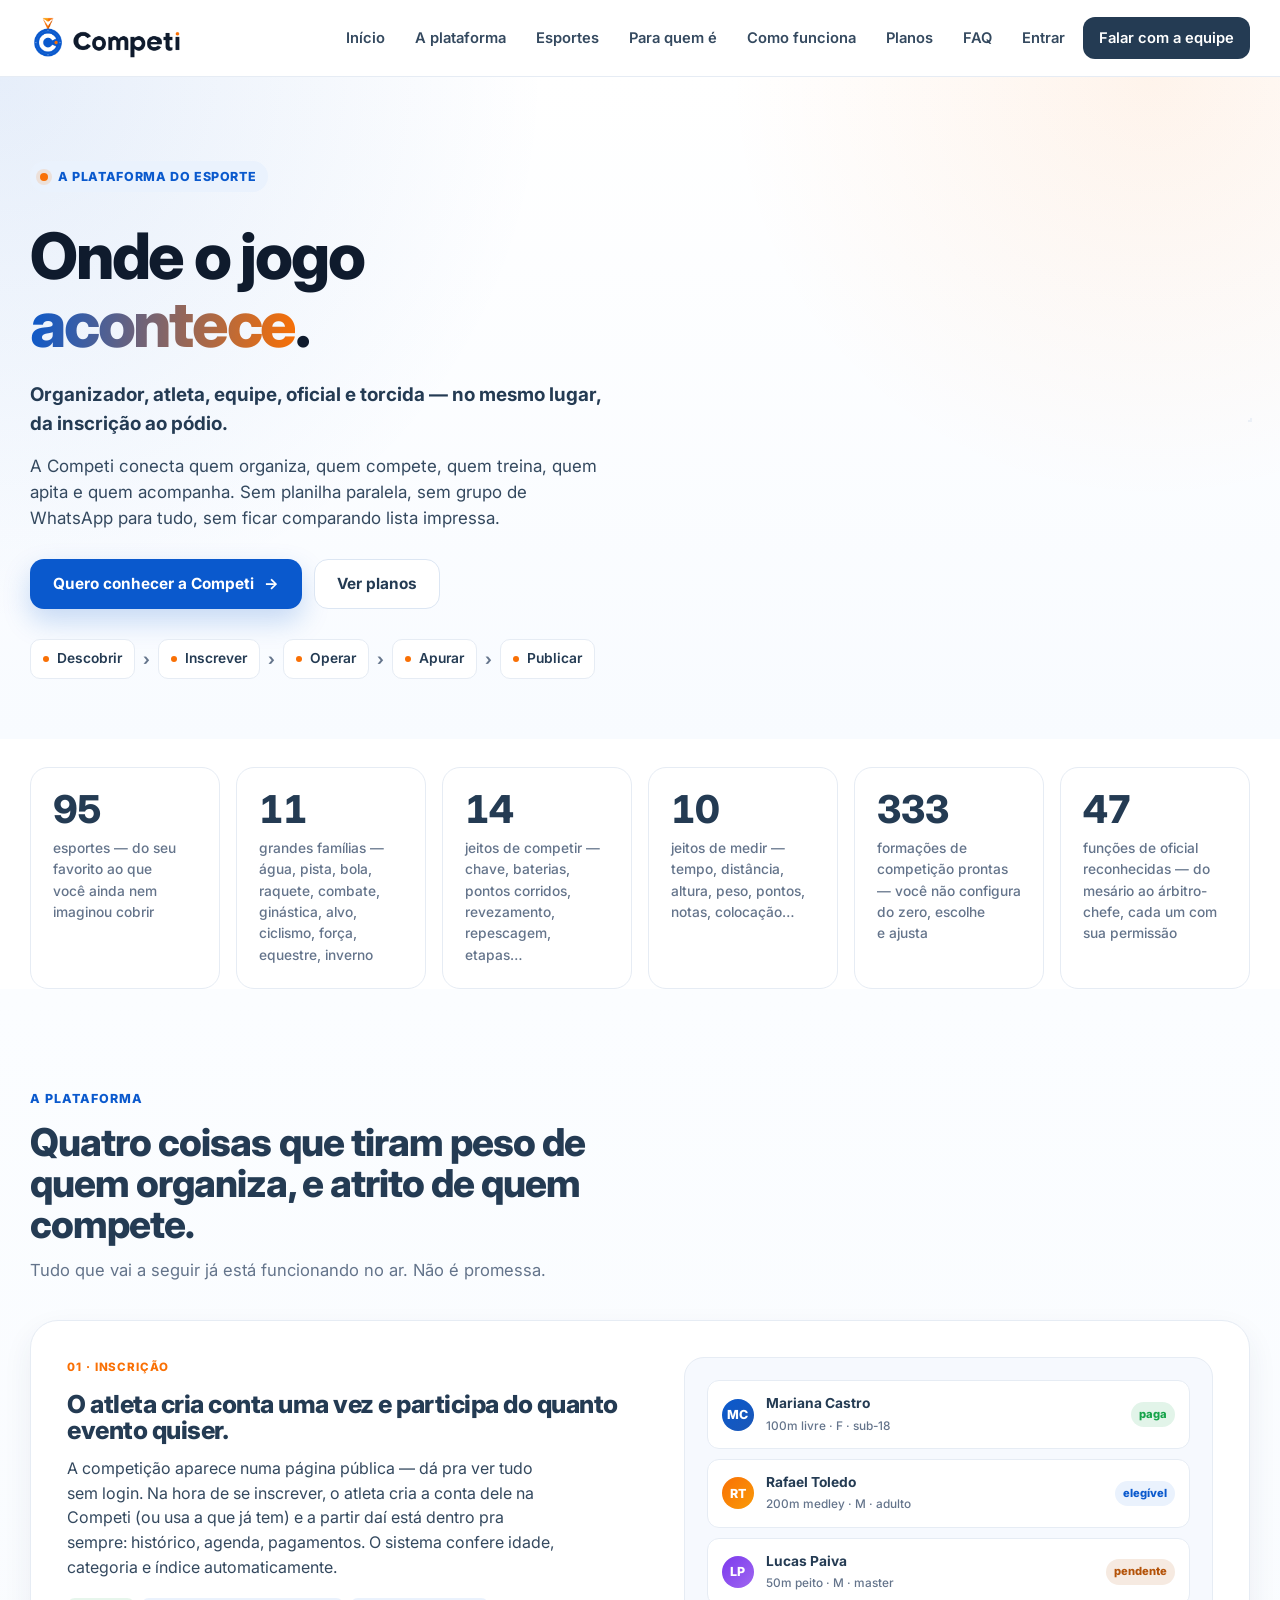
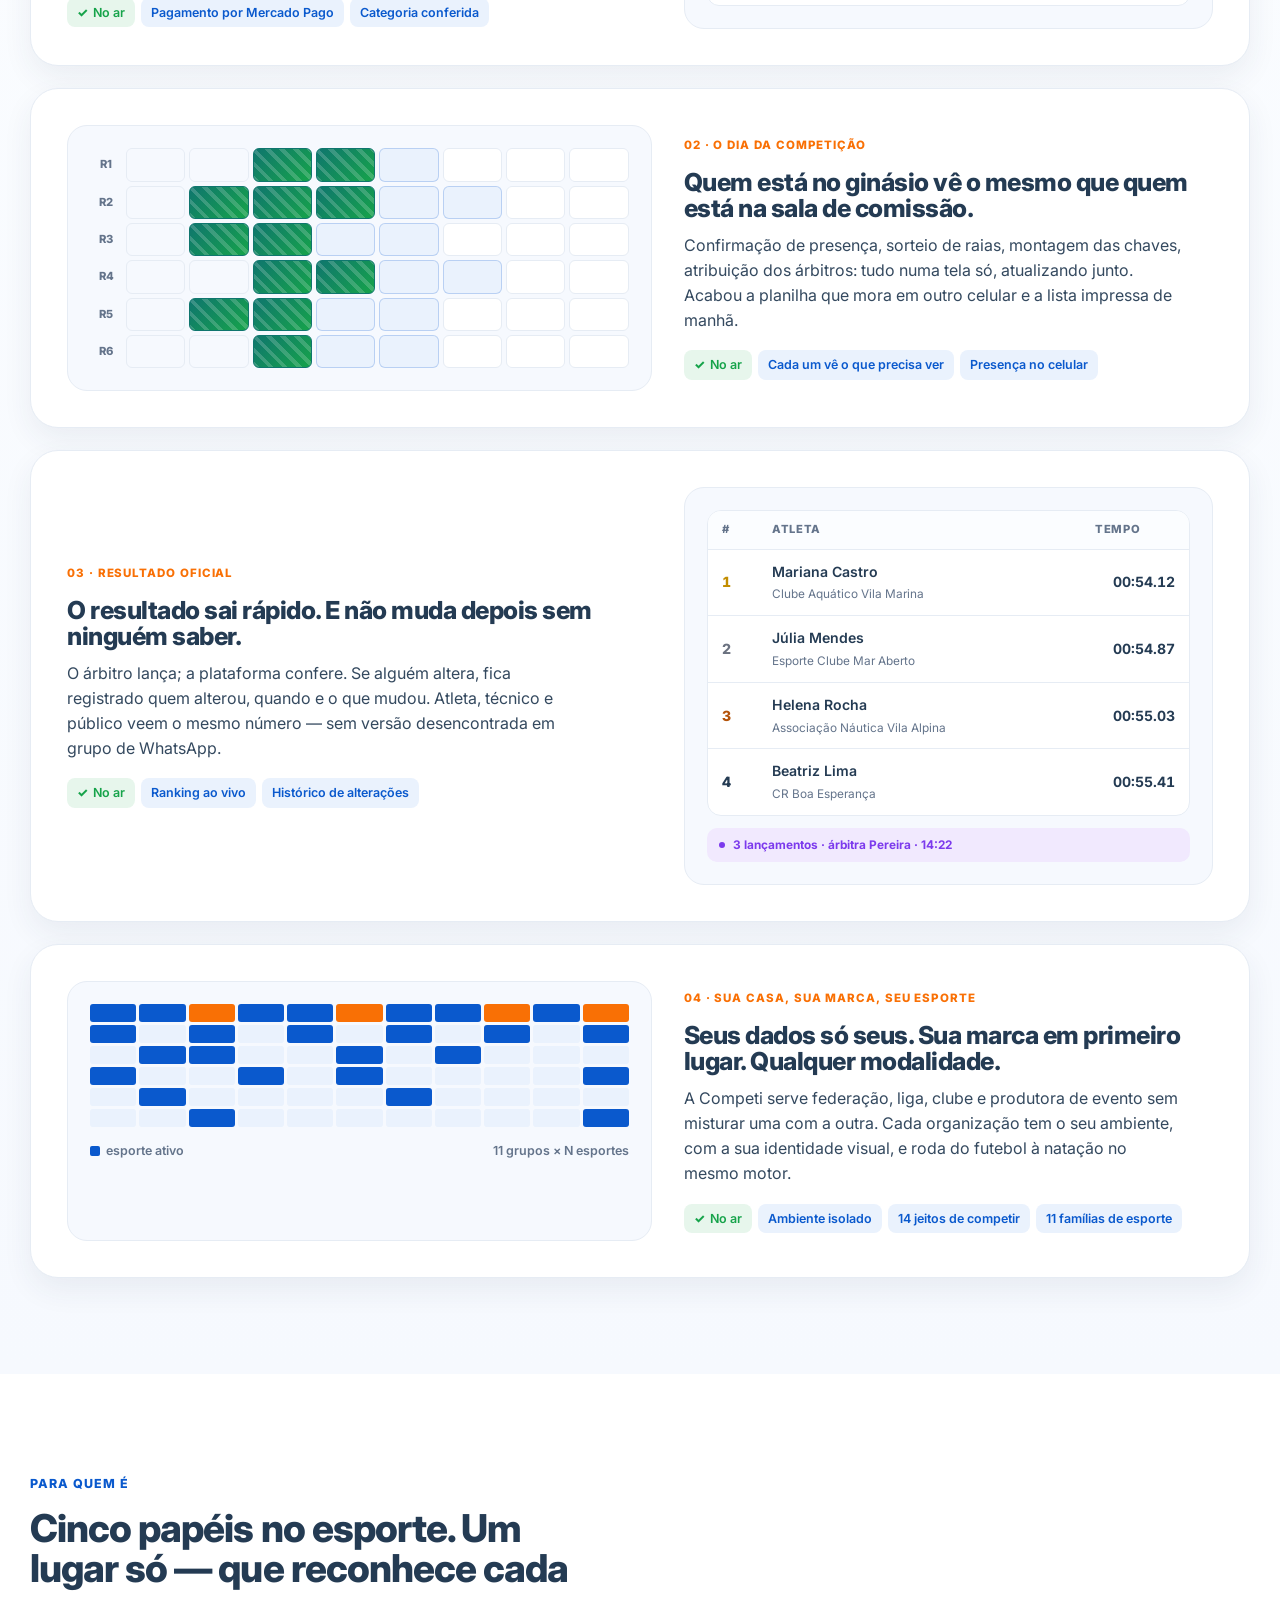
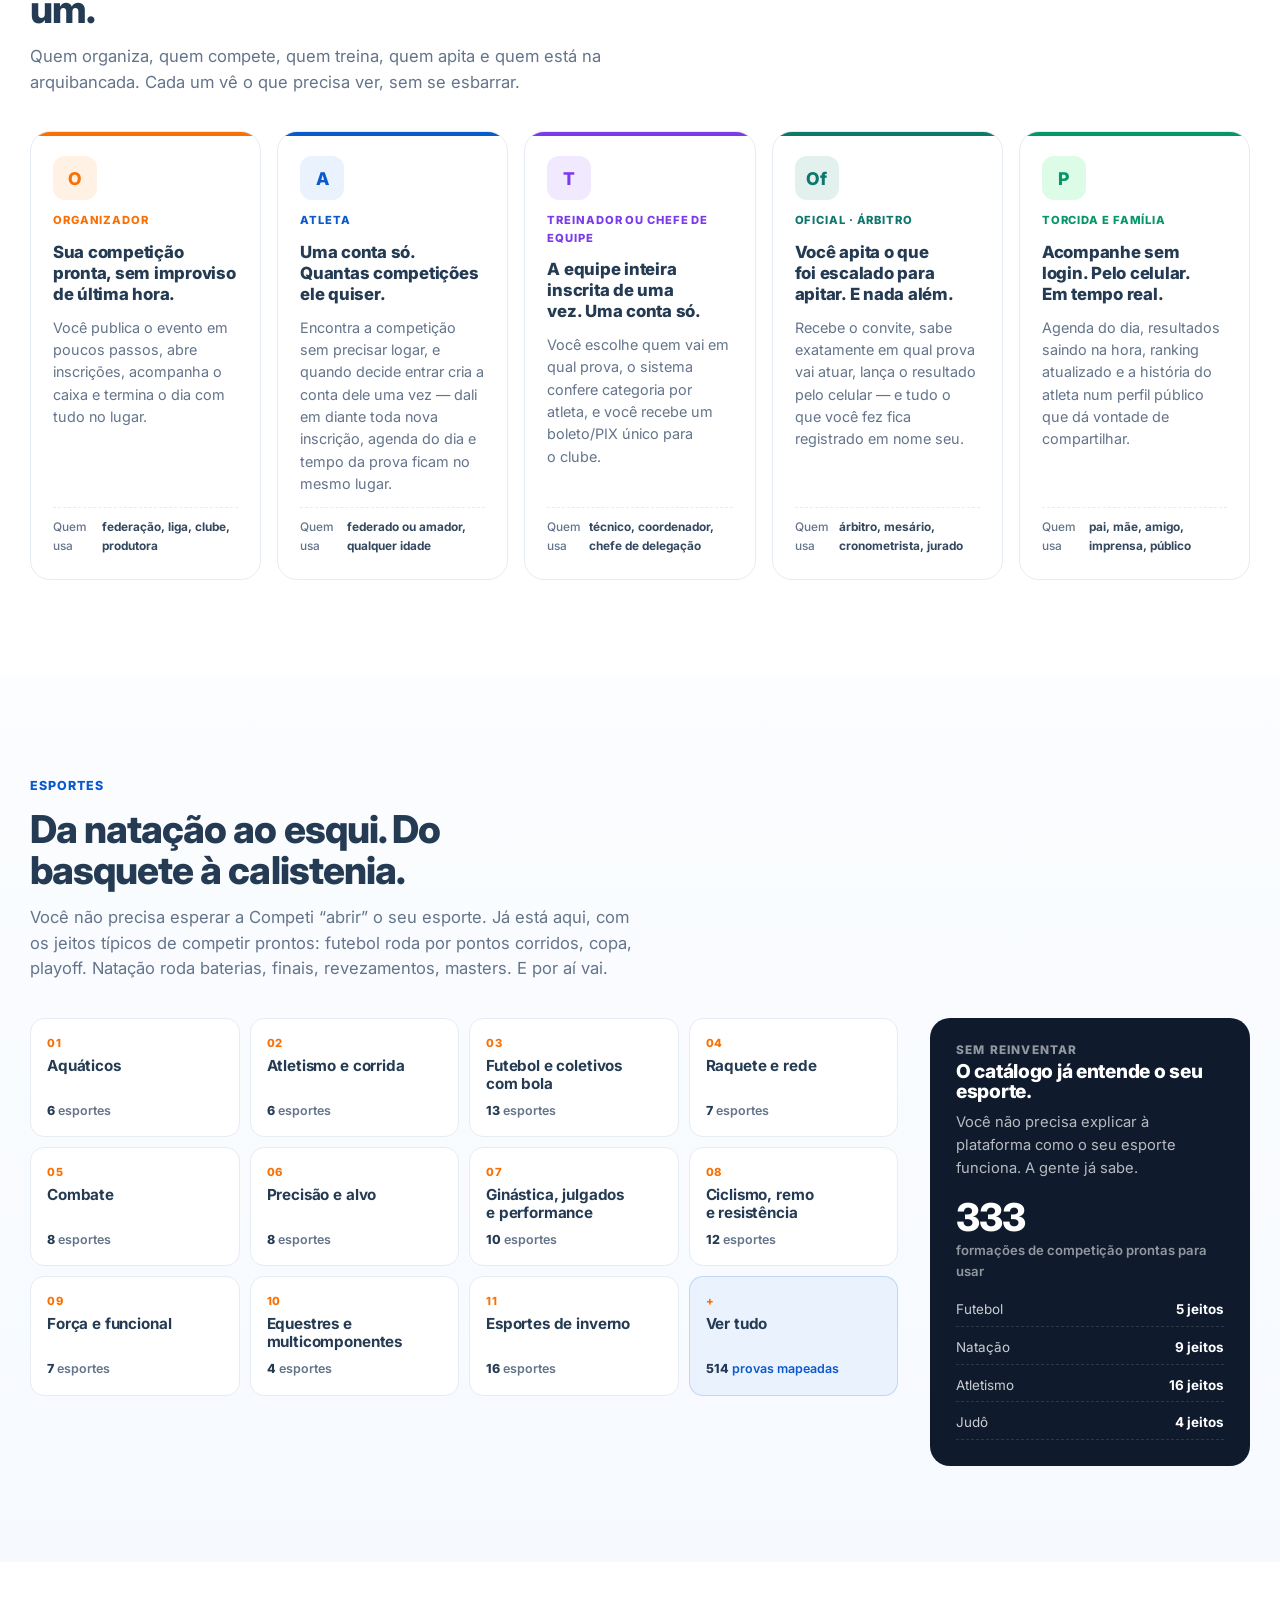
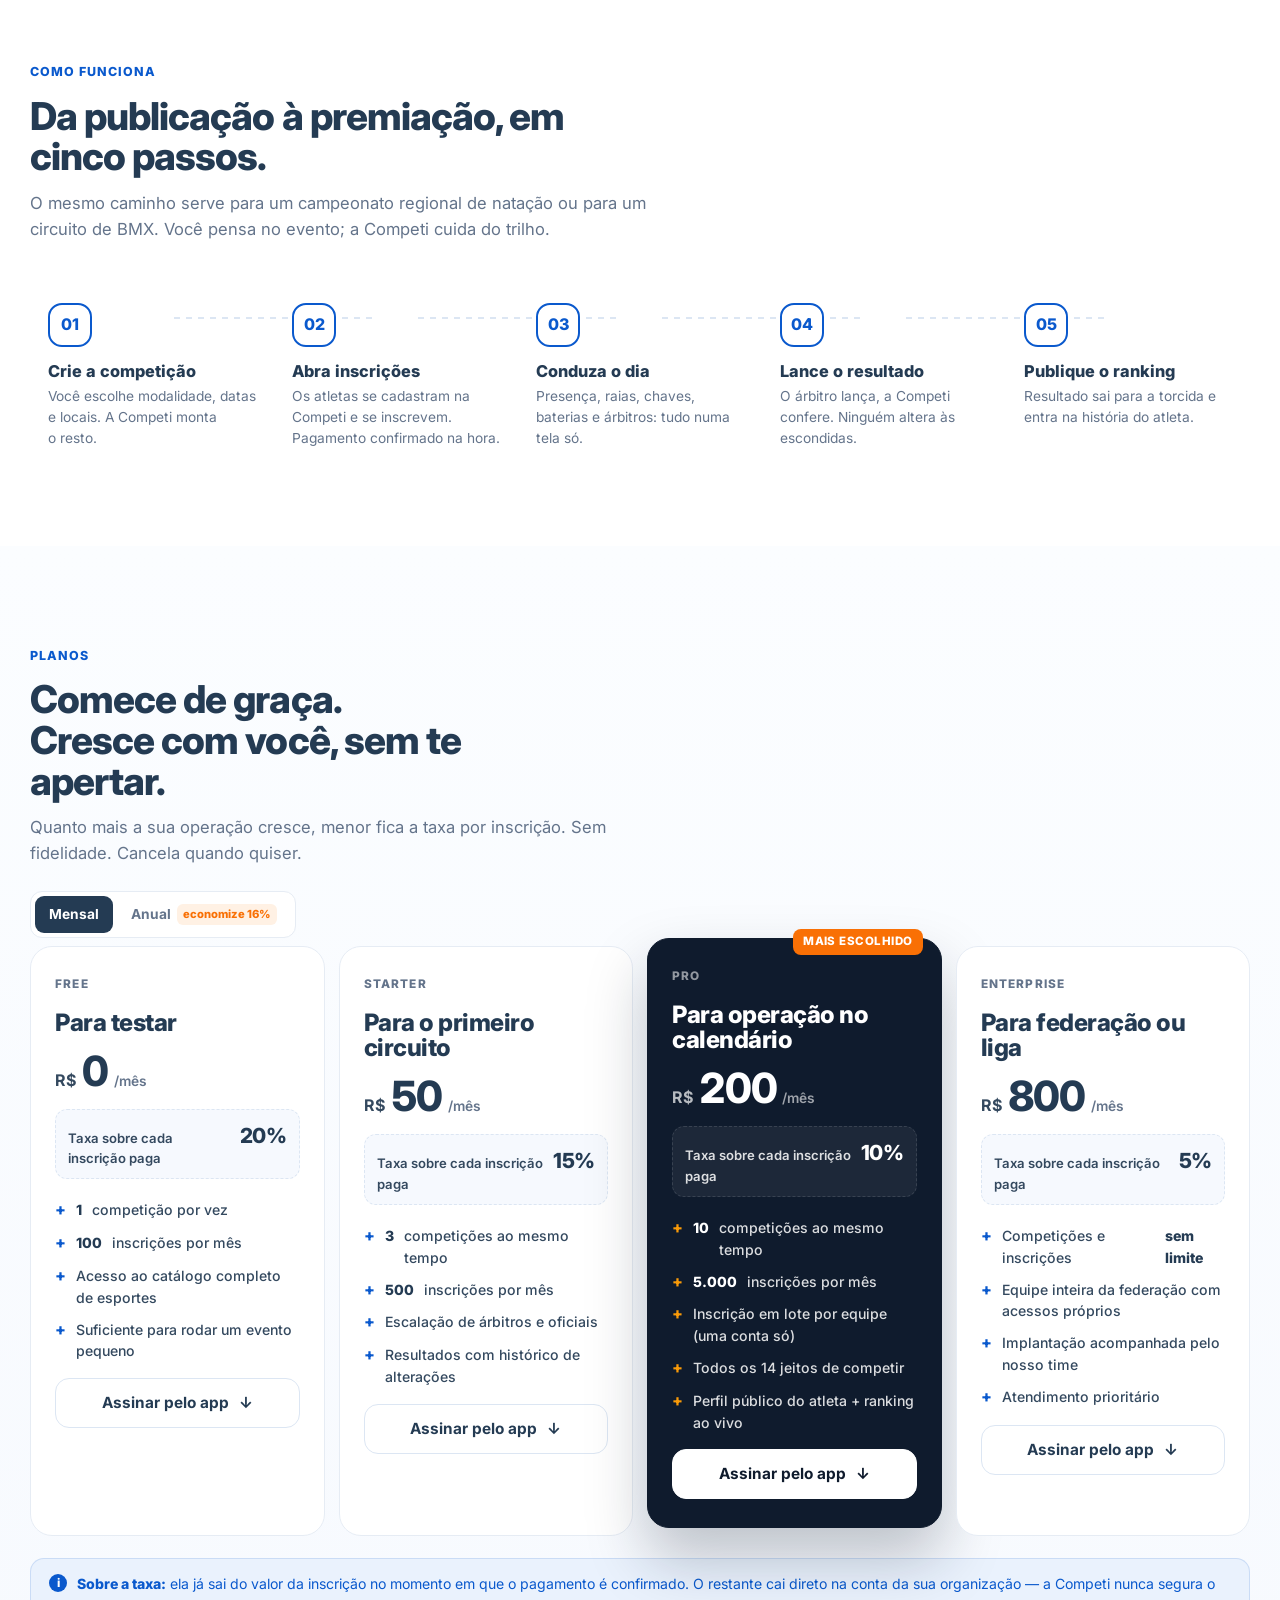
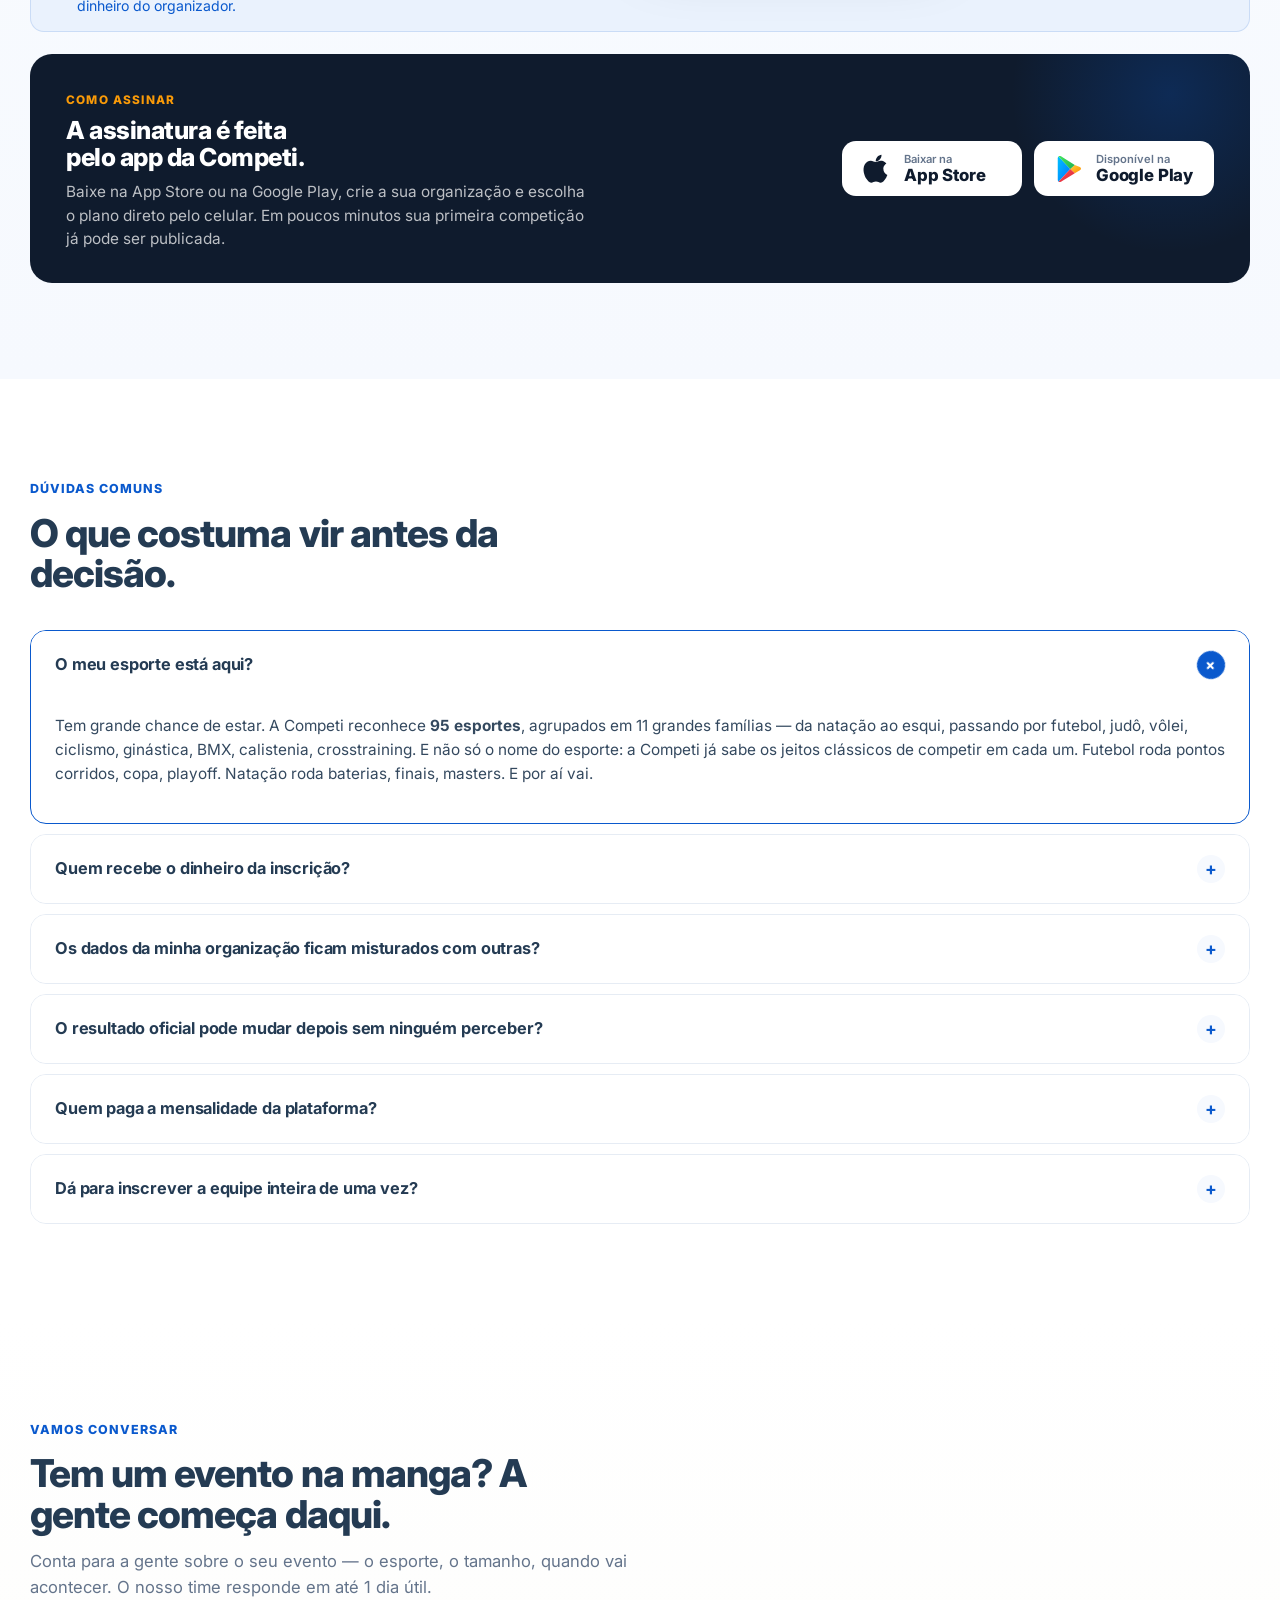
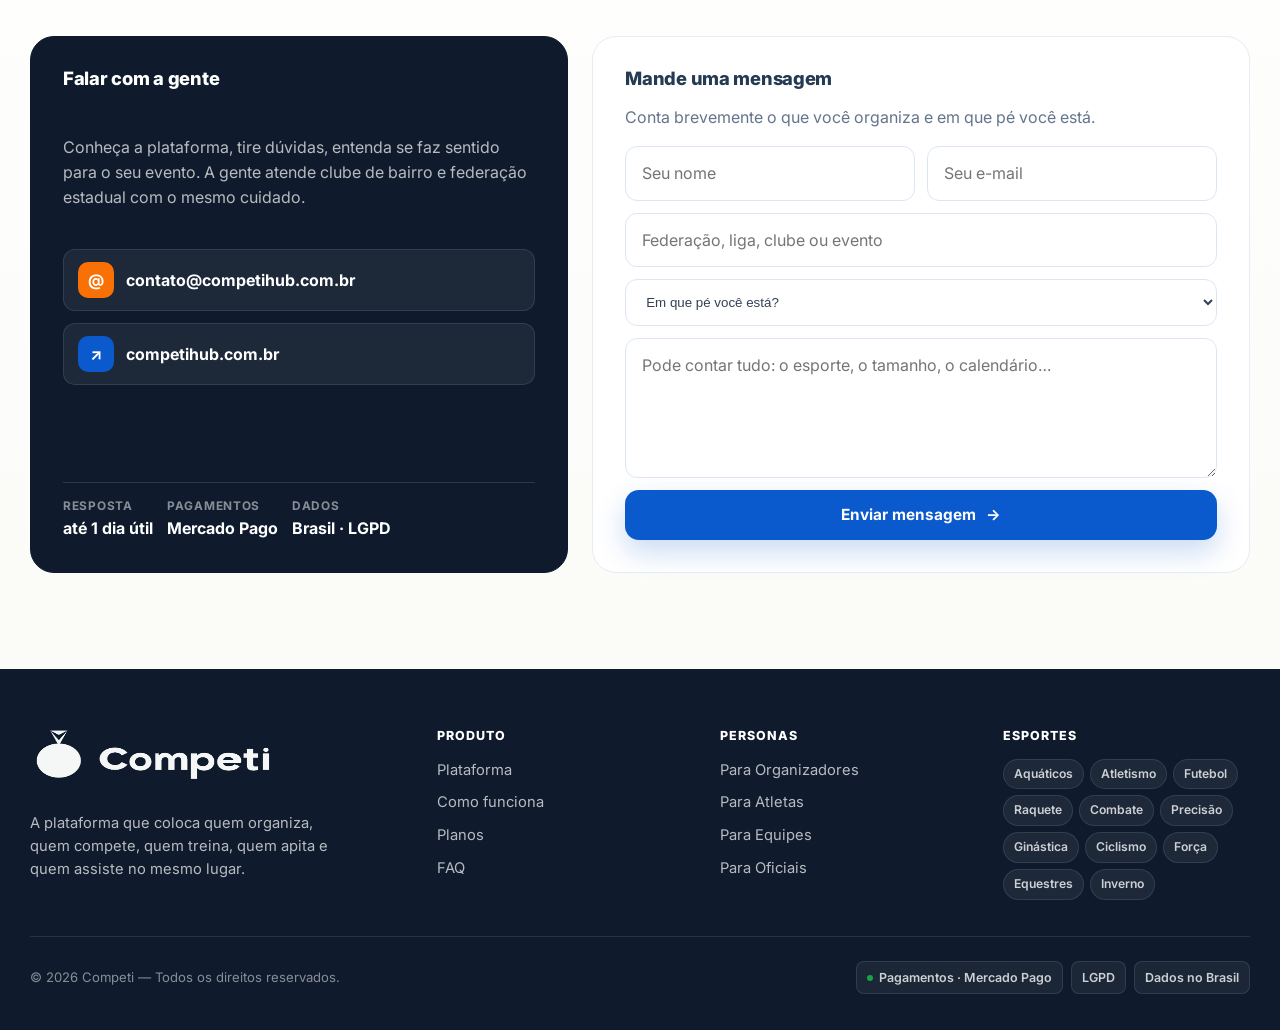
<file: index.html>
<!DOCTYPE html>
<html lang="pt-BR">
<head>
  <meta charset="UTF-8" />
  <meta name="viewport" content="width=device-width, initial-scale=1.0" />
  <title>Competi — O sistema operacional do esporte</title>
  <link rel="icon" type="image/svg+xml" href="assets/brand/favicon.svg" />
  <link rel="icon" type="image/png" sizes="32x32" href="assets/brand/favicon-32.png" />
  <link rel="icon" type="image/png" sizes="16x16" href="assets/brand/favicon-16.png" />
  <link rel="apple-touch-icon" sizes="180x180" href="assets/brand/favicon-180.png" />
  <link rel="icon" type="image/png" href="assets/img/favicon.png" />
  <meta name="description" content="A Competi reúne organizadores, atletas, equipes, oficiais e público em uma só plataforma. Da inscrição ao pódio — em 95 esportes." />
  <meta property="og:title" content="Competi — O sistema operacional do esporte" />
  <meta property="og:description" content="Organizador, atleta, equipe, oficial e torcida — no mesmo lugar. Da inscrição ao pódio em 95 esportes." />
  <meta property="og:image" content="https://www.competihub.com.br/assets/brand/logo-symbol-1024.png" />
  <meta property="og:url" content="https://www.competihub.com.br" />
  <meta property="og:type" content="website" />
  <meta name="twitter:card" content="summary_large_image" />
  <link rel="preconnect" href="https://fonts.googleapis.com" />
  <link rel="preconnect" href="https://fonts.gstatic.com" crossorigin />
  <link href="https://fonts.googleapis.com/css2?family=Inter:wght@400;500;600;700;800;900&display=swap" rel="stylesheet" />
  <link rel="stylesheet" href="assets/css/tokens.css" />
  <link rel="stylesheet" href="assets/css/site.css" />
</head>
<body>

<!-- ========================================================================
     TOPBAR
     ======================================================================== -->
<header class="topbar">
  <div class="container topbar-inner">
    <a href="Inicio.html" class="brand" aria-label="Competi" data-comment-anchor="brand">
      <img src="assets/img/logo-competi-horizontal.png" alt="Competi" class="brand-logo" />
    </a>

    <button class="menu-btn" id="menuBtn" aria-label="Abrir menu">
      <svg viewBox="0 0 24 24" fill="none" stroke="currentColor" stroke-width="2.5" stroke-linecap="round"><line x1="3" y1="6" x2="21" y2="6"/><line x1="3" y1="12" x2="21" y2="12"/><line x1="3" y1="18" x2="21" y2="18"/></svg>
    </button>

    <nav class="nav" id="mainNav">
      <a href="Inicio.html">Início</a>
      <a href="#plataforma" class="active">A plataforma</a>
      <a href="#esportes">Esportes</a>
      <a href="#para-quem">Para quem é</a>
      <a href="#ciclo">Como funciona</a>
      <a href="#planos">Planos</a>
      <a href="#faq">FAQ</a>
      <a href="Entrar.html">Entrar</a>
      <a href="#contato" class="nav-cta">Falar com a equipe</a>
    </nav>
  </div>
</header>

<main>

  <!-- ========================================================================
       1. HERO
       ======================================================================== -->
  <section class="hero" id="home" data-screen-label="01 Hero">
    <div class="container hero-grid">
      <div class="hero-copy">
        <div class="eyebrow">A plataforma do esporte</div>
        <h1>Onde o jogo <span class="accent">acontece</span>.</h1>
        <p class="lead lead-strong">
          Organizador, atleta, equipe, oficial e torcida — no mesmo lugar, da inscrição ao pódio.
        </p>
        <p class="lead">
          A Competi conecta quem organiza, quem compete, quem treina, quem apita e quem acompanha. Sem planilha paralela, sem grupo de WhatsApp para tudo, sem ficar comparando lista impressa.
        </p>

        <div class="hero-actions">
          <a class="btn btn-primary" href="#contato">Quero conhecer a Competi <span class="arr">→</span></a>
          <a class="btn btn-secondary" href="#planos">Ver planos</a>
        </div>

        <div class="cycle-chips">
          <span class="chip"><span class="dot"></span>Descobrir</span>
          <span class="sep">›</span>
          <span class="chip"><span class="dot"></span>Inscrever</span>
          <span class="sep">›</span>
          <span class="chip"><span class="dot"></span>Operar</span>
          <span class="sep">›</span>
          <span class="chip"><span class="dot"></span>Apurar</span>
          <span class="sep">›</span>
          <span class="chip"><span class="dot"></span>Publicar</span>
        </div>
      </div>

      <!-- Hero mosaic — 3 telas (organizador / atleta / operação ao vivo) -->
      <div class="hero-mosaic" aria-hidden="true">
        <!-- Mock organizer (laranja) -->
        <div class="mock mock-organizer">
          <div class="mock-bar">
            <span class="pill tag-orange"></span>
            <span class="pill tag-fill"></span>
          </div>
          <div class="mock-body">
            <div class="mock-h">Painel do organizador</div>
            <div class="mock-row">
              <span class="dot" style="background:var(--persona-organizer)"></span>
              <span class="bar short"></span>
              <span class="stat">147</span>
            </div>
            <div class="mock-row">
              <span class="dot" style="background:var(--brand-blue-600)"></span>
              <span class="bar"></span>
              <span class="stat">R$ 8.4k</span>
            </div>
            <div class="mock-row">
              <span class="dot" style="background:var(--persona-official)"></span>
              <span class="bar short"></span>
              <span class="stat">14 of</span>
            </div>
          </div>
        </div>

        <!-- Mock athlete (azul) -->
        <div class="mock mock-athlete">
          <div class="mock-bar">
            <span class="pill tag-blue"></span>
            <span class="pill tag-fill"></span>
          </div>
          <div class="mock-body">
            <div class="mock-h">Próxima prova</div>
            <div class="mock-sub">Estadual — 14/jun</div>
            <div class="mock-card-bg">100m livre · raia 4</div>
            <div class="mock-cta">Confirmar presença</div>
          </div>
        </div>

        <!-- Mock live ops (verde-petróleo) -->
        <div class="mock mock-live">
          <div class="mock-bar">
            <span class="pill tag-green"></span>
            <span class="pill tag-fill"></span>
          </div>
          <div class="mock-body">
            <div class="mock-lane-grid">
              <span class="lane-n">1</span><span class="lane"></span><span class="lane live"></span><span class="lane live"></span><span class="lane"></span><span class="lane"></span><span class="lane"></span>
              <span class="lane-n">2</span><span class="lane"></span><span class="lane live"></span><span class="lane live"></span><span class="lane live"></span><span class="lane"></span><span class="lane"></span>
              <span class="lane-n">3</span><span class="lane"></span><span class="lane live"></span><span class="lane live"></span><span class="lane"></span><span class="lane"></span><span class="lane"></span>
              <span class="lane-n">4</span><span class="lane"></span><span class="lane"></span><span class="lane live"></span><span class="lane live"></span><span class="lane live"></span><span class="lane"></span>
            </div>
          </div>
        </div>
      </div>
    </div>
  </section>


  <!-- ========================================================================
       2. PROVA SOCIAL NUMÉRICA
       Substitui Venda/Opere/Comunique/Escale com números reais do banco.
       ======================================================================== -->
  <section class="section section-tight" data-screen-label="02 Métricas">
    <div class="container">
      <div class="metrics-grid">
        <article class="metric-card">
          <div class="metric-num">95</div>
          <div class="metric-label">esportes — do seu favorito ao que você ainda nem imaginou cobrir</div>
        </article>
        <article class="metric-card">
          <div class="metric-num">11</div>
          <div class="metric-label">grandes famílias — água, pista, bola, raquete, combate, ginástica, alvo, ciclismo, força, equestre, inverno</div>
        </article>
        <article class="metric-card">
          <div class="metric-num">14</div>
          <div class="metric-label">jeitos de competir — chave, baterias, pontos corridos, revezamento, repescagem, etapas…</div>
        </article>
        <article class="metric-card">
          <div class="metric-num">10</div>
          <div class="metric-label">jeitos de medir — tempo, distância, altura, peso, pontos, notas, colocação…</div>
        </article>
        <article class="metric-card">
          <div class="metric-num">333</div>
          <div class="metric-label">formações de competição prontas — você não configura do zero, escolhe e ajusta</div>
        </article>
        <article class="metric-card">
          <div class="metric-num">47</div>
          <div class="metric-label">funções de oficial reconhecidas — do mesário ao árbitro-chefe, cada um com sua permissão</div>
        </article>
      </div>
    </div>
  </section>


  <!-- ========================================================================
       3. PLATAFORMA — 4 capacidades reais e entregues
       ======================================================================== -->
  <section class="section soft" id="plataforma" data-screen-label="03 Plataforma">
    <div class="container">
      <div class="section-head">
        <span class="section-kicker">A plataforma</span>
        <h2>Quatro coisas que tiram peso de quem organiza, e atrito de quem compete.</h2>
        <p>Tudo que vai a seguir já está funcionando no ar. Não é promessa.</p>
      </div>

      <div class="feature-stack">

        <!-- Capacidade 1 -->
        <article class="feature-row">
          <div>
            <div class="feature-step">01 · Inscrição</div>
            <h3>O atleta cria conta uma vez e participa do quanto evento quiser.</h3>
            <p>A competição aparece numa página pública — dá pra ver tudo sem login. Na hora de se inscrever, o atleta cria a conta dele na Competi (ou usa a que já tem) e a partir daí está dentro pra sempre: histórico, agenda, pagamentos. O sistema confere idade, categoria e índice automaticamente.</p>
            <div class="feature-tags">
              <span class="tag done">No ar</span>
              <span class="tag">Pagamento por Mercado Pago</span>
              <span class="tag">Categoria conferida</span>
            </div>
          </div>
          <div class="feature-vis">
            <div class="viz-inscricao">
              <div class="row">
                <div class="avatar">MC</div>
                <div class="name">Mariana Castro<br><span style="font-size:.74rem;color:var(--muted);font-weight:500">100m livre · F · sub-18</span></div>
                <span class="badge badge-paid">paga</span>
              </div>
              <div class="row">
                <div class="avatar" style="background:linear-gradient(135deg,var(--persona-organizer),var(--brand-orange-400))">RT</div>
                <div class="name">Rafael Toledo<br><span style="font-size:.74rem;color:var(--muted);font-weight:500">200m medley · M · adulto</span></div>
                <span class="badge badge-elig">elegível</span>
              </div>
              <div class="row">
                <div class="avatar" style="background:linear-gradient(135deg,var(--persona-tm),#9F67F0)">LP</div>
                <div class="name">Lucas Paiva<br><span style="font-size:.74rem;color:var(--muted);font-weight:500">50m peito · M · master</span></div>
                <span class="badge badge-pending">pendente</span>
              </div>
            </div>
          </div>
        </article>

        <!-- Capacidade 2 -->
        <article class="feature-row reverse">
          <div>
            <div class="feature-step">02 · O dia da competição</div>
            <h3>Quem está no ginásio vê o mesmo que quem está na sala de comissão.</h3>
            <p>Confirmação de presença, sorteio de raias, montagem das chaves, atribuição dos árbitros: tudo numa tela só, atualizando junto. Acabou a planilha que mora em outro celular e a lista impressa de manhã.</p>
            <div class="feature-tags">
              <span class="tag done">No ar</span>
              <span class="tag">Cada um vê o que precisa ver</span>
              <span class="tag">Presença no celular</span>
            </div>
          </div>
          <div class="feature-vis">
            <div class="viz-lanes">
              <span class="ln">R1</span>
              <span class="cell done"></span><span class="cell done"></span><span class="cell live"></span><span class="cell live"></span><span class="cell next"></span><span class="cell"></span><span class="cell"></span><span class="cell"></span>
              <span class="ln">R2</span>
              <span class="cell done"></span><span class="cell live"></span><span class="cell live"></span><span class="cell live"></span><span class="cell next"></span><span class="cell next"></span><span class="cell"></span><span class="cell"></span>
              <span class="ln">R3</span>
              <span class="cell done"></span><span class="cell live"></span><span class="cell live"></span><span class="cell next"></span><span class="cell next"></span><span class="cell"></span><span class="cell"></span><span class="cell"></span>
              <span class="ln">R4</span>
              <span class="cell done"></span><span class="cell done"></span><span class="cell live"></span><span class="cell live"></span><span class="cell next"></span><span class="cell next"></span><span class="cell"></span><span class="cell"></span>
              <span class="ln">R5</span>
              <span class="cell done"></span><span class="cell live"></span><span class="cell live"></span><span class="cell next"></span><span class="cell next"></span><span class="cell"></span><span class="cell"></span><span class="cell"></span>
              <span class="ln">R6</span>
              <span class="cell done"></span><span class="cell done"></span><span class="cell live"></span><span class="cell next"></span><span class="cell next"></span><span class="cell"></span><span class="cell"></span><span class="cell"></span>
            </div>
          </div>
        </article>

        <!-- Capacidade 3 -->
        <article class="feature-row">
          <div>
            <div class="feature-step">03 · Resultado oficial</div>
            <h3>O resultado sai rápido. E não muda depois sem ninguém saber.</h3>
            <p>O árbitro lança; a plataforma confere. Se alguém altera, fica registrado quem alterou, quando e o que mudou. Atleta, técnico e público veem o mesmo número — sem versão desencontrada em grupo de WhatsApp.</p>
            <div class="feature-tags">
              <span class="tag done">No ar</span>
              <span class="tag">Ranking ao vivo</span>
              <span class="tag">Histórico de alterações</span>
            </div>
          </div>
          <div class="feature-vis">
            <div class="viz-results">
              <div class="hd"><span>#</span><span>Atleta</span><span>Tempo</span></div>
              <div class="rr">
                <span class="pos gold">1</span>
                <span><span class="athl">Mariana Castro</span><br><span class="tm">Clube Aquático Vila Marina</span></span>
                <span class="time">00:54.12</span>
              </div>
              <div class="rr">
                <span class="pos silver">2</span>
                <span><span class="athl">Júlia Mendes</span><br><span class="tm">Esporte Clube Mar Aberto</span></span>
                <span class="time">00:54.87</span>
              </div>
              <div class="rr">
                <span class="pos bronze">3</span>
                <span><span class="athl">Helena Rocha</span><br><span class="tm">Associação Náutica Vila Alpina</span></span>
                <span class="time">00:55.03</span>
              </div>
              <div class="rr">
                <span class="pos">4</span>
                <span><span class="athl">Beatriz Lima</span><br><span class="tm">CR Boa Esperança</span></span>
                <span class="time">00:55.41</span>
              </div>
            </div>
            <div class="audit" style="margin-top:12px;padding:8px 12px;background:var(--persona-tm-050);border-radius:10px;font-size:.74rem;color:var(--persona-tm);font-weight:700;display:flex;align-items:center;gap:8px">
              <span class="dot" style="width:6px;height:6px;border-radius:999px;background:var(--persona-tm)"></span>
              3 lançamentos · árbitra Pereira · 14:22
            </div>
          </div>
        </article>

        <!-- Capacidade 4 -->
        <article class="feature-row reverse">
          <div>
            <div class="feature-step">04 · Sua casa, sua marca, seu esporte</div>
            <h3>Seus dados só seus. Sua marca em primeiro lugar. Qualquer modalidade.</h3>
            <p>A Competi serve federação, liga, clube e produtora de evento sem misturar uma com a outra. Cada organização tem o seu ambiente, com a sua identidade visual, e roda do futebol à natação no mesmo motor.</p>
            <div class="feature-tags">
              <span class="tag done">No ar</span>
              <span class="tag">Ambiente isolado</span>
              <span class="tag">14 jeitos de competir</span>
              <span class="tag">11 famílias de esporte</span>
            </div>
          </div>
          <div class="feature-vis">
            <div class="viz-multi" id="vizMulti"></div>
            <div style="margin-top:14px;font-size:.78rem;color:var(--muted);font-weight:600;display:flex;justify-content:space-between">
              <span><span style="display:inline-block;width:10px;height:10px;background:var(--brand-blue-600);border-radius:2px;vertical-align:-1px;margin-right:6px"></span>esporte ativo</span>
              <span>11 grupos × N esportes</span>
            </div>
          </div>
        </article>

      </div>
    </div>
  </section>


  <!-- ========================================================================
       4. PARA QUEM É — 5 personas
       ======================================================================== -->
  <section class="section" id="para-quem" data-screen-label="04 Personas">
    <div class="container">
      <div class="section-head">
        <span class="section-kicker">Para quem é</span>
        <h2>Cinco papéis no esporte. Um lugar só — que reconhece cada um.</h2>
        <p>Quem organiza, quem compete, quem treina, quem apita e quem está na arquibancada. Cada um vê o que precisa ver, sem se esbarrar.</p>
      </div>

      <div class="persona-grid">
        <article class="persona-card is-organizer">
          <div class="persona-mark">O</div>
          <div class="persona-name">Organizador</div>
          <h3>Sua competição pronta, sem improviso de última hora.</h3>
          <p>Você publica o evento em poucos passos, abre inscrições, acompanha o caixa e termina o dia com tudo no lugar.</p>
          <div class="persona-meta"><span class="key">Quem usa</span> federação, liga, clube, produtora</div>
        </article>

        <article class="persona-card is-athlete">
          <div class="persona-mark">A</div>
          <div class="persona-name">Atleta</div>
          <h3>Uma conta só. Quantas competições ele quiser.</h3>
          <p>Encontra a competição sem precisar logar, e quando decide entrar cria a conta dele uma vez — dali em diante toda nova inscrição, agenda do dia e tempo da prova ficam no mesmo lugar.</p>
          <div class="persona-meta"><span class="key">Quem usa</span> federado ou amador, qualquer idade</div>
        </article>

        <article class="persona-card is-tm">
          <div class="persona-mark">T</div>
          <div class="persona-name">Treinador ou Chefe de Equipe</div>
          <h3>A equipe inteira inscrita de uma vez. Uma conta só.</h3>
          <p>Você escolhe quem vai em qual prova, o sistema confere categoria por atleta, e você recebe um boleto/PIX único para o clube.</p>
          <div class="persona-meta"><span class="key">Quem usa</span> técnico, coordenador, chefe de delegação</div>
        </article>

        <article class="persona-card is-official">
          <div class="persona-mark">Of</div>
          <div class="persona-name">Oficial · Árbitro</div>
          <h3>Você apita o que foi escalado para apitar. E nada além.</h3>
          <p>Recebe o convite, sabe exatamente em qual prova vai atuar, lança o resultado pelo celular — e tudo o que você fez fica registrado em nome seu.</p>
          <div class="persona-meta"><span class="key">Quem usa</span> árbitro, mesário, cronometrista, jurado</div>
        </article>

        <article class="persona-card is-public">
          <div class="persona-mark">P</div>
          <div class="persona-name">Torcida e família</div>
          <h3>Acompanhe sem login. Pelo celular. Em tempo real.</h3>
          <p>Agenda do dia, resultados saindo na hora, ranking atualizado e a história do atleta num perfil público que dá vontade de compartilhar.</p>
          <div class="persona-meta"><span class="key">Quem usa</span> pai, mãe, amigo, imprensa, público</div>
        </article>
      </div>
    </div>
  </section>


  <!-- ========================================================================
       5. ESPORTES QUE RODAM HOJE — 11 grupos
       ======================================================================== -->
  <section class="section soft" id="esportes" data-screen-label="05 Esportes">
    <div class="container">
      <div class="section-head">
        <span class="section-kicker">Esportes</span>
        <h2>Da natação ao esqui. Do basquete à calistenia.</h2>
        <p>Você não precisa esperar a Competi “abrir” o seu esporte. Já está aqui, com os jeitos típicos de competir prontos: futebol roda por pontos corridos, copa, playoff. Natação roda baterias, finais, revezamentos, masters. E por aí vai.</p>
      </div>

      <div class="sports-wrap">
        <div class="sports-grid">
          <button class="sport-chip">
            <span class="n">01</span>
            <span class="title">Aquáticos</span>
            <span class="count"><strong>6</strong> esportes</span>
          </button>
          <button class="sport-chip">
            <span class="n">02</span>
            <span class="title">Atletismo e corrida</span>
            <span class="count"><strong>6</strong> esportes</span>
          </button>
          <button class="sport-chip">
            <span class="n">03</span>
            <span class="title">Futebol e coletivos com bola</span>
            <span class="count"><strong>13</strong> esportes</span>
          </button>
          <button class="sport-chip">
            <span class="n">04</span>
            <span class="title">Raquete e rede</span>
            <span class="count"><strong>7</strong> esportes</span>
          </button>
          <button class="sport-chip">
            <span class="n">05</span>
            <span class="title">Combate</span>
            <span class="count"><strong>8</strong> esportes</span>
          </button>
          <button class="sport-chip">
            <span class="n">06</span>
            <span class="title">Precisão e alvo</span>
            <span class="count"><strong>8</strong> esportes</span>
          </button>
          <button class="sport-chip">
            <span class="n">07</span>
            <span class="title">Ginástica, julgados e performance</span>
            <span class="count"><strong>10</strong> esportes</span>
          </button>
          <button class="sport-chip">
            <span class="n">08</span>
            <span class="title">Ciclismo, remo e resistência</span>
            <span class="count"><strong>12</strong> esportes</span>
          </button>
          <button class="sport-chip">
            <span class="n">09</span>
            <span class="title">Força e funcional</span>
            <span class="count"><strong>7</strong> esportes</span>
          </button>
          <button class="sport-chip">
            <span class="n">10</span>
            <span class="title">Equestres e multicomponentes</span>
            <span class="count"><strong>4</strong> esportes</span>
          </button>
          <button class="sport-chip">
            <span class="n">11</span>
            <span class="title">Esportes de inverno</span>
            <span class="count"><strong>16</strong> esportes</span>
          </button>
          <button class="sport-chip" style="background:var(--brand-blue-050);border-color:rgba(10,89,205,0.18)">
            <span class="n">+</span>
            <span class="title">Ver tudo</span>
            <span class="count" style="color:var(--brand-blue-600)"><strong>514</strong> provas mapeadas</span>
          </button>
        </div>

        <aside class="sports-aside">
          <h4 style="font-size:.74rem;letter-spacing:.1em;text-transform:uppercase;color:rgba(255,255,255,0.55);margin:0 0 4px;font-weight:800">Sem reinventar</h4>
          <h3>O catálogo já entende o seu esporte.</h3>
          <p>Você não precisa explicar à plataforma como o seu esporte funciona. A gente já sabe.</p>

          <div class="big">333</div>
          <div class="big-sub">formações de competição prontas para usar</div>

          <ul>
            <li>Futebol <strong>5 jeitos</strong></li>
            <li>Natação <strong>9 jeitos</strong></li>
            <li>Atletismo <strong>16 jeitos</strong></li>
            <li>Judô <strong>4 jeitos</strong></li>
          </ul>
        </aside>
      </div>
    </div>
  </section>


  <!-- ========================================================================
       6. COMO FUNCIONA O CICLO — 5 marcos
       ======================================================================== -->
  <section class="section" id="ciclo" data-screen-label="06 Ciclo">
    <div class="container">
      <div class="section-head">
        <span class="section-kicker">Como funciona</span>
        <h2>Da publicação à premiação, em cinco passos.</h2>
        <p>O mesmo caminho serve para um campeonato regional de natação ou para um circuito de BMX. Você pensa no evento; a Competi cuida do trilho.</p>
      </div>

      <div class="cycle">
        <div class="cycle-step">
          <div class="cycle-num">01</div>
          <h4>Crie a competição</h4>
          <p>Você escolhe modalidade, datas e locais. A Competi monta o resto.</p>
        </div>
        <div class="cycle-step">
          <div class="cycle-num">02</div>
          <h4>Abra inscrições</h4>
          <p>Os atletas se cadastram na Competi e se inscrevem. Pagamento confirmado na hora.</p>
        </div>
        <div class="cycle-step">
          <div class="cycle-num">03</div>
          <h4>Conduza o dia</h4>
          <p>Presença, raias, chaves, baterias e árbitros: tudo numa tela só.</p>
        </div>
        <div class="cycle-step">
          <div class="cycle-num">04</div>
          <h4>Lance o resultado</h4>
          <p>O árbitro lança, a Competi confere. Ninguém altera às escondidas.</p>
        </div>
        <div class="cycle-step">
          <div class="cycle-num">05</div>
          <h4>Publique o ranking</h4>
          <p>Resultado sai para a torcida e entra na história do atleta.</p>
        </div>
      </div>
    </div>
  </section>


  <!-- ========================================================================
       7. PLANOS — refletindo billing.SubscriptionPlans
       ======================================================================== -->
  <section class="section soft" id="planos" data-screen-label="07 Planos">
    <div class="container">
      <div class="section-head plans-head" style="margin-bottom:8px">
        <div>
          <span class="section-kicker">Planos</span>
          <h2>Comece de graça.<br>Cresce com você, sem te apertar.</h2>
          <p style="color:var(--muted)">Quanto mais a sua operação cresce, menor fica a taxa por inscrição. Sem fidelidade. Cancela quando quiser.</p>
        </div>

        <div class="billing-toggle" role="tablist">
          <button id="billMonthly" class="active" type="button" role="tab">Mensal</button>
          <button id="billYearly" type="button" role="tab">Anual <span class="save">economize 16%</span></button>
        </div>
      </div>

      <div class="pricing-grid">

        <!-- Free -->
        <article class="pricing-card" data-plan="free">
          <div class="plan-name">Free</div>
          <h3>Para testar</h3>
          <div class="price-block">
            <span class="price-currency">R$</span>
            <span class="price-value" data-monthly="0" data-yearly="0">0</span>
            <span class="price-period" data-period>/mês</span>
          </div>
          <div class="plan-fee">
            <span>Taxa sobre cada inscrição paga</span>
            <span class="fee-num">20%</span>
          </div>
          <ul class="plan-feat">
            <li><strong>1</strong> competição por vez</li>
            <li><strong>100</strong> inscrições por mês</li>
            <li>Acesso ao catálogo completo de esportes</li>
            <li>Suficiente para rodar um evento pequeno</li>
          </ul>
          <a class="btn btn-secondary" href="#baixar-app">Assinar pelo app <span class="arr">↓</span></a>
        </article>

        <!-- Starter -->
        <article class="pricing-card" data-plan="starter">
          <div class="plan-name">Starter</div>
          <h3>Para o primeiro circuito</h3>
          <div class="price-block">
            <span class="price-currency">R$</span>
            <span class="price-value" data-monthly="50" data-yearly="42">50</span>
            <span class="price-period" data-period>/mês</span>
          </div>
          <div class="plan-fee">
            <span>Taxa sobre cada inscrição paga</span>
            <span class="fee-num">15%</span>
          </div>
          <ul class="plan-feat">
            <li><strong>3</strong> competições ao mesmo tempo</li>
            <li><strong>500</strong> inscrições por mês</li>
            <li>Escalação de árbitros e oficiais</li>
            <li>Resultados com histórico de alterações</li>
          </ul>
          <a class="btn btn-secondary" href="#baixar-app">Assinar pelo app <span class="arr">↓</span></a>
        </article>

        <!-- Pro -->
        <article class="pricing-card featured" data-plan="pro">
          <span class="plan-tag">Mais escolhido</span>
          <div class="plan-name">Pro</div>
          <h3>Para operação no calendário</h3>
          <div class="price-block">
            <span class="price-currency">R$</span>
            <span class="price-value" data-monthly="200" data-yearly="167">200</span>
            <span class="price-period" data-period>/mês</span>
          </div>
          <div class="plan-fee">
            <span>Taxa sobre cada inscrição paga</span>
            <span class="fee-num">10%</span>
          </div>
          <ul class="plan-feat">
            <li><strong>10</strong> competições ao mesmo tempo</li>
            <li><strong>5.000</strong> inscrições por mês</li>
            <li>Inscrição em lote por equipe (uma conta só)</li>
            <li>Todos os 14 jeitos de competir</li>
            <li>Perfil público do atleta + ranking ao vivo</li>
          </ul>
          <a class="btn btn-secondary" href="#baixar-app">Assinar pelo app <span class="arr">↓</span></a>
        </article>

        <!-- Enterprise -->
        <article class="pricing-card" data-plan="enterprise">
          <div class="plan-name">Enterprise</div>
          <h3>Para federação ou liga</h3>
          <div class="price-block">
            <span class="price-currency">R$</span>
            <span class="price-value" data-monthly="800" data-yearly="667">800</span>
            <span class="price-period" data-period>/mês</span>
          </div>
          <div class="plan-fee">
            <span>Taxa sobre cada inscrição paga</span>
            <span class="fee-num">5%</span>
          </div>
          <ul class="plan-feat">
            <li>Competições e inscrições <strong>sem limite</strong></li>
            <li>Equipe inteira da federação com acessos próprios</li>
            <li>Implantação acompanhada pelo nosso time</li>
            <li>Atendimento prioritário</li>
          </ul>
          <a class="btn btn-secondary" href="#baixar-app">Assinar pelo app <span class="arr">↓</span></a>
        </article>

      </div>

      <div class="plans-foot-note">
        <span class="ico">i</span>
        <span>
          <strong>Sobre a taxa:</strong> ela já sai do valor da inscrição no momento em que o pagamento é confirmado. O restante cai direto na conta da sua organização — a Competi nunca segura o dinheiro do organizador.
        </span>
      </div>

      <!-- Baixar o app — a assinatura acontece no app -->
      <div class="app-download" id="baixar-app">
        <div class="app-download-copy">
          <span class="app-download-kicker">Como assinar</span>
          <h3>A assinatura é feita pelo app da Competi.</h3>
          <p>Baixe na App Store ou na Google Play, crie a sua organização e escolha o plano direto pelo celular. Em poucos minutos sua primeira competição já pode ser publicada.</p>
        </div>
        <div class="app-download-badges">
          <a href="https://apps.apple.com/br/app/competi" class="store-badge" target="_blank" rel="noopener" aria-label="Baixar na App Store">
            <svg class="store-ico" viewBox="0 0 24 24" fill="currentColor" aria-hidden="true"><path d="M17.05 12.04c-.03-2.93 2.39-4.34 2.5-4.41-1.36-2-3.48-2.27-4.24-2.3-1.81-.18-3.53 1.07-4.45 1.07-.92 0-2.34-1.04-3.84-1.01-1.98.03-3.8 1.15-4.82 2.92-2.05 3.56-.53 8.82 1.47 11.71.98 1.42 2.15 3 3.69 2.94 1.48-.06 2.04-.96 3.83-.96 1.79 0 2.29.96 3.86.93 1.59-.03 2.6-1.44 3.58-2.86 1.12-1.64 1.59-3.23 1.61-3.31-.04-.02-3.09-1.19-3.12-4.72zM14.4 4.27c.8-.97 1.34-2.32 1.19-3.66-1.15.05-2.55.77-3.38 1.74-.74.86-1.39 2.23-1.22 3.55 1.28.1 2.6-.65 3.41-1.63z"/></svg>
            <div class="store-text">
              <span class="store-pre">Baixar na</span>
              <strong class="store-name">App Store</strong>
            </div>
          </a>
          <a href="https://play.google.com/store/apps/details?id=br.com.competi.app" class="store-badge" target="_blank" rel="noopener" aria-label="Disponível na Google Play">
            <svg class="store-ico" viewBox="0 0 24 24" aria-hidden="true">
              <defs>
                <linearGradient id="gpA" x1="0" y1="0" x2="1" y2="1"><stop offset="0" stop-color="#00C2FF"/><stop offset="1" stop-color="#0073FF"/></linearGradient>
                <linearGradient id="gpB" x1="0" y1="0" x2="1" y2="1"><stop offset="0" stop-color="#FFCE3D"/><stop offset="1" stop-color="#FF9100"/></linearGradient>
                <linearGradient id="gpC" x1="0" y1="0" x2="1" y2="1"><stop offset="0" stop-color="#FF4F4F"/><stop offset="1" stop-color="#D7263D"/></linearGradient>
                <linearGradient id="gpD" x1="0" y1="0" x2="1" y2="1"><stop offset="0" stop-color="#43E660"/><stop offset="1" stop-color="#1FB04F"/></linearGradient>
              </defs>
              <path d="M3.6 1.9c-.4.3-.6.8-.6 1.5v17.2c0 .7.2 1.2.6 1.5L13 12 3.6 1.9z" fill="url(#gpA)"/>
              <path d="M16.6 8.7L13 12l3.6 3.3 4.1-2.4c1.2-.7 1.2-1.8 0-2.5l-4.1-1.7z" fill="url(#gpB)"/>
              <path d="M3.6 22.1c.5.4 1.2.4 2 .1l11-6.9L13 12 3.6 22.1z" fill="url(#gpC)"/>
              <path d="M5.6 1.8c-.8-.4-1.5-.3-2 .1L13 12l3.6-3.3-11-6.9z" fill="url(#gpD)"/>
            </svg>
            <div class="store-text">
              <span class="store-pre">Disponível na</span>
              <strong class="store-name">Google Play</strong>
            </div>
          </a>
        </div>
      </div>
    </div>
  </section>


  <!-- ========================================================================
       8. FAQ
       ======================================================================== -->
  <section class="section" id="faq" data-screen-label="08 FAQ">
    <div class="container">
      <div class="section-head">
        <span class="section-kicker">Dúvidas comuns</span>
        <h2>O que costuma vir antes da decisão.</h2>
      </div>

      <div class="faq-list">
        <article class="faq-item open">
          <button class="faq-q" type="button">
            <span>O meu esporte está aqui?</span>
            <span class="plus">+</span>
          </button>
          <div class="faq-a">
            <p>Tem grande chance de estar. A Competi reconhece <strong>95 esportes</strong>, agrupados em 11 grandes famílias — da natação ao esqui, passando por futebol, judô, vôlei, ciclismo, ginástica, BMX, calistenia, crosstraining. E não só o nome do esporte: a Competi já sabe os jeitos clássicos de competir em cada um. Futebol roda pontos corridos, copa, playoff. Natação roda baterias, finais, masters. E por aí vai.</p>
          </div>
        </article>

        <article class="faq-item">
          <button class="faq-q" type="button">
            <span>Quem recebe o dinheiro da inscrição?</span>
            <span class="plus">+</span>
          </button>
          <div class="faq-a">
            <p>Você — a organização que está rodando a competição. A cobrança passa pelo Mercado Pago e cai direto na sua conta, com a taxa da Competi já descontada. <strong>A gente não segura o seu dinheiro em momento nenhum.</strong></p>
          </div>
        </article>

        <article class="faq-item">
          <button class="faq-q" type="button">
            <span>Os dados da minha organização ficam misturados com outras?</span>
            <span class="plus">+</span>
          </button>
          <div class="faq-a">
            <p>Não. Cada organização tem o seu próprio espaço na Competi: seus atletas, seus oficiais, seus eventos, seu financeiro. Outras federações, ligas ou clubes que usam a plataforma <strong>não veem absolutamente nada do que é seu</strong> — e você não vê o que é deles.</p>
          </div>
        </article>

        <article class="faq-item">
          <button class="faq-q" type="button">
            <span>O resultado oficial pode mudar depois sem ninguém perceber?</span>
            <span class="plus">+</span>
          </button>
          <div class="faq-a">
            <p>Não. Toda alteração de resultado fica <strong>registrada em nome de quem alterou</strong>, com a hora e o que estava antes. O resultado que vai para o ranking, para o público e para o perfil do atleta é esse mesmo — não existe versão paralela em planilha de alguém.</p>
          </div>
        </article>

        <article class="faq-item">
          <button class="faq-q" type="button">
            <span>Quem paga a mensalidade da plataforma?</span>
            <span class="plus">+</span>
          </button>
          <div class="faq-a">
            <p>Só o <strong>organizador</strong> (federação, liga, clube, produtora). O atleta não paga para usar a Competi — ele paga a inscrição do evento, e é sobre essa inscrição que incide a taxa. Torcida e família acompanham tudo de graça, sem login.</p>
          </div>
        </article>

        <article class="faq-item">
          <button class="faq-q" type="button">
            <span>Dá para inscrever a equipe inteira de uma vez?</span>
            <span class="plus">+</span>
          </button>
          <div class="faq-a">
            <p>Dá. O treinador ou chefe da equipe escolhe quem vai em cada prova, a Competi confere a categoria de cada atleta automaticamente, e no final sai um <strong>boleto ou PIX único</strong> para o clube — em vez de vários pagamentos avulsos. Disponível a partir do plano Pro.</p>
          </div>
        </article>
      </div>
    </div>
  </section>


  <!-- ========================================================================
       9. CONTATO
       ======================================================================== -->
  <section class="section warm" id="contato" data-screen-label="09 Contato">
    <div class="container">
      <div class="section-head">
        <span class="section-kicker">Vamos conversar</span>
        <h2>Tem um evento na manga? A gente começa daqui.</h2>
        <p>Conta para a gente sobre o seu evento — o esporte, o tamanho, quando vai acontecer. O nosso time responde em até 1 dia útil.</p>
      </div>

      <div class="contact-grid">
        <article class="contact-card dark">
          <h3>Falar com a gente</h3>
          <p>Conheça a plataforma, tire dúvidas, entenda se faz sentido para o seu evento. A gente atende clube de bairro e federação estadual com o mesmo cuidado.</p>

          <div style="display:grid;gap:12px;margin-top:8px">
            <a href="mailto:contato@competihub.com.br" style="display:flex;align-items:center;gap:12px;padding:12px 14px;background:rgba(255,255,255,0.06);border:1px solid rgba(255,255,255,0.10);border-radius:12px;color:#fff;font-weight:700">
              <span style="width:36px;height:36px;border-radius:10px;background:var(--brand-orange-500);display:grid;place-items:center">@</span>
              contato@competihub.com.br
            </a>
            <a href="https://competihub.com.br" style="display:flex;align-items:center;gap:12px;padding:12px 14px;background:rgba(255,255,255,0.06);border:1px solid rgba(255,255,255,0.10);border-radius:12px;color:#fff;font-weight:700">
              <span style="width:36px;height:36px;border-radius:10px;background:var(--brand-blue-600);display:grid;place-items:center">↗</span>
              competihub.com.br
            </a>
          </div>

          <div class="stat">
            <div><div class="key">Resposta</div><div class="val">até 1 dia útil</div></div>
            <div><div class="key">Pagamentos</div><div class="val">Mercado Pago</div></div>
            <div><div class="key">Dados</div><div class="val">Brasil · LGPD</div></div>
          </div>
        </article>

        <article class="contact-card">
          <h3 style="margin:0">Mande uma mensagem</h3>
          <p style="color:var(--muted);margin:0">Conta brevemente o que você organiza e em que pé você está.</p>
          <form class="contact-form" id="contactForm">
            <div class="field-grid">
              <input class="input" type="text" name="nome" placeholder="Seu nome" required />
              <input class="input" type="email" name="email" placeholder="Seu e-mail" required />
            </div>
            <input class="input" type="text" name="org" placeholder="Federação, liga, clube ou evento" />
            <select class="input" name="momento">
              <option value="">Em que pé você está?</option>
              <option>Só estou avaliando, para o próximo ano</option>
              <option>Tenho um evento confirmado em menos de 90 dias</option>
              <option>Já organizo e quero migrar para a Competi</option>
              <option>Outro</option>
            </select>
            <textarea class="textarea" name="mensagem" placeholder="Pode contar tudo: o esporte, o tamanho, o calendário…" required></textarea>
            <button class="btn btn-primary" type="submit">Enviar mensagem <span class="arr">→</span></button>
          </form>
        </article>
      </div>
    </div>
  </section>

</main>


<!-- ========================================================================
     FOOTER
     ======================================================================== -->
<footer class="footer">
  <div class="container">
    <div class="footer-top">
      <div class="footer-brand-block">
        <img src="assets/img/logo-competi-footer-cropped.png" alt="Competi" class="footer-logo" />
        <p class="footer-tag">A plataforma que coloca quem organiza, quem compete, quem treina, quem apita e quem assiste no mesmo lugar.</p>
      </div>

      <div>
        <h4>Produto</h4>
        <div class="footer-links">
          <a href="#plataforma">Plataforma</a>
          <a href="#ciclo">Como funciona</a>
          <a href="#planos">Planos</a>
          <a href="#faq">FAQ</a>
        </div>
      </div>

      <div>
        <h4>Personas</h4>
        <div class="footer-links">
          <a href="#para-quem">Para Organizadores</a>
          <a href="#para-quem">Para Atletas</a>
          <a href="#para-quem">Para Equipes</a>
          <a href="#para-quem">Para Oficiais</a>
        </div>
      </div>

      <div>
        <h4>Esportes</h4>
        <div class="footer-sports">
          <a href="#esportes">Aquáticos</a>
          <a href="#esportes">Atletismo</a>
          <a href="#esportes">Futebol</a>
          <a href="#esportes">Raquete</a>
          <a href="#esportes">Combate</a>
          <a href="#esportes">Precisão</a>
          <a href="#esportes">Ginástica</a>
          <a href="#esportes">Ciclismo</a>
          <a href="#esportes">Força</a>
          <a href="#esportes">Equestres</a>
          <a href="#esportes">Inverno</a>
        </div>
      </div>
    </div>

    <div class="footer-bottom">
      <div>© 2026 Competi — Todos os direitos reservados.</div>
      <div class="footer-badges">
        <span class="footer-badge"><span class="d"></span> Pagamentos · Mercado Pago</span>
        <span class="footer-badge">LGPD</span>
        <span class="footer-badge">Dados no Brasil</span>
      </div>
    </div>
  </div>
</footer>

<button class="to-top" id="toTop" aria-label="Voltar ao topo">↑</button>


<!-- ========================================================================
     SCRIPTS — interações
     ======================================================================== -->
<script>
  // Mobile nav
  const menuBtn = document.getElementById('menuBtn');
  const mainNav = document.getElementById('mainNav');
  menuBtn?.addEventListener('click', () => mainNav.classList.toggle('open'));
  mainNav?.querySelectorAll('a').forEach(a => a.addEventListener('click', () => mainNav.classList.remove('open')));

  // Active nav on scroll
  const links = [...document.querySelectorAll('.nav a[href^="#"]')];
  const sections = links.map(l => document.querySelector(l.getAttribute('href'))).filter(Boolean);
  const io = new IntersectionObserver((entries) => {
    entries.forEach(e => {
      if (e.isIntersecting) {
        const id = '#' + e.target.id;
        links.forEach(l => l.classList.toggle('active', l.getAttribute('href') === id && !l.classList.contains('nav-cta')));
      }
    });
  }, { rootMargin: '-40% 0px -55% 0px' });
  sections.forEach(s => io.observe(s));

  // FAQ
  document.querySelectorAll('.faq-q').forEach(btn => {
    btn.addEventListener('click', () => btn.closest('.faq-item').classList.toggle('open'));
  });

  // Billing toggle
  const fmt = (n) => n === 0 ? '0' : new Intl.NumberFormat('pt-BR').format(n);
  const monthlyBtn = document.getElementById('billMonthly');
  const yearlyBtn = document.getElementById('billYearly');
  function setBilling(mode) {
    const isYearly = mode === 'yearly';
    monthlyBtn.classList.toggle('active', !isYearly);
    yearlyBtn.classList.toggle('active', isYearly);
    document.querySelectorAll('.pricing-card').forEach(card => {
      const v = card.querySelector('.price-value');
      const p = card.querySelector('[data-period]');
      const m = +v.dataset.monthly;
      const y = +v.dataset.yearly;
      v.textContent = fmt(isYearly ? y : m);
      p.textContent = isYearly ? '/mês · cobrado anual' : '/mês';
    });
  }
  monthlyBtn?.addEventListener('click', () => setBilling('monthly'));
  yearlyBtn?.addEventListener('click', () => setBilling('yearly'));

  // Multi-sport viz — generate 11 × 6 grid
  (function buildMulti() {
    const root = document.getElementById('vizMulti');
    if (!root) return;
    // 11 columns × 6 rows. Some cells lit, some lit alt (orange), some dim.
    const lit = new Set(['0,0','0,1','0,3','1,0','1,2','1,4','2,0','2,1','2,2','2,5','3,0','3,3','4,0','4,1','5,0','5,2','5,3','6,0','6,1','6,4','7,0','7,2','8,0','8,1','9,0','10,0','10,1','10,3','10,5']);
    const orange = new Set(['2,0','5,0','8,0','10,0']); // active "now" indicators
    for (let r = 0; r < 6; r++) {
      for (let c = 0; c < 11; c++) {
        const key = `${c},${r}`;
        const d = document.createElement('span');
        d.className = 'sw' + (lit.has(key) ? ' lit' : '') + (orange.has(key) ? ' alt' : '');
        root.appendChild(d);
      }
    }
  })();

  // To-top
  const toTop = document.getElementById('toTop');
  window.addEventListener('scroll', () => {
    toTop.classList.toggle('show', window.scrollY > 480);
  });
  toTop?.addEventListener('click', () => window.scrollTo({ top: 0, behavior: 'smooth' }));

  // Contact form — decorativo
  document.getElementById('contactForm')?.addEventListener('submit', (e) => {
    e.preventDefault();
    const btn = e.target.querySelector('button[type=submit]');
    const original = btn.innerHTML;
    btn.innerHTML = '✓ Mensagem enviada';
    btn.style.background = 'var(--success)';
    setTimeout(() => { btn.innerHTML = original; btn.style.background = ''; e.target.reset(); }, 2400);
  });
</script>

</body>
</html>
</file>
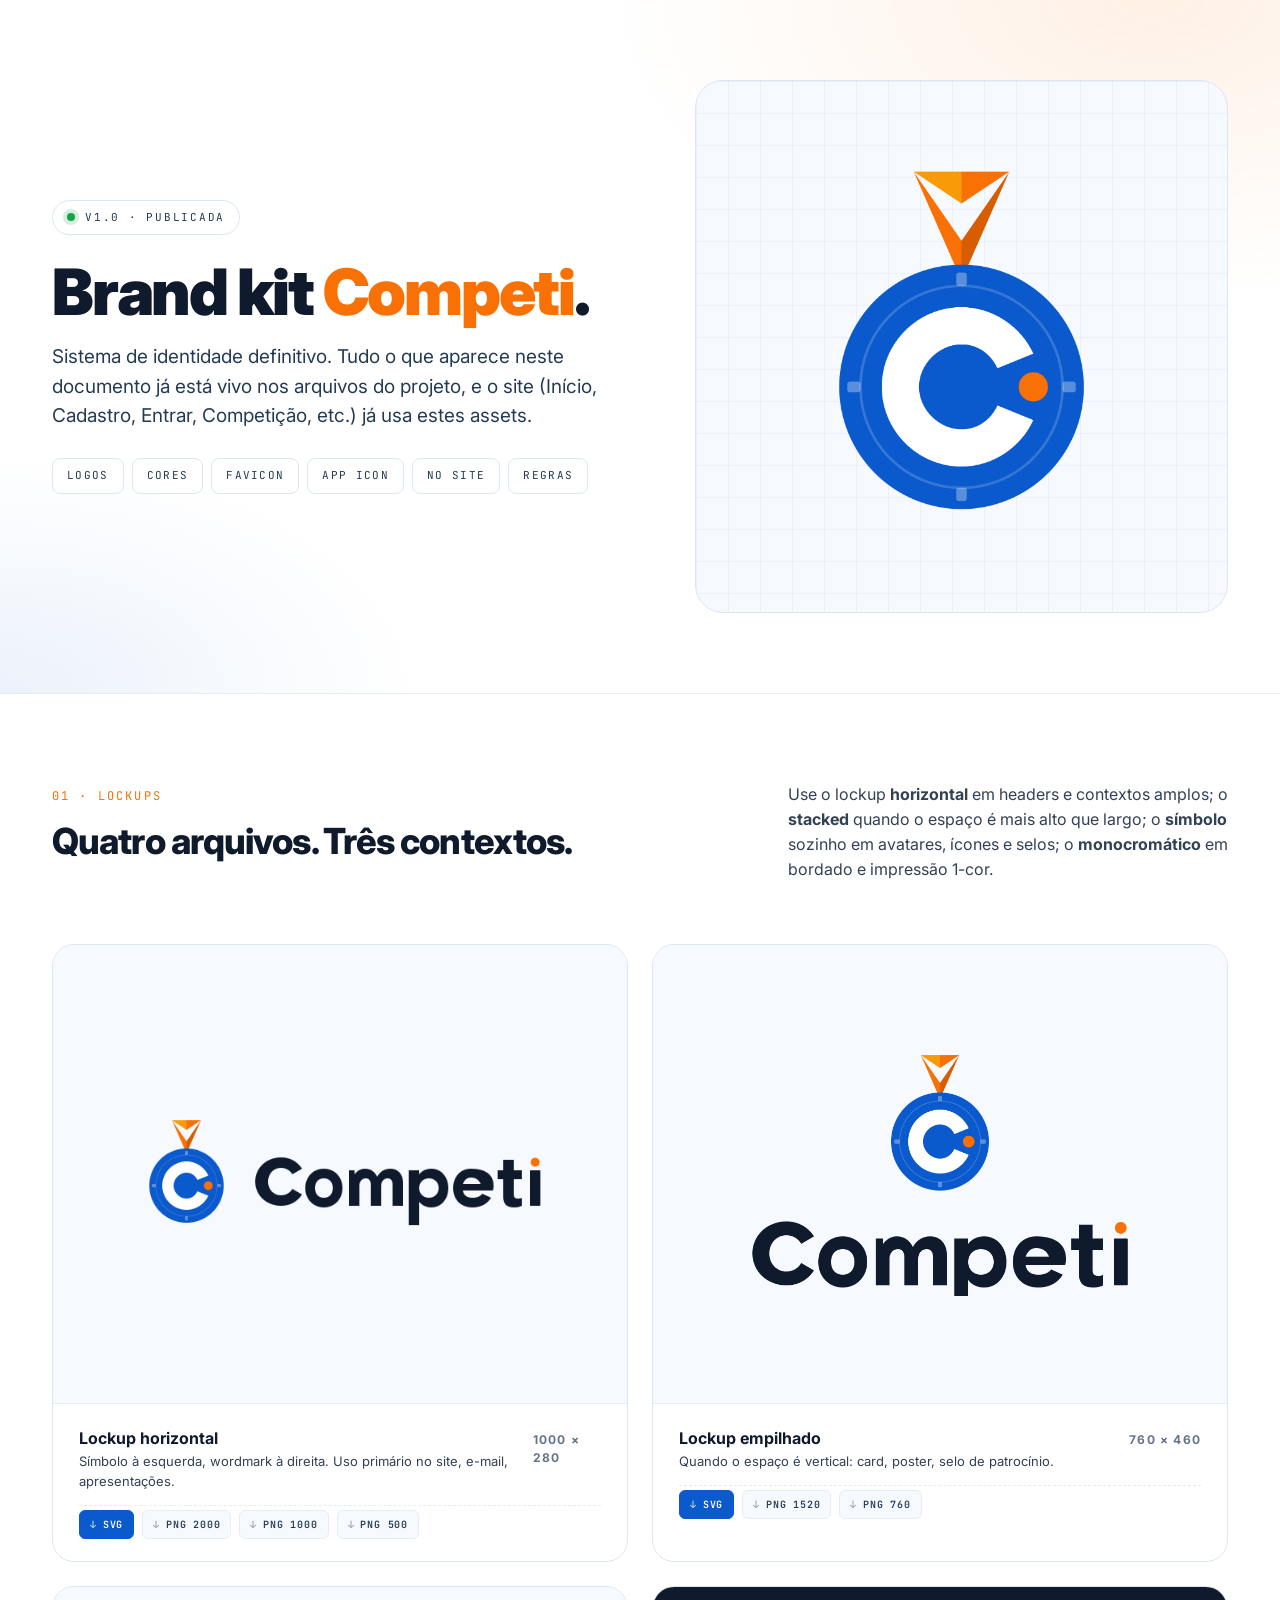
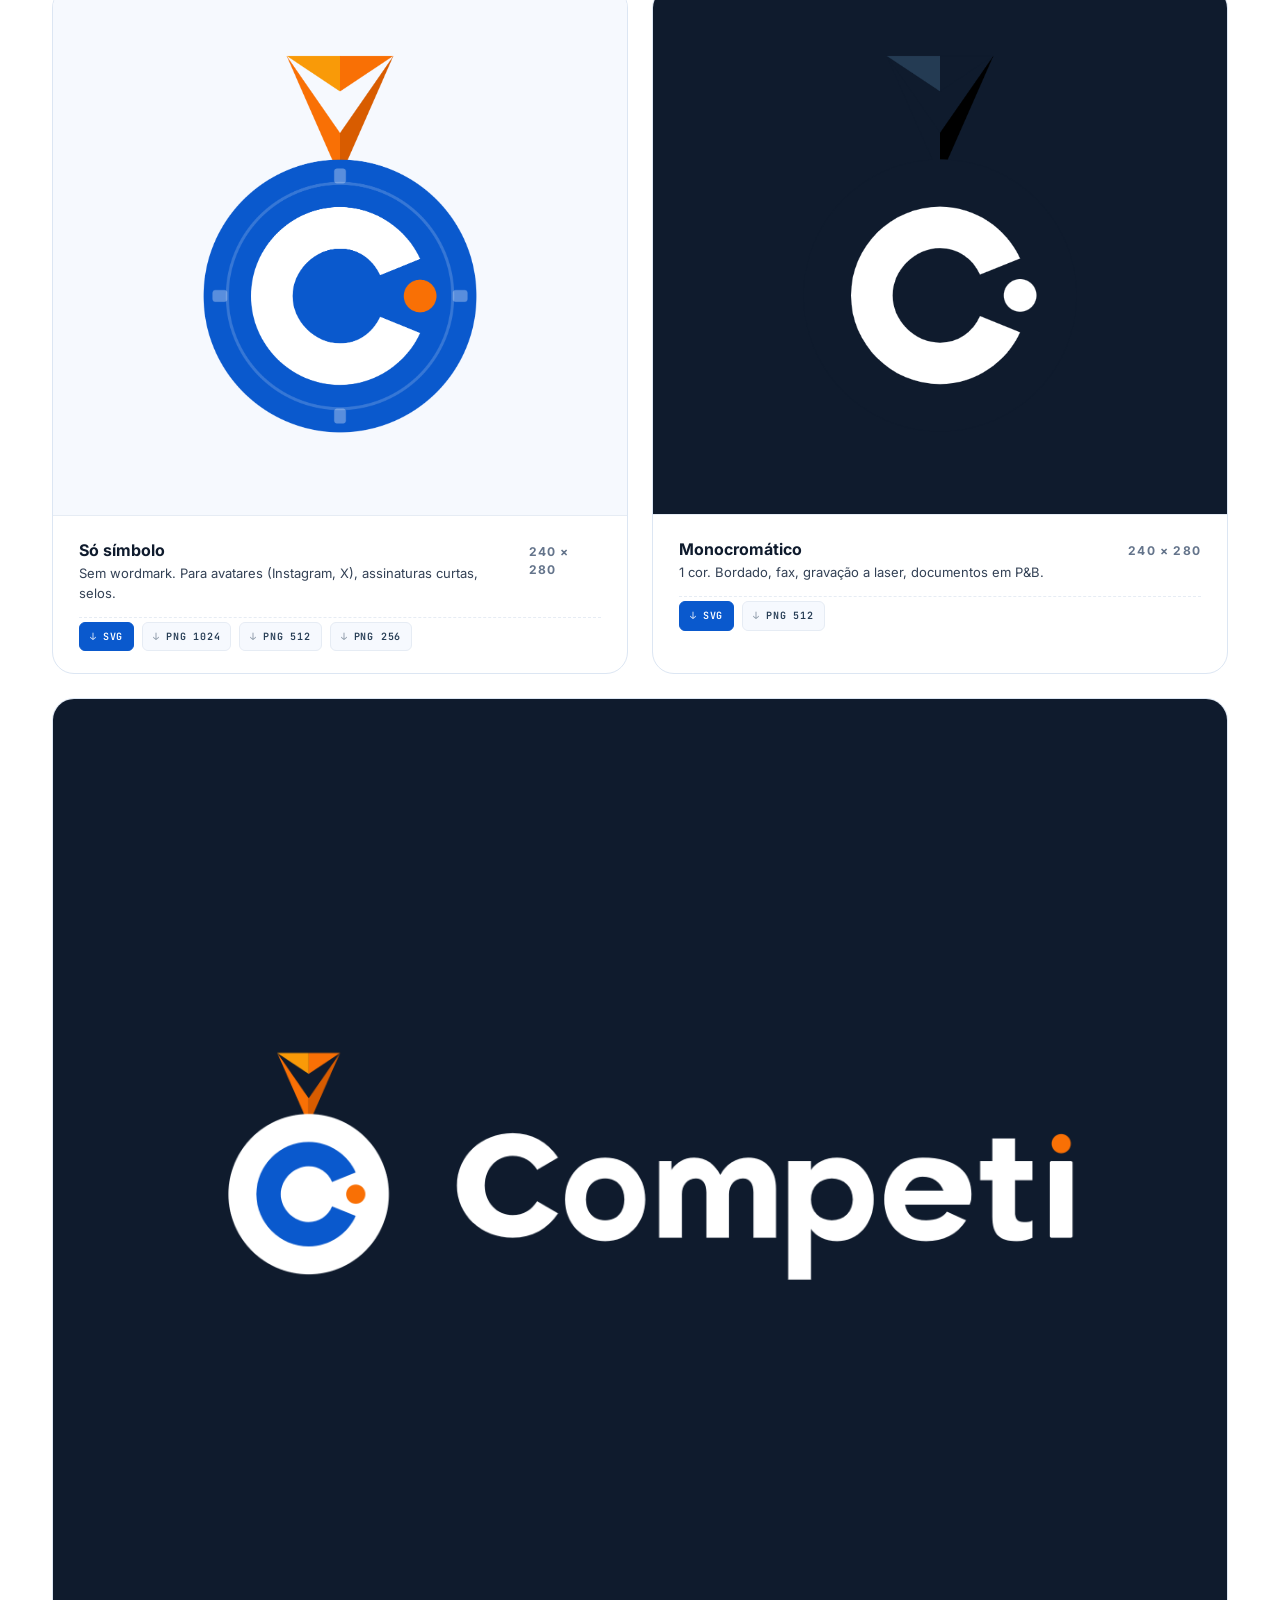
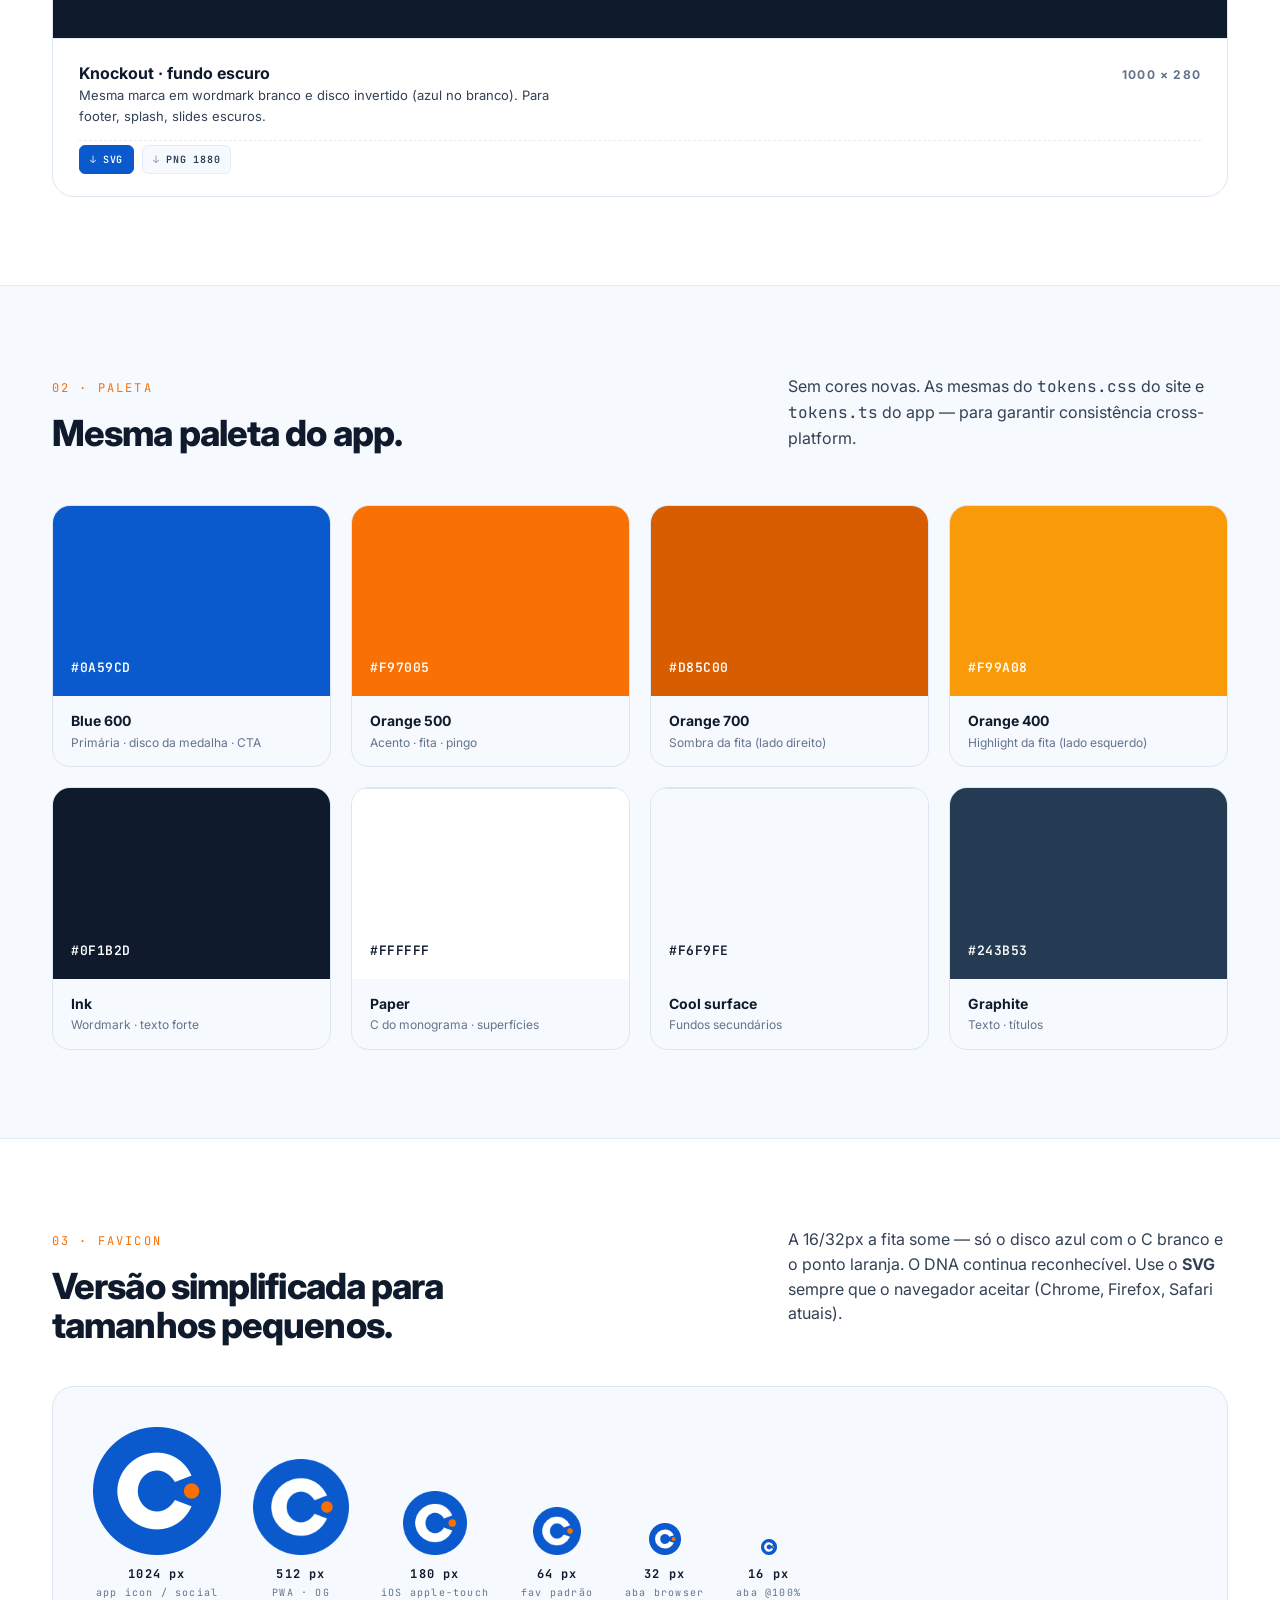
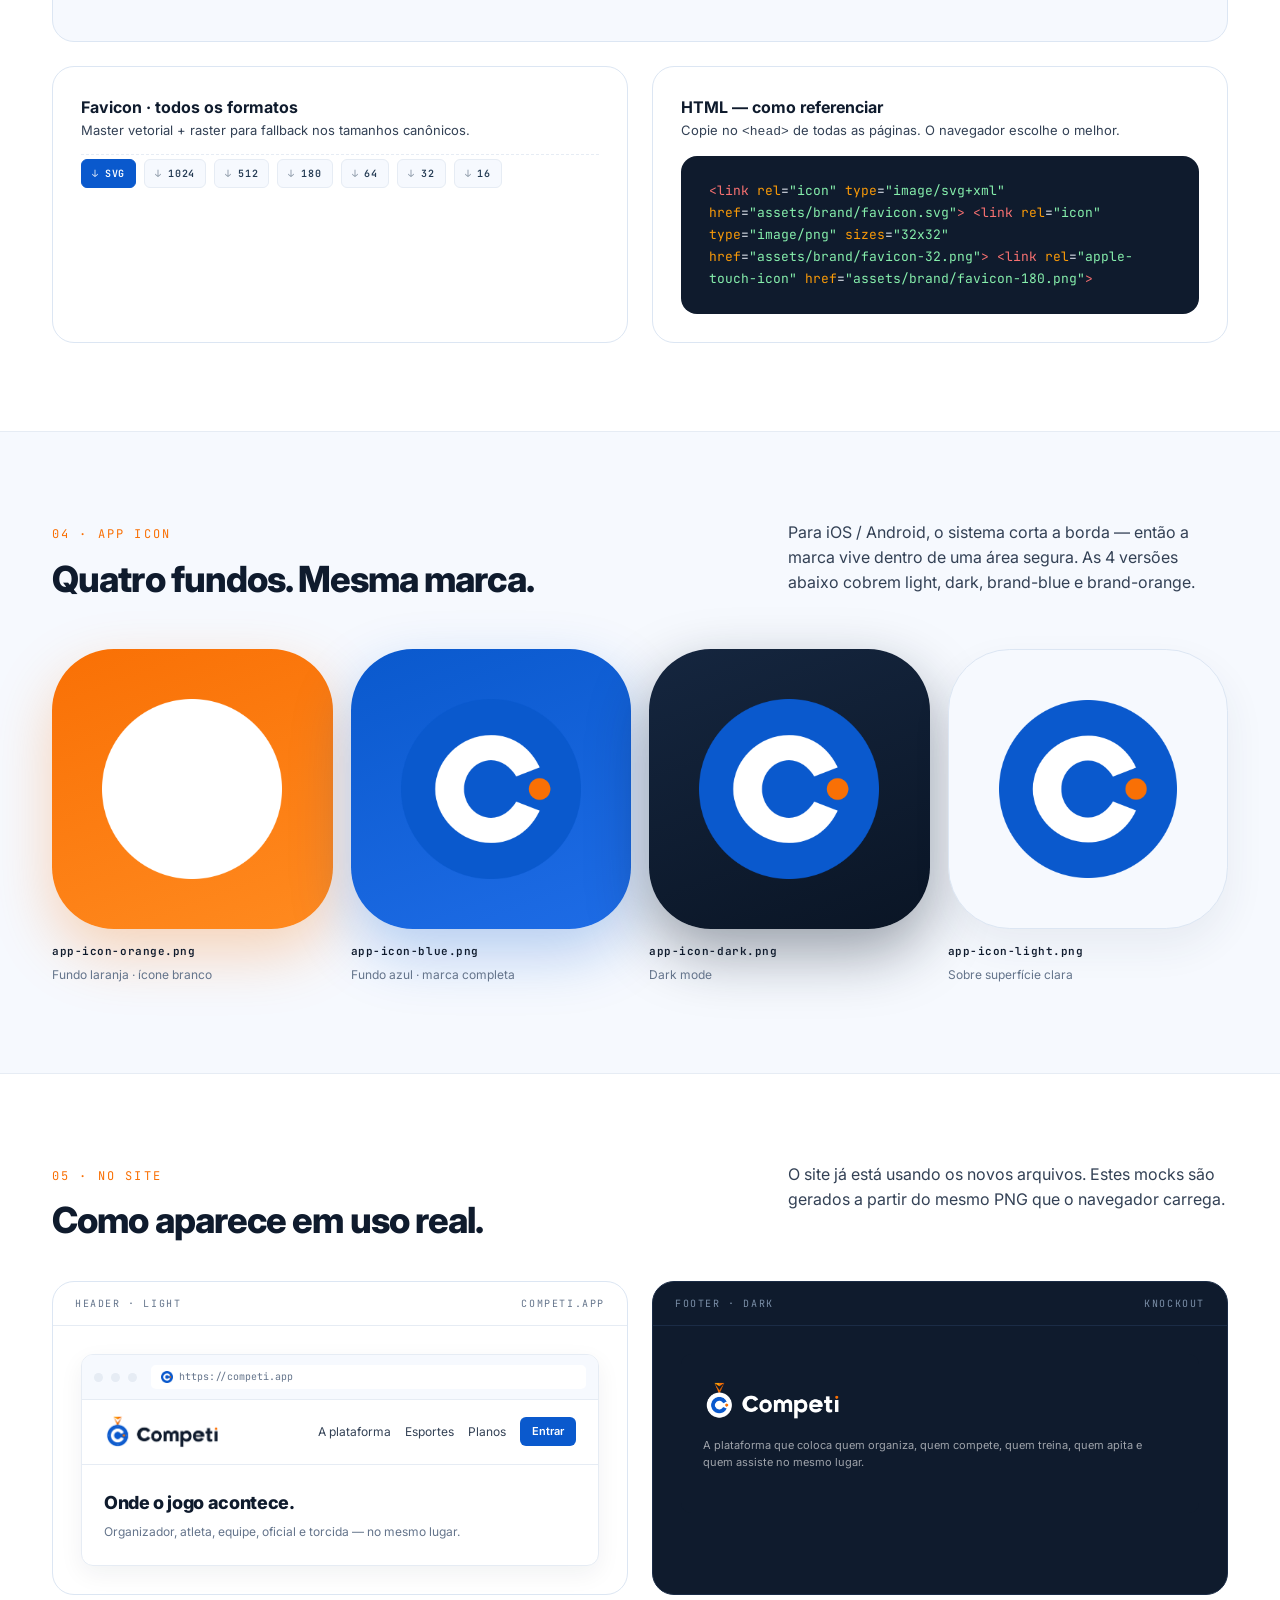
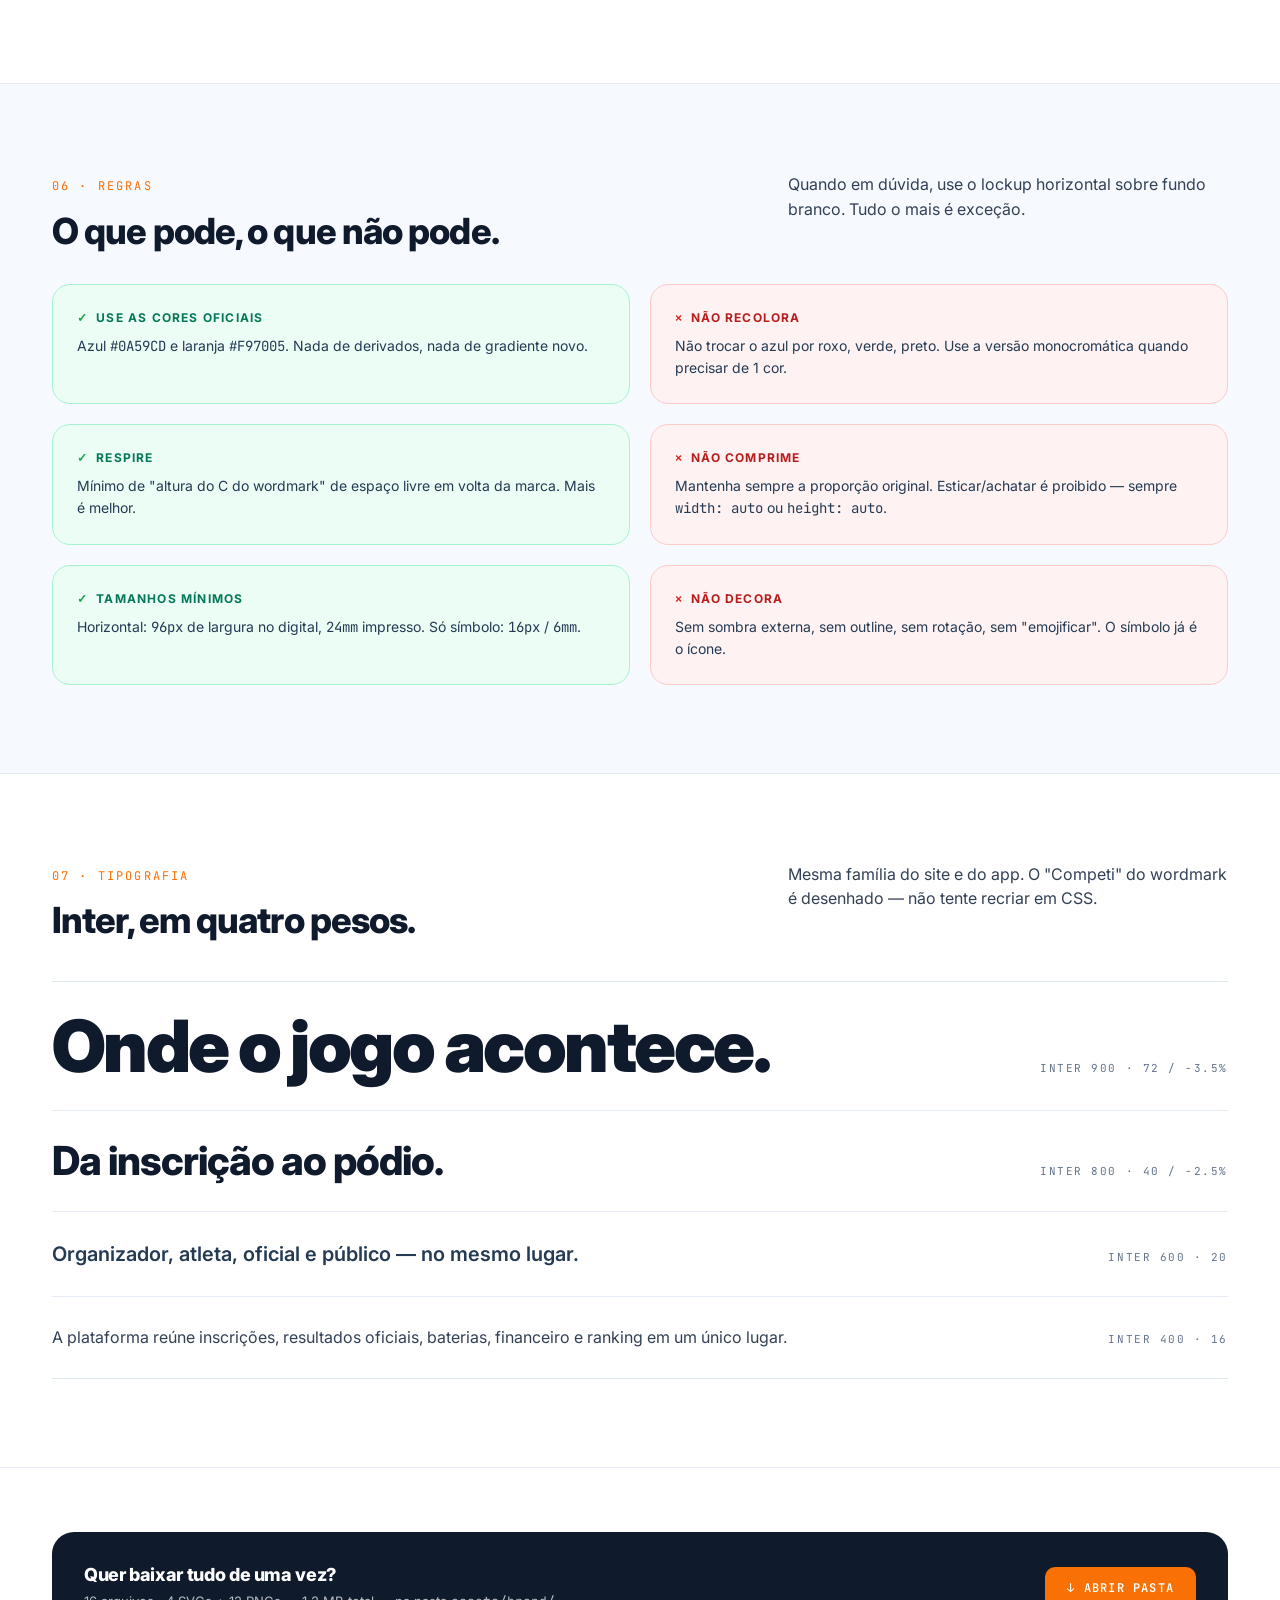
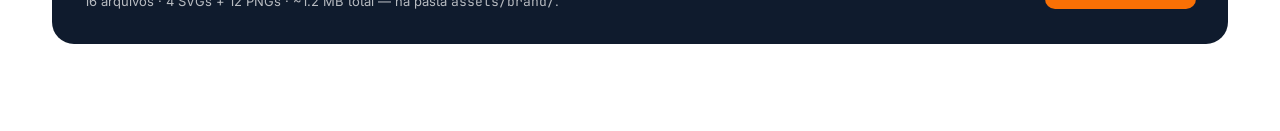
<file: Brand Kit.html>
<!DOCTYPE html>
<html lang="pt-BR">
<head>
<meta charset="UTF-8" />
<meta name="viewport" content="width=device-width, initial-scale=1.0" />
<title>Competi — Brand Kit</title>
<link rel="icon" type="image/png" href="assets/img/favicon.png" />
<link rel="preconnect" href="https://fonts.googleapis.com" />
<link rel="preconnect" href="https://fonts.gstatic.com" crossorigin />
<link href="https://fonts.googleapis.com/css2?family=Inter:wght@400;500;600;700;800;900&family=JetBrains+Mono:wght@400;500;600&display=swap" rel="stylesheet" />
<style>
  :root {
    --blue: #0A59CD; --blue-700: #1B57B7; --blue-050: #EAF2FD;
    --orange: #F97005; --orange-400: #F99A08; --orange-700: #D85C00;
    --ink: #0F1B2D; --graphite: #243B53; --text: #334155; --muted: #64748B;
    --hairline: #E6ECF4; --border: #DCE6F3; --cool: #F6F9FE; --warm: #FBFBF8; --paper: #FFFFFF;
  }
  * { box-sizing: border-box; }
  html, body { margin: 0; padding: 0; }
  body { font-family: 'Inter', -apple-system, sans-serif; color: var(--text); background: var(--paper); -webkit-font-smoothing: antialiased; line-height: 1.55; }
  .wrap { max-width: 1240px; margin: 0 auto; padding: 0 32px; }
  section { padding: 88px 0; border-top: 1px solid var(--hairline); }
  section:first-of-type { border-top: 0; }
  .eyebrow { font-family: 'JetBrains Mono', monospace; font-size: 12px; letter-spacing: 0.18em; text-transform: uppercase; color: var(--orange); margin-bottom: 16px; }
  h1, h2, h3, h4 { color: var(--ink); margin: 0; font-weight: 800; letter-spacing: -0.02em; }
  h1 { font-size: 64px; line-height: 1.02; letter-spacing: -0.035em; font-weight: 900; }
  h2 { font-size: 36px; line-height: 1.1; letter-spacing: -0.025em; }
  h3 { font-size: 18px; line-height: 1.25; }
  h4 { font-size: 12px; letter-spacing: 0.1em; text-transform: uppercase; color: var(--muted); font-weight: 700; }
  p { margin: 0 0 14px; max-width: 64ch; }
  p.lead { font-size: 18px; color: var(--graphite); max-width: 60ch; }
  .mono { font-family: 'JetBrains Mono', monospace; }
  .accent { color: var(--orange); }
  a { color: var(--blue); text-decoration: none; }
  a:hover { color: var(--blue-700); }

  /* HERO */
  .hero { padding: 80px 0; background: radial-gradient(900px 500px at 90% 0%, rgba(249,112,5,0.10), transparent 60%), radial-gradient(700px 400px at 0% 100%, rgba(10,89,205,0.08), transparent 60%); }
  .hero-grid { display: grid; grid-template-columns: 1.1fr 1fr; gap: 56px; align-items: center; }
  .hero-tag { display:inline-flex; align-items:center; gap:10px; background:var(--paper); border:1px solid var(--border); padding:8px 14px; border-radius:999px; font-family:'JetBrains Mono', monospace; font-size:11px; letter-spacing:0.16em; text-transform:uppercase; color:var(--graphite); margin-bottom:24px; }
  .hero-tag .pulse { width: 8px; height: 8px; border-radius: 50%; background: #16A34A; box-shadow: 0 0 0 4px rgba(22,163,74,0.18); }
  .hero-stage { background: var(--cool); border: 1px solid var(--border); border-radius: 28px; aspect-ratio: 1 / 1; display: grid; place-items: center; position: relative; overflow: hidden; }
  .hero-stage::before { content:""; position:absolute; inset:0; background-image: linear-gradient(to right, rgba(10,89,205,0.05) 1px, transparent 1px), linear-gradient(to bottom, rgba(10,89,205,0.05) 1px, transparent 1px); background-size: 32px 32px; }
  .hero-stage img { position: relative; width: 60%; height: auto; }

  /* Quicknav */
  .quicknav { display: flex; flex-wrap: wrap; gap: 8px; margin-top: 28px; }
  .quicknav a { font-family: 'JetBrains Mono', monospace; font-size: 11px; letter-spacing: 0.12em; text-transform: uppercase; padding: 8px 14px; border-radius: 8px; background: var(--paper); border: 1px solid var(--border); color: var(--graphite); }
  .quicknav a:hover { border-color: var(--orange); color: var(--orange); }

  /* Section header */
  .sec-head { display: flex; align-items: baseline; justify-content: space-between; gap: 32px; flex-wrap: wrap; }
  .sec-head h2 { max-width: 22ch; }
  .sec-head p { max-width: 44ch; }

  /* Asset card */
  .assets-grid { display: grid; grid-template-columns: repeat(2, 1fr); gap: 24px; margin-top: 48px; }
  .asset { border: 1px solid var(--border); border-radius: 22px; overflow: hidden; background: var(--paper); display: flex; flex-direction: column; }
  .asset-preview { aspect-ratio: 5 / 4; background: var(--warm); border-bottom: 1px solid var(--hairline); display: grid; place-items: center; padding: 28px; position: relative; }
  .asset-preview.dark { background: var(--ink); }
  .asset-preview.cool { background: var(--cool); }
  .asset-preview.checker { background-color: var(--warm); background-image: linear-gradient(45deg, rgba(0,0,0,0.025) 25%, transparent 25%, transparent 75%, rgba(0,0,0,0.025) 75%, rgba(0,0,0,0.025)), linear-gradient(45deg, rgba(0,0,0,0.025) 25%, transparent 25%, transparent 75%, rgba(0,0,0,0.025) 75%, rgba(0,0,0,0.025)); background-size: 16px 16px; background-position: 0 0, 8px 8px; }
  .asset-preview img { max-width: 78%; max-height: 78%; height: auto; }
  .asset-meta { padding: 22px 26px; display: flex; flex-direction: column; gap: 14px; }
  .asset-row1 { display: flex; align-items: baseline; justify-content: space-between; gap: 12px; }
  .asset-name { font-size: 16px; font-weight: 700; color: var(--ink); }
  .asset-meta p { font-size: 13px; color: var(--text); margin: 0; }
  .asset-files { display: flex; flex-wrap: wrap; gap: 8px; padding-top: 4px; border-top: 1px dashed var(--hairline); }
  .asset-files a { display: inline-flex; align-items: center; gap: 6px; font-family: 'JetBrains Mono', monospace; font-size: 10px; letter-spacing: 0.08em; text-transform: uppercase; padding: 6px 10px; border-radius: 6px; background: var(--cool); color: var(--graphite); border: 1px solid var(--hairline); font-weight: 600; }
  .asset-files a:hover { background: var(--orange-050) ; color: var(--orange-700); border-color: var(--orange-400); }
  .asset-files a.primary { background: var(--blue); color: white; border-color: var(--blue); }
  .asset-files a.primary:hover { background: var(--blue-700); color: white; border-color: var(--blue-700); }
  .asset-files a::before { content: "↓"; font-weight: 700; opacity: 0.5; }
  .asset-files a.primary::before { opacity: 0.85; }

  /* Colors */
  .palette { display: grid; grid-template-columns: repeat(4, 1fr); gap: 20px; margin-top: 40px; }
  .swatch-card { border: 1px solid var(--border); border-radius: 18px; overflow: hidden; }
  .swatch-hex { aspect-ratio: 16 / 11; display: flex; align-items: flex-end; padding: 18px; color: white; font-family: 'JetBrains Mono', monospace; font-size: 13px; font-weight: 600; letter-spacing: 0.04em; }
  .swatch-info { padding: 14px 18px; }
  .swatch-info .name { font-size: 14px; font-weight: 700; color: var(--ink); margin-bottom: 2px; }
  .swatch-info .note { font-size: 12px; color: var(--muted); }

  /* Sizes scale */
  .sizes-row { display: flex; gap: 32px; align-items: flex-end; margin-top: 40px; padding: 40px; background: var(--cool); border: 1px solid var(--border); border-radius: 22px; flex-wrap: wrap; }
  .size-item { display: flex; flex-direction: column; align-items: center; gap: 10px; }
  .size-item img { border-radius: 4px; }
  .size-item .lab { font-family: 'JetBrains Mono', monospace; font-size: 10px; color: var(--muted); letter-spacing: 0.12em; text-align: center; }
  .size-item .lab b { display: block; color: var(--ink); font-size: 12px; margin-bottom: 2px; }

  /* App icon tiles */
  .icons-row { display: grid; grid-template-columns: repeat(4, 1fr); gap: 18px; margin-top: 40px; }
  .ai-card { display: flex; flex-direction: column; gap: 14px; }
  .ai-tile { aspect-ratio: 1 / 1; border-radius: 22%; display: grid; place-items: center; box-shadow: 0 18px 40px rgba(15,27,45,0.18); }
  .ai-tile img { width: 64%; height: auto; }
  .ai-tile.bg-orange { background: linear-gradient(160deg, var(--orange) 0%, #FF8A1F 100%); box-shadow: 0 24px 60px rgba(249,112,5,0.28); }
  .ai-tile.bg-blue { background: linear-gradient(160deg, var(--blue) 0%, #1E6CE6 100%); box-shadow: 0 24px 60px rgba(10,89,205,0.28); }
  .ai-tile.bg-dark { background: linear-gradient(160deg, #15263F 0%, #0A1525 100%); box-shadow: 0 24px 60px rgba(15,27,45,0.4); }
  .ai-tile.bg-light { background: var(--cool); border: 1px solid var(--border); box-shadow: 0 18px 40px rgba(36,59,83,0.07); }
  .ai-name { font-family: 'JetBrains Mono', monospace; font-size: 11px; color: var(--ink); font-weight: 600; letter-spacing: 0.05em; }
  .ai-note { font-size: 12px; color: var(--muted); margin-top: -8px; }

  /* Site context */
  .site-grid { display: grid; grid-template-columns: 1fr 1fr; gap: 24px; margin-top: 40px; }
  .site-card { border: 1px solid var(--border); border-radius: 22px; overflow: hidden; background: var(--paper); }
  .site-card.dark { background: var(--ink); border-color: #1B2C46; }
  .site-card .lab { padding: 14px 22px; border-bottom: 1px solid var(--hairline); font-family: 'JetBrains Mono', monospace; font-size: 10px; letter-spacing: 0.16em; text-transform: uppercase; color: var(--muted); display: flex; justify-content: space-between; }
  .site-card.dark .lab { border-color: #1B2C46; color: #7B8FA8; }
  .site-card .body { padding: 28px; }
  .browser { background: var(--paper); border: 1px solid var(--hairline); border-radius: 12px; overflow: hidden; box-shadow: 0 8px 24px rgba(15,27,45,0.06); }
  .browser-bar { background: var(--cool); padding: 10px 12px; display: flex; align-items: center; gap: 8px; border-bottom: 1px solid var(--hairline); }
  .browser-bar .dot { width: 9px; height: 9px; border-radius: 50%; background: var(--hairline); }
  .browser-bar .url { flex: 1; background: var(--paper); border-radius: 5px; padding: 4px 10px; font-family: 'JetBrains Mono', monospace; font-size: 10px; color: var(--muted); margin-left: 6px; display: flex; align-items: center; gap: 6px; }
  .browser-bar .url img { width: 12px; height: 12px; }
  .site-header-mock { display: flex; align-items: center; justify-content: space-between; padding: 16px 22px; border-bottom: 1px solid var(--hairline); }
  .site-header-mock img { height: 32px; width: auto; }
  .site-nav { display: flex; gap: 14px; font-size: 12px; color: var(--text); align-items: center; }
  .site-nav .cta { background: var(--blue); color: white; padding: 6px 12px; border-radius: 6px; font-size: 11px; font-weight: 600; }
  .site-body { padding: 24px 22px; }
  .site-body h5 { margin: 0 0 6px; font-size: 18px; color: var(--ink); font-weight: 800; letter-spacing: -0.02em; }
  .site-body p { font-size: 12px; color: var(--muted); margin: 0; }

  /* Footer mock dark */
  .footer-mock { background: var(--ink); padding: 28px 22px; }
  .footer-mock img { height: 38px; width: auto; }
  .footer-mock p { color: rgba(255,255,255,0.6); font-size: 11px; margin-top: 10px; }

  /* Rules */
  .rules-grid { display: grid; grid-template-columns: repeat(2, 1fr); gap: 20px; margin-top: 32px; }
  .rule { padding: 24px; border: 1px solid var(--border); border-radius: 18px; background: var(--paper); }
  .rule.ok { background: #ECFDF5; border-color: #A7F3D0; }
  .rule.no { background: #FEF2F2; border-color: #FECACA; }
  .rule h4 { color: var(--ink); }
  .rule.ok h4 { color: #047857; }
  .rule.no h4 { color: #B91C1C; }
  .rule h4::before { font-family: 'JetBrains Mono', monospace; font-size: 12px; margin-right: 8px; }
  .rule.ok h4::before { content: "✓"; color: #16A34A; }
  .rule.no h4::before { content: "✕"; color: #DC2626; }
  .rule p { font-size: 14px; margin: 8px 0 0; color: var(--graphite); }

  /* CSS snippet */
  .snippet { background: var(--ink); color: #E6ECF4; border-radius: 16px; padding: 24px 28px; font-family: 'JetBrains Mono', monospace; font-size: 13px; line-height: 1.7; overflow-x: auto; margin-top: 32px; }
  .snippet .com { color: #7B8FA8; }
  .snippet .key { color: #F99A08; }
  .snippet .val { color: #9FB1CC; }
  .snippet .str { color: #86EFAC; }
  .snippet .tag { color: #F87171; }

  /* Download all */
  .dl-all { background: var(--ink); color: white; padding: 32px; border-radius: 22px; display: flex; align-items: center; justify-content: space-between; gap: 24px; margin-top: 32px; flex-wrap: wrap; }
  .dl-all h3 { color: white; font-size: 18px; }
  .dl-all p { color: rgba(255,255,255,0.7); font-size: 13px; margin: 4px 0 0; }
  .dl-all a { background: var(--orange); color: white; padding: 12px 22px; border-radius: 10px; font-family: 'JetBrains Mono', monospace; font-size: 12px; letter-spacing: 0.1em; text-transform: uppercase; font-weight: 600; display: inline-flex; align-items: center; gap: 8px; }
  .dl-all a:hover { background: var(--orange-400); }
</style>
</head>
<body>

<!-- HERO -->
<section class="hero">
  <div class="wrap hero-grid">
    <div>
      <div class="hero-tag"><span class="pulse"></span>v1.0 · publicada</div>
      <h1>Brand kit <span class="accent">Competi</span>.</h1>
      <p class="lead" style="margin-top:18px;font-size:19px">Sistema de identidade definitivo. Tudo o que aparece neste documento já está vivo nos arquivos do projeto, e o site (Início, Cadastro, Entrar, Competição, etc.) já usa estes assets.</p>
      <div class="quicknav">
        <a href="#logos">Logos</a>
        <a href="#colors">Cores</a>
        <a href="#favicon">Favicon</a>
        <a href="#app">App icon</a>
        <a href="#site">No site</a>
        <a href="#regras">Regras</a>
      </div>
    </div>
    <div class="hero-stage">
      <img src="assets/brand/logo-symbol-1024.png" alt="Símbolo Competi" />
    </div>
  </div>
</section>

<!-- LOGOS -->
<section id="logos">
  <div class="wrap">
    <div class="sec-head">
      <div>
        <div class="eyebrow">01 · Lockups</div>
        <h2>Quatro arquivos. Três contextos.</h2>
      </div>
      <p>Use o lockup <b>horizontal</b> em headers e contextos amplos; o <b>stacked</b> quando o espaço é mais alto que largo; o <b>símbolo</b> sozinho em avatares, ícones e selos; o <b>monocromático</b> em bordado e impressão 1-cor.</p>
    </div>

    <div class="assets-grid">

      <!-- Horizontal -->
      <div class="asset">
        <div class="asset-preview cool">
          <img src="assets/brand/logo-horizontal-2000.png" alt="Competi horizontal" />
        </div>
        <div class="asset-meta">
          <div class="asset-row1">
            <div>
              <div class="asset-name">Lockup horizontal</div>
              <p>Símbolo à esquerda, wordmark à direita. Uso primário no site, e-mail, apresentações.</p>
            </div>
            <h4>1000 × 280</h4>
          </div>
          <div class="asset-files">
            <a class="primary" href="assets/brand/logo-horizontal.svg" download>SVG</a>
            <a href="assets/brand/logo-horizontal-2000.png" download>PNG 2000</a>
            <a href="assets/brand/logo-horizontal-1000.png" download>PNG 1000</a>
            <a href="assets/brand/logo-horizontal-500.png" download>PNG 500</a>
          </div>
        </div>
      </div>

      <!-- Stacked -->
      <div class="asset">
        <div class="asset-preview cool">
          <img src="assets/brand/logo-stacked-1520.png" alt="Competi stacked" style="max-height: 80%;" />
        </div>
        <div class="asset-meta">
          <div class="asset-row1">
            <div>
              <div class="asset-name">Lockup empilhado</div>
              <p>Quando o espaço é vertical: card, poster, selo de patrocínio.</p>
            </div>
            <h4>760 × 460</h4>
          </div>
          <div class="asset-files">
            <a class="primary" href="assets/brand/logo-stacked.svg" download>SVG</a>
            <a href="assets/brand/logo-stacked-1520.png" download>PNG 1520</a>
            <a href="assets/brand/logo-stacked-760.png" download>PNG 760</a>
          </div>
        </div>
      </div>

      <!-- Símbolo -->
      <div class="asset">
        <div class="asset-preview cool">
          <img src="assets/brand/logo-symbol-1024.png" alt="Competi símbolo" style="max-height: 88%;" />
        </div>
        <div class="asset-meta">
          <div class="asset-row1">
            <div>
              <div class="asset-name">Só símbolo</div>
              <p>Sem wordmark. Para avatares (Instagram, X), assinaturas curtas, selos.</p>
            </div>
            <h4>240 × 280</h4>
          </div>
          <div class="asset-files">
            <a class="primary" href="assets/brand/logo-symbol.svg" download>SVG</a>
            <a href="assets/brand/logo-symbol-1024.png" download>PNG 1024</a>
            <a href="assets/brand/logo-symbol-512.png" download>PNG 512</a>
            <a href="assets/brand/logo-symbol-256.png" download>PNG 256</a>
          </div>
        </div>
      </div>

      <!-- Mono -->
      <div class="asset">
        <div class="asset-preview dark">
          <img src="assets/brand/logo-symbol-mono-512.png" alt="Competi monocromático" style="max-height: 88%;" />
        </div>
        <div class="asset-meta">
          <div class="asset-row1">
            <div>
              <div class="asset-name">Monocromático</div>
              <p>1 cor. Bordado, fax, gravação a laser, documentos em P&amp;B.</p>
            </div>
            <h4>240 × 280</h4>
          </div>
          <div class="asset-files">
            <a class="primary" href="assets/brand/logo-symbol-mono.svg" download>SVG</a>
            <a href="assets/brand/logo-symbol-mono-512.png" download>PNG 512</a>
          </div>
        </div>
      </div>

      <!-- Knockout (white wordmark on dark) -->
      <div class="asset" style="grid-column: 1 / 3">
        <div class="asset-preview dark">
          <img src="assets/brand/logo-horizontal-knockout-1880.png" alt="Competi knockout horizontal" style="max-height: 70%;" />
        </div>
        <div class="asset-meta">
          <div class="asset-row1">
            <div>
              <div class="asset-name">Knockout · fundo escuro</div>
              <p>Mesma marca em wordmark branco e disco invertido (azul no branco). Para footer, splash, slides escuros.</p>
            </div>
            <h4>1000 × 280</h4>
          </div>
          <div class="asset-files">
            <a class="primary" href="assets/brand/logo-horizontal-knockout.svg" download>SVG</a>
            <a href="assets/brand/logo-horizontal-knockout-1880.png" download>PNG 1880</a>
          </div>
        </div>
      </div>
    </div>
  </div>
</section>

<!-- COLORS -->
<section id="colors" style="background:var(--cool)">
  <div class="wrap">
    <div class="sec-head">
      <div>
        <div class="eyebrow">02 · Paleta</div>
        <h2>Mesma paleta do app.</h2>
      </div>
      <p>Sem cores novas. As mesmas do <span class="mono">tokens.css</span> do site e <span class="mono">tokens.ts</span> do app — para garantir consistência cross-platform.</p>
    </div>

    <div class="palette">
      <div class="swatch-card">
        <div class="swatch-hex" style="background:#0A59CD">#0A59CD</div>
        <div class="swatch-info"><div class="name">Blue 600</div><div class="note">Primária · disco da medalha · CTA</div></div>
      </div>
      <div class="swatch-card">
        <div class="swatch-hex" style="background:#F97005">#F97005</div>
        <div class="swatch-info"><div class="name">Orange 500</div><div class="note">Acento · fita · pingo</div></div>
      </div>
      <div class="swatch-card">
        <div class="swatch-hex" style="background:#D85C00">#D85C00</div>
        <div class="swatch-info"><div class="name">Orange 700</div><div class="note">Sombra da fita (lado direito)</div></div>
      </div>
      <div class="swatch-card">
        <div class="swatch-hex" style="background:#F99A08">#F99A08</div>
        <div class="swatch-info"><div class="name">Orange 400</div><div class="note">Highlight da fita (lado esquerdo)</div></div>
      </div>
      <div class="swatch-card">
        <div class="swatch-hex" style="background:#0F1B2D">#0F1B2D</div>
        <div class="swatch-info"><div class="name">Ink</div><div class="note">Wordmark · texto forte</div></div>
      </div>
      <div class="swatch-card">
        <div class="swatch-hex" style="background:#FFFFFF;color:var(--ink);border-top:1px solid var(--border)">#FFFFFF</div>
        <div class="swatch-info"><div class="name">Paper</div><div class="note">C do monograma · superfícies</div></div>
      </div>
      <div class="swatch-card">
        <div class="swatch-hex" style="background:#F6F9FE;color:var(--ink);border-top:1px solid var(--border)">#F6F9FE</div>
        <div class="swatch-info"><div class="name">Cool surface</div><div class="note">Fundos secundários</div></div>
      </div>
      <div class="swatch-card">
        <div class="swatch-hex" style="background:#243B53">#243B53</div>
        <div class="swatch-info"><div class="name">Graphite</div><div class="note">Texto · títulos</div></div>
      </div>
    </div>
  </div>
</section>

<!-- FAVICON -->
<section id="favicon">
  <div class="wrap">
    <div class="sec-head">
      <div>
        <div class="eyebrow">03 · Favicon</div>
        <h2>Versão simplificada para tamanhos pequenos.</h2>
      </div>
      <p>A 16/32px a fita some — só o disco azul com o C branco e o ponto laranja. O DNA continua reconhecível. Use o <b>SVG</b> sempre que o navegador aceitar (Chrome, Firefox, Safari atuais).</p>
    </div>

    <div class="sizes-row">
      <div class="size-item">
        <img src="assets/brand/favicon-1024.png" alt="1024" style="width:128px;height:128px;border-radius:20px" />
        <div class="lab"><b>1024 px</b>app icon / social</div>
      </div>
      <div class="size-item">
        <img src="assets/brand/favicon-512.png" alt="512" style="width:96px;height:96px;border-radius:16px" />
        <div class="lab"><b>512 px</b>PWA · OG</div>
      </div>
      <div class="size-item">
        <img src="assets/brand/favicon-180.png" alt="180" style="width:64px;height:64px;border-radius:14px" />
        <div class="lab"><b>180 px</b>iOS apple-touch</div>
      </div>
      <div class="size-item">
        <img src="assets/brand/favicon-64.png" alt="64" style="width:48px;height:48px;border-radius:8px" />
        <div class="lab"><b>64 px</b>fav padrão</div>
      </div>
      <div class="size-item">
        <img src="assets/brand/favicon-32.png" alt="32" style="width:32px;height:32px;border-radius:6px" />
        <div class="lab"><b>32 px</b>aba browser</div>
      </div>
      <div class="size-item">
        <img src="assets/brand/favicon-16.png" alt="16" style="width:16px;height:16px;border-radius:3px" />
        <div class="lab"><b>16 px</b>aba @100%</div>
      </div>
    </div>

    <div class="assets-grid" style="margin-top:24px">
      <div class="asset">
        <div class="asset-meta" style="padding: 28px">
          <div class="asset-row1">
            <div>
              <div class="asset-name">Favicon · todos os formatos</div>
              <p>Master vetorial + raster para fallback nos tamanhos canônicos.</p>
            </div>
          </div>
          <div class="asset-files">
            <a class="primary" href="assets/brand/favicon.svg" download>SVG</a>
            <a href="assets/brand/favicon-1024.png" download>1024</a>
            <a href="assets/brand/favicon-512.png" download>512</a>
            <a href="assets/brand/favicon-180.png" download>180</a>
            <a href="assets/brand/favicon-64.png" download>64</a>
            <a href="assets/brand/favicon-32.png" download>32</a>
            <a href="assets/brand/favicon-16.png" download>16</a>
          </div>
        </div>
      </div>

      <div class="asset">
        <div class="asset-meta" style="padding: 28px">
          <div class="asset-row1">
            <div>
              <div class="asset-name">HTML — como referenciar</div>
              <p>Copie no <code>&lt;head&gt;</code> de todas as páginas. O navegador escolhe o melhor.</p>
            </div>
          </div>
          <div class="snippet" style="margin-top:0">
<span class="tag">&lt;link</span> <span class="key">rel</span>=<span class="str">"icon"</span> <span class="key">type</span>=<span class="str">"image/svg+xml"</span> <span class="key">href</span>=<span class="str">"assets/brand/favicon.svg"</span><span class="tag">&gt;</span>
<span class="tag">&lt;link</span> <span class="key">rel</span>=<span class="str">"icon"</span> <span class="key">type</span>=<span class="str">"image/png"</span> <span class="key">sizes</span>=<span class="str">"32x32"</span> <span class="key">href</span>=<span class="str">"assets/brand/favicon-32.png"</span><span class="tag">&gt;</span>
<span class="tag">&lt;link</span> <span class="key">rel</span>=<span class="str">"apple-touch-icon"</span> <span class="key">href</span>=<span class="str">"assets/brand/favicon-180.png"</span><span class="tag">&gt;</span>
          </div>
        </div>
      </div>
    </div>
  </div>
</section>

<!-- APP ICON -->
<section id="app" style="background:var(--cool)">
  <div class="wrap">
    <div class="sec-head">
      <div>
        <div class="eyebrow">04 · App icon</div>
        <h2>Quatro fundos. Mesma marca.</h2>
      </div>
      <p>Para iOS / Android, o sistema corta a borda — então a marca vive dentro de uma área segura. As 4 versões abaixo cobrem light, dark, brand-blue e brand-orange.</p>
    </div>

    <div class="icons-row">
      <div class="ai-card">
        <div class="ai-tile bg-orange"><img src="assets/brand/favicon-512.png" alt="ícone laranja" style="filter: brightness(0) invert(1); width: 64%;" /></div>
        <div class="ai-name">app-icon-orange.png</div>
        <div class="ai-note">Fundo laranja · ícone branco</div>
      </div>
      <div class="ai-card">
        <div class="ai-tile bg-blue"><img src="assets/brand/favicon-512.png" alt="ícone azul" /></div>
        <div class="ai-name">app-icon-blue.png</div>
        <div class="ai-note">Fundo azul · marca completa</div>
      </div>
      <div class="ai-card">
        <div class="ai-tile bg-dark"><img src="assets/brand/favicon-512.png" alt="ícone escuro" /></div>
        <div class="ai-name">app-icon-dark.png</div>
        <div class="ai-note">Dark mode</div>
      </div>
      <div class="ai-card">
        <div class="ai-tile bg-light"><img src="assets/brand/favicon-512.png" alt="ícone light" /></div>
        <div class="ai-name">app-icon-light.png</div>
        <div class="ai-note">Sobre superfície clara</div>
      </div>
    </div>
  </div>
</section>

<!-- SITE -->
<section id="site">
  <div class="wrap">
    <div class="sec-head">
      <div>
        <div class="eyebrow">05 · No site</div>
        <h2>Como aparece em uso real.</h2>
      </div>
      <p>O site já está usando os novos arquivos. Estes mocks são gerados a partir do mesmo PNG que o navegador carrega.</p>
    </div>

    <div class="site-grid">
      <div class="site-card">
        <div class="lab"><span>Header · light</span><span>competi.app</span></div>
        <div class="body">
          <div class="browser">
            <div class="browser-bar">
              <span class="dot"></span><span class="dot"></span><span class="dot"></span>
              <span class="url"><img src="assets/brand/favicon-32.png" alt="" />https://competi.app</span>
            </div>
            <div class="site-header-mock">
              <img src="assets/img/logo-competi-horizontal.png" alt="Competi" />
              <div class="site-nav">
                <span>A plataforma</span><span>Esportes</span><span>Planos</span>
                <span class="cta">Entrar</span>
              </div>
            </div>
            <div class="site-body">
              <h5>Onde o jogo acontece.</h5>
              <p>Organizador, atleta, equipe, oficial e torcida — no mesmo lugar.</p>
            </div>
          </div>
        </div>
      </div>

      <div class="site-card dark">
        <div class="lab"><span>Footer · dark</span><span>knockout</span></div>
        <div class="body">
          <div class="footer-mock" style="border-radius:10px">
            <img src="assets/img/logo-competi-footer-cropped.png" alt="Competi" />
            <p>A plataforma que coloca quem organiza, quem compete, quem treina, quem apita e quem assiste no mesmo lugar.</p>
          </div>
        </div>
      </div>
    </div>
  </div>
</section>

<!-- RULES -->
<section id="regras" style="background:var(--cool)">
  <div class="wrap">
    <div class="sec-head">
      <div>
        <div class="eyebrow">06 · Regras</div>
        <h2>O que pode, o que não pode.</h2>
      </div>
      <p>Quando em dúvida, use o lockup horizontal sobre fundo branco. Tudo o mais é exceção.</p>
    </div>

    <div class="rules-grid">
      <div class="rule ok">
        <h4>Use as cores oficiais</h4>
        <p>Azul <span class="mono">#0A59CD</span> e laranja <span class="mono">#F97005</span>. Nada de derivados, nada de gradiente novo.</p>
      </div>
      <div class="rule no">
        <h4>Não recolora</h4>
        <p>Não trocar o azul por roxo, verde, preto. Use a versão monocromática quando precisar de 1 cor.</p>
      </div>
      <div class="rule ok">
        <h4>Respire</h4>
        <p>Mínimo de "altura do C do wordmark" de espaço livre em volta da marca. Mais é melhor.</p>
      </div>
      <div class="rule no">
        <h4>Não comprime</h4>
        <p>Mantenha sempre a proporção original. Esticar/achatar é proibido — sempre <span class="mono">width: auto</span> ou <span class="mono">height: auto</span>.</p>
      </div>
      <div class="rule ok">
        <h4>Tamanhos mínimos</h4>
        <p>Horizontal: <span class="mono">96px</span> de largura no digital, <span class="mono">24mm</span> impresso. Só símbolo: <span class="mono">16px</span> / <span class="mono">6mm</span>.</p>
      </div>
      <div class="rule no">
        <h4>Não decora</h4>
        <p>Sem sombra externa, sem outline, sem rotação, sem "emojificar". O símbolo já é o ícone.</p>
      </div>
    </div>
  </div>
</section>

<!-- TYPOGRAPHY -->
<section>
  <div class="wrap">
    <div class="sec-head">
      <div>
        <div class="eyebrow">07 · Tipografia</div>
        <h2>Inter, em quatro pesos.</h2>
      </div>
      <p>Mesma família do site e do app. O "Competi" do wordmark é desenhado — não tente recriar em CSS.</p>
    </div>

    <div style="margin-top:40px; display:grid; grid-template-columns: 1fr; gap: 0; border-top: 1px solid var(--border); border-bottom: 1px solid var(--border);">
      <div style="padding: 28px 0; border-bottom: 1px solid var(--hairline); display:flex; align-items:baseline; justify-content:space-between; gap:24px">
        <div style="font-family:'Inter';font-weight:900;font-size:72px;line-height:1;letter-spacing:-0.035em;color:var(--ink)">Onde o jogo acontece.</div>
        <div class="mono" style="font-size:11px;color:var(--muted);letter-spacing:0.14em;text-transform:uppercase">Inter 900 · 72 / -3.5%</div>
      </div>
      <div style="padding: 28px 0; border-bottom: 1px solid var(--hairline); display:flex; align-items:baseline; justify-content:space-between; gap:24px">
        <div style="font-family:'Inter';font-weight:800;font-size:40px;line-height:1.1;letter-spacing:-0.025em;color:var(--ink)">Da inscrição ao pódio.</div>
        <div class="mono" style="font-size:11px;color:var(--muted);letter-spacing:0.14em;text-transform:uppercase">Inter 800 · 40 / -2.5%</div>
      </div>
      <div style="padding: 28px 0; border-bottom: 1px solid var(--hairline); display:flex; align-items:baseline; justify-content:space-between; gap:24px">
        <div style="font-family:'Inter';font-weight:600;font-size:20px;line-height:1.4;color:var(--graphite)">Organizador, atleta, oficial e público — no mesmo lugar.</div>
        <div class="mono" style="font-size:11px;color:var(--muted);letter-spacing:0.14em;text-transform:uppercase">Inter 600 · 20</div>
      </div>
      <div style="padding: 28px 0; display:flex; align-items:baseline; justify-content:space-between; gap:24px">
        <div style="font-family:'Inter';font-weight:400;font-size:16px;line-height:1.6;color:var(--text)">A plataforma reúne inscrições, resultados oficiais, baterias, financeiro e ranking em um único lugar.</div>
        <div class="mono" style="font-size:11px;color:var(--muted);letter-spacing:0.14em;text-transform:uppercase">Inter 400 · 16</div>
      </div>
    </div>
  </div>
</section>

<!-- DOWNLOAD ALL -->
<section style="padding-top: 32px;">
  <div class="wrap">
    <div class="dl-all">
      <div>
        <h3>Quer baixar tudo de uma vez?</h3>
        <p>16 arquivos · 4 SVGs + 12 PNGs · ~1.2 MB total — na pasta <span class="mono">assets/brand/</span>.</p>
      </div>
      <a href="assets/brand/" download>↓ ABRIR PASTA</a>
    </div>
  </div>
</section>

</body>
</html>
</file>
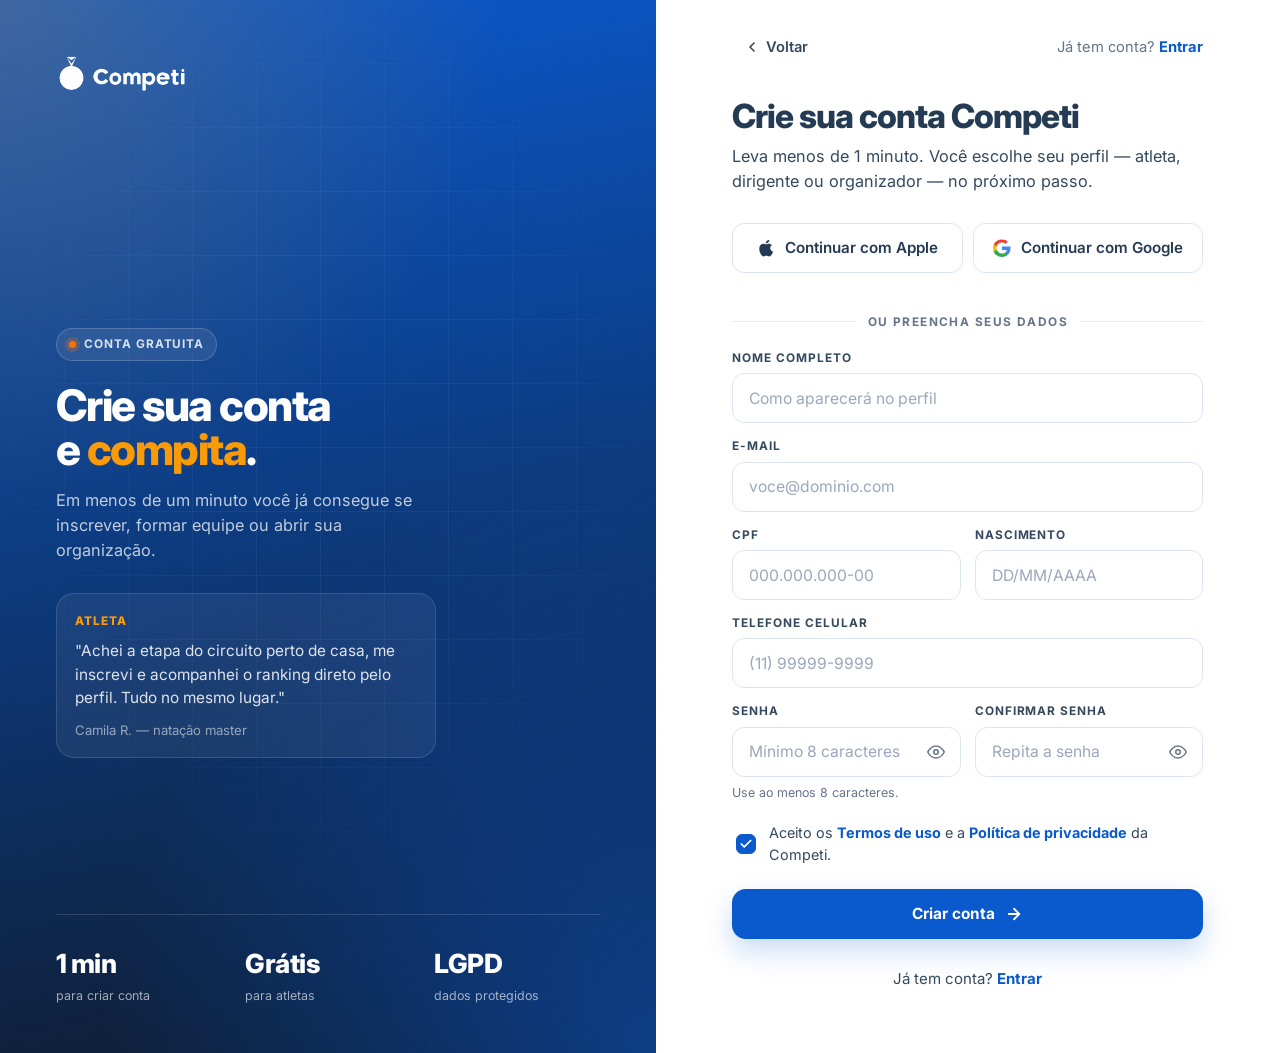
<file: Cadastro.html>
<!DOCTYPE html>
<html lang="pt-BR">
<head>
  <meta charset="UTF-8" />
  <meta name="viewport" content="width=device-width, initial-scale=1.0" />
  <title>Criar conta — Competi</title>
  <link rel="icon" type="image/png" href="assets/img/favicon.png" />
  <meta name="description" content="Crie sua conta Competi e participe de competições esportivas em todo o Brasil." />
  <link rel="preconnect" href="https://fonts.googleapis.com" />
  <link rel="preconnect" href="https://fonts.gstatic.com" crossorigin />
  <link href="https://fonts.googleapis.com/css2?family=Inter:wght@400;500;600;700;800;900&display=swap" rel="stylesheet" />
  <link rel="stylesheet" href="assets/css/tokens.css" />
  <link rel="stylesheet" href="assets/css/site.css" />
  <link rel="stylesheet" href="assets/css/auth.css" />
</head>
<body>

<main class="auth-shell" data-screen-label="02 Cadastro">

  <aside class="auth-aside">
    <a href="Inicio.html" class="brand" aria-label="Competi">
      <img src="assets/img/logo-competi-horizontal.png" alt="Competi" class="brand-logo" />
    </a>

    <div class="auth-aside-headline">
      <span class="badge">Conta gratuita</span>
      <h1>Crie sua conta e <em>compita</em>.</h1>
      <p class="lede">Em menos de um minuto você já consegue se inscrever, formar equipe ou abrir sua organização.</p>

      <div class="aside-tip">
        <div class="role">Atleta</div>
        <blockquote>"Achei a etapa do circuito perto de casa, me inscrevi e acompanhei o ranking direto pelo perfil. Tudo no mesmo lugar."</blockquote>
        <cite>Camila R. — natação master</cite>
      </div>
    </div>

    <div class="auth-aside-foot">
      <div class="stat"><span class="n">1 min</span><span class="l">para criar conta</span></div>
      <div class="stat"><span class="n">Grátis</span><span class="l">para atletas</span></div>
      <div class="stat"><span class="n">LGPD</span><span class="l">dados protegidos</span></div>
    </div>
  </aside>

  <section class="auth-main">
    <div class="auth-topbar">
      <a href="Entrar.html" class="auth-back" aria-label="Voltar">
        <svg width="16" height="16" viewBox="0 0 24 24" fill="none" stroke="currentColor" stroke-width="2.4" stroke-linecap="round" stroke-linejoin="round"><polyline points="15 18 9 12 15 6"/></svg>
        Voltar
      </a>
      <div class="auth-topbar-aux">Já tem conta? <a href="Entrar.html">Entrar</a></div>
    </div>

    <div class="auth-card wide">
      <div class="auth-aside-mobile">
        <a href="Inicio.html" class="brand" aria-label="Competi">
          <img src="assets/img/logo-competi-horizontal.png" alt="Competi" class="brand-logo" style="height: 32px;" />
        </a>
      </div>

      <header class="auth-head">
        <h2>Crie sua conta Competi</h2>
        <p>Leva menos de 1 minuto. Você escolhe seu perfil — atleta, dirigente ou organizador — no próximo passo.</p>
      </header>

      <div class="social-row">
        <button class="social-btn" type="button" data-social="apple">
          <svg viewBox="0 0 24 24" fill="currentColor"><path d="M16.365 1.43c0 1.14-.485 2.27-1.273 3.06-.872.876-2.32 1.55-3.503 1.46-.143-1.105.41-2.27 1.16-3.03.86-.88 2.31-1.53 3.616-1.49zM21.5 17.04c-.512 1.21-.76 1.75-1.42 2.83-.92 1.5-2.22 3.36-3.83 3.38-1.43.01-1.8-.94-3.74-.93-1.94.01-2.35.94-3.78.93-1.61-.02-2.84-1.71-3.76-3.2C2.81 16.05 2.5 11.4 3.97 9c1.04-1.7 2.69-2.7 4.24-2.7 1.58 0 2.57.86 3.87.86 1.27 0 2.04-.86 3.86-.86 1.4 0 2.86.76 3.91 2.07-3.44 1.89-2.88 6.81 1.65 8.67z"/></svg>
          Continuar com Apple
        </button>
        <button class="social-btn" type="button" data-social="google">
          <svg viewBox="0 0 24 24" fill="none"><path fill="#4285F4" d="M23.49 12.27c0-.79-.07-1.54-.19-2.27H12v4.51h6.47c-.28 1.4-1.07 2.62-2.28 3.42v2.85h3.69c2.15-1.98 3.4-4.91 3.4-8.51z"/><path fill="#34A853" d="M12 24c3.27 0 6.01-1.07 8.01-2.93l-3.69-2.85c-1.07.72-2.45 1.16-4.32 1.16-3.31 0-6.13-2.23-7.13-5.25H1.05v3.04C3.04 21.3 7.21 24 12 24z"/><path fill="#FBBC05" d="M4.87 14.13c-.25-.72-.4-1.5-.4-2.13s.15-1.41.4-2.13V6.83H1.05C.38 8.13 0 9.74 0 12s.38 3.87 1.05 5.17l3.82-3.04z"/><path fill="#EA4335" d="M12 4.75c1.78 0 3.36.61 4.62 1.81l3.27-3.27C18.01 1.65 15.27.5 12 .5 7.21.5 3.04 3.2 1.05 6.83l3.82 3.04c1-3.02 3.82-5.12 7.13-5.12z"/></svg>
          Continuar com Google
        </button>
      </div>

      <div class="divider">OU PREENCHA SEUS DADOS</div>

      <div class="error-banner" id="errorBanner" role="alert">
        <svg width="18" height="18" viewBox="0 0 24 24" fill="none" stroke="currentColor" stroke-width="2.4" stroke-linecap="round" stroke-linejoin="round"><circle cx="12" cy="12" r="10"/><line x1="12" y1="8" x2="12" y2="12"/><line x1="12" y1="16" x2="12.01" y2="16"/></svg>
        <span id="errorText">Verifique os dados preenchidos.</span>
      </div>

      <form id="registerForm" novalidate>
        <div class="form-grid">
          <div class="field" id="nameF">
            <label for="fullName">Nome completo</label>
            <div class="ctrl"><input id="fullName" type="text" placeholder="Como aparecerá no perfil" autocomplete="name" required /></div>
            <span class="err">Informe seu nome completo.</span>
          </div>

          <div class="field" id="emailF">
            <label for="email">E-mail</label>
            <div class="ctrl"><input id="email" type="email" placeholder="voce@dominio.com" autocomplete="email" required /></div>
            <span class="err">Informe um e-mail válido.</span>
          </div>

          <div class="form-grid two">
            <div class="field" id="cpfF">
              <label for="cpf">CPF</label>
              <div class="ctrl"><input id="cpf" type="text" placeholder="000.000.000-00" inputmode="numeric" /></div>
              <span class="err">CPF inválido.</span>
            </div>
            <div class="field" id="birthF">
              <label for="birth">Nascimento</label>
              <div class="ctrl"><input id="birth" type="text" placeholder="DD/MM/AAAA" inputmode="numeric" /></div>
              <span class="err">Data inválida.</span>
            </div>
          </div>

          <div class="field" id="phoneF">
            <label for="phone">Telefone celular</label>
            <div class="ctrl"><input id="phone" type="tel" placeholder="(11) 99999-9999" autocomplete="tel" /></div>
            <span class="err">Telefone inválido.</span>
          </div>

          <div class="form-grid two">
            <div class="field" id="passF">
              <label for="password">Senha</label>
              <div class="ctrl">
                <input id="password" type="password" placeholder="Mínimo 8 caracteres" autocomplete="new-password" required />
                <button class="reveal" type="button" data-toggle="password" aria-label="Mostrar senha">
                  <svg width="18" height="18" viewBox="0 0 24 24" fill="none" stroke="currentColor" stroke-width="2" stroke-linecap="round" stroke-linejoin="round"><path d="M1 12s4-8 11-8 11 8 11 8-4 8-11 8-11-8-11-8z"/><circle cx="12" cy="12" r="3"/></svg>
                </button>
              </div>
              <span class="hint">Use ao menos 8 caracteres.</span>
              <span class="err">Use pelo menos 8 caracteres.</span>
            </div>
            <div class="field" id="confirmF">
              <label for="confirm">Confirmar senha</label>
              <div class="ctrl">
                <input id="confirm" type="password" placeholder="Repita a senha" autocomplete="new-password" required />
                <button class="reveal" type="button" data-toggle="confirm" aria-label="Mostrar senha">
                  <svg width="18" height="18" viewBox="0 0 24 24" fill="none" stroke="currentColor" stroke-width="2" stroke-linecap="round" stroke-linejoin="round"><path d="M1 12s4-8 11-8 11 8 11 8-4 8-11 8-11-8-11-8z"/><circle cx="12" cy="12" r="3"/></svg>
                </button>
              </div>
              <span class="err">As senhas precisam ser iguais.</span>
            </div>
          </div>

          <label class="check" style="margin-top: 6px;">
            <input type="checkbox" id="terms" checked />
            <span>Aceito os <a href="#" style="color: var(--brand-blue-600); font-weight: 700;">Termos de uso</a> e a <a href="#" style="color: var(--brand-blue-600); font-weight: 700;">Política de privacidade</a> da Competi.</span>
          </label>
        </div>

        <button type="submit" class="btn btn-primary btn-block">
          Criar conta
          <svg class="arr" width="18" height="18" viewBox="0 0 24 24" fill="none" stroke="currentColor" stroke-width="2.4" stroke-linecap="round" stroke-linejoin="round"><line x1="5" y1="12" x2="19" y2="12"/><polyline points="12 5 19 12 12 19"/></svg>
        </button>
      </form>

      <p class="foot-switch">Já tem conta? <a href="Entrar.html">Entrar</a></p>
    </div>
  </section>
</main>

<script>
  const $ = (s) => document.querySelector(s);

  // máscaras
  function maskCpf(v) {
    const d = v.replace(/\D/g, '').slice(0, 11);
    if (d.length <= 3) return d;
    if (d.length <= 6) return `${d.slice(0,3)}.${d.slice(3)}`;
    if (d.length <= 9) return `${d.slice(0,3)}.${d.slice(3,6)}.${d.slice(6)}`;
    return `${d.slice(0,3)}.${d.slice(3,6)}.${d.slice(6,9)}-${d.slice(9)}`;
  }
  function maskPhone(v) {
    const d = v.replace(/\D/g, '').slice(0, 11);
    if (d.length <= 2) return d.length ? `(${d}` : '';
    if (d.length <= 7) return `(${d.slice(0,2)}) ${d.slice(2)}`;
    return `(${d.slice(0,2)}) ${d.slice(2,7)}-${d.slice(7)}`;
  }
  function maskDate(v) {
    const d = v.replace(/\D/g, '').slice(0, 8);
    if (d.length <= 2) return d;
    if (d.length <= 4) return `${d.slice(0,2)}/${d.slice(2)}`;
    return `${d.slice(0,2)}/${d.slice(2,4)}/${d.slice(4)}`;
  }
  $('#cpf').addEventListener('input', e => e.target.value = maskCpf(e.target.value));
  $('#phone').addEventListener('input', e => e.target.value = maskPhone(e.target.value));
  $('#birth').addEventListener('input', e => e.target.value = maskDate(e.target.value));

  // reveal toggles
  document.querySelectorAll('[data-toggle]').forEach(b => {
    b.addEventListener('click', () => {
      const p = document.getElementById(b.dataset.toggle);
      p.type = p.type === 'password' ? 'text' : 'password';
    });
  });

  function isValidCpf(cpf) {
    const d = cpf.replace(/\D/g, '');
    if (d.length !== 11 || /^(\d)\1+$/.test(d)) return false;
    let s = 0;
    for (let i = 0; i < 9; i++) s += parseInt(d[i]) * (10 - i);
    let c = 11 - (s % 11); if (c >= 10) c = 0;
    if (c !== parseInt(d[9])) return false;
    s = 0;
    for (let i = 0; i < 10; i++) s += parseInt(d[i]) * (11 - i);
    c = 11 - (s % 11); if (c >= 10) c = 0;
    return c === parseInt(d[10]);
  }

  $('#registerForm').addEventListener('submit', (e) => {
    e.preventDefault();
    const banner = $('#errorBanner');
    banner.classList.remove('shown');

    const v = {
      name: $('#fullName').value.trim(),
      email: $('#email').value.trim(),
      cpf: $('#cpf').value.trim(),
      birth: $('#birth').value.trim(),
      pw: $('#password').value,
      cf: $('#confirm').value,
      terms: $('#terms').checked,
    };

    const tests = [
      ['nameF', v.name.length >= 2],
      ['emailF', /\S+@\S+\.\S+/.test(v.email)],
      ['cpfF', !v.cpf || isValidCpf(v.cpf)],
      ['birthF', !v.birth || /^\d{2}\/\d{2}\/\d{4}$/.test(v.birth)],
      ['passF', v.pw.length >= 8],
      ['confirmF', v.cf === v.pw && v.cf.length > 0],
    ];
    let ok = true;
    tests.forEach(([id, t]) => {
      document.getElementById(id).classList.toggle('invalid', !t);
      if (!t) ok = false;
    });

    if (!v.terms) {
      $('#errorText').textContent = 'Você precisa aceitar os termos para criar a conta.';
      banner.classList.add('shown'); ok = false;
    }
    if (!ok) return;

    // sucesso simulado -> tela de seleção de perfil
    window.location.href = 'EscolherPerfil.html';
  });

  document.querySelectorAll('[data-social]').forEach(b => {
    b.addEventListener('click', () => {
      $('#errorText').textContent = 'Cadastro social ainda não disponível neste ambiente. Preencha o formulário.';
      $('#errorBanner').classList.add('shown');
    });
  });
</script>
</body>
</html>
</file>
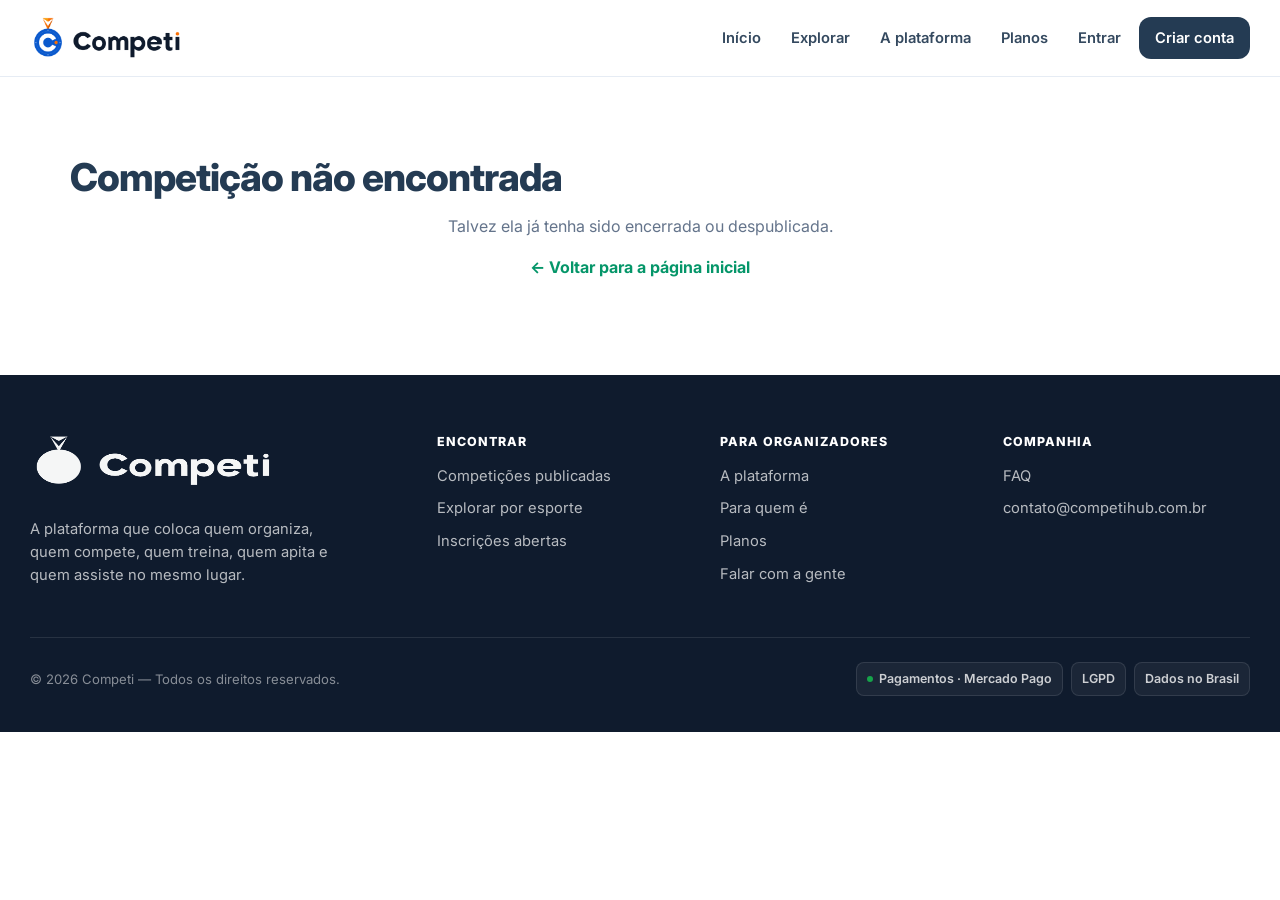
<file: Competicao.html>
<!DOCTYPE html>
<html lang="pt-BR">
<head>
  <meta charset="UTF-8" />
  <meta name="viewport" content="width=device-width, initial-scale=1.0" />
  <title>Competi — Competição</title>
  <link rel="icon" type="image/png" href="assets/img/favicon.png" />
  <link rel="preconnect" href="https://fonts.googleapis.com" />
  <link rel="preconnect" href="https://fonts.gstatic.com" crossorigin />
  <link href="https://fonts.googleapis.com/css2?family=Inter:wght@400;500;600;700;800;900&display=swap" rel="stylesheet" />
  <link rel="stylesheet" href="assets/css/tokens.css" />
  <link rel="stylesheet" href="assets/css/site.css" />
  <link rel="stylesheet" href="assets/css/discover.css" />
  <link rel="stylesheet" href="assets/css/detail.css" />
  <script src="assets/js/mock-data.js" defer></script>
</head>
<body>

<!-- ========================================================================
     TOPBAR (mesmo padrão do site)
     ======================================================================== -->
<header class="topbar">
  <div class="container topbar-inner">
    <a href="Inicio.html" class="brand" aria-label="Competi">
      <img src="assets/img/logo-competi-horizontal.png" alt="Competi" class="brand-logo" />
    </a>
    <button class="menu-btn" id="menuBtn" aria-label="Abrir menu">
      <svg viewBox="0 0 24 24" fill="none" stroke="currentColor" stroke-width="2.5" stroke-linecap="round"><line x1="3" y1="6" x2="21" y2="6"/><line x1="3" y1="12" x2="21" y2="12"/><line x1="3" y1="18" x2="21" y2="18"/></svg>
    </button>
    <nav class="nav" id="mainNav">
      <a href="Inicio.html">Início</a>
      <a href="Inicio.html#explorar">Explorar</a>
      <a href="CompetiSite Redesign.html#plataforma">A plataforma</a>
      <a href="CompetiSite Redesign.html#planos">Planos</a>
      <a href="Entrar.html">Entrar</a>
      <a href="Cadastro.html" class="nav-cta">Criar conta</a>
    </nav>
  </div>
</header>

<main id="detailRoot">
  <div class="detail-loading">Carregando competição…</div>
</main>


<!-- ========================================================================
     FOOTER (compartilhado)
     ======================================================================== -->
<footer class="footer">
  <div class="container">
    <div class="footer-top">
      <div class="footer-brand-block">
        <img src="assets/img/logo-competi-footer-cropped.png" alt="Competi" class="footer-logo" />
        <p class="footer-tag">A plataforma que coloca quem organiza, quem compete, quem treina, quem apita e quem assiste no mesmo lugar.</p>
      </div>
      <div>
        <h4>Encontrar</h4>
        <div class="footer-links">
          <a href="Inicio.html">Competições publicadas</a>
          <a href="Inicio.html#explorar">Explorar por esporte</a>
          <a href="Inicio.html#explorar">Inscrições abertas</a>
        </div>
      </div>
      <div>
        <h4>Para organizadores</h4>
        <div class="footer-links">
          <a href="CompetiSite Redesign.html#plataforma">A plataforma</a>
          <a href="CompetiSite Redesign.html#para-quem">Para quem é</a>
          <a href="CompetiSite Redesign.html#planos">Planos</a>
          <a href="CompetiSite Redesign.html#contato">Falar com a gente</a>
        </div>
      </div>
      <div>
        <h4>Companhia</h4>
        <div class="footer-links">
          <a href="CompetiSite Redesign.html#faq">FAQ</a>
          <a href="mailto:contato@competihub.com.br">contato@competihub.com.br</a>
        </div>
      </div>
    </div>
    <div class="footer-bottom">
      <div>© 2026 Competi — Todos os direitos reservados.</div>
      <div class="footer-badges">
        <span class="footer-badge"><span class="d"></span> Pagamentos · Mercado Pago</span>
        <span class="footer-badge">LGPD</span>
        <span class="footer-badge">Dados no Brasil</span>
      </div>
    </div>
  </div>
</footer>


<!-- ========================================================================
     SCRIPT
     ======================================================================== -->
<script>
  const root = document.getElementById('detailRoot');
  const now = Date.now();

  // -------------------------- helpers --------------------------
  const fmt = new Intl.NumberFormat('pt-BR');
  const currency = (n, c = 'BRL') => n === 0
    ? 'Grátis'
    : new Intl.NumberFormat('pt-BR', { style: 'currency', currency: c }).format(n);

  function fmtDate(iso) {
    if (!iso) return '—';
    return new Date(iso).toLocaleDateString('pt-BR');
  }
  function fmtTime(iso) {
    if (!iso) return '—';
    return new Date(iso).toLocaleTimeString('pt-BR', { hour: '2-digit', minute: '2-digit' });
  }
  function fmtDateRange(a, b) {
    if (!a) return '—';
    const sa = fmtDate(a), sb = fmtDate(b);
    return sa === sb ? sa : `${sa} — ${sb}`;
  }
  function sportSlug(name) {
    return (name || '').toLowerCase()
      .normalize('NFD').replace(/[\u0300-\u036f]/g, '')
      .replace(/[^a-z0-9]+/g, '-').replace(/^-|-$/g, '');
  }
  function isLive(c) {
    const s = new Date(c.startsAt).getTime();
    const e = new Date(c.endsAt).getTime();
    return s <= now && e >= now;
  }
  function dayChip(c) {
    const s = new Date(c.startsAt).getTime();
    const e = new Date(c.endsAt).getTime();
    if (now < s || now > e) return null;
    const totalDays = Math.max(1, Math.round((e - s) / 86400000) + 1);
    const dayIdx = Math.min(totalDays, Math.max(1, Math.round((now - s) / 86400000) + 1));
    return `${dayIdx}º dia de ${totalDays}`;
  }
  function regInfo(c) {
    if (!c.registrationEndAt) return { label: '—', cls: 'reg-closed' };
    const end = new Date(c.registrationEndAt).getTime();
    const d = Math.round((end - now) / 86400000);
    if (d < 0) return { label: 'Inscrições encerradas', cls: 'reg-closed' };
    if (d <= 3) return { label: `Fecha em ${d === 0 ? 'horas' : d + 'd'}`, cls: 'reg-closing' };
    return { label: `Inscrições abertas · ${d}d`, cls: 'reg-open' };
  }
  function genderLabel(g) {
    if (!g) return null;
    if (g === 'M' || g === 'Male') return 'Só masculino';
    if (g === 'F' || g === 'Female') return 'Só feminino';
    if (g === 'Open' || g === 'Mixed') return 'Aberto a todos';
    return g;
  }
  function ageLabel(min, max) {
    if (min == null && max == null) return null;
    if (min != null && max != null) return `${min}–${max} anos`;
    if (min != null) return `${min}+ anos`;
    return `Até ${max} anos`;
  }
  function vagasLabel(n) {
    if (!n) return null;
    return `${n} vagas`;
  }
  function rosterLabel(ev) {
    if (!ev.isTeam) return null;
    if (ev.minRoster && ev.maxRoster && ev.minRoster !== ev.maxRoster) return `Equipe de ${ev.minRoster}–${ev.maxRoster} atletas`;
    if (ev.minRoster) return `Equipe de ${ev.minRoster} atletas`;
    return 'Prova coletiva';
  }
  function escapeHtml(s) {
    return String(s == null ? '' : s).replace(/[&<>"']/g, m => ({ '&': '&amp;', '<': '&lt;', '>': '&gt;', '"': '&quot;', "'": '&#39;' }[m]));
  }

  // -------------------------- data loader --------------------------
  function loadCompetition(id) {
    const list = window.COMPETI_MOCK || [];
    return list.find(c => c.id === id) || null;
  }

  // -------------------------- render --------------------------
  function render(c) {
    if (!c) {
      root.innerHTML = `
        <div class="container detail-error">
          <h2>Competição não encontrada</h2>
          <p style="color:var(--muted)">Talvez ela já tenha sido encerrada ou despublicada.</p>
          <p><a href="Inicio.html">← Voltar para a página inicial</a></p>
        </div>`;
      return;
    }
    document.title = `${c.name} · Competi`;

    const live = isLive(c);
    const day = dayChip(c);
    const reg = regInfo(c);
    const slug = sportSlug(c.sportName);

    root.innerHTML = `
      <section class="detail-hero sport-${slug}">
        <div class="container">
          <a href="Inicio.html" class="detail-back">
            <svg width="14" height="14" viewBox="0 0 24 24" fill="none" stroke="currentColor" stroke-width="2.5" stroke-linecap="round" stroke-linejoin="round"><polyline points="15 18 9 12 15 6"/></svg>
            Voltar para competições
          </a>
          <div class="detail-hero-chips">
            ${live ? `<span class="hero-chip live">Ao vivo</span>` : ''}
            ${day ? `<span class="hero-chip day">${day}</span>` : ''}
            ${reg.label !== '—' && !live ? `<span class="hero-chip ${reg.cls}">${reg.label}</span>` : ''}
            <span class="hero-chip">${escapeHtml(c.sportName)}</span>
          </div>
          <h1>${escapeHtml(c.name)}</h1>
          <div class="where">
            <svg viewBox="0 0 24 24" fill="none" stroke="currentColor" stroke-width="2" stroke-linecap="round" stroke-linejoin="round"><path d="M21 10c0 7-9 13-9 13s-9-6-9-13a9 9 0 0 1 18 0z"/><circle cx="12" cy="10" r="3"/></svg>
            <span>${escapeHtml(c.venue || '')}${c.venue ? ' · ' : ''}${escapeHtml(c.city || '')}${c.state ? ' · ' + escapeHtml(c.state) : ''}</span>
          </div>
        </div>
      </section>

      <section class="detail-wrap">
        <div class="container">
          ${statsTiles(c)}

          <div class="detail-grid">
            <div class="detail-main">
              ${infoCard(c)}
              ${descriptionCard(c)}
              ${live ? '' : ''}
              ${scheduleCard(c)}
              ${eventsCard(c)}
              ${teamsCard(c)}
              ${medalTableCard(c)}
              ${highlightsCard(c)}
              ${medalistsCard(c)}
            </div>

            <aside class="detail-side">
              ${live ? liveMini(c) : ''}
              ${pricingCard(c, live)}
              ${organizerCard(c)}
            </aside>
          </div>
        </div>
      </section>
    `;
  }

  // -------------------------- partials --------------------------
  function statsTiles(c) {
    const tiles = [
      { val: c.athletes ? fmt.format(c.athletes) : '—', lbl: 'atletas inscritos' },
      { val: c.eventsCount || (c.events ? c.events.length : '—'), lbl: c.eventsCount === 1 ? 'prova' : 'provas' },
      { val: c.clubsCount || '—', lbl: 'clubes/equipes' },
      c.completedCount != null
        ? { val: c.completedCount, lbl: 'já decididas' }
        : { val: c.formatLabel ? c.formatCode?.split(/[+\s]/)[0] || '14' : '—', lbl: 'formato' },
    ];
    // Replace 4th tile heuristic with cleaner version
    const fourth = c.completedCount != null
      ? `<div class="stat-tile"><span class="val">${c.completedCount}</span><span class="lbl">provas decididas</span></div>`
      : c.tags && c.tags[0]
        ? `<div class="stat-tile"><span class="val" style="font-size:1.05rem;text-transform:uppercase;letter-spacing:.04em">${escapeHtml(c.tags[0])}</span><span class="lbl">característica</span></div>`
        : '';
    return `
      <div class="stats-tiles">
        <div class="stat-tile"><span class="val">${c.athletes ? fmt.format(c.athletes) : '—'}</span><span class="lbl">atletas inscritos</span></div>
        <div class="stat-tile"><span class="val">${c.eventsCount || (c.events ? c.events.length : '—')}</span><span class="lbl">${c.eventsCount === 1 ? 'prova' : 'provas'}</span></div>
        <div class="stat-tile"><span class="val">${c.clubsCount || '—'}</span><span class="lbl">${c.clubsCount === 1 ? 'clube' : 'clubes / equipes'}</span></div>
        ${fourth}
      </div>
    `;
  }

  function infoCard(c) {
    return `
      <div class="info-card">
        <div class="info-block">
          <div class="icon">
            <svg viewBox="0 0 24 24" fill="none" stroke="currentColor" stroke-width="2" stroke-linecap="round" stroke-linejoin="round"><rect x="3" y="4" width="18" height="18" rx="2"/><line x1="16" y1="2" x2="16" y2="6"/><line x1="8" y1="2" x2="8" y2="6"/><line x1="3" y1="10" x2="21" y2="10"/></svg>
          </div>
          <div>
            <div class="label">Quando acontece</div>
            <div class="val">${fmtDateRange(c.startsAt, c.endsAt)}</div>
            ${c.startsAt ? `<div class="sub">${fmtTime(c.startsAt)}h</div>` : ''}
          </div>
        </div>
        <div class="info-block">
          <div class="icon">
            <svg viewBox="0 0 24 24" fill="none" stroke="currentColor" stroke-width="2" stroke-linecap="round" stroke-linejoin="round"><path d="M12 2L2 7l10 5 10-5-10-5zM2 17l10 5 10-5M2 12l10 5 10-5"/></svg>
          </div>
          <div>
            <div class="label">Inscrições</div>
            <div class="val">${c.registrationEndAt ? fmtDateRange(c.registrationStartAt, c.registrationEndAt) : '—'}</div>
            ${c.registrationEndAt ? `<div class="sub">até ${fmtDate(c.registrationEndAt)}</div>` : ''}
          </div>
        </div>
      </div>
    `;
  }

  function descriptionCard(c) {
    if (!c.description && !c.formatLabel) return '';
    return `
      <article class="dcard desc-card">
        <div class="dcard-header">
          <h2>Sobre a competição</h2>
        </div>
        <div class="dcard-body">
          ${c.description ? `<p>${escapeHtml(c.description)}</p>` : ''}
          ${c.formatLabel ? `
            <div class="format-pill">
              <span class="ico"><svg viewBox="0 0 24 24" fill="none" stroke="currentColor" stroke-width="2.5" stroke-linecap="round" stroke-linejoin="round"><circle cx="6" cy="12" r="3"/><circle cx="18" cy="6" r="3"/><circle cx="18" cy="18" r="3"/><line x1="9" y1="12" x2="15" y2="6"/><line x1="9" y1="12" x2="15" y2="18"/></svg></span>
              <div>
                <div class="ft-name">${escapeHtml(c.formatLabel)}</div>
                ${c.formatDescription ? `<div class="ft-sub">${escapeHtml(c.formatDescription)}</div>` : ''}
              </div>
            </div>
          ` : ''}
          ${c.tags && c.tags.length ? `<div class="tag-row">${c.tags.map(t => `<span class="dtag">${escapeHtml(t)}</span>`).join('')}</div>` : ''}
        </div>
      </article>
    `;
  }

  function scheduleCard(c) {
    if (!c.schedule || c.schedule.length === 0) return '';
    return `
      <article class="dcard">
        <div class="dcard-header">
          <h2>Programação de hoje</h2>
          <span class="label">${c.schedule.length} atividades</span>
        </div>
        <div class="dcard-body flush">
          ${c.schedule.map(s => `
            <div class="sched-row ${s.status}">
              <span class="time">${fmtTime(s.time)}</span>
              <span class="dot"></span>
              <div>
                <div class="title">${escapeHtml(s.name)}</div>
                ${s.sport ? `<div class="meta">${escapeHtml(s.sport)}</div>` : ''}
              </div>
              <span class="status">${s.status === 'done' ? '✓ concluída' : s.status === 'live' ? 'Ao vivo' : 'A seguir'}</span>
            </div>
          `).join('')}
        </div>
      </article>
    `;
  }

  function eventsCard(c) {
    if (!c.events || c.events.length === 0) return '';
    return `
      <article class="dcard">
        <div class="dcard-header">
          <h2>Provas dessa competição</h2>
          <span class="label">${c.events.length} ${c.events.length === 1 ? 'prova' : 'provas'}${c.eventsCount && c.eventsCount > c.events.length ? ' · de ' + c.eventsCount : ''}</span>
        </div>
        <div class="dcard-body flush">
          ${c.events.map(ev => {
            const metaParts = [genderLabel(ev.gender), ageLabel(ev.minAge, ev.maxAge), vagasLabel(ev.maxParticipants)].filter(Boolean);
            const roster = rosterLabel(ev);
            return `
              <div class="event-row ${ev.isTeam ? 'team' : ''}">
                <div class="ev-name">${escapeHtml(ev.name)}</div>
                ${metaParts.length ? `<div class="ev-meta">${escapeHtml(metaParts.join(' · '))}</div>` : ''}
                ${roster ? `<span class="ev-roster">${escapeHtml(roster)}</span>` : ''}
              </div>
            `;
          }).join('')}
        </div>
      </article>
    `;
  }

  function teamsCard(c) {
    if (!c.teamsList || c.teamsList.length === 0) return '';
    return `
      <article class="dcard">
        <div class="dcard-header">
          <h2>Equipes participantes</h2>
          <span class="label">${c.teamsList.length} times</span>
        </div>
        <div class="teams-wrap">
          ${c.teamsList.map(t => `<span class="team-chip">${escapeHtml(t)}</span>`).join('')}
        </div>
      </article>
    `;
  }

  function medalTableCard(c) {
    if (!c.medalTable || c.medalTable.length === 0) return '';
    return `
      <article class="dcard">
        <div class="dcard-header">
          <h2>Quadro de medalhas</h2>
          <span class="label">parcial</span>
        </div>
        <div class="dcard-body flush">
          ${c.medalTable.map((r, i) => `
            <div class="medal-row r${i + 1}">
              <span class="rank">${i + 1}º</span>
              <span class="club">${escapeHtml(r.club)}</span>
              <span class="medal-dot gold">${r.gold}</span>
              <span class="medal-dot silver">${r.silver}</span>
              <span class="medal-dot bronze">${r.bronze}</span>
            </div>
          `).join('')}
        </div>
      </article>
    `;
  }

  function highlightsCard(c) {
    if (!c.topAthletes || c.topAthletes.length === 0) return '';
    return `
      <article class="dcard">
        <div class="dcard-header">
          <h2>Top atletas</h2>
          <span class="label">classificação parcial</span>
        </div>
        <div class="dcard-body flush">
          ${c.topAthletes.map((a, i) => `
            <div class="h-row r${i + 1}">
              <span class="pos">${a.rank}º</span>
              <div class="nm">${escapeHtml(a.name)}<small>${escapeHtml(a.team || '')}</small></div>
              <span class="pts">${a.points}<small>pts</small></span>
            </div>
          `).join('')}
        </div>
      </article>
    `;
  }

  function medalistsCard(c) {
    if (!c.medalists || c.medalists.length === 0) return '';
    const medalLabel = (rank) => rank === 1 ? '🥇' : rank === 2 ? '🥈' : rank === 3 ? '🥉' : rank;
    return `
      <article class="dcard">
        <div class="dcard-header">
          <h2>Medalhistas recentes</h2>
        </div>
        <div class="dcard-body flush">
          ${c.medalists.map(m => `
            <div class="medalist-row r${m.rank}">
              <span class="badge-medal">${m.rank}</span>
              <div class="nm-block">
                <div class="name">${escapeHtml(m.name)}</div>
                <div class="event">${escapeHtml(m.event)}</div>
              </div>
              ${m.value ? `<span class="value">${escapeHtml(m.value)}</span>` : ''}
            </div>
          `).join('')}
        </div>
      </article>
    `;
  }

  function pricingCard(c, live) {
    const pricing = c.pricing || {};
    const amount = pricing.amount;
    const isAvailable = pricing.available !== false && c.registrationEndAt && new Date(c.registrationEndAt).getTime() > now;
    const priceStr = amount === 0 ? 'Grátis' : amount != null ? currency(amount, pricing.currency) : '—';
    const cta = isAvailable ? 'Inscrever pelo app' : 'Inscrições encerradas';
    const ctaCls = isAvailable ? 'cta' : 'cta disabled';

    return `
      <article class="side-pricing">
        ${pricing.tierName ? `<div class="tier-label">${escapeHtml(pricing.tierName)}</div>` : '<div class="tier-label">Inscrição</div>'}
        <div class="price ${amount === 0 ? 'free' : ''}">${escapeHtml(priceStr)}${amount > 0 ? '<small>por atleta</small>' : ''}</div>
        ${pricing.endsAt ? `<div class="price-meta">Lote até <strong>${fmtDate(pricing.endsAt)}</strong></div>` : ''}
        ${pricing.message ? `<div class="price-warn">${escapeHtml(pricing.message)}</div>` : ''}
        <a class="${ctaCls}" href="${isAvailable ? 'CompetiSite Redesign.html#baixar-app' : '#'}">${cta} ${isAvailable ? '↓' : ''}</a>
        ${isAvailable ? `
          <div class="cta-note">A inscrição é feita pelo <strong>app da Competi</strong>. Baixe abaixo e crie sua conta uma vez.</div>
          <div class="stores">
            <a href="https://apps.apple.com/br/app/competi" target="_blank" rel="noopener" class="store-mini">
              <svg viewBox="0 0 24 24" fill="currentColor"><path d="M17.05 12.04c-.03-2.93 2.39-4.34 2.5-4.41-1.36-2-3.48-2.27-4.24-2.3-1.81-.18-3.53 1.07-4.45 1.07-.92 0-2.34-1.04-3.84-1.01-1.98.03-3.8 1.15-4.82 2.92-2.05 3.56-.53 8.82 1.47 11.71.98 1.42 2.15 3 3.69 2.94 1.48-.06 2.04-.96 3.83-.96 1.79 0 2.29.96 3.86.93 1.59-.03 2.6-1.44 3.58-2.86 1.12-1.64 1.59-3.23 1.61-3.31-.04-.02-3.09-1.19-3.12-4.72zM14.4 4.27c.8-.97 1.34-2.32 1.19-3.66-1.15.05-2.55.77-3.38 1.74-.74.86-1.39 2.23-1.22 3.55 1.28.1 2.6-.65 3.41-1.63z"/></svg>
              App Store
            </a>
            <a href="https://play.google.com/store/apps/details?id=br.com.competi.app" target="_blank" rel="noopener" class="store-mini">
              <svg viewBox="0 0 24 24" aria-hidden="true"><defs><linearGradient id="gpAA" x1="0" y1="0" x2="1" y2="1"><stop offset="0" stop-color="#00C2FF"/><stop offset="1" stop-color="#0073FF"/></linearGradient><linearGradient id="gpBB" x1="0" y1="0" x2="1" y2="1"><stop offset="0" stop-color="#FFCE3D"/><stop offset="1" stop-color="#FF9100"/></linearGradient><linearGradient id="gpCC" x1="0" y1="0" x2="1" y2="1"><stop offset="0" stop-color="#FF4F4F"/><stop offset="1" stop-color="#D7263D"/></linearGradient><linearGradient id="gpDD" x1="0" y1="0" x2="1" y2="1"><stop offset="0" stop-color="#43E660"/><stop offset="1" stop-color="#1FB04F"/></linearGradient></defs><path d="M3.6 1.9c-.4.3-.6.8-.6 1.5v17.2c0 .7.2 1.2.6 1.5L13 12 3.6 1.9z" fill="url(#gpAA)"/><path d="M16.6 8.7L13 12l3.6 3.3 4.1-2.4c1.2-.7 1.2-1.8 0-2.5l-4.1-1.7z" fill="url(#gpBB)"/><path d="M3.6 22.1c.5.4 1.2.4 2 .1l11-6.9L13 12 3.6 22.1z" fill="url(#gpCC)"/><path d="M5.6 1.8c-.8-.4-1.5-.3-2 .1L13 12l3.6-3.3-11-6.9z" fill="url(#gpDD)"/></svg>
              Google Play
            </a>
          </div>
        ` : '<div class="cta-note">Acompanhe os resultados nas próximas seções, ou volte na próxima edição.</div>'}
      </article>
    `;
  }

  function liveMini(c) {
    const liveEvent = c.schedule?.find(s => s.status === 'live');
    return `
      <article class="live-mini">
        <span class="topline">Ao vivo agora</span>
        ${liveEvent
          ? `<div class="now-event">
              <span class="ev">${escapeHtml(liveEvent.name)}</span>
              <span class="ev-meta">${escapeHtml(liveEvent.sport || '')} · ${fmtTime(liveEvent.time)}h</span>
            </div>`
          : `<p>A competição está rolando agora. Acompanhe resultados em tempo real.</p>`
        }
        <a href="#" class="follow" onclick="alert('Em breve: acompanhamento ao vivo no site. Por enquanto, abra o app Competi.'); return false;">
          Acompanhar ao vivo →
        </a>
      </article>
    `;
  }

  function organizerCard(c) {
    if (!c.organizer) return '';
    const initials = c.organizer.split(/\s+/).slice(0, 2).map(w => w[0]).join('').toUpperCase();
    return `
      <article class="org-card">
        <div class="avatar">${escapeHtml(initials)}</div>
        <div class="info">
          <div class="lbl">Organizado por</div>
          <div class="nm">${escapeHtml(c.organizer)}</div>
        </div>
      </article>
    `;
  }

  // -------------------------- bootstrap --------------------------
  function bootstrap() {
    const params = new URLSearchParams(window.location.search);
    const id = params.get('id');
    if (!id) {
      render(null);
      return;
    }

    // Try API first; fall back to mock
    const base = window.COMPETI_API_BASE;
    if (base) {
      fetch(`${base}/public/competitions/${encodeURIComponent(id)}`)
        .then(r => r.ok ? r.json() : Promise.reject())
        .then(body => {
          const data = body?.data || body;
          render(data);
        })
        .catch(() => render(loadCompetition(id)));
    } else {
      render(loadCompetition(id));
    }
  }

  // wait for mock-data to load (defer guarantees parse order)
  if (window.COMPETI_MOCK) {
    bootstrap();
  } else {
    window.addEventListener('DOMContentLoaded', bootstrap);
  }

  // mobile nav
  document.getElementById('menuBtn').addEventListener('click', () =>
    document.getElementById('mainNav').classList.toggle('open'));
</script>

</body>
</html>
</file>
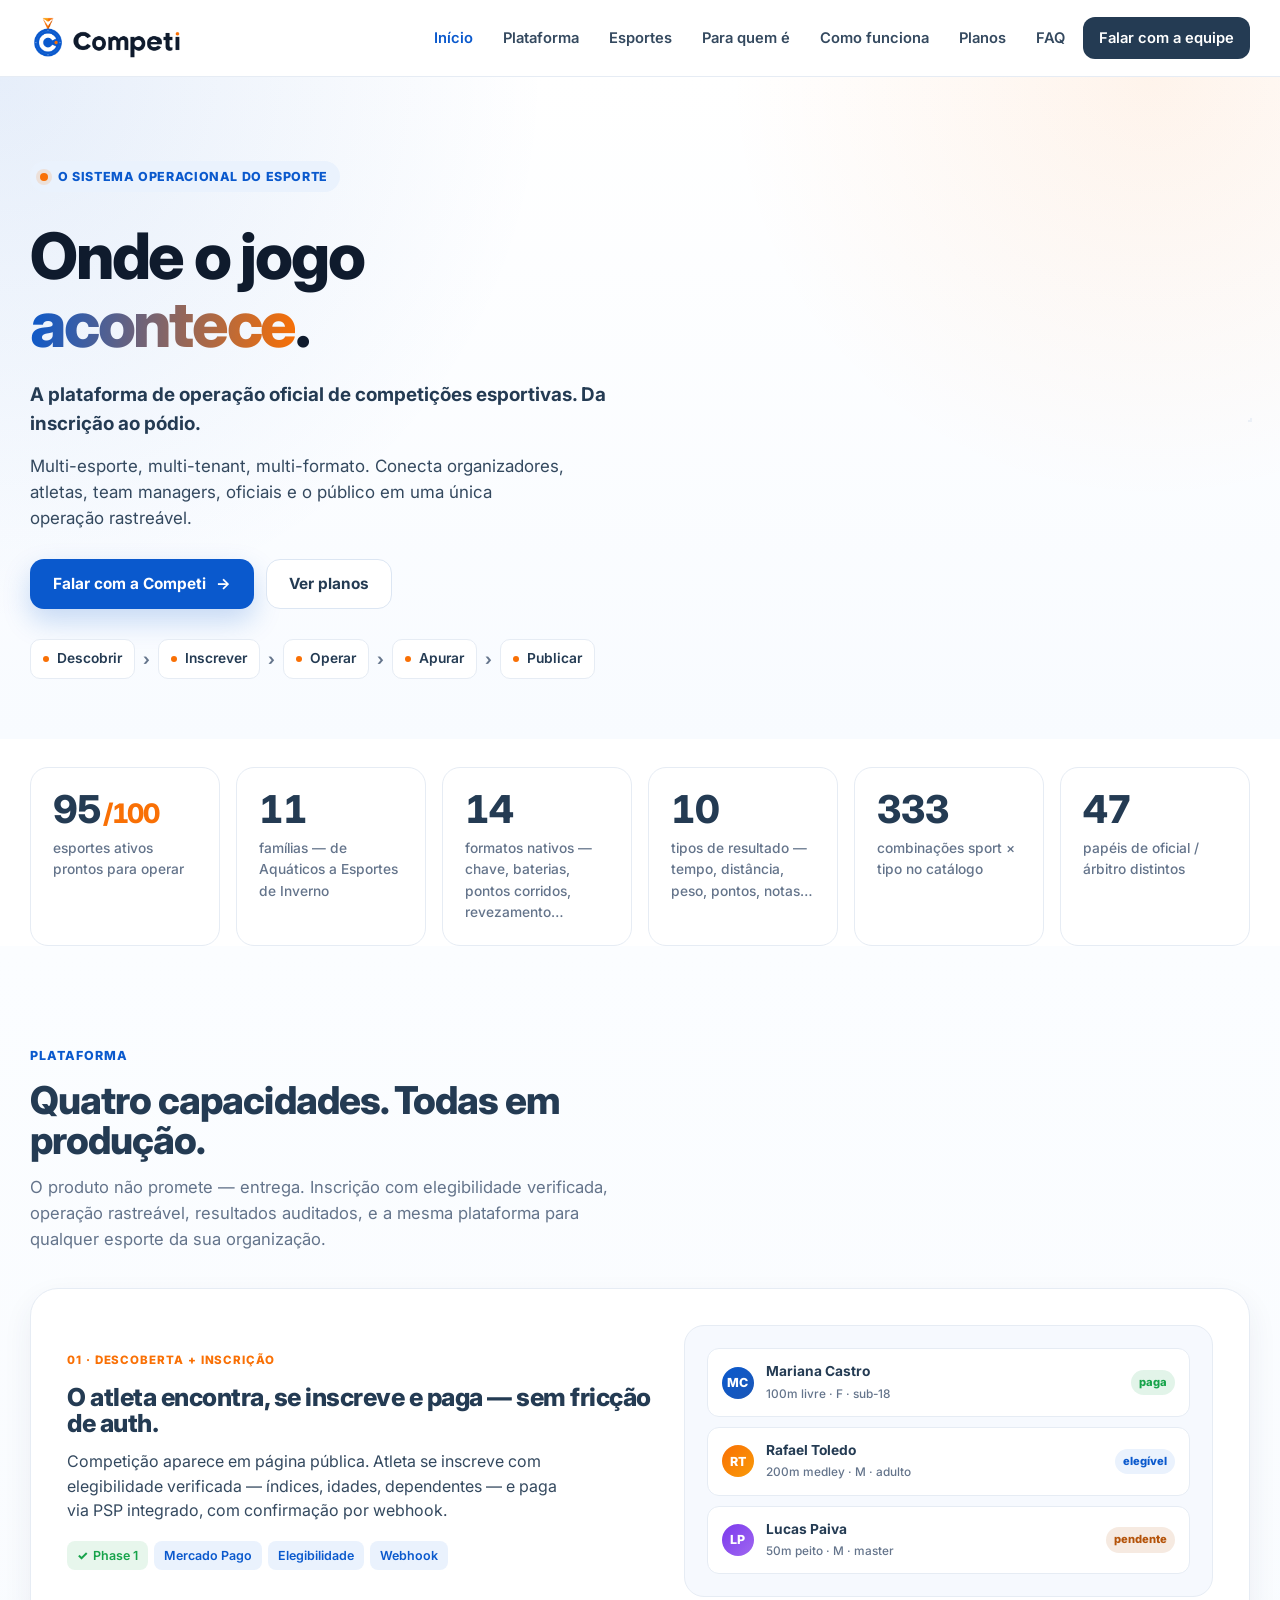
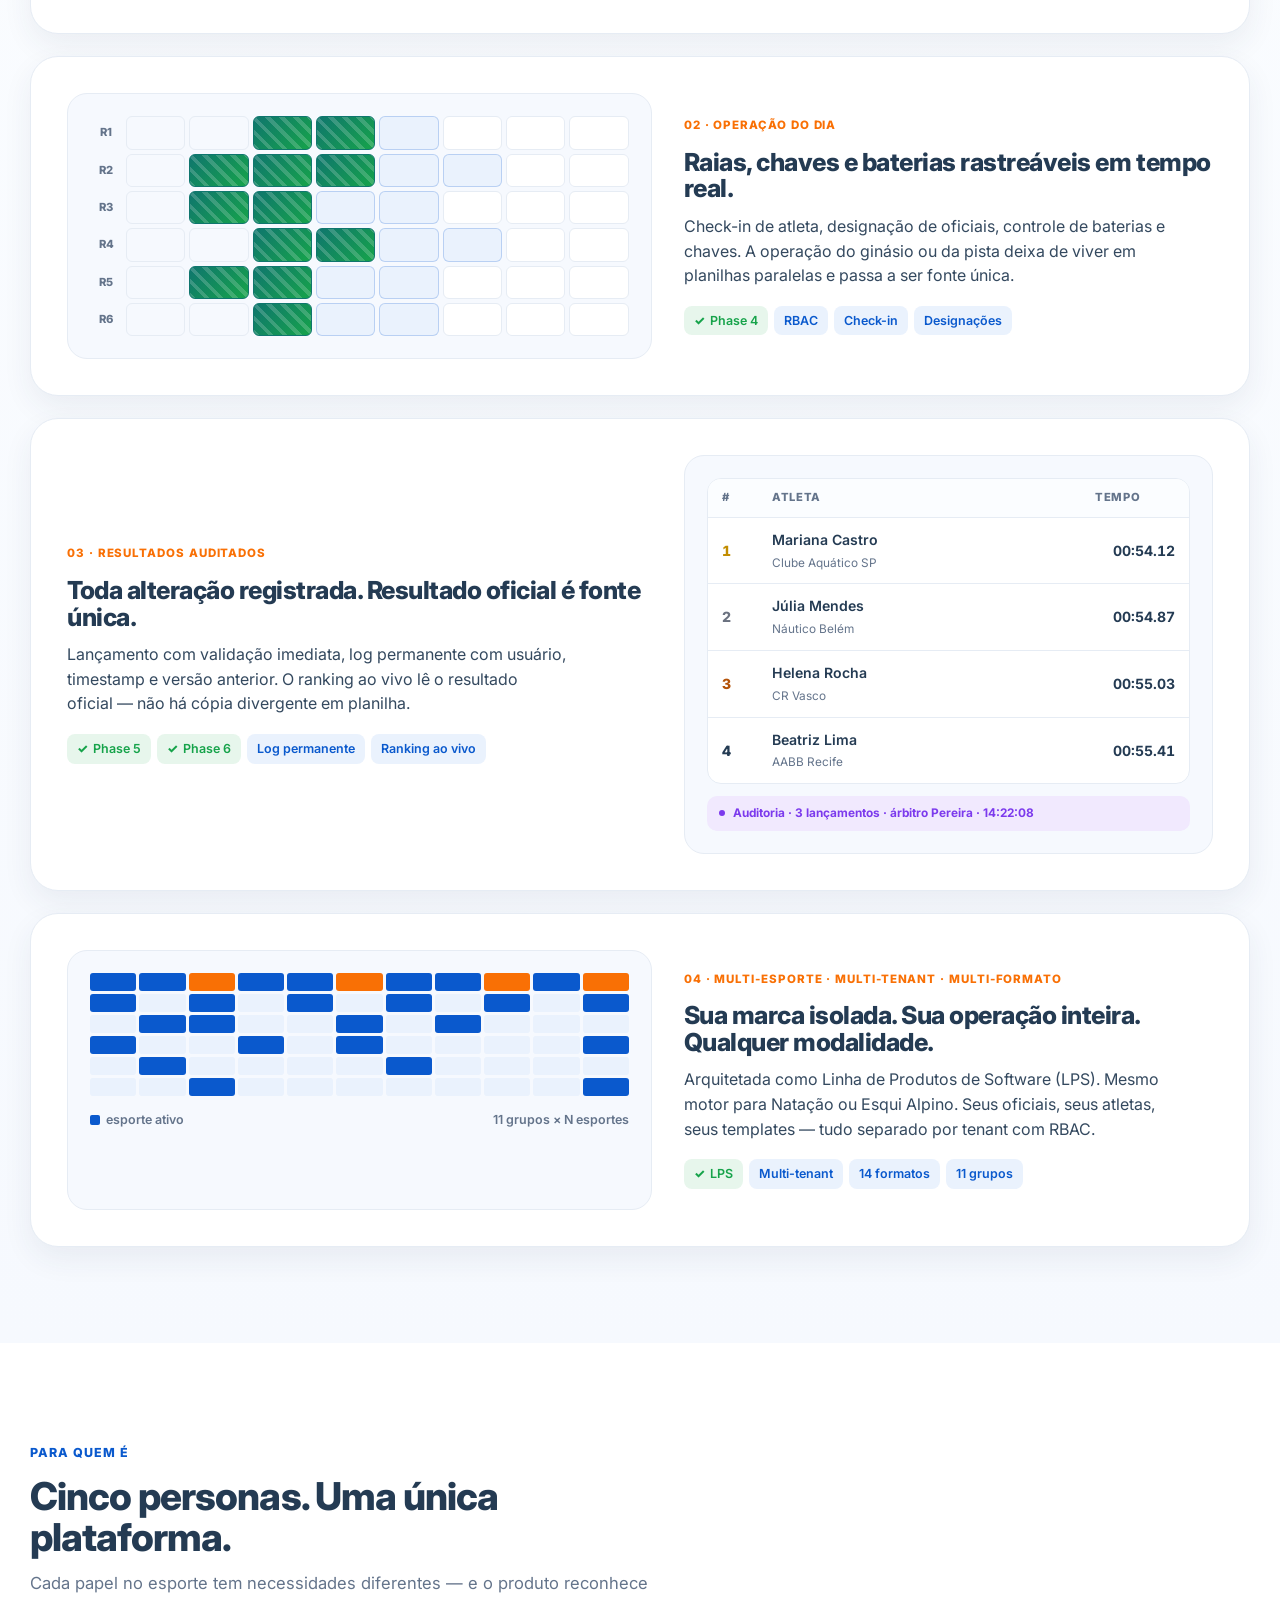
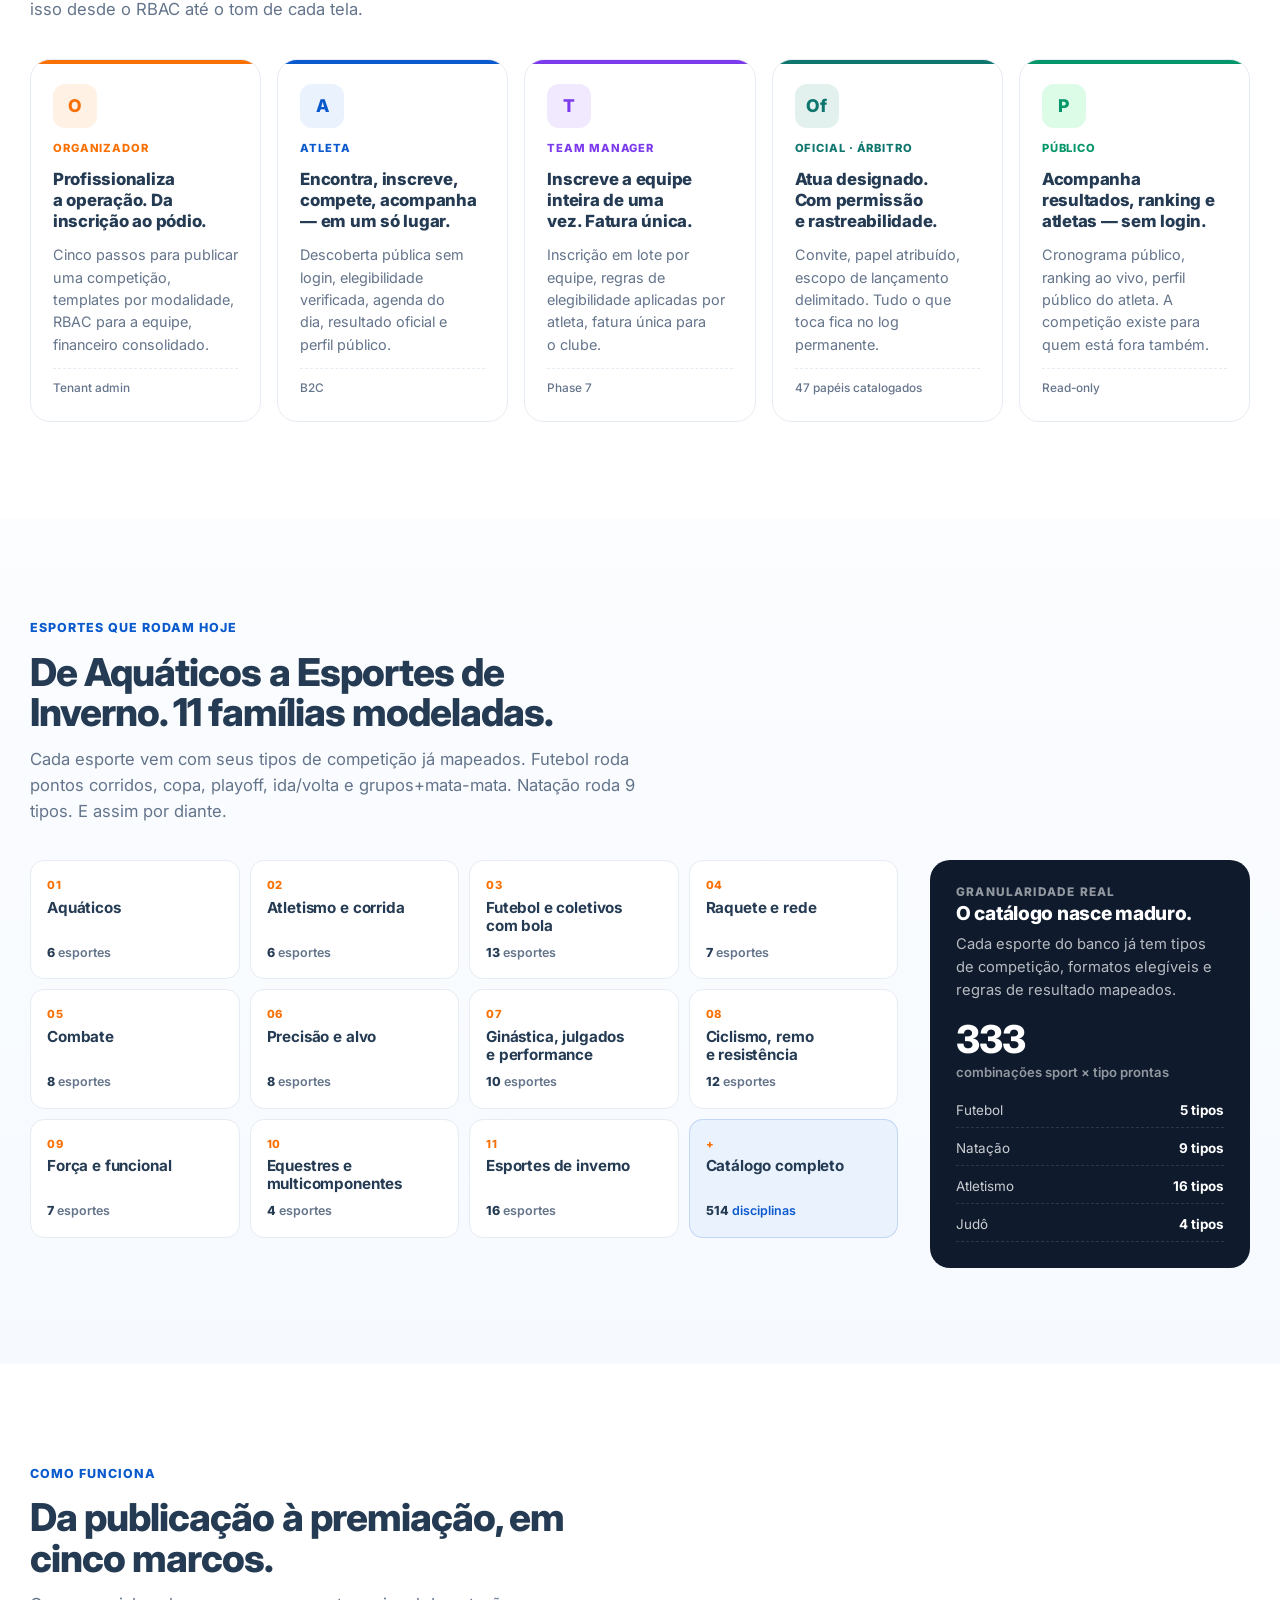
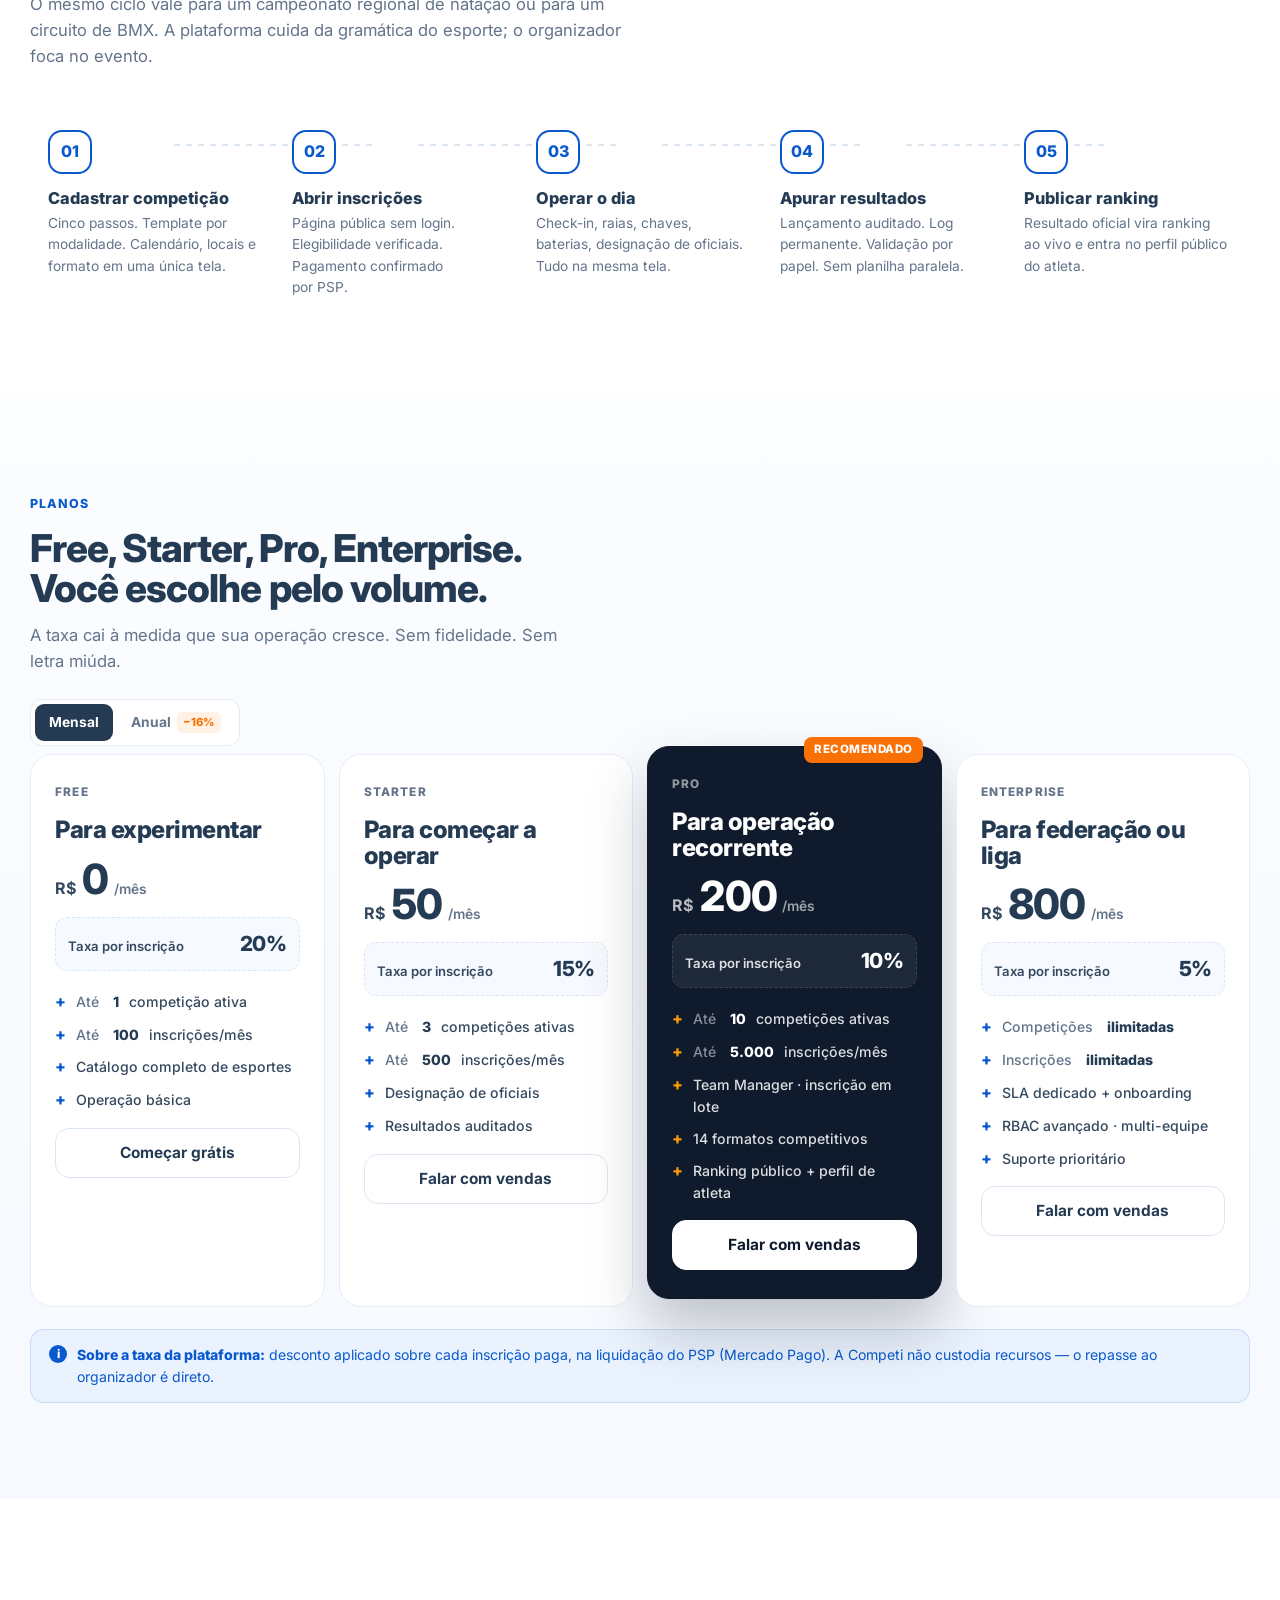
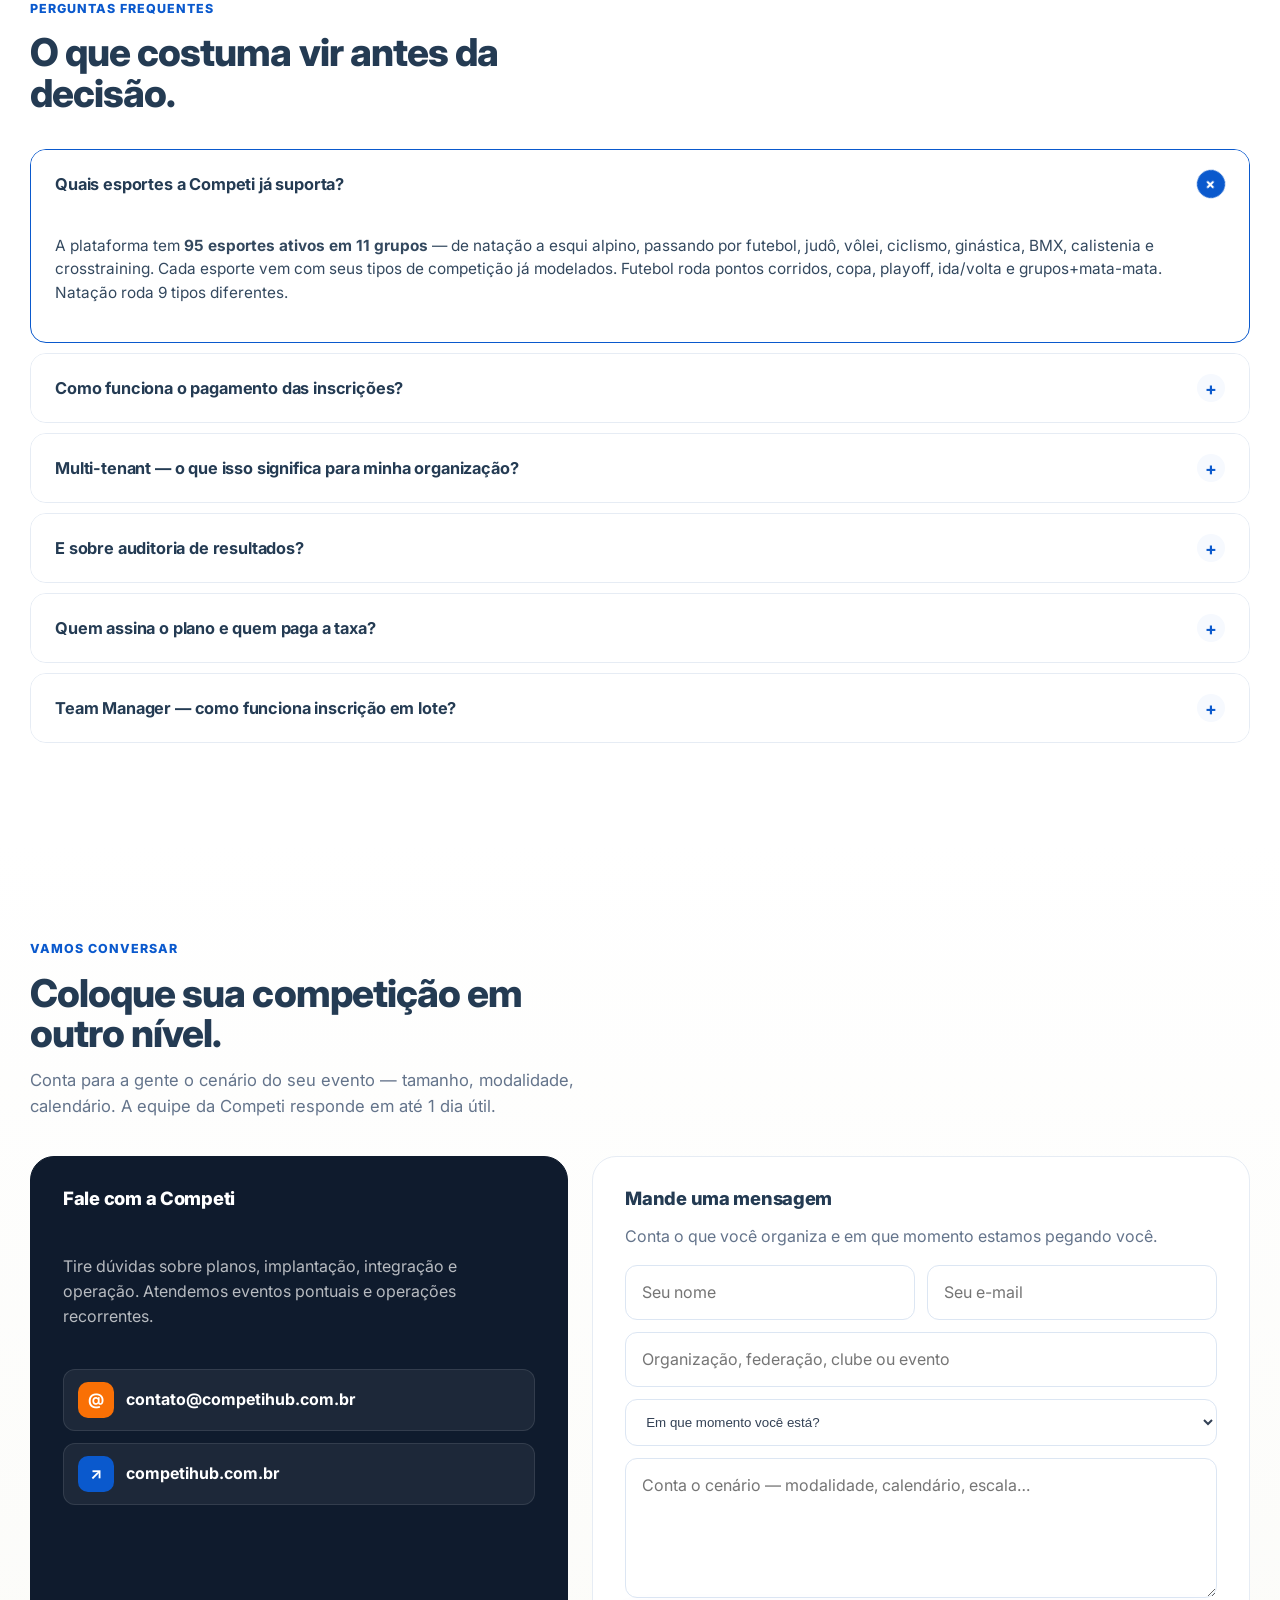
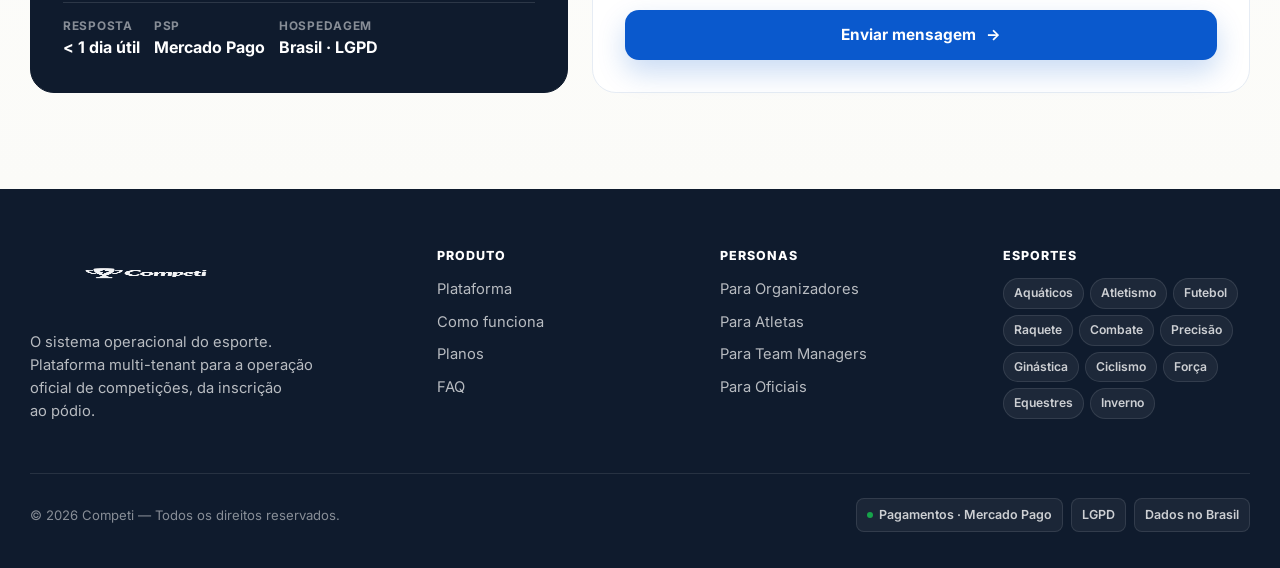
<file: CompetiSite Redesign v1.html>
<!DOCTYPE html>
<html lang="pt-BR">
<head>
  <meta charset="UTF-8" />
  <meta name="viewport" content="width=device-width, initial-scale=1.0" />
  <title>Competi — O sistema operacional do esporte</title>
  <link rel="icon" type="image/png" href="assets/img/favicon.png" />
  <meta name="description" content="Competi é o sistema operacional do esporte. Plataforma multi-tenant para gestão e operação oficial de competições — da inscrição ao pódio. 95 esportes, 14 formatos, 10 tipos de resultado." />
  <link rel="preconnect" href="https://fonts.googleapis.com" />
  <link rel="preconnect" href="https://fonts.gstatic.com" crossorigin />
  <link href="https://fonts.googleapis.com/css2?family=Inter:wght@400;500;600;700;800;900&display=swap" rel="stylesheet" />
  <link rel="stylesheet" href="assets/css/tokens.css" />
  <link rel="stylesheet" href="assets/css/site.css" />
</head>
<body>

<!-- ========================================================================
     TOPBAR
     ======================================================================== -->
<header class="topbar">
  <div class="container topbar-inner">
    <a href="#home" class="brand" aria-label="Competi" data-comment-anchor="brand">
      <img src="assets/img/logo-competi-horizontal.png" alt="Competi" class="brand-logo" />
    </a>

    <button class="menu-btn" id="menuBtn" aria-label="Abrir menu">
      <svg viewBox="0 0 24 24" fill="none" stroke="currentColor" stroke-width="2.5" stroke-linecap="round"><line x1="3" y1="6" x2="21" y2="6"/><line x1="3" y1="12" x2="21" y2="12"/><line x1="3" y1="18" x2="21" y2="18"/></svg>
    </button>

    <nav class="nav" id="mainNav">
      <a href="#home" class="active">Início</a>
      <a href="#plataforma">Plataforma</a>
      <a href="#esportes">Esportes</a>
      <a href="#para-quem">Para quem é</a>
      <a href="#ciclo">Como funciona</a>
      <a href="#planos">Planos</a>
      <a href="#faq">FAQ</a>
      <a href="#contato" class="nav-cta">Falar com a equipe</a>
    </nav>
  </div>
</header>

<main>

  <!-- ========================================================================
       1. HERO
       ======================================================================== -->
  <section class="hero" id="home" data-screen-label="01 Hero">
    <div class="container hero-grid">
      <div class="hero-copy">
        <div class="eyebrow">O sistema operacional do esporte</div>
        <h1>Onde o jogo <span class="accent">acontece</span>.</h1>
        <p class="lead lead-strong">
          A plataforma de operação oficial de competições esportivas. Da inscrição ao pódio.
        </p>
        <p class="lead">
          Multi-esporte, multi-tenant, multi-formato. Conecta organizadores, atletas, team managers, oficiais e o público em uma única operação rastreável.
        </p>

        <div class="hero-actions">
          <a class="btn btn-primary" href="#contato">Falar com a Competi <span class="arr">→</span></a>
          <a class="btn btn-secondary" href="#planos">Ver planos</a>
        </div>

        <div class="cycle-chips">
          <span class="chip"><span class="dot"></span>Descobrir</span>
          <span class="sep">›</span>
          <span class="chip"><span class="dot"></span>Inscrever</span>
          <span class="sep">›</span>
          <span class="chip"><span class="dot"></span>Operar</span>
          <span class="sep">›</span>
          <span class="chip"><span class="dot"></span>Apurar</span>
          <span class="sep">›</span>
          <span class="chip"><span class="dot"></span>Publicar</span>
        </div>
      </div>

      <!-- Hero mosaic — 3 telas (organizador / atleta / operação ao vivo) -->
      <div class="hero-mosaic" aria-hidden="true">
        <!-- Mock organizer (laranja) -->
        <div class="mock mock-organizer">
          <div class="mock-bar">
            <span class="pill tag-orange"></span>
            <span class="pill tag-fill"></span>
          </div>
          <div class="mock-body">
            <div class="mock-h">Painel do organizador</div>
            <div class="mock-row">
              <span class="dot" style="background:var(--persona-organizer)"></span>
              <span class="bar short"></span>
              <span class="stat">147</span>
            </div>
            <div class="mock-row">
              <span class="dot" style="background:var(--brand-blue-600)"></span>
              <span class="bar"></span>
              <span class="stat">R$ 8.4k</span>
            </div>
            <div class="mock-row">
              <span class="dot" style="background:var(--persona-official)"></span>
              <span class="bar short"></span>
              <span class="stat">14 of</span>
            </div>
          </div>
        </div>

        <!-- Mock athlete (azul) -->
        <div class="mock mock-athlete">
          <div class="mock-bar">
            <span class="pill tag-blue"></span>
            <span class="pill tag-fill"></span>
          </div>
          <div class="mock-body">
            <div class="mock-h">Próxima prova</div>
            <div class="mock-sub">Estadual — 14/jun</div>
            <div class="mock-card-bg">100m livre · raia 4</div>
            <div class="mock-cta">Confirmar presença</div>
          </div>
        </div>

        <!-- Mock live ops (verde-petróleo) -->
        <div class="mock mock-live">
          <div class="mock-bar">
            <span class="pill tag-green"></span>
            <span class="pill tag-fill"></span>
          </div>
          <div class="mock-body">
            <div class="mock-lane-grid">
              <span class="lane-n">1</span><span class="lane"></span><span class="lane live"></span><span class="lane live"></span><span class="lane"></span><span class="lane"></span><span class="lane"></span>
              <span class="lane-n">2</span><span class="lane"></span><span class="lane live"></span><span class="lane live"></span><span class="lane live"></span><span class="lane"></span><span class="lane"></span>
              <span class="lane-n">3</span><span class="lane"></span><span class="lane live"></span><span class="lane live"></span><span class="lane"></span><span class="lane"></span><span class="lane"></span>
              <span class="lane-n">4</span><span class="lane"></span><span class="lane"></span><span class="lane live"></span><span class="lane live"></span><span class="lane live"></span><span class="lane"></span>
            </div>
          </div>
        </div>
      </div>
    </div>
  </section>


  <!-- ========================================================================
       2. PROVA SOCIAL NUMÉRICA
       Substitui Venda/Opere/Comunique/Escale com números reais do banco.
       ======================================================================== -->
  <section class="section section-tight" data-screen-label="02 Métricas">
    <div class="container">
      <div class="metrics-grid">
        <article class="metric-card">
          <div class="metric-num">95<span class="unit">/100</span></div>
          <div class="metric-label">esportes ativos prontos para operar</div>
        </article>
        <article class="metric-card">
          <div class="metric-num">11</div>
          <div class="metric-label">famílias — de Aquáticos a Esportes de Inverno</div>
        </article>
        <article class="metric-card">
          <div class="metric-num">14</div>
          <div class="metric-label">formatos nativos — chave, baterias, pontos corridos, revezamento…</div>
        </article>
        <article class="metric-card">
          <div class="metric-num">10</div>
          <div class="metric-label">tipos de resultado — tempo, distância, peso, pontos, notas…</div>
        </article>
        <article class="metric-card">
          <div class="metric-num">333</div>
          <div class="metric-label">combinações sport × tipo no catálogo</div>
        </article>
        <article class="metric-card">
          <div class="metric-num">47</div>
          <div class="metric-label">papéis de oficial / árbitro distintos</div>
        </article>
      </div>
    </div>
  </section>


  <!-- ========================================================================
       3. PLATAFORMA — 4 capacidades reais e entregues
       ======================================================================== -->
  <section class="section soft" id="plataforma" data-screen-label="03 Plataforma">
    <div class="container">
      <div class="section-head">
        <span class="section-kicker">Plataforma</span>
        <h2>Quatro capacidades. Todas em produção.</h2>
        <p>O produto não promete — entrega. Inscrição com elegibilidade verificada, operação rastreável, resultados auditados, e a mesma plataforma para qualquer esporte da sua organização.</p>
      </div>

      <div class="feature-stack">

        <!-- Capacidade 1 -->
        <article class="feature-row">
          <div>
            <div class="feature-step">01 · Descoberta + inscrição</div>
            <h3>O atleta encontra, se inscreve e paga — sem fricção de auth.</h3>
            <p>Competição aparece em página pública. Atleta se inscreve com elegibilidade verificada — índices, idades, dependentes — e paga via PSP integrado, com confirmação por webhook.</p>
            <div class="feature-tags">
              <span class="tag done">Phase 1</span>
              <span class="tag">Mercado Pago</span>
              <span class="tag">Elegibilidade</span>
              <span class="tag">Webhook</span>
            </div>
          </div>
          <div class="feature-vis">
            <div class="viz-inscricao">
              <div class="row">
                <div class="avatar">MC</div>
                <div class="name">Mariana Castro<br><span style="font-size:.74rem;color:var(--muted);font-weight:500">100m livre · F · sub-18</span></div>
                <span class="badge badge-paid">paga</span>
              </div>
              <div class="row">
                <div class="avatar" style="background:linear-gradient(135deg,var(--persona-organizer),var(--brand-orange-400))">RT</div>
                <div class="name">Rafael Toledo<br><span style="font-size:.74rem;color:var(--muted);font-weight:500">200m medley · M · adulto</span></div>
                <span class="badge badge-elig">elegível</span>
              </div>
              <div class="row">
                <div class="avatar" style="background:linear-gradient(135deg,var(--persona-tm),#9F67F0)">LP</div>
                <div class="name">Lucas Paiva<br><span style="font-size:.74rem;color:var(--muted);font-weight:500">50m peito · M · master</span></div>
                <span class="badge badge-pending">pendente</span>
              </div>
            </div>
          </div>
        </article>

        <!-- Capacidade 2 -->
        <article class="feature-row reverse">
          <div>
            <div class="feature-step">02 · Operação do dia</div>
            <h3>Raias, chaves e baterias rastreáveis em tempo real.</h3>
            <p>Check-in de atleta, designação de oficiais, controle de baterias e chaves. A operação do ginásio ou da pista deixa de viver em planilhas paralelas e passa a ser fonte única.</p>
            <div class="feature-tags">
              <span class="tag done">Phase 4</span>
              <span class="tag">RBAC</span>
              <span class="tag">Check-in</span>
              <span class="tag">Designações</span>
            </div>
          </div>
          <div class="feature-vis">
            <div class="viz-lanes">
              <span class="ln">R1</span>
              <span class="cell done"></span><span class="cell done"></span><span class="cell live"></span><span class="cell live"></span><span class="cell next"></span><span class="cell"></span><span class="cell"></span><span class="cell"></span>
              <span class="ln">R2</span>
              <span class="cell done"></span><span class="cell live"></span><span class="cell live"></span><span class="cell live"></span><span class="cell next"></span><span class="cell next"></span><span class="cell"></span><span class="cell"></span>
              <span class="ln">R3</span>
              <span class="cell done"></span><span class="cell live"></span><span class="cell live"></span><span class="cell next"></span><span class="cell next"></span><span class="cell"></span><span class="cell"></span><span class="cell"></span>
              <span class="ln">R4</span>
              <span class="cell done"></span><span class="cell done"></span><span class="cell live"></span><span class="cell live"></span><span class="cell next"></span><span class="cell next"></span><span class="cell"></span><span class="cell"></span>
              <span class="ln">R5</span>
              <span class="cell done"></span><span class="cell live"></span><span class="cell live"></span><span class="cell next"></span><span class="cell next"></span><span class="cell"></span><span class="cell"></span><span class="cell"></span>
              <span class="ln">R6</span>
              <span class="cell done"></span><span class="cell done"></span><span class="cell live"></span><span class="cell next"></span><span class="cell next"></span><span class="cell"></span><span class="cell"></span><span class="cell"></span>
            </div>
          </div>
        </article>

        <!-- Capacidade 3 -->
        <article class="feature-row">
          <div>
            <div class="feature-step">03 · Resultados auditados</div>
            <h3>Toda alteração registrada. Resultado oficial é fonte única.</h3>
            <p>Lançamento com validação imediata, log permanente com usuário, timestamp e versão anterior. O ranking ao vivo lê o resultado oficial — não há cópia divergente em planilha.</p>
            <div class="feature-tags">
              <span class="tag done">Phase 5</span>
              <span class="tag done">Phase 6</span>
              <span class="tag">Log permanente</span>
              <span class="tag">Ranking ao vivo</span>
            </div>
          </div>
          <div class="feature-vis">
            <div class="viz-results">
              <div class="hd"><span>#</span><span>Atleta</span><span>Tempo</span></div>
              <div class="rr">
                <span class="pos gold">1</span>
                <span><span class="athl">Mariana Castro</span><br><span class="tm">Clube Aquático SP</span></span>
                <span class="time">00:54.12</span>
              </div>
              <div class="rr">
                <span class="pos silver">2</span>
                <span><span class="athl">Júlia Mendes</span><br><span class="tm">Náutico Belém</span></span>
                <span class="time">00:54.87</span>
              </div>
              <div class="rr">
                <span class="pos bronze">3</span>
                <span><span class="athl">Helena Rocha</span><br><span class="tm">CR Vasco</span></span>
                <span class="time">00:55.03</span>
              </div>
              <div class="rr">
                <span class="pos">4</span>
                <span><span class="athl">Beatriz Lima</span><br><span class="tm">AABB Recife</span></span>
                <span class="time">00:55.41</span>
              </div>
            </div>
            <div class="audit" style="margin-top:12px;padding:8px 12px;background:var(--persona-tm-050);border-radius:10px;font-size:.74rem;color:var(--persona-tm);font-weight:700;display:flex;align-items:center;gap:8px">
              <span class="dot" style="width:6px;height:6px;border-radius:999px;background:var(--persona-tm)"></span>
              Auditoria · 3 lançamentos · árbitro Pereira · 14:22:08
            </div>
          </div>
        </article>

        <!-- Capacidade 4 -->
        <article class="feature-row reverse">
          <div>
            <div class="feature-step">04 · Multi-esporte · multi-tenant · multi-formato</div>
            <h3>Sua marca isolada. Sua operação inteira. Qualquer modalidade.</h3>
            <p>Arquitetada como Linha de Produtos de Software (LPS). Mesmo motor para Natação ou Esqui Alpino. Seus oficiais, seus atletas, seus templates — tudo separado por tenant com RBAC.</p>
            <div class="feature-tags">
              <span class="tag done">LPS</span>
              <span class="tag">Multi-tenant</span>
              <span class="tag">14 formatos</span>
              <span class="tag">11 grupos</span>
            </div>
          </div>
          <div class="feature-vis">
            <div class="viz-multi" id="vizMulti"></div>
            <div style="margin-top:14px;font-size:.78rem;color:var(--muted);font-weight:600;display:flex;justify-content:space-between">
              <span><span style="display:inline-block;width:10px;height:10px;background:var(--brand-blue-600);border-radius:2px;vertical-align:-1px;margin-right:6px"></span>esporte ativo</span>
              <span>11 grupos × N esportes</span>
            </div>
          </div>
        </article>

      </div>
    </div>
  </section>


  <!-- ========================================================================
       4. PARA QUEM É — 5 personas
       ======================================================================== -->
  <section class="section" id="para-quem" data-screen-label="04 Personas">
    <div class="container">
      <div class="section-head">
        <span class="section-kicker">Para quem é</span>
        <h2>Cinco personas. Uma única plataforma.</h2>
        <p>Cada papel no esporte tem necessidades diferentes — e o produto reconhece isso desde o RBAC até o tom de cada tela.</p>
      </div>

      <div class="persona-grid">
        <article class="persona-card is-organizer">
          <div class="persona-mark">O</div>
          <div class="persona-name">Organizador</div>
          <h3>Profissionaliza a operação. Da inscrição ao pódio.</h3>
          <p>Cinco passos para publicar uma competição, templates por modalidade, RBAC para a equipe, financeiro consolidado.</p>
          <div class="persona-meta"><span class="key">Tenant admin</span></div>
        </article>

        <article class="persona-card is-athlete">
          <div class="persona-mark">A</div>
          <div class="persona-name">Atleta</div>
          <h3>Encontra, inscreve, compete, acompanha — em um só lugar.</h3>
          <p>Descoberta pública sem login, elegibilidade verificada, agenda do dia, resultado oficial e perfil público.</p>
          <div class="persona-meta"><span class="key">B2C</span></div>
        </article>

        <article class="persona-card is-tm">
          <div class="persona-mark">T</div>
          <div class="persona-name">Team Manager</div>
          <h3>Inscreve a equipe inteira de uma vez. Fatura única.</h3>
          <p>Inscrição em lote por equipe, regras de elegibilidade aplicadas por atleta, fatura única para o clube.</p>
          <div class="persona-meta"><span class="key">Phase 7</span></div>
        </article>

        <article class="persona-card is-official">
          <div class="persona-mark">Of</div>
          <div class="persona-name">Oficial · Árbitro</div>
          <h3>Atua designado. Com permissão e rastreabilidade.</h3>
          <p>Convite, papel atribuído, escopo de lançamento delimitado. Tudo o que toca fica no log permanente.</p>
          <div class="persona-meta"><span class="key">47 papéis catalogados</span></div>
        </article>

        <article class="persona-card is-public">
          <div class="persona-mark">P</div>
          <div class="persona-name">Público</div>
          <h3>Acompanha resultados, ranking e atletas — sem login.</h3>
          <p>Cronograma público, ranking ao vivo, perfil público do atleta. A competição existe para quem está fora também.</p>
          <div class="persona-meta"><span class="key">Read-only</span></div>
        </article>
      </div>
    </div>
  </section>


  <!-- ========================================================================
       5. ESPORTES QUE RODAM HOJE — 11 grupos
       ======================================================================== -->
  <section class="section soft" id="esportes" data-screen-label="05 Esportes">
    <div class="container">
      <div class="section-head">
        <span class="section-kicker">Esportes que rodam hoje</span>
        <h2>De Aquáticos a Esportes de Inverno. 11 famílias modeladas.</h2>
        <p>Cada esporte vem com seus tipos de competição já mapeados. Futebol roda pontos corridos, copa, playoff, ida/volta e grupos+mata-mata. Natação roda 9 tipos. E assim por diante.</p>
      </div>

      <div class="sports-wrap">
        <div class="sports-grid">
          <button class="sport-chip">
            <span class="n">01</span>
            <span class="title">Aquáticos</span>
            <span class="count"><strong>6</strong> esportes</span>
          </button>
          <button class="sport-chip">
            <span class="n">02</span>
            <span class="title">Atletismo e corrida</span>
            <span class="count"><strong>6</strong> esportes</span>
          </button>
          <button class="sport-chip">
            <span class="n">03</span>
            <span class="title">Futebol e coletivos com bola</span>
            <span class="count"><strong>13</strong> esportes</span>
          </button>
          <button class="sport-chip">
            <span class="n">04</span>
            <span class="title">Raquete e rede</span>
            <span class="count"><strong>7</strong> esportes</span>
          </button>
          <button class="sport-chip">
            <span class="n">05</span>
            <span class="title">Combate</span>
            <span class="count"><strong>8</strong> esportes</span>
          </button>
          <button class="sport-chip">
            <span class="n">06</span>
            <span class="title">Precisão e alvo</span>
            <span class="count"><strong>8</strong> esportes</span>
          </button>
          <button class="sport-chip">
            <span class="n">07</span>
            <span class="title">Ginástica, julgados e performance</span>
            <span class="count"><strong>10</strong> esportes</span>
          </button>
          <button class="sport-chip">
            <span class="n">08</span>
            <span class="title">Ciclismo, remo e resistência</span>
            <span class="count"><strong>12</strong> esportes</span>
          </button>
          <button class="sport-chip">
            <span class="n">09</span>
            <span class="title">Força e funcional</span>
            <span class="count"><strong>7</strong> esportes</span>
          </button>
          <button class="sport-chip">
            <span class="n">10</span>
            <span class="title">Equestres e multicomponentes</span>
            <span class="count"><strong>4</strong> esportes</span>
          </button>
          <button class="sport-chip">
            <span class="n">11</span>
            <span class="title">Esportes de inverno</span>
            <span class="count"><strong>16</strong> esportes</span>
          </button>
          <button class="sport-chip" style="background:var(--brand-blue-050);border-color:rgba(10,89,205,0.18)">
            <span class="n">+</span>
            <span class="title">Catálogo completo</span>
            <span class="count" style="color:var(--brand-blue-600)"><strong>514</strong> disciplinas</span>
          </button>
        </div>

        <aside class="sports-aside">
          <h4 style="font-size:.74rem;letter-spacing:.1em;text-transform:uppercase;color:rgba(255,255,255,0.55);margin:0 0 4px;font-weight:800">Granularidade real</h4>
          <h3>O catálogo nasce maduro.</h3>
          <p>Cada esporte do banco já tem tipos de competição, formatos elegíveis e regras de resultado mapeados.</p>

          <div class="big">333</div>
          <div class="big-sub">combinações sport × tipo prontas</div>

          <ul>
            <li>Futebol <strong>5 tipos</strong></li>
            <li>Natação <strong>9 tipos</strong></li>
            <li>Atletismo <strong>16 tipos</strong></li>
            <li>Judô <strong>4 tipos</strong></li>
          </ul>
        </aside>
      </div>
    </div>
  </section>


  <!-- ========================================================================
       6. COMO FUNCIONA O CICLO — 5 marcos
       ======================================================================== -->
  <section class="section" id="ciclo" data-screen-label="06 Ciclo">
    <div class="container">
      <div class="section-head">
        <span class="section-kicker">Como funciona</span>
        <h2>Da publicação à premiação, em cinco marcos.</h2>
        <p>O mesmo ciclo vale para um campeonato regional de natação ou para um circuito de BMX. A plataforma cuida da gramática do esporte; o organizador foca no evento.</p>
      </div>

      <div class="cycle">
        <div class="cycle-step">
          <div class="cycle-num">01</div>
          <h4>Cadastrar competição</h4>
          <p>Cinco passos. Template por modalidade. Calendário, locais e formato em uma única tela.</p>
        </div>
        <div class="cycle-step">
          <div class="cycle-num">02</div>
          <h4>Abrir inscrições</h4>
          <p>Página pública sem login. Elegibilidade verificada. Pagamento confirmado por PSP.</p>
        </div>
        <div class="cycle-step">
          <div class="cycle-num">03</div>
          <h4>Operar o dia</h4>
          <p>Check-in, raias, chaves, baterias, designação de oficiais. Tudo na mesma tela.</p>
        </div>
        <div class="cycle-step">
          <div class="cycle-num">04</div>
          <h4>Apurar resultados</h4>
          <p>Lançamento auditado. Log permanente. Validação por papel. Sem planilha paralela.</p>
        </div>
        <div class="cycle-step">
          <div class="cycle-num">05</div>
          <h4>Publicar ranking</h4>
          <p>Resultado oficial vira ranking ao vivo e entra no perfil público do atleta.</p>
        </div>
      </div>
    </div>
  </section>


  <!-- ========================================================================
       7. PLANOS — refletindo billing.SubscriptionPlans
       ======================================================================== -->
  <section class="section soft" id="planos" data-screen-label="07 Planos">
    <div class="container">
      <div class="section-head plans-head" style="margin-bottom:8px">
        <div>
          <span class="section-kicker">Planos</span>
          <h2>Free, Starter, Pro, Enterprise.<br>Você escolhe pelo volume.</h2>
          <p style="color:var(--muted)">A taxa cai à medida que sua operação cresce. Sem fidelidade. Sem letra miúda.</p>
        </div>

        <div class="billing-toggle" role="tablist">
          <button id="billMonthly" class="active" type="button" role="tab">Mensal</button>
          <button id="billYearly" type="button" role="tab">Anual <span class="save">−16%</span></button>
        </div>
      </div>

      <div class="pricing-grid">

        <!-- Free -->
        <article class="pricing-card" data-plan="free">
          <div class="plan-name">Free</div>
          <h3>Para experimentar</h3>
          <div class="price-block">
            <span class="price-currency">R$</span>
            <span class="price-value" data-monthly="0" data-yearly="0">0</span>
            <span class="price-period" data-period>/mês</span>
          </div>
          <div class="plan-fee">
            <span>Taxa por inscrição</span>
            <span class="fee-num">20%</span>
          </div>
          <ul class="plan-feat">
            <li><span class="key">Até</span> <strong>1</strong> competição ativa</li>
            <li><span class="key">Até</span> <strong>100</strong> inscrições/mês</li>
            <li>Catálogo completo de esportes</li>
            <li>Operação básica</li>
          </ul>
          <a class="btn btn-secondary" href="#contato">Começar grátis</a>
        </article>

        <!-- Starter -->
        <article class="pricing-card" data-plan="starter">
          <div class="plan-name">Starter</div>
          <h3>Para começar a operar</h3>
          <div class="price-block">
            <span class="price-currency">R$</span>
            <span class="price-value" data-monthly="50" data-yearly="42">50</span>
            <span class="price-period" data-period>/mês</span>
          </div>
          <div class="plan-fee">
            <span>Taxa por inscrição</span>
            <span class="fee-num">15%</span>
          </div>
          <ul class="plan-feat">
            <li><span class="key">Até</span> <strong>3</strong> competições ativas</li>
            <li><span class="key">Até</span> <strong>500</strong> inscrições/mês</li>
            <li>Designação de oficiais</li>
            <li>Resultados auditados</li>
          </ul>
          <a class="btn btn-secondary" href="#contato">Falar com vendas</a>
        </article>

        <!-- Pro -->
        <article class="pricing-card featured" data-plan="pro">
          <span class="plan-tag">Recomendado</span>
          <div class="plan-name">Pro</div>
          <h3>Para operação recorrente</h3>
          <div class="price-block">
            <span class="price-currency">R$</span>
            <span class="price-value" data-monthly="200" data-yearly="167">200</span>
            <span class="price-period" data-period>/mês</span>
          </div>
          <div class="plan-fee">
            <span>Taxa por inscrição</span>
            <span class="fee-num">10%</span>
          </div>
          <ul class="plan-feat">
            <li><span class="key">Até</span> <strong>10</strong> competições ativas</li>
            <li><span class="key">Até</span> <strong>5.000</strong> inscrições/mês</li>
            <li>Team Manager · inscrição em lote</li>
            <li>14 formatos competitivos</li>
            <li>Ranking público + perfil de atleta</li>
          </ul>
          <a class="btn btn-secondary" href="#contato">Falar com vendas</a>
        </article>

        <!-- Enterprise -->
        <article class="pricing-card" data-plan="enterprise">
          <div class="plan-name">Enterprise</div>
          <h3>Para federação ou liga</h3>
          <div class="price-block">
            <span class="price-currency">R$</span>
            <span class="price-value" data-monthly="800" data-yearly="667">800</span>
            <span class="price-period" data-period>/mês</span>
          </div>
          <div class="plan-fee">
            <span>Taxa por inscrição</span>
            <span class="fee-num">5%</span>
          </div>
          <ul class="plan-feat">
            <li><span class="key">Competições</span> <strong>ilimitadas</strong></li>
            <li><span class="key">Inscrições</span> <strong>ilimitadas</strong></li>
            <li>SLA dedicado + onboarding</li>
            <li>RBAC avançado · multi-equipe</li>
            <li>Suporte prioritário</li>
          </ul>
          <a class="btn btn-secondary" href="#contato">Falar com vendas</a>
        </article>

      </div>

      <div class="plans-foot-note">
        <span class="ico">i</span>
        <span>
          <strong>Sobre a taxa da plataforma:</strong> desconto aplicado sobre cada inscrição paga, na liquidação do PSP (Mercado Pago). A Competi não custodia recursos — o repasse ao organizador é direto.
        </span>
      </div>
    </div>
  </section>


  <!-- ========================================================================
       8. FAQ
       ======================================================================== -->
  <section class="section" id="faq" data-screen-label="08 FAQ">
    <div class="container">
      <div class="section-head">
        <span class="section-kicker">Perguntas frequentes</span>
        <h2>O que costuma vir antes da decisão.</h2>
      </div>

      <div class="faq-list">
        <article class="faq-item open">
          <button class="faq-q" type="button">
            <span>Quais esportes a Competi já suporta?</span>
            <span class="plus">+</span>
          </button>
          <div class="faq-a">
            <p>A plataforma tem <strong>95 esportes ativos em 11 grupos</strong> — de natação a esqui alpino, passando por futebol, judô, vôlei, ciclismo, ginástica, BMX, calistenia e crosstraining. Cada esporte vem com seus tipos de competição já modelados. Futebol roda pontos corridos, copa, playoff, ida/volta e grupos+mata-mata. Natação roda 9 tipos diferentes.</p>
          </div>
        </article>

        <article class="faq-item">
          <button class="faq-q" type="button">
            <span>Como funciona o pagamento das inscrições?</span>
            <span class="plus">+</span>
          </button>
          <div class="faq-a">
            <p>A Competi não custodia recursos. A cobrança é feita pelo <strong>PSP integrado (Mercado Pago)</strong>, com confirmação por webhook e repasse direto ao organizador. A taxa da plataforma é descontada na liquidação.</p>
          </div>
        </article>

        <article class="faq-item">
          <button class="faq-q" type="button">
            <span>Multi-tenant — o que isso significa para minha organização?</span>
            <span class="plus">+</span>
          </button>
          <div class="faq-a">
            <p>Cada organização opera <strong>isolada logicamente</strong> no sistema. Seus oficiais, seus atletas, seus dados financeiros, seus templates de competição — tudo separado, com permissão controlada por papel (RBAC). Sua marca não compete por espaço com outras na mesma tela.</p>
          </div>
        </article>

        <article class="faq-item">
          <button class="faq-q" type="button">
            <span>E sobre auditoria de resultados?</span>
            <span class="plus">+</span>
          </button>
          <div class="faq-a">
            <p>Todo lançamento e toda alteração de resultado fica registrada em <strong>log permanente</strong> com usuário, timestamp e versão anterior. Resultado oficial é fonte única para ranking. Não existe cópia divergente em planilha externa.</p>
          </div>
        </article>

        <article class="faq-item">
          <button class="faq-q" type="button">
            <span>Quem assina o plano e quem paga a taxa?</span>
            <span class="plus">+</span>
          </button>
          <div class="faq-a">
            <p>O <strong>organizador</strong> (tenant) assina o plano mensal ou anual da plataforma. A <strong>taxa por inscrição</strong> incide sobre cada inscrição paga e é descontada na liquidação do PSP, antes do repasse ao organizador. Atleta e público não pagam para usar a Competi.</p>
          </div>
        </article>

        <article class="faq-item">
          <button class="faq-q" type="button">
            <span>Team Manager — como funciona inscrição em lote?</span>
            <span class="plus">+</span>
          </button>
          <div class="faq-a">
            <p>O Team Manager inscreve toda a equipe em uma única operação. Cada atleta passa pela validação de elegibilidade (índice, idade, dependentes). No final, sai <strong>uma fatura única</strong> para o clube — não N pagamentos individuais. Disponível no plano Pro em diante.</p>
          </div>
        </article>
      </div>
    </div>
  </section>


  <!-- ========================================================================
       9. CONTATO
       ======================================================================== -->
  <section class="section warm" id="contato" data-screen-label="09 Contato">
    <div class="container">
      <div class="section-head">
        <span class="section-kicker">Vamos conversar</span>
        <h2>Coloque sua competição em outro nível.</h2>
        <p>Conta para a gente o cenário do seu evento — tamanho, modalidade, calendário. A equipe da Competi responde em até 1 dia útil.</p>
      </div>

      <div class="contact-grid">
        <article class="contact-card dark">
          <h3>Fale com a Competi</h3>
          <p>Tire dúvidas sobre planos, implantação, integração e operação. Atendemos eventos pontuais e operações recorrentes.</p>

          <div style="display:grid;gap:12px;margin-top:8px">
            <a href="mailto:contato@competihub.com.br" style="display:flex;align-items:center;gap:12px;padding:12px 14px;background:rgba(255,255,255,0.06);border:1px solid rgba(255,255,255,0.10);border-radius:12px;color:#fff;font-weight:700">
              <span style="width:36px;height:36px;border-radius:10px;background:var(--brand-orange-500);display:grid;place-items:center">@</span>
              contato@competihub.com.br
            </a>
            <a href="https://competihub.com.br" style="display:flex;align-items:center;gap:12px;padding:12px 14px;background:rgba(255,255,255,0.06);border:1px solid rgba(255,255,255,0.10);border-radius:12px;color:#fff;font-weight:700">
              <span style="width:36px;height:36px;border-radius:10px;background:var(--brand-blue-600);display:grid;place-items:center">↗</span>
              competihub.com.br
            </a>
          </div>

          <div class="stat">
            <div><div class="key">Resposta</div><div class="val">&lt; 1 dia útil</div></div>
            <div><div class="key">PSP</div><div class="val">Mercado Pago</div></div>
            <div><div class="key">Hospedagem</div><div class="val">Brasil · LGPD</div></div>
          </div>
        </article>

        <article class="contact-card">
          <h3 style="margin:0">Mande uma mensagem</h3>
          <p style="color:var(--muted);margin:0">Conta o que você organiza e em que momento estamos pegando você.</p>
          <form class="contact-form" id="contactForm">
            <div class="field-grid">
              <input class="input" type="text" name="nome" placeholder="Seu nome" required />
              <input class="input" type="email" name="email" placeholder="Seu e-mail" required />
            </div>
            <input class="input" type="text" name="org" placeholder="Organização, federação, clube ou evento" />
            <select class="input" name="momento">
              <option value="">Em que momento você está?</option>
              <option>Avaliando opções para o próximo ano</option>
              <option>Tenho evento confirmado em &lt; 90 dias</option>
              <option>Já organizo e quero migrar</option>
              <option>Outro</option>
            </select>
            <textarea class="textarea" name="mensagem" placeholder="Conta o cenário — modalidade, calendário, escala…" required></textarea>
            <button class="btn btn-primary" type="submit">Enviar mensagem <span class="arr">→</span></button>
          </form>
        </article>
      </div>
    </div>
  </section>

</main>


<!-- ========================================================================
     FOOTER
     ======================================================================== -->
<footer class="footer">
  <div class="container">
    <div class="footer-top">
      <div class="footer-brand-block">
        <img src="assets/img/logo-competi-horizontal-Footer.png" alt="Competi" class="footer-logo" />
        <p class="footer-tag">O sistema operacional do esporte. Plataforma multi-tenant para a operação oficial de competições, da inscrição ao pódio.</p>
      </div>

      <div>
        <h4>Produto</h4>
        <div class="footer-links">
          <a href="#plataforma">Plataforma</a>
          <a href="#ciclo">Como funciona</a>
          <a href="#planos">Planos</a>
          <a href="#faq">FAQ</a>
        </div>
      </div>

      <div>
        <h4>Personas</h4>
        <div class="footer-links">
          <a href="#para-quem">Para Organizadores</a>
          <a href="#para-quem">Para Atletas</a>
          <a href="#para-quem">Para Team Managers</a>
          <a href="#para-quem">Para Oficiais</a>
        </div>
      </div>

      <div>
        <h4>Esportes</h4>
        <div class="footer-sports">
          <a href="#esportes">Aquáticos</a>
          <a href="#esportes">Atletismo</a>
          <a href="#esportes">Futebol</a>
          <a href="#esportes">Raquete</a>
          <a href="#esportes">Combate</a>
          <a href="#esportes">Precisão</a>
          <a href="#esportes">Ginástica</a>
          <a href="#esportes">Ciclismo</a>
          <a href="#esportes">Força</a>
          <a href="#esportes">Equestres</a>
          <a href="#esportes">Inverno</a>
        </div>
      </div>
    </div>

    <div class="footer-bottom">
      <div>© 2026 Competi — Todos os direitos reservados.</div>
      <div class="footer-badges">
        <span class="footer-badge"><span class="d"></span> Pagamentos · Mercado Pago</span>
        <span class="footer-badge">LGPD</span>
        <span class="footer-badge">Dados no Brasil</span>
      </div>
    </div>
  </div>
</footer>

<button class="to-top" id="toTop" aria-label="Voltar ao topo">↑</button>


<!-- ========================================================================
     SCRIPTS — interações
     ======================================================================== -->
<script>
  // Mobile nav
  const menuBtn = document.getElementById('menuBtn');
  const mainNav = document.getElementById('mainNav');
  menuBtn?.addEventListener('click', () => mainNav.classList.toggle('open'));
  mainNav?.querySelectorAll('a').forEach(a => a.addEventListener('click', () => mainNav.classList.remove('open')));

  // Active nav on scroll
  const links = [...document.querySelectorAll('.nav a[href^="#"]')];
  const sections = links.map(l => document.querySelector(l.getAttribute('href'))).filter(Boolean);
  const io = new IntersectionObserver((entries) => {
    entries.forEach(e => {
      if (e.isIntersecting) {
        const id = '#' + e.target.id;
        links.forEach(l => l.classList.toggle('active', l.getAttribute('href') === id && !l.classList.contains('nav-cta')));
      }
    });
  }, { rootMargin: '-40% 0px -55% 0px' });
  sections.forEach(s => io.observe(s));

  // FAQ
  document.querySelectorAll('.faq-q').forEach(btn => {
    btn.addEventListener('click', () => btn.closest('.faq-item').classList.toggle('open'));
  });

  // Billing toggle
  const fmt = (n) => n === 0 ? '0' : new Intl.NumberFormat('pt-BR').format(n);
  const monthlyBtn = document.getElementById('billMonthly');
  const yearlyBtn = document.getElementById('billYearly');
  function setBilling(mode) {
    const isYearly = mode === 'yearly';
    monthlyBtn.classList.toggle('active', !isYearly);
    yearlyBtn.classList.toggle('active', isYearly);
    document.querySelectorAll('.pricing-card').forEach(card => {
      const v = card.querySelector('.price-value');
      const p = card.querySelector('[data-period]');
      const m = +v.dataset.monthly;
      const y = +v.dataset.yearly;
      v.textContent = fmt(isYearly ? y : m);
      p.textContent = isYearly ? '/mês · cobrado anual' : '/mês';
    });
  }
  monthlyBtn?.addEventListener('click', () => setBilling('monthly'));
  yearlyBtn?.addEventListener('click', () => setBilling('yearly'));

  // Multi-sport viz — generate 11 × 6 grid
  (function buildMulti() {
    const root = document.getElementById('vizMulti');
    if (!root) return;
    // 11 columns × 6 rows. Some cells lit, some lit alt (orange), some dim.
    const lit = new Set(['0,0','0,1','0,3','1,0','1,2','1,4','2,0','2,1','2,2','2,5','3,0','3,3','4,0','4,1','5,0','5,2','5,3','6,0','6,1','6,4','7,0','7,2','8,0','8,1','9,0','10,0','10,1','10,3','10,5']);
    const orange = new Set(['2,0','5,0','8,0','10,0']); // active "now" indicators
    for (let r = 0; r < 6; r++) {
      for (let c = 0; c < 11; c++) {
        const key = `${c},${r}`;
        const d = document.createElement('span');
        d.className = 'sw' + (lit.has(key) ? ' lit' : '') + (orange.has(key) ? ' alt' : '');
        root.appendChild(d);
      }
    }
  })();

  // To-top
  const toTop = document.getElementById('toTop');
  window.addEventListener('scroll', () => {
    toTop.classList.toggle('show', window.scrollY > 480);
  });
  toTop?.addEventListener('click', () => window.scrollTo({ top: 0, behavior: 'smooth' }));

  // Contact form — decorativo
  document.getElementById('contactForm')?.addEventListener('submit', (e) => {
    e.preventDefault();
    const btn = e.target.querySelector('button[type=submit]');
    const original = btn.innerHTML;
    btn.innerHTML = '✓ Mensagem enviada';
    btn.style.background = 'var(--success)';
    setTimeout(() => { btn.innerHTML = original; btn.style.background = ''; e.target.reset(); }, 2400);
  });
</script>

</body>
</html>
</file>
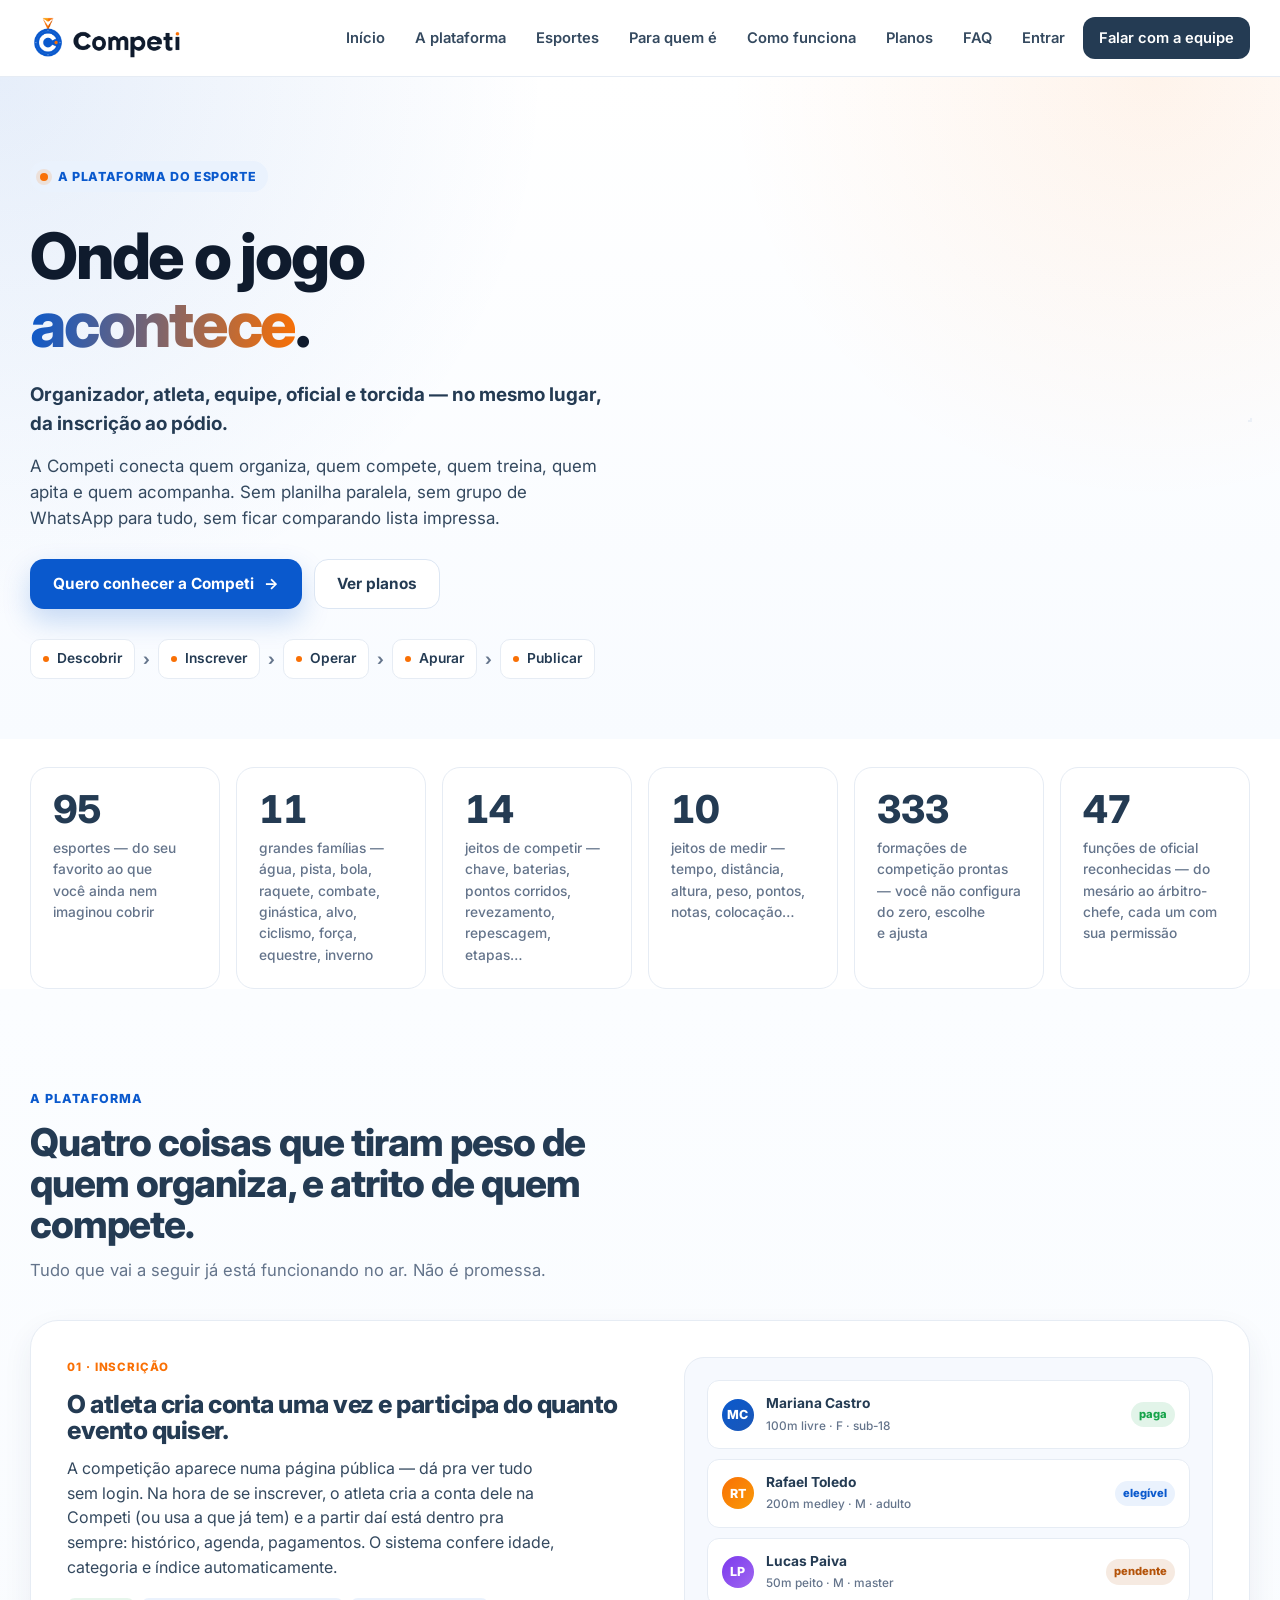
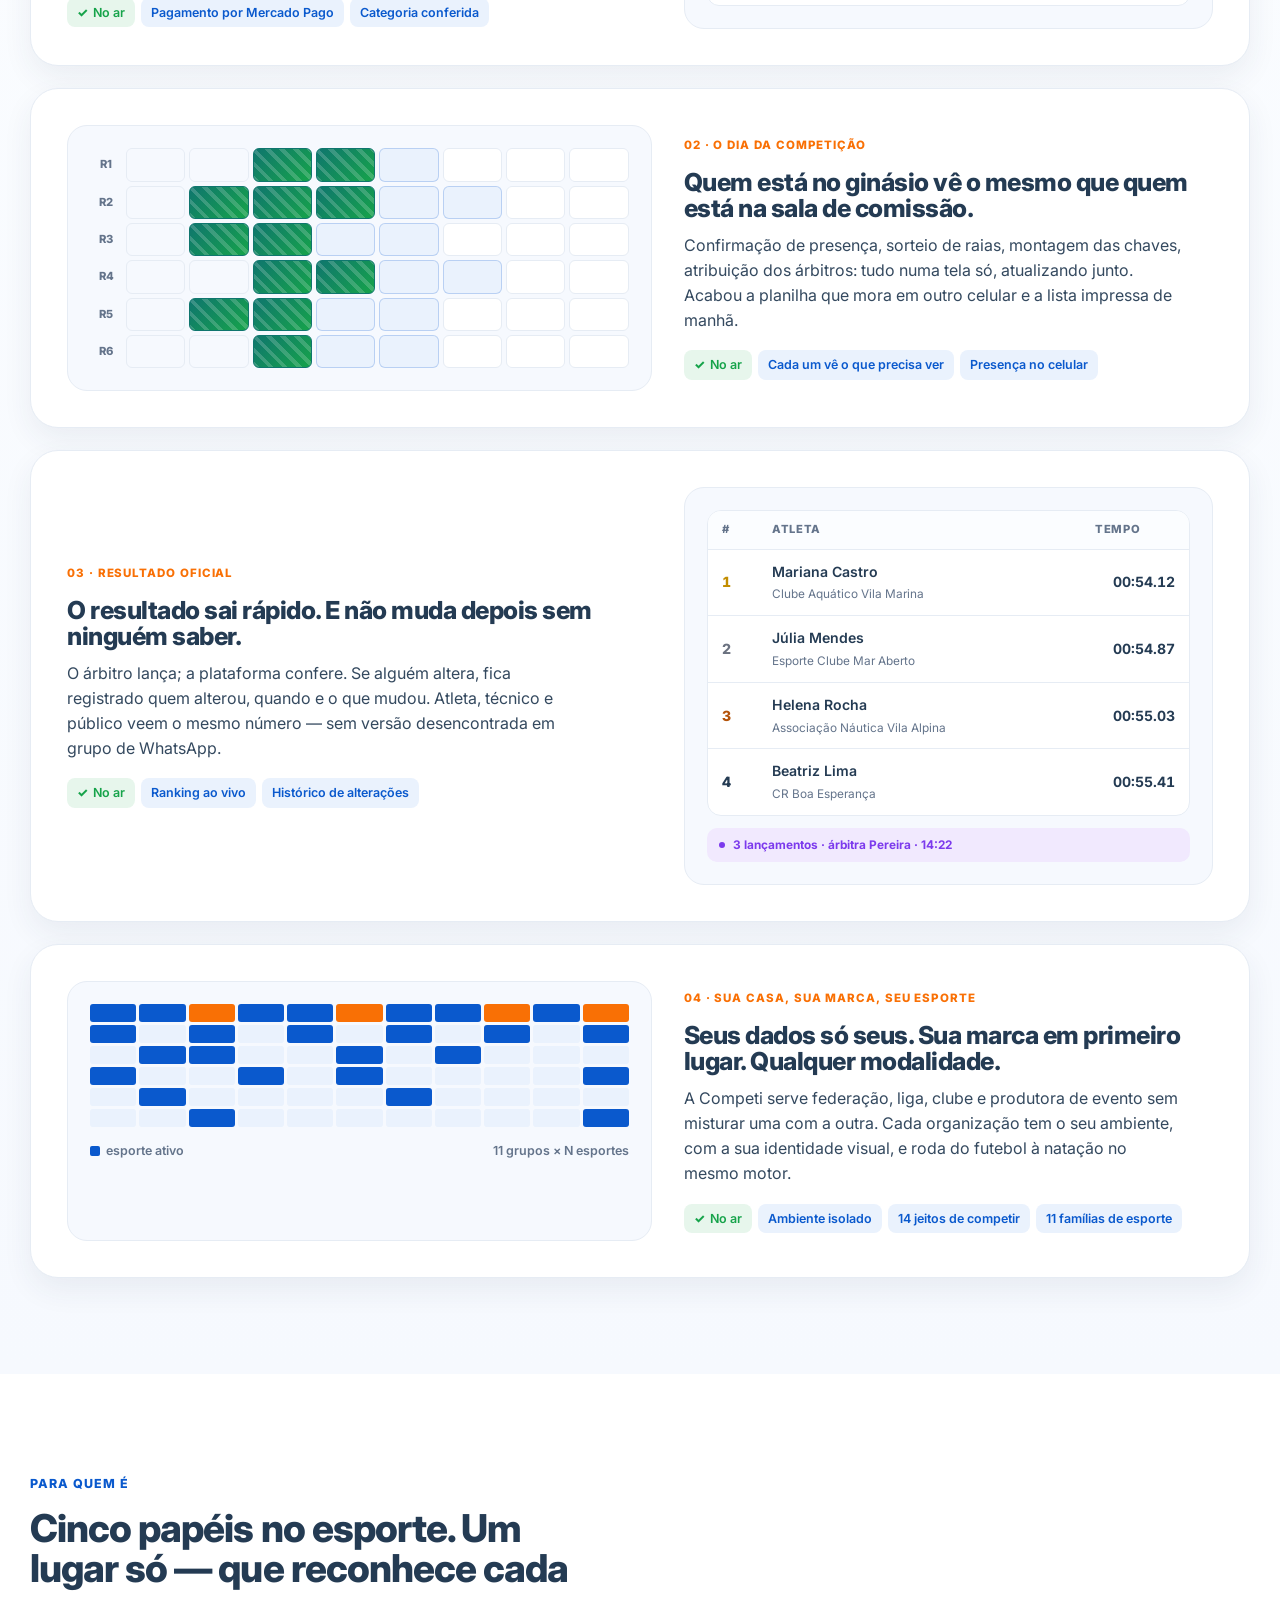
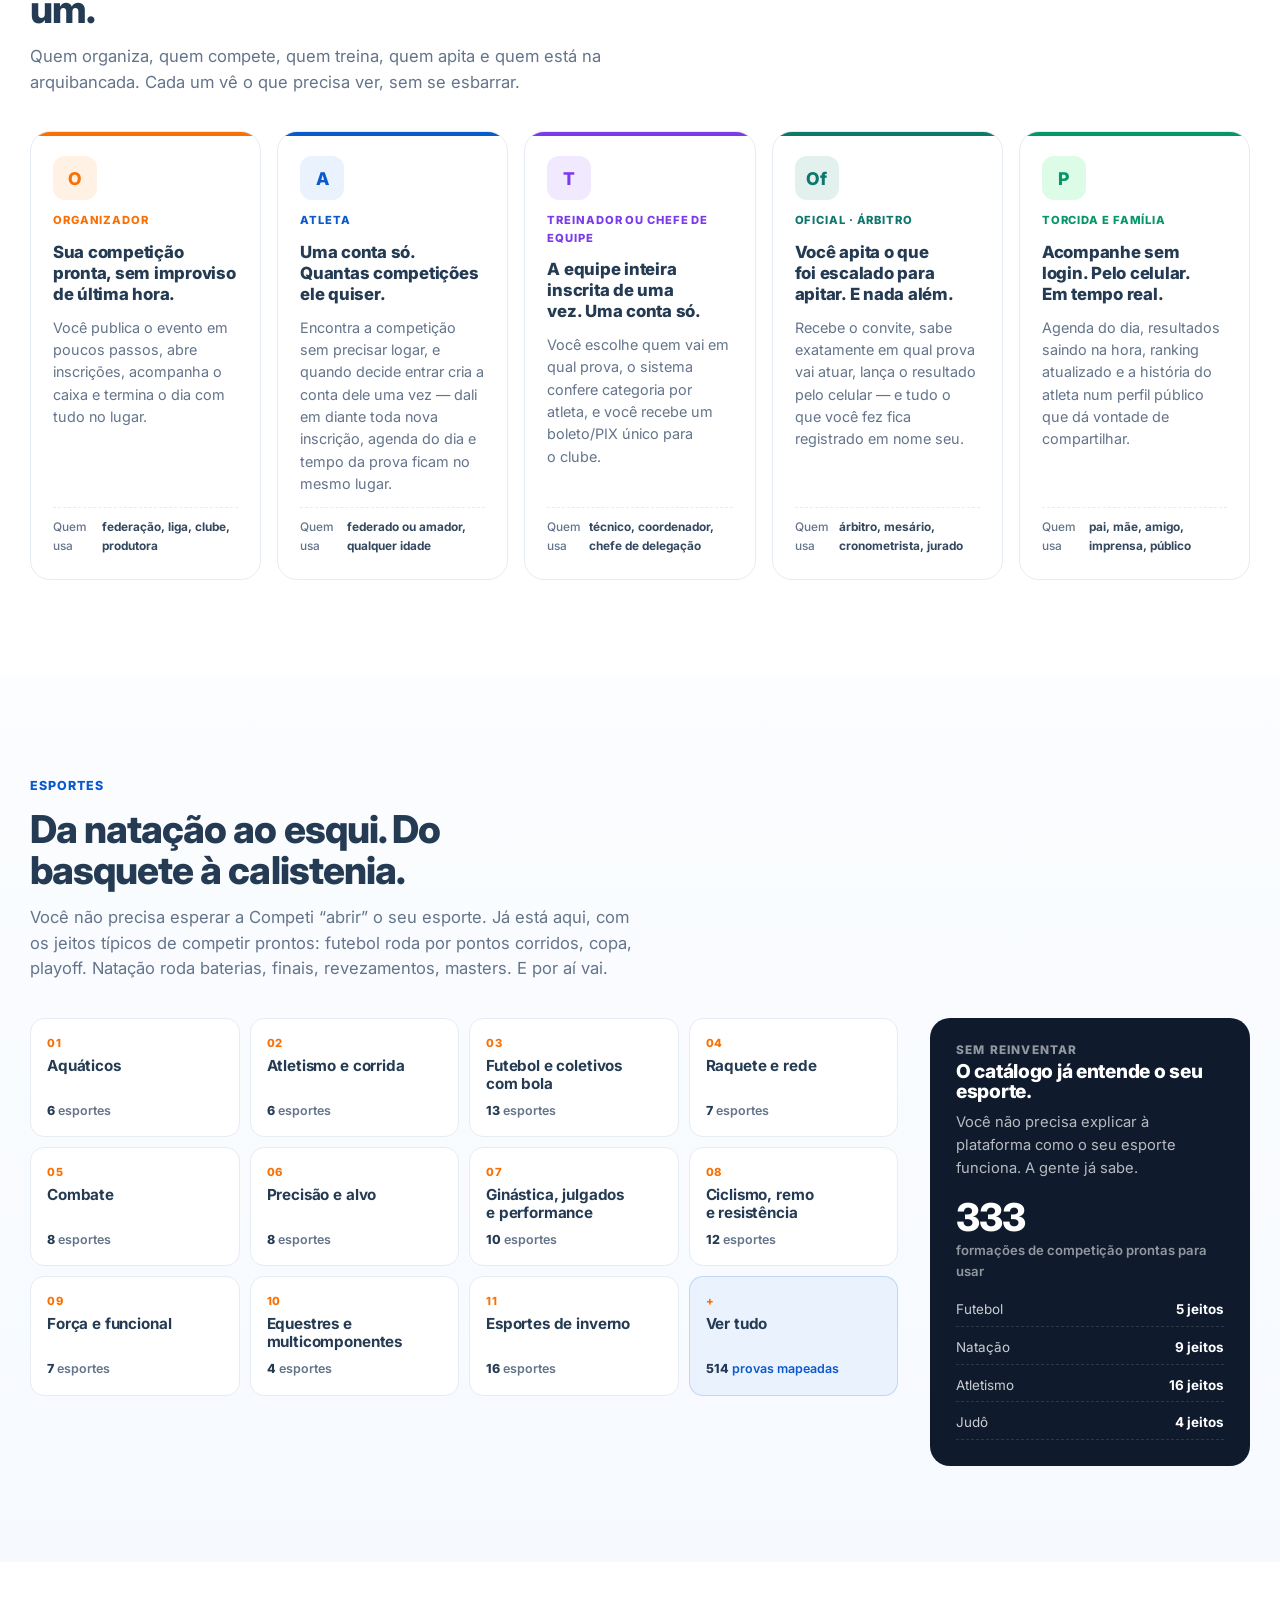
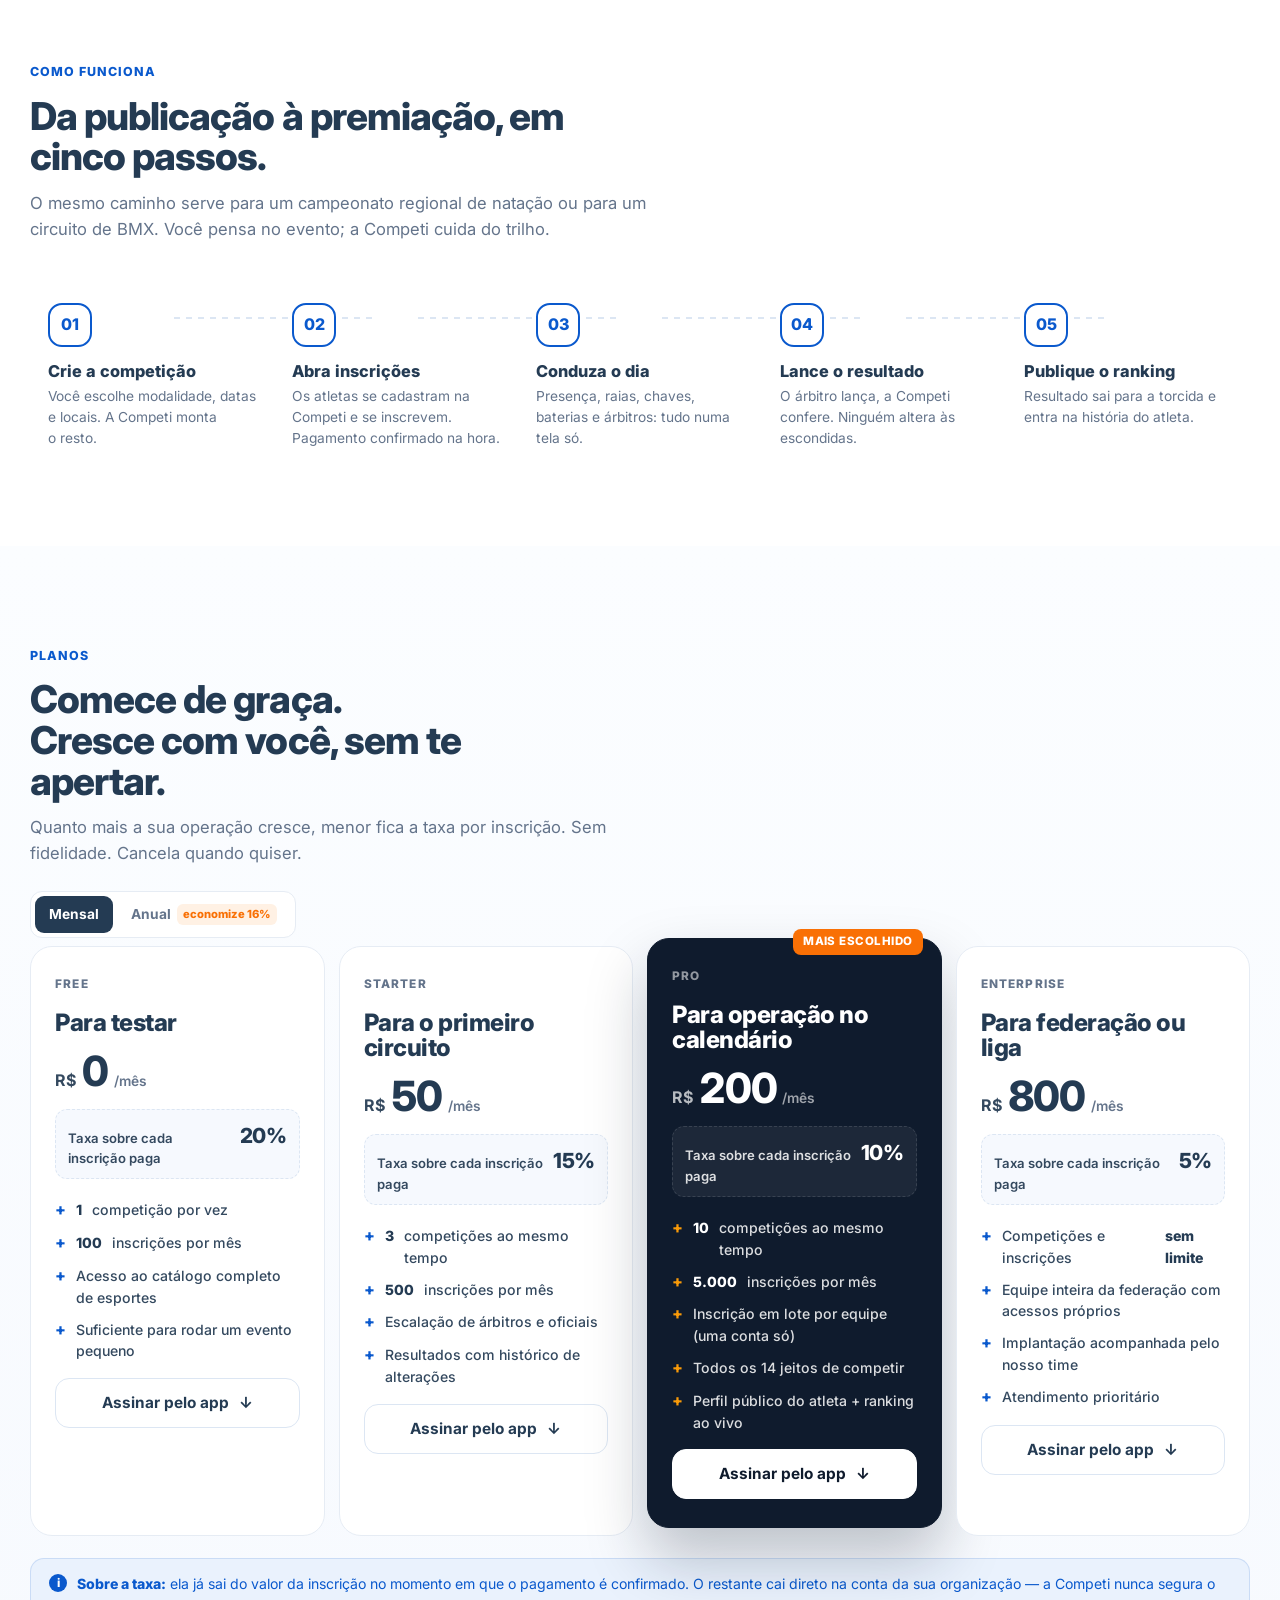
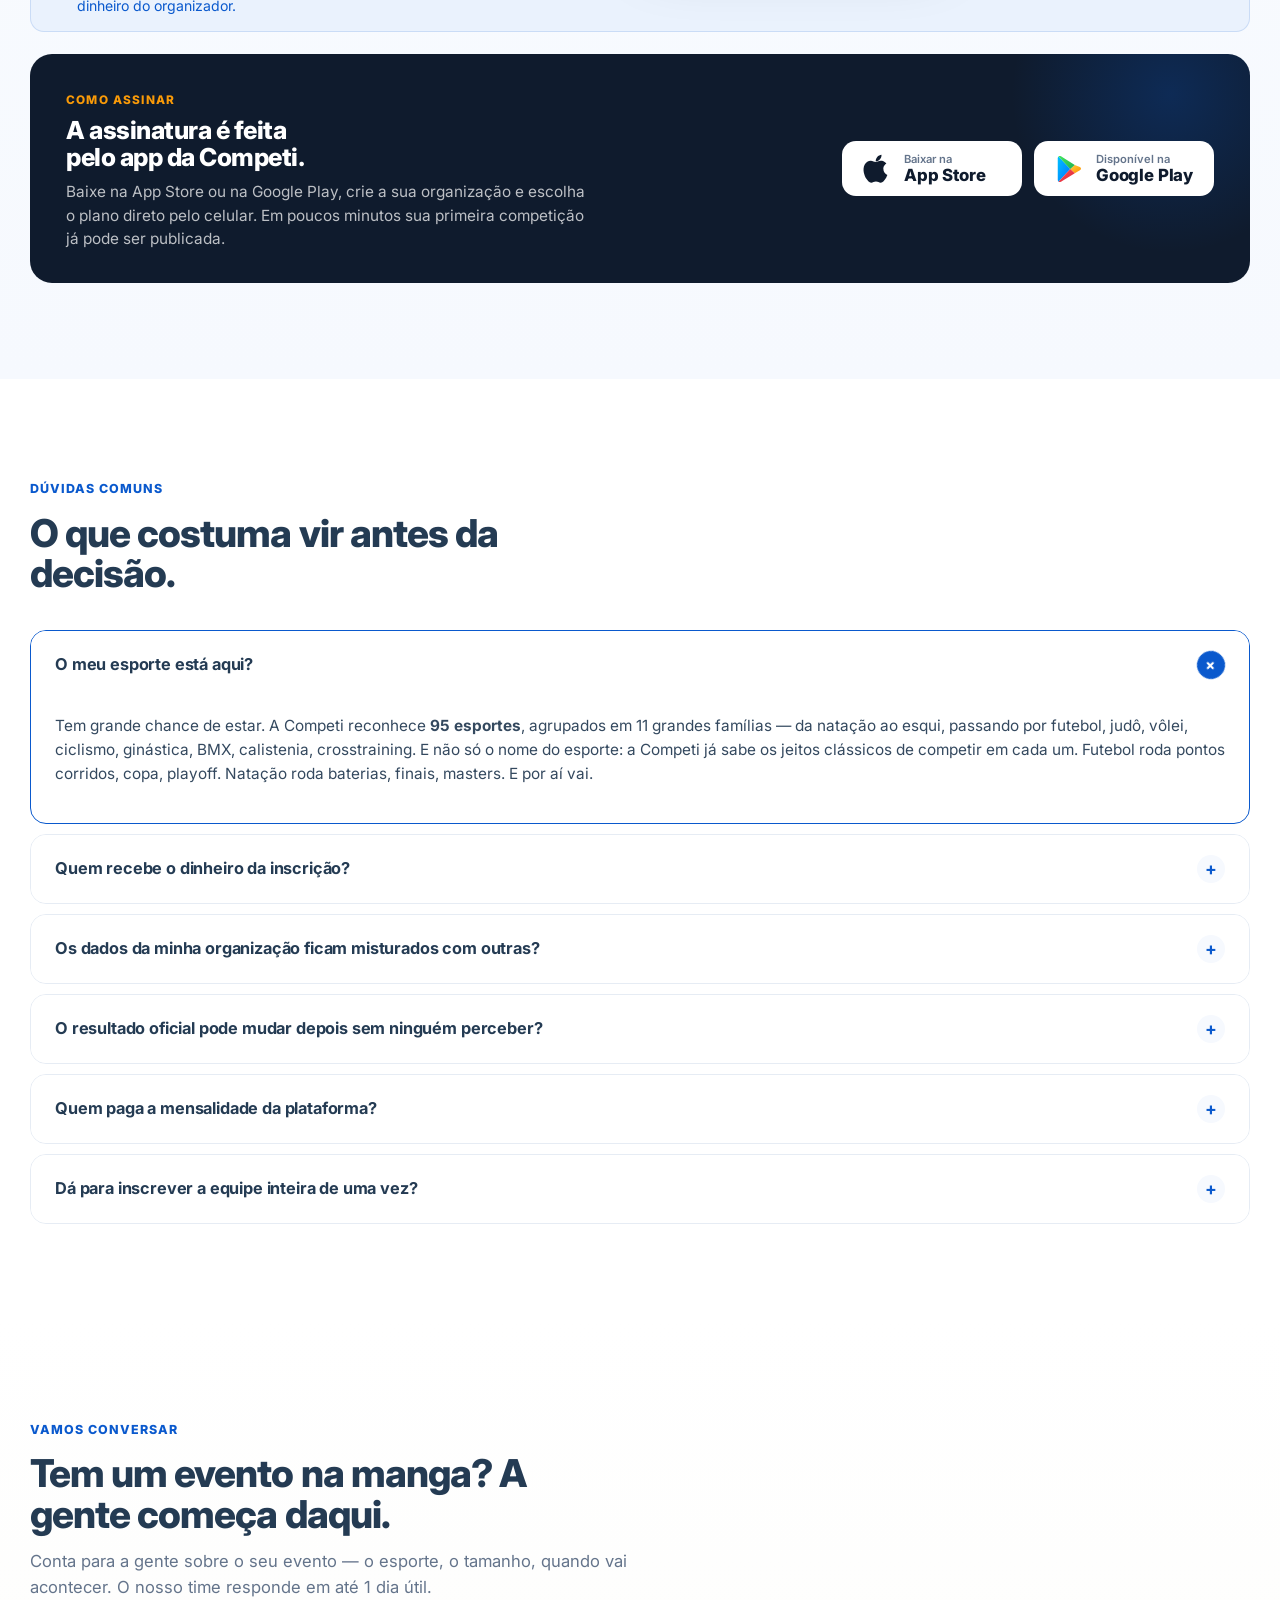
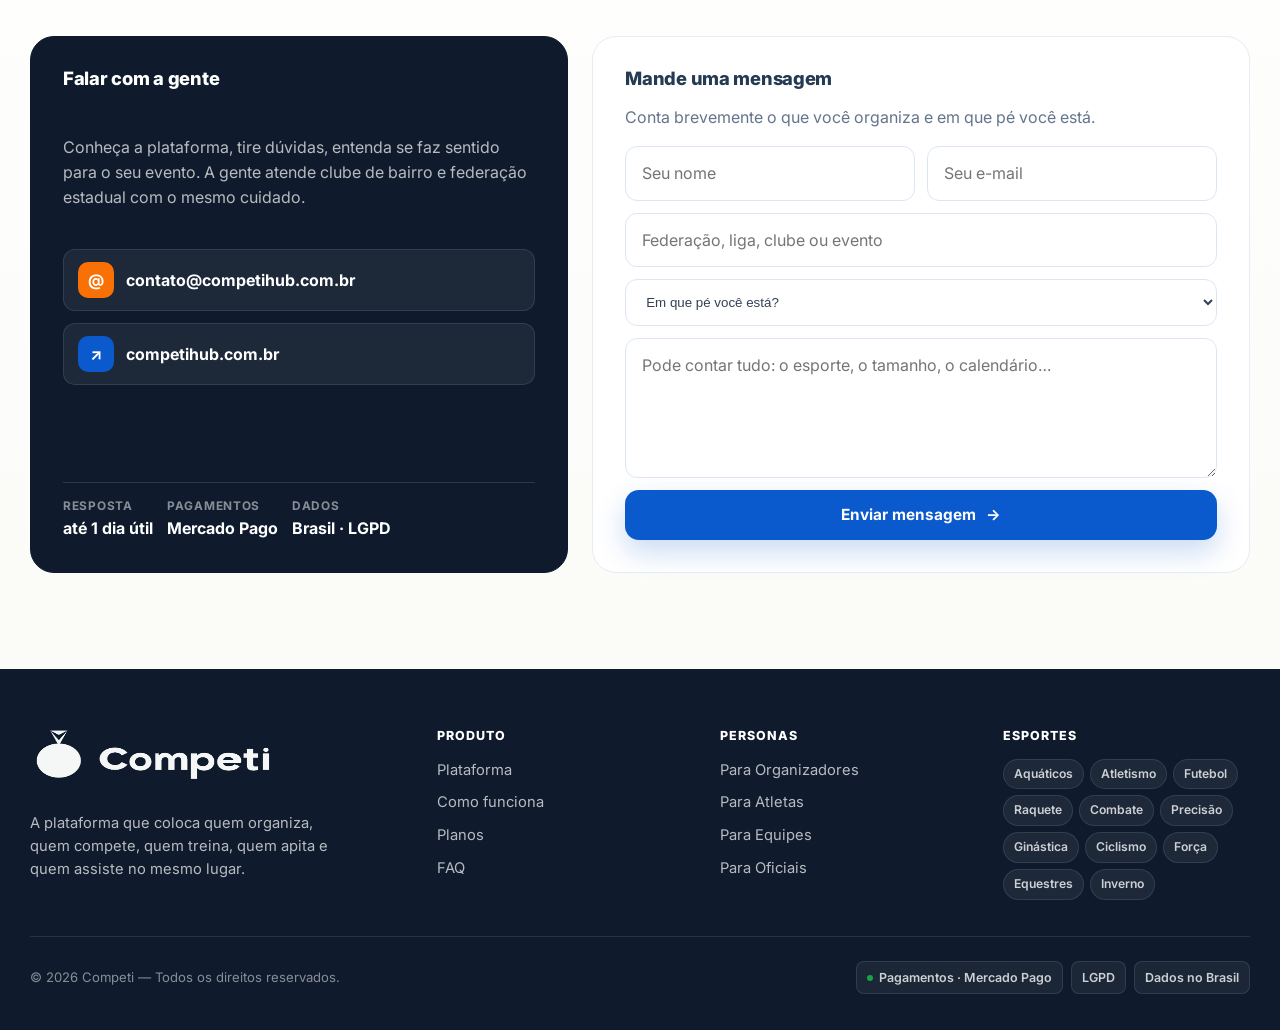
<file: CompetiSite Redesign.html>
<!DOCTYPE html>
<html lang="pt-BR">
<head>
  <meta charset="UTF-8" />
  <meta name="viewport" content="width=device-width, initial-scale=1.0" />
  <title>Competi — O sistema operacional do esporte</title>
  <link rel="icon" type="image/png" href="assets/img/favicon.png" />
  <meta name="description" content="A Competi reúne organizadores, atletas, equipes, oficiais e público em uma só plataforma. Da inscrição ao pódio — em 95 esportes." />
  <link rel="preconnect" href="https://fonts.googleapis.com" />
  <link rel="preconnect" href="https://fonts.gstatic.com" crossorigin />
  <link href="https://fonts.googleapis.com/css2?family=Inter:wght@400;500;600;700;800;900&display=swap" rel="stylesheet" />
  <link rel="stylesheet" href="assets/css/tokens.css" />
  <link rel="stylesheet" href="assets/css/site.css" />
</head>
<body>

<!-- ========================================================================
     TOPBAR
     ======================================================================== -->
<header class="topbar">
  <div class="container topbar-inner">
    <a href="Inicio.html" class="brand" aria-label="Competi" data-comment-anchor="brand">
      <img src="assets/img/logo-competi-horizontal.png" alt="Competi" class="brand-logo" />
    </a>

    <button class="menu-btn" id="menuBtn" aria-label="Abrir menu">
      <svg viewBox="0 0 24 24" fill="none" stroke="currentColor" stroke-width="2.5" stroke-linecap="round"><line x1="3" y1="6" x2="21" y2="6"/><line x1="3" y1="12" x2="21" y2="12"/><line x1="3" y1="18" x2="21" y2="18"/></svg>
    </button>

    <nav class="nav" id="mainNav">
      <a href="Inicio.html">Início</a>
      <a href="#plataforma" class="active">A plataforma</a>
      <a href="#esportes">Esportes</a>
      <a href="#para-quem">Para quem é</a>
      <a href="#ciclo">Como funciona</a>
      <a href="#planos">Planos</a>
      <a href="#faq">FAQ</a>
      <a href="Entrar.html">Entrar</a>
      <a href="#contato" class="nav-cta">Falar com a equipe</a>
    </nav>
  </div>
</header>

<main>

  <!-- ========================================================================
       1. HERO
       ======================================================================== -->
  <section class="hero" id="home" data-screen-label="01 Hero">
    <div class="container hero-grid">
      <div class="hero-copy">
        <div class="eyebrow">A plataforma do esporte</div>
        <h1>Onde o jogo <span class="accent">acontece</span>.</h1>
        <p class="lead lead-strong">
          Organizador, atleta, equipe, oficial e torcida — no mesmo lugar, da inscrição ao pódio.
        </p>
        <p class="lead">
          A Competi conecta quem organiza, quem compete, quem treina, quem apita e quem acompanha. Sem planilha paralela, sem grupo de WhatsApp para tudo, sem ficar comparando lista impressa.
        </p>

        <div class="hero-actions">
          <a class="btn btn-primary" href="#contato">Quero conhecer a Competi <span class="arr">→</span></a>
          <a class="btn btn-secondary" href="#planos">Ver planos</a>
        </div>

        <div class="cycle-chips">
          <span class="chip"><span class="dot"></span>Descobrir</span>
          <span class="sep">›</span>
          <span class="chip"><span class="dot"></span>Inscrever</span>
          <span class="sep">›</span>
          <span class="chip"><span class="dot"></span>Operar</span>
          <span class="sep">›</span>
          <span class="chip"><span class="dot"></span>Apurar</span>
          <span class="sep">›</span>
          <span class="chip"><span class="dot"></span>Publicar</span>
        </div>
      </div>

      <!-- Hero mosaic — 3 telas (organizador / atleta / operação ao vivo) -->
      <div class="hero-mosaic" aria-hidden="true">
        <!-- Mock organizer (laranja) -->
        <div class="mock mock-organizer">
          <div class="mock-bar">
            <span class="pill tag-orange"></span>
            <span class="pill tag-fill"></span>
          </div>
          <div class="mock-body">
            <div class="mock-h">Painel do organizador</div>
            <div class="mock-row">
              <span class="dot" style="background:var(--persona-organizer)"></span>
              <span class="bar short"></span>
              <span class="stat">147</span>
            </div>
            <div class="mock-row">
              <span class="dot" style="background:var(--brand-blue-600)"></span>
              <span class="bar"></span>
              <span class="stat">R$ 8.4k</span>
            </div>
            <div class="mock-row">
              <span class="dot" style="background:var(--persona-official)"></span>
              <span class="bar short"></span>
              <span class="stat">14 of</span>
            </div>
          </div>
        </div>

        <!-- Mock athlete (azul) -->
        <div class="mock mock-athlete">
          <div class="mock-bar">
            <span class="pill tag-blue"></span>
            <span class="pill tag-fill"></span>
          </div>
          <div class="mock-body">
            <div class="mock-h">Próxima prova</div>
            <div class="mock-sub">Estadual — 14/jun</div>
            <div class="mock-card-bg">100m livre · raia 4</div>
            <div class="mock-cta">Confirmar presença</div>
          </div>
        </div>

        <!-- Mock live ops (verde-petróleo) -->
        <div class="mock mock-live">
          <div class="mock-bar">
            <span class="pill tag-green"></span>
            <span class="pill tag-fill"></span>
          </div>
          <div class="mock-body">
            <div class="mock-lane-grid">
              <span class="lane-n">1</span><span class="lane"></span><span class="lane live"></span><span class="lane live"></span><span class="lane"></span><span class="lane"></span><span class="lane"></span>
              <span class="lane-n">2</span><span class="lane"></span><span class="lane live"></span><span class="lane live"></span><span class="lane live"></span><span class="lane"></span><span class="lane"></span>
              <span class="lane-n">3</span><span class="lane"></span><span class="lane live"></span><span class="lane live"></span><span class="lane"></span><span class="lane"></span><span class="lane"></span>
              <span class="lane-n">4</span><span class="lane"></span><span class="lane"></span><span class="lane live"></span><span class="lane live"></span><span class="lane live"></span><span class="lane"></span>
            </div>
          </div>
        </div>
      </div>
    </div>
  </section>


  <!-- ========================================================================
       2. PROVA SOCIAL NUMÉRICA
       Substitui Venda/Opere/Comunique/Escale com números reais do banco.
       ======================================================================== -->
  <section class="section section-tight" data-screen-label="02 Métricas">
    <div class="container">
      <div class="metrics-grid">
        <article class="metric-card">
          <div class="metric-num">95</div>
          <div class="metric-label">esportes — do seu favorito ao que você ainda nem imaginou cobrir</div>
        </article>
        <article class="metric-card">
          <div class="metric-num">11</div>
          <div class="metric-label">grandes famílias — água, pista, bola, raquete, combate, ginástica, alvo, ciclismo, força, equestre, inverno</div>
        </article>
        <article class="metric-card">
          <div class="metric-num">14</div>
          <div class="metric-label">jeitos de competir — chave, baterias, pontos corridos, revezamento, repescagem, etapas…</div>
        </article>
        <article class="metric-card">
          <div class="metric-num">10</div>
          <div class="metric-label">jeitos de medir — tempo, distância, altura, peso, pontos, notas, colocação…</div>
        </article>
        <article class="metric-card">
          <div class="metric-num">333</div>
          <div class="metric-label">formações de competição prontas — você não configura do zero, escolhe e ajusta</div>
        </article>
        <article class="metric-card">
          <div class="metric-num">47</div>
          <div class="metric-label">funções de oficial reconhecidas — do mesário ao árbitro-chefe, cada um com sua permissão</div>
        </article>
      </div>
    </div>
  </section>


  <!-- ========================================================================
       3. PLATAFORMA — 4 capacidades reais e entregues
       ======================================================================== -->
  <section class="section soft" id="plataforma" data-screen-label="03 Plataforma">
    <div class="container">
      <div class="section-head">
        <span class="section-kicker">A plataforma</span>
        <h2>Quatro coisas que tiram peso de quem organiza, e atrito de quem compete.</h2>
        <p>Tudo que vai a seguir já está funcionando no ar. Não é promessa.</p>
      </div>

      <div class="feature-stack">

        <!-- Capacidade 1 -->
        <article class="feature-row">
          <div>
            <div class="feature-step">01 · Inscrição</div>
            <h3>O atleta cria conta uma vez e participa do quanto evento quiser.</h3>
            <p>A competição aparece numa página pública — dá pra ver tudo sem login. Na hora de se inscrever, o atleta cria a conta dele na Competi (ou usa a que já tem) e a partir daí está dentro pra sempre: histórico, agenda, pagamentos. O sistema confere idade, categoria e índice automaticamente.</p>
            <div class="feature-tags">
              <span class="tag done">No ar</span>
              <span class="tag">Pagamento por Mercado Pago</span>
              <span class="tag">Categoria conferida</span>
            </div>
          </div>
          <div class="feature-vis">
            <div class="viz-inscricao">
              <div class="row">
                <div class="avatar">MC</div>
                <div class="name">Mariana Castro<br><span style="font-size:.74rem;color:var(--muted);font-weight:500">100m livre · F · sub-18</span></div>
                <span class="badge badge-paid">paga</span>
              </div>
              <div class="row">
                <div class="avatar" style="background:linear-gradient(135deg,var(--persona-organizer),var(--brand-orange-400))">RT</div>
                <div class="name">Rafael Toledo<br><span style="font-size:.74rem;color:var(--muted);font-weight:500">200m medley · M · adulto</span></div>
                <span class="badge badge-elig">elegível</span>
              </div>
              <div class="row">
                <div class="avatar" style="background:linear-gradient(135deg,var(--persona-tm),#9F67F0)">LP</div>
                <div class="name">Lucas Paiva<br><span style="font-size:.74rem;color:var(--muted);font-weight:500">50m peito · M · master</span></div>
                <span class="badge badge-pending">pendente</span>
              </div>
            </div>
          </div>
        </article>

        <!-- Capacidade 2 -->
        <article class="feature-row reverse">
          <div>
            <div class="feature-step">02 · O dia da competição</div>
            <h3>Quem está no ginásio vê o mesmo que quem está na sala de comissão.</h3>
            <p>Confirmação de presença, sorteio de raias, montagem das chaves, atribuição dos árbitros: tudo numa tela só, atualizando junto. Acabou a planilha que mora em outro celular e a lista impressa de manhã.</p>
            <div class="feature-tags">
              <span class="tag done">No ar</span>
              <span class="tag">Cada um vê o que precisa ver</span>
              <span class="tag">Presença no celular</span>
            </div>
          </div>
          <div class="feature-vis">
            <div class="viz-lanes">
              <span class="ln">R1</span>
              <span class="cell done"></span><span class="cell done"></span><span class="cell live"></span><span class="cell live"></span><span class="cell next"></span><span class="cell"></span><span class="cell"></span><span class="cell"></span>
              <span class="ln">R2</span>
              <span class="cell done"></span><span class="cell live"></span><span class="cell live"></span><span class="cell live"></span><span class="cell next"></span><span class="cell next"></span><span class="cell"></span><span class="cell"></span>
              <span class="ln">R3</span>
              <span class="cell done"></span><span class="cell live"></span><span class="cell live"></span><span class="cell next"></span><span class="cell next"></span><span class="cell"></span><span class="cell"></span><span class="cell"></span>
              <span class="ln">R4</span>
              <span class="cell done"></span><span class="cell done"></span><span class="cell live"></span><span class="cell live"></span><span class="cell next"></span><span class="cell next"></span><span class="cell"></span><span class="cell"></span>
              <span class="ln">R5</span>
              <span class="cell done"></span><span class="cell live"></span><span class="cell live"></span><span class="cell next"></span><span class="cell next"></span><span class="cell"></span><span class="cell"></span><span class="cell"></span>
              <span class="ln">R6</span>
              <span class="cell done"></span><span class="cell done"></span><span class="cell live"></span><span class="cell next"></span><span class="cell next"></span><span class="cell"></span><span class="cell"></span><span class="cell"></span>
            </div>
          </div>
        </article>

        <!-- Capacidade 3 -->
        <article class="feature-row">
          <div>
            <div class="feature-step">03 · Resultado oficial</div>
            <h3>O resultado sai rápido. E não muda depois sem ninguém saber.</h3>
            <p>O árbitro lança; a plataforma confere. Se alguém altera, fica registrado quem alterou, quando e o que mudou. Atleta, técnico e público veem o mesmo número — sem versão desencontrada em grupo de WhatsApp.</p>
            <div class="feature-tags">
              <span class="tag done">No ar</span>
              <span class="tag">Ranking ao vivo</span>
              <span class="tag">Histórico de alterações</span>
            </div>
          </div>
          <div class="feature-vis">
            <div class="viz-results">
              <div class="hd"><span>#</span><span>Atleta</span><span>Tempo</span></div>
              <div class="rr">
                <span class="pos gold">1</span>
                <span><span class="athl">Mariana Castro</span><br><span class="tm">Clube Aquático Vila Marina</span></span>
                <span class="time">00:54.12</span>
              </div>
              <div class="rr">
                <span class="pos silver">2</span>
                <span><span class="athl">Júlia Mendes</span><br><span class="tm">Esporte Clube Mar Aberto</span></span>
                <span class="time">00:54.87</span>
              </div>
              <div class="rr">
                <span class="pos bronze">3</span>
                <span><span class="athl">Helena Rocha</span><br><span class="tm">Associação Náutica Vila Alpina</span></span>
                <span class="time">00:55.03</span>
              </div>
              <div class="rr">
                <span class="pos">4</span>
                <span><span class="athl">Beatriz Lima</span><br><span class="tm">CR Boa Esperança</span></span>
                <span class="time">00:55.41</span>
              </div>
            </div>
            <div class="audit" style="margin-top:12px;padding:8px 12px;background:var(--persona-tm-050);border-radius:10px;font-size:.74rem;color:var(--persona-tm);font-weight:700;display:flex;align-items:center;gap:8px">
              <span class="dot" style="width:6px;height:6px;border-radius:999px;background:var(--persona-tm)"></span>
              3 lançamentos · árbitra Pereira · 14:22
            </div>
          </div>
        </article>

        <!-- Capacidade 4 -->
        <article class="feature-row reverse">
          <div>
            <div class="feature-step">04 · Sua casa, sua marca, seu esporte</div>
            <h3>Seus dados só seus. Sua marca em primeiro lugar. Qualquer modalidade.</h3>
            <p>A Competi serve federação, liga, clube e produtora de evento sem misturar uma com a outra. Cada organização tem o seu ambiente, com a sua identidade visual, e roda do futebol à natação no mesmo motor.</p>
            <div class="feature-tags">
              <span class="tag done">No ar</span>
              <span class="tag">Ambiente isolado</span>
              <span class="tag">14 jeitos de competir</span>
              <span class="tag">11 famílias de esporte</span>
            </div>
          </div>
          <div class="feature-vis">
            <div class="viz-multi" id="vizMulti"></div>
            <div style="margin-top:14px;font-size:.78rem;color:var(--muted);font-weight:600;display:flex;justify-content:space-between">
              <span><span style="display:inline-block;width:10px;height:10px;background:var(--brand-blue-600);border-radius:2px;vertical-align:-1px;margin-right:6px"></span>esporte ativo</span>
              <span>11 grupos × N esportes</span>
            </div>
          </div>
        </article>

      </div>
    </div>
  </section>


  <!-- ========================================================================
       4. PARA QUEM É — 5 personas
       ======================================================================== -->
  <section class="section" id="para-quem" data-screen-label="04 Personas">
    <div class="container">
      <div class="section-head">
        <span class="section-kicker">Para quem é</span>
        <h2>Cinco papéis no esporte. Um lugar só — que reconhece cada um.</h2>
        <p>Quem organiza, quem compete, quem treina, quem apita e quem está na arquibancada. Cada um vê o que precisa ver, sem se esbarrar.</p>
      </div>

      <div class="persona-grid">
        <article class="persona-card is-organizer">
          <div class="persona-mark">O</div>
          <div class="persona-name">Organizador</div>
          <h3>Sua competição pronta, sem improviso de última hora.</h3>
          <p>Você publica o evento em poucos passos, abre inscrições, acompanha o caixa e termina o dia com tudo no lugar.</p>
          <div class="persona-meta"><span class="key">Quem usa</span> federação, liga, clube, produtora</div>
        </article>

        <article class="persona-card is-athlete">
          <div class="persona-mark">A</div>
          <div class="persona-name">Atleta</div>
          <h3>Uma conta só. Quantas competições ele quiser.</h3>
          <p>Encontra a competição sem precisar logar, e quando decide entrar cria a conta dele uma vez — dali em diante toda nova inscrição, agenda do dia e tempo da prova ficam no mesmo lugar.</p>
          <div class="persona-meta"><span class="key">Quem usa</span> federado ou amador, qualquer idade</div>
        </article>

        <article class="persona-card is-tm">
          <div class="persona-mark">T</div>
          <div class="persona-name">Treinador ou Chefe de Equipe</div>
          <h3>A equipe inteira inscrita de uma vez. Uma conta só.</h3>
          <p>Você escolhe quem vai em qual prova, o sistema confere categoria por atleta, e você recebe um boleto/PIX único para o clube.</p>
          <div class="persona-meta"><span class="key">Quem usa</span> técnico, coordenador, chefe de delegação</div>
        </article>

        <article class="persona-card is-official">
          <div class="persona-mark">Of</div>
          <div class="persona-name">Oficial · Árbitro</div>
          <h3>Você apita o que foi escalado para apitar. E nada além.</h3>
          <p>Recebe o convite, sabe exatamente em qual prova vai atuar, lança o resultado pelo celular — e tudo o que você fez fica registrado em nome seu.</p>
          <div class="persona-meta"><span class="key">Quem usa</span> árbitro, mesário, cronometrista, jurado</div>
        </article>

        <article class="persona-card is-public">
          <div class="persona-mark">P</div>
          <div class="persona-name">Torcida e família</div>
          <h3>Acompanhe sem login. Pelo celular. Em tempo real.</h3>
          <p>Agenda do dia, resultados saindo na hora, ranking atualizado e a história do atleta num perfil público que dá vontade de compartilhar.</p>
          <div class="persona-meta"><span class="key">Quem usa</span> pai, mãe, amigo, imprensa, público</div>
        </article>
      </div>
    </div>
  </section>


  <!-- ========================================================================
       5. ESPORTES QUE RODAM HOJE — 11 grupos
       ======================================================================== -->
  <section class="section soft" id="esportes" data-screen-label="05 Esportes">
    <div class="container">
      <div class="section-head">
        <span class="section-kicker">Esportes</span>
        <h2>Da natação ao esqui. Do basquete à calistenia.</h2>
        <p>Você não precisa esperar a Competi “abrir” o seu esporte. Já está aqui, com os jeitos típicos de competir prontos: futebol roda por pontos corridos, copa, playoff. Natação roda baterias, finais, revezamentos, masters. E por aí vai.</p>
      </div>

      <div class="sports-wrap">
        <div class="sports-grid">
          <button class="sport-chip">
            <span class="n">01</span>
            <span class="title">Aquáticos</span>
            <span class="count"><strong>6</strong> esportes</span>
          </button>
          <button class="sport-chip">
            <span class="n">02</span>
            <span class="title">Atletismo e corrida</span>
            <span class="count"><strong>6</strong> esportes</span>
          </button>
          <button class="sport-chip">
            <span class="n">03</span>
            <span class="title">Futebol e coletivos com bola</span>
            <span class="count"><strong>13</strong> esportes</span>
          </button>
          <button class="sport-chip">
            <span class="n">04</span>
            <span class="title">Raquete e rede</span>
            <span class="count"><strong>7</strong> esportes</span>
          </button>
          <button class="sport-chip">
            <span class="n">05</span>
            <span class="title">Combate</span>
            <span class="count"><strong>8</strong> esportes</span>
          </button>
          <button class="sport-chip">
            <span class="n">06</span>
            <span class="title">Precisão e alvo</span>
            <span class="count"><strong>8</strong> esportes</span>
          </button>
          <button class="sport-chip">
            <span class="n">07</span>
            <span class="title">Ginástica, julgados e performance</span>
            <span class="count"><strong>10</strong> esportes</span>
          </button>
          <button class="sport-chip">
            <span class="n">08</span>
            <span class="title">Ciclismo, remo e resistência</span>
            <span class="count"><strong>12</strong> esportes</span>
          </button>
          <button class="sport-chip">
            <span class="n">09</span>
            <span class="title">Força e funcional</span>
            <span class="count"><strong>7</strong> esportes</span>
          </button>
          <button class="sport-chip">
            <span class="n">10</span>
            <span class="title">Equestres e multicomponentes</span>
            <span class="count"><strong>4</strong> esportes</span>
          </button>
          <button class="sport-chip">
            <span class="n">11</span>
            <span class="title">Esportes de inverno</span>
            <span class="count"><strong>16</strong> esportes</span>
          </button>
          <button class="sport-chip" style="background:var(--brand-blue-050);border-color:rgba(10,89,205,0.18)">
            <span class="n">+</span>
            <span class="title">Ver tudo</span>
            <span class="count" style="color:var(--brand-blue-600)"><strong>514</strong> provas mapeadas</span>
          </button>
        </div>

        <aside class="sports-aside">
          <h4 style="font-size:.74rem;letter-spacing:.1em;text-transform:uppercase;color:rgba(255,255,255,0.55);margin:0 0 4px;font-weight:800">Sem reinventar</h4>
          <h3>O catálogo já entende o seu esporte.</h3>
          <p>Você não precisa explicar à plataforma como o seu esporte funciona. A gente já sabe.</p>

          <div class="big">333</div>
          <div class="big-sub">formações de competição prontas para usar</div>

          <ul>
            <li>Futebol <strong>5 jeitos</strong></li>
            <li>Natação <strong>9 jeitos</strong></li>
            <li>Atletismo <strong>16 jeitos</strong></li>
            <li>Judô <strong>4 jeitos</strong></li>
          </ul>
        </aside>
      </div>
    </div>
  </section>


  <!-- ========================================================================
       6. COMO FUNCIONA O CICLO — 5 marcos
       ======================================================================== -->
  <section class="section" id="ciclo" data-screen-label="06 Ciclo">
    <div class="container">
      <div class="section-head">
        <span class="section-kicker">Como funciona</span>
        <h2>Da publicação à premiação, em cinco passos.</h2>
        <p>O mesmo caminho serve para um campeonato regional de natação ou para um circuito de BMX. Você pensa no evento; a Competi cuida do trilho.</p>
      </div>

      <div class="cycle">
        <div class="cycle-step">
          <div class="cycle-num">01</div>
          <h4>Crie a competição</h4>
          <p>Você escolhe modalidade, datas e locais. A Competi monta o resto.</p>
        </div>
        <div class="cycle-step">
          <div class="cycle-num">02</div>
          <h4>Abra inscrições</h4>
          <p>Os atletas se cadastram na Competi e se inscrevem. Pagamento confirmado na hora.</p>
        </div>
        <div class="cycle-step">
          <div class="cycle-num">03</div>
          <h4>Conduza o dia</h4>
          <p>Presença, raias, chaves, baterias e árbitros: tudo numa tela só.</p>
        </div>
        <div class="cycle-step">
          <div class="cycle-num">04</div>
          <h4>Lance o resultado</h4>
          <p>O árbitro lança, a Competi confere. Ninguém altera às escondidas.</p>
        </div>
        <div class="cycle-step">
          <div class="cycle-num">05</div>
          <h4>Publique o ranking</h4>
          <p>Resultado sai para a torcida e entra na história do atleta.</p>
        </div>
      </div>
    </div>
  </section>


  <!-- ========================================================================
       7. PLANOS — refletindo billing.SubscriptionPlans
       ======================================================================== -->
  <section class="section soft" id="planos" data-screen-label="07 Planos">
    <div class="container">
      <div class="section-head plans-head" style="margin-bottom:8px">
        <div>
          <span class="section-kicker">Planos</span>
          <h2>Comece de graça.<br>Cresce com você, sem te apertar.</h2>
          <p style="color:var(--muted)">Quanto mais a sua operação cresce, menor fica a taxa por inscrição. Sem fidelidade. Cancela quando quiser.</p>
        </div>

        <div class="billing-toggle" role="tablist">
          <button id="billMonthly" class="active" type="button" role="tab">Mensal</button>
          <button id="billYearly" type="button" role="tab">Anual <span class="save">economize 16%</span></button>
        </div>
      </div>

      <div class="pricing-grid">

        <!-- Free -->
        <article class="pricing-card" data-plan="free">
          <div class="plan-name">Free</div>
          <h3>Para testar</h3>
          <div class="price-block">
            <span class="price-currency">R$</span>
            <span class="price-value" data-monthly="0" data-yearly="0">0</span>
            <span class="price-period" data-period>/mês</span>
          </div>
          <div class="plan-fee">
            <span>Taxa sobre cada inscrição paga</span>
            <span class="fee-num">20%</span>
          </div>
          <ul class="plan-feat">
            <li><strong>1</strong> competição por vez</li>
            <li><strong>100</strong> inscrições por mês</li>
            <li>Acesso ao catálogo completo de esportes</li>
            <li>Suficiente para rodar um evento pequeno</li>
          </ul>
          <a class="btn btn-secondary" href="#baixar-app">Assinar pelo app <span class="arr">↓</span></a>
        </article>

        <!-- Starter -->
        <article class="pricing-card" data-plan="starter">
          <div class="plan-name">Starter</div>
          <h3>Para o primeiro circuito</h3>
          <div class="price-block">
            <span class="price-currency">R$</span>
            <span class="price-value" data-monthly="50" data-yearly="42">50</span>
            <span class="price-period" data-period>/mês</span>
          </div>
          <div class="plan-fee">
            <span>Taxa sobre cada inscrição paga</span>
            <span class="fee-num">15%</span>
          </div>
          <ul class="plan-feat">
            <li><strong>3</strong> competições ao mesmo tempo</li>
            <li><strong>500</strong> inscrições por mês</li>
            <li>Escalação de árbitros e oficiais</li>
            <li>Resultados com histórico de alterações</li>
          </ul>
          <a class="btn btn-secondary" href="#baixar-app">Assinar pelo app <span class="arr">↓</span></a>
        </article>

        <!-- Pro -->
        <article class="pricing-card featured" data-plan="pro">
          <span class="plan-tag">Mais escolhido</span>
          <div class="plan-name">Pro</div>
          <h3>Para operação no calendário</h3>
          <div class="price-block">
            <span class="price-currency">R$</span>
            <span class="price-value" data-monthly="200" data-yearly="167">200</span>
            <span class="price-period" data-period>/mês</span>
          </div>
          <div class="plan-fee">
            <span>Taxa sobre cada inscrição paga</span>
            <span class="fee-num">10%</span>
          </div>
          <ul class="plan-feat">
            <li><strong>10</strong> competições ao mesmo tempo</li>
            <li><strong>5.000</strong> inscrições por mês</li>
            <li>Inscrição em lote por equipe (uma conta só)</li>
            <li>Todos os 14 jeitos de competir</li>
            <li>Perfil público do atleta + ranking ao vivo</li>
          </ul>
          <a class="btn btn-secondary" href="#baixar-app">Assinar pelo app <span class="arr">↓</span></a>
        </article>

        <!-- Enterprise -->
        <article class="pricing-card" data-plan="enterprise">
          <div class="plan-name">Enterprise</div>
          <h3>Para federação ou liga</h3>
          <div class="price-block">
            <span class="price-currency">R$</span>
            <span class="price-value" data-monthly="800" data-yearly="667">800</span>
            <span class="price-period" data-period>/mês</span>
          </div>
          <div class="plan-fee">
            <span>Taxa sobre cada inscrição paga</span>
            <span class="fee-num">5%</span>
          </div>
          <ul class="plan-feat">
            <li>Competições e inscrições <strong>sem limite</strong></li>
            <li>Equipe inteira da federação com acessos próprios</li>
            <li>Implantação acompanhada pelo nosso time</li>
            <li>Atendimento prioritário</li>
          </ul>
          <a class="btn btn-secondary" href="#baixar-app">Assinar pelo app <span class="arr">↓</span></a>
        </article>

      </div>

      <div class="plans-foot-note">
        <span class="ico">i</span>
        <span>
          <strong>Sobre a taxa:</strong> ela já sai do valor da inscrição no momento em que o pagamento é confirmado. O restante cai direto na conta da sua organização — a Competi nunca segura o dinheiro do organizador.
        </span>
      </div>

      <!-- Baixar o app — a assinatura acontece no app -->
      <div class="app-download" id="baixar-app">
        <div class="app-download-copy">
          <span class="app-download-kicker">Como assinar</span>
          <h3>A assinatura é feita pelo app da Competi.</h3>
          <p>Baixe na App Store ou na Google Play, crie a sua organização e escolha o plano direto pelo celular. Em poucos minutos sua primeira competição já pode ser publicada.</p>
        </div>
        <div class="app-download-badges">
          <a href="https://apps.apple.com/br/app/competi" class="store-badge" target="_blank" rel="noopener" aria-label="Baixar na App Store">
            <svg class="store-ico" viewBox="0 0 24 24" fill="currentColor" aria-hidden="true"><path d="M17.05 12.04c-.03-2.93 2.39-4.34 2.5-4.41-1.36-2-3.48-2.27-4.24-2.3-1.81-.18-3.53 1.07-4.45 1.07-.92 0-2.34-1.04-3.84-1.01-1.98.03-3.8 1.15-4.82 2.92-2.05 3.56-.53 8.82 1.47 11.71.98 1.42 2.15 3 3.69 2.94 1.48-.06 2.04-.96 3.83-.96 1.79 0 2.29.96 3.86.93 1.59-.03 2.6-1.44 3.58-2.86 1.12-1.64 1.59-3.23 1.61-3.31-.04-.02-3.09-1.19-3.12-4.72zM14.4 4.27c.8-.97 1.34-2.32 1.19-3.66-1.15.05-2.55.77-3.38 1.74-.74.86-1.39 2.23-1.22 3.55 1.28.1 2.6-.65 3.41-1.63z"/></svg>
            <div class="store-text">
              <span class="store-pre">Baixar na</span>
              <strong class="store-name">App Store</strong>
            </div>
          </a>
          <a href="https://play.google.com/store/apps/details?id=br.com.competi.app" class="store-badge" target="_blank" rel="noopener" aria-label="Disponível na Google Play">
            <svg class="store-ico" viewBox="0 0 24 24" aria-hidden="true">
              <defs>
                <linearGradient id="gpA" x1="0" y1="0" x2="1" y2="1"><stop offset="0" stop-color="#00C2FF"/><stop offset="1" stop-color="#0073FF"/></linearGradient>
                <linearGradient id="gpB" x1="0" y1="0" x2="1" y2="1"><stop offset="0" stop-color="#FFCE3D"/><stop offset="1" stop-color="#FF9100"/></linearGradient>
                <linearGradient id="gpC" x1="0" y1="0" x2="1" y2="1"><stop offset="0" stop-color="#FF4F4F"/><stop offset="1" stop-color="#D7263D"/></linearGradient>
                <linearGradient id="gpD" x1="0" y1="0" x2="1" y2="1"><stop offset="0" stop-color="#43E660"/><stop offset="1" stop-color="#1FB04F"/></linearGradient>
              </defs>
              <path d="M3.6 1.9c-.4.3-.6.8-.6 1.5v17.2c0 .7.2 1.2.6 1.5L13 12 3.6 1.9z" fill="url(#gpA)"/>
              <path d="M16.6 8.7L13 12l3.6 3.3 4.1-2.4c1.2-.7 1.2-1.8 0-2.5l-4.1-1.7z" fill="url(#gpB)"/>
              <path d="M3.6 22.1c.5.4 1.2.4 2 .1l11-6.9L13 12 3.6 22.1z" fill="url(#gpC)"/>
              <path d="M5.6 1.8c-.8-.4-1.5-.3-2 .1L13 12l3.6-3.3-11-6.9z" fill="url(#gpD)"/>
            </svg>
            <div class="store-text">
              <span class="store-pre">Disponível na</span>
              <strong class="store-name">Google Play</strong>
            </div>
          </a>
        </div>
      </div>
    </div>
  </section>


  <!-- ========================================================================
       8. FAQ
       ======================================================================== -->
  <section class="section" id="faq" data-screen-label="08 FAQ">
    <div class="container">
      <div class="section-head">
        <span class="section-kicker">Dúvidas comuns</span>
        <h2>O que costuma vir antes da decisão.</h2>
      </div>

      <div class="faq-list">
        <article class="faq-item open">
          <button class="faq-q" type="button">
            <span>O meu esporte está aqui?</span>
            <span class="plus">+</span>
          </button>
          <div class="faq-a">
            <p>Tem grande chance de estar. A Competi reconhece <strong>95 esportes</strong>, agrupados em 11 grandes famílias — da natação ao esqui, passando por futebol, judô, vôlei, ciclismo, ginástica, BMX, calistenia, crosstraining. E não só o nome do esporte: a Competi já sabe os jeitos clássicos de competir em cada um. Futebol roda pontos corridos, copa, playoff. Natação roda baterias, finais, masters. E por aí vai.</p>
          </div>
        </article>

        <article class="faq-item">
          <button class="faq-q" type="button">
            <span>Quem recebe o dinheiro da inscrição?</span>
            <span class="plus">+</span>
          </button>
          <div class="faq-a">
            <p>Você — a organização que está rodando a competição. A cobrança passa pelo Mercado Pago e cai direto na sua conta, com a taxa da Competi já descontada. <strong>A gente não segura o seu dinheiro em momento nenhum.</strong></p>
          </div>
        </article>

        <article class="faq-item">
          <button class="faq-q" type="button">
            <span>Os dados da minha organização ficam misturados com outras?</span>
            <span class="plus">+</span>
          </button>
          <div class="faq-a">
            <p>Não. Cada organização tem o seu próprio espaço na Competi: seus atletas, seus oficiais, seus eventos, seu financeiro. Outras federações, ligas ou clubes que usam a plataforma <strong>não veem absolutamente nada do que é seu</strong> — e você não vê o que é deles.</p>
          </div>
        </article>

        <article class="faq-item">
          <button class="faq-q" type="button">
            <span>O resultado oficial pode mudar depois sem ninguém perceber?</span>
            <span class="plus">+</span>
          </button>
          <div class="faq-a">
            <p>Não. Toda alteração de resultado fica <strong>registrada em nome de quem alterou</strong>, com a hora e o que estava antes. O resultado que vai para o ranking, para o público e para o perfil do atleta é esse mesmo — não existe versão paralela em planilha de alguém.</p>
          </div>
        </article>

        <article class="faq-item">
          <button class="faq-q" type="button">
            <span>Quem paga a mensalidade da plataforma?</span>
            <span class="plus">+</span>
          </button>
          <div class="faq-a">
            <p>Só o <strong>organizador</strong> (federação, liga, clube, produtora). O atleta não paga para usar a Competi — ele paga a inscrição do evento, e é sobre essa inscrição que incide a taxa. Torcida e família acompanham tudo de graça, sem login.</p>
          </div>
        </article>

        <article class="faq-item">
          <button class="faq-q" type="button">
            <span>Dá para inscrever a equipe inteira de uma vez?</span>
            <span class="plus">+</span>
          </button>
          <div class="faq-a">
            <p>Dá. O treinador ou chefe da equipe escolhe quem vai em cada prova, a Competi confere a categoria de cada atleta automaticamente, e no final sai um <strong>boleto ou PIX único</strong> para o clube — em vez de vários pagamentos avulsos. Disponível a partir do plano Pro.</p>
          </div>
        </article>
      </div>
    </div>
  </section>


  <!-- ========================================================================
       9. CONTATO
       ======================================================================== -->
  <section class="section warm" id="contato" data-screen-label="09 Contato">
    <div class="container">
      <div class="section-head">
        <span class="section-kicker">Vamos conversar</span>
        <h2>Tem um evento na manga? A gente começa daqui.</h2>
        <p>Conta para a gente sobre o seu evento — o esporte, o tamanho, quando vai acontecer. O nosso time responde em até 1 dia útil.</p>
      </div>

      <div class="contact-grid">
        <article class="contact-card dark">
          <h3>Falar com a gente</h3>
          <p>Conheça a plataforma, tire dúvidas, entenda se faz sentido para o seu evento. A gente atende clube de bairro e federação estadual com o mesmo cuidado.</p>

          <div style="display:grid;gap:12px;margin-top:8px">
            <a href="mailto:contato@competihub.com.br" style="display:flex;align-items:center;gap:12px;padding:12px 14px;background:rgba(255,255,255,0.06);border:1px solid rgba(255,255,255,0.10);border-radius:12px;color:#fff;font-weight:700">
              <span style="width:36px;height:36px;border-radius:10px;background:var(--brand-orange-500);display:grid;place-items:center">@</span>
              contato@competihub.com.br
            </a>
            <a href="https://competihub.com.br" style="display:flex;align-items:center;gap:12px;padding:12px 14px;background:rgba(255,255,255,0.06);border:1px solid rgba(255,255,255,0.10);border-radius:12px;color:#fff;font-weight:700">
              <span style="width:36px;height:36px;border-radius:10px;background:var(--brand-blue-600);display:grid;place-items:center">↗</span>
              competihub.com.br
            </a>
          </div>

          <div class="stat">
            <div><div class="key">Resposta</div><div class="val">até 1 dia útil</div></div>
            <div><div class="key">Pagamentos</div><div class="val">Mercado Pago</div></div>
            <div><div class="key">Dados</div><div class="val">Brasil · LGPD</div></div>
          </div>
        </article>

        <article class="contact-card">
          <h3 style="margin:0">Mande uma mensagem</h3>
          <p style="color:var(--muted);margin:0">Conta brevemente o que você organiza e em que pé você está.</p>
          <form class="contact-form" id="contactForm">
            <div class="field-grid">
              <input class="input" type="text" name="nome" placeholder="Seu nome" required />
              <input class="input" type="email" name="email" placeholder="Seu e-mail" required />
            </div>
            <input class="input" type="text" name="org" placeholder="Federação, liga, clube ou evento" />
            <select class="input" name="momento">
              <option value="">Em que pé você está?</option>
              <option>Só estou avaliando, para o próximo ano</option>
              <option>Tenho um evento confirmado em menos de 90 dias</option>
              <option>Já organizo e quero migrar para a Competi</option>
              <option>Outro</option>
            </select>
            <textarea class="textarea" name="mensagem" placeholder="Pode contar tudo: o esporte, o tamanho, o calendário…" required></textarea>
            <button class="btn btn-primary" type="submit">Enviar mensagem <span class="arr">→</span></button>
          </form>
        </article>
      </div>
    </div>
  </section>

</main>


<!-- ========================================================================
     FOOTER
     ======================================================================== -->
<footer class="footer">
  <div class="container">
    <div class="footer-top">
      <div class="footer-brand-block">
        <img src="assets/img/logo-competi-footer-cropped.png" alt="Competi" class="footer-logo" />
        <p class="footer-tag">A plataforma que coloca quem organiza, quem compete, quem treina, quem apita e quem assiste no mesmo lugar.</p>
      </div>

      <div>
        <h4>Produto</h4>
        <div class="footer-links">
          <a href="#plataforma">Plataforma</a>
          <a href="#ciclo">Como funciona</a>
          <a href="#planos">Planos</a>
          <a href="#faq">FAQ</a>
        </div>
      </div>

      <div>
        <h4>Personas</h4>
        <div class="footer-links">
          <a href="#para-quem">Para Organizadores</a>
          <a href="#para-quem">Para Atletas</a>
          <a href="#para-quem">Para Equipes</a>
          <a href="#para-quem">Para Oficiais</a>
        </div>
      </div>

      <div>
        <h4>Esportes</h4>
        <div class="footer-sports">
          <a href="#esportes">Aquáticos</a>
          <a href="#esportes">Atletismo</a>
          <a href="#esportes">Futebol</a>
          <a href="#esportes">Raquete</a>
          <a href="#esportes">Combate</a>
          <a href="#esportes">Precisão</a>
          <a href="#esportes">Ginástica</a>
          <a href="#esportes">Ciclismo</a>
          <a href="#esportes">Força</a>
          <a href="#esportes">Equestres</a>
          <a href="#esportes">Inverno</a>
        </div>
      </div>
    </div>

    <div class="footer-bottom">
      <div>© 2026 Competi — Todos os direitos reservados.</div>
      <div class="footer-badges">
        <span class="footer-badge"><span class="d"></span> Pagamentos · Mercado Pago</span>
        <span class="footer-badge">LGPD</span>
        <span class="footer-badge">Dados no Brasil</span>
      </div>
    </div>
  </div>
</footer>

<button class="to-top" id="toTop" aria-label="Voltar ao topo">↑</button>


<!-- ========================================================================
     SCRIPTS — interações
     ======================================================================== -->
<script>
  // Mobile nav
  const menuBtn = document.getElementById('menuBtn');
  const mainNav = document.getElementById('mainNav');
  menuBtn?.addEventListener('click', () => mainNav.classList.toggle('open'));
  mainNav?.querySelectorAll('a').forEach(a => a.addEventListener('click', () => mainNav.classList.remove('open')));

  // Active nav on scroll
  const links = [...document.querySelectorAll('.nav a[href^="#"]')];
  const sections = links.map(l => document.querySelector(l.getAttribute('href'))).filter(Boolean);
  const io = new IntersectionObserver((entries) => {
    entries.forEach(e => {
      if (e.isIntersecting) {
        const id = '#' + e.target.id;
        links.forEach(l => l.classList.toggle('active', l.getAttribute('href') === id && !l.classList.contains('nav-cta')));
      }
    });
  }, { rootMargin: '-40% 0px -55% 0px' });
  sections.forEach(s => io.observe(s));

  // FAQ
  document.querySelectorAll('.faq-q').forEach(btn => {
    btn.addEventListener('click', () => btn.closest('.faq-item').classList.toggle('open'));
  });

  // Billing toggle
  const fmt = (n) => n === 0 ? '0' : new Intl.NumberFormat('pt-BR').format(n);
  const monthlyBtn = document.getElementById('billMonthly');
  const yearlyBtn = document.getElementById('billYearly');
  function setBilling(mode) {
    const isYearly = mode === 'yearly';
    monthlyBtn.classList.toggle('active', !isYearly);
    yearlyBtn.classList.toggle('active', isYearly);
    document.querySelectorAll('.pricing-card').forEach(card => {
      const v = card.querySelector('.price-value');
      const p = card.querySelector('[data-period]');
      const m = +v.dataset.monthly;
      const y = +v.dataset.yearly;
      v.textContent = fmt(isYearly ? y : m);
      p.textContent = isYearly ? '/mês · cobrado anual' : '/mês';
    });
  }
  monthlyBtn?.addEventListener('click', () => setBilling('monthly'));
  yearlyBtn?.addEventListener('click', () => setBilling('yearly'));

  // Multi-sport viz — generate 11 × 6 grid
  (function buildMulti() {
    const root = document.getElementById('vizMulti');
    if (!root) return;
    // 11 columns × 6 rows. Some cells lit, some lit alt (orange), some dim.
    const lit = new Set(['0,0','0,1','0,3','1,0','1,2','1,4','2,0','2,1','2,2','2,5','3,0','3,3','4,0','4,1','5,0','5,2','5,3','6,0','6,1','6,4','7,0','7,2','8,0','8,1','9,0','10,0','10,1','10,3','10,5']);
    const orange = new Set(['2,0','5,0','8,0','10,0']); // active "now" indicators
    for (let r = 0; r < 6; r++) {
      for (let c = 0; c < 11; c++) {
        const key = `${c},${r}`;
        const d = document.createElement('span');
        d.className = 'sw' + (lit.has(key) ? ' lit' : '') + (orange.has(key) ? ' alt' : '');
        root.appendChild(d);
      }
    }
  })();

  // To-top
  const toTop = document.getElementById('toTop');
  window.addEventListener('scroll', () => {
    toTop.classList.toggle('show', window.scrollY > 480);
  });
  toTop?.addEventListener('click', () => window.scrollTo({ top: 0, behavior: 'smooth' }));

  // Contact form — decorativo
  document.getElementById('contactForm')?.addEventListener('submit', (e) => {
    e.preventDefault();
    const btn = e.target.querySelector('button[type=submit]');
    const original = btn.innerHTML;
    btn.innerHTML = '✓ Mensagem enviada';
    btn.style.background = 'var(--success)';
    setTimeout(() => { btn.innerHTML = original; btn.style.background = ''; e.target.reset(); }, 2400);
  });
</script>

</body>
</html>
</file>
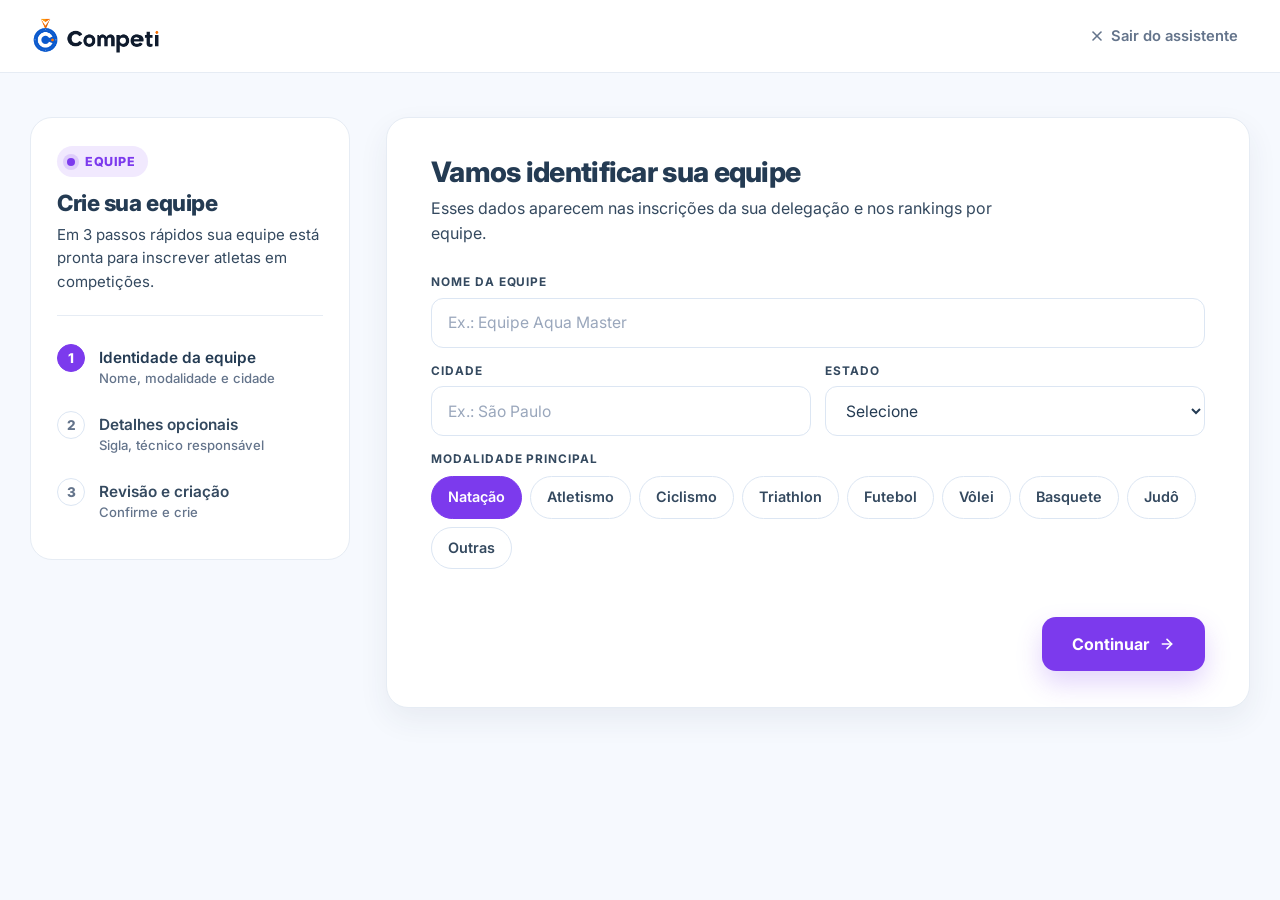
<file: CriarEquipe.html>
<!DOCTYPE html>
<html lang="pt-BR">
<head>
  <meta charset="UTF-8" />
  <meta name="viewport" content="width=device-width, initial-scale=1.0" />
  <title>Criar equipe — Competi</title>
  <link rel="icon" type="image/png" href="assets/img/favicon.png" />
  <meta name="description" content="Crie sua equipe na Competi para inscrever seus atletas em lote e gerenciar a delegação." />
  <link rel="preconnect" href="https://fonts.googleapis.com" />
  <link rel="preconnect" href="https://fonts.gstatic.com" crossorigin />
  <link href="https://fonts.googleapis.com/css2?family=Inter:wght@400;500;600;700;800;900&display=swap" rel="stylesheet" />
  <link rel="stylesheet" href="assets/css/tokens.css" />
  <link rel="stylesheet" href="assets/css/site.css" />
  <link rel="stylesheet" href="assets/css/auth.css" />
</head>
<body class="wiz-shell" data-screen-label="05 Criar Equipe">

<header class="wiz-top">
  <div class="container wiz-top-inner">
    <a href="EscolherPerfil.html" class="brand" aria-label="Competi">
      <img src="assets/img/logo-competi-horizontal.png" alt="Competi" class="brand-logo" />
    </a>
    <a href="EscolherPerfil.html" class="exit">
      <svg width="16" height="16" viewBox="0 0 24 24" fill="none" stroke="currentColor" stroke-width="2.4" stroke-linecap="round" stroke-linejoin="round"><line x1="18" y1="6" x2="6" y2="18"/><line x1="6" y1="6" x2="18" y2="18"/></svg>
      Sair do assistente
    </a>
  </div>
</header>

<main class="container wiz-body">

  <aside class="wiz-aside">
    <span class="eyebrow">Equipe</span>
    <h3>Crie sua equipe</h3>
    <p>Em 3 passos rápidos sua equipe está pronta para inscrever atletas em competições.</p>

    <ol class="wiz-steps" id="steps">
      <li class="active" data-step="1">
        <span class="dot">1</span>
        <span class="l">Identidade da equipe<small>Nome, modalidade e cidade</small></span>
      </li>
      <li data-step="2">
        <span class="dot">2</span>
        <span class="l">Detalhes opcionais<small>Sigla, técnico responsável</small></span>
      </li>
      <li data-step="3">
        <span class="dot">3</span>
        <span class="l">Revisão e criação<small>Confirme e crie</small></span>
      </li>
    </ol>
  </aside>

  <section class="wiz-main">

    <!-- PASSO 1 ----------------------------------------------------- -->
    <div class="wiz-step shown" data-step-content="1">
      <h2>Vamos identificar sua equipe</h2>
      <p class="sub">Esses dados aparecem nas inscrições da sua delegação e nos rankings por equipe.</p>

      <div class="form-grid">
        <div class="field" id="teamNameF">
          <label for="teamName">Nome da equipe</label>
          <div class="ctrl"><input id="teamName" type="text" placeholder="Ex.: Equipe Aqua Master" required /></div>
          <span class="err">Informe o nome da equipe.</span>
        </div>

        <div class="form-grid two">
          <div class="field">
            <label for="city">Cidade</label>
            <div class="ctrl"><input id="city" type="text" placeholder="Ex.: São Paulo" /></div>
          </div>
          <div class="field">
            <label for="state">Estado</label>
            <div class="ctrl">
              <select id="state">
                <option value="">Selecione</option>
                <option>SP</option><option>RJ</option><option>MG</option><option>RS</option>
                <option>PR</option><option>SC</option><option>BA</option><option>GO</option>
                <option>DF</option><option>PE</option><option>CE</option><option>ES</option>
              </select>
            </div>
          </div>
        </div>

        <div>
          <label style="font-size: 0.74rem; font-weight: 700; color: var(--graphite-700); letter-spacing: 0.08em; text-transform: uppercase; display: block; margin-bottom: 8px;">Modalidade principal</label>
          <div class="sport-pills" id="sportPills">
            <label><input type="radio" name="sport" value="natacao" checked /><span>Natação</span></label>
            <label><input type="radio" name="sport" value="atletismo" /><span>Atletismo</span></label>
            <label><input type="radio" name="sport" value="ciclismo" /><span>Ciclismo</span></label>
            <label><input type="radio" name="sport" value="triathlon" /><span>Triathlon</span></label>
            <label><input type="radio" name="sport" value="futebol" /><span>Futebol</span></label>
            <label><input type="radio" name="sport" value="volei" /><span>Vôlei</span></label>
            <label><input type="radio" name="sport" value="basquete" /><span>Basquete</span></label>
            <label><input type="radio" name="sport" value="judo" /><span>Judô</span></label>
            <label><input type="radio" name="sport" value="outras" /><span>Outras</span></label>
          </div>
        </div>
      </div>

      <div class="wiz-foot">
        <button class="btn-back" type="button" disabled style="visibility: hidden;">Voltar</button>
        <button class="btn-next" type="button" data-next="2">
          Continuar
          <svg class="arr" width="16" height="16" viewBox="0 0 24 24" fill="none" stroke="currentColor" stroke-width="2.4" stroke-linecap="round" stroke-linejoin="round"><line x1="5" y1="12" x2="19" y2="12"/><polyline points="12 5 19 12 12 19"/></svg>
        </button>
      </div>
    </div>

    <!-- PASSO 2 ----------------------------------------------------- -->
    <div class="wiz-step" data-step-content="2">
      <h2>Detalhes opcionais</h2>
      <p class="sub">Você pode preencher isto depois — só ajuda outros atletas e organizadores a reconhecerem sua equipe.</p>

      <div class="form-grid">
        <div class="form-grid two">
          <div class="field">
            <label for="shortName">Sigla / abreviação</label>
            <div class="ctrl"><input id="shortName" type="text" placeholder="Ex.: AQUA" maxlength="6" /></div>
            <span class="hint">Até 6 caracteres, aparece nas tabelas e listas.</span>
          </div>
          <div class="field">
            <label for="founded">Fundada em</label>
            <div class="ctrl"><input id="founded" type="text" placeholder="AAAA" inputmode="numeric" maxlength="4" /></div>
          </div>
        </div>

        <div class="field">
          <label for="coach">Técnico responsável</label>
          <div class="ctrl"><input id="coach" type="text" placeholder="Nome do(a) técnico(a)" /></div>
        </div>

        <div class="field">
          <label for="bio">Descrição da equipe</label>
          <div class="ctrl"><textarea id="bio" placeholder="Conte resumidamente sobre a equipe (opcional)."></textarea></div>
        </div>

        <div style="margin-top: 4px;">
          <label class="check" style="background: var(--cool-surface); padding: 14px 16px; border-radius: 12px; border: 1px solid var(--hairline); width: 100%; align-items: flex-start;">
            <input type="checkbox" id="competeOwn" />
            <span style="flex: 1;">
              <strong style="color: var(--graphite); display: block; margin-bottom: 2px;">Também sou atleta da equipe</strong>
              <span style="font-size: 0.88rem; color: var(--graphite-700);">Você aparecerá como atleta ativo desta equipe em provas individuais.</span>
            </span>
          </label>
        </div>
      </div>

      <div class="wiz-foot">
        <button class="btn-back" type="button" data-prev="1">
          <svg width="16" height="16" viewBox="0 0 24 24" fill="none" stroke="currentColor" stroke-width="2.4" stroke-linecap="round" stroke-linejoin="round"><polyline points="15 18 9 12 15 6"/></svg>
          Voltar
        </button>
        <button class="btn-next" type="button" data-next="3">
          Continuar
          <svg class="arr" width="16" height="16" viewBox="0 0 24 24" fill="none" stroke="currentColor" stroke-width="2.4" stroke-linecap="round" stroke-linejoin="round"><line x1="5" y1="12" x2="19" y2="12"/><polyline points="12 5 19 12 12 19"/></svg>
        </button>
      </div>
    </div>

    <!-- PASSO 3 ----------------------------------------------------- -->
    <div class="wiz-step" data-step-content="3">
      <h2>Revise e confirme</h2>
      <p class="sub">Confira os dados da equipe. Você poderá editar tudo depois nas configurações.</p>

      <div class="summary">
        <dl>
          <div><dt>Nome da equipe</dt><dd id="sumName">—</dd></div>
          <div><dt>Sigla</dt><dd id="sumShort">—</dd></div>
          <div><dt>Modalidade</dt><dd id="sumSport">—</dd></div>
          <div><dt>Cidade / Estado</dt><dd id="sumLoc">—</dd></div>
          <div><dt>Técnico</dt><dd id="sumCoach">—</dd></div>
          <div><dt>Fundada em</dt><dd id="sumFounded">—</dd></div>
        </dl>
      </div>

      <div style="background: var(--persona-tm-050); border: 1px solid rgba(124,58,237,0.22); border-radius: 14px; padding: 16px 18px; display: flex; gap: 12px; margin-bottom: 22px;">
        <svg width="22" height="22" viewBox="0 0 24 24" fill="none" stroke="#7C3AED" stroke-width="2.2" stroke-linecap="round" stroke-linejoin="round" style="flex: 0 0 22px; margin-top: 1px;"><path d="M17 21v-2a4 4 0 0 0-4-4H5a4 4 0 0 0-4 4v2"/><circle cx="9" cy="7" r="4"/><path d="M23 21v-2a4 4 0 0 0-3-3.87"/><path d="M16 3.13a4 4 0 0 1 0 7.75"/></svg>
        <div style="color: var(--graphite-700); font-size: 0.94rem;">
          Depois de criar, você entra na <strong style="color: var(--graphite);">visão Team Manager</strong>, onde pode adicionar atletas, ver inscrições da delegação e acompanhar provas.
        </div>
      </div>

      <div class="wiz-foot">
        <button class="btn-back" type="button" data-prev="2">
          <svg width="16" height="16" viewBox="0 0 24 24" fill="none" stroke="currentColor" stroke-width="2.4" stroke-linecap="round" stroke-linejoin="round"><polyline points="15 18 9 12 15 6"/></svg>
          Voltar
        </button>
        <button class="btn-next" type="button" id="finishBtn">
          Criar equipe
          <svg class="arr" width="16" height="16" viewBox="0 0 24 24" fill="none" stroke="currentColor" stroke-width="2.4" stroke-linecap="round" stroke-linejoin="round"><polyline points="20 6 9 17 4 12"/></svg>
        </button>
      </div>
    </div>

  </section>
</main>

<script>
  const $ = (s, c = document) => c.querySelector(s);
  const $$ = (s, c = document) => Array.from(c.querySelectorAll(s));

  let step = 1;
  function setStep(n) {
    step = n;
    $$('.wiz-step').forEach(el => el.classList.toggle('shown', Number(el.dataset.stepContent) === n));
    $$('#steps li').forEach(li => {
      const s = Number(li.dataset.step);
      li.classList.toggle('active', s === n);
      li.classList.toggle('done', s < n);
    });
    if (n === 3) renderSummary();
    window.scrollTo({ top: 0, behavior: 'smooth' });
  }

  function validateStep1() {
    const ok = $('#teamName').value.trim().length >= 2;
    $('#teamNameF').classList.toggle('invalid', !ok);
    return ok;
  }

  $$('[data-next]').forEach(b => b.addEventListener('click', () => {
    const t = Number(b.dataset.next);
    if (t === 2 && !validateStep1()) return;
    setStep(t);
  }));
  $$('[data-prev]').forEach(b => b.addEventListener('click', () => setStep(Number(b.dataset.prev))));

  function renderSummary() {
    $('#sumName').textContent = $('#teamName').value.trim() || '—';
    $('#sumShort').textContent = $('#shortName').value.trim() || '—';
    const s = $('input[name=sport]:checked');
    $('#sumSport').textContent = s ? s.closest('label').querySelector('span').textContent : '—';
    const city = $('#city').value.trim(), st = $('#state').value;
    $('#sumLoc').textContent = [city, st].filter(Boolean).join(' / ') || '—';
    $('#sumCoach').textContent = $('#coach').value.trim() || '—';
    $('#sumFounded').textContent = $('#founded').value.trim() || '—';
  }

  $('#finishBtn').addEventListener('click', () => {
    alert('Equipe criada! Bem-vindo(a) à visão Team Manager.');
    window.location.href = 'EscolherPerfil.html';
  });
</script>
</body>
</html>
</file>
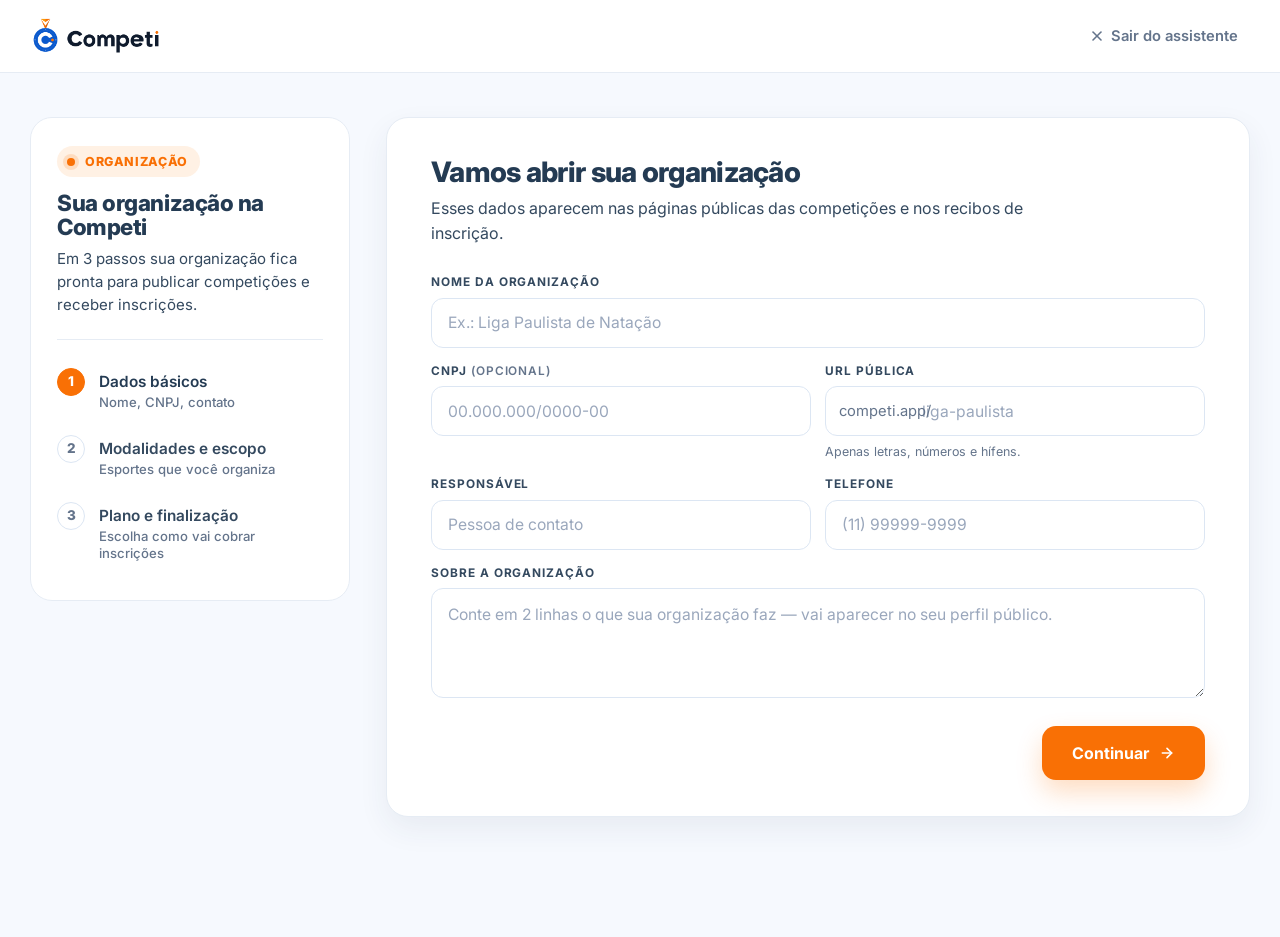
<file: CriarOrganizacao.html>
<!DOCTYPE html>
<html lang="pt-BR">
<head>
  <meta charset="UTF-8" />
  <meta name="viewport" content="width=device-width, initial-scale=1.0" />
  <title>Criar organização — Competi</title>
  <link rel="icon" type="image/png" href="assets/img/favicon.png" />
  <meta name="description" content="Crie sua organização na Competi para publicar competições, gerenciar inscrições e ranking." />
  <link rel="preconnect" href="https://fonts.googleapis.com" />
  <link rel="preconnect" href="https://fonts.gstatic.com" crossorigin />
  <link href="https://fonts.googleapis.com/css2?family=Inter:wght@400;500;600;700;800;900&display=swap" rel="stylesheet" />
  <link rel="stylesheet" href="assets/css/tokens.css" />
  <link rel="stylesheet" href="assets/css/site.css" />
  <link rel="stylesheet" href="assets/css/auth.css" />
</head>
<body class="wiz-shell" data-screen-label="04 Criar Organização">

<header class="wiz-top">
  <div class="container wiz-top-inner">
    <a href="EscolherPerfil.html" class="brand" aria-label="Competi">
      <img src="assets/img/logo-competi-horizontal.png" alt="Competi" class="brand-logo" />
    </a>
    <a href="EscolherPerfil.html" class="exit">
      <svg width="16" height="16" viewBox="0 0 24 24" fill="none" stroke="currentColor" stroke-width="2.4" stroke-linecap="round" stroke-linejoin="round"><line x1="18" y1="6" x2="6" y2="18"/><line x1="6" y1="6" x2="18" y2="18"/></svg>
      Sair do assistente
    </a>
  </div>
</header>

<main class="container wiz-body">

  <!-- SIDEBAR -->
  <aside class="wiz-aside org">
    <span class="eyebrow">Organização</span>
    <h3>Sua organização na Competi</h3>
    <p>Em 3 passos sua organização fica pronta para publicar competições e receber inscrições.</p>

    <ol class="wiz-steps org" id="steps">
      <li class="active" data-step="1">
        <span class="dot">1</span>
        <span class="l">Dados básicos<small>Nome, CNPJ, contato</small></span>
      </li>
      <li data-step="2">
        <span class="dot">2</span>
        <span class="l">Modalidades e escopo<small>Esportes que você organiza</small></span>
      </li>
      <li data-step="3">
        <span class="dot">3</span>
        <span class="l">Plano e finalização<small>Escolha como vai cobrar inscrições</small></span>
      </li>
    </ol>
  </aside>

  <!-- MAIN -->
  <section class="wiz-main">

    <!-- PASSO 1 ----------------------------------------------------- -->
    <div class="wiz-step shown" data-step-content="1">
      <h2>Vamos abrir sua organização</h2>
      <p class="sub">Esses dados aparecem nas páginas públicas das competições e nos recibos de inscrição.</p>

      <div class="form-grid">
        <div class="field" id="orgNameF">
          <label for="orgName">Nome da organização</label>
          <div class="ctrl"><input id="orgName" type="text" placeholder="Ex.: Liga Paulista de Natação" required /></div>
          <span class="err">Informe o nome da organização.</span>
        </div>

        <div class="form-grid two">
          <div class="field" id="cnpjF">
            <label for="cnpj">CNPJ <span style="color: var(--muted); font-weight: 600;">(opcional)</span></label>
            <div class="ctrl"><input id="cnpj" type="text" placeholder="00.000.000/0000-00" inputmode="numeric" /></div>
            <span class="err">CNPJ inválido.</span>
          </div>
          <div class="field" id="slugF">
            <label for="slug">URL pública</label>
            <div class="ctrl">
              <input id="slug" type="text" placeholder="liga-paulista" required style="padding-left: 96px;" />
              <span style="position: absolute; left: 14px; color: var(--muted); font-size: 0.92rem; pointer-events: none;">competi.app/</span>
            </div>
            <span class="hint">Apenas letras, números e hífens.</span>
            <span class="err">Use somente letras, números e hífens.</span>
          </div>
        </div>

        <div class="form-grid two">
          <div class="field" id="contactNameF">
            <label for="contactName">Responsável</label>
            <div class="ctrl"><input id="contactName" type="text" placeholder="Pessoa de contato" required /></div>
            <span class="err">Informe o responsável.</span>
          </div>
          <div class="field" id="contactPhoneF">
            <label for="contactPhone">Telefone</label>
            <div class="ctrl"><input id="contactPhone" type="tel" placeholder="(11) 99999-9999" inputmode="tel" /></div>
            <span class="err">Telefone inválido.</span>
          </div>
        </div>

        <div class="field" id="aboutF">
          <label for="about">Sobre a organização</label>
          <div class="ctrl"><textarea id="about" placeholder="Conte em 2 linhas o que sua organização faz — vai aparecer no seu perfil público."></textarea></div>
        </div>
      </div>

      <div class="wiz-foot org">
        <button class="btn-back" type="button" disabled style="visibility: hidden;">Voltar</button>
        <button class="btn-next" type="button" data-next="2">
          Continuar
          <svg class="arr" width="16" height="16" viewBox="0 0 24 24" fill="none" stroke="currentColor" stroke-width="2.4" stroke-linecap="round" stroke-linejoin="round"><line x1="5" y1="12" x2="19" y2="12"/><polyline points="12 5 19 12 12 19"/></svg>
        </button>
      </div>
    </div>

    <!-- PASSO 2 ----------------------------------------------------- -->
    <div class="wiz-step" data-step-content="2">
      <h2>Que tipo de competição você organiza?</h2>
      <p class="sub">Selecione as modalidades que você costuma operar. Você pode ajustar isso depois.</p>

      <div class="sport-pills" id="sportPills">
        <label><input type="checkbox" value="Natação" /><span>Natação</span></label>
        <label><input type="checkbox" value="Atletismo" /><span>Atletismo</span></label>
        <label><input type="checkbox" value="Ciclismo" /><span>Ciclismo</span></label>
        <label><input type="checkbox" value="Triathlon" /><span>Triathlon</span></label>
        <label><input type="checkbox" value="Vôlei" /><span>Vôlei</span></label>
        <label><input type="checkbox" value="Futebol" /><span>Futebol</span></label>
        <label><input type="checkbox" value="Futsal" /><span>Futsal</span></label>
        <label><input type="checkbox" value="Judô" /><span>Judô</span></label>
        <label><input type="checkbox" value="Ginástica" /><span>Ginástica</span></label>
        <label><input type="checkbox" value="BMX" /><span>BMX</span></label>
        <label><input type="checkbox" value="Calistenia" /><span>Calistenia</span></label>
        <label><input type="checkbox" value="Outros" /><span>Outras</span></label>
      </div>

      <h3 style="font-size: 1.05rem; margin: 12px 0 12px;">Escopo de operação</h3>
      <div class="opt-list">
        <label class="opt org">
          <span class="ico" style="background: var(--persona-organizer-050); color: var(--persona-organizer);">
            <svg viewBox="0 0 24 24" fill="none" stroke="currentColor" stroke-width="2" stroke-linecap="round" stroke-linejoin="round"><path d="M21 10c0 7-9 13-9 13s-9-6-9-13a9 9 0 0 1 18 0z"/><circle cx="12" cy="10" r="3"/></svg>
          </span>
          <div>
            <p class="title">Local / municipal</p>
            <p class="sub-l">Eventos em uma única cidade ou região.</p>
          </div>
          <input type="radio" name="scope" value="local" hidden />
          <span class="check-mark"></span>
        </label>
        <label class="opt org">
          <span class="ico" style="background: var(--persona-organizer-050); color: var(--persona-organizer);">
            <svg viewBox="0 0 24 24" fill="none" stroke="currentColor" stroke-width="2" stroke-linecap="round" stroke-linejoin="round"><path d="M2 12h20"/><circle cx="12" cy="12" r="10"/></svg>
          </span>
          <div>
            <p class="title">Estadual / regional</p>
            <p class="sub-l">Circuitos e ligas em todo um estado.</p>
          </div>
          <input type="radio" name="scope" value="estadual" hidden />
          <span class="check-mark"></span>
        </label>
        <label class="opt org">
          <span class="ico" style="background: var(--persona-organizer-050); color: var(--persona-organizer);">
            <svg viewBox="0 0 24 24" fill="none" stroke="currentColor" stroke-width="2" stroke-linecap="round" stroke-linejoin="round"><circle cx="12" cy="12" r="10"/><path d="M12 2a15.3 15.3 0 0 1 0 20M2 12h20M12 2a15.3 15.3 0 0 0 0 20"/></svg>
          </span>
          <div>
            <p class="title">Nacional / federativo</p>
            <p class="sub-l">Federações, confederações e séries nacionais.</p>
          </div>
          <input type="radio" name="scope" value="nacional" hidden />
          <span class="check-mark"></span>
        </label>
      </div>

      <div class="wiz-foot org">
        <button class="btn-back" type="button" data-prev="1">
          <svg width="16" height="16" viewBox="0 0 24 24" fill="none" stroke="currentColor" stroke-width="2.4" stroke-linecap="round" stroke-linejoin="round"><polyline points="15 18 9 12 15 6"/></svg>
          Voltar
        </button>
        <button class="btn-next" type="button" data-next="3">
          Continuar
          <svg class="arr" width="16" height="16" viewBox="0 0 24 24" fill="none" stroke="currentColor" stroke-width="2.4" stroke-linecap="round" stroke-linejoin="round"><line x1="5" y1="12" x2="19" y2="12"/><polyline points="12 5 19 12 12 19"/></svg>
        </button>
      </div>
    </div>

    <!-- PASSO 3 ----------------------------------------------------- -->
    <div class="wiz-step" data-step-content="3">
      <h2>Escolha seu plano</h2>
      <p class="sub">Você pode começar grátis e migrar para um plano pago quando precisar de mais competições. Sem fidelidade, cancela quando quiser.</p>

      <div class="plan-grid">
        <label class="plan">
          <input type="radio" name="plan" value="BASIC" hidden />
          <p class="name">Basic</p>
          <p class="price">Grátis</p>
          <p class="fee">Taxa por inscrição: 4,9%</p>
          <ul>
            <li>5 competições / ano</li>
            <li>Até 1.000 atletas</li>
            <li>Ranking e página pública</li>
          </ul>
        </label>
        <label class="plan selected">
          <input type="radio" name="plan" value="PRO" hidden checked />
          <span class="badge">Mais popular</span>
          <p class="name">Pro</p>
          <p class="price">R$ 149 <span class="per">/ mês</span></p>
          <p class="fee">Taxa por inscrição: 3,9%</p>
          <ul>
            <li>20 competições / ano</li>
            <li>Até 5.000 atletas</li>
            <li>Ranking auditável + suporte prioritário</li>
          </ul>
        </label>
        <label class="plan">
          <input type="radio" name="plan" value="BUSINESS" hidden />
          <p class="name">Business</p>
          <p class="price">R$ 349 <span class="per">/ mês</span></p>
          <p class="fee">Taxa por inscrição: 2,9%</p>
          <ul>
            <li>50 competições / ano</li>
            <li>Até 20.000 atletas</li>
            <li>API dedicada e relatórios</li>
          </ul>
        </label>
        <label class="plan">
          <input type="radio" name="plan" value="WHITE_LABEL" hidden />
          <p class="name">White Label</p>
          <p class="price" style="font-size: 1.2rem;">Sob consulta</p>
          <p class="fee">Marca personalizada, SLA contratual</p>
          <ul>
            <li>App e domínio com sua marca</li>
            <li>Gerente de conta dedicado</li>
            <li>Integrações customizadas</li>
          </ul>
        </label>
      </div>

      <div class="summary" id="summary">
        <dl>
          <div><dt>Organização</dt><dd id="sumName">—</dd></div>
          <div><dt>URL pública</dt><dd id="sumSlug">—</dd></div>
          <div><dt>Modalidades</dt><dd id="sumSports">—</dd></div>
          <div><dt>Escopo</dt><dd id="sumScope">—</dd></div>
        </dl>
      </div>

      <label class="check">
        <input type="checkbox" id="orgTerms" checked />
        <span>Confirmo que sou autorizado(a) a criar esta organização e aceito os <a href="#" style="color: var(--brand-blue-600); font-weight: 700;">termos de organizador</a>.</span>
      </label>

      <div class="wiz-foot org">
        <button class="btn-back" type="button" data-prev="2">
          <svg width="16" height="16" viewBox="0 0 24 24" fill="none" stroke="currentColor" stroke-width="2.4" stroke-linecap="round" stroke-linejoin="round"><polyline points="15 18 9 12 15 6"/></svg>
          Voltar
        </button>
        <button class="btn-next" type="button" id="finishBtn">
          Criar organização
          <svg class="arr" width="16" height="16" viewBox="0 0 24 24" fill="none" stroke="currentColor" stroke-width="2.4" stroke-linecap="round" stroke-linejoin="round"><polyline points="20 6 9 17 4 12"/></svg>
        </button>
      </div>
    </div>

  </section>
</main>

<script>
  const $ = (s, c = document) => c.querySelector(s);
  const $$ = (s, c = document) => Array.from(c.querySelectorAll(s));

  // máscaras simples
  function maskCnpj(v) {
    const d = v.replace(/\D/g, '').slice(0, 14);
    if (d.length <= 2) return d;
    if (d.length <= 5) return `${d.slice(0,2)}.${d.slice(2)}`;
    if (d.length <= 8) return `${d.slice(0,2)}.${d.slice(2,5)}.${d.slice(5)}`;
    if (d.length <= 12) return `${d.slice(0,2)}.${d.slice(2,5)}.${d.slice(5,8)}/${d.slice(8)}`;
    return `${d.slice(0,2)}.${d.slice(2,5)}.${d.slice(5,8)}/${d.slice(8,12)}-${d.slice(12)}`;
  }
  function maskPhone(v) {
    const d = v.replace(/\D/g, '').slice(0, 11);
    if (d.length <= 2) return d.length ? `(${d}` : '';
    if (d.length <= 7) return `(${d.slice(0,2)}) ${d.slice(2)}`;
    return `(${d.slice(0,2)}) ${d.slice(2,7)}-${d.slice(7)}`;
  }
  function slugify(v) {
    return v.toLowerCase()
      .normalize('NFD').replace(/[\u0300-\u036f]/g, '')
      .replace(/[^a-z0-9-]+/g, '-')
      .replace(/-+/g, '-')
      .replace(/^-|-$/g, '');
  }
  $('#cnpj').addEventListener('input', e => e.target.value = maskCnpj(e.target.value));
  $('#contactPhone').addEventListener('input', e => e.target.value = maskPhone(e.target.value));
  $('#orgName').addEventListener('input', e => {
    if (!$('#slug').dataset.touched) $('#slug').value = slugify(e.target.value);
  });
  $('#slug').addEventListener('input', e => {
    e.target.dataset.touched = '1';
    e.target.value = slugify(e.target.value);
  });

  // step navigation
  let step = 1;
  function setStep(n) {
    step = n;
    $$('.wiz-step').forEach(el => el.classList.toggle('shown', Number(el.dataset.stepContent) === n));
    $$('#steps li').forEach(li => {
      const s = Number(li.dataset.step);
      li.classList.toggle('active', s === n);
      li.classList.toggle('done', s < n);
    });
    if (n === 3) renderSummary();
    window.scrollTo({ top: 0, behavior: 'smooth' });
  }

  function validateStep1() {
    const checks = [
      ['orgNameF', $('#orgName').value.trim().length >= 2],
      ['slugF', /^[a-z0-9-]+$/.test($('#slug').value.trim()) && $('#slug').value.trim().length >= 2],
      ['contactNameF', $('#contactName').value.trim().length >= 2],
    ];
    let ok = true;
    checks.forEach(([id, t]) => { document.getElementById(id).classList.toggle('invalid', !t); if (!t) ok = false; });
    return ok;
  }

  $$('[data-next]').forEach(b => b.addEventListener('click', () => {
    const target = Number(b.dataset.next);
    if (target === 2 && !validateStep1()) return;
    setStep(target);
  }));
  $$('[data-prev]').forEach(b => b.addEventListener('click', () => setStep(Number(b.dataset.prev))));

  // option cards (escopo)
  $$('.opt input[type=radio]').forEach(input => {
    input.addEventListener('change', () => {
      const name = input.name;
      $$(`.opt input[type=radio][name=${name}]`).forEach(i => {
        i.closest('.opt').classList.toggle('selected', i.checked);
      });
    });
  });

  // plans
  $$('.plan input').forEach(input => {
    input.addEventListener('change', () => {
      $$('.plan').forEach(p => p.classList.toggle('selected', p.querySelector('input').checked));
    });
  });

  function renderSummary() {
    $('#sumName').textContent = $('#orgName').value.trim() || '—';
    $('#sumSlug').textContent = $('#slug').value.trim() ? `competi.app/${$('#slug').value.trim()}` : '—';
    const sports = $$('#sportPills input:checked').map(i => i.value);
    $('#sumSports').textContent = sports.length ? sports.join(', ') : 'Nenhuma selecionada';
    const scope = $('input[name=scope]:checked');
    $('#sumScope').textContent = scope ? scope.closest('.opt').querySelector('.title').textContent : '—';
  }

  $('#finishBtn').addEventListener('click', () => {
    // sucesso simulado — volta ao seletor de papel, agora ativo como organizador
    alert('Sua organização foi criada! Você já pode publicar competições.');
    window.location.href = 'EscolherPerfil.html';
  });
</script>
</body>
</html>
</file>
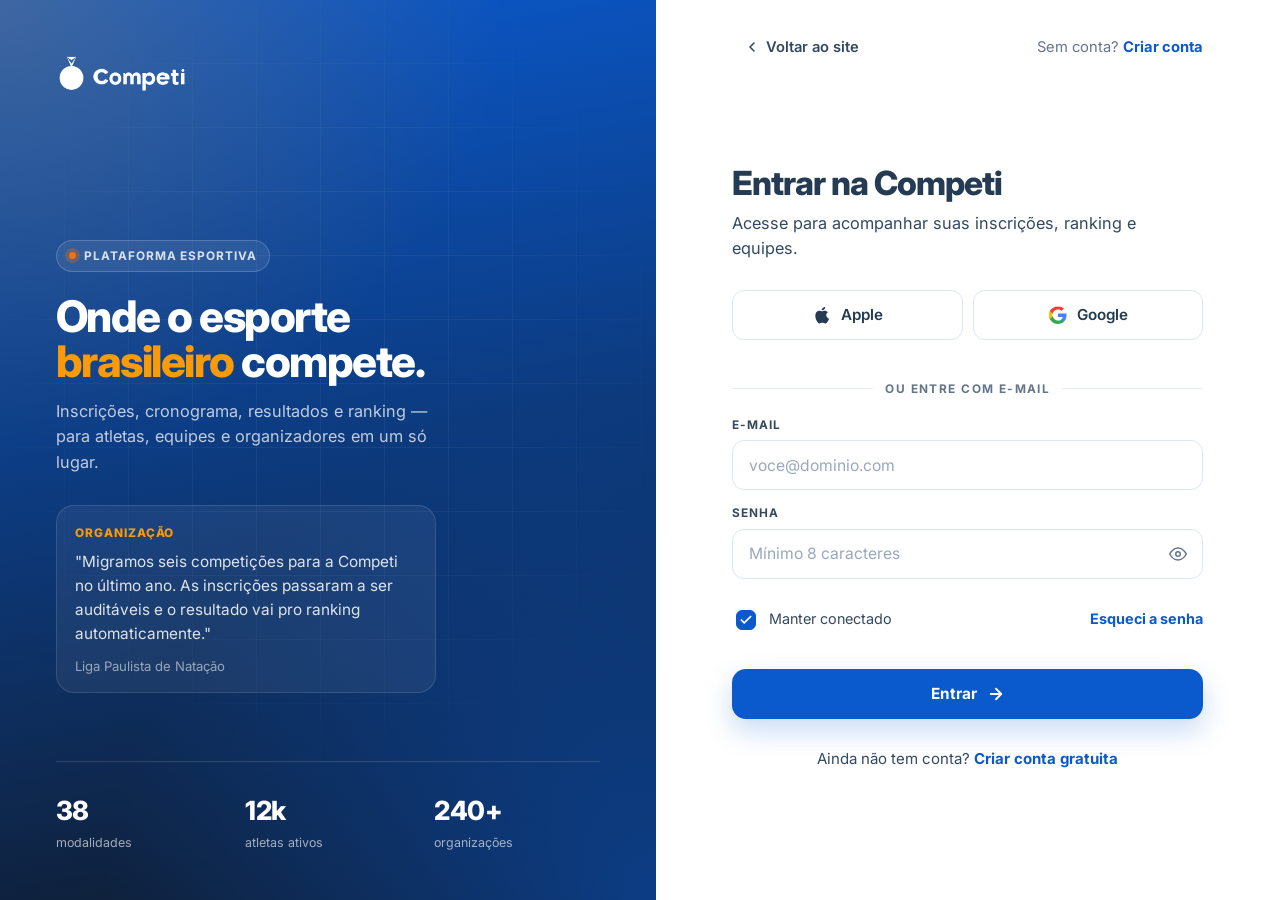
<file: Entrar.html>
<!DOCTYPE html>
<html lang="pt-BR">
<head>
  <meta charset="UTF-8" />
  <meta name="viewport" content="width=device-width, initial-scale=1.0" />
  <title>Entrar — Competi</title>
  <link rel="icon" type="image/png" href="assets/img/favicon.png" />
  <meta name="description" content="Entre na sua conta Competi para acessar competições, inscrições e resultados." />
  <link rel="preconnect" href="https://fonts.googleapis.com" />
  <link rel="preconnect" href="https://fonts.gstatic.com" crossorigin />
  <link href="https://fonts.googleapis.com/css2?family=Inter:wght@400;500;600;700;800;900&display=swap" rel="stylesheet" />
  <link rel="stylesheet" href="assets/css/tokens.css" />
  <link rel="stylesheet" href="assets/css/site.css" />
  <link rel="stylesheet" href="assets/css/auth.css" />
</head>
<body>

<main class="auth-shell" data-screen-label="01 Entrar">

  <!-- ============================================================
       PAINEL ESQUERDO — MARCA (oculto no mobile)
       ============================================================ -->
  <aside class="auth-aside">
    <a href="Inicio.html" class="brand" aria-label="Competi">
      <img src="assets/img/logo-competi-horizontal.png" alt="Competi" class="brand-logo" />
    </a>

    <div class="auth-aside-headline">
      <span class="badge">Plataforma esportiva</span>
      <h1>Onde o esporte <em>brasileiro</em> compete.</h1>
      <p class="lede">Inscrições, cronograma, resultados e ranking — para atletas, equipes e organizadores em um só lugar.</p>

      <div class="aside-tip">
        <div class="role">Organização</div>
        <blockquote>"Migramos seis competições para a Competi no último ano. As inscrições passaram a ser auditáveis e o resultado vai pro ranking automaticamente."</blockquote>
        <cite>Liga Paulista de Natação</cite>
      </div>
    </div>

    <div class="auth-aside-foot">
      <div class="stat"><span class="n">38</span><span class="l">modalidades</span></div>
      <div class="stat"><span class="n">12k</span><span class="l">atletas ativos</span></div>
      <div class="stat"><span class="n">240+</span><span class="l">organizações</span></div>
    </div>
  </aside>

  <!-- ============================================================
       LADO DIREITO — FORM
       ============================================================ -->
  <section class="auth-main">
    <div class="auth-topbar">
      <a href="Inicio.html" class="auth-back" aria-label="Voltar para o início">
        <svg width="16" height="16" viewBox="0 0 24 24" fill="none" stroke="currentColor" stroke-width="2.4" stroke-linecap="round" stroke-linejoin="round"><polyline points="15 18 9 12 15 6"/></svg>
        Voltar ao site
      </a>
      <div class="auth-topbar-aux">Sem conta? <a href="Cadastro.html">Criar conta</a></div>
    </div>

    <div class="auth-card">
      <div class="auth-aside-mobile">
        <a href="Inicio.html" class="brand" aria-label="Competi">
          <img src="assets/img/logo-competi-horizontal.png" alt="Competi" class="brand-logo" style="height: 32px;" />
        </a>
      </div>

      <header class="auth-head">
        <h2>Entrar na Competi</h2>
        <p>Acesse para acompanhar suas inscrições, ranking e equipes.</p>
      </header>

      <div class="social-row">
        <button class="social-btn" type="button" data-social="apple">
          <svg viewBox="0 0 24 24" fill="currentColor"><path d="M16.365 1.43c0 1.14-.485 2.27-1.273 3.06-.872.876-2.32 1.55-3.503 1.46-.143-1.105.41-2.27 1.16-3.03.86-.88 2.31-1.53 3.616-1.49zM21.5 17.04c-.512 1.21-.76 1.75-1.42 2.83-.92 1.5-2.22 3.36-3.83 3.38-1.43.01-1.8-.94-3.74-.93-1.94.01-2.35.94-3.78.93-1.61-.02-2.84-1.71-3.76-3.2C2.81 16.05 2.5 11.4 3.97 9c1.04-1.7 2.69-2.7 4.24-2.7 1.58 0 2.57.86 3.87.86 1.27 0 2.04-.86 3.86-.86 1.4 0 2.86.76 3.91 2.07-3.44 1.89-2.88 6.81 1.65 8.67z"/></svg>
          Apple
        </button>
        <button class="social-btn" type="button" data-social="google">
          <svg viewBox="0 0 24 24" fill="none"><path fill="#4285F4" d="M23.49 12.27c0-.79-.07-1.54-.19-2.27H12v4.51h6.47c-.28 1.4-1.07 2.62-2.28 3.42v2.85h3.69c2.15-1.98 3.4-4.91 3.4-8.51z"/><path fill="#34A853" d="M12 24c3.27 0 6.01-1.07 8.01-2.93l-3.69-2.85c-1.07.72-2.45 1.16-4.32 1.16-3.31 0-6.13-2.23-7.13-5.25H1.05v3.04C3.04 21.3 7.21 24 12 24z"/><path fill="#FBBC05" d="M4.87 14.13c-.25-.72-.4-1.5-.4-2.13s.15-1.41.4-2.13V6.83H1.05C.38 8.13 0 9.74 0 12s.38 3.87 1.05 5.17l3.82-3.04z"/><path fill="#EA4335" d="M12 4.75c1.78 0 3.36.61 4.62 1.81l3.27-3.27C18.01 1.65 15.27.5 12 .5 7.21.5 3.04 3.2 1.05 6.83l3.82 3.04c1-3.02 3.82-5.12 7.13-5.12z"/></svg>
          Google
        </button>
      </div>

      <div class="divider">OU ENTRE COM E-MAIL</div>

      <div class="error-banner" id="errorBanner" role="alert">
        <svg width="18" height="18" viewBox="0 0 24 24" fill="none" stroke="currentColor" stroke-width="2.4" stroke-linecap="round" stroke-linejoin="round"><circle cx="12" cy="12" r="10"/><line x1="12" y1="8" x2="12" y2="12"/><line x1="12" y1="16" x2="12.01" y2="16"/></svg>
        <span id="errorText">E-mail ou senha incorretos.</span>
      </div>

      <form class="form-grid" id="loginForm" novalidate>
        <div class="field" id="emailField">
          <label for="email">E-mail</label>
          <div class="ctrl"><input id="email" type="email" placeholder="voce@dominio.com" autocomplete="email" required /></div>
          <span class="err">Informe um e-mail válido.</span>
        </div>

        <div class="field" id="passField">
          <label for="password">Senha</label>
          <div class="ctrl">
            <input id="password" type="password" placeholder="Mínimo 8 caracteres" autocomplete="current-password" required />
            <button class="reveal" type="button" id="revealBtn" aria-label="Mostrar senha">
              <svg width="18" height="18" viewBox="0 0 24 24" fill="none" stroke="currentColor" stroke-width="2" stroke-linecap="round" stroke-linejoin="round"><path d="M1 12s4-8 11-8 11 8 11 8-4 8-11 8-11-8-11-8z"/><circle cx="12" cy="12" r="3"/></svg>
            </button>
          </div>
          <span class="err">Informe sua senha.</span>
        </div>

        <div class="row-flex">
          <label class="check">
            <input type="checkbox" id="remember" checked />
            Manter conectado
          </label>
          <a href="#" class="forgot-link">Esqueci a senha</a>
        </div>

        <button type="submit" class="btn btn-primary btn-block">
          Entrar
          <svg class="arr" width="18" height="18" viewBox="0 0 24 24" fill="none" stroke="currentColor" stroke-width="2.4" stroke-linecap="round" stroke-linejoin="round"><line x1="5" y1="12" x2="19" y2="12"/><polyline points="12 5 19 12 12 19"/></svg>
        </button>
      </form>

      <p class="foot-switch">Ainda não tem conta? <a href="Cadastro.html">Criar conta gratuita</a></p>
    </div>
  </section>
</main>

<script>
  const $ = (s) => document.querySelector(s);

  // toggle senha
  $('#revealBtn').addEventListener('click', () => {
    const p = $('#password');
    p.type = p.type === 'password' ? 'text' : 'password';
  });

  // simulação do submit — em produção chama a API real
  $('#loginForm').addEventListener('submit', (e) => {
    e.preventDefault();
    const email = $('#email').value.trim();
    const pass = $('#password').value;
    const eF = $('#emailField'), pF = $('#passField');
    const ok1 = /\S+@\S+\.\S+/.test(email);
    const ok2 = pass.length > 0;
    eF.classList.toggle('invalid', !ok1);
    pF.classList.toggle('invalid', !ok2);
    if (!ok1 || !ok2) return;

    // sucesso simulado — encaminha para tela de seleção de papéis
    window.location.href = 'EscolherPerfil.html';
  });

  // social handlers (simulados)
  document.querySelectorAll('[data-social]').forEach(b => {
    b.addEventListener('click', () => {
      const banner = $('#errorBanner');
      $('#errorText').textContent = 'Login social ainda não disponível neste ambiente. Use seu e-mail e senha.';
      banner.classList.add('shown');
    });
  });
</script>
</body>
</html>
</file>
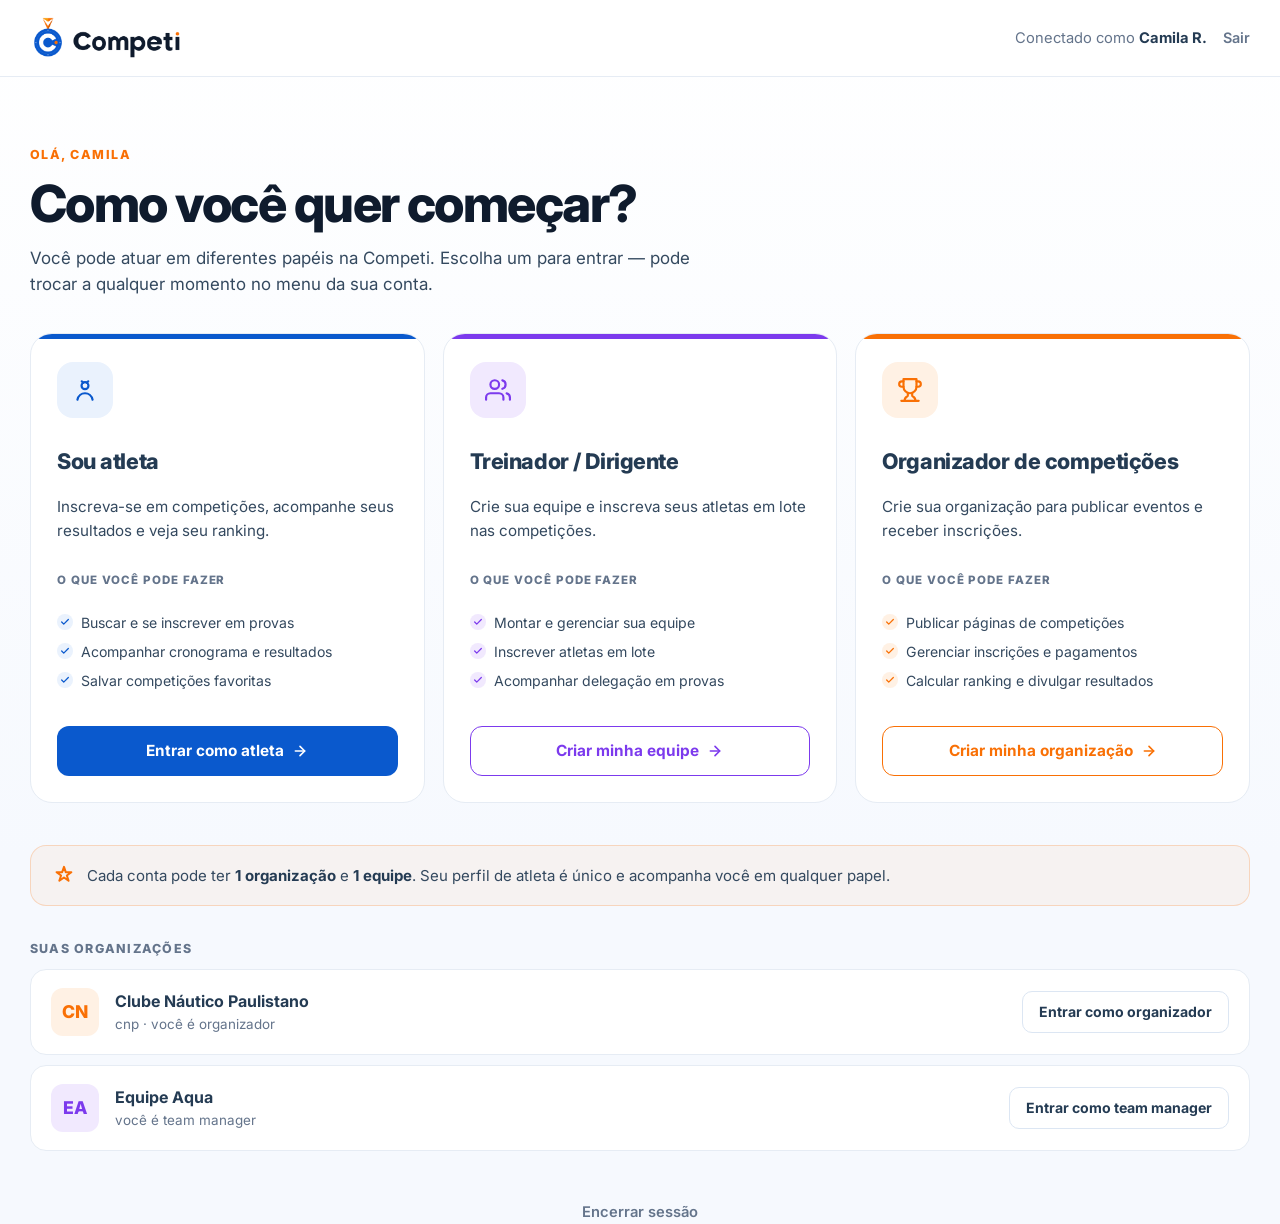
<file: EscolherPerfil.html>
<!DOCTYPE html>
<html lang="pt-BR">
<head>
  <meta charset="UTF-8" />
  <meta name="viewport" content="width=device-width, initial-scale=1.0" />
  <title>Como você quer começar? — Competi</title>
  <link rel="icon" type="image/png" href="assets/img/favicon.png" />
  <meta name="description" content="Escolha como começar na Competi: como atleta, treinador / dirigente de equipe ou organizador de competições." />
  <link rel="preconnect" href="https://fonts.googleapis.com" />
  <link rel="preconnect" href="https://fonts.gstatic.com" crossorigin />
  <link href="https://fonts.googleapis.com/css2?family=Inter:wght@400;500;600;700;800;900&display=swap" rel="stylesheet" />
  <link rel="stylesheet" href="assets/css/tokens.css" />
  <link rel="stylesheet" href="assets/css/site.css" />
  <link rel="stylesheet" href="assets/css/auth.css" />
</head>
<body class="persona-shell" data-screen-label="03 Escolher Perfil">

<!-- topbar leve, sem nav de marketing -->
<header class="topbar">
  <div class="container topbar-inner">
    <a href="Inicio.html" class="brand" aria-label="Competi">
      <img src="assets/img/logo-competi-horizontal.png" alt="Competi" class="brand-logo" />
    </a>
    <div style="display: flex; align-items: center; gap: 16px;">
      <span style="font-size: 0.92rem; color: var(--muted);">Conectado como <strong style="color: var(--graphite);">Camila R.</strong></span>
      <a href="Entrar.html" style="font-size: 0.9rem; color: var(--muted); font-weight: 600;">Sair</a>
    </div>
  </div>
</header>

<section class="persona-hero">
  <div class="container">
    <span class="greet">Olá, Camila</span>
    <h1>Como você quer começar?</h1>
    <p>Você pode atuar em diferentes papéis na Competi. Escolha um para entrar — pode trocar a qualquer momento no menu da sua conta.</p>
  </div>
</section>

<div class="container">

  <!-- ============================================================
       GRADE DE PAPÉIS — atleta, team manager, organizador
       ============================================================ -->
  <div class="persona-grid">

    <!-- ATLETA -->
    <article class="persona-card atleta" data-screen-label="03a Persona Atleta">
      <div class="persona-icon" aria-hidden="true">
        <svg viewBox="0 0 24 24" fill="none" stroke-width="2" stroke-linecap="round" stroke-linejoin="round">
          <circle cx="12" cy="8" r="3.2"/><path d="M5 21c.7-3.6 3.6-6 7-6s6.3 2.4 7 6"/><path d="M9 4l1.4 1.4M15 4l-1.4 1.4"/>
        </svg>
      </div>
      <h3>Sou atleta</h3>
      <p>Inscreva-se em competições, acompanhe seus resultados e veja seu ranking.</p>
      <p class="ttl">O que você pode fazer</p>
      <ul>
        <li>Buscar e se inscrever em provas</li>
        <li>Acompanhar cronograma e resultados</li>
        <li>Salvar competições favoritas</li>
      </ul>
      <button class="persona-cta" data-go="atleta">
        Entrar como atleta
        <svg class="arr" width="16" height="16" viewBox="0 0 24 24" fill="none" stroke="currentColor" stroke-width="2.4" stroke-linecap="round" stroke-linejoin="round"><line x1="5" y1="12" x2="19" y2="12"/><polyline points="12 5 19 12 12 19"/></svg>
      </button>
    </article>

    <!-- TEAM MANAGER -->
    <article class="persona-card tm" data-screen-label="03b Persona Team Manager">
      <div class="persona-icon" aria-hidden="true">
        <svg viewBox="0 0 24 24" fill="none" stroke-width="2" stroke-linecap="round" stroke-linejoin="round">
          <path d="M17 21v-2a4 4 0 0 0-4-4H5a4 4 0 0 0-4 4v2"/><circle cx="9" cy="7" r="4"/><path d="M23 21v-2a4 4 0 0 0-3-3.87"/><path d="M16 3.13a4 4 0 0 1 0 7.75"/>
        </svg>
      </div>
      <h3>Treinador / Dirigente</h3>
      <p>Crie sua equipe e inscreva seus atletas em lote nas competições.</p>
      <p class="ttl">O que você pode fazer</p>
      <ul>
        <li>Montar e gerenciar sua equipe</li>
        <li>Inscrever atletas em lote</li>
        <li>Acompanhar delegação em provas</li>
      </ul>
      <button class="persona-cta outline" data-go="tm">
        Criar minha equipe
        <svg class="arr" width="16" height="16" viewBox="0 0 24 24" fill="none" stroke="currentColor" stroke-width="2.4" stroke-linecap="round" stroke-linejoin="round"><line x1="5" y1="12" x2="19" y2="12"/><polyline points="12 5 19 12 12 19"/></svg>
      </button>
    </article>

    <!-- ORGANIZADOR -->
    <article class="persona-card org" data-screen-label="03c Persona Organizador">
      <div class="persona-icon" aria-hidden="true">
        <svg viewBox="0 0 24 24" fill="none" stroke-width="2" stroke-linecap="round" stroke-linejoin="round">
          <path d="M6 9H4.5a2.5 2.5 0 0 1 0-5H6"/><path d="M18 9h1.5a2.5 2.5 0 0 0 0-5H18"/><path d="M4 22h16"/><path d="M10 14.66V17c0 .55-.47.98-.97 1.21C7.85 18.75 7 20.24 7 22"/><path d="M14 14.66V17c0 .55.47.98.97 1.21C16.15 18.75 17 20.24 17 22"/><path d="M18 2H6v7a6 6 0 0 0 12 0V2Z"/>
        </svg>
      </div>
      <h3>Organizador de competições</h3>
      <p>Crie sua organização para publicar eventos e receber inscrições.</p>
      <p class="ttl">O que você pode fazer</p>
      <ul>
        <li>Publicar páginas de competições</li>
        <li>Gerenciar inscrições e pagamentos</li>
        <li>Calcular ranking e divulgar resultados</li>
      </ul>
      <button class="persona-cta outline" data-go="org">
        Criar minha organização
        <svg class="arr" width="16" height="16" viewBox="0 0 24 24" fill="none" stroke="currentColor" stroke-width="2.4" stroke-linecap="round" stroke-linejoin="round"><line x1="5" y1="12" x2="19" y2="12"/><polyline points="12 5 19 12 12 19"/></svg>
      </button>
    </article>
  </div>

  <!-- info banner -->
  <div class="persona-info">
    <svg width="22" height="22" viewBox="0 0 24 24" fill="none" stroke="currentColor" stroke-width="2.2" stroke-linecap="round" stroke-linejoin="round"><path d="M12 2l1.9 5.8h6.1l-4.9 3.6 1.9 5.8L12 13.6 6.9 17.2l1.9-5.8L3.9 7.8H10z"/></svg>
    <div>Cada conta pode ter <strong>1 organização</strong> e <strong>1 equipe</strong>. Seu perfil de atleta é único e acompanha você em qualquer papel.</div>
  </div>

  <!-- ============================================================
       SUAS ORGANIZAÇÕES (placeholder — mostra como aparece quando
       o usuário já é membro de alguma)
       ============================================================ -->
  <div class="persona-tenant">
    <h4>Suas organizações</h4>
    <div class="tenant-card" style="margin-bottom: 10px;">
      <div class="ava">CN</div>
      <div class="meta">
        <div class="name">Clube Náutico Paulistano</div>
        <div class="slug">cnp · você é organizador</div>
      </div>
      <button class="btn-tenant" data-go="tenant-org">Entrar como organizador</button>
    </div>
    <div class="tenant-card">
      <div class="ava" style="background: var(--persona-tm-050); color: var(--persona-tm);">EA</div>
      <div class="meta">
        <div class="name">Equipe Aqua</div>
        <div class="slug">você é team manager</div>
      </div>
      <button class="btn-tenant" data-go="tenant-tm">Entrar como team manager</button>
    </div>
  </div>

  <div class="persona-logout">
    <a href="Entrar.html">Encerrar sessão</a>
  </div>
</div>

<script>
  document.querySelectorAll('[data-go]').forEach(b => {
    b.addEventListener('click', () => {
      const k = b.dataset.go;
      if (k === 'atleta')      window.location.href = 'Inicio.html';
      else if (k === 'tm')     window.location.href = 'CriarEquipe.html';
      else if (k === 'org')    window.location.href = 'CriarOrganizacao.html';
      else if (k === 'tenant-org') window.location.href = 'Inicio.html';
      else if (k === 'tenant-tm')  window.location.href = 'Inicio.html';
    });
  });
</script>
</body>
</html>
</file>
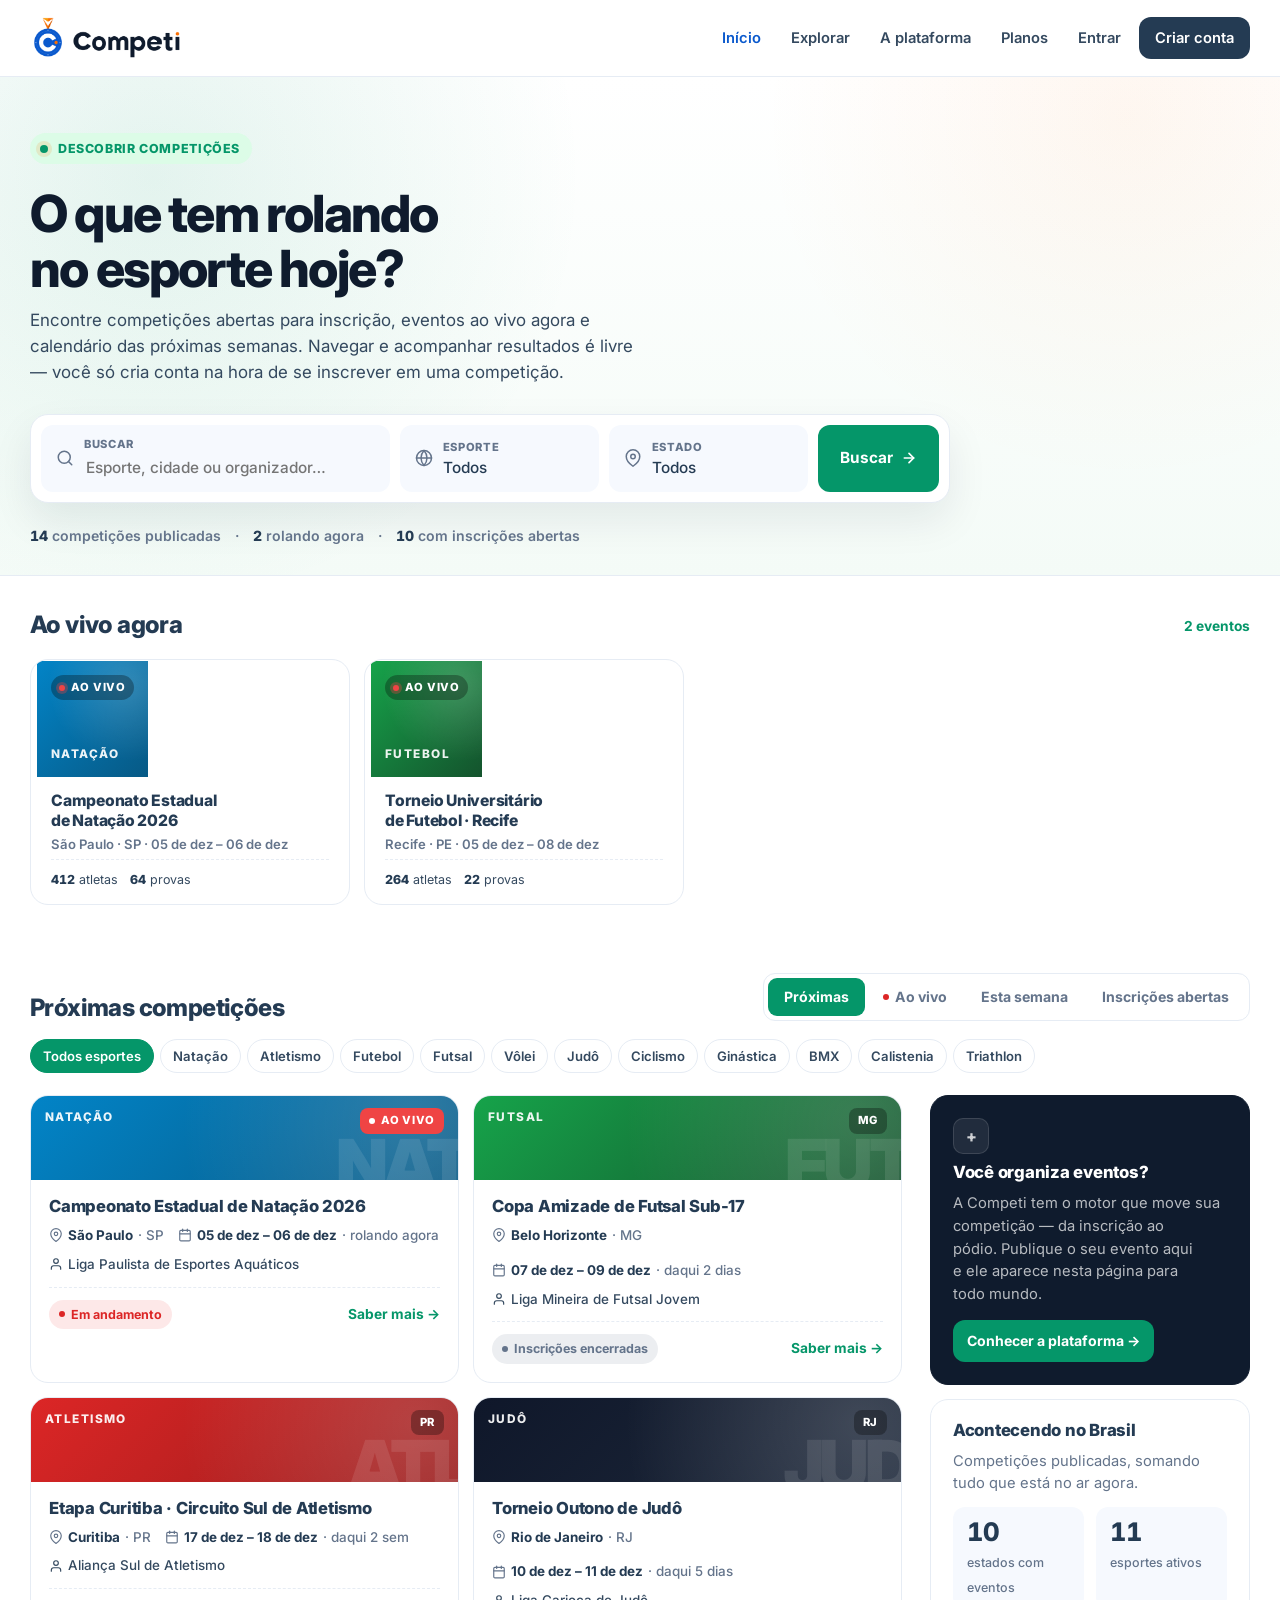
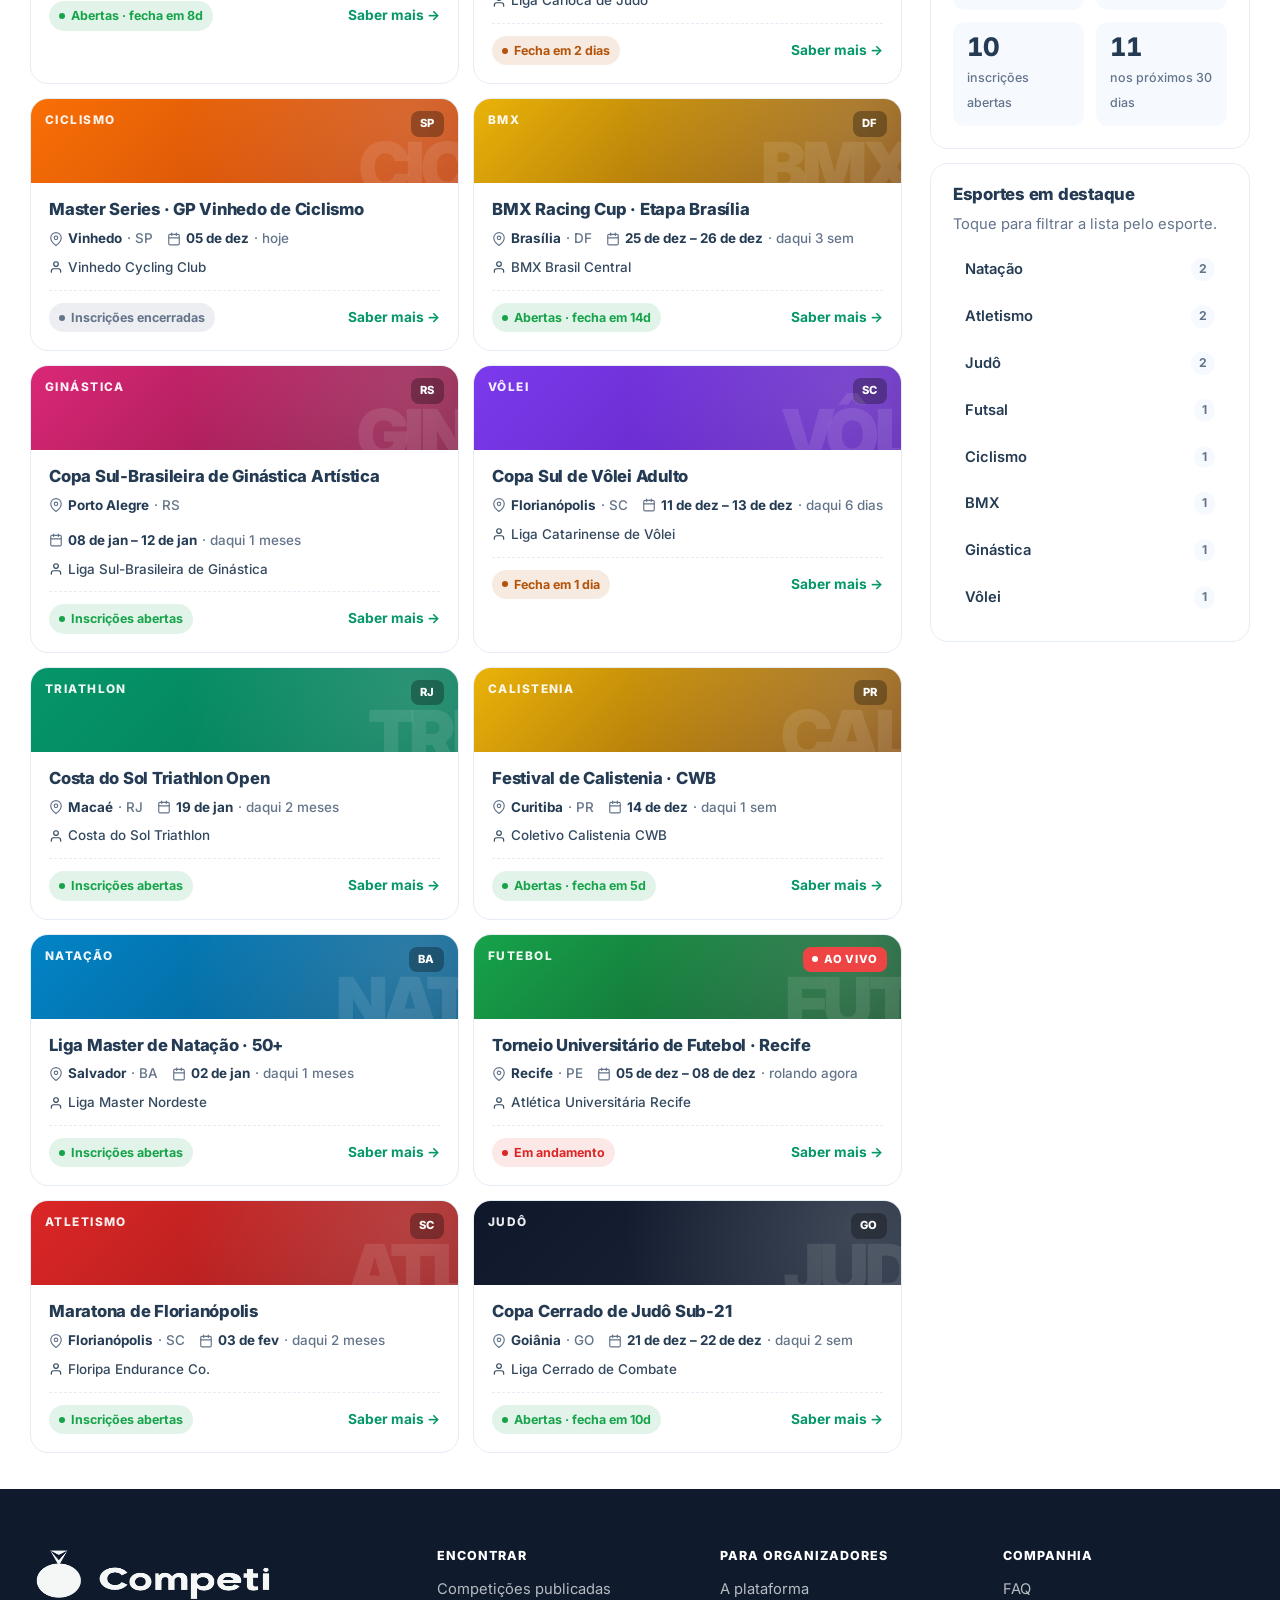
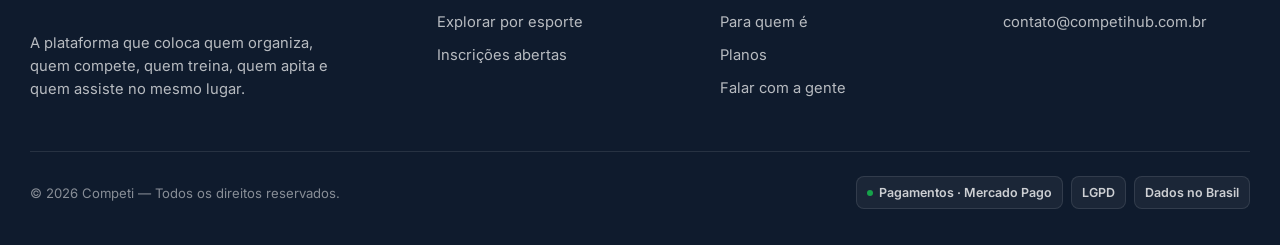
<file: Inicio.html>
<!DOCTYPE html>
<html lang="pt-BR">
<head>
  <meta charset="UTF-8" />
  <meta name="viewport" content="width=device-width, initial-scale=1.0" />
  <title>Competi — Encontre uma competição</title>
  <link rel="icon" type="image/png" href="assets/img/favicon.png" />
  <meta name="description" content="Encontre competições esportivas abertas, em andamento e próximas. Inscrições, cronograma e resultados — em um só lugar." />
  <link rel="preconnect" href="https://fonts.googleapis.com" />
  <link rel="preconnect" href="https://fonts.gstatic.com" crossorigin />
  <link href="https://fonts.googleapis.com/css2?family=Inter:wght@400;500;600;700;800;900&display=swap" rel="stylesheet" />
  <link rel="stylesheet" href="assets/css/tokens.css" />
  <link rel="stylesheet" href="assets/css/site.css" />
  <link rel="stylesheet" href="assets/css/discover.css" />
  <script src="assets/js/mock-data.js" defer></script>
</head>
<body>


<!-- ========================================================================
     TOPBAR
     ======================================================================== -->
<header class="topbar">
  <div class="container topbar-inner">
    <a href="Inicio.html" class="brand" aria-label="Competi">
      <img src="assets/img/logo-competi-horizontal.png" alt="Competi" class="brand-logo" />
    </a>

    <button class="menu-btn" id="menuBtn" aria-label="Abrir menu">
      <svg viewBox="0 0 24 24" fill="none" stroke="currentColor" stroke-width="2.5" stroke-linecap="round"><line x1="3" y1="6" x2="21" y2="6"/><line x1="3" y1="12" x2="21" y2="12"/><line x1="3" y1="18" x2="21" y2="18"/></svg>
    </button>

    <nav class="nav" id="mainNav">
      <a href="Inicio.html" class="active">Início</a>
      <a href="Inicio.html#explorar">Explorar</a>
      <a href="CompetiSite Redesign.html#plataforma">A plataforma</a>
      <a href="CompetiSite Redesign.html#planos">Planos</a>
      <a href="Entrar.html">Entrar</a>
      <a href="Cadastro.html" class="nav-cta">Criar conta</a>
    </nav>
  </div>
</header>


<!-- ========================================================================
     HERO COMPACTO + BUSCA
     ======================================================================== -->
<section class="discover-hero" data-screen-label="01 Hero descoberta">
  <div class="container">
    <div class="eyebrow">Descobrir competições</div>
    <h1>O que tem rolando no esporte hoje?</h1>
    <p class="sub">Encontre competições abertas para inscrição, eventos ao vivo agora e calendário das próximas semanas. Navegar e acompanhar resultados é livre — você só cria conta na hora de se inscrever em uma competição.</p>

    <form class="search-row" id="searchForm" onsubmit="event.preventDefault(); applyFilters();">
      <label class="search-field" aria-label="Buscar">
        <svg class="ico" viewBox="0 0 24 24" fill="none" stroke="currentColor" stroke-width="2" stroke-linecap="round" stroke-linejoin="round"><circle cx="11" cy="11" r="8"/><line x1="21" y1="21" x2="16.65" y2="16.65"/></svg>
        <div class="stack">
          <span class="lbl">Buscar</span>
          <input id="searchInput" type="search" placeholder="Esporte, cidade ou organizador…" autocomplete="off" />
        </div>
      </label>

      <label class="search-field" aria-label="Esporte">
        <svg class="ico" viewBox="0 0 24 24" fill="none" stroke="currentColor" stroke-width="2" stroke-linecap="round" stroke-linejoin="round"><circle cx="12" cy="12" r="10"/><path d="M2 12h20M12 2a15.3 15.3 0 0 1 4 10 15.3 15.3 0 0 1-4 10 15.3 15.3 0 0 1-4-10 15.3 15.3 0 0 1 4-10z"/></svg>
        <div class="stack">
          <span class="lbl">Esporte</span>
          <select id="sportSelect">
            <option value="">Todos</option>
            <option>Natação</option>
            <option>Atletismo</option>
            <option>Futebol</option>
            <option>Futsal</option>
            <option>Vôlei</option>
            <option>Judô</option>
            <option>Ciclismo</option>
            <option>Ginástica</option>
            <option>BMX</option>
            <option>Calistenia</option>
            <option>Triathlon</option>
          </select>
        </div>
      </label>

      <label class="search-field" aria-label="Estado">
        <svg class="ico" viewBox="0 0 24 24" fill="none" stroke="currentColor" stroke-width="2" stroke-linecap="round" stroke-linejoin="round"><path d="M21 10c0 7-9 13-9 13s-9-6-9-13a9 9 0 0 1 18 0z"/><circle cx="12" cy="10" r="3"/></svg>
        <div class="stack">
          <span class="lbl">Estado</span>
          <select id="stateSelect">
            <option value="">Todos</option>
            <option>SP</option><option>RJ</option><option>MG</option><option>RS</option>
            <option>PR</option><option>SC</option><option>BA</option><option>GO</option>
            <option>DF</option><option>PE</option><option>CE</option><option>ES</option>
          </select>
        </div>
      </label>

      <button class="search-btn" type="submit">
        Buscar
        <svg width="16" height="16" viewBox="0 0 24 24" fill="none" stroke="currentColor" stroke-width="2.5" stroke-linecap="round" stroke-linejoin="round"><line x1="5" y1="12" x2="19" y2="12"/><polyline points="12 5 19 12 12 19"/></svg>
      </button>
    </form>

    <div class="hero-stats" id="heroStats">
      <span><span class="dot"></span> <strong id="statTotal">—</strong> competições publicadas</span>
      <span>·</span>
      <span><strong id="statLive">—</strong> rolando agora</span>
      <span>·</span>
      <span><strong id="statOpen">—</strong> com inscrições abertas</span>
    </div>
  </div>
</section>


<!-- ========================================================================
     LIVE RAIL
     ======================================================================== -->
<section class="container disc-section" id="liveSection" style="display:none">
  <div class="disc-head">
    <div>
      <h2>Ao vivo agora</h2>
    </div>
    <div class="right">
      <span class="count" id="liveCount">0 eventos</span>
    </div>
  </div>
  <div class="live-rail" id="liveRail"></div>
</section>


<!-- ========================================================================
     PRÓXIMAS COMPETIÇÕES (com tabs + grid + sidebar)
     ======================================================================== -->
<section class="container disc-section" id="explorar" data-screen-label="02 Explorar">
  <div class="disc-head">
    <div>
      <h2>Próximas competições</h2>
    </div>
    <div class="right">
      <div class="tabs-row" role="tablist">
        <button class="active" data-tab="proximas" type="button">Próximas</button>
        <button data-tab="live" type="button"><span class="live-dot"></span>Ao vivo</button>
        <button data-tab="semana" type="button">Esta semana</button>
        <button data-tab="aberto" type="button">Inscrições abertas</button>
      </div>
    </div>
  </div>

  <div class="pill-row" id="sportPills">
    <button class="pill active" data-sport="">Todos esportes</button>
    <button class="pill" data-sport="Natação">Natação</button>
    <button class="pill" data-sport="Atletismo">Atletismo</button>
    <button class="pill" data-sport="Futebol">Futebol</button>
    <button class="pill" data-sport="Futsal">Futsal</button>
    <button class="pill" data-sport="Vôlei">Vôlei</button>
    <button class="pill" data-sport="Judô">Judô</button>
    <button class="pill" data-sport="Ciclismo">Ciclismo</button>
    <button class="pill" data-sport="Ginástica">Ginástica</button>
    <button class="pill" data-sport="BMX">BMX</button>
    <button class="pill" data-sport="Calistenia">Calistenia</button>
    <button class="pill" data-sport="Triathlon">Triathlon</button>
  </div>

  <div class="disc-layout" style="margin-top:22px">
    <div>
      <div id="compResults"></div>
    </div>

    <aside class="disc-sidebar">

      <article class="side-card dark">
        <div class="promo-mark">+</div>
        <h3>Você organiza eventos?</h3>
        <p>A Competi tem o motor que move sua competição — da inscrição ao pódio. Publique o seu evento aqui e ele aparece nesta página para todo mundo.</p>
        <a href="CompetiSite Redesign.html" class="side-cta">Conhecer a plataforma →</a>
      </article>

      <article class="side-card">
        <h3>Acontecendo no Brasil</h3>
        <p style="margin-bottom:6px">Competições publicadas, somando tudo que está no ar agora.</p>
        <div class="side-stats">
          <div class="stat"><strong id="sStatesActive">—</strong><span>estados com eventos</span></div>
          <div class="stat"><strong id="sSportsActive">—</strong><span>esportes ativos</span></div>
          <div class="stat"><strong id="sOpenReg">—</strong><span>inscrições abertas</span></div>
          <div class="stat"><strong id="sNext30">—</strong><span>nos próximos 30 dias</span></div>
        </div>
      </article>

      <article class="side-card">
        <h3>Esportes em destaque</h3>
        <p>Toque para filtrar a lista pelo esporte.</p>
        <ul class="side-list" id="sportList" style="margin-top:12px"></ul>
      </article>

    </aside>
  </div>
</section>


<!-- ========================================================================
     FOOTER (compacto, reaproveitando estilos)
     ======================================================================== -->
<footer class="footer">
  <div class="container">
    <div class="footer-top">
      <div class="footer-brand-block">
        <img src="assets/img/logo-competi-footer-cropped.png" alt="Competi" class="footer-logo" />
        <p class="footer-tag">A plataforma que coloca quem organiza, quem compete, quem treina, quem apita e quem assiste no mesmo lugar.</p>
      </div>
      <div>
        <h4>Encontrar</h4>
        <div class="footer-links">
          <a href="Inicio.html">Competições publicadas</a>
          <a href="Inicio.html#explorar">Explorar por esporte</a>
          <a href="Inicio.html#explorar">Inscrições abertas</a>
        </div>
      </div>
      <div>
        <h4>Para organizadores</h4>
        <div class="footer-links">
          <a href="CompetiSite Redesign.html#plataforma">A plataforma</a>
          <a href="CompetiSite Redesign.html#para-quem">Para quem é</a>
          <a href="CompetiSite Redesign.html#planos">Planos</a>
          <a href="CompetiSite Redesign.html#contato">Falar com a gente</a>
        </div>
      </div>
      <div>
        <h4>Companhia</h4>
        <div class="footer-links">
          <a href="CompetiSite Redesign.html#faq">FAQ</a>
          <a href="mailto:contato@competihub.com.br">contato@competihub.com.br</a>
        </div>
      </div>
    </div>
    <div class="footer-bottom">
      <div>© 2026 Competi — Todos os direitos reservados.</div>
      <div class="footer-badges">
        <span class="footer-badge"><span class="d"></span> Pagamentos · Mercado Pago</span>
        <span class="footer-badge">LGPD</span>
        <span class="footer-badge">Dados no Brasil</span>
      </div>
    </div>
  </div>
</footer>


<!-- ========================================================================
     SCRIPTS
     ======================================================================== -->
<script>
  // -------------------------------------------------------------------------
  // Config: aponte para sua API.
  // Quando window.COMPETI_API_BASE estiver definida, a página tenta
  //   GET ${API_BASE}/public/competitions?searchTerm=...&sportName=...&state=...
  // Caso falhe ou nada esteja configurado, usa o mock embutido.
  // O contrato esperado segue o que o app móvel já consome
  //   (ver AppCompeti/src/features/public/api/publicApi.ts).
  // -------------------------------------------------------------------------
  // window.COMPETI_API_BASE = "https://api.competihub.com.br";

  // -------------------------------------------------------------------------
  // Dados de competição — carregados de assets/js/mock-data.js (window.COMPETI_MOCK)
  // Lemos no momento da chamada (loadCompetitions), não no parse, porque o
  // mock é carregado com defer e este script inline não.
  // -------------------------------------------------------------------------
  const now = Date.now();

  // -------------------------------------------------------------------------
  // Helpers
  // -------------------------------------------------------------------------
  const $ = (sel, root = document) => root.querySelector(sel);
  const $$ = (sel, root = document) => [...root.querySelectorAll(sel)];

  const fmt = new Intl.NumberFormat('pt-BR');
  const monthShort = (d) => d.toLocaleDateString('pt-BR', { day: '2-digit', month: 'short' }).replace('.', '');

  function formatDateRange(start, end) {
    const s = new Date(start), e = new Date(end);
    return s.toDateString() === e.toDateString()
      ? monthShort(s)
      : `${monthShort(s)} – ${monthShort(e)}`;
  }

  function daysUntil(iso) {
    return Math.round((new Date(iso).getTime() - now) / 86400000);
  }
  function hoursUntil(iso) {
    return Math.round((new Date(iso).getTime() - now) / 3600000);
  }
  function isLive(c) {
    const s = new Date(c.startsAt).getTime(), e = new Date(c.endsAt).getTime();
    return s <= now && e >= now;
  }
  function relativeStart(c) {
    if (isLive(c)) return 'rolando agora';
    const d = daysUntil(c.startsAt);
    if (d < 0) return 'encerrado';
    if (d === 0) return 'hoje';
    if (d === 1) return 'amanhã';
    if (d <= 7) return `daqui ${d} dias`;
    if (d <= 21) return `daqui ${Math.round(d / 7)} sem`;
    return `daqui ${Math.round(d / 30)} meses`;
  }
  function registrationInfo(c) {
    if (!c.registrationEndAt) return { label: 'Sem inscrição', cls: 'closed' };
    if (isLive(c)) return { label: 'Em andamento', cls: 'live' };
    const d = daysUntil(c.registrationEndAt);
    if (d < 0) return { label: 'Inscrições encerradas', cls: 'closed' };
    if (d <= 3) return { label: `Fecha em ${d === 0 ? 'horas' : d + ' ' + (d === 1 ? 'dia' : 'dias')}`, cls: 'closing' };
    if (d <= 14) return { label: `Abertas · fecha em ${d}d`, cls: 'open' };
    return { label: 'Inscrições abertas', cls: 'open' };
  }
  function sportSlug(name) {
    return (name || '').toLowerCase()
      .normalize('NFD').replace(/[\u0300-\u036f]/g, '')
      .replace(/[^a-z0-9]+/g, '-')
      .replace(/^-|-$/g, '');
  }

  // -------------------------------------------------------------------------
  // State
  // -------------------------------------------------------------------------
  const state = {
    competitions: [],
    filters: { search: '', sport: '', stateUF: '', tab: 'proximas' },
    loading: true,
    error: null,
    usingMock: false,
  };

  // -------------------------------------------------------------------------
  // Data loader (real API w/ mock fallback)
  // -------------------------------------------------------------------------
  async function loadCompetitions() {
    state.loading = true;
    render();

    const base = (typeof window !== 'undefined' && window.COMPETI_API_BASE) || null;
    if (base) {
      try {
        const params = new URLSearchParams({
          page: '1',
          pageSize: '50',
          ...(state.filters.search ? { searchTerm: state.filters.search } : {}),
          ...(state.filters.stateUF ? { state: state.filters.stateUF } : {}),
        });
        const res = await fetch(`${base}/public/competitions?${params}`, {
          headers: { 'Accept': 'application/json' },
        });
        if (!res.ok) throw new Error('HTTP ' + res.status);
        const body = await res.json();
        const items = Array.isArray(body) ? body : (body?.data?.items || body?.items || body?.data || []);
        state.competitions = items.map(normalize);
        state.usingMock = false;
      } catch (err) {
        console.warn('[Competi] API indisponível — usando mock. Detalhe:', err);
        state.competitions = (window.COMPETI_MOCK || []).map(normalize);
        state.usingMock = true;
      }
    } else {
      state.competitions = (window.COMPETI_MOCK || []).map(normalize);
      state.usingMock = true;
    }

    state.loading = false;
    render();
  }

  function normalize(c) {
    return {
      id: String(c.id || c.competitionId || ''),
      name: String(c.name || 'Competição'),
      sportName: String(c.sportName || c.sport || 'Esporte'),
      city: c.city || c.locationCity || null,
      state: c.state || null,
      venue: c.venue || c.locationName || null,
      startsAt: c.startsAt || c.startDate,
      endsAt: c.endsAt || c.endDate,
      registrationEndAt: c.registrationEndAt || c.registrationEndsAt || null,
      organizer: c.organizer || c.organizerName || null,
      athletes: c.athletes || c.athleteCount || null,
      events: typeof c.events === 'number'
        ? c.events
        : (c.eventsCount || (Array.isArray(c.events) ? c.events.length : null)),
      tier: c.tier || c.priceLabel || (c.pricing && c.pricing.amount != null
        ? (c.pricing.amount === 0 ? 'Grátis' : new Intl.NumberFormat('pt-BR', { style: 'currency', currency: c.pricing.currency || 'BRL' }).format(c.pricing.amount))
        : null),
    };
  }

  // -------------------------------------------------------------------------
  // Filters
  // -------------------------------------------------------------------------
  function applyFilters() {
    state.filters.search = ($('#searchInput').value || '').toLowerCase();
    state.filters.sport = $('#sportSelect').value || '';
    state.filters.stateUF = $('#stateSelect').value || '';
    // sync pill selection
    $$('#sportPills .pill').forEach(b => b.classList.toggle('active', (b.dataset.sport || '') === state.filters.sport));
    render();
  }

  function getFiltered() {
    const f = state.filters;
    return state.competitions.filter(c => {
      if (f.sport && (c.sportName || '').toLowerCase() !== f.sport.toLowerCase()) return false;
      if (f.stateUF && (c.state || '').toUpperCase() !== f.stateUF.toUpperCase()) return false;
      if (f.search) {
        const hay = `${c.name} ${c.sportName} ${c.city} ${c.state} ${c.organizer || ''}`.toLowerCase();
        if (!hay.includes(f.search)) return false;
      }
      switch (f.tab) {
        case 'live': return isLive(c);
        case 'semana': {
          const d = daysUntil(c.startsAt);
          return isLive(c) || (d >= 0 && d <= 7);
        }
        case 'aberto': {
          if (!c.registrationEndAt) return false;
          return daysUntil(c.registrationEndAt) >= 0;
        }
        default: return daysUntil(c.endsAt) >= -1; // próximas ou em curso
      }
    });
  }

  // -------------------------------------------------------------------------
  // Render
  // -------------------------------------------------------------------------
  function render() {
    renderLiveRail();
    renderResults();
    renderHeroStats();
    renderSidebar();
  }

  function renderLiveRail() {
    const liveList = state.competitions.filter(isLive);
    const section = $('#liveSection');
    const rail = $('#liveRail');
    if (liveList.length === 0) {
      section.style.display = 'none';
      return;
    }
    section.style.display = '';
    $('#liveCount').textContent = liveList.length + (liveList.length === 1 ? ' evento' : ' eventos');
    rail.innerHTML = liveList.map(liveCard).join('');
    $$('.live-card', rail).forEach((el, i) => el.addEventListener('click', () => openCompetition(liveList[i])));
  }

  function liveCard(c) {
    const slug = sportSlug(c.sportName);
    return `
      <button class="live-card" type="button" aria-label="Acompanhar ${c.name}">
        <div class="live-cover sport-${slug}">
          <span class="live-tag"><span class="ld"></span>AO VIVO</span>
          <span class="live-sport">${escapeHtml(c.sportName || '')}</span>
        </div>
        <div class="live-body">
          <div class="title">${escapeHtml(c.name)}</div>
          <div class="meta">${escapeHtml(c.city || '')} · ${escapeHtml(c.state || '')} · ${formatDateRange(c.startsAt, c.endsAt)}</div>
          <div class="live-stats">
            ${c.athletes ? `<span><strong>${fmt.format(c.athletes)}</strong> atletas</span>` : ''}
            ${c.events ? `<span><strong>${c.events}</strong> provas</span>` : ''}
          </div>
        </div>
      </button>
    `;
  }

  function renderResults() {
    const container = $('#compResults');
    if (state.loading) {
      container.innerHTML = `<div class="comp-grid">${Array.from({ length: 6 }).map(() => '<div class="skeleton-card"></div>').join('')}</div>`;
      return;
    }
    const filtered = getFiltered();
    if (filtered.length === 0) {
      container.innerHTML = `
        <div class="state-block">
          <div class="state-ico">
            <svg width="22" height="22" viewBox="0 0 24 24" fill="none" stroke="currentColor" stroke-width="2" stroke-linecap="round" stroke-linejoin="round"><circle cx="11" cy="11" r="8"/><line x1="21" y1="21" x2="16.65" y2="16.65"/></svg>
          </div>
          <h3>Nada encontrado por aqui</h3>
          <p>Tente outro filtro, ou limpe a busca para ver tudo que está rolando.</p>
          <button class="retry" onclick="resetFilters()">Limpar filtros</button>
        </div>`;
      return;
    }
    container.innerHTML = `<div class="comp-grid">${filtered.map(compCard).join('')}</div>`;
    $$('.comp-card', container).forEach((el, i) => el.addEventListener('click', () => openCompetition(filtered[i])));
  }

  function compCard(c) {
    const slug = sportSlug(c.sportName);
    const reg = registrationInfo(c);
    const live = isLive(c);
    const startD = daysUntil(c.startsAt);
    return `
      <article class="comp-card" tabindex="0" aria-label="Ver detalhes de ${c.name}">
        <div class="comp-cover sport-${slug}">
          <span class="sport-label">${escapeHtml(c.sportName || '')}</span>
          ${live ? `<span class="badge live">AO VIVO</span>` : `<span class="badge">${escapeHtml((c.state || '').toUpperCase())}</span>`}
          <span class="sport-watermark">${(c.sportName || '').slice(0, 3).toUpperCase()}</span>
        </div>
        <div class="comp-body">
          <div class="title">${escapeHtml(c.name)}</div>
          <div class="meta-row">
            <span class="item">
              <svg class="ico" viewBox="0 0 24 24" fill="none" stroke="currentColor" stroke-width="2" stroke-linecap="round" stroke-linejoin="round"><path d="M21 10c0 7-9 13-9 13s-9-6-9-13a9 9 0 0 1 18 0z"/><circle cx="12" cy="10" r="3"/></svg>
              <strong>${escapeHtml(c.city || '—')}</strong>${c.state ? ' · ' + escapeHtml(c.state) : ''}
            </span>
            <span class="item">
              <svg class="ico" viewBox="0 0 24 24" fill="none" stroke="currentColor" stroke-width="2" stroke-linecap="round" stroke-linejoin="round"><rect x="3" y="4" width="18" height="18" rx="2" ry="2"/><line x1="16" y1="2" x2="16" y2="6"/><line x1="8" y1="2" x2="8" y2="6"/><line x1="3" y1="10" x2="21" y2="10"/></svg>
              <strong>${formatDateRange(c.startsAt, c.endsAt)}</strong> · ${relativeStart(c)}
            </span>
          </div>
          ${c.organizer ? `<div class="meta-row"><span class="item" style="color:var(--graphite-700)"><svg class="ico" viewBox="0 0 24 24" fill="none" stroke="currentColor" stroke-width="2" stroke-linecap="round" stroke-linejoin="round"><path d="M20 21v-2a4 4 0 0 0-4-4H8a4 4 0 0 0-4 4v2"/><circle cx="12" cy="7" r="4"/></svg>${escapeHtml(c.organizer)}</span></div>` : ''}
          <div class="comp-foot">
            <span class="status-chip ${reg.cls}">${reg.label}</span>
            <span class="more">Saber mais →</span>
          </div>
        </div>
      </article>
    `;
  }

  function renderHeroStats() {
    const total = state.competitions.length;
    const live = state.competitions.filter(isLive).length;
    const open = state.competitions.filter(c => c.registrationEndAt && daysUntil(c.registrationEndAt) >= 0).length;
    $('#statTotal').textContent = total;
    $('#statLive').textContent = live;
    $('#statOpen').textContent = open;
  }

  function renderSidebar() {
    // side stats
    const states = new Set(state.competitions.map(c => c.state).filter(Boolean));
    const sports = state.competitions.reduce((acc, c) => {
      const k = c.sportName || 'Outros';
      acc[k] = (acc[k] || 0) + 1;
      return acc;
    }, {});
    const openReg = state.competitions.filter(c => c.registrationEndAt && daysUntil(c.registrationEndAt) >= 0).length;
    const next30 = state.competitions.filter(c => {
      const d = daysUntil(c.startsAt);
      return d >= 0 && d <= 30;
    }).length;

    $('#sStatesActive').textContent = states.size;
    $('#sSportsActive').textContent = Object.keys(sports).length;
    $('#sOpenReg').textContent = openReg;
    $('#sNext30').textContent = next30;

    // sport list
    const sorted = Object.entries(sports).sort((a, b) => b[1] - a[1]).slice(0, 8);
    const list = $('#sportList');
    list.innerHTML = sorted.map(([sport, count]) => `
      <li>
        <button data-sport="${escapeHtml(sport)}" class="${state.filters.sport === sport ? 'active' : ''}">
          <span>${escapeHtml(sport)}</span>
          <span class="badge">${count}</span>
        </button>
      </li>
    `).join('');
    $$('#sportList button').forEach(btn => {
      btn.addEventListener('click', () => {
        const s = btn.dataset.sport;
        state.filters.sport = state.filters.sport === s ? '' : s;
        $('#sportSelect').value = state.filters.sport;
        $$('#sportPills .pill').forEach(b => b.classList.toggle('active', (b.dataset.sport || '') === state.filters.sport));
        render();
        document.getElementById('explorar').scrollIntoView({ behavior: 'smooth', block: 'start' });
      });
    });
  }

  // -------------------------------------------------------------------------
  // Interactions
  // -------------------------------------------------------------------------
  function resetFilters() {
    state.filters = { search: '', sport: '', stateUF: '', tab: state.filters.tab };
    $('#searchInput').value = '';
    $('#sportSelect').value = '';
    $('#stateSelect').value = '';
    $$('#sportPills .pill').forEach(b => b.classList.toggle('active', !b.dataset.sport));
    render();
  }
  window.resetFilters = resetFilters;

  function openCompetition(c) {
    window.location.href = `Competicao.html?id=${encodeURIComponent(c.id)}`;
  }
  window.applyFilters = applyFilters;

  // Tabs
  $$('.tabs-row button').forEach(btn => {
    btn.addEventListener('click', () => {
      $$('.tabs-row button').forEach(b => b.classList.remove('active'));
      btn.classList.add('active');
      state.filters.tab = btn.dataset.tab;
      render();
    });
  });

  // Sport pills
  $$('#sportPills .pill').forEach(btn => {
    btn.addEventListener('click', () => {
      $$('#sportPills .pill').forEach(b => b.classList.remove('active'));
      btn.classList.add('active');
      state.filters.sport = btn.dataset.sport || '';
      $('#sportSelect').value = state.filters.sport;
      render();
    });
  });

  // Search debounce
  let searchTimer;
  $('#searchInput').addEventListener('input', () => {
    clearTimeout(searchTimer);
    searchTimer = setTimeout(() => applyFilters(), 350);
  });
  $('#sportSelect').addEventListener('change', applyFilters);
  $('#stateSelect').addEventListener('change', applyFilters);

  // Mobile nav
  $('#menuBtn').addEventListener('click', () => $('#mainNav').classList.toggle('open'));

  // Utility
  function escapeHtml(s) {
    return String(s).replace(/[&<>"']/g, m => ({ '&': '&amp;', '<': '&lt;', '>': '&gt;', '"': '&quot;', "'": '&#39;' }[m]));
  }

  // Bootstrap — mock-data.js é deferred; este inline não.
  if (window.COMPETI_MOCK) {
    loadCompetitions();
  } else {
    window.addEventListener('DOMContentLoaded', loadCompetitions);
  }
</script>

</body>
</html>
</file>
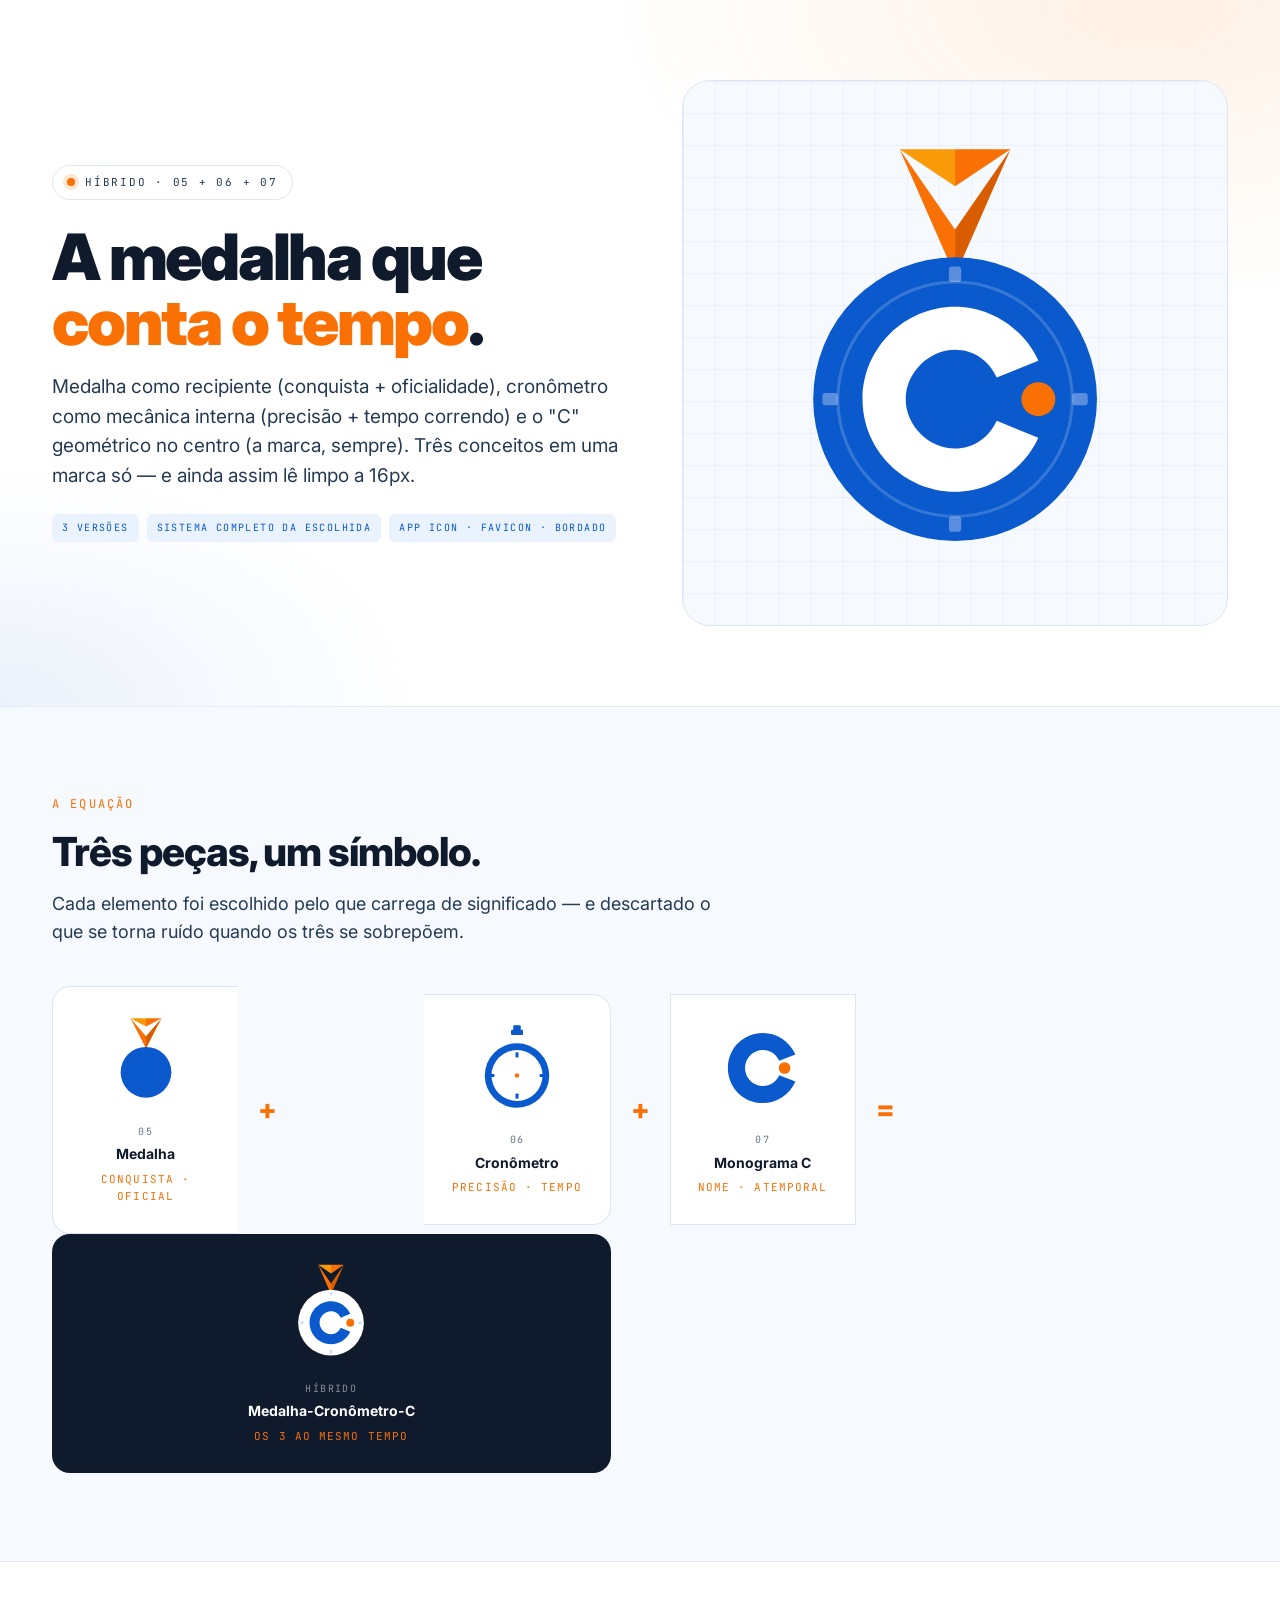
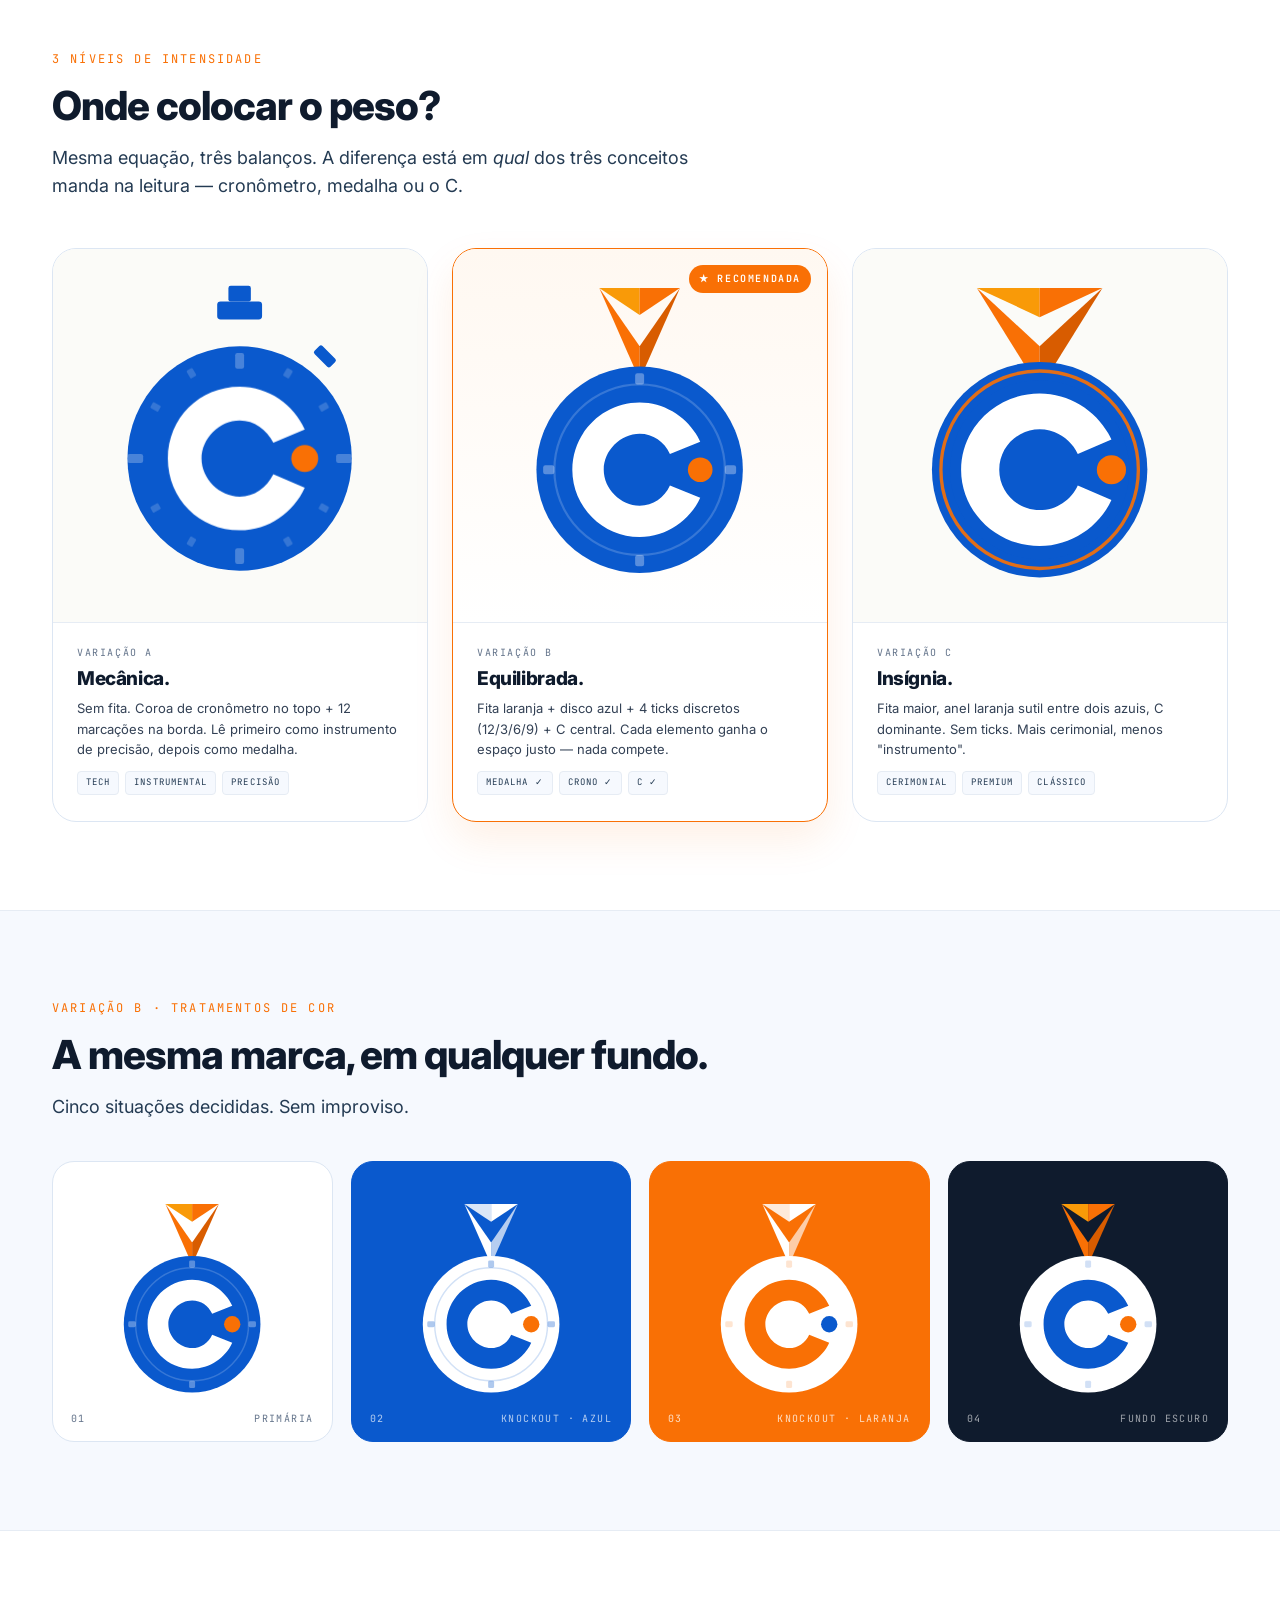
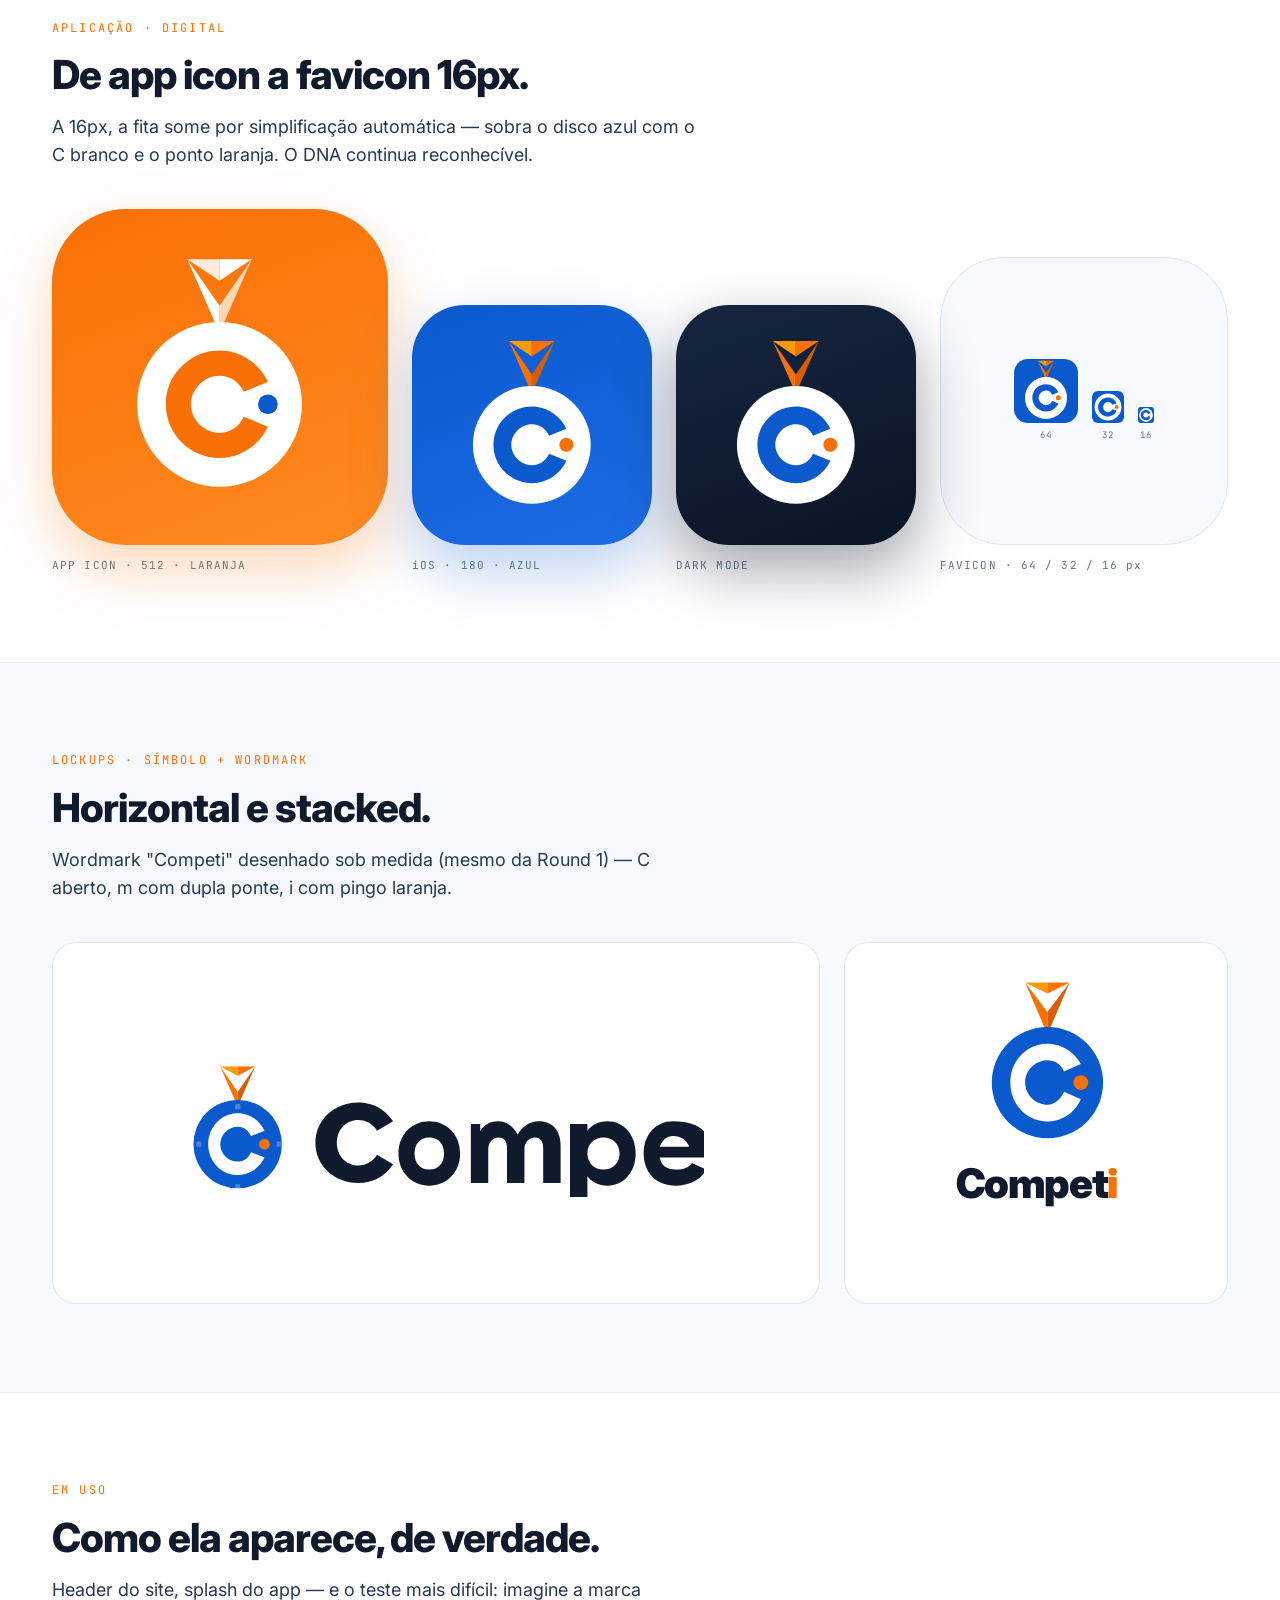
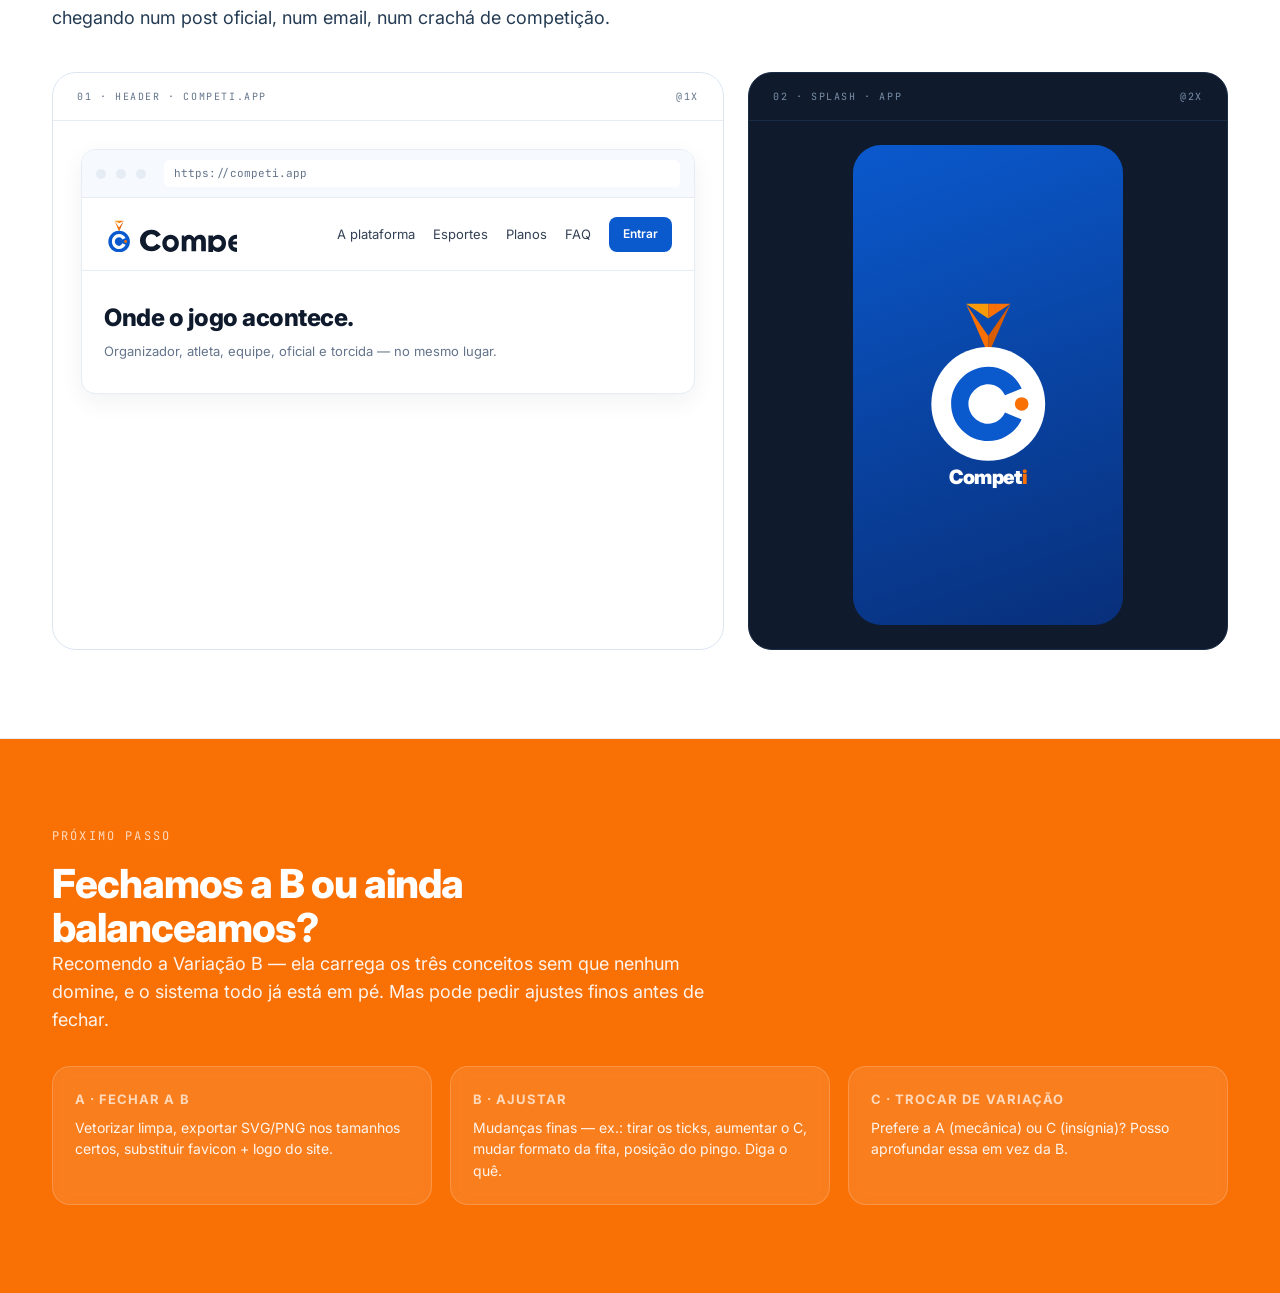
<file: Logo Competi Hibrido.html>
<!DOCTYPE html>
<html lang="pt-BR">
<head>
<meta charset="UTF-8" />
<meta name="viewport" content="width=device-width, initial-scale=1.0" />
<title>Competi — Híbrido Medalha + Cronômetro + C</title>
<link rel="preconnect" href="https://fonts.googleapis.com" />
<link rel="preconnect" href="https://fonts.gstatic.com" crossorigin />
<link href="https://fonts.googleapis.com/css2?family=Inter:wght@400;500;600;700;800;900&family=JetBrains+Mono:wght@400;500&display=swap" rel="stylesheet" />
<style>
  :root {
    --blue: #0A59CD; --blue-700: #1B57B7; --blue-050: #EAF2FD;
    --orange: #F97005; --orange-400: #F99A08; --orange-700: #D85C00;
    --ink: #0F1B2D; --graphite: #243B53; --text: #334155; --muted: #64748B;
    --hairline: #E6ECF4; --border: #DCE6F3; --cool: #F6F9FE; --warm: #FBFBF8; --paper: #FFFFFF;
  }
  * { box-sizing: border-box; }
  html, body { margin: 0; padding: 0; }
  body { font-family: 'Inter', -apple-system, sans-serif; color: var(--text); background: var(--paper); -webkit-font-smoothing: antialiased; line-height: 1.55; }
  .wrap { max-width: 1240px; margin: 0 auto; padding: 0 32px; }
  section { padding: 88px 0; border-top: 1px solid var(--hairline); }
  section:first-of-type { border-top: 0; }
  .eyebrow { font-family: 'JetBrains Mono', monospace; font-size: 12px; letter-spacing: 0.18em; text-transform: uppercase; color: var(--orange); margin-bottom: 16px; }
  h1, h2, h3, h4 { color: var(--ink); margin: 0; font-weight: 800; letter-spacing: -0.02em; }
  h1 { font-size: 64px; line-height: 1.02; letter-spacing: -0.035em; font-weight: 900; }
  h2 { font-size: 40px; line-height: 1.1; letter-spacing: -0.025em; }
  h3 { font-size: 22px; line-height: 1.25; }
  h4 { font-size: 13px; letter-spacing: 0.08em; text-transform: uppercase; color: var(--muted); font-weight: 700; }
  p { margin: 0 0 14px; max-width: 64ch; }
  p.lead { font-size: 18px; color: var(--graphite); max-width: 60ch; }
  .mono { font-family: 'JetBrains Mono', monospace; }
  .accent { color: var(--orange); }

  /* ---------- HERO ---------- */
  .hero { padding: 80px 0; background: radial-gradient(900px 500px at 90% 0%, rgba(249,112,5,0.10), transparent 60%), radial-gradient(700px 400px at 0% 100%, rgba(10,89,205,0.08), transparent 60%); }
  .hero-grid { display: grid; grid-template-columns: 1.05fr 1fr; gap: 56px; align-items: center; }
  .hero-tag { display:inline-flex; align-items:center; gap:10px; background:var(--paper); border:1px solid var(--border); padding:8px 14px; border-radius:999px; font-family:'JetBrains Mono', monospace; font-size:11px; letter-spacing:0.16em; text-transform:uppercase; color:var(--graphite); margin-bottom:24px; }
  .hero-tag .pulse { width: 8px; height: 8px; border-radius: 50%; background: var(--orange); box-shadow: 0 0 0 4px rgba(249,112,5,0.18); }
  .hero-stage { background: var(--cool); border: 1px solid var(--border); border-radius: 28px; aspect-ratio: 1 / 1; display: grid; place-items: center; position: relative; overflow: hidden; }
  .hero-stage::before { content:""; position:absolute; inset:0; background-image: linear-gradient(to right, rgba(10,89,205,0.05) 1px, transparent 1px), linear-gradient(to bottom, rgba(10,89,205,0.05) 1px, transparent 1px); background-size: 32px 32px; }
  .hero-stage svg { position: relative; width: 68%; height: auto; }
  .pillrow { display: flex; flex-wrap: wrap; gap: 8px; margin-top: 24px; }
  .pill { font-family: 'JetBrains Mono', monospace; font-size: 10px; letter-spacing: 0.14em; text-transform: uppercase; background: var(--blue-050); color: var(--blue); padding: 6px 10px; border-radius: 6px; }

  /* ---------- SOURCE ELEMENTS ---------- */
  .sources { background: var(--cool); }
  .src-grid { display: grid; grid-template-columns: repeat(3, 1fr) auto repeat(3, 1fr); gap: 0; margin-top: 40px; align-items: center; }
  .src-card { background: var(--paper); border: 1px solid var(--border); padding: 28px 18px; text-align: center; }
  .src-card:nth-child(1) { border-radius: 18px 0 0 18px; border-right: none; }
  .src-card:nth-child(3) { border-radius: 0 18px 18px 0; border-left: none; }
  .src-card svg { width: 90px; height: 90px; }
  .src-card .num { font-family: 'JetBrains Mono', monospace; font-size: 10px; color: var(--muted); letter-spacing: 0.14em; margin-top: 12px; }
  .src-card .name { font-size: 14px; font-weight: 700; color: var(--ink); margin-top: 4px; }
  .src-card .what { font-size: 11px; color: var(--orange); margin-top: 6px; font-family: 'JetBrains Mono', monospace; letter-spacing: 0.1em; text-transform: uppercase; }
  .src-op { font-size: 28px; font-weight: 800; color: var(--orange); padding: 0 20px; }
  .src-eq { font-size: 28px; font-weight: 800; color: var(--orange); padding: 0 20px; }
  .src-result { background: var(--ink); color: white; padding: 28px 18px; text-align: center; border-radius: 18px; }
  .src-result svg { width: 100px; height: 100px; }
  .src-result .num { font-family: 'JetBrains Mono', monospace; font-size: 10px; color: rgba(255,255,255,0.5); letter-spacing: 0.14em; margin-top: 12px; }
  .src-result .name { font-size: 14px; font-weight: 700; color: white; margin-top: 4px; }
  .src-result .what { font-size: 11px; color: var(--orange); margin-top: 6px; font-family: 'JetBrains Mono', monospace; letter-spacing: 0.1em; text-transform: uppercase; }

  /* ---------- VARIATIONS ---------- */
  .vars-grid { display: grid; grid-template-columns: repeat(3, 1fr); gap: 24px; margin-top: 48px; }
  .var-card { border: 1px solid var(--border); border-radius: 24px; overflow: hidden; background: var(--paper); position: relative; }
  .var-card.is-pick { border-color: var(--orange); box-shadow: 0 18px 40px rgba(249,112,5,0.10); }
  .recommended { position: absolute; top: 16px; right: 16px; background: var(--orange); color: white; font-family: 'JetBrains Mono', monospace; font-size: 10px; letter-spacing: 0.16em; text-transform: uppercase; padding: 6px 10px; border-radius: 999px; font-weight: 600; z-index: 2; }
  .var-stage { aspect-ratio: 1 / 1; background: var(--warm); border-bottom: 1px solid var(--hairline); display: grid; place-items: center; }
  .var-card.is-pick .var-stage { background: linear-gradient(180deg, #FFF8F1 0%, #FFFFFF 100%); }
  .var-stage svg { width: 72%; height: auto; }
  .var-meta { padding: 22px 24px 26px; }
  .var-num { font-family: 'JetBrains Mono', monospace; font-size: 10px; color: var(--muted); letter-spacing: 0.16em; margin-bottom: 6px; }
  .var-card h3 { margin-bottom: 8px; font-size: 19px; }
  .var-meta p { font-size: 13px; color: var(--text); margin-bottom: 12px; }
  .var-tags { display: flex; flex-wrap: wrap; gap: 6px; }
  .var-tag { font-family: 'JetBrains Mono', monospace; font-size: 9px; letter-spacing: 0.12em; text-transform: uppercase; background: var(--cool); color: var(--graphite); padding: 4px 8px; border-radius: 4px; border: 1px solid var(--hairline); }

  /* ---------- SYSTEM (recommended) ---------- */
  .system { background: var(--ink); color: #C6D2E3; }
  .system h2, .system h3, .system h4 { color: white; }
  .system .lead, .system p { color: #9FB1CC; }
  .system-grid { display: grid; grid-template-columns: 1.4fr 1fr; gap: 24px; margin-top: 48px; }
  .lockup-primary { background: #0B1A2E; border: 1px solid #1B2C46; border-radius: 24px; padding: 56px; display: grid; place-items: center; min-height: 380px; }
  .lockup-primary svg { width: 86%; height: auto; }
  .system-side { display: grid; grid-template-rows: 1fr 1fr; gap: 24px; }
  .system-cell { background: #0B1A2E; border: 1px solid #1B2C46; border-radius: 24px; padding: 32px; display: grid; place-items: center; position: relative; }
  .system-cell .label { position: absolute; top: 16px; left: 20px; font-family: 'JetBrains Mono', monospace; font-size: 10px; letter-spacing: 0.16em; text-transform: uppercase; color: #7B8FA8; }
  .system-cell svg { max-width: 68%; max-height: 68%; }

  /* ---------- COLOR TREATMENTS ---------- */
  .colors-grid { display: grid; grid-template-columns: repeat(4, 1fr); gap: 18px; margin-top: 40px; }
  .swatch { aspect-ratio: 1 / 1; border-radius: 22px; display: grid; place-items: center; position: relative; border: 1px solid var(--border); overflow: hidden; }
  .swatch svg { width: 64%; height: auto; }
  .swatch .tag { position: absolute; bottom: 14px; left: 18px; right: 18px; font-family: 'JetBrains Mono', monospace; font-size: 10px; letter-spacing: 0.14em; text-transform: uppercase; display: flex; justify-content: space-between; color: var(--muted); }
  .swatch.s-primary { background: var(--paper); }
  .swatch.s-blue { background: var(--blue); border-color: var(--blue); }
  .swatch.s-blue .tag { color: rgba(255,255,255,0.7); }
  .swatch.s-orange { background: var(--orange); border-color: var(--orange); }
  .swatch.s-orange .tag { color: rgba(255,255,255,0.78); }
  .swatch.s-dark { background: var(--ink); border-color: var(--ink); }
  .swatch.s-dark .tag { color: rgba(255,255,255,0.6); }

  /* ---------- APP ICON + FAVICON ---------- */
  .icon-row { display: grid; grid-template-columns: 1.4fr 1fr 1fr 1.2fr; gap: 24px; align-items: end; margin-top: 40px; }
  .ai-tile { background: linear-gradient(160deg, var(--orange) 0%, #FF8A1F 100%); border-radius: 22%; aspect-ratio: 1 / 1; display: grid; place-items: center; box-shadow: 0 24px 60px rgba(249,112,5,0.28); position: relative; overflow: hidden; }
  .ai-tile.t-blue { background: linear-gradient(160deg, var(--blue) 0%, #1E6CE6 100%); box-shadow: 0 24px 60px rgba(10,89,205,0.28); }
  .ai-tile.t-dark { background: linear-gradient(160deg, #15263F 0%, #0A1525 100%); box-shadow: 0 24px 60px rgba(15,27,45,0.4); }
  .ai-tile svg { width: 64%; }
  .ai-caption { font-family: 'JetBrains Mono', monospace; font-size: 11px; color: var(--muted); margin-top: 12px; letter-spacing: 0.1em; }
  .favicon-row { display: flex; gap: 24px; align-items: flex-end; padding: 28px; background: var(--cool); border-radius: 22%; aspect-ratio: 1 / 1; border-radius: 22%; }
  .favicon-wrap { background: var(--cool); padding: 24px; border-radius: 22%; aspect-ratio: 1/1; display: flex; flex-direction: column; gap: 14px; align-items: center; justify-content: center; border: 1px solid var(--border); }
  .favicon-grid { display: flex; gap: 14px; align-items: flex-end; }
  .fav { display: flex; flex-direction: column; align-items: center; gap: 6px; }
  .fav svg { border-radius: 4px; }
  .fav .lab { font-family: 'JetBrains Mono', monospace; font-size: 9px; color: var(--muted); letter-spacing: 0.12em; }

  /* ---------- LOCKUPS ---------- */
  .lockups { display: grid; grid-template-columns: 2fr 1fr; gap: 24px; margin-top: 40px; }
  .lockup-row-big { background: var(--paper); border: 1px solid var(--border); border-radius: 24px; padding: 48px; display: grid; place-items: center; min-height: 220px; }
  .lockup-row-big svg { width: 80%; height: auto; }
  .lockup-stack { background: var(--paper); border: 1px solid var(--border); border-radius: 24px; padding: 32px; display: grid; place-items: center; }
  .lockup-stack svg { width: 70%; height: auto; }

  /* ---------- CONTEXTS ---------- */
  .ctx-grid { display: grid; grid-template-columns: 1.4fr 1fr; gap: 24px; margin-top: 40px; }
  .ctx-card { background: var(--paper); border: 1px solid var(--border); border-radius: 24px; overflow: hidden; }
  .ctx-card.dark { background: var(--ink); border-color: #1B2C46; }
  .ctx-header { padding: 16px 24px; border-bottom: 1px solid var(--hairline); display: flex; justify-content: space-between; align-items: center; }
  .ctx-card.dark .ctx-header { border-color: #1B2C46; }
  .ctx-label { font-family: 'JetBrains Mono', monospace; font-size: 10px; letter-spacing: 0.16em; text-transform: uppercase; color: var(--muted); }
  .ctx-body { padding: 28px; }
  .browser { background: var(--paper); border: 1px solid var(--hairline); border-radius: 14px; overflow: hidden; box-shadow: 0 8px 24px rgba(15,27,45,0.06); }
  .browser-bar { background: var(--cool); padding: 10px 14px; display: flex; align-items: center; gap: 10px; border-bottom: 1px solid var(--hairline); }
  .browser-bar .dot { width: 10px; height: 10px; border-radius: 50%; background: var(--hairline); }
  .browser-bar .url { flex: 1; background: var(--paper); border-radius: 6px; padding: 5px 10px; font-family: 'JetBrains Mono', monospace; font-size: 11px; color: var(--muted); margin-left: 8px; }
  .site-header { display: flex; align-items: center; justify-content: space-between; padding: 18px 22px; border-bottom: 1px solid var(--hairline); }
  .site-header svg { height: 36px; width: auto; }
  .site-nav { display: flex; gap: 18px; font-size: 13px; color: var(--text); align-items: center; }
  .site-cta { background: var(--blue); color: white; padding: 8px 14px; border-radius: 8px; font-size: 12px; font-weight: 600; }
  .splash { background: linear-gradient(160deg, var(--blue) 0%, #082F7A 100%); aspect-ratio: 9 / 16; border-radius: 28px; display: grid; place-items: center; position: relative; overflow: hidden; max-height: 480px; margin: 0 auto; }
  .splash svg { width: 55%; height: auto; }

  /* ---------- DECIDE ---------- */
  .decide { background: var(--orange); color: white; }
  .decide h2 { color: white; max-width: 22ch; }
  .decide p { color: rgba(255,255,255,0.92); }
  .decide-grid { display: grid; grid-template-columns: repeat(3, 1fr); gap: 18px; margin-top: 32px; }
  .decide-card { background: rgba(255,255,255,0.10); border: 1px solid rgba(255,255,255,0.18); border-radius: 18px; padding: 22px; backdrop-filter: blur(8px); }
  .decide-card h4 { color: rgba(255,255,255,0.7); margin-bottom: 8px; }
  .decide-card p { font-size: 14px; margin: 0; }
</style>
</head>
<body>

<!-- ============ HERO ============ -->
<section class="hero">
  <div class="wrap hero-grid">
    <div>
      <div class="hero-tag"><span class="pulse"></span>Híbrido · 05 + 06 + 07</div>
      <h1>A medalha que <span class="accent">conta o tempo</span>.</h1>
      <p class="lead" style="margin-top:18px;font-size:19px">Medalha como recipiente (conquista + oficialidade), cronômetro como mecânica interna (precisão + tempo correndo) e o "C" geométrico no centro (a marca, sempre). Três conceitos em uma marca só — e ainda assim lê limpo a 16px.</p>
      <div class="pillrow">
        <span class="pill">3 versões</span>
        <span class="pill">Sistema completo da escolhida</span>
        <span class="pill">App icon · Favicon · Bordado</span>
      </div>
    </div>
    <div class="hero-stage">
      <!-- BIG RECOMMENDED HYBRID — Variation B (balanced) -->
      <svg viewBox="0 0 240 280" xmlns="http://www.w3.org/2000/svg">
        <!-- Ribbon -->
        <polygon points="84,8 120,90 120,60" fill="#F97005"/>
        <polygon points="156,8 120,90 120,60" fill="#D85C00"/>
        <polygon points="84,8 120,8 120,32" fill="#F99A08"/>
        <polygon points="156,8 120,8 120,32" fill="#F97005"/>
        <!-- Disc -->
        <circle cx="120" cy="170" r="92" fill="#0A59CD"/>
        <!-- Inner ring (subtle stopwatch dial) -->
        <circle cx="120" cy="170" r="76" fill="none" stroke="#FFFFFF" stroke-width="2" opacity="0.18"/>
        <!-- Tick marks at 12 / 3 / 6 / 9 -->
        <g fill="#FFFFFF" opacity="0.32">
          <rect x="116" y="84"  width="8" height="10" rx="2"/>
          <rect x="196" y="166" width="10" height="8" rx="2"/>
          <rect x="116" y="246" width="8" height="10" rx="2"/>
          <rect x="34" y="166" width="10" height="8" rx="2"/>
        </g>
        <!-- Geometric C, opening to right, like a 270° clock arc -->
        <path d="M 120 110 C 87 110 60 137 60 170 C 60 203 87 230 120 230 C 144 230 165 215 174 195 L 147 184 C 142 195 132 202 120 202 C 103 202 88 187 88 170 C 88 153 103 138 120 138 C 132 138 142 145 147 156 L 174 145 C 165 125 144 110 120 110 Z" fill="#FFFFFF"/>
        <!-- Orange dot inside C opening (also reads as "3 o'clock" / current moment) -->
        <circle cx="174" cy="170" r="11" fill="#F97005"/>
      </svg>
    </div>
  </div>
</section>

<!-- ============ SOURCE EQUATION ============ -->
<section class="sources">
  <div class="wrap">
    <div class="eyebrow">A equação</div>
    <h2>Três peças, um símbolo.</h2>
    <p class="lead" style="margin-top:16px">Cada elemento foi escolhido pelo que carrega de significado — e descartado o que se torna ruído quando os três se sobrepõem.</p>

    <div class="src-grid">
      <!-- 05 Medalha -->
      <div class="src-card">
        <svg viewBox="0 0 200 220">
          <polygon points="62,8 100,82 100,52" fill="#F97005"/>
          <polygon points="138,8 100,82 100,52" fill="#D85C00"/>
          <polygon points="62,8 100,8 100,28" fill="#F99A08"/>
          <polygon points="138,8 100,8 100,28" fill="#F97005"/>
          <circle cx="100" cy="140" r="62" fill="#0A59CD"/>
        </svg>
        <div class="num">05</div>
        <div class="name">Medalha</div>
        <div class="what">CONQUISTA · OFICIAL</div>
      </div>

      <div class="src-op">+</div>

      <!-- 06 Cronômetro -->
      <div class="src-card">
        <svg viewBox="0 0 220 240">
          <rect x="100" y="6" width="20" height="14" rx="2" fill="#0A59CD"/>
          <rect x="94" y="18" width="32" height="14" rx="3" fill="#0A59CD"/>
          <circle cx="110" cy="140" r="86" fill="#0A59CD"/>
          <circle cx="110" cy="140" r="68" fill="#FFFFFF"/>
          <g fill="#0A59CD">
            <rect x="106" y="78" width="8" height="14" rx="2"/>
            <rect x="170" y="136" width="14" height="8" rx="2"/>
            <rect x="106" y="188" width="8" height="14" rx="2"/>
            <rect x="36" y="136" width="14" height="8" rx="2"/>
          </g>
          <circle cx="110" cy="140" r="6" fill="#F97005"/>
        </svg>
        <div class="num">06</div>
        <div class="name">Cronômetro</div>
        <div class="what">PRECISÃO · TEMPO</div>
      </div>

      <div class="src-op">+</div>

      <!-- 07 Monograma -->
      <div class="src-card">
        <svg viewBox="0 0 200 200">
          <path d="M 100 22 C 56 22 22 56 22 100 C 22 144 56 178 100 178 C 132 178 160 158 172 130 L 136 116 C 130 130 116 140 100 140 C 78 140 60 122 60 100 C 60 78 78 60 100 60 C 116 60 130 70 136 84 L 172 70 C 160 42 132 22 100 22 Z" fill="#0A59CD"/>
          <circle cx="148" cy="100" r="13" fill="#F97005"/>
        </svg>
        <div class="num">07</div>
        <div class="name">Monograma C</div>
        <div class="what">NOME · ATEMPORAL</div>
      </div>

      <div class="src-eq">=</div>

      <!-- Result -->
      <div class="src-result" style="grid-column: span 3">
        <svg viewBox="0 0 240 280">
          <polygon points="84,8 120,90 120,60" fill="#F97005"/>
          <polygon points="156,8 120,90 120,60" fill="#D85C00"/>
          <polygon points="84,8 120,8 120,32" fill="#F99A08"/>
          <polygon points="156,8 120,8 120,32" fill="#F97005"/>
          <circle cx="120" cy="170" r="92" fill="#FFFFFF"/>
          <g fill="#0A59CD" opacity="0.18">
            <rect x="116" y="84"  width="8" height="10" rx="2"/>
            <rect x="196" y="166" width="10" height="8" rx="2"/>
            <rect x="116" y="246" width="8" height="10" rx="2"/>
            <rect x="34" y="166" width="10" height="8" rx="2"/>
          </g>
          <path d="M 120 110 C 87 110 60 137 60 170 C 60 203 87 230 120 230 C 144 230 165 215 174 195 L 147 184 C 142 195 132 202 120 202 C 103 202 88 187 88 170 C 88 153 103 138 120 138 C 132 138 142 145 147 156 L 174 145 C 165 125 144 110 120 110 Z" fill="#0A59CD"/>
          <circle cx="174" cy="170" r="11" fill="#F97005"/>
        </svg>
        <div class="num">HÍBRIDO</div>
        <div class="name">Medalha-Cronômetro-C</div>
        <div class="what">Os 3 ao mesmo tempo</div>
      </div>
    </div>
  </div>
</section>

<!-- ============ THREE VARIATIONS ============ -->
<section>
  <div class="wrap">
    <div class="eyebrow">3 níveis de intensidade</div>
    <h2>Onde colocar o peso?</h2>
    <p class="lead" style="margin-top:16px">Mesma equação, três balanços. A diferença está em <i>qual</i> dos três conceitos manda na leitura — cronômetro, medalha ou o C.</p>

    <div class="vars-grid">

      <!-- VARIATION A — Stopwatch-leaning -->
      <div class="var-card">
        <div class="var-stage">
          <svg viewBox="0 0 240 280" xmlns="http://www.w3.org/2000/svg">
            <!-- Crown (sem ribbon): só botão de cronômetro no topo -->
            <rect x="110" y="6" width="20" height="14" rx="2" fill="#0A59CD"/>
            <rect x="100" y="20" width="40" height="16" rx="3" fill="#0A59CD"/>
            <!-- Side button -->
            <rect x="186" y="64" width="20" height="10" rx="2" fill="#0A59CD" transform="rotate(45 196 69)"/>
            <!-- Disc -->
            <circle cx="120" cy="160" r="100" fill="#0A59CD"/>
            <!-- Ticks (12 marks) -->
            <g fill="#FFFFFF" opacity="0.25">
              <rect x="116" y="66" width="8" height="14" rx="2"/>
              <rect x="206" y="156" width="14" height="8" rx="2"/>
              <rect x="116" y="240" width="8" height="14" rx="2"/>
              <rect x="20" y="156" width="14" height="8" rx="2"/>
            </g>
            <g fill="#FFFFFF" opacity="0.18">
              <rect x="160" y="80" width="6" height="8" rx="1" transform="rotate(30 163 84)"/>
              <rect x="192" y="110" width="6" height="8" rx="1" transform="rotate(60 195 114)"/>
              <rect x="192" y="200" width="6" height="8" rx="1" transform="rotate(120 195 204)"/>
              <rect x="160" y="230" width="6" height="8" rx="1" transform="rotate(150 163 234)"/>
              <rect x="74" y="230" width="6" height="8" rx="1" transform="rotate(210 77 234)"/>
              <rect x="42" y="200" width="6" height="8" rx="1" transform="rotate(240 45 204)"/>
              <rect x="42" y="110" width="6" height="8" rx="1" transform="rotate(300 45 114)"/>
              <rect x="74" y="80" width="6" height="8" rx="1" transform="rotate(330 77 84)"/>
            </g>
            <!-- C -->
            <path d="M 120 96 C 84 96 56 124 56 160 C 56 196 84 224 120 224 C 146 224 168 208 178 186 L 150 174 C 144 186 133 194 120 194 C 102 194 86 178 86 160 C 86 142 102 126 120 126 C 133 126 144 134 150 146 L 178 134 C 168 112 146 96 120 96 Z" fill="#FFFFFF"/>
            <!-- Orange dot -->
            <circle cx="178" cy="160" r="12" fill="#F97005"/>
          </svg>
        </div>
        <div class="var-meta">
          <div class="var-num">VARIAÇÃO A</div>
          <h3>Mecânica.</h3>
          <p>Sem fita. Coroa de cronômetro no topo + 12 marcações na borda. Lê primeiro como instrumento de precisão, depois como medalha.</p>
          <div class="var-tags">
            <span class="var-tag">TECH</span>
            <span class="var-tag">INSTRUMENTAL</span>
            <span class="var-tag">PRECISÃO</span>
          </div>
        </div>
      </div>

      <!-- VARIATION B — Balanced (RECOMMENDED) -->
      <div class="var-card is-pick">
        <div class="recommended">★ Recomendada</div>
        <div class="var-stage">
          <svg viewBox="0 0 240 280" xmlns="http://www.w3.org/2000/svg">
            <!-- Ribbon -->
            <polygon points="84,8 120,90 120,60" fill="#F97005"/>
            <polygon points="156,8 120,90 120,60" fill="#D85C00"/>
            <polygon points="84,8 120,8 120,32" fill="#F99A08"/>
            <polygon points="156,8 120,8 120,32" fill="#F97005"/>
            <!-- Disc -->
            <circle cx="120" cy="170" r="92" fill="#0A59CD"/>
            <!-- Inner subtle dial ring -->
            <circle cx="120" cy="170" r="76" fill="none" stroke="#FFFFFF" stroke-width="2" opacity="0.18"/>
            <!-- Tick marks at 12/3/6/9 -->
            <g fill="#FFFFFF" opacity="0.32">
              <rect x="116" y="84"  width="8" height="10" rx="2"/>
              <rect x="196" y="166" width="10" height="8" rx="2"/>
              <rect x="116" y="246" width="8" height="10" rx="2"/>
              <rect x="34" y="166" width="10" height="8" rx="2"/>
            </g>
            <!-- C -->
            <path d="M 120 110 C 87 110 60 137 60 170 C 60 203 87 230 120 230 C 144 230 165 215 174 195 L 147 184 C 142 195 132 202 120 202 C 103 202 88 187 88 170 C 88 153 103 138 120 138 C 132 138 142 145 147 156 L 174 145 C 165 125 144 110 120 110 Z" fill="#FFFFFF"/>
            <circle cx="174" cy="170" r="11" fill="#F97005"/>
          </svg>
        </div>
        <div class="var-meta">
          <div class="var-num">VARIAÇÃO B</div>
          <h3>Equilibrada.</h3>
          <p>Fita laranja + disco azul + 4 ticks discretos (12/3/6/9) + C central. Cada elemento ganha o espaço justo — nada compete.</p>
          <div class="var-tags">
            <span class="var-tag">MEDALHA ✓</span>
            <span class="var-tag">CRONO ✓</span>
            <span class="var-tag">C ✓</span>
          </div>
        </div>
      </div>

      <!-- VARIATION C — Insígnia / medalha-leaning -->
      <div class="var-card">
        <div class="var-stage">
          <svg viewBox="0 0 240 280" xmlns="http://www.w3.org/2000/svg">
            <!-- Ribbon mais larga -->
            <polygon points="64,8 120,98 120,60" fill="#F97005"/>
            <polygon points="176,8 120,98 120,60" fill="#D85C00"/>
            <polygon points="64,8 120,8 120,34" fill="#F99A08"/>
            <polygon points="176,8 120,8 120,34" fill="#F97005"/>
            <!-- Outer ring -->
            <circle cx="120" cy="170" r="96" fill="#0A59CD"/>
            <circle cx="120" cy="170" r="88" fill="none" stroke="#F97005" stroke-width="3" opacity="0.9"/>
            <circle cx="120" cy="170" r="80" fill="#0A59CD"/>
            <!-- C grande e dominante (sem ticks) -->
            <path d="M 120 102 C 81 102 50 133 50 170 C 50 207 81 238 120 238 C 148 238 173 221 184 197 L 154 184 C 148 197 135 206 120 206 C 100 206 84 190 84 170 C 84 150 100 134 120 134 C 135 134 148 143 154 156 L 184 143 C 173 119 148 102 120 102 Z" fill="#FFFFFF"/>
            <circle cx="184" cy="170" r="13" fill="#F97005"/>
          </svg>
        </div>
        <div class="var-meta">
          <div class="var-num">VARIAÇÃO C</div>
          <h3>Insígnia.</h3>
          <p>Fita maior, anel laranja sutil entre dois azuis, C dominante. Sem ticks. Mais cerimonial, menos "instrumento".</p>
          <div class="var-tags">
            <span class="var-tag">CERIMONIAL</span>
            <span class="var-tag">PREMIUM</span>
            <span class="var-tag">CLÁSSICO</span>
          </div>
        </div>
      </div>

    </div>
  </div>
</section>

<!-- ============ COLOR TREATMENTS (recommended B) ============ -->
<section style="background:var(--cool)">
  <div class="wrap">
    <div class="eyebrow">Variação B · tratamentos de cor</div>
    <h2>A mesma marca, em qualquer fundo.</h2>
    <p class="lead" style="margin-top:16px">Cinco situações decididas. Sem improviso.</p>

    <div class="colors-grid">
      <!-- Primária -->
      <div class="swatch s-primary">
        <svg viewBox="0 0 240 280" xmlns="http://www.w3.org/2000/svg">
          <polygon points="84,8 120,90 120,60" fill="#F97005"/>
          <polygon points="156,8 120,90 120,60" fill="#D85C00"/>
          <polygon points="84,8 120,8 120,32" fill="#F99A08"/>
          <polygon points="156,8 120,8 120,32" fill="#F97005"/>
          <circle cx="120" cy="170" r="92" fill="#0A59CD"/>
          <circle cx="120" cy="170" r="76" fill="none" stroke="#FFFFFF" stroke-width="2" opacity="0.18"/>
          <g fill="#FFFFFF" opacity="0.32">
            <rect x="116" y="84"  width="8" height="10" rx="2"/>
            <rect x="196" y="166" width="10" height="8" rx="2"/>
            <rect x="116" y="246" width="8" height="10" rx="2"/>
            <rect x="34" y="166" width="10" height="8" rx="2"/>
          </g>
          <path d="M 120 110 C 87 110 60 137 60 170 C 60 203 87 230 120 230 C 144 230 165 215 174 195 L 147 184 C 142 195 132 202 120 202 C 103 202 88 187 88 170 C 88 153 103 138 120 138 C 132 138 142 145 147 156 L 174 145 C 165 125 144 110 120 110 Z" fill="#FFFFFF"/>
          <circle cx="174" cy="170" r="11" fill="#F97005"/>
        </svg>
        <div class="tag"><span>01</span><span>PRIMÁRIA</span></div>
      </div>

      <!-- Knockout azul -->
      <div class="swatch s-blue">
        <svg viewBox="0 0 240 280" xmlns="http://www.w3.org/2000/svg">
          <polygon points="84,8 120,90 120,60" fill="#FFFFFF"/>
          <polygon points="156,8 120,90 120,60" fill="#FFFFFF" opacity="0.7"/>
          <polygon points="84,8 120,8 120,32" fill="#FFFFFF" opacity="0.85"/>
          <polygon points="156,8 120,8 120,32" fill="#FFFFFF"/>
          <circle cx="120" cy="170" r="92" fill="#FFFFFF"/>
          <circle cx="120" cy="170" r="76" fill="none" stroke="#0A59CD" stroke-width="2" opacity="0.18"/>
          <g fill="#0A59CD" opacity="0.32">
            <rect x="116" y="84"  width="8" height="10" rx="2"/>
            <rect x="196" y="166" width="10" height="8" rx="2"/>
            <rect x="116" y="246" width="8" height="10" rx="2"/>
            <rect x="34" y="166" width="10" height="8" rx="2"/>
          </g>
          <path d="M 120 110 C 87 110 60 137 60 170 C 60 203 87 230 120 230 C 144 230 165 215 174 195 L 147 184 C 142 195 132 202 120 202 C 103 202 88 187 88 170 C 88 153 103 138 120 138 C 132 138 142 145 147 156 L 174 145 C 165 125 144 110 120 110 Z" fill="#0A59CD"/>
          <circle cx="174" cy="170" r="11" fill="#F97005"/>
        </svg>
        <div class="tag"><span>02</span><span>KNOCKOUT · AZUL</span></div>
      </div>

      <!-- Knockout laranja -->
      <div class="swatch s-orange">
        <svg viewBox="0 0 240 280" xmlns="http://www.w3.org/2000/svg">
          <polygon points="84,8 120,90 120,60" fill="#FFFFFF"/>
          <polygon points="156,8 120,90 120,60" fill="#FFFFFF" opacity="0.65"/>
          <polygon points="84,8 120,8 120,32" fill="#FFFFFF" opacity="0.85"/>
          <polygon points="156,8 120,8 120,32" fill="#FFFFFF"/>
          <circle cx="120" cy="170" r="92" fill="#FFFFFF"/>
          <g fill="#F97005" opacity="0.18">
            <rect x="116" y="84"  width="8" height="10" rx="2"/>
            <rect x="196" y="166" width="10" height="8" rx="2"/>
            <rect x="116" y="246" width="8" height="10" rx="2"/>
            <rect x="34" y="166" width="10" height="8" rx="2"/>
          </g>
          <path d="M 120 110 C 87 110 60 137 60 170 C 60 203 87 230 120 230 C 144 230 165 215 174 195 L 147 184 C 142 195 132 202 120 202 C 103 202 88 187 88 170 C 88 153 103 138 120 138 C 132 138 142 145 147 156 L 174 145 C 165 125 144 110 120 110 Z" fill="#F97005"/>
          <circle cx="174" cy="170" r="11" fill="#0A59CD"/>
        </svg>
        <div class="tag"><span>03</span><span>KNOCKOUT · LARANJA</span></div>
      </div>

      <!-- Fundo escuro -->
      <div class="swatch s-dark">
        <svg viewBox="0 0 240 280" xmlns="http://www.w3.org/2000/svg">
          <polygon points="84,8 120,90 120,60" fill="#F97005"/>
          <polygon points="156,8 120,90 120,60" fill="#D85C00"/>
          <polygon points="84,8 120,8 120,32" fill="#F99A08"/>
          <polygon points="156,8 120,8 120,32" fill="#F97005"/>
          <circle cx="120" cy="170" r="92" fill="#FFFFFF"/>
          <g fill="#0A59CD" opacity="0.18">
            <rect x="116" y="84"  width="8" height="10" rx="2"/>
            <rect x="196" y="166" width="10" height="8" rx="2"/>
            <rect x="116" y="246" width="8" height="10" rx="2"/>
            <rect x="34" y="166" width="10" height="8" rx="2"/>
          </g>
          <path d="M 120 110 C 87 110 60 137 60 170 C 60 203 87 230 120 230 C 144 230 165 215 174 195 L 147 184 C 142 195 132 202 120 202 C 103 202 88 187 88 170 C 88 153 103 138 120 138 C 132 138 142 145 147 156 L 174 145 C 165 125 144 110 120 110 Z" fill="#0A59CD"/>
          <circle cx="174" cy="170" r="11" fill="#F97005"/>
        </svg>
        <div class="tag"><span>04</span><span>FUNDO ESCURO</span></div>
      </div>
    </div>
  </div>
</section>

<!-- ============ APP ICON + FAVICON ============ -->
<section>
  <div class="wrap">
    <div class="eyebrow">Aplicação · digital</div>
    <h2>De app icon a favicon 16px.</h2>
    <p class="lead" style="margin-top:16px">A 16px, a fita some por simplificação automática — sobra o disco azul com o C branco e o ponto laranja. O DNA continua reconhecível.</p>

    <div class="icon-row">

      <div>
        <div class="ai-tile">
          <svg viewBox="0 0 240 280" xmlns="http://www.w3.org/2000/svg">
            <polygon points="84,8 120,90 120,60" fill="#FFFFFF"/>
            <polygon points="156,8 120,90 120,60" fill="#FFFFFF" opacity="0.7"/>
            <polygon points="84,8 120,8 120,32" fill="#FFFFFF" opacity="0.85"/>
            <polygon points="156,8 120,8 120,32" fill="#FFFFFF"/>
            <circle cx="120" cy="170" r="92" fill="#FFFFFF"/>
            <path d="M 120 110 C 87 110 60 137 60 170 C 60 203 87 230 120 230 C 144 230 165 215 174 195 L 147 184 C 142 195 132 202 120 202 C 103 202 88 187 88 170 C 88 153 103 138 120 138 C 132 138 142 145 147 156 L 174 145 C 165 125 144 110 120 110 Z" fill="#F97005"/>
            <circle cx="174" cy="170" r="11" fill="#0A59CD"/>
          </svg>
        </div>
        <div class="ai-caption">APP ICON · 512 · LARANJA</div>
      </div>

      <div>
        <div class="ai-tile t-blue">
          <svg viewBox="0 0 240 280" xmlns="http://www.w3.org/2000/svg">
            <polygon points="84,8 120,90 120,60" fill="#F97005"/>
            <polygon points="156,8 120,90 120,60" fill="#D85C00"/>
            <polygon points="84,8 120,8 120,32" fill="#F99A08"/>
            <polygon points="156,8 120,8 120,32" fill="#F97005"/>
            <circle cx="120" cy="170" r="92" fill="#FFFFFF"/>
            <path d="M 120 110 C 87 110 60 137 60 170 C 60 203 87 230 120 230 C 144 230 165 215 174 195 L 147 184 C 142 195 132 202 120 202 C 103 202 88 187 88 170 C 88 153 103 138 120 138 C 132 138 142 145 147 156 L 174 145 C 165 125 144 110 120 110 Z" fill="#0A59CD"/>
            <circle cx="174" cy="170" r="11" fill="#F97005"/>
          </svg>
        </div>
        <div class="ai-caption">iOS · 180 · AZUL</div>
      </div>

      <div>
        <div class="ai-tile t-dark">
          <svg viewBox="0 0 240 280" xmlns="http://www.w3.org/2000/svg">
            <polygon points="84,8 120,90 120,60" fill="#F97005"/>
            <polygon points="156,8 120,90 120,60" fill="#D85C00"/>
            <polygon points="84,8 120,8 120,32" fill="#F99A08"/>
            <polygon points="156,8 120,8 120,32" fill="#F97005"/>
            <circle cx="120" cy="170" r="92" fill="#FFFFFF"/>
            <path d="M 120 110 C 87 110 60 137 60 170 C 60 203 87 230 120 230 C 144 230 165 215 174 195 L 147 184 C 142 195 132 202 120 202 C 103 202 88 187 88 170 C 88 153 103 138 120 138 C 132 138 142 145 147 156 L 174 145 C 165 125 144 110 120 110 Z" fill="#0A59CD"/>
            <circle cx="174" cy="170" r="11" fill="#F97005"/>
          </svg>
        </div>
        <div class="ai-caption">DARK MODE</div>
      </div>

      <div>
        <div class="favicon-wrap">
          <div class="favicon-grid">
            <div class="fav">
              <svg width="64" height="64" viewBox="0 0 240 280" style="background:#0A59CD;border-radius:14px">
                <polygon points="84,8 120,90 120,60" fill="#F97005"/>
                <polygon points="156,8 120,90 120,60" fill="#D85C00"/>
                <polygon points="84,8 120,8 120,32" fill="#F99A08"/>
                <polygon points="156,8 120,8 120,32" fill="#F97005"/>
                <circle cx="120" cy="170" r="92" fill="#FFFFFF"/>
                <path d="M 120 110 C 87 110 60 137 60 170 C 60 203 87 230 120 230 C 144 230 165 215 174 195 L 147 184 C 142 195 132 202 120 202 C 103 202 88 187 88 170 C 88 153 103 138 120 138 C 132 138 142 145 147 156 L 174 145 C 165 125 144 110 120 110 Z" fill="#0A59CD"/>
                <circle cx="174" cy="170" r="11" fill="#F97005"/>
              </svg>
              <span class="lab">64</span>
            </div>
            <div class="fav">
              <svg width="32" height="32" viewBox="0 0 200 200" style="background:#0A59CD;border-radius:6px">
                <!-- Simplified: just disc with C, no ribbon -->
                <circle cx="100" cy="100" r="84" fill="#FFFFFF"/>
                <path d="M 100 40 C 66 40 38 68 38 100 C 38 132 66 160 100 160 C 124 160 144 146 154 124 L 128 114 C 122 124 112 132 100 132 C 84 132 70 118 70 100 C 70 82 84 68 100 68 C 112 68 122 76 128 86 L 154 76 C 144 54 124 40 100 40 Z" fill="#0A59CD"/>
                <circle cx="154" cy="100" r="12" fill="#F97005"/>
              </svg>
              <span class="lab">32</span>
            </div>
            <div class="fav">
              <svg width="16" height="16" viewBox="0 0 200 200" style="background:#0A59CD;border-radius:3px">
                <circle cx="100" cy="100" r="86" fill="#FFFFFF"/>
                <path d="M 100 36 C 64 36 34 66 34 100 C 34 134 64 164 100 164 C 124 164 146 150 156 124 L 128 112 C 122 124 112 132 100 132 C 82 132 66 116 66 100 C 66 84 82 68 100 68 C 112 68 122 76 128 88 L 156 76 C 146 50 124 36 100 36 Z" fill="#0A59CD"/>
              </svg>
              <span class="lab">16</span>
            </div>
          </div>
        </div>
        <div class="ai-caption">FAVICON · 64 / 32 / 16 px</div>
      </div>
    </div>
  </div>
</section>

<!-- ============ LOCKUPS ============ -->
<section style="background:var(--cool)">
  <div class="wrap">
    <div class="eyebrow">Lockups · símbolo + wordmark</div>
    <h2>Horizontal e stacked.</h2>
    <p class="lead" style="margin-top:16px">Wordmark "Competi" desenhado sob medida (mesmo da Round 1) — C aberto, m com dupla ponte, i com pingo laranja.</p>

    <div class="lockups">
      <!-- Horizontal -->
      <div class="lockup-row-big">
        <svg viewBox="0 0 800 220" xmlns="http://www.w3.org/2000/svg">
          <!-- Símbolo -->
          <g transform="translate(20,18)">
            <polygon points="58,8 84,68 84,46" fill="#F97005"/>
            <polygon points="110,8 84,68 84,46" fill="#D85C00"/>
            <polygon points="58,8 84,8 84,22" fill="#F99A08"/>
            <polygon points="110,8 84,8 84,22" fill="#F97005"/>
            <circle cx="84" cy="124" r="66" fill="#0A59CD"/>
            <g fill="#FFFFFF" opacity="0.25">
              <rect x="80" y="64" width="8" height="8" rx="2"/>
              <rect x="142" y="120" width="8" height="8" rx="2"/>
              <rect x="80" y="184" width="8" height="8" rx="2"/>
              <rect x="22" y="120" width="8" height="8" rx="2"/>
            </g>
            <path d="M 84 78 C 60 78 40 98 40 124 C 40 150 60 170 84 170 C 102 170 117 159 124 144 L 104 136 C 100 144 94 150 84 150 C 70 150 58 138 58 124 C 58 110 70 98 84 98 C 94 98 100 104 104 112 L 124 104 C 117 89 102 78 84 78 Z" fill="#FFFFFF"/>
            <circle cx="124" cy="124" r="8" fill="#F97005"/>
          </g>
          <!-- Wordmark custom -->
          <g transform="translate(220,80)" fill="#0F1B2D">
            <path d="M 64 0 C 28 0 0 26 0 60 C 0 94 28 120 64 120 C 86 120 104 110 116 92 L 92 78 C 86 88 76 94 64 94 C 46 94 32 80 32 60 C 32 40 46 26 64 26 C 76 26 86 32 92 42 L 116 28 C 104 10 86 0 64 0 Z"/>
            <path d="M 170 28 C 144 28 124 48 124 76 C 124 104 144 124 170 124 C 196 124 216 104 216 76 C 216 48 196 28 170 28 Z M 170 52 C 184 52 192 62 192 76 C 192 90 184 100 170 100 C 156 100 148 90 148 76 C 148 62 156 52 170 52 Z"/>
            <path d="M 232 32 L 232 120 L 258 120 L 258 70 C 258 60 264 52 274 52 C 282 52 286 58 286 68 L 286 120 L 312 120 L 312 70 C 312 60 318 52 328 52 C 336 52 340 58 340 68 L 340 120 L 366 120 L 366 64 C 366 42 354 28 334 28 C 320 28 308 36 302 48 C 296 36 286 28 272 28 C 260 28 252 34 246 42 L 246 32 Z"/>
            <path d="M 380 32 L 380 168 L 406 168 L 406 110 C 412 118 422 124 436 124 C 460 124 478 104 478 76 C 478 48 460 28 436 28 C 422 28 412 34 406 42 L 406 32 Z M 430 52 C 444 52 454 62 454 76 C 454 90 444 100 430 100 C 416 100 406 90 406 76 C 406 62 416 52 430 52 Z"/>
            <path d="M 534 28 C 508 28 490 48 490 76 C 490 104 508 124 538 124 C 558 124 574 116 584 100 L 562 90 C 558 96 550 100 538 100 C 524 100 516 94 514 82 L 588 82 C 590 78 590 74 590 70 C 590 46 574 28 534 28 Z M 534 50 C 546 50 554 56 558 66 L 514 66 C 518 56 524 50 534 50 Z"/>
            <path d="M 614 6 L 614 32 L 600 32 L 600 54 L 614 54 L 614 96 C 614 116 622 124 642 124 C 650 124 656 122 660 120 L 660 100 C 658 102 654 102 650 102 C 642 102 640 98 640 90 L 640 54 L 660 54 L 660 32 L 640 32 L 640 6 Z"/>
            <rect x="680" y="32" width="26" height="88" rx="2"/>
            <circle cx="693" cy="12" r="11" fill="#F97005"/>
          </g>
        </svg>
      </div>

      <!-- Stacked -->
      <div class="lockup-stack">
        <svg viewBox="0 0 240 320" xmlns="http://www.w3.org/2000/svg">
          <!-- Símbolo on top -->
          <g transform="translate(60,0)">
            <polygon points="48,8 72,64 72,40" fill="#F97005"/>
            <polygon points="96,8 72,64 72,40" fill="#D85C00"/>
            <polygon points="48,8 72,8 72,20" fill="#F99A08"/>
            <polygon points="96,8 72,8 72,20" fill="#F97005"/>
            <circle cx="72" cy="116" r="60" fill="#0A59CD"/>
            <path d="M 72 74 C 50 74 32 92 32 116 C 32 140 50 158 72 158 C 88 158 102 148 108 134 L 90 126 C 86 134 80 140 72 140 C 60 140 48 130 48 116 C 48 102 60 92 72 92 C 80 92 86 96 90 104 L 108 96 C 102 84 88 74 72 74 Z" fill="#FFFFFF"/>
            <circle cx="108" cy="116" r="8" fill="#F97005"/>
          </g>
          <!-- Wordmark below -->
          <text x="120" y="240" text-anchor="middle" font-family="Inter" font-weight="900" font-size="44" fill="#0F1B2D" letter-spacing="-1.5">Compet<tspan fill="#F97005">i</tspan></text>
        </svg>
      </div>
    </div>
  </div>
</section>

<!-- ============ CONTEXT — site header + splash ============ -->
<section>
  <div class="wrap">
    <div class="eyebrow">Em uso</div>
    <h2>Como ela aparece, de verdade.</h2>
    <p class="lead" style="margin-top:16px">Header do site, splash do app — e o teste mais difícil: imagine a marca chegando num post oficial, num email, num crachá de competição.</p>

    <div class="ctx-grid">
      <div class="ctx-card">
        <div class="ctx-header">
          <span class="ctx-label">01 · Header · competi.app</span>
          <span class="ctx-label">@1x</span>
        </div>
        <div class="ctx-body">
          <div class="browser">
            <div class="browser-bar">
              <span class="dot"></span><span class="dot"></span><span class="dot"></span>
              <span class="url">https://competi.app</span>
            </div>
            <div class="site-header">
              <svg viewBox="0 0 740 200" xmlns="http://www.w3.org/2000/svg">
                <g transform="translate(0,18)">
                  <polygon points="58,8 84,68 84,46" fill="#F97005"/>
                  <polygon points="110,8 84,68 84,46" fill="#D85C00"/>
                  <polygon points="58,8 84,8 84,22" fill="#F99A08"/>
                  <polygon points="110,8 84,8 84,22" fill="#F97005"/>
                  <circle cx="84" cy="124" r="60" fill="#0A59CD"/>
                  <path d="M 84 82 C 62 82 44 100 44 124 C 44 148 62 166 84 166 C 100 166 114 156 120 142 L 102 134 C 98 142 92 148 84 148 C 72 148 60 138 60 124 C 60 110 72 100 84 100 C 92 100 98 104 102 112 L 120 104 C 114 92 100 82 84 82 Z" fill="#FFFFFF"/>
                  <circle cx="120" cy="124" r="8" fill="#F97005"/>
                </g>
                <g transform="translate(200,76)" fill="#0F1B2D">
                  <path d="M 64 0 C 28 0 0 26 0 60 C 0 94 28 120 64 120 C 86 120 104 110 116 92 L 92 78 C 86 88 76 94 64 94 C 46 94 32 80 32 60 C 32 40 46 26 64 26 C 76 26 86 32 92 42 L 116 28 C 104 10 86 0 64 0 Z"/>
                  <path d="M 170 28 C 144 28 124 48 124 76 C 124 104 144 124 170 124 C 196 124 216 104 216 76 C 216 48 196 28 170 28 Z M 170 52 C 184 52 192 62 192 76 C 192 90 184 100 170 100 C 156 100 148 90 148 76 C 148 62 156 52 170 52 Z"/>
                  <path d="M 232 32 L 232 120 L 258 120 L 258 70 C 258 60 264 52 274 52 C 282 52 286 58 286 68 L 286 120 L 312 120 L 312 70 C 312 60 318 52 328 52 C 336 52 340 58 340 68 L 340 120 L 366 120 L 366 64 C 366 42 354 28 334 28 C 320 28 308 36 302 48 C 296 36 286 28 272 28 C 260 28 252 34 246 42 L 246 32 Z"/>
                  <path d="M 380 32 L 380 168 L 406 168 L 406 110 C 412 118 422 124 436 124 C 460 124 478 104 478 76 C 478 48 460 28 436 28 C 422 28 412 34 406 42 L 406 32 Z M 430 52 C 444 52 454 62 454 76 C 454 90 444 100 430 100 C 416 100 406 90 406 76 C 406 62 416 52 430 52 Z"/>
                  <path d="M 534 28 C 508 28 490 48 490 76 C 490 104 508 124 538 124 C 558 124 574 116 584 100 L 562 90 C 558 96 550 100 538 100 C 524 100 516 94 514 82 L 588 82 C 590 78 590 74 590 70 C 590 46 574 28 534 28 Z M 534 50 C 546 50 554 56 558 66 L 514 66 C 518 56 524 50 534 50 Z"/>
                  <path d="M 614 6 L 614 32 L 600 32 L 600 54 L 614 54 L 614 96 C 614 116 622 124 642 124 C 650 124 656 122 660 120 L 660 100 C 658 102 654 102 650 102 C 642 102 640 98 640 90 L 640 54 L 660 54 L 660 32 L 640 32 L 640 6 Z"/>
                  <rect x="680" y="32" width="26" height="88" rx="2"/>
                  <circle cx="693" cy="12" r="11" fill="#F97005"/>
                </g>
              </svg>
              <div class="site-nav">
                <span>A plataforma</span><span>Esportes</span><span>Planos</span><span>FAQ</span>
                <span class="site-cta">Entrar</span>
              </div>
            </div>
            <div style="padding: 32px 22px;">
              <h3 style="font-size:24px;margin-bottom:8px">Onde o jogo acontece.</h3>
              <p style="font-size:13px;color:var(--muted);margin:0">Organizador, atleta, equipe, oficial e torcida — no mesmo lugar.</p>
            </div>
          </div>
        </div>
      </div>

      <div class="ctx-card dark">
        <div class="ctx-header">
          <span class="ctx-label" style="color:#7B8FA8">02 · Splash · App</span>
          <span class="ctx-label" style="color:#7B8FA8">@2x</span>
        </div>
        <div class="ctx-body" style="padding:24px">
          <div class="splash">
            <svg viewBox="0 0 240 360" xmlns="http://www.w3.org/2000/svg">
              <g transform="translate(0,40)">
                <polygon points="84,8 120,90 120,60" fill="#F97005"/>
                <polygon points="156,8 120,90 120,60" fill="#D85C00"/>
                <polygon points="84,8 120,8 120,32" fill="#F99A08"/>
                <polygon points="156,8 120,8 120,32" fill="#F97005"/>
                <circle cx="120" cy="170" r="92" fill="#FFFFFF"/>
                <path d="M 120 110 C 87 110 60 137 60 170 C 60 203 87 230 120 230 C 144 230 165 215 174 195 L 147 184 C 142 195 132 202 120 202 C 103 202 88 187 88 170 C 88 153 103 138 120 138 C 132 138 142 145 147 156 L 174 145 C 165 125 144 110 120 110 Z" fill="#0A59CD"/>
                <circle cx="174" cy="170" r="11" fill="#F97005"/>
              </g>
              <text x="120" y="340" text-anchor="middle" fill="#FFFFFF" font-family="Inter" font-weight="900" font-size="32" letter-spacing="-1">Compet<tspan fill="#F97005">i</tspan></text>
            </svg>
          </div>
        </div>
      </div>
    </div>
  </div>
</section>

<!-- ============ DECIDE CTA ============ -->
<section class="decide">
  <div class="wrap">
    <div class="eyebrow" style="color:rgba(255,255,255,0.75)">Próximo passo</div>
    <h2>Fechamos a B ou ainda balanceamos?</h2>
    <p class="lead" style="max-width:60ch">Recomendo a Variação B — ela carrega os três conceitos sem que nenhum domine, e o sistema todo já está em pé. Mas pode pedir ajustes finos antes de fechar.</p>

    <div class="decide-grid">
      <div class="decide-card">
        <h4>A · FECHAR A B</h4>
        <p>Vetorizar limpa, exportar SVG/PNG nos tamanhos certos, substituir favicon + logo do site.</p>
      </div>
      <div class="decide-card">
        <h4>B · AJUSTAR</h4>
        <p>Mudanças finas — ex.: tirar os ticks, aumentar o C, mudar formato da fita, posição do pingo. Diga o quê.</p>
      </div>
      <div class="decide-card">
        <h4>C · TROCAR DE VARIAÇÃO</h4>
        <p>Prefere a A (mecânica) ou C (insígnia)? Posso aprofundar essa em vez da B.</p>
      </div>
    </div>
  </div>
</section>

</body>
</html>
</file>
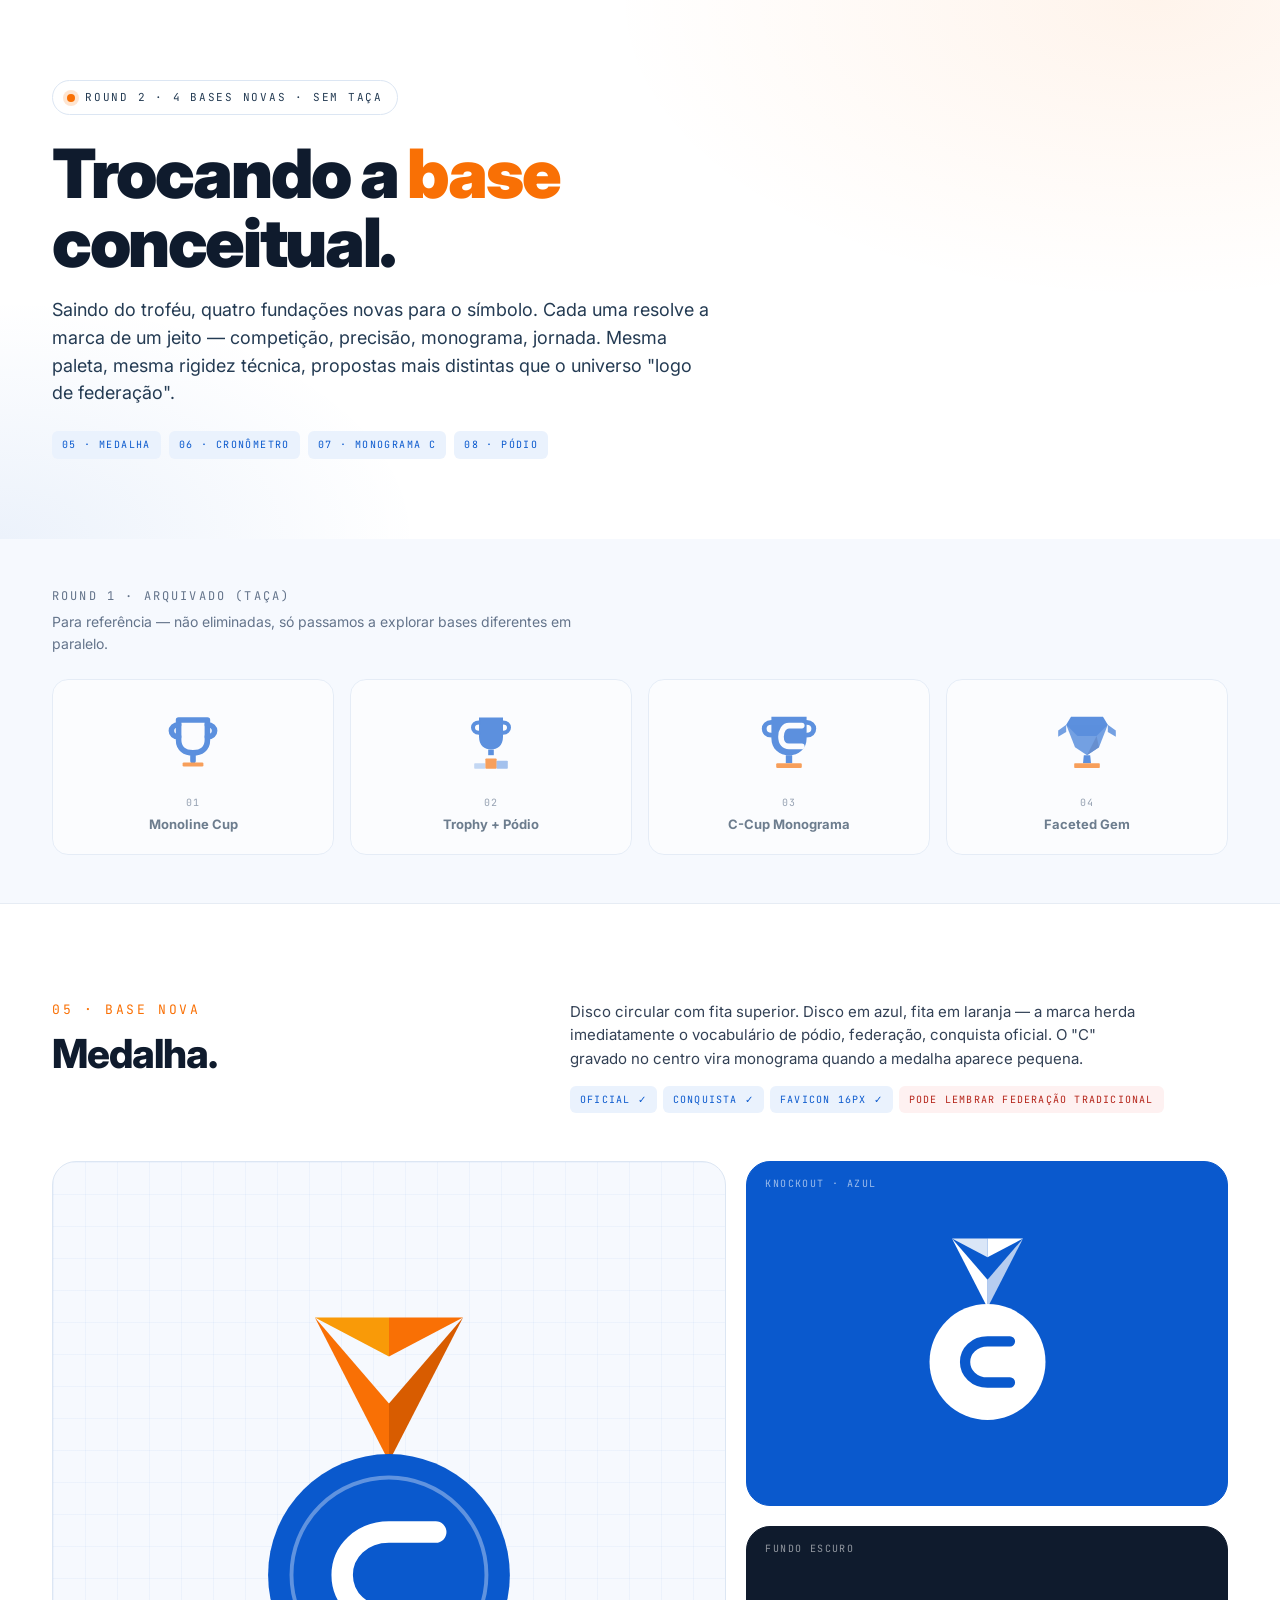
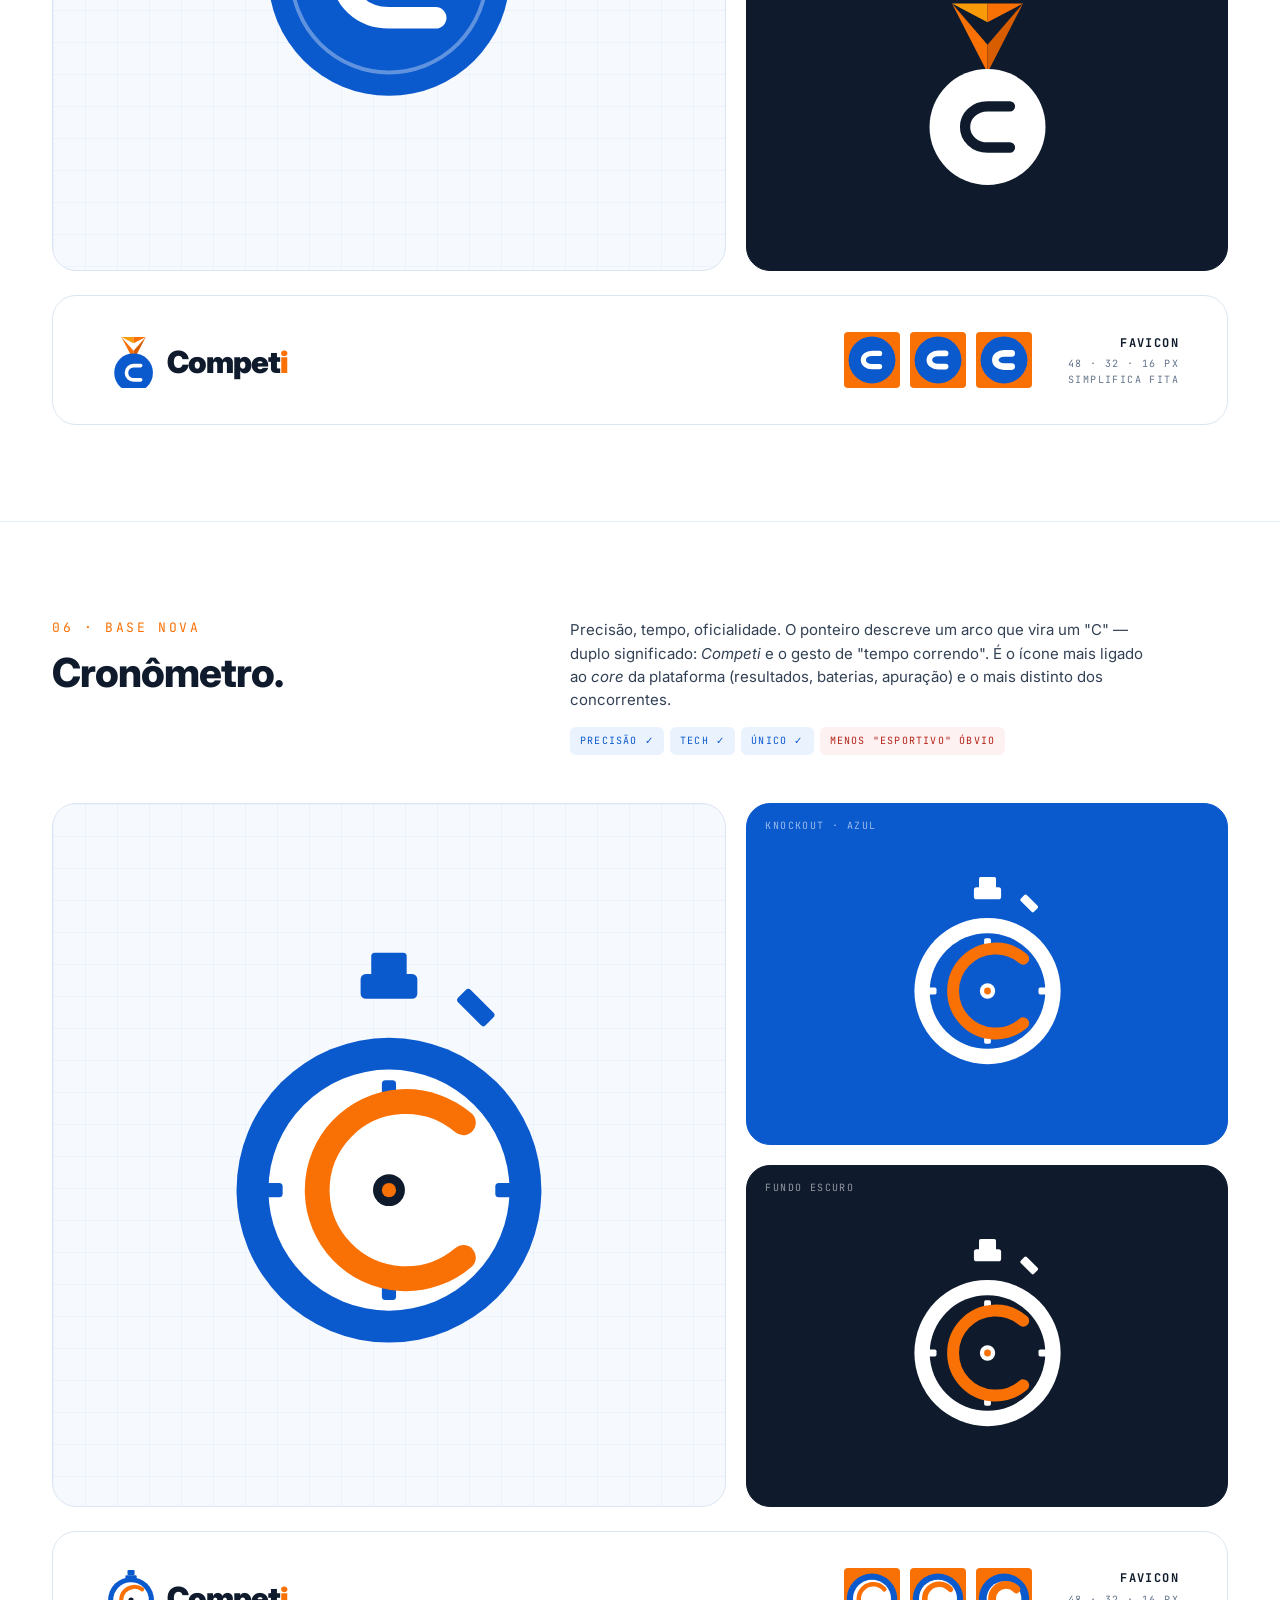
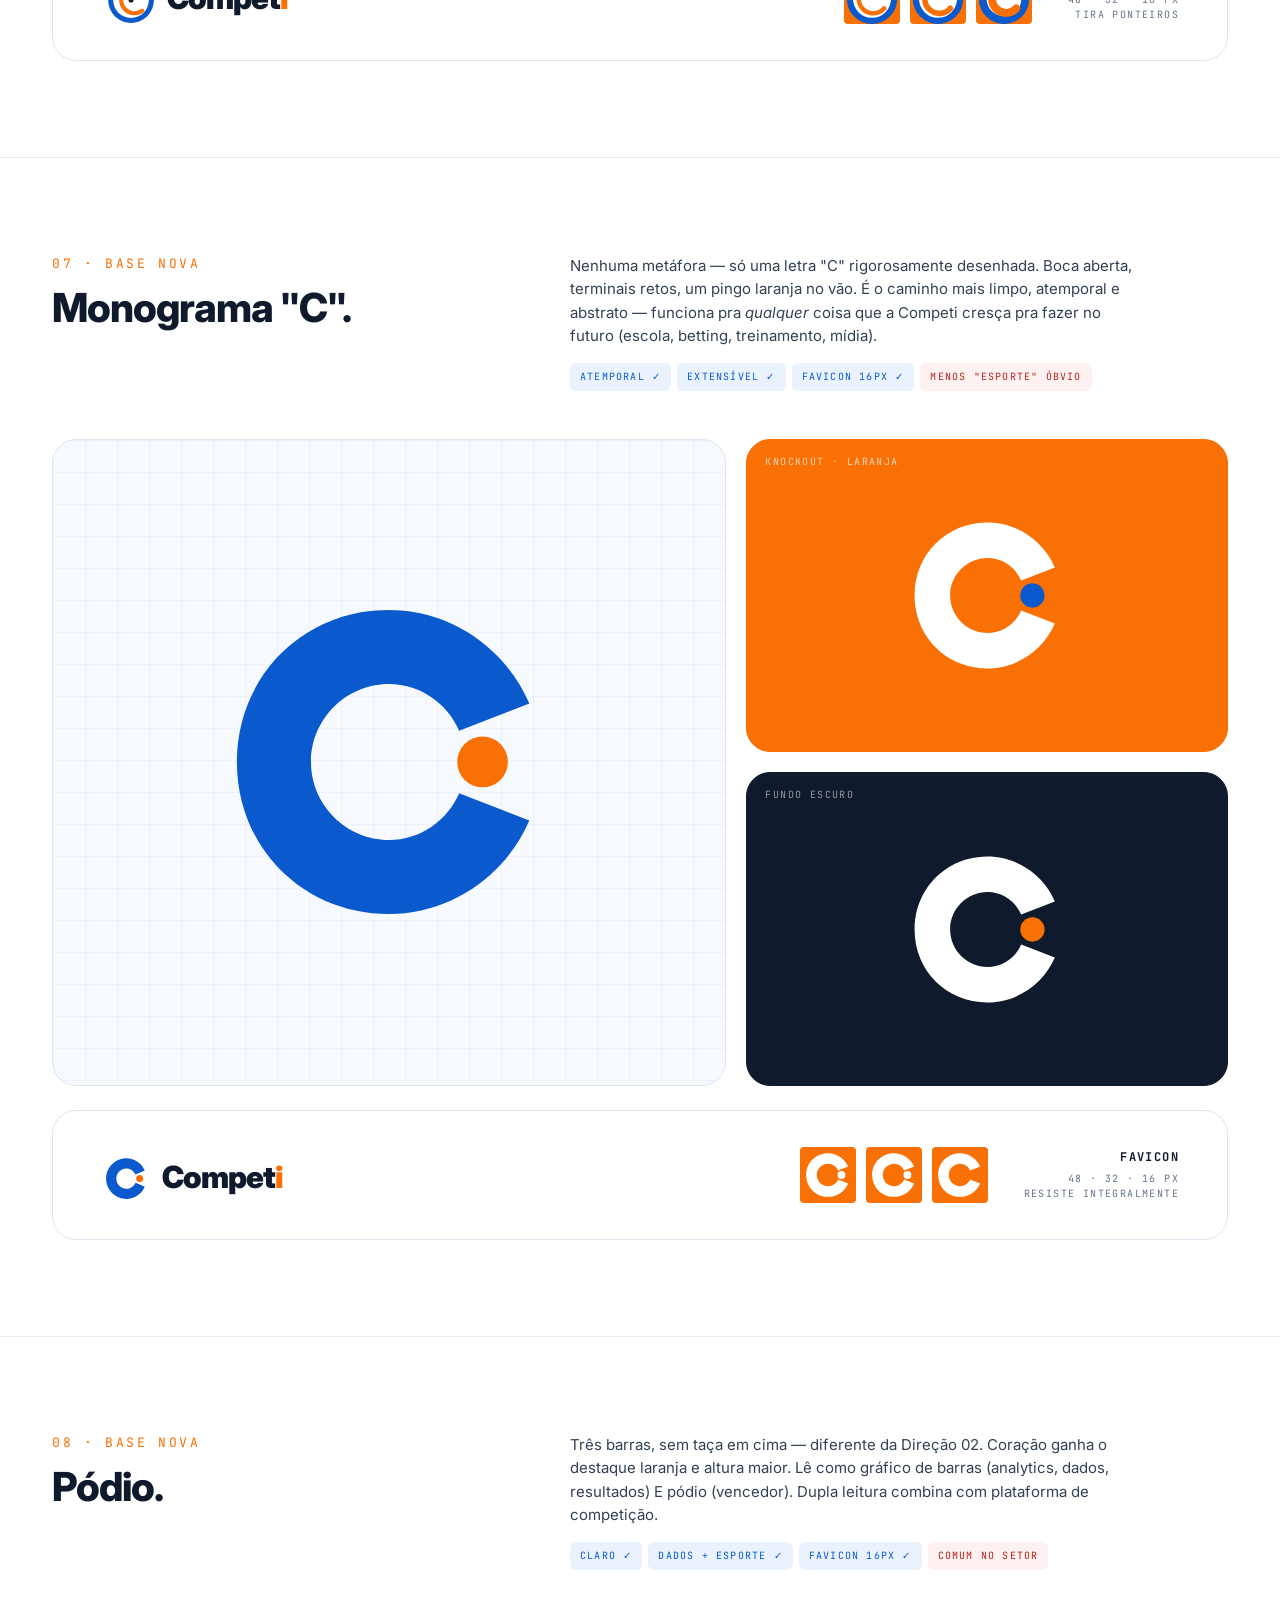
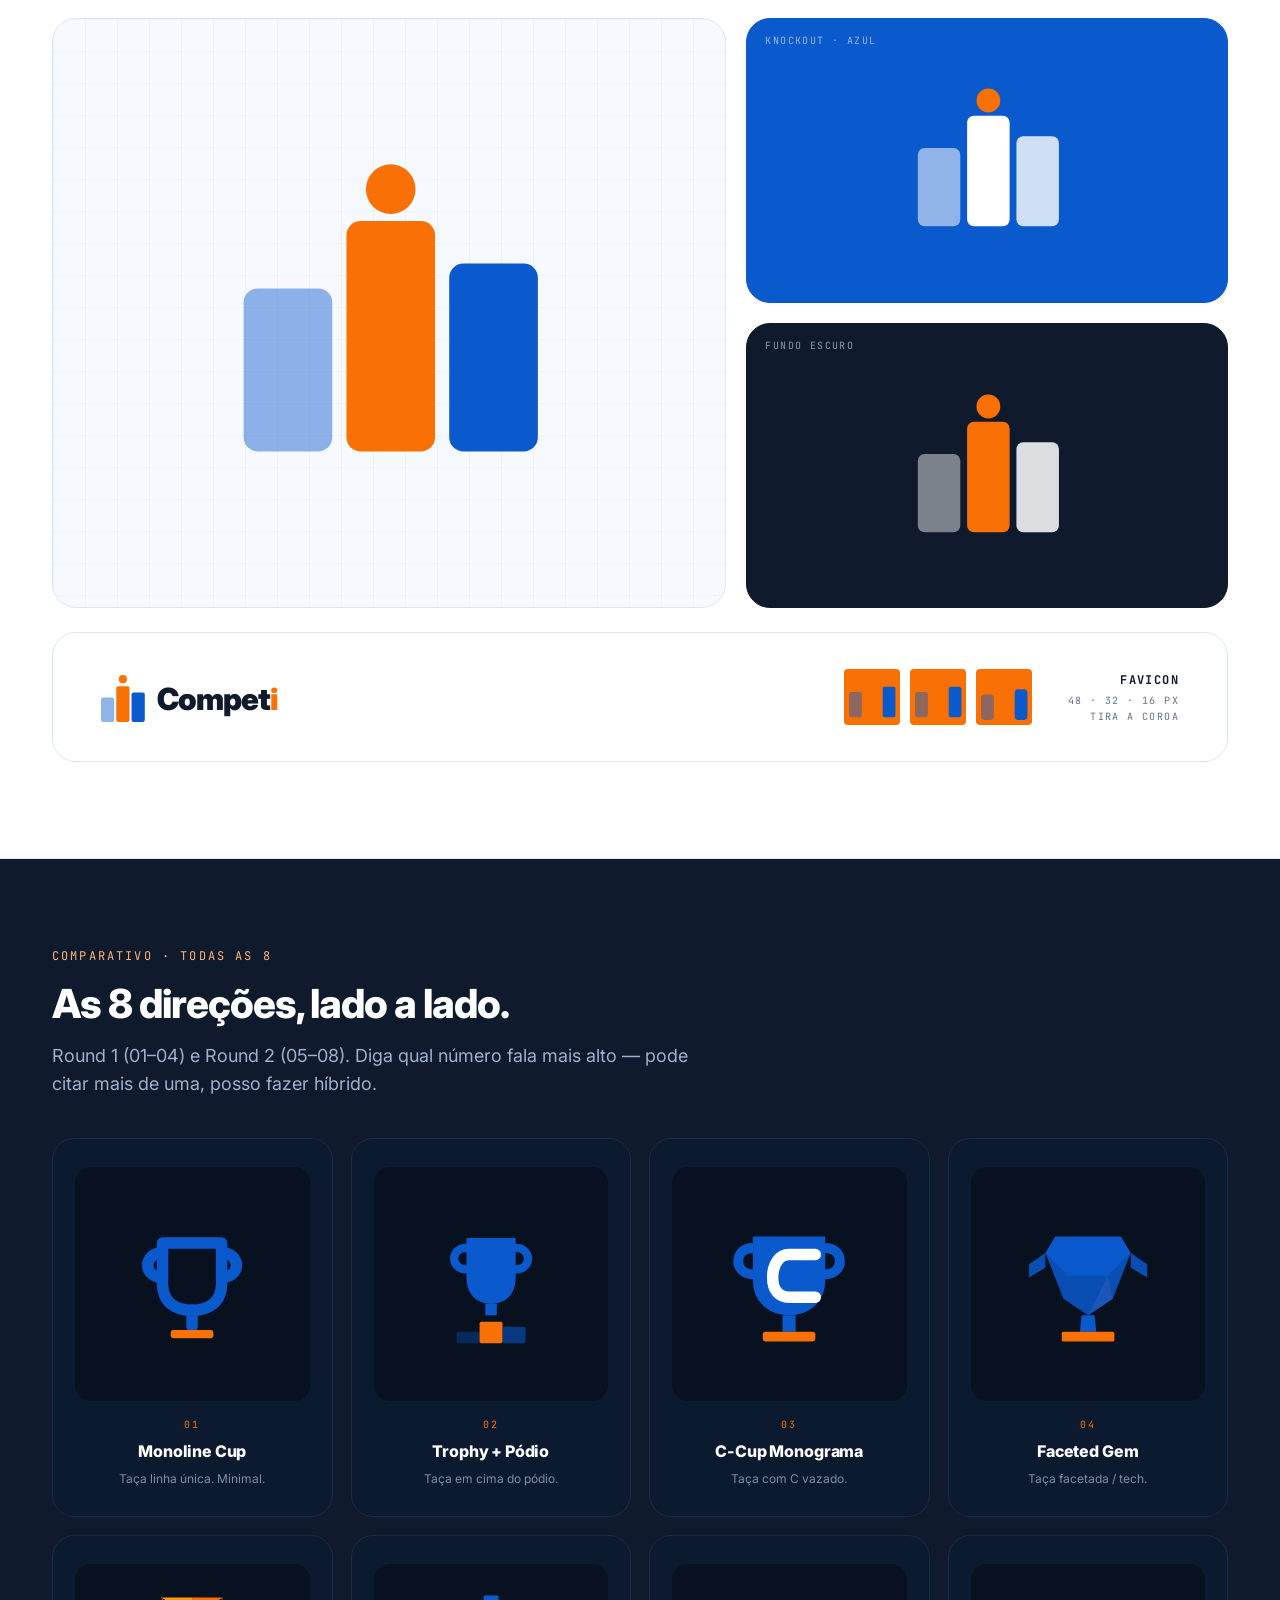
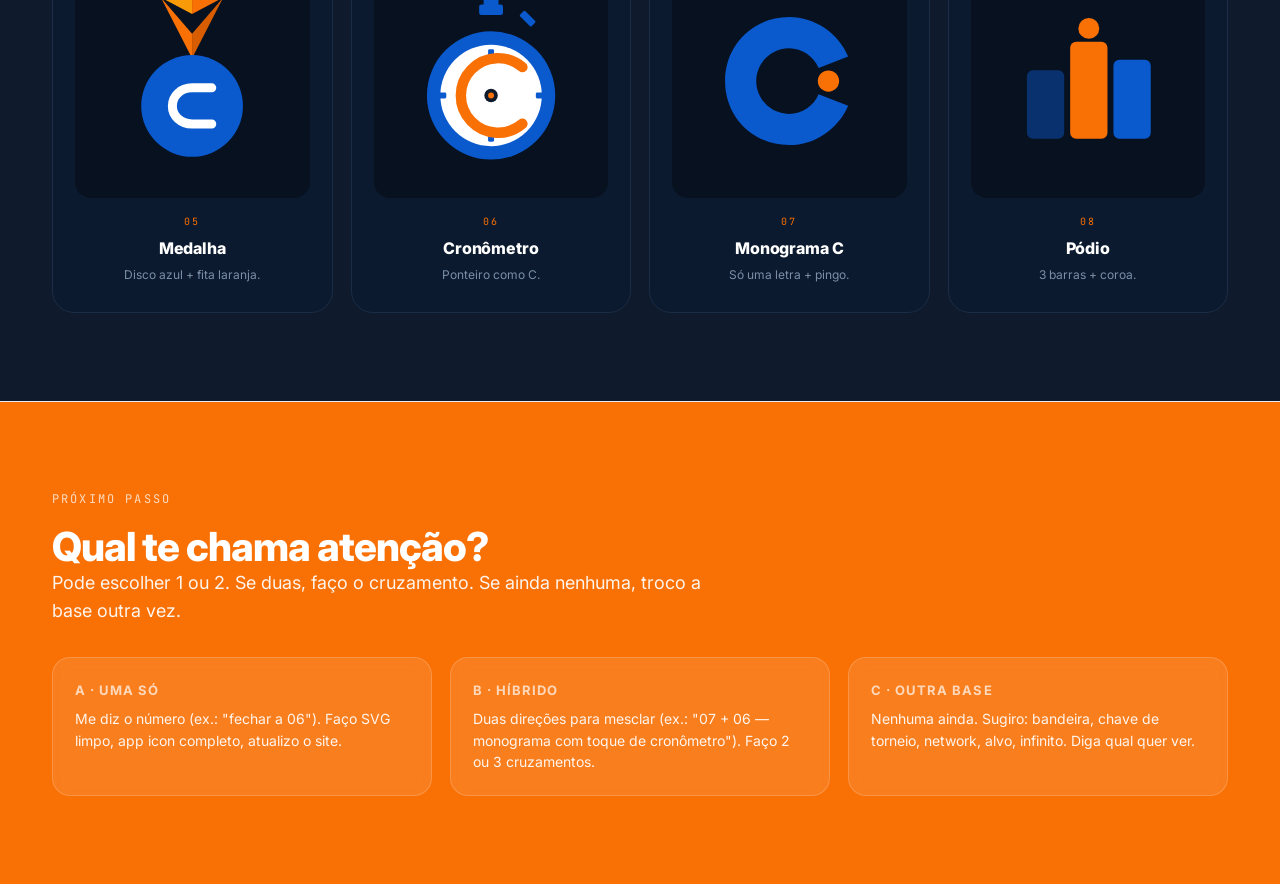
<file: Logo Competi Round 2.html>
<!DOCTYPE html>
<html lang="pt-BR">
<head>
<meta charset="UTF-8" />
<meta name="viewport" content="width=device-width, initial-scale=1.0" />
<title>Competi — Logo Round 2</title>
<link rel="preconnect" href="https://fonts.googleapis.com" />
<link rel="preconnect" href="https://fonts.gstatic.com" crossorigin />
<link href="https://fonts.googleapis.com/css2?family=Inter:wght@400;500;600;700;800;900&family=JetBrains+Mono:wght@400;500&display=swap" rel="stylesheet" />
<style>
  :root {
    --blue: #0A59CD; --blue-700: #1B57B7; --blue-050: #EAF2FD;
    --orange: #F97005; --orange-400: #F99A08; --orange-050: #FFF1E4;
    --ink: #0F1B2D; --graphite: #243B53; --text: #334155; --muted: #64748B;
    --hairline: #E6ECF4; --border: #DCE6F3; --cool: #F6F9FE; --warm: #FBFBF8; --paper: #FFFFFF;
  }
  * { box-sizing: border-box; }
  html, body { margin: 0; padding: 0; }
  body { font-family: 'Inter', -apple-system, sans-serif; color: var(--text); background: var(--paper); -webkit-font-smoothing: antialiased; line-height: 1.55; }
  .wrap { max-width: 1240px; margin: 0 auto; padding: 0 32px; }
  section { padding: 88px 0; border-top: 1px solid var(--hairline); }
  section:first-of-type { border-top: 0; }
  .eyebrow { font-family: 'JetBrains Mono', monospace; font-size: 12px; letter-spacing: 0.18em; text-transform: uppercase; color: var(--orange); margin-bottom: 16px; }
  h1, h2, h3, h4 { color: var(--ink); margin: 0; font-weight: 800; letter-spacing: -0.02em; }
  h1 { font-size: 68px; line-height: 1.02; letter-spacing: -0.035em; font-weight: 900; }
  h2 { font-size: 40px; line-height: 1.1; letter-spacing: -0.025em; }
  h3 { font-size: 22px; line-height: 1.25; }
  h4 { font-size: 13px; letter-spacing: 0.08em; text-transform: uppercase; color: var(--muted); font-weight: 700; }
  p { margin: 0 0 14px; max-width: 64ch; }
  p.lead { font-size: 18px; color: var(--graphite); max-width: 60ch; }
  .mono { font-family: 'JetBrains Mono', monospace; }

  /* Hero */
  .hero { padding: 80px 0; background: radial-gradient(900px 500px at 90% 0%, rgba(249,112,5,0.08), transparent 60%), radial-gradient(700px 400px at 0% 100%, rgba(10,89,205,0.08), transparent 60%); }
  .hero-tag { display:inline-flex; align-items:center; gap:10px; background:var(--paper); border:1px solid var(--border); padding:8px 14px; border-radius:999px; font-family:'JetBrains Mono', monospace; font-size:11px; letter-spacing:0.16em; text-transform:uppercase; color:var(--graphite); margin-bottom:24px; }
  .hero-tag .pulse { width: 8px; height: 8px; border-radius: 50%; background: var(--orange); box-shadow: 0 0 0 4px rgba(249,112,5,0.18); }
  .hero h1 .accent { color: var(--orange); }
  .pillrow { display: flex; flex-wrap: wrap; gap: 8px; margin-top: 24px; }
  .pill { font-family: 'JetBrains Mono', monospace; font-size: 10px; letter-spacing: 0.14em; text-transform: uppercase; background: var(--blue-050); color: var(--blue); padding: 6px 10px; border-radius: 6px; }

  /* Past directions strip */
  .past { background: var(--cool); padding: 48px 0; }
  .past-grid { display: grid; grid-template-columns: repeat(4, 1fr); gap: 16px; margin-top: 24px; }
  .past-card { background: var(--paper); border: 1px solid var(--border); border-radius: 16px; padding: 20px; text-align: center; opacity: 0.65; }
  .past-card svg { width: 80px; height: 80px; }
  .past-card .num { font-family: 'JetBrains Mono', monospace; font-size: 10px; color: var(--muted); letter-spacing: 0.14em; margin-top: 8px; }
  .past-card .name { font-size: 13px; font-weight: 700; color: var(--graphite); margin-top: 4px; }

  /* Direction big card */
  .dir { padding: 96px 0; border-top: 1px solid var(--hairline); }
  .dir-head { display: grid; grid-template-columns: 1fr 1.4fr; gap: 48px; align-items: start; margin-bottom: 48px; }
  .dir-num-big { font-family: 'JetBrains Mono', monospace; font-size: 13px; color: var(--orange); letter-spacing: 0.2em; margin-bottom: 12px; }
  .dir h2 { margin-bottom: 16px; }
  .dir-desc p { font-size: 15px; color: var(--text); }
  .dir-tags { display: flex; flex-wrap: wrap; gap: 6px; margin-top: 16px; }
  .dir-tag { font-family: 'JetBrains Mono', monospace; font-size: 10px; letter-spacing: 0.12em; text-transform: uppercase; background: var(--cool); color: var(--graphite); padding: 5px 9px; border-radius: 6px; border: 1px solid var(--hairline); }
  .dir-tag.pos { background: var(--blue-050); color: var(--blue); border-color: transparent; }
  .dir-tag.neg { background: #FEF1F1; color: #B42318; border-color: transparent; }

  /* Showcase grid: hero + variants */
  .showcase { display: grid; grid-template-columns: 1.4fr 1fr; gap: 20px; }
  .showcase-main {
    background: var(--cool);
    border: 1px solid var(--border);
    border-radius: 24px;
    min-height: 420px;
    display: grid; place-items: center;
    position: relative;
    overflow: hidden;
  }
  .showcase-main::before {
    content: ""; position: absolute; inset: 0;
    background-image: linear-gradient(to right, rgba(10,89,205,0.04) 1px, transparent 1px), linear-gradient(to bottom, rgba(10,89,205,0.04) 1px, transparent 1px);
    background-size: 32px 32px;
  }
  .showcase-main svg { position: relative; width: 58%; height: auto; max-height: 70%; }
  .showcase-side { display: grid; grid-template-rows: 1fr 1fr; gap: 20px; }
  .showcase-cell {
    border: 1px solid var(--border);
    border-radius: 24px;
    display: grid; place-items: center;
    position: relative;
    overflow: hidden;
  }
  .showcase-cell .label {
    position: absolute; top: 14px; left: 18px;
    font-family: 'JetBrains Mono', monospace;
    font-size: 10px; letter-spacing: 0.14em; text-transform: uppercase;
    color: var(--muted);
  }
  .showcase-cell svg { max-width: 65%; max-height: 60%; }
  .cell-blue { background: var(--blue); border-color: var(--blue); }
  .cell-blue .label { color: rgba(255,255,255,0.6); }
  .cell-orange { background: var(--orange); border-color: var(--orange); }
  .cell-orange .label { color: rgba(255,255,255,0.7); }
  .cell-dark { background: var(--ink); border-color: var(--ink); }
  .cell-dark .label { color: rgba(255,255,255,0.55); }
  .cell-paper { background: var(--paper); }

  /* Lockup row below */
  .lockup-row {
    margin-top: 24px;
    background: var(--paper);
    border: 1px solid var(--border);
    border-radius: 24px;
    padding: 36px 48px;
    display: grid; grid-template-columns: 1fr auto auto; gap: 36px;
    align-items: center;
  }
  .lockup-row svg { height: 56px; width: auto; }
  .lockup-row .lab {
    font-family: 'JetBrains Mono', monospace; font-size: 10px;
    letter-spacing: 0.14em; text-transform: uppercase; color: var(--muted);
    text-align: right;
  }
  .lockup-row .lab b { color: var(--ink); display: block; font-size: 12px; margin-bottom: 4px; }
  .favs { display: flex; gap: 10px; align-items: flex-end; }
  .favs svg { background: var(--orange); border-radius: 4px; }

  /* Voting section */
  .vote { background: var(--ink); color: #C6D2E3; }
  .vote h2, .vote h3 { color: white; }
  .vote .lead { color: #9FB1CC; }
  .vote-grid { display: grid; grid-template-columns: repeat(4, 1fr); gap: 18px; margin-top: 40px; }
  .vote-card {
    background: #0B1A2E;
    border: 1px solid #1B2C46;
    border-radius: 22px;
    padding: 28px 22px;
    text-align: center;
  }
  .vote-card .stage {
    aspect-ratio: 1 / 1;
    background: #07111F;
    border-radius: 16px;
    display: grid; place-items: center;
    margin-bottom: 16px;
  }
  .vote-card .stage svg { width: 70%; }
  .vote-card .num { font-family: 'JetBrains Mono', monospace; font-size: 10px; color: var(--orange); letter-spacing: 0.2em; }
  .vote-card .name { font-size: 16px; font-weight: 800; color: white; margin: 6px 0; letter-spacing: -0.01em; }
  .vote-card .note { font-size: 12px; color: #7B8FA8; line-height: 1.5; }

  /* Decide CTA */
  .decide { background: var(--orange); color: white; }
  .decide h2 { color: white; max-width: 18ch; }
  .decide p { color: rgba(255,255,255,0.92); }
  .decide-grid { display: grid; grid-template-columns: repeat(3, 1fr); gap: 18px; margin-top: 32px; }
  .decide-card { background: rgba(255,255,255,0.10); border: 1px solid rgba(255,255,255,0.18); border-radius: 18px; padding: 22px; backdrop-filter: blur(8px); }
  .decide-card h4 { color: rgba(255,255,255,0.7); margin-bottom: 8px; }
  .decide-card p { font-size: 14px; margin: 0; }
</style>
</head>
<body>

<!-- HERO -->
<section class="hero">
  <div class="wrap">
    <div class="hero-tag"><span class="pulse"></span>Round 2 · 4 bases novas · sem taça</div>
    <h1 style="max-width:18ch">Trocando a <span class="accent">base</span> conceitual.</h1>
    <p class="lead" style="margin-top:18px">Saindo do troféu, quatro fundações novas para o símbolo. Cada uma resolve a marca de um jeito — competição, precisão, monograma, jornada. Mesma paleta, mesma rigidez técnica, propostas mais distintas que o universo "logo de federação".</p>
    <div class="pillrow">
      <span class="pill">05 · Medalha</span>
      <span class="pill">06 · Cronômetro</span>
      <span class="pill">07 · Monograma C</span>
      <span class="pill">08 · Pódio</span>
    </div>
  </div>
</section>

<!-- PAST DIRECTIONS RECAP -->
<section class="past" style="padding:48px 0;border-top:0">
  <div class="wrap">
    <div class="eyebrow" style="color:var(--muted);margin-bottom:6px">Round 1 · arquivado (taça)</div>
    <p style="font-size:14px;color:var(--muted);margin:0">Para referência — não eliminadas, só passamos a explorar bases diferentes em paralelo.</p>
    <div class="past-grid">
      <div class="past-card">
        <svg viewBox="0 0 200 200">
          <g fill="none" stroke="#0A59CD" stroke-width="14" stroke-linecap="round" stroke-linejoin="round">
            <path d="M 64 50 L 64 100 C 64 122 80 132 100 132 C 120 132 136 122 136 100 L 136 50 Z"/>
            <path d="M 64 62 C 40 62 40 92 64 92"/>
            <path d="M 136 62 C 160 62 160 92 136 92"/>
            <line x1="100" y1="132" x2="100" y2="152"/>
          </g>
          <rect x="74" y="156" width="52" height="10" rx="3" fill="#F97005"/>
        </svg>
        <div class="num">01</div>
        <div class="name">Monoline Cup</div>
      </div>
      <div class="past-card">
        <svg viewBox="0 0 200 200">
          <path d="M 70 44 L 130 44 L 130 92 C 130 114 116 124 100 124 C 84 124 70 114 70 92 Z" fill="#0A59CD"/>
          <path d="M 70 56 C 50 56 50 82 70 82" fill="none" stroke="#0A59CD" stroke-width="10" stroke-linecap="round"/>
          <path d="M 130 56 C 150 56 150 82 130 82" fill="none" stroke="#0A59CD" stroke-width="10" stroke-linecap="round"/>
          <rect x="93" y="124" width="14" height="14" fill="#0A59CD"/>
          <rect x="58"  y="158" width="28" height="14" rx="2" fill="#0A59CD" opacity="0.35"/>
          <rect x="86"  y="146" width="28" height="26" rx="2" fill="#F97005"/>
          <rect x="114" y="152" width="28" height="20" rx="2" fill="#0A59CD" opacity="0.55"/>
        </svg>
        <div class="num">02</div>
        <div class="name">Trophy + Pódio</div>
      </div>
      <div class="past-card">
        <svg viewBox="0 0 200 200">
          <path d="M 56 42 L 144 42 L 144 96 C 144 122 124 138 100 138 C 76 138 56 122 56 96 Z" fill="#0A59CD"/>
          <path d="M 132 64 L 100 64 C 88 64 80 76 80 92 C 80 108 88 116 100 116 L 132 116" fill="none" stroke="#FFFFFF" stroke-width="14" stroke-linecap="round" stroke-linejoin="round"/>
          <path d="M 56 56 C 32 56 32 88 56 88" fill="none" stroke="#0A59CD" stroke-width="12" stroke-linecap="round"/>
          <path d="M 144 56 C 168 56 168 88 144 88" fill="none" stroke="#0A59CD" stroke-width="12" stroke-linecap="round"/>
          <rect x="92" y="138" width="16" height="20" fill="#0A59CD"/>
          <rect x="68" y="158" width="64" height="12" rx="3" fill="#F97005"/>
        </svg>
        <div class="num">03</div>
        <div class="name">C-Cup Monograma</div>
      </div>
      <div class="past-card">
        <svg viewBox="0 0 200 200">
          <polygon points="60,42 140,42 152,62 124,90 76,90 48,62" fill="#0A59CD"/>
          <polygon points="48,62 152,62 130,118 100,138 70,118" fill="#0A59CD" opacity="0.85"/>
          <polygon points="124,90 130,118 100,138" fill="#1B57B7"/>
          <path d="M 48 62 L 28 76 L 28 92 L 48 80" fill="#0A59CD" opacity="0.85"/>
          <path d="M 152 62 L 172 76 L 172 92 L 152 80" fill="#0A59CD" opacity="0.85"/>
          <polygon points="92,138 108,138 110,158 90,158" fill="#0A59CD"/>
          <rect x="68" y="158" width="64" height="12" rx="2" fill="#F97005"/>
        </svg>
        <div class="num">04</div>
        <div class="name">Faceted Gem</div>
      </div>
    </div>
  </div>
</section>

<!-- ============================================
     05 · MEDALHA
     ============================================ -->
<section class="dir">
  <div class="wrap">
    <div class="dir-head">
      <div>
        <div class="dir-num-big">05 · BASE NOVA</div>
        <h2>Medalha.</h2>
      </div>
      <div class="dir-desc">
        <p>Disco circular com fita superior. Disco em azul, fita em laranja — a marca herda imediatamente o vocabulário de pódio, federação, conquista oficial. O "C" gravado no centro vira monograma quando a medalha aparece pequena.</p>
        <div class="dir-tags">
          <span class="dir-tag pos">OFICIAL ✓</span>
          <span class="dir-tag pos">CONQUISTA ✓</span>
          <span class="dir-tag pos">FAVICON 16px ✓</span>
          <span class="dir-tag neg">Pode lembrar federação tradicional</span>
        </div>
      </div>
    </div>

    <div class="showcase">
      <!-- Main -->
      <div class="showcase-main">
        <svg viewBox="0 0 200 220" xmlns="http://www.w3.org/2000/svg">
          <!-- Ribbon left -->
          <polygon points="62,8 100,82 100,52" fill="#F97005"/>
          <!-- Ribbon right -->
          <polygon points="138,8 100,82 100,52" fill="#D85C00"/>
          <!-- Ribbon outer triangles -->
          <polygon points="62,8 100,8 100,28" fill="#F99A08"/>
          <polygon points="138,8 100,8 100,28" fill="#F97005"/>
          <!-- Medal disc -->
          <circle cx="100" cy="140" r="62" fill="#0A59CD"/>
          <circle cx="100" cy="140" r="50" fill="none" stroke="#FFFFFF" stroke-width="2" opacity="0.35"/>
          <!-- C engraved -->
          <path d="M 124 118 L 100 118 C 86 118 76 128 76 140 C 76 152 86 162 100 162 L 124 162" fill="none" stroke="#FFFFFF" stroke-width="11" stroke-linecap="round" stroke-linejoin="round"/>
        </svg>
      </div>
      <!-- Side variants -->
      <div class="showcase-side">
        <div class="showcase-cell cell-blue">
          <span class="label">Knockout · azul</span>
          <svg viewBox="0 0 200 220" xmlns="http://www.w3.org/2000/svg">
            <polygon points="62,8 100,82 100,52" fill="#FFFFFF"/>
            <polygon points="138,8 100,82 100,52" fill="#FFFFFF" opacity="0.7"/>
            <polygon points="62,8 100,8 100,28" fill="#FFFFFF" opacity="0.85"/>
            <polygon points="138,8 100,8 100,28" fill="#FFFFFF"/>
            <circle cx="100" cy="140" r="62" fill="#FFFFFF"/>
            <path d="M 124 118 L 100 118 C 86 118 76 128 76 140 C 76 152 86 162 100 162 L 124 162" fill="none" stroke="#0A59CD" stroke-width="11" stroke-linecap="round" stroke-linejoin="round"/>
          </svg>
        </div>
        <div class="showcase-cell cell-dark">
          <span class="label">Fundo escuro</span>
          <svg viewBox="0 0 200 220" xmlns="http://www.w3.org/2000/svg">
            <polygon points="62,8 100,82 100,52" fill="#F97005"/>
            <polygon points="138,8 100,82 100,52" fill="#D85C00"/>
            <polygon points="62,8 100,8 100,28" fill="#F99A08"/>
            <polygon points="138,8 100,8 100,28" fill="#F97005"/>
            <circle cx="100" cy="140" r="62" fill="#FFFFFF"/>
            <path d="M 124 118 L 100 118 C 86 118 76 128 76 140 C 76 152 86 162 100 162 L 124 162" fill="none" stroke="#0F1B2D" stroke-width="11" stroke-linecap="round" stroke-linejoin="round"/>
          </svg>
        </div>
      </div>
    </div>

    <!-- Lockup row -->
    <div class="lockup-row">
      <svg viewBox="0 0 580 110" xmlns="http://www.w3.org/2000/svg">
        <g transform="translate(0,4)">
          <polygon points="40,6 64,52 64,33" fill="#F97005"/>
          <polygon points="88,6 64,52 64,33" fill="#D85C00"/>
          <polygon points="40,6 64,6 64,18" fill="#F99A08"/>
          <polygon points="88,6 64,6 64,18" fill="#F97005"/>
          <circle cx="64" cy="76" r="38" fill="#0A59CD"/>
          <path d="M 78 62 L 64 62 C 56 62 50 68 50 76 C 50 84 56 90 64 90 L 78 90" fill="none" stroke="#FFFFFF" stroke-width="7" stroke-linecap="round" stroke-linejoin="round"/>
        </g>
        <text x="130" y="80" font-family="Inter" font-weight="900" font-size="60" fill="#0F1B2D" letter-spacing="-2">Compet<tspan fill="#F97005">i</tspan></text>
      </svg>
      <div class="favs">
        <svg width="48" height="48" viewBox="0 0 200 220">
          <circle cx="100" cy="110" r="92" fill="#0A59CD"/>
          <path d="M 130 84 L 100 84 C 80 84 66 96 66 110 C 66 124 80 136 100 136 L 130 136" fill="none" stroke="#FFFFFF" stroke-width="20" stroke-linecap="round"/>
        </svg>
        <svg width="32" height="32" viewBox="0 0 200 220">
          <circle cx="100" cy="110" r="92" fill="#0A59CD"/>
          <path d="M 130 84 L 100 84 C 80 84 66 96 66 110 C 66 124 80 136 100 136 L 130 136" fill="none" stroke="#FFFFFF" stroke-width="22" stroke-linecap="round"/>
        </svg>
        <svg width="16" height="16" viewBox="0 0 200 220">
          <circle cx="100" cy="110" r="92" fill="#0A59CD"/>
          <path d="M 130 84 L 100 84 C 80 84 66 96 66 110 C 66 124 80 136 100 136 L 130 136" fill="none" stroke="#FFFFFF" stroke-width="26" stroke-linecap="round"/>
        </svg>
      </div>
      <div class="lab"><b>FAVICON</b>48 · 32 · 16 px<br>simplifica fita</div>
    </div>
  </div>
</section>

<!-- ============================================
     06 · CRONÔMETRO
     ============================================ -->
<section class="dir">
  <div class="wrap">
    <div class="dir-head">
      <div>
        <div class="dir-num-big">06 · BASE NOVA</div>
        <h2>Cronômetro.</h2>
      </div>
      <div class="dir-desc">
        <p>Precisão, tempo, oficialidade. O ponteiro descreve um arco que vira um "C" — duplo significado: <i>Competi</i> e o gesto de "tempo correndo". É o ícone mais ligado ao <i>core</i> da plataforma (resultados, baterias, apuração) e o mais distinto dos concorrentes.</p>
        <div class="dir-tags">
          <span class="dir-tag pos">PRECISÃO ✓</span>
          <span class="dir-tag pos">TECH ✓</span>
          <span class="dir-tag pos">ÚNICO ✓</span>
          <span class="dir-tag neg">Menos "esportivo" óbvio</span>
        </div>
      </div>
    </div>

    <div class="showcase">
      <div class="showcase-main">
        <svg viewBox="0 0 220 240" xmlns="http://www.w3.org/2000/svg">
          <!-- Crown stem -->
          <rect x="100" y="6" width="20" height="14" rx="2" fill="#0A59CD"/>
          <!-- Top button (side) -->
          <rect x="148" y="32" width="22" height="10" rx="2" fill="#0A59CD" transform="rotate(45 159 37)"/>
          <!-- Top tab -->
          <rect x="94" y="18" width="32" height="14" rx="3" fill="#0A59CD"/>
          <!-- Watch body -->
          <circle cx="110" cy="140" r="86" fill="#0A59CD"/>
          <circle cx="110" cy="140" r="68" fill="#FFFFFF"/>
          <!-- Tick marks 12/3/6/9 -->
          <g fill="#0A59CD">
            <rect x="106" y="78" width="8" height="14" rx="2"/>
            <rect x="170" y="136" width="14" height="8" rx="2"/>
            <rect x="106" y="188" width="8" height="14" rx="2"/>
            <rect x="36" y="136" width="14" height="8" rx="2"/>
          </g>
          <!-- C arc hand sweep -->
          <path d="M 152 102 A 50 50 0 1 0 152 178" fill="none" stroke="#F97005" stroke-width="14" stroke-linecap="round"/>
          <!-- Center pin -->
          <circle cx="110" cy="140" r="9" fill="#0F1B2D"/>
          <circle cx="110" cy="140" r="4" fill="#F97005"/>
        </svg>
      </div>
      <div class="showcase-side">
        <div class="showcase-cell cell-blue">
          <span class="label">Knockout · azul</span>
          <svg viewBox="0 0 220 240" xmlns="http://www.w3.org/2000/svg">
            <rect x="100" y="6" width="20" height="14" rx="2" fill="#FFFFFF"/>
            <rect x="148" y="32" width="22" height="10" rx="2" fill="#FFFFFF" transform="rotate(45 159 37)"/>
            <rect x="94" y="18" width="32" height="14" rx="3" fill="#FFFFFF"/>
            <circle cx="110" cy="140" r="86" fill="#FFFFFF"/>
            <circle cx="110" cy="140" r="68" fill="#0A59CD"/>
            <g fill="#FFFFFF">
              <rect x="106" y="78" width="8" height="14" rx="2"/>
              <rect x="170" y="136" width="14" height="8" rx="2"/>
              <rect x="106" y="188" width="8" height="14" rx="2"/>
              <rect x="36" y="136" width="14" height="8" rx="2"/>
            </g>
            <path d="M 152 102 A 50 50 0 1 0 152 178" fill="none" stroke="#F97005" stroke-width="14" stroke-linecap="round"/>
            <circle cx="110" cy="140" r="9" fill="#FFFFFF"/>
            <circle cx="110" cy="140" r="4" fill="#F97005"/>
          </svg>
        </div>
        <div class="showcase-cell cell-dark">
          <span class="label">Fundo escuro</span>
          <svg viewBox="0 0 220 240" xmlns="http://www.w3.org/2000/svg">
            <rect x="100" y="6" width="20" height="14" rx="2" fill="#FFFFFF"/>
            <rect x="148" y="32" width="22" height="10" rx="2" fill="#FFFFFF" transform="rotate(45 159 37)"/>
            <rect x="94" y="18" width="32" height="14" rx="3" fill="#FFFFFF"/>
            <circle cx="110" cy="140" r="86" fill="#FFFFFF"/>
            <circle cx="110" cy="140" r="68" fill="#0F1B2D"/>
            <g fill="#FFFFFF">
              <rect x="106" y="78" width="8" height="14" rx="2"/>
              <rect x="170" y="136" width="14" height="8" rx="2"/>
              <rect x="106" y="188" width="8" height="14" rx="2"/>
              <rect x="36" y="136" width="14" height="8" rx="2"/>
            </g>
            <path d="M 152 102 A 50 50 0 1 0 152 178" fill="none" stroke="#F97005" stroke-width="14" stroke-linecap="round"/>
            <circle cx="110" cy="140" r="9" fill="#FFFFFF"/>
            <circle cx="110" cy="140" r="4" fill="#F97005"/>
          </svg>
        </div>
      </div>
    </div>

    <div class="lockup-row">
      <svg viewBox="0 0 580 110" xmlns="http://www.w3.org/2000/svg">
        <g transform="translate(0,0)">
          <rect x="52" y="4" width="14" height="10" rx="2" fill="#0A59CD"/>
          <rect x="48" y="14" width="22" height="9" rx="2" fill="#0A59CD"/>
          <circle cx="59" cy="63" r="45" fill="#0A59CD"/>
          <circle cx="59" cy="63" r="35" fill="#FFFFFF"/>
          <path d="M 81 42 A 26 26 0 1 0 81 84" fill="none" stroke="#F97005" stroke-width="8" stroke-linecap="round"/>
          <circle cx="59" cy="63" r="5" fill="#0F1B2D"/>
        </g>
        <text x="130" y="80" font-family="Inter" font-weight="900" font-size="60" fill="#0F1B2D" letter-spacing="-2">Compet<tspan fill="#F97005">i</tspan></text>
      </svg>
      <div class="favs">
        <svg width="48" height="48" viewBox="0 0 200 200">
          <circle cx="100" cy="110" r="90" fill="#0A59CD"/>
          <circle cx="100" cy="110" r="68" fill="#FFFFFF"/>
          <path d="M 144 76 A 52 52 0 1 0 144 144" fill="none" stroke="#F97005" stroke-width="16" stroke-linecap="round"/>
        </svg>
        <svg width="32" height="32" viewBox="0 0 200 200">
          <circle cx="100" cy="110" r="90" fill="#0A59CD"/>
          <circle cx="100" cy="110" r="68" fill="#FFFFFF"/>
          <path d="M 144 76 A 52 52 0 1 0 144 144" fill="none" stroke="#F97005" stroke-width="20" stroke-linecap="round"/>
        </svg>
        <svg width="16" height="16" viewBox="0 0 200 200">
          <circle cx="100" cy="110" r="90" fill="#0A59CD"/>
          <circle cx="100" cy="110" r="62" fill="#FFFFFF"/>
          <path d="M 144 76 A 50 50 0 1 0 144 144" fill="none" stroke="#F97005" stroke-width="28" stroke-linecap="round"/>
        </svg>
      </div>
      <div class="lab"><b>FAVICON</b>48 · 32 · 16 px<br>tira ponteiros</div>
    </div>
  </div>
</section>

<!-- ============================================
     07 · MONOGRAMA C PURO
     ============================================ -->
<section class="dir">
  <div class="wrap">
    <div class="dir-head">
      <div>
        <div class="dir-num-big">07 · BASE NOVA</div>
        <h2>Monograma "C".</h2>
      </div>
      <div class="dir-desc">
        <p>Nenhuma metáfora — só uma letra "C" rigorosamente desenhada. Boca aberta, terminais retos, um pingo laranja no vão. É o caminho mais limpo, atemporal e abstrato — funciona pra <i>qualquer</i> coisa que a Competi cresça pra fazer no futuro (escola, betting, treinamento, mídia).</p>
        <div class="dir-tags">
          <span class="dir-tag pos">ATEMPORAL ✓</span>
          <span class="dir-tag pos">EXTENSÍVEL ✓</span>
          <span class="dir-tag pos">FAVICON 16px ✓</span>
          <span class="dir-tag neg">Menos "esporte" óbvio</span>
        </div>
      </div>
    </div>

    <div class="showcase">
      <div class="showcase-main">
        <svg viewBox="0 0 200 200" xmlns="http://www.w3.org/2000/svg">
          <!-- Heavy geometric C -->
          <path d="M 100 22 C 56 22 22 56 22 100 C 22 144 56 178 100 178 C 132 178 160 158 172 130 L 136 116 C 130 130 116 140 100 140 C 78 140 60 122 60 100 C 60 78 78 60 100 60 C 116 60 130 70 136 84 L 172 70 C 160 42 132 22 100 22 Z" fill="#0A59CD"/>
          <!-- Orange dot inside opening -->
          <circle cx="148" cy="100" r="13" fill="#F97005"/>
        </svg>
      </div>
      <div class="showcase-side">
        <div class="showcase-cell cell-orange">
          <span class="label">Knockout · laranja</span>
          <svg viewBox="0 0 200 200" xmlns="http://www.w3.org/2000/svg">
            <path d="M 100 22 C 56 22 22 56 22 100 C 22 144 56 178 100 178 C 132 178 160 158 172 130 L 136 116 C 130 130 116 140 100 140 C 78 140 60 122 60 100 C 60 78 78 60 100 60 C 116 60 130 70 136 84 L 172 70 C 160 42 132 22 100 22 Z" fill="#FFFFFF"/>
            <circle cx="148" cy="100" r="13" fill="#0A59CD"/>
          </svg>
        </div>
        <div class="showcase-cell cell-dark">
          <span class="label">Fundo escuro</span>
          <svg viewBox="0 0 200 200" xmlns="http://www.w3.org/2000/svg">
            <path d="M 100 22 C 56 22 22 56 22 100 C 22 144 56 178 100 178 C 132 178 160 158 172 130 L 136 116 C 130 130 116 140 100 140 C 78 140 60 122 60 100 C 60 78 78 60 100 60 C 116 60 130 70 136 84 L 172 70 C 160 42 132 22 100 22 Z" fill="#FFFFFF"/>
            <circle cx="148" cy="100" r="13" fill="#F97005"/>
          </svg>
        </div>
      </div>
    </div>

    <div class="lockup-row">
      <svg viewBox="0 0 580 110" xmlns="http://www.w3.org/2000/svg">
        <g transform="translate(0,10)">
          <path d="M 50 12 C 28 12 10 30 10 52 C 10 74 28 92 50 92 C 66 92 80 82 86 68 L 68 60 C 64 67 58 72 50 72 C 39 72 30 63 30 52 C 30 41 39 32 50 32 C 58 32 64 37 68 44 L 86 36 C 80 22 66 12 50 12 Z" fill="#0A59CD"/>
          <circle cx="76" cy="52" r="7" fill="#F97005"/>
        </g>
        <text x="120" y="80" font-family="Inter" font-weight="900" font-size="60" fill="#0F1B2D" letter-spacing="-2">Compet<tspan fill="#F97005">i</tspan></text>
      </svg>
      <div class="favs">
        <svg width="48" height="48" viewBox="0 0 200 200">
          <path d="M 100 22 C 56 22 22 56 22 100 C 22 144 56 178 100 178 C 132 178 160 158 172 130 L 136 116 C 130 130 116 140 100 140 C 78 140 60 122 60 100 C 60 78 78 60 100 60 C 116 60 130 70 136 84 L 172 70 C 160 42 132 22 100 22 Z" fill="#FFFFFF"/>
          <circle cx="148" cy="100" r="14" fill="#FFFFFF"/>
        </svg>
        <svg width="32" height="32" viewBox="0 0 200 200">
          <path d="M 100 22 C 56 22 22 56 22 100 C 22 144 56 178 100 178 C 132 178 160 158 172 130 L 136 116 C 130 130 116 140 100 140 C 78 140 60 122 60 100 C 60 78 78 60 100 60 C 116 60 130 70 136 84 L 172 70 C 160 42 132 22 100 22 Z" fill="#FFFFFF"/>
          <circle cx="148" cy="100" r="14" fill="#FFFFFF"/>
        </svg>
        <svg width="16" height="16" viewBox="0 0 200 200">
          <path d="M 100 22 C 56 22 22 56 22 100 C 22 144 56 178 100 178 C 132 178 160 158 172 130 L 136 116 C 130 130 116 140 100 140 C 78 140 60 122 60 100 C 60 78 78 60 100 60 C 116 60 130 70 136 84 L 172 70 C 160 42 132 22 100 22 Z" fill="#FFFFFF"/>
        </svg>
      </div>
      <div class="lab"><b>FAVICON</b>48 · 32 · 16 px<br>resiste integralmente</div>
    </div>
  </div>
</section>

<!-- ============================================
     08 · PÓDIO PURO
     ============================================ -->
<section class="dir">
  <div class="wrap">
    <div class="dir-head">
      <div>
        <div class="dir-num-big">08 · BASE NOVA</div>
        <h2>Pódio.</h2>
      </div>
      <div class="dir-desc">
        <p>Três barras, sem taça em cima — diferente da Direção 02. Coração ganha o destaque laranja e altura maior. Lê como gráfico de barras (analytics, dados, resultados) E pódio (vencedor). Dupla leitura combina com plataforma de competição.</p>
        <div class="dir-tags">
          <span class="dir-tag pos">CLARO ✓</span>
          <span class="dir-tag pos">DADOS + ESPORTE ✓</span>
          <span class="dir-tag pos">FAVICON 16px ✓</span>
          <span class="dir-tag neg">Comum no setor</span>
        </div>
      </div>
    </div>

    <div class="showcase">
      <div class="showcase-main">
        <svg viewBox="0 0 220 200" xmlns="http://www.w3.org/2000/svg">
          <!-- 3 podium bars, ordered 2-1-3 -->
          <rect x="28"  y="86"  width="50" height="92"  rx="8" fill="#0A59CD" opacity="0.45"/>
          <rect x="86"  y="48"  width="50" height="130" rx="8" fill="#F97005"/>
          <rect x="144" y="72"  width="50" height="106" rx="8" fill="#0A59CD"/>
          <!-- Winner ornament: circle on top of orange bar -->
          <circle cx="111" cy="30" r="14" fill="#F97005"/>
        </svg>
      </div>
      <div class="showcase-side">
        <div class="showcase-cell cell-blue">
          <span class="label">Knockout · azul</span>
          <svg viewBox="0 0 220 200" xmlns="http://www.w3.org/2000/svg">
            <rect x="28"  y="86"  width="50" height="92"  rx="8" fill="#FFFFFF" opacity="0.55"/>
            <rect x="86"  y="48"  width="50" height="130" rx="8" fill="#FFFFFF"/>
            <rect x="144" y="72"  width="50" height="106" rx="8" fill="#FFFFFF" opacity="0.8"/>
            <circle cx="111" cy="30" r="14" fill="#F97005"/>
          </svg>
        </div>
        <div class="showcase-cell cell-dark">
          <span class="label">Fundo escuro</span>
          <svg viewBox="0 0 220 200" xmlns="http://www.w3.org/2000/svg">
            <rect x="28"  y="86"  width="50" height="92"  rx="8" fill="#FFFFFF" opacity="0.45"/>
            <rect x="86"  y="48"  width="50" height="130" rx="8" fill="#F97005"/>
            <rect x="144" y="72"  width="50" height="106" rx="8" fill="#FFFFFF" opacity="0.85"/>
            <circle cx="111" cy="30" r="14" fill="#F97005"/>
          </svg>
        </div>
      </div>
    </div>

    <div class="lockup-row">
      <svg viewBox="0 0 580 110" xmlns="http://www.w3.org/2000/svg">
        <g transform="translate(0,6)">
          <rect x="0"  y="50" width="26" height="48" rx="4" fill="#0A59CD" opacity="0.45"/>
          <rect x="30" y="28" width="26" height="70" rx="4" fill="#F97005"/>
          <rect x="60" y="40" width="26" height="58" rx="4" fill="#0A59CD"/>
          <circle cx="43" cy="14" r="8" fill="#F97005"/>
        </g>
        <text x="110" y="80" font-family="Inter" font-weight="900" font-size="60" fill="#0F1B2D" letter-spacing="-2">Compet<tspan fill="#F97005">i</tspan></text>
      </svg>
      <div class="favs">
        <svg width="48" height="48" viewBox="0 0 220 220">
          <rect x="20"  y="90"  width="50" height="100" rx="8" fill="#0A59CD" opacity="0.45"/>
          <rect x="86"  y="50"  width="50" height="140" rx="8" fill="#F97005"/>
          <rect x="152" y="70"  width="50" height="120" rx="8" fill="#0A59CD"/>
          <circle cx="111" cy="28" r="16" fill="#F97005"/>
        </svg>
        <svg width="32" height="32" viewBox="0 0 220 220">
          <rect x="20"  y="90"  width="50" height="100" rx="10" fill="#0A59CD" opacity="0.45"/>
          <rect x="86"  y="50"  width="50" height="140" rx="10" fill="#F97005"/>
          <rect x="152" y="70"  width="50" height="120" rx="10" fill="#0A59CD"/>
          <circle cx="111" cy="28" r="18" fill="#F97005"/>
        </svg>
        <svg width="16" height="16" viewBox="0 0 220 220">
          <rect x="20"  y="100" width="50" height="100" rx="14" fill="#0A59CD" opacity="0.45"/>
          <rect x="86"  y="60"  width="50" height="140" rx="14" fill="#F97005"/>
          <rect x="152" y="80"  width="50" height="120" rx="14" fill="#0A59CD"/>
        </svg>
      </div>
      <div class="lab"><b>FAVICON</b>48 · 32 · 16 px<br>tira a coroa</div>
    </div>
  </div>
</section>

<!-- ============================================
     VOTING / COMPARISON
     ============================================ -->
<section class="vote">
  <div class="wrap">
    <div class="eyebrow" style="color:#FFB57A">Comparativo · todas as 8</div>
    <h2 style="max-width:18ch">As 8 direções, lado a lado.</h2>
    <p class="lead" style="margin-top:16px;max-width:60ch">Round 1 (01–04) e Round 2 (05–08). Diga qual número fala mais alto — pode citar mais de uma, posso fazer híbrido.</p>

    <div class="vote-grid">

      <div class="vote-card">
        <div class="stage">
          <svg viewBox="0 0 200 200">
            <g fill="none" stroke="#0A59CD" stroke-width="14" stroke-linecap="round" stroke-linejoin="round">
              <path d="M 64 50 L 64 100 C 64 122 80 132 100 132 C 120 132 136 122 136 100 L 136 50 Z"/>
              <path d="M 64 62 C 40 62 40 92 64 92"/>
              <path d="M 136 62 C 160 62 160 92 136 92"/>
              <line x1="100" y1="132" x2="100" y2="152"/>
            </g>
            <rect x="74" y="156" width="52" height="10" rx="3" fill="#F97005"/>
          </svg>
        </div>
        <div class="num">01</div>
        <div class="name">Monoline Cup</div>
        <div class="note">Taça linha única. Minimal.</div>
      </div>

      <div class="vote-card">
        <div class="stage">
          <svg viewBox="0 0 200 200">
            <path d="M 70 44 L 130 44 L 130 92 C 130 114 116 124 100 124 C 84 124 70 114 70 92 Z" fill="#0A59CD"/>
            <path d="M 70 56 C 50 56 50 82 70 82" fill="none" stroke="#0A59CD" stroke-width="10" stroke-linecap="round"/>
            <path d="M 130 56 C 150 56 150 82 130 82" fill="none" stroke="#0A59CD" stroke-width="10" stroke-linecap="round"/>
            <rect x="93" y="124" width="14" height="14" fill="#0A59CD"/>
            <rect x="58"  y="158" width="28" height="14" rx="2" fill="#0A59CD" opacity="0.35"/>
            <rect x="86"  y="146" width="28" height="26" rx="2" fill="#F97005"/>
            <rect x="114" y="152" width="28" height="20" rx="2" fill="#0A59CD" opacity="0.55"/>
          </svg>
        </div>
        <div class="num">02</div>
        <div class="name">Trophy + Pódio</div>
        <div class="note">Taça em cima do pódio.</div>
      </div>

      <div class="vote-card">
        <div class="stage">
          <svg viewBox="0 0 200 200">
            <path d="M 56 42 L 144 42 L 144 96 C 144 122 124 138 100 138 C 76 138 56 122 56 96 Z" fill="#0A59CD"/>
            <path d="M 132 64 L 100 64 C 88 64 80 76 80 92 C 80 108 88 116 100 116 L 132 116" fill="none" stroke="#FFFFFF" stroke-width="14" stroke-linecap="round" stroke-linejoin="round"/>
            <path d="M 56 56 C 32 56 32 88 56 88" fill="none" stroke="#0A59CD" stroke-width="12" stroke-linecap="round"/>
            <path d="M 144 56 C 168 56 168 88 144 88" fill="none" stroke="#0A59CD" stroke-width="12" stroke-linecap="round"/>
            <rect x="92" y="138" width="16" height="20" fill="#0A59CD"/>
            <rect x="68" y="158" width="64" height="12" rx="3" fill="#F97005"/>
          </svg>
        </div>
        <div class="num">03</div>
        <div class="name">C-Cup Monograma</div>
        <div class="note">Taça com C vazado.</div>
      </div>

      <div class="vote-card">
        <div class="stage">
          <svg viewBox="0 0 200 200">
            <polygon points="60,42 140,42 152,62 124,90 76,90 48,62" fill="#0A59CD"/>
            <polygon points="48,62 152,62 130,118 100,138 70,118" fill="#0A59CD" opacity="0.85"/>
            <polygon points="124,90 130,118 100,138" fill="#1B57B7"/>
            <path d="M 48 62 L 28 76 L 28 92 L 48 80" fill="#0A59CD" opacity="0.85"/>
            <path d="M 152 62 L 172 76 L 172 92 L 152 80" fill="#0A59CD" opacity="0.85"/>
            <polygon points="92,138 108,138 110,158 90,158" fill="#0A59CD"/>
            <rect x="68" y="158" width="64" height="12" rx="2" fill="#F97005"/>
          </svg>
        </div>
        <div class="num">04</div>
        <div class="name">Faceted Gem</div>
        <div class="note">Taça facetada / tech.</div>
      </div>

      <div class="vote-card">
        <div class="stage">
          <svg viewBox="0 0 200 220">
            <polygon points="62,8 100,82 100,52" fill="#F97005"/>
            <polygon points="138,8 100,82 100,52" fill="#D85C00"/>
            <polygon points="62,8 100,8 100,28" fill="#F99A08"/>
            <polygon points="138,8 100,8 100,28" fill="#F97005"/>
            <circle cx="100" cy="140" r="62" fill="#0A59CD"/>
            <path d="M 124 118 L 100 118 C 86 118 76 128 76 140 C 76 152 86 162 100 162 L 124 162" fill="none" stroke="#FFFFFF" stroke-width="11" stroke-linecap="round" stroke-linejoin="round"/>
          </svg>
        </div>
        <div class="num">05</div>
        <div class="name">Medalha</div>
        <div class="note">Disco azul + fita laranja.</div>
      </div>

      <div class="vote-card">
        <div class="stage">
          <svg viewBox="0 0 220 240">
            <rect x="100" y="6" width="20" height="14" rx="2" fill="#0A59CD"/>
            <rect x="148" y="32" width="22" height="10" rx="2" fill="#0A59CD" transform="rotate(45 159 37)"/>
            <rect x="94" y="18" width="32" height="14" rx="3" fill="#0A59CD"/>
            <circle cx="110" cy="140" r="86" fill="#0A59CD"/>
            <circle cx="110" cy="140" r="68" fill="#FFFFFF"/>
            <g fill="#0A59CD">
              <rect x="106" y="78" width="8" height="14" rx="2"/>
              <rect x="170" y="136" width="14" height="8" rx="2"/>
              <rect x="106" y="188" width="8" height="14" rx="2"/>
              <rect x="36" y="136" width="14" height="8" rx="2"/>
            </g>
            <path d="M 152 102 A 50 50 0 1 0 152 178" fill="none" stroke="#F97005" stroke-width="14" stroke-linecap="round"/>
            <circle cx="110" cy="140" r="9" fill="#0F1B2D"/>
            <circle cx="110" cy="140" r="4" fill="#F97005"/>
          </svg>
        </div>
        <div class="num">06</div>
        <div class="name">Cronômetro</div>
        <div class="note">Ponteiro como C.</div>
      </div>

      <div class="vote-card">
        <div class="stage">
          <svg viewBox="0 0 200 200">
            <path d="M 100 22 C 56 22 22 56 22 100 C 22 144 56 178 100 178 C 132 178 160 158 172 130 L 136 116 C 130 130 116 140 100 140 C 78 140 60 122 60 100 C 60 78 78 60 100 60 C 116 60 130 70 136 84 L 172 70 C 160 42 132 22 100 22 Z" fill="#0A59CD"/>
            <circle cx="148" cy="100" r="13" fill="#F97005"/>
          </svg>
        </div>
        <div class="num">07</div>
        <div class="name">Monograma C</div>
        <div class="note">Só uma letra + pingo.</div>
      </div>

      <div class="vote-card">
        <div class="stage">
          <svg viewBox="0 0 220 200">
            <rect x="28"  y="86"  width="50" height="92"  rx="8" fill="#0A59CD" opacity="0.45"/>
            <rect x="86"  y="48"  width="50" height="130" rx="8" fill="#F97005"/>
            <rect x="144" y="72"  width="50" height="106" rx="8" fill="#0A59CD"/>
            <circle cx="111" cy="30" r="14" fill="#F97005"/>
          </svg>
        </div>
        <div class="num">08</div>
        <div class="name">Pódio</div>
        <div class="note">3 barras + coroa.</div>
      </div>
    </div>
  </div>
</section>

<!-- ============================================
     DECIDE CTA
     ============================================ -->
<section class="decide">
  <div class="wrap">
    <div class="eyebrow" style="color:rgba(255,255,255,0.75)">Próximo passo</div>
    <h2>Qual te chama atenção?</h2>
    <p class="lead" style="max-width:60ch">Pode escolher 1 ou 2. Se duas, faço o cruzamento. Se ainda nenhuma, troco a base outra vez.</p>

    <div class="decide-grid">
      <div class="decide-card">
        <h4>A · UMA SÓ</h4>
        <p>Me diz o número (ex.: "fechar a 06"). Faço SVG limpo, app icon completo, atualizo o site.</p>
      </div>
      <div class="decide-card">
        <h4>B · HÍBRIDO</h4>
        <p>Duas direções para mesclar (ex.: "07 + 06 — monograma com toque de cronômetro"). Faço 2 ou 3 cruzamentos.</p>
      </div>
      <div class="decide-card">
        <h4>C · OUTRA BASE</h4>
        <p>Nenhuma ainda. Sugiro: bandeira, chave de torneio, network, alvo, infinito. Diga qual quer ver.</p>
      </div>
    </div>
  </div>
</section>

</body>
</html>
</file>
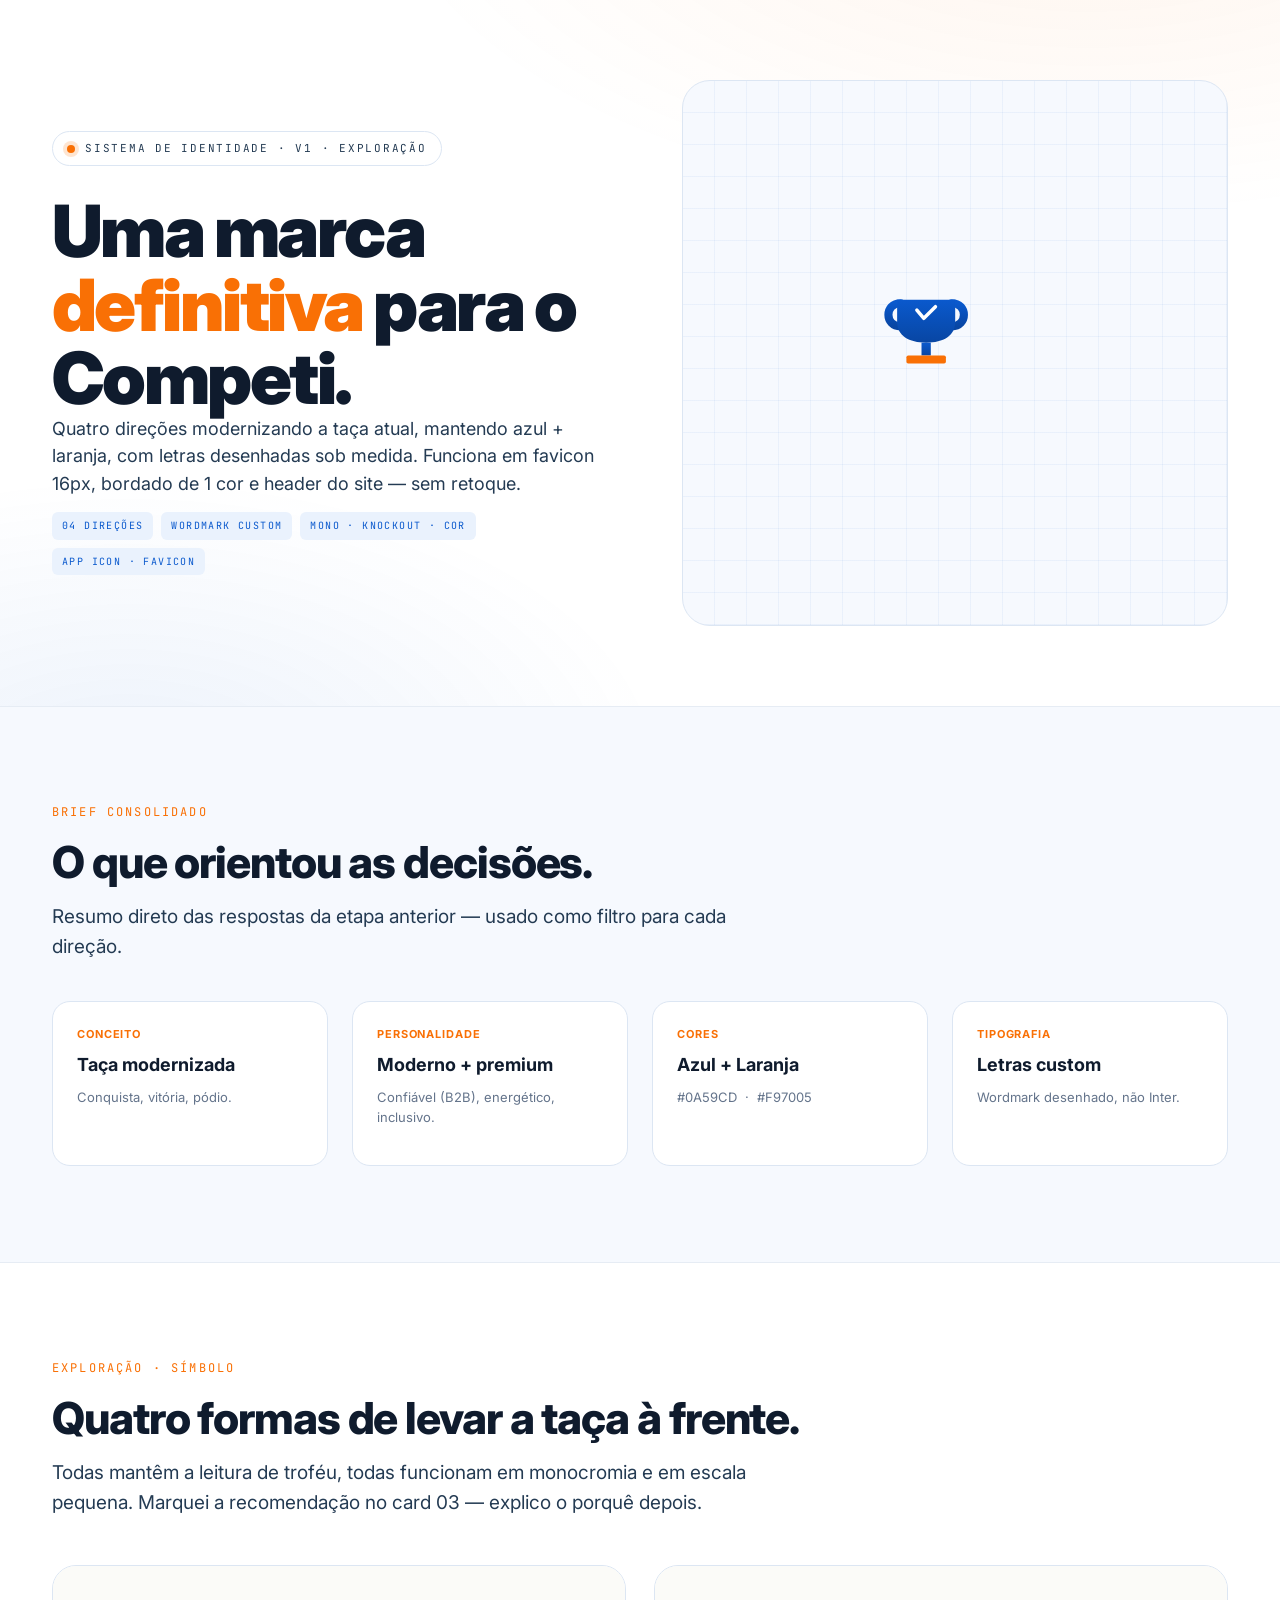
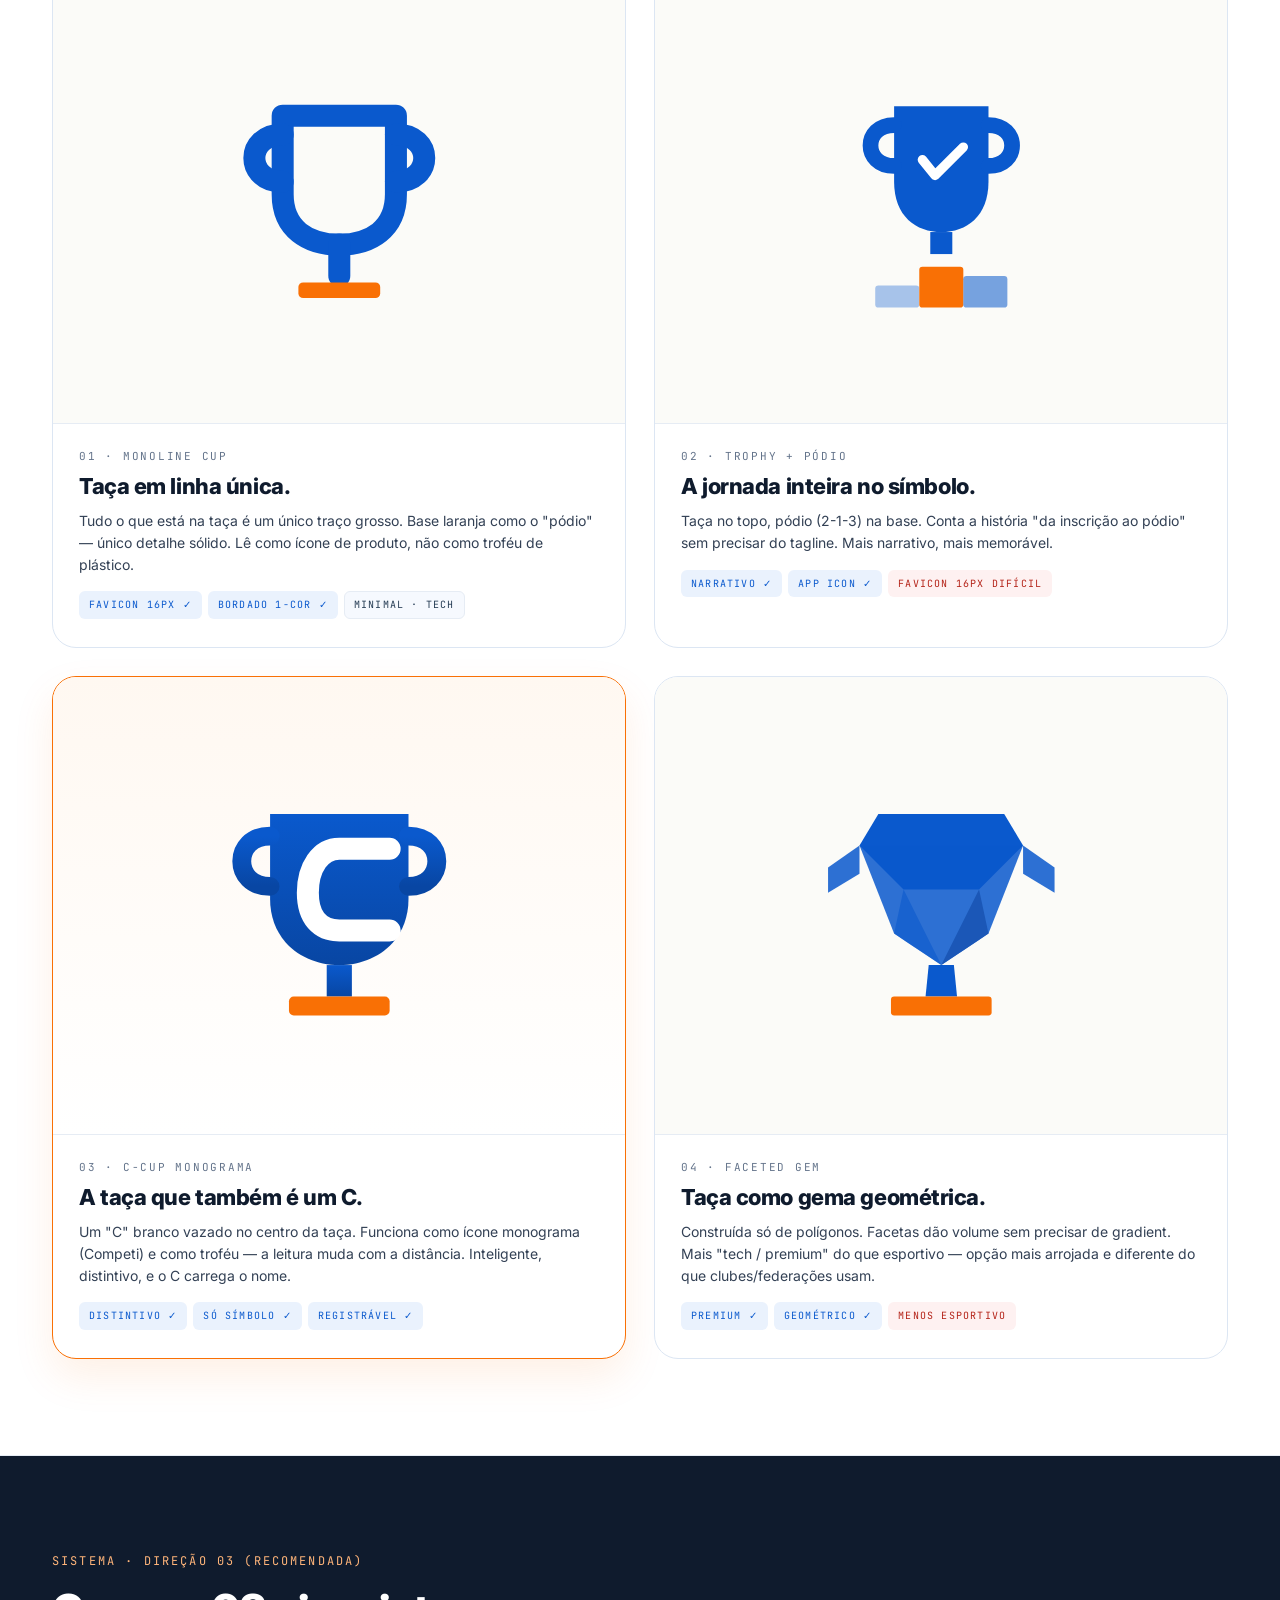
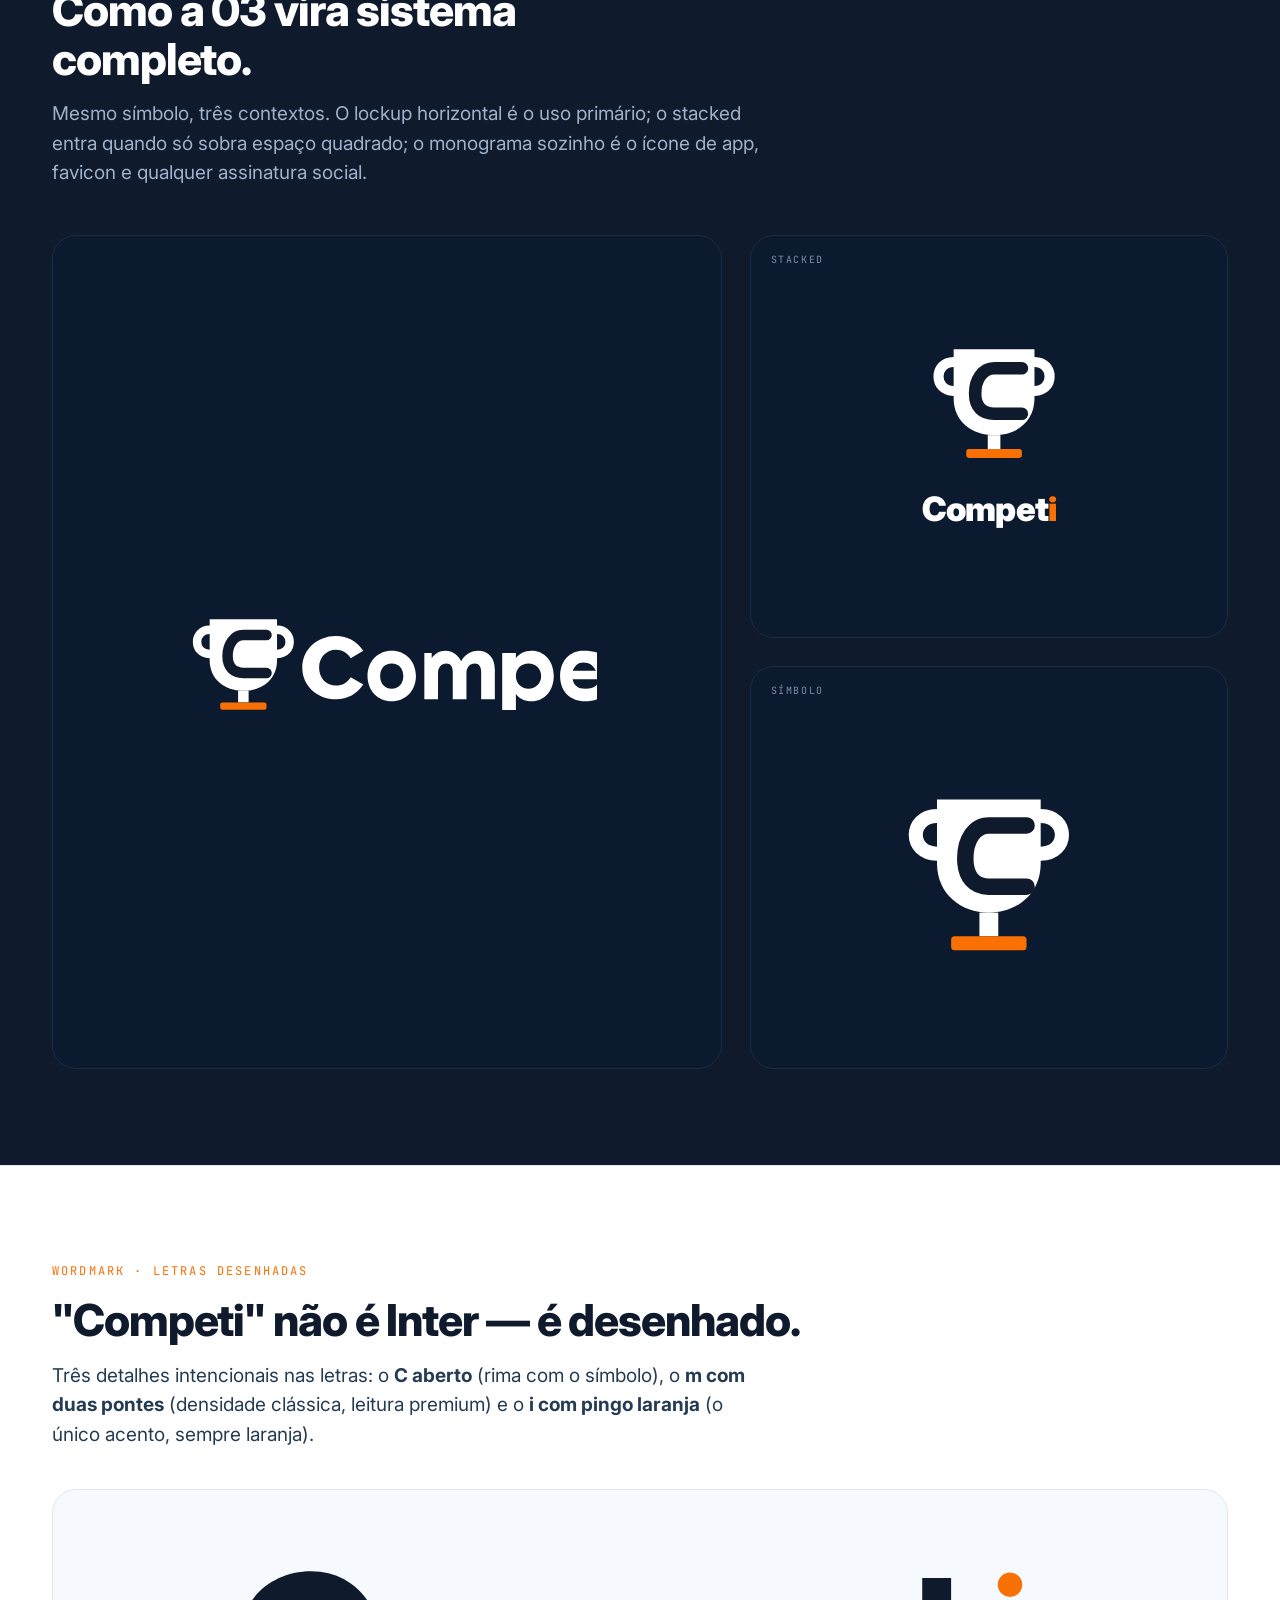
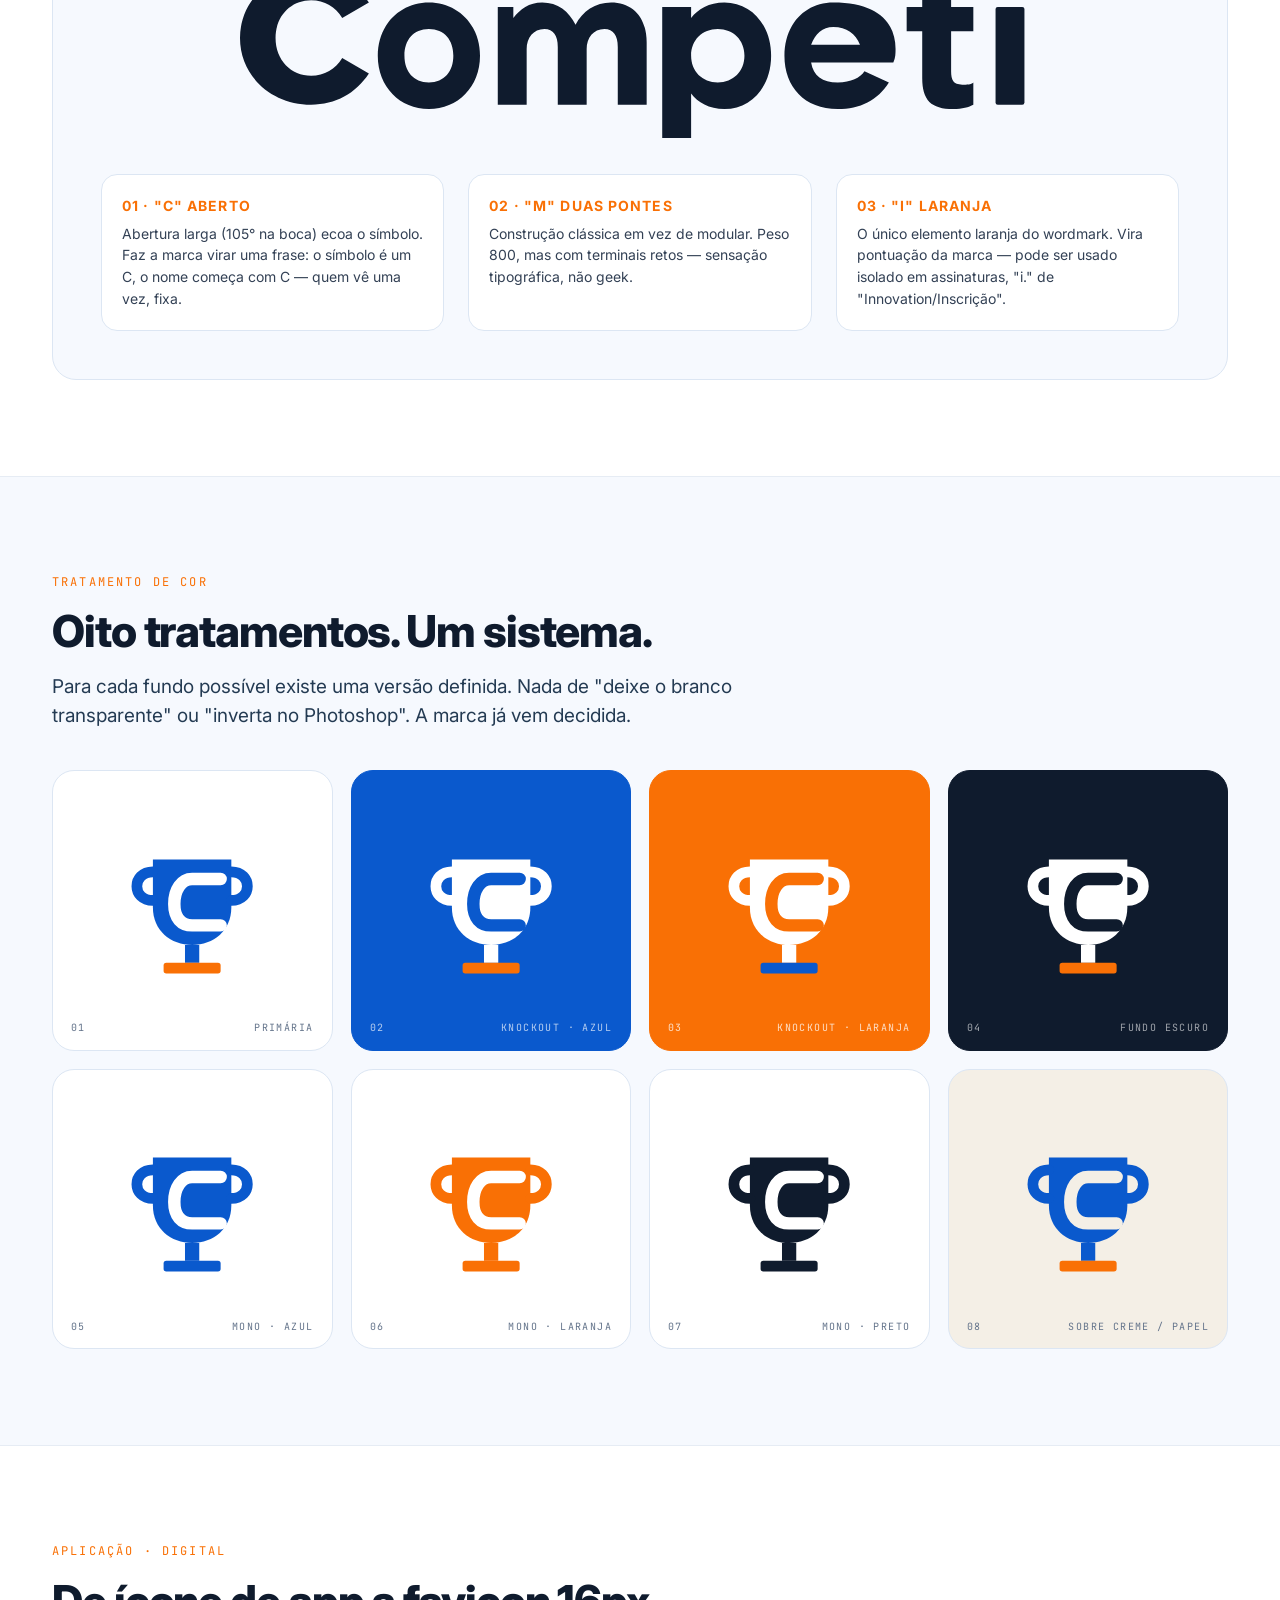
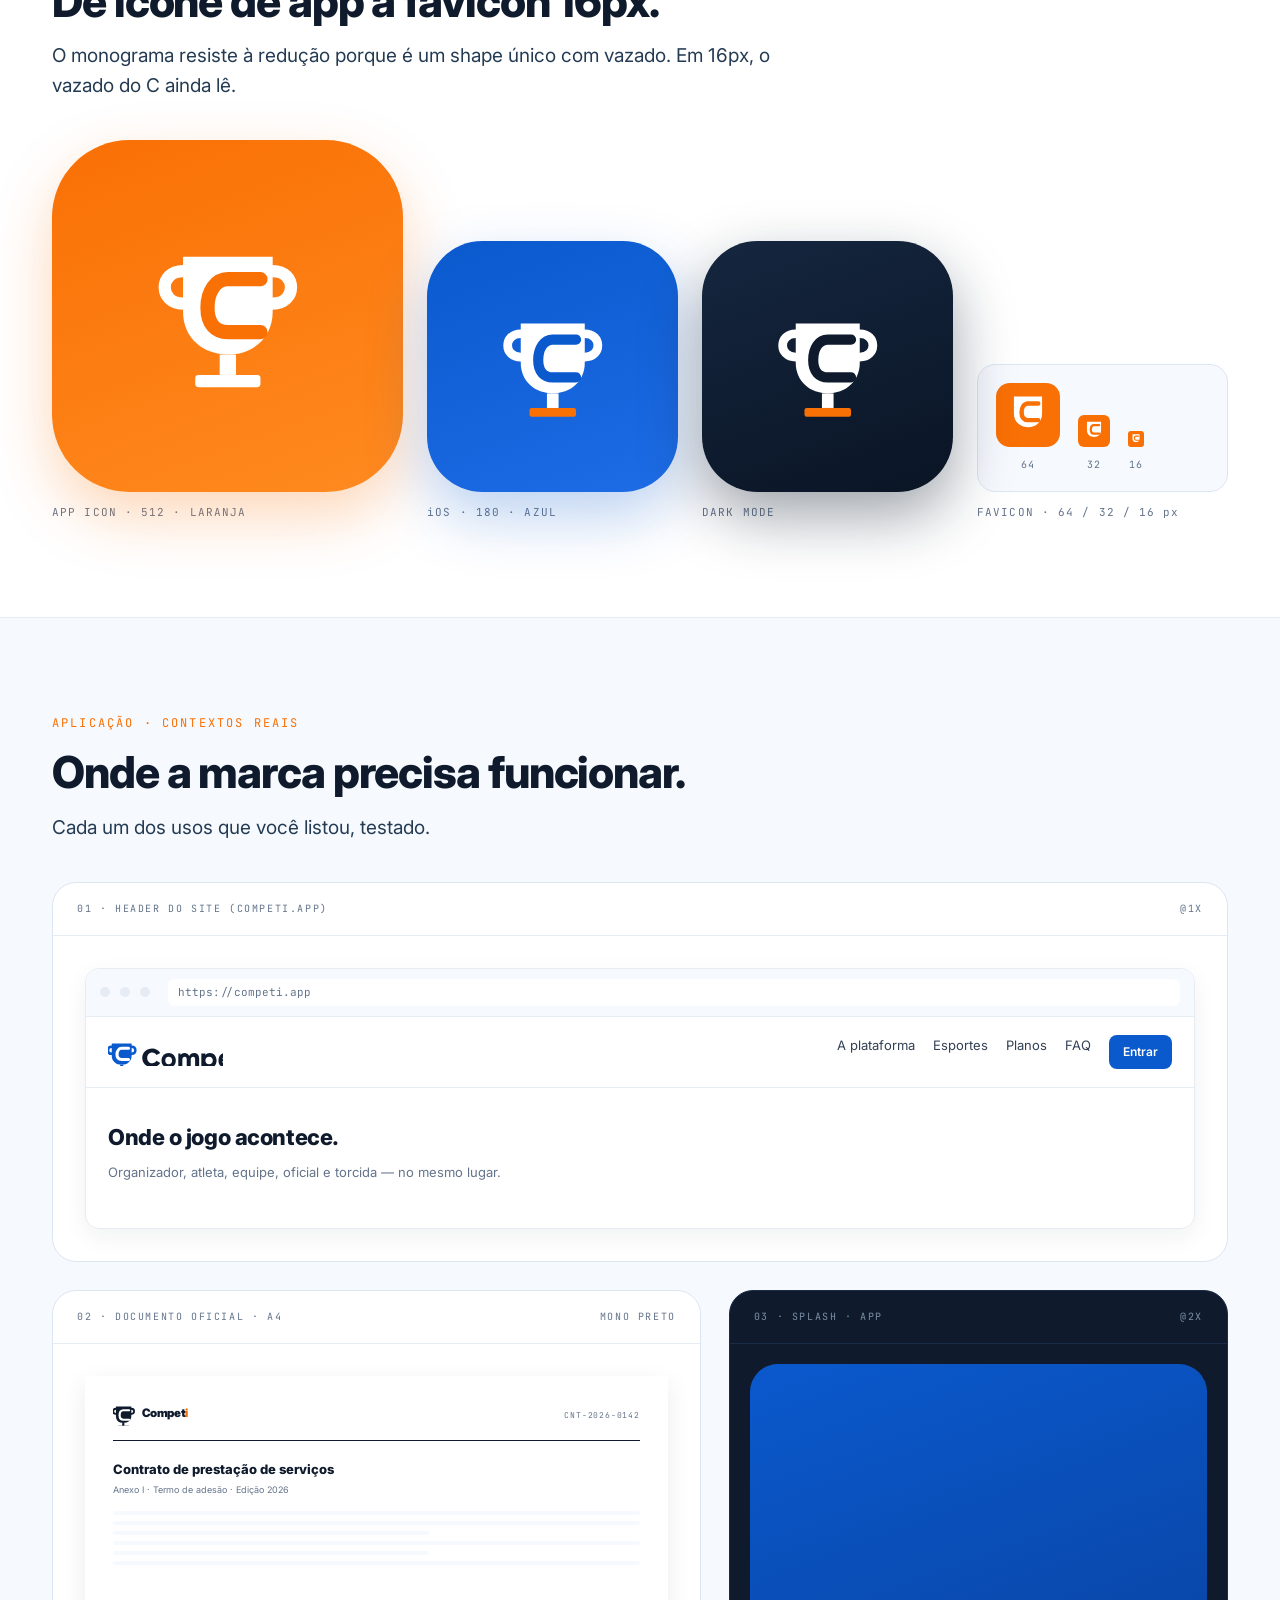
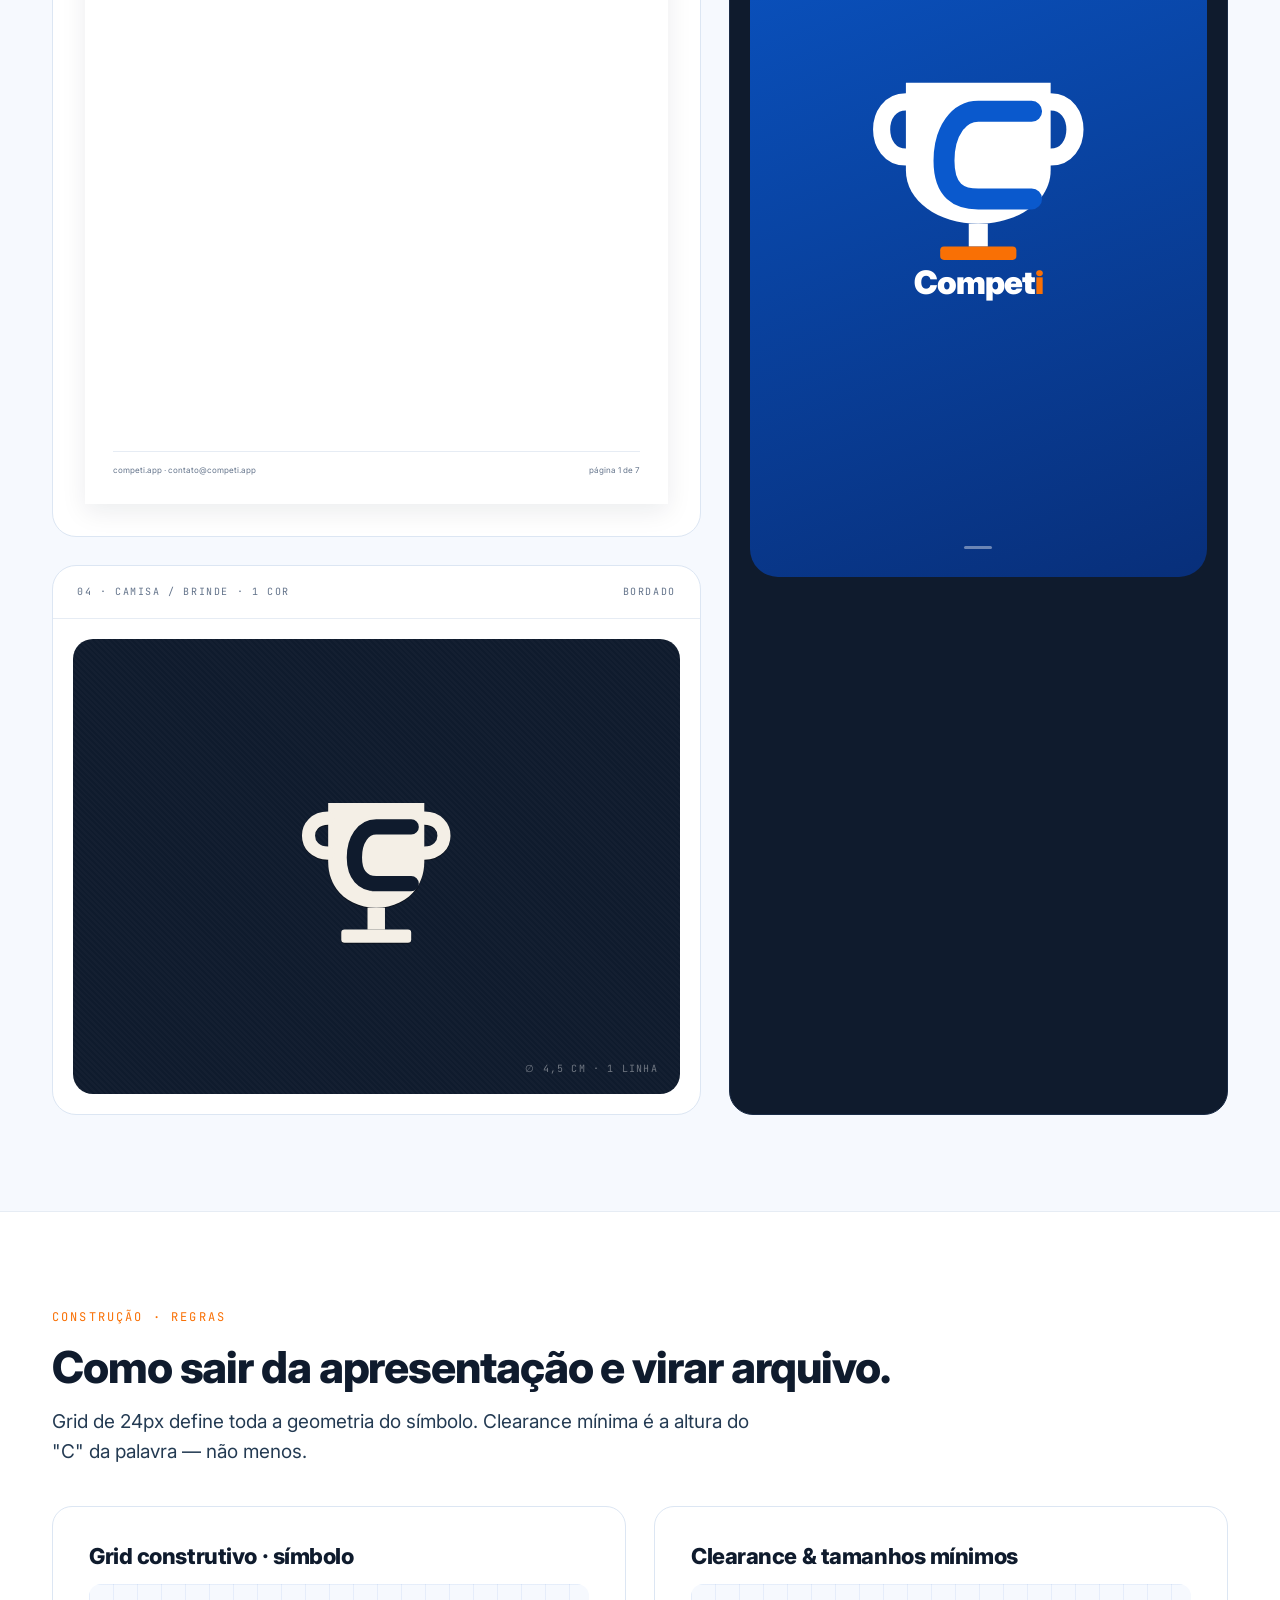
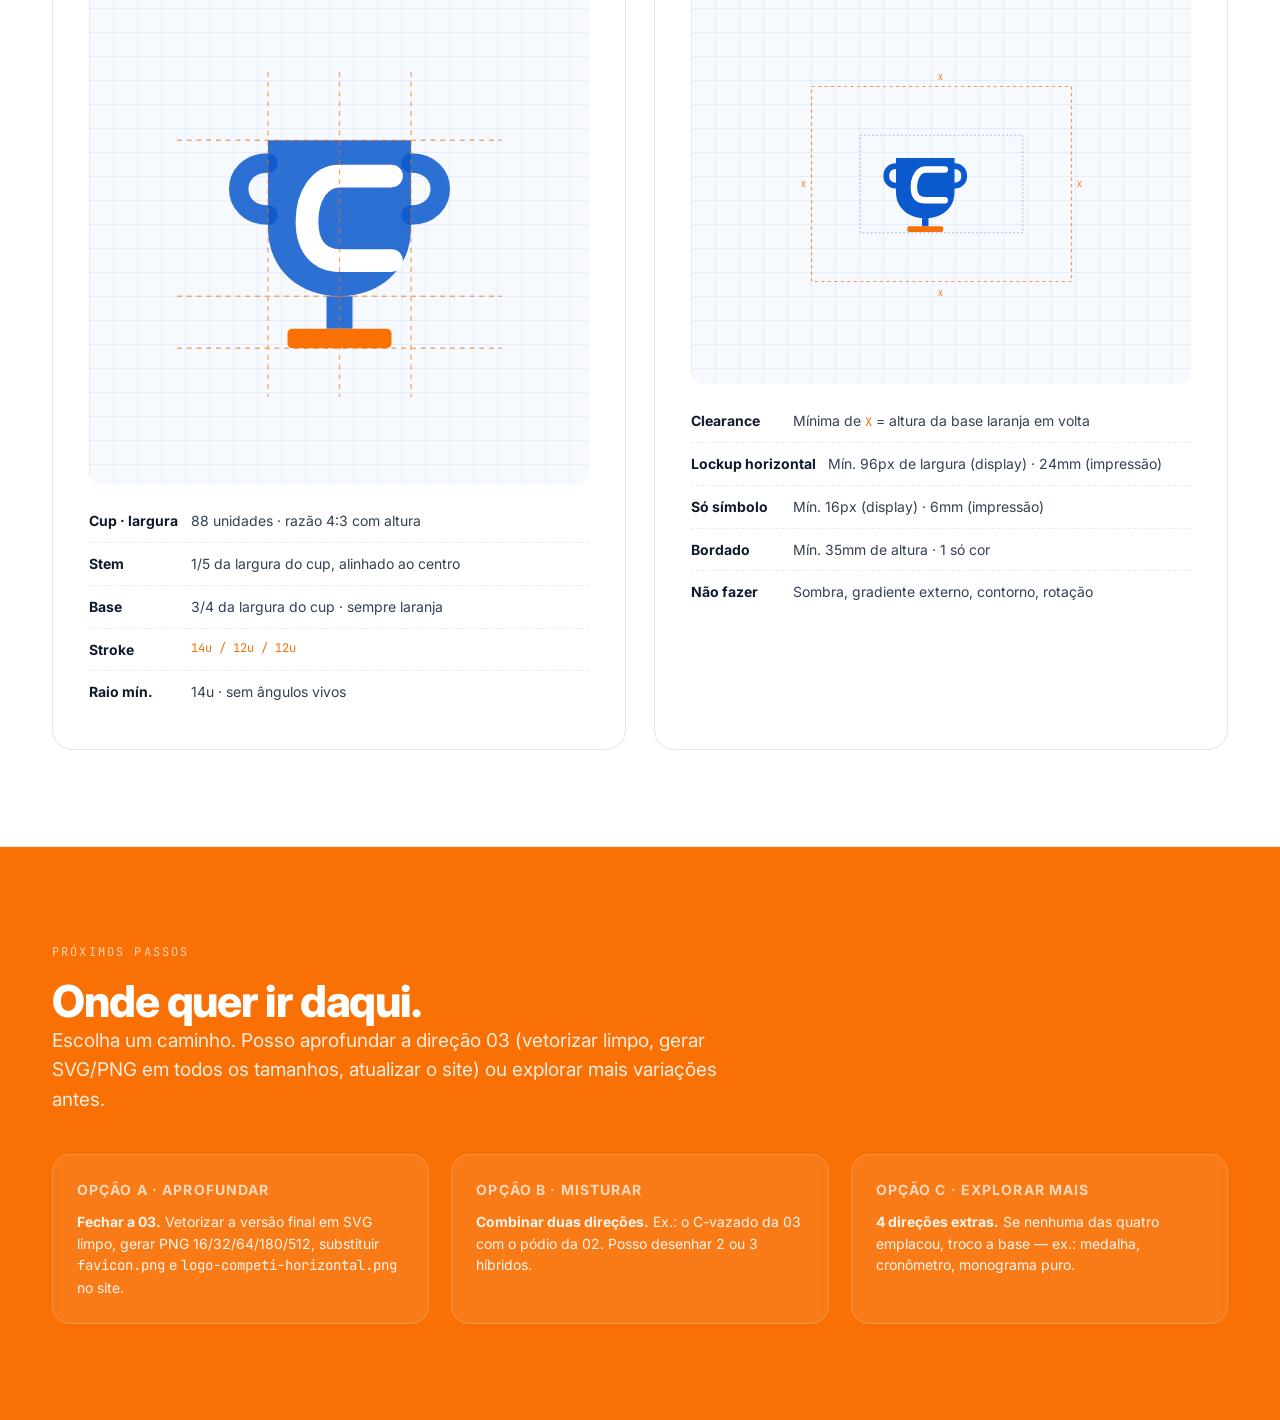
<file: Logo Competi.html>
<!DOCTYPE html>
<html lang="pt-BR">
<head>
<meta charset="UTF-8" />
<meta name="viewport" content="width=device-width, initial-scale=1.0" />
<title>Competi — Sistema de identidade</title>
<link rel="preconnect" href="https://fonts.googleapis.com" />
<link rel="preconnect" href="https://fonts.gstatic.com" crossorigin />
<link href="https://fonts.googleapis.com/css2?family=Inter:wght@400;500;600;700;800;900&family=JetBrains+Mono:wght@400;500&display=swap" rel="stylesheet" />
<style>
  :root {
    --blue: #0A59CD;
    --blue-700: #1B57B7;
    --blue-050: #EAF2FD;
    --orange: #F97005;
    --orange-400: #F99A08;
    --orange-050: #FFF1E4;
    --ink: #0F1B2D;
    --graphite: #243B53;
    --text: #334155;
    --muted: #64748B;
    --hairline: #E6ECF4;
    --border: #DCE6F3;
    --cool: #F6F9FE;
    --warm: #FBFBF8;
    --paper: #FFFFFF;
  }
  * { box-sizing: border-box; }
  html, body { margin: 0; padding: 0; }
  body {
    font-family: 'Inter', -apple-system, BlinkMacSystemFont, sans-serif;
    color: var(--text);
    background: var(--paper);
    -webkit-font-smoothing: antialiased;
    line-height: 1.55;
  }
  .wrap { max-width: 1240px; margin: 0 auto; padding: 0 32px; }
  .mono { font-family: 'JetBrains Mono', monospace; }

  /* ---------- Section frame ---------- */
  section { padding: 96px 0; border-top: 1px solid var(--hairline); }
  section:first-of-type { border-top: 0; }
  .eyebrow {
    font-family: 'JetBrains Mono', monospace;
    font-size: 12px;
    letter-spacing: 0.18em;
    text-transform: uppercase;
    color: var(--orange);
    margin-bottom: 16px;
  }
  h1, h2, h3, h4 { color: var(--ink); margin: 0; font-weight: 800; letter-spacing: -0.02em; }
  h1 { font-size: 72px; line-height: 1.02; letter-spacing: -0.035em; font-weight: 900; }
  h2 { font-size: 44px; line-height: 1.1; letter-spacing: -0.025em; }
  h3 { font-size: 22px; line-height: 1.25; }
  h4 { font-size: 14px; letter-spacing: 0.08em; text-transform: uppercase; color: var(--muted); font-weight: 700; }
  p { margin: 0 0 14px; max-width: 64ch; }
  p.lead { font-size: 19px; color: var(--graphite); max-width: 60ch; }
  .muted { color: var(--muted); }

  /* ---------- HERO ---------- */
  .hero {
    padding: 80px 0 80px;
    background:
      radial-gradient(1200px 600px at 85% -20%, rgba(249, 112, 5, 0.08), transparent 60%),
      radial-gradient(900px 500px at 10% 110%, rgba(10, 89, 205, 0.08), transparent 60%),
      var(--paper);
  }
  .hero-grid {
    display: grid;
    grid-template-columns: 1.05fr 1fr;
    gap: 56px;
    align-items: center;
  }
  .hero-tag {
    display: inline-flex; align-items: center; gap: 10px;
    background: var(--paper);
    border: 1px solid var(--border);
    padding: 8px 14px; border-radius: 999px;
    font-family: 'JetBrains Mono', monospace;
    font-size: 11px;
    letter-spacing: 0.16em;
    text-transform: uppercase;
    color: var(--graphite);
    margin-bottom: 28px;
  }
  .hero-tag .pulse { width: 8px; height: 8px; border-radius: 50%; background: var(--orange); box-shadow: 0 0 0 4px rgba(249,112,5,0.18); }
  .hero h1 .accent { color: var(--orange); }
  .hero p { font-size: 18px; }

  .hero-stage {
    background: var(--cool);
    border: 1px solid var(--border);
    border-radius: 28px;
    aspect-ratio: 1 / 1;
    display: grid; place-items: center;
    position: relative;
    overflow: hidden;
  }
  .hero-stage::before {
    content: ""; position: absolute; inset: 0;
    background-image:
      linear-gradient(to right, rgba(10,89,205,0.05) 1px, transparent 1px),
      linear-gradient(to bottom, rgba(10,89,205,0.05) 1px, transparent 1px);
    background-size: 32px 32px;
    background-position: -1px -1px;
  }
  .hero-stage svg { position: relative; width: 64%; height: auto; }

  /* ---------- Brief recap ---------- */
  .brief { background: var(--cool); }
  .brief-grid {
    display: grid; grid-template-columns: repeat(4, 1fr); gap: 24px;
    margin-top: 40px;
  }
  .brief-card {
    background: var(--paper);
    border: 1px solid var(--border);
    border-radius: 18px;
    padding: 24px;
  }
  .brief-card h4 { color: var(--orange); font-size: 11px; margin-bottom: 8px; }
  .brief-card .val { font-size: 18px; font-weight: 700; color: var(--ink); }

  /* ---------- Directions grid ---------- */
  .dir-grid {
    display: grid; grid-template-columns: repeat(2, 1fr); gap: 28px;
    margin-top: 48px;
  }
  .dir-card {
    border: 1px solid var(--border);
    border-radius: 24px;
    overflow: hidden;
    background: var(--paper);
    display: flex; flex-direction: column;
    position: relative;
  }
  .dir-card.is-pick { border-color: var(--orange); box-shadow: 0 18px 40px rgba(249,112,5,0.10); }
  .dir-stage {
    aspect-ratio: 5 / 4;
    background: var(--warm);
    border-bottom: 1px solid var(--hairline);
    display: grid; place-items: center;
    position: relative;
  }
  .dir-stage svg { width: 55%; height: auto; }
  .dir-card.is-pick .dir-stage { background: linear-gradient(180deg, #FFF8F1 0%, #FFFFFF 100%); }
  .recommended {
    position: absolute; top: 16px; left: 16px;
    background: var(--orange); color: white;
    font-family: 'JetBrains Mono', monospace;
    font-size: 10px; letter-spacing: 0.16em; text-transform: uppercase;
    padding: 6px 10px; border-radius: 999px;
    font-weight: 600;
  }
  .dir-meta { padding: 24px 26px 28px; }
  .dir-num {
    font-family: 'JetBrains Mono', monospace;
    font-size: 11px; color: var(--muted); letter-spacing: 0.16em;
    margin-bottom: 8px;
  }
  .dir-card h3 { margin-bottom: 10px; }
  .dir-meta p { font-size: 14px; color: var(--text); margin-bottom: 16px; }
  .dir-tags { display: flex; flex-wrap: wrap; gap: 6px; }
  .dir-tag {
    font-family: 'JetBrains Mono', monospace;
    font-size: 10px; letter-spacing: 0.12em; text-transform: uppercase;
    background: var(--cool); color: var(--graphite);
    padding: 5px 9px; border-radius: 6px;
    border: 1px solid var(--hairline);
  }
  .dir-tag.pos { background: var(--blue-050); color: var(--blue); border-color: transparent; }
  .dir-tag.neg { background: #FEF1F1; color: #B42318; border-color: transparent; }

  /* ---------- System (recommended) ---------- */
  .system { background: var(--ink); color: #C6D2E3; }
  .system h2, .system h3, .system h4 { color: white; }
  .system .muted { color: #7B8FA8; }
  .system-grid {
    display: grid; grid-template-columns: 1.4fr 1fr; gap: 28px; margin-top: 48px;
  }
  .lockup-primary {
    background: #0B1A2E;
    border: 1px solid #1B2C46;
    border-radius: 24px;
    padding: 64px;
    display: grid; place-items: center;
    min-height: 360px;
  }
  .lockup-primary svg { width: 78%; height: auto; }
  .system-side { display: grid; grid-template-rows: 1fr 1fr; gap: 28px; }
  .system-cell {
    background: #0B1A2E;
    border: 1px solid #1B2C46;
    border-radius: 24px;
    padding: 32px;
    display: grid; place-items: center;
    position: relative;
  }
  .system-cell .label {
    position: absolute; top: 16px; left: 20px;
    font-family: 'JetBrains Mono', monospace;
    font-size: 10px; letter-spacing: 0.16em; text-transform: uppercase;
    color: #7B8FA8;
  }
  .system-cell svg { max-width: 70%; max-height: 70%; }

  /* ---------- Color grid ---------- */
  .color-grid {
    display: grid; grid-template-columns: repeat(4, 1fr); gap: 18px;
    margin-top: 40px;
  }
  .swatch {
    aspect-ratio: 1 / 1;
    border-radius: 22px;
    display: grid; place-items: center;
    position: relative;
    border: 1px solid var(--border);
    overflow: hidden;
  }
  .swatch svg { width: 64%; height: auto; }
  .swatch .tag {
    position: absolute; bottom: 14px; left: 18px; right: 18px;
    font-family: 'JetBrains Mono', monospace;
    font-size: 10px; letter-spacing: 0.14em; text-transform: uppercase;
    display: flex; justify-content: space-between;
    color: var(--muted);
  }
  .swatch.s-primary { background: var(--paper); }
  .swatch.s-blue { background: var(--blue); border-color: var(--blue); }
  .swatch.s-blue .tag { color: rgba(255,255,255,0.7); }
  .swatch.s-orange { background: var(--orange); border-color: var(--orange); }
  .swatch.s-orange .tag { color: rgba(255,255,255,0.78); }
  .swatch.s-black { background: var(--ink); border-color: var(--ink); }
  .swatch.s-black .tag { color: rgba(255,255,255,0.6); }
  .swatch.s-cream { background: #F4EFE6; }
  .swatch.s-mono { background: var(--paper); }
  .swatch.s-blueknockout { background: var(--blue); border-color: var(--blue); }
  .swatch.s-blueknockout .tag { color: rgba(255,255,255,0.7); }

  /* ---------- App icon ---------- */
  .icon-row {
    display: grid; grid-template-columns: 1.4fr 1fr 1fr 1fr; gap: 24px; align-items: end;
    margin-top: 40px;
  }
  .ai-tile {
    background: linear-gradient(160deg, var(--orange) 0%, #FF8A1F 100%);
    border-radius: 22%;
    aspect-ratio: 1 / 1;
    display: grid; place-items: center;
    box-shadow: 0 24px 60px rgba(249,112,5,0.28);
    position: relative;
    overflow: hidden;
  }
  .ai-tile svg { width: 58%; }
  .ai-caption { font-family: 'JetBrains Mono', monospace; font-size: 11px; color: var(--muted); margin-top: 12px; letter-spacing: 0.1em; }
  .ai-tile.t-512 { border-radius: 22%; }
  .ai-tile.t-180 { border-radius: 22%; }
  .ai-tile.t-blue { background: linear-gradient(160deg, var(--blue) 0%, #1E6CE6 100%); box-shadow: 0 24px 60px rgba(10,89,205,0.28); }
  .ai-tile.t-dark { background: linear-gradient(160deg, #15263F 0%, #0A1525 100%); box-shadow: 0 24px 60px rgba(15,27,45,0.4); }

  .favicon-row {
    display: flex; gap: 36px; align-items: flex-end;
    margin-top: 28px;
    padding: 28px;
    background: var(--cool);
    border-radius: 18px;
    border: 1px solid var(--border);
  }
  .fav { display: flex; flex-direction: column; align-items: center; gap: 10px; }
  .fav svg { background: var(--paper); border: 1px solid var(--border); border-radius: 4px; }
  .fav .lab { font-family: 'JetBrains Mono', monospace; font-size: 10px; color: var(--muted); letter-spacing: 0.12em; }

  /* ---------- Wordmark study ---------- */
  .word-study {
    background: var(--cool);
    border: 1px solid var(--border);
    border-radius: 24px;
    padding: 48px;
    margin-top: 40px;
  }
  .word-large { width: 100%; height: auto; max-height: 200px; display: block; margin: 0 auto; }
  .word-notes { display: grid; grid-template-columns: repeat(3, 1fr); gap: 24px; margin-top: 36px; }
  .word-note { padding: 20px; background: var(--paper); border: 1px solid var(--border); border-radius: 16px; }
  .word-note h4 { color: var(--orange); margin-bottom: 6px; }
  .word-note p { font-size: 14px; margin: 0; }

  /* ---------- Usage / contexts ---------- */
  .ctx-grid {
    display: grid; grid-template-columns: 1.3fr 1fr; gap: 28px;
    margin-top: 40px;
  }
  .ctx-card {
    background: var(--paper);
    border: 1px solid var(--border);
    border-radius: 24px;
    overflow: hidden;
  }
  .ctx-card.dark { background: var(--ink); border-color: #1B2C46; }
  .ctx-header { padding: 18px 24px; border-bottom: 1px solid var(--hairline); display: flex; justify-content: space-between; align-items: center; }
  .ctx-card.dark .ctx-header { border-color: #1B2C46; }
  .ctx-label { font-family: 'JetBrains Mono', monospace; font-size: 10px; letter-spacing: 0.16em; text-transform: uppercase; color: var(--muted); }
  .ctx-body { padding: 32px; }

  /* Browser mock */
  .browser {
    background: var(--paper);
    border: 1px solid var(--hairline);
    border-radius: 14px;
    overflow: hidden;
    box-shadow: 0 8px 24px rgba(15,27,45,0.06);
  }
  .browser-bar { background: var(--cool); padding: 10px 14px; display: flex; align-items: center; gap: 10px; border-bottom: 1px solid var(--hairline); }
  .browser-bar .dot { width: 10px; height: 10px; border-radius: 50%; background: var(--hairline); }
  .browser-bar .url { flex: 1; background: var(--paper); border-radius: 6px; padding: 5px 10px; font-family: 'JetBrains Mono', monospace; font-size: 11px; color: var(--muted); margin-left: 8px; }
  .site-header { display: flex; align-items: center; justify-content: space-between; padding: 18px 22px; border-bottom: 1px solid var(--hairline); }
  .site-header svg { height: 28px; width: auto; }
  .site-nav { display: flex; gap: 18px; font-size: 13px; color: var(--text); }
  .site-cta { background: var(--blue); color: white; padding: 8px 14px; border-radius: 8px; font-size: 12px; font-weight: 600; }
  .site-body { padding: 32px 22px; }
  .site-body h5 { margin: 0 0 8px; font-size: 22px; color: var(--ink); font-weight: 800; letter-spacing: -0.02em; }
  .site-body p { font-size: 13px; color: var(--muted); }

  /* Document mock */
  .doc {
    background: white;
    aspect-ratio: 1 / 1.25;
    padding: 28px;
    box-shadow: 0 8px 24px rgba(15,27,45,0.08);
    display: flex; flex-direction: column;
    font-size: 10px;
  }
  .doc-head { display: flex; justify-content: space-between; align-items: center; padding-bottom: 14px; border-bottom: 1px solid var(--ink); }
  .doc-head svg { height: 22px; }
  .doc-head .ref { font-family: 'JetBrains Mono', monospace; font-size: 8px; color: var(--muted); letter-spacing: 0.1em; }
  .doc-title { font-size: 13px; font-weight: 800; color: var(--ink); margin: 18px 0 4px; }
  .doc-sub { color: var(--muted); margin-bottom: 14px; font-size: 9px; }
  .doc-line { height: 4px; background: var(--cool); border-radius: 2px; margin-bottom: 6px; }
  .doc-line.short { width: 60%; }
  .doc-foot { margin-top: auto; display: flex; justify-content: space-between; align-items: center; padding-top: 12px; border-top: 1px solid var(--hairline); color: var(--muted); font-size: 8px; }

  /* Splash mock */
  .splash {
    background: linear-gradient(160deg, var(--blue) 0%, #082F7A 100%);
    aspect-ratio: 9 / 16;
    border-radius: 28px;
    display: grid; place-items: center;
    position: relative;
    overflow: hidden;
  }
  .splash svg { width: 50%; height: auto; }
  .splash::after {
    content: ""; position: absolute; bottom: 28px; left: 50%;
    transform: translateX(-50%);
    width: 28px; height: 3px;
    background: rgba(255,255,255,0.4);
    border-radius: 2px;
  }

  /* Embroidery mock */
  .embroidery {
    background: var(--ink);
    aspect-ratio: 4 / 3;
    border-radius: 20px;
    display: grid; place-items: center;
    position: relative;
    background-image:
      repeating-linear-gradient(45deg, rgba(255,255,255,0.02) 0 2px, transparent 2px 4px);
  }
  .embroidery svg { width: 36%; filter: drop-shadow(0 1px 0 rgba(0,0,0,0.4)); }
  .embroidery .pin {
    position: absolute; bottom: 18px; right: 22px;
    font-family: 'JetBrains Mono', monospace; font-size: 10px;
    color: rgba(255,255,255,0.4); letter-spacing: 0.12em;
  }

  /* ---------- Construction ---------- */
  .construct {
    display: grid; grid-template-columns: 1fr 1fr; gap: 28px;
    margin-top: 40px;
  }
  .construct-card { background: var(--paper); border: 1px solid var(--border); border-radius: 20px; padding: 36px; }
  .construct-stage {
    background: var(--cool);
    border-radius: 12px;
    aspect-ratio: 1 / 1;
    position: relative;
    display: grid; place-items: center;
    overflow: hidden;
  }
  .construct-stage svg { width: 65%; height: auto; position: relative; z-index: 2; }
  .construct-stage::before {
    content: ""; position: absolute; inset: 0;
    background-image:
      linear-gradient(to right, rgba(10,89,205,0.07) 1px, transparent 1px),
      linear-gradient(to bottom, rgba(10,89,205,0.07) 1px, transparent 1px);
    background-size: 24px 24px;
  }
  .construct-notes ul { padding: 0; margin: 16px 0 0; list-style: none; }
  .construct-notes li {
    display: flex; gap: 12px; padding: 10px 0; border-bottom: 1px dashed var(--hairline);
    font-size: 14px;
  }
  .construct-notes li:last-child { border-bottom: 0; }
  .construct-notes li b { color: var(--ink); font-weight: 700; min-width: 90px; }
  .construct-notes .mono { color: var(--orange); font-size: 12px; }

  /* ---------- Footer / next steps ---------- */
  .nextsteps {
    background: var(--orange);
    color: white;
  }
  .nextsteps h2 { color: white; }
  .nextsteps p { color: rgba(255,255,255,0.88); }
  .ns-grid { display: grid; grid-template-columns: repeat(3, 1fr); gap: 22px; margin-top: 40px; }
  .ns-card { background: rgba(255,255,255,0.08); border: 1px solid rgba(255,255,255,0.18); border-radius: 18px; padding: 24px; backdrop-filter: blur(8px); }
  .ns-card h4 { color: rgba(255,255,255,0.7); margin-bottom: 10px; }
  .ns-card p { font-size: 14px; margin: 0; color: rgba(255,255,255,0.92); }

  /* utility */
  .row { display: flex; gap: 12px; align-items: center; }
  .pillrow { display: flex; flex-wrap: wrap; gap: 8px; margin-top: 12px; }
  .pill {
    font-family: 'JetBrains Mono', monospace;
    font-size: 10px;
    letter-spacing: 0.14em;
    text-transform: uppercase;
    background: var(--blue-050);
    color: var(--blue);
    padding: 6px 10px;
    border-radius: 6px;
  }

</style>
</head>
<body>

<!-- ====== HERO ====== -->
<section class="hero">
  <div class="wrap hero-grid">
    <div>
      <div class="hero-tag"><span class="pulse"></span>Sistema de identidade · v1 · exploração</div>
      <h1>Uma marca <span class="accent">definitiva</span> para o Competi.</h1>
      <p class="lead">Quatro direções modernizando a taça atual, mantendo azul + laranja, com letras desenhadas sob medida. Funciona em favicon 16px, bordado de 1 cor e header do site — sem retoque.</p>
      <div class="pillrow">
        <span class="pill">04 direções</span>
        <span class="pill">Wordmark custom</span>
        <span class="pill">Mono · Knockout · Cor</span>
        <span class="pill">App icon · Favicon</span>
      </div>
    </div>
    <div class="hero-stage" aria-label="Direção recomendada">
      <!-- Big preview of recommended lockup -->
      <svg viewBox="0 0 600 400" xmlns="http://www.w3.org/2000/svg">
        <defs>
          <linearGradient id="cupG" x1="0" y1="0" x2="0" y2="1">
            <stop offset="0" stop-color="#0A59CD"/>
            <stop offset="1" stop-color="#0846A3"/>
          </linearGradient>
        </defs>
        <!-- Symbol: Arc Cup -->
        <g transform="translate(170,90)">
          <!-- Left handle -->
          <path d="M 36 24 C 8 24 8 64 36 64" fill="none" stroke="url(#cupG)" stroke-width="14" stroke-linecap="round"/>
          <!-- Right handle -->
          <path d="M 124 24 C 152 24 152 64 124 64" fill="none" stroke="url(#cupG)" stroke-width="14" stroke-linecap="round"/>
          <!-- Cup body (closed bowl) -->
          <path d="M 30 18 L 130 18 L 130 56 C 130 80 110 92 80 92 C 50 92 30 80 30 56 Z" fill="url(#cupG)"/>
          <!-- Stem -->
          <rect x="72" y="92" width="16" height="22" fill="url(#cupG)"/>
          <!-- Base -->
          <rect x="46" y="114" width="68" height="14" rx="3" fill="#F97005"/>
          <!-- Inner accent -->
          <path d="M 64 36 L 76 50 L 96 30" fill="none" stroke="#FFFFFF" stroke-width="6" stroke-linecap="round" stroke-linejoin="round"/>
        </g>
      </svg>
    </div>
  </div>
</section>

<!-- ====== BRIEF RECAP ====== -->
<section class="brief">
  <div class="wrap">
    <div class="eyebrow">Brief consolidado</div>
    <h2>O que orientou as decisões.</h2>
    <p class="lead" style="margin-top:16px">Resumo direto das respostas da etapa anterior — usado como filtro para cada direção.</p>

    <div class="brief-grid">
      <div class="brief-card">
        <h4>Conceito</h4>
        <div class="val">Taça modernizada</div>
        <p class="muted" style="font-size:13px;margin-top:8px">Conquista, vitória, pódio.</p>
      </div>
      <div class="brief-card">
        <h4>Personalidade</h4>
        <div class="val">Moderno + premium</div>
        <p class="muted" style="font-size:13px;margin-top:8px">Confiável (B2B), energético, inclusivo.</p>
      </div>
      <div class="brief-card">
        <h4>Cores</h4>
        <div class="val">Azul + Laranja</div>
        <p class="muted" style="font-size:13px;margin-top:8px">#0A59CD &nbsp;·&nbsp; #F97005</p>
      </div>
      <div class="brief-card">
        <h4>Tipografia</h4>
        <div class="val">Letras custom</div>
        <p class="muted" style="font-size:13px;margin-top:8px">Wordmark desenhado, não Inter.</p>
      </div>
    </div>
  </div>
</section>

<!-- ====== 04 DIREÇÕES ====== -->
<section>
  <div class="wrap">
    <div class="eyebrow">Exploração · símbolo</div>
    <h2>Quatro formas de levar a taça à frente.</h2>
    <p class="lead" style="margin-top:16px">Todas mantêm a leitura de troféu, todas funcionam em monocromia e em escala pequena. Marquei a recomendação no card 03 — explico o porquê depois.</p>

    <div class="dir-grid">

      <!-- DIRECTION 01 — Monoline Cup -->
      <div class="dir-card">
        <div class="dir-stage">
          <svg viewBox="0 0 200 200" xmlns="http://www.w3.org/2000/svg">
            <!-- Monoline trophy: pure strokes -->
            <g fill="none" stroke="#0A59CD" stroke-width="14" stroke-linecap="round" stroke-linejoin="round">
              <!-- Cup outline -->
              <path d="M 64 50 L 64 100 C 64 122 80 132 100 132 C 120 132 136 122 136 100 L 136 50 Z"/>
              <!-- Left handle -->
              <path d="M 64 62 C 40 62 40 92 64 92"/>
              <!-- Right handle -->
              <path d="M 136 62 C 160 62 160 92 136 92"/>
              <!-- Stem -->
              <line x1="100" y1="132" x2="100" y2="152"/>
            </g>
            <!-- Base in orange -->
            <rect x="74" y="156" width="52" height="10" rx="3" fill="#F97005"/>
          </svg>
        </div>
        <div class="dir-meta">
          <div class="dir-num">01 · MONOLINE CUP</div>
          <h3>Taça em linha única.</h3>
          <p>Tudo o que está na taça é um único traço grosso. Base laranja como o "pódio" — único detalhe sólido. Lê como ícone de produto, não como troféu de plástico.</p>
          <div class="dir-tags">
            <span class="dir-tag pos">FAVICON 16px ✓</span>
            <span class="dir-tag pos">BORDADO 1-COR ✓</span>
            <span class="dir-tag">Minimal · Tech</span>
          </div>
        </div>
      </div>

      <!-- DIRECTION 02 — Trophy + Podium -->
      <div class="dir-card">
        <div class="dir-stage">
          <svg viewBox="0 0 200 200" xmlns="http://www.w3.org/2000/svg">
            <!-- Cup solid -->
            <path d="M 70 44 L 130 44 L 130 92 C 130 114 116 124 100 124 C 84 124 70 114 70 92 Z" fill="#0A59CD"/>
            <!-- Handles -->
            <path d="M 70 56 C 50 56 50 82 70 82" fill="none" stroke="#0A59CD" stroke-width="10" stroke-linecap="round"/>
            <path d="M 130 56 C 150 56 150 82 130 82" fill="none" stroke="#0A59CD" stroke-width="10" stroke-linecap="round"/>
            <!-- Star/check inside -->
            <path d="M 88 78 L 96 88 L 114 70" fill="none" stroke="white" stroke-width="6" stroke-linecap="round" stroke-linejoin="round"/>
            <!-- Stem -->
            <rect x="93" y="124" width="14" height="14" fill="#0A59CD"/>
            <!-- Podium (3 steps) -->
            <rect x="58"  y="158" width="28" height="14" rx="2" fill="#0A59CD" opacity="0.35"/>
            <rect x="86"  y="146" width="28" height="26" rx="2" fill="#F97005"/>
            <rect x="114" y="152" width="28" height="20" rx="2" fill="#0A59CD" opacity="0.55"/>
          </svg>
        </div>
        <div class="dir-meta">
          <div class="dir-num">02 · TROPHY + PÓDIO</div>
          <h3>A jornada inteira no símbolo.</h3>
          <p>Taça no topo, pódio (2-1-3) na base. Conta a história "da inscrição ao pódio" sem precisar do tagline. Mais narrativo, mais memorável.</p>
          <div class="dir-tags">
            <span class="dir-tag pos">NARRATIVO ✓</span>
            <span class="dir-tag pos">APP ICON ✓</span>
            <span class="dir-tag neg">FAVICON 16px difícil</span>
          </div>
        </div>
      </div>

      <!-- DIRECTION 03 — C-Cup (recommended) -->
      <div class="dir-card is-pick">
        <div class="recommended">★ Recomendada</div>
        <div class="dir-stage">
          <svg viewBox="0 0 200 200" xmlns="http://www.w3.org/2000/svg">
            <defs>
              <linearGradient id="d3g" x1="0" y1="0" x2="0" y2="1">
                <stop offset="0" stop-color="#0A59CD"/>
                <stop offset="1" stop-color="#0846A3"/>
              </linearGradient>
            </defs>
            <!-- C-cup: a cup whose mouth also reads as letter C -->
            <!-- Outer cup body -->
            <path d="M 56 42 L 144 42 L 144 96 C 144 122 124 138 100 138 C 76 138 56 122 56 96 Z" fill="url(#d3g)"/>
            <!-- Inner "C" cutout — opens to right -->
            <path d="M 132 64 L 100 64 C 88 64 80 76 80 92 C 80 108 88 116 100 116 L 132 116" fill="none" stroke="#FFFFFF" stroke-width="14" stroke-linecap="round" stroke-linejoin="round"/>
            <!-- Handles -->
            <path d="M 56 56 C 32 56 32 88 56 88" fill="none" stroke="url(#d3g)" stroke-width="12" stroke-linecap="round"/>
            <path d="M 144 56 C 168 56 168 88 144 88" fill="none" stroke="url(#d3g)" stroke-width="12" stroke-linecap="round"/>
            <!-- Stem -->
            <rect x="92" y="138" width="16" height="20" fill="url(#d3g)"/>
            <!-- Base orange -->
            <rect x="68" y="158" width="64" height="12" rx="3" fill="#F97005"/>
          </svg>
        </div>
        <div class="dir-meta">
          <div class="dir-num">03 · C-CUP MONOGRAMA</div>
          <h3>A taça que também é um C.</h3>
          <p>Um "C" branco vazado no centro da taça. Funciona como ícone monograma (Competi) e como troféu — a leitura muda com a distância. Inteligente, distintivo, e o C carrega o nome.</p>
          <div class="dir-tags">
            <span class="dir-tag pos">DISTINTIVO ✓</span>
            <span class="dir-tag pos">SÓ SÍMBOLO ✓</span>
            <span class="dir-tag pos">REGISTRÁVEL ✓</span>
          </div>
        </div>
      </div>

      <!-- DIRECTION 04 — Faceted gem -->
      <div class="dir-card">
        <div class="dir-stage">
          <svg viewBox="0 0 200 200" xmlns="http://www.w3.org/2000/svg">
            <!-- Faceted cup: hexagonal/polygonal -->
            <!-- Top edge -->
            <polygon points="60,42 140,42 152,62 124,90 76,90 48,62" fill="#0A59CD"/>
            <!-- Bottom bowl -->
            <polygon points="48,62 152,62 130,118 100,138 70,118" fill="#0A59CD" opacity="0.85"/>
            <!-- Highlight facet -->
            <polygon points="76,90 100,138 70,118" fill="#0A59CD" opacity="0.6"/>
            <polygon points="124,90 130,118 100,138" fill="#1B57B7"/>
            <!-- Handles as straight bars -->
            <path d="M 48 62 L 28 76 L 28 92 L 48 80" fill="#0A59CD" opacity="0.85"/>
            <path d="M 152 62 L 172 76 L 172 92 L 152 80" fill="#0A59CD" opacity="0.85"/>
            <!-- Stem -->
            <polygon points="92,138 108,138 110,158 90,158" fill="#0A59CD"/>
            <!-- Base -->
            <rect x="68" y="158" width="64" height="12" rx="2" fill="#F97005"/>
          </svg>
        </div>
        <div class="dir-meta">
          <div class="dir-num">04 · FACETED GEM</div>
          <h3>Taça como gema geométrica.</h3>
          <p>Construída só de polígonos. Facetas dão volume sem precisar de gradient. Mais "tech / premium" do que esportivo — opção mais arrojada e diferente do que clubes/federações usam.</p>
          <div class="dir-tags">
            <span class="dir-tag pos">PREMIUM ✓</span>
            <span class="dir-tag pos">GEOMÉTRICO ✓</span>
            <span class="dir-tag neg">Menos esportivo</span>
          </div>
        </div>
      </div>

    </div>
  </div>
</section>

<!-- ====== SISTEMA COMPLETO (recomendada) ====== -->
<section class="system">
  <div class="wrap">
    <div class="eyebrow" style="color:#FFB57A">Sistema · direção 03 (recomendada)</div>
    <h2 style="max-width:18ch">Como a 03 vira sistema completo.</h2>
    <p class="lead" style="color:#9FB1CC;margin-top:16px;max-width:60ch">Mesmo símbolo, três contextos. O lockup horizontal é o uso primário; o stacked entra quando só sobra espaço quadrado; o monograma sozinho é o ícone de app, favicon e qualquer assinatura social.</p>

    <div class="system-grid">

      <!-- Primary lockup -->
      <div class="lockup-primary">
        <svg viewBox="0 0 800 220" xmlns="http://www.w3.org/2000/svg" aria-label="Lockup primário">
          <!-- Symbol -->
          <g transform="translate(40,40)">
            <path d="M 24 8 L 152 8 L 152 86 C 152 122 124 144 88 144 C 52 144 24 122 24 86 Z" fill="#FFFFFF"/>
            <path d="M 132 38 L 88 38 C 70 38 58 56 58 78 C 58 100 70 110 88 110 L 132 110" fill="none" stroke="#0F1B2D" stroke-width="20" stroke-linecap="round" stroke-linejoin="round"/>
            <path d="M 24 28 C -8 28 -8 74 24 74" fill="none" stroke="#FFFFFF" stroke-width="16" stroke-linecap="round"/>
            <path d="M 152 28 C 184 28 184 74 152 74" fill="none" stroke="#FFFFFF" stroke-width="16" stroke-linecap="round"/>
            <rect x="78" y="144" width="20" height="22" fill="#FFFFFF"/>
            <rect x="44" y="166" width="88" height="14" rx="4" fill="#F97005"/>
          </g>
          <!-- Wordmark custom (drawn as paths) -->
          <g transform="translate(240,80)" fill="#FFFFFF">
            <!-- C -->
            <path d="M 64 0 C 28 0 0 26 0 60 C 0 94 28 120 64 120 C 86 120 104 110 116 92 L 92 78 C 86 88 76 94 64 94 C 46 94 32 80 32 60 C 32 40 46 26 64 26 C 76 26 86 32 92 42 L 116 28 C 104 10 86 0 64 0 Z"/>
            <!-- o -->
            <path d="M 170 28 C 144 28 124 48 124 76 C 124 104 144 124 170 124 C 196 124 216 104 216 76 C 216 48 196 28 170 28 Z M 170 52 C 184 52 192 62 192 76 C 192 90 184 100 170 100 C 156 100 148 90 148 76 C 148 62 156 52 170 52 Z"/>
            <!-- m -->
            <path d="M 232 32 L 232 120 L 258 120 L 258 70 C 258 60 264 52 274 52 C 282 52 286 58 286 68 L 286 120 L 312 120 L 312 70 C 312 60 318 52 328 52 C 336 52 340 58 340 68 L 340 120 L 366 120 L 366 64 C 366 42 354 28 334 28 C 320 28 308 36 302 48 C 296 36 286 28 272 28 C 260 28 252 34 246 42 L 246 32 Z"/>
            <!-- p -->
            <path d="M 380 32 L 380 168 L 406 168 L 406 110 C 412 118 422 124 436 124 C 460 124 478 104 478 76 C 478 48 460 28 436 28 C 422 28 412 34 406 42 L 406 32 Z M 430 52 C 444 52 454 62 454 76 C 454 90 444 100 430 100 C 416 100 406 90 406 76 C 406 62 416 52 430 52 Z"/>
            <!-- e -->
            <path d="M 534 28 C 508 28 490 48 490 76 C 490 104 508 124 538 124 C 558 124 574 116 584 100 L 562 90 C 558 96 550 100 538 100 C 524 100 516 94 514 82 L 588 82 C 590 78 590 74 590 70 C 590 46 574 28 534 28 Z M 534 50 C 546 50 554 56 558 66 L 514 66 C 518 56 524 50 534 50 Z"/>
            <!-- t (with orange flag accent) -->
            <path d="M 614 6 L 614 32 L 600 32 L 600 54 L 614 54 L 614 96 C 614 116 622 124 642 124 C 650 124 656 122 660 120 L 660 100 C 658 102 654 102 650 102 C 642 102 640 98 640 90 L 640 54 L 660 54 L 660 32 L 640 32 L 640 6 Z"/>
            <!-- i with orange dot -->
            <rect x="680" y="32" width="26" height="88" rx="2"/>
            <circle cx="693" cy="12" r="11" fill="#F97005"/>
          </g>
        </svg>
      </div>

      <!-- Side variants -->
      <div class="system-side">
        <!-- Stacked -->
        <div class="system-cell">
          <span class="label">Stacked</span>
          <svg viewBox="0 0 240 280" xmlns="http://www.w3.org/2000/svg" aria-label="Lockup empilhado">
            <g transform="translate(60,30)">
              <path d="M 24 8 L 152 8 L 152 86 C 152 122 124 144 88 144 C 52 144 24 122 24 86 Z" fill="#FFFFFF" transform="scale(0.75)"/>
              <path d="M 132 38 L 88 38 C 70 38 58 56 58 78 C 58 100 70 110 88 110 L 132 110" fill="none" stroke="#0F1B2D" stroke-width="20" stroke-linecap="round" stroke-linejoin="round" transform="scale(0.75)"/>
              <path d="M 24 28 C -8 28 -8 74 24 74" fill="none" stroke="#FFFFFF" stroke-width="16" stroke-linecap="round" transform="scale(0.75)"/>
              <path d="M 152 28 C 184 28 184 74 152 74" fill="none" stroke="#FFFFFF" stroke-width="16" stroke-linecap="round" transform="scale(0.75)"/>
              <rect x="78" y="144" width="20" height="22" fill="#FFFFFF" transform="scale(0.75)"/>
              <rect x="44" y="166" width="88" height="14" rx="4" fill="#F97005" transform="scale(0.75)"/>
            </g>
            <!-- "Competi" wordmark below, simplified for small render -->
            <text x="120" y="240" text-anchor="middle" fill="#FFFFFF" font-family="Inter" font-weight="900" font-size="40" letter-spacing="-1">Compet<tspan fill="#F97005">i</tspan></text>
          </svg>
        </div>
        <!-- Symbol only -->
        <div class="system-cell">
          <span class="label">Símbolo</span>
          <svg viewBox="0 0 200 200" xmlns="http://www.w3.org/2000/svg" aria-label="Só símbolo">
            <path d="M 56 42 L 144 42 L 144 96 C 144 122 124 138 100 138 C 76 138 56 122 56 96 Z" fill="#FFFFFF"/>
            <path d="M 132 64 L 100 64 C 88 64 80 76 80 92 C 80 108 88 116 100 116 L 132 116" fill="none" stroke="#0F1B2D" stroke-width="14" stroke-linecap="round" stroke-linejoin="round"/>
            <path d="M 56 56 C 32 56 32 88 56 88" fill="none" stroke="#FFFFFF" stroke-width="12" stroke-linecap="round"/>
            <path d="M 144 56 C 168 56 168 88 144 88" fill="none" stroke="#FFFFFF" stroke-width="12" stroke-linecap="round"/>
            <rect x="92" y="138" width="16" height="20" fill="#FFFFFF"/>
            <rect x="68" y="158" width="64" height="12" rx="3" fill="#F97005"/>
          </svg>
        </div>
      </div>
    </div>
  </div>
</section>

<!-- ====== WORDMARK STUDY ====== -->
<section>
  <div class="wrap">
    <div class="eyebrow">Wordmark · letras desenhadas</div>
    <h2>"Competi" não é Inter — é desenhado.</h2>
    <p class="lead" style="margin-top:16px">Três detalhes intencionais nas letras: o <b>C aberto</b> (rima com o símbolo), o <b>m com duas pontes</b> (densidade clássica, leitura premium) e o <b>i com pingo laranja</b> (o único acento, sempre laranja).</p>

    <div class="word-study">
      <svg viewBox="0 0 800 180" xmlns="http://www.w3.org/2000/svg" class="word-large" preserveAspectRatio="xMidYMid meet">
        <g transform="translate(40,30)" fill="#0F1B2D">
          <!-- C (open) -->
          <path d="M 64 0 C 28 0 0 26 0 60 C 0 94 28 120 64 120 C 86 120 104 110 116 92 L 92 78 C 86 88 76 94 64 94 C 46 94 32 80 32 60 C 32 40 46 26 64 26 C 76 26 86 32 92 42 L 116 28 C 104 10 86 0 64 0 Z"/>
          <!-- o -->
          <path d="M 170 28 C 144 28 124 48 124 76 C 124 104 144 124 170 124 C 196 124 216 104 216 76 C 216 48 196 28 170 28 Z M 170 52 C 184 52 192 62 192 76 C 192 90 184 100 170 100 C 156 100 148 90 148 76 C 148 62 156 52 170 52 Z"/>
          <!-- m (double bridge) -->
          <path d="M 232 32 L 232 120 L 258 120 L 258 70 C 258 60 264 52 274 52 C 282 52 286 58 286 68 L 286 120 L 312 120 L 312 70 C 312 60 318 52 328 52 C 336 52 340 58 340 68 L 340 120 L 366 120 L 366 64 C 366 42 354 28 334 28 C 320 28 308 36 302 48 C 296 36 286 28 272 28 C 260 28 252 34 246 42 L 246 32 Z"/>
          <!-- p (descender) -->
          <path d="M 380 32 L 380 168 L 406 168 L 406 110 C 412 118 422 124 436 124 C 460 124 478 104 478 76 C 478 48 460 28 436 28 C 422 28 412 34 406 42 L 406 32 Z M 430 52 C 444 52 454 62 454 76 C 454 90 444 100 430 100 C 416 100 406 90 406 76 C 406 62 416 52 430 52 Z"/>
          <!-- e -->
          <path d="M 534 28 C 508 28 490 48 490 76 C 490 104 508 124 538 124 C 558 124 574 116 584 100 L 562 90 C 558 96 550 100 538 100 C 524 100 516 94 514 82 L 588 82 C 590 78 590 74 590 70 C 590 46 574 28 534 28 Z M 534 50 C 546 50 554 56 558 66 L 514 66 C 518 56 524 50 534 50 Z"/>
          <!-- t -->
          <path d="M 614 6 L 614 32 L 600 32 L 600 54 L 614 54 L 614 96 C 614 116 622 124 642 124 C 650 124 656 122 660 120 L 660 100 C 658 102 654 102 650 102 C 642 102 640 98 640 90 L 640 54 L 660 54 L 660 32 L 640 32 L 640 6 Z"/>
          <!-- i -->
          <rect x="680" y="32" width="26" height="88" rx="2"/>
          <circle cx="693" cy="12" r="11" fill="#F97005"/>
        </g>

        <!-- Construction overlay annotations (subtle) -->
        <g stroke="#F97005" stroke-width="1" stroke-dasharray="2 3" fill="none" opacity="0.0"></g>
      </svg>

      <div class="word-notes">
        <div class="word-note">
          <h4>01 · "C" aberto</h4>
          <p>Abertura larga (105° na boca) ecoa o símbolo. Faz a marca virar uma frase: o símbolo é um C, o nome começa com C — quem vê uma vez, fixa.</p>
        </div>
        <div class="word-note">
          <h4>02 · "m" duas pontes</h4>
          <p>Construção clássica em vez de modular. Peso 800, mas com terminais retos — sensação tipográfica, não geek.</p>
        </div>
        <div class="word-note">
          <h4>03 · "i" laranja</h4>
          <p>O único elemento laranja do wordmark. Vira pontuação da marca — pode ser usado isolado em assinaturas, "i." de "Innovation/Inscrição".</p>
        </div>
      </div>
    </div>
  </div>
</section>

<!-- ====== COR ====== -->
<section style="background:var(--cool)">
  <div class="wrap">
    <div class="eyebrow">Tratamento de cor</div>
    <h2>Oito tratamentos. Um sistema.</h2>
    <p class="lead" style="margin-top:16px">Para cada fundo possível existe uma versão definida. Nada de "deixe o branco transparente" ou "inverta no Photoshop". A marca já vem decidida.</p>

    <div class="color-grid">
      <!-- 01 primária -->
      <div class="swatch s-primary">
        <svg viewBox="0 0 200 200" xmlns="http://www.w3.org/2000/svg">
          <path d="M 56 42 L 144 42 L 144 96 C 144 122 124 138 100 138 C 76 138 56 122 56 96 Z" fill="#0A59CD"/>
          <path d="M 132 64 L 100 64 C 88 64 80 76 80 92 C 80 108 88 116 100 116 L 132 116" fill="none" stroke="#FFFFFF" stroke-width="14" stroke-linecap="round" stroke-linejoin="round"/>
          <path d="M 56 56 C 32 56 32 88 56 88" fill="none" stroke="#0A59CD" stroke-width="12" stroke-linecap="round"/>
          <path d="M 144 56 C 168 56 168 88 144 88" fill="none" stroke="#0A59CD" stroke-width="12" stroke-linecap="round"/>
          <rect x="92" y="138" width="16" height="20" fill="#0A59CD"/>
          <rect x="68" y="158" width="64" height="12" rx="3" fill="#F97005"/>
        </svg>
        <div class="tag"><span>01</span><span>PRIMÁRIA</span></div>
      </div>

      <!-- 02 knockout branco (em azul) -->
      <div class="swatch s-blue">
        <svg viewBox="0 0 200 200" xmlns="http://www.w3.org/2000/svg">
          <path d="M 56 42 L 144 42 L 144 96 C 144 122 124 138 100 138 C 76 138 56 122 56 96 Z" fill="#FFFFFF"/>
          <path d="M 132 64 L 100 64 C 88 64 80 76 80 92 C 80 108 88 116 100 116 L 132 116" fill="none" stroke="#0A59CD" stroke-width="14" stroke-linecap="round" stroke-linejoin="round"/>
          <path d="M 56 56 C 32 56 32 88 56 88" fill="none" stroke="#FFFFFF" stroke-width="12" stroke-linecap="round"/>
          <path d="M 144 56 C 168 56 168 88 144 88" fill="none" stroke="#FFFFFF" stroke-width="12" stroke-linecap="round"/>
          <rect x="92" y="138" width="16" height="20" fill="#FFFFFF"/>
          <rect x="68" y="158" width="64" height="12" rx="3" fill="#F97005"/>
        </svg>
        <div class="tag"><span>02</span><span>KNOCKOUT · AZUL</span></div>
      </div>

      <!-- 03 knockout branco (em laranja) -->
      <div class="swatch s-orange">
        <svg viewBox="0 0 200 200" xmlns="http://www.w3.org/2000/svg">
          <path d="M 56 42 L 144 42 L 144 96 C 144 122 124 138 100 138 C 76 138 56 122 56 96 Z" fill="#FFFFFF"/>
          <path d="M 132 64 L 100 64 C 88 64 80 76 80 92 C 80 108 88 116 100 116 L 132 116" fill="none" stroke="#F97005" stroke-width="14" stroke-linecap="round" stroke-linejoin="round"/>
          <path d="M 56 56 C 32 56 32 88 56 88" fill="none" stroke="#FFFFFF" stroke-width="12" stroke-linecap="round"/>
          <path d="M 144 56 C 168 56 168 88 144 88" fill="none" stroke="#FFFFFF" stroke-width="12" stroke-linecap="round"/>
          <rect x="92" y="138" width="16" height="20" fill="#FFFFFF"/>
          <rect x="68" y="158" width="64" height="12" rx="3" fill="#0A59CD"/>
        </svg>
        <div class="tag"><span>03</span><span>KNOCKOUT · LARANJA</span></div>
      </div>

      <!-- 04 dark -->
      <div class="swatch s-black">
        <svg viewBox="0 0 200 200" xmlns="http://www.w3.org/2000/svg">
          <path d="M 56 42 L 144 42 L 144 96 C 144 122 124 138 100 138 C 76 138 56 122 56 96 Z" fill="#FFFFFF"/>
          <path d="M 132 64 L 100 64 C 88 64 80 76 80 92 C 80 108 88 116 100 116 L 132 116" fill="none" stroke="#0F1B2D" stroke-width="14" stroke-linecap="round" stroke-linejoin="round"/>
          <path d="M 56 56 C 32 56 32 88 56 88" fill="none" stroke="#FFFFFF" stroke-width="12" stroke-linecap="round"/>
          <path d="M 144 56 C 168 56 168 88 144 88" fill="none" stroke="#FFFFFF" stroke-width="12" stroke-linecap="round"/>
          <rect x="92" y="138" width="16" height="20" fill="#FFFFFF"/>
          <rect x="68" y="158" width="64" height="12" rx="3" fill="#F97005"/>
        </svg>
        <div class="tag"><span>04</span><span>FUNDO ESCURO</span></div>
      </div>

      <!-- 05 mono azul -->
      <div class="swatch s-mono">
        <svg viewBox="0 0 200 200" xmlns="http://www.w3.org/2000/svg">
          <path d="M 56 42 L 144 42 L 144 96 C 144 122 124 138 100 138 C 76 138 56 122 56 96 Z" fill="#0A59CD"/>
          <path d="M 132 64 L 100 64 C 88 64 80 76 80 92 C 80 108 88 116 100 116 L 132 116" fill="none" stroke="#FFFFFF" stroke-width="14" stroke-linecap="round" stroke-linejoin="round"/>
          <path d="M 56 56 C 32 56 32 88 56 88" fill="none" stroke="#0A59CD" stroke-width="12" stroke-linecap="round"/>
          <path d="M 144 56 C 168 56 168 88 144 88" fill="none" stroke="#0A59CD" stroke-width="12" stroke-linecap="round"/>
          <rect x="92" y="138" width="16" height="20" fill="#0A59CD"/>
          <rect x="68" y="158" width="64" height="12" rx="3" fill="#0A59CD"/>
        </svg>
        <div class="tag" style="color:var(--muted)"><span>05</span><span>MONO · AZUL</span></div>
      </div>

      <!-- 06 mono laranja -->
      <div class="swatch s-mono">
        <svg viewBox="0 0 200 200" xmlns="http://www.w3.org/2000/svg">
          <path d="M 56 42 L 144 42 L 144 96 C 144 122 124 138 100 138 C 76 138 56 122 56 96 Z" fill="#F97005"/>
          <path d="M 132 64 L 100 64 C 88 64 80 76 80 92 C 80 108 88 116 100 116 L 132 116" fill="none" stroke="#FFFFFF" stroke-width="14" stroke-linecap="round" stroke-linejoin="round"/>
          <path d="M 56 56 C 32 56 32 88 56 88" fill="none" stroke="#F97005" stroke-width="12" stroke-linecap="round"/>
          <path d="M 144 56 C 168 56 168 88 144 88" fill="none" stroke="#F97005" stroke-width="12" stroke-linecap="round"/>
          <rect x="92" y="138" width="16" height="20" fill="#F97005"/>
          <rect x="68" y="158" width="64" height="12" rx="3" fill="#F97005"/>
        </svg>
        <div class="tag" style="color:var(--muted)"><span>06</span><span>MONO · LARANJA</span></div>
      </div>

      <!-- 07 mono preto (bordado / fax) -->
      <div class="swatch s-mono">
        <svg viewBox="0 0 200 200" xmlns="http://www.w3.org/2000/svg">
          <path d="M 56 42 L 144 42 L 144 96 C 144 122 124 138 100 138 C 76 138 56 122 56 96 Z" fill="#0F1B2D"/>
          <path d="M 132 64 L 100 64 C 88 64 80 76 80 92 C 80 108 88 116 100 116 L 132 116" fill="none" stroke="#FFFFFF" stroke-width="14" stroke-linecap="round" stroke-linejoin="round"/>
          <path d="M 56 56 C 32 56 32 88 56 88" fill="none" stroke="#0F1B2D" stroke-width="12" stroke-linecap="round"/>
          <path d="M 144 56 C 168 56 168 88 144 88" fill="none" stroke="#0F1B2D" stroke-width="12" stroke-linecap="round"/>
          <rect x="92" y="138" width="16" height="20" fill="#0F1B2D"/>
          <rect x="68" y="158" width="64" height="12" rx="3" fill="#0F1B2D"/>
        </svg>
        <div class="tag" style="color:var(--muted)"><span>07</span><span>MONO · PRETO</span></div>
      </div>

      <!-- 08 sobre creme -->
      <div class="swatch s-cream">
        <svg viewBox="0 0 200 200" xmlns="http://www.w3.org/2000/svg">
          <path d="M 56 42 L 144 42 L 144 96 C 144 122 124 138 100 138 C 76 138 56 122 56 96 Z" fill="#0A59CD"/>
          <path d="M 132 64 L 100 64 C 88 64 80 76 80 92 C 80 108 88 116 100 116 L 132 116" fill="none" stroke="#F4EFE6" stroke-width="14" stroke-linecap="round" stroke-linejoin="round"/>
          <path d="M 56 56 C 32 56 32 88 56 88" fill="none" stroke="#0A59CD" stroke-width="12" stroke-linecap="round"/>
          <path d="M 144 56 C 168 56 168 88 144 88" fill="none" stroke="#0A59CD" stroke-width="12" stroke-linecap="round"/>
          <rect x="92" y="138" width="16" height="20" fill="#0A59CD"/>
          <rect x="68" y="158" width="64" height="12" rx="3" fill="#F97005"/>
        </svg>
        <div class="tag"><span>08</span><span>SOBRE CREME / PAPEL</span></div>
      </div>
    </div>
  </div>
</section>

<!-- ====== APP ICON / FAVICON ====== -->
<section>
  <div class="wrap">
    <div class="eyebrow">Aplicação · digital</div>
    <h2>De ícone de app a favicon 16px.</h2>
    <p class="lead" style="margin-top:16px">O monograma resiste à redução porque é um shape único com vazado. Em 16px, o vazado do C ainda lê.</p>

    <div class="icon-row">

      <!-- 512 -->
      <div>
        <div class="ai-tile t-512">
          <svg viewBox="0 0 200 200" xmlns="http://www.w3.org/2000/svg">
            <path d="M 56 42 L 144 42 L 144 96 C 144 122 124 138 100 138 C 76 138 56 122 56 96 Z" fill="#FFFFFF"/>
            <path d="M 132 64 L 100 64 C 88 64 80 76 80 92 C 80 108 88 116 100 116 L 132 116" fill="none" stroke="#F97005" stroke-width="14" stroke-linecap="round" stroke-linejoin="round"/>
            <path d="M 56 56 C 32 56 32 88 56 88" fill="none" stroke="#FFFFFF" stroke-width="12" stroke-linecap="round"/>
            <path d="M 144 56 C 168 56 168 88 144 88" fill="none" stroke="#FFFFFF" stroke-width="12" stroke-linecap="round"/>
            <rect x="92" y="138" width="16" height="20" fill="#FFFFFF"/>
            <rect x="68" y="158" width="64" height="12" rx="3" fill="#FFFFFF"/>
          </svg>
        </div>
        <div class="ai-caption">APP ICON · 512 · LARANJA</div>
      </div>

      <!-- 180 azul -->
      <div>
        <div class="ai-tile t-180 t-blue">
          <svg viewBox="0 0 200 200" xmlns="http://www.w3.org/2000/svg">
            <path d="M 56 42 L 144 42 L 144 96 C 144 122 124 138 100 138 C 76 138 56 122 56 96 Z" fill="#FFFFFF"/>
            <path d="M 132 64 L 100 64 C 88 64 80 76 80 92 C 80 108 88 116 100 116 L 132 116" fill="none" stroke="#0A59CD" stroke-width="14" stroke-linecap="round" stroke-linejoin="round"/>
            <path d="M 56 56 C 32 56 32 88 56 88" fill="none" stroke="#FFFFFF" stroke-width="12" stroke-linecap="round"/>
            <path d="M 144 56 C 168 56 168 88 144 88" fill="none" stroke="#FFFFFF" stroke-width="12" stroke-linecap="round"/>
            <rect x="92" y="138" width="16" height="20" fill="#FFFFFF"/>
            <rect x="68" y="158" width="64" height="12" rx="3" fill="#F97005"/>
          </svg>
        </div>
        <div class="ai-caption">iOS · 180 · AZUL</div>
      </div>

      <!-- 180 dark -->
      <div>
        <div class="ai-tile t-180 t-dark">
          <svg viewBox="0 0 200 200" xmlns="http://www.w3.org/2000/svg">
            <path d="M 56 42 L 144 42 L 144 96 C 144 122 124 138 100 138 C 76 138 56 122 56 96 Z" fill="#FFFFFF"/>
            <path d="M 132 64 L 100 64 C 88 64 80 76 80 92 C 80 108 88 116 100 116 L 132 116" fill="none" stroke="#0F1B2D" stroke-width="14" stroke-linecap="round" stroke-linejoin="round"/>
            <path d="M 56 56 C 32 56 32 88 56 88" fill="none" stroke="#FFFFFF" stroke-width="12" stroke-linecap="round"/>
            <path d="M 144 56 C 168 56 168 88 144 88" fill="none" stroke="#FFFFFF" stroke-width="12" stroke-linecap="round"/>
            <rect x="92" y="138" width="16" height="20" fill="#FFFFFF"/>
            <rect x="68" y="158" width="64" height="12" rx="3" fill="#F97005"/>
          </svg>
        </div>
        <div class="ai-caption">DARK MODE</div>
      </div>

      <!-- Favicon zoom -->
      <div>
        <div class="favicon-row" style="padding:18px;flex-direction:column;align-items:flex-start;gap:14px">
          <div style="display:flex;gap:18px;align-items:flex-end">
            <div class="fav">
              <svg width="64" height="64" viewBox="0 0 200 200" xmlns="http://www.w3.org/2000/svg" style="border-radius:14px;background:#F97005;border:none">
                <path d="M 56 42 L 144 42 L 144 96 C 144 122 124 138 100 138 C 76 138 56 122 56 96 Z" fill="#FFFFFF"/>
                <path d="M 132 64 L 100 64 C 88 64 80 76 80 92 C 80 108 88 116 100 116 L 132 116" fill="none" stroke="#F97005" stroke-width="14" stroke-linecap="round" stroke-linejoin="round"/>
              </svg>
              <span class="lab">64</span>
            </div>
            <div class="fav">
              <svg width="32" height="32" viewBox="0 0 200 200" xmlns="http://www.w3.org/2000/svg" style="border-radius:6px;background:#F97005;border:none">
                <path d="M 56 42 L 144 42 L 144 96 C 144 122 124 138 100 138 C 76 138 56 122 56 96 Z" fill="#FFFFFF"/>
                <path d="M 132 64 L 100 64 C 88 64 80 76 80 92 C 80 108 88 116 100 116 L 132 116" fill="none" stroke="#F97005" stroke-width="14" stroke-linecap="round" stroke-linejoin="round"/>
              </svg>
              <span class="lab">32</span>
            </div>
            <div class="fav">
              <svg width="16" height="16" viewBox="0 0 200 200" xmlns="http://www.w3.org/2000/svg" style="border-radius:3px;background:#F97005;border:none">
                <path d="M 56 42 L 144 42 L 144 96 C 144 122 124 138 100 138 C 76 138 56 122 56 96 Z" fill="#FFFFFF"/>
                <path d="M 132 64 L 100 64 C 88 64 80 76 80 92 C 80 108 88 116 100 116 L 132 116" fill="none" stroke="#F97005" stroke-width="14" stroke-linecap="round" stroke-linejoin="round"/>
              </svg>
              <span class="lab">16</span>
            </div>
          </div>
        </div>
        <div class="ai-caption">FAVICON · 64 / 32 / 16 px</div>
      </div>
    </div>
  </div>
</section>

<!-- ====== CONTEXTS / USAGE ====== -->
<section style="background:var(--cool)">
  <div class="wrap">
    <div class="eyebrow">Aplicação · contextos reais</div>
    <h2>Onde a marca precisa funcionar.</h2>
    <p class="lead" style="margin-top:16px">Cada um dos usos que você listou, testado.</p>

    <div class="ctx-grid">

      <!-- Header do site -->
      <div class="ctx-card" style="grid-column:1 / 3">
        <div class="ctx-header">
          <span class="ctx-label">01 · Header do site (competi.app)</span>
          <span class="ctx-label">@1x</span>
        </div>
        <div class="ctx-body">
          <div class="browser">
            <div class="browser-bar">
              <span class="dot"></span><span class="dot"></span><span class="dot"></span>
              <span class="url">https://competi.app</span>
            </div>
            <div class="site-header">
              <!-- Lockup horizontal -->
              <svg viewBox="0 0 740 180" xmlns="http://www.w3.org/2000/svg">
                <g transform="translate(0,28)">
                  <path d="M 24 8 L 152 8 L 152 86 C 152 122 124 144 88 144 C 52 144 24 122 24 86 Z" fill="#0A59CD"/>
                  <path d="M 132 38 L 88 38 C 70 38 58 56 58 78 C 58 100 70 110 88 110 L 132 110" fill="none" stroke="#FFFFFF" stroke-width="20" stroke-linecap="round" stroke-linejoin="round"/>
                  <path d="M 24 28 C -8 28 -8 74 24 74" fill="none" stroke="#0A59CD" stroke-width="16" stroke-linecap="round"/>
                  <path d="M 152 28 C 184 28 184 74 152 74" fill="none" stroke="#0A59CD" stroke-width="16" stroke-linecap="round"/>
                  <rect x="78" y="144" width="20" height="22" fill="#0A59CD"/>
                  <rect x="44" y="166" width="88" height="14" rx="4" fill="#F97005"/>
                </g>
                <g transform="translate(220,68)" fill="#0F1B2D">
                  <path d="M 64 0 C 28 0 0 26 0 60 C 0 94 28 120 64 120 C 86 120 104 110 116 92 L 92 78 C 86 88 76 94 64 94 C 46 94 32 80 32 60 C 32 40 46 26 64 26 C 76 26 86 32 92 42 L 116 28 C 104 10 86 0 64 0 Z"/>
                  <path d="M 170 28 C 144 28 124 48 124 76 C 124 104 144 124 170 124 C 196 124 216 104 216 76 C 216 48 196 28 170 28 Z M 170 52 C 184 52 192 62 192 76 C 192 90 184 100 170 100 C 156 100 148 90 148 76 C 148 62 156 52 170 52 Z"/>
                  <path d="M 232 32 L 232 120 L 258 120 L 258 70 C 258 60 264 52 274 52 C 282 52 286 58 286 68 L 286 120 L 312 120 L 312 70 C 312 60 318 52 328 52 C 336 52 340 58 340 68 L 340 120 L 366 120 L 366 64 C 366 42 354 28 334 28 C 320 28 308 36 302 48 C 296 36 286 28 272 28 C 260 28 252 34 246 42 L 246 32 Z"/>
                  <path d="M 380 32 L 380 168 L 406 168 L 406 110 C 412 118 422 124 436 124 C 460 124 478 104 478 76 C 478 48 460 28 436 28 C 422 28 412 34 406 42 L 406 32 Z M 430 52 C 444 52 454 62 454 76 C 454 90 444 100 430 100 C 416 100 406 90 406 76 C 406 62 416 52 430 52 Z"/>
                  <path d="M 534 28 C 508 28 490 48 490 76 C 490 104 508 124 538 124 C 558 124 574 116 584 100 L 562 90 C 558 96 550 100 538 100 C 524 100 516 94 514 82 L 588 82 C 590 78 590 74 590 70 C 590 46 574 28 534 28 Z M 534 50 C 546 50 554 56 558 66 L 514 66 C 518 56 524 50 534 50 Z"/>
                  <path d="M 614 6 L 614 32 L 600 32 L 600 54 L 614 54 L 614 96 C 614 116 622 124 642 124 C 650 124 656 122 660 120 L 660 100 C 658 102 654 102 650 102 C 642 102 640 98 640 90 L 640 54 L 660 54 L 660 32 L 640 32 L 640 6 Z"/>
                  <rect x="680" y="32" width="26" height="88" rx="2"/>
                  <circle cx="693" cy="12" r="11" fill="#F97005"/>
                </g>
              </svg>

              <div class="site-nav">
                <span>A plataforma</span><span>Esportes</span><span>Planos</span><span>FAQ</span>
                <span class="site-cta">Entrar</span>
              </div>
            </div>
            <div class="site-body">
              <h5>Onde o jogo acontece.</h5>
              <p>Organizador, atleta, equipe, oficial e torcida — no mesmo lugar.</p>
            </div>
          </div>
        </div>
      </div>

      <!-- Documento oficial -->
      <div class="ctx-card">
        <div class="ctx-header">
          <span class="ctx-label">02 · Documento oficial · A4</span>
          <span class="ctx-label">MONO PRETO</span>
        </div>
        <div class="ctx-body">
          <div class="doc">
            <div class="doc-head">
              <svg viewBox="0 0 320 60" xmlns="http://www.w3.org/2000/svg">
                <!-- Mini lockup mono -->
                <g transform="translate(0,5)">
                  <path d="M 8 2 L 50 2 L 50 28 C 50 40 40 47 28 47 C 16 47 8 40 8 28 Z" fill="#0F1B2D"/>
                  <path d="M 44 12 L 28 12 C 22 12 18 18 18 26 C 18 34 22 38 28 38 L 44 38" fill="none" stroke="#FFFFFF" stroke-width="6" stroke-linecap="round" stroke-linejoin="round"/>
                  <path d="M 8 8 C -2 8 -2 22 8 22" fill="none" stroke="#0F1B2D" stroke-width="5" stroke-linecap="round"/>
                  <path d="M 50 8 C 60 8 60 22 50 22" fill="none" stroke="#0F1B2D" stroke-width="5" stroke-linecap="round"/>
                  <rect x="25" y="47" width="6" height="7" fill="#0F1B2D"/>
                  <rect x="14" y="54" width="30" height="5" rx="1" fill="#0F1B2D"/>
                </g>
                <text x="78" y="36" font-family="Inter" font-weight="900" font-size="32" fill="#0F1B2D" letter-spacing="-1">Compet<tspan fill="#F97005">i</tspan></text>
              </svg>
              <div class="ref">CNT-2026-0142</div>
            </div>
            <div class="doc-title">Contrato de prestação de serviços</div>
            <div class="doc-sub">Anexo I · Termo de adesão · Edição 2026</div>
            <div class="doc-line"></div>
            <div class="doc-line"></div>
            <div class="doc-line short"></div>
            <div class="doc-line"></div>
            <div class="doc-line short"></div>
            <div class="doc-line"></div>
            <div class="doc-foot">
              <span>competi.app · contato@competi.app</span>
              <span>página 1 de 7</span>
            </div>
          </div>
        </div>
      </div>

      <!-- Splash app -->
      <div class="ctx-card dark" style="grid-row: span 2">
        <div class="ctx-header">
          <span class="ctx-label" style="color:#7B8FA8">03 · Splash · App</span>
          <span class="ctx-label" style="color:#7B8FA8">@2x</span>
        </div>
        <div class="ctx-body" style="padding:20px">
          <div class="splash">
            <svg viewBox="0 0 240 320" xmlns="http://www.w3.org/2000/svg">
              <!-- Symbol -->
              <g transform="translate(20,60)">
                <path d="M 24 8 L 176 8 L 176 100 C 176 132 142 156 100 156 C 58 156 24 132 24 100 Z" fill="#FFFFFF"/>
                <path d="M 156 38 L 100 38 C 80 38 64 58 64 90 C 64 122 80 130 100 130 L 156 130" fill="none" stroke="#0A59CD" stroke-width="22" stroke-linecap="round" stroke-linejoin="round"/>
                <path d="M 24 28 C -10 28 -10 86 24 86" fill="none" stroke="#FFFFFF" stroke-width="18" stroke-linecap="round"/>
                <path d="M 176 28 C 210 28 210 86 176 86" fill="none" stroke="#FFFFFF" stroke-width="18" stroke-linecap="round"/>
                <rect x="90" y="156" width="20" height="24" fill="#FFFFFF"/>
                <rect x="60" y="180" width="80" height="14" rx="4" fill="#F97005"/>
              </g>
              <!-- Wordmark -->
              <text x="120" y="290" text-anchor="middle" fill="#FFFFFF" font-family="Inter" font-weight="900" font-size="34" letter-spacing="-1">Compet<tspan fill="#F97005">i</tspan></text>
            </svg>
          </div>
        </div>
      </div>

      <!-- Camisa bordado -->
      <div class="ctx-card">
        <div class="ctx-header">
          <span class="ctx-label">04 · Camisa / brinde · 1 cor</span>
          <span class="ctx-label">BORDADO</span>
        </div>
        <div class="ctx-body" style="padding:20px">
          <div class="embroidery">
            <svg viewBox="0 0 200 200" xmlns="http://www.w3.org/2000/svg">
              <!-- Mono white for embroidery test -->
              <path d="M 56 42 L 144 42 L 144 96 C 144 122 124 138 100 138 C 76 138 56 122 56 96 Z" fill="#F4EFE6"/>
              <path d="M 132 64 L 100 64 C 88 64 80 76 80 92 C 80 108 88 116 100 116 L 132 116" fill="none" stroke="#0F1B2D" stroke-width="14" stroke-linecap="round" stroke-linejoin="round"/>
              <path d="M 56 56 C 32 56 32 88 56 88" fill="none" stroke="#F4EFE6" stroke-width="12" stroke-linecap="round"/>
              <path d="M 144 56 C 168 56 168 88 144 88" fill="none" stroke="#F4EFE6" stroke-width="12" stroke-linecap="round"/>
              <rect x="92" y="138" width="16" height="20" fill="#F4EFE6"/>
              <rect x="68" y="158" width="64" height="12" rx="3" fill="#F4EFE6"/>
            </svg>
            <span class="pin">∅ 4,5 CM · 1 LINHA</span>
          </div>
        </div>
      </div>

    </div>
  </div>
</section>

<!-- ====== CONSTRUÇÃO ====== -->
<section>
  <div class="wrap">
    <div class="eyebrow">Construção · regras</div>
    <h2>Como sair da apresentação e virar arquivo.</h2>
    <p class="lead" style="margin-top:16px">Grid de 24px define toda a geometria do símbolo. Clearance mínima é a altura do "C" da palavra — não menos.</p>

    <div class="construct">

      <div class="construct-card">
        <h3 style="margin-bottom:14px">Grid construtivo · símbolo</h3>
        <div class="construct-stage">
          <svg viewBox="0 0 200 200" xmlns="http://www.w3.org/2000/svg">
            <path d="M 56 42 L 144 42 L 144 96 C 144 122 124 138 100 138 C 76 138 56 122 56 96 Z" fill="#0A59CD" opacity="0.85"/>
            <path d="M 132 64 L 100 64 C 88 64 80 76 80 92 C 80 108 88 116 100 116 L 132 116" fill="none" stroke="#FFFFFF" stroke-width="14" stroke-linecap="round" stroke-linejoin="round"/>
            <path d="M 56 56 C 32 56 32 88 56 88" fill="none" stroke="#0A59CD" stroke-width="12" stroke-linecap="round" opacity="0.85"/>
            <path d="M 144 56 C 168 56 168 88 144 88" fill="none" stroke="#0A59CD" stroke-width="12" stroke-linecap="round" opacity="0.85"/>
            <rect x="92" y="138" width="16" height="20" fill="#0A59CD" opacity="0.85"/>
            <rect x="68" y="158" width="64" height="12" rx="3" fill="#F97005"/>
            <!-- Construction guides -->
            <g stroke="#F97005" stroke-width="0.8" fill="none" opacity="0.6" stroke-dasharray="3 3">
              <line x1="56" y1="0" x2="56" y2="200"/>
              <line x1="100" y1="0" x2="100" y2="200"/>
              <line x1="144" y1="0" x2="144" y2="200"/>
              <line x1="0" y1="42" x2="200" y2="42"/>
              <line x1="0" y1="138" x2="200" y2="138"/>
              <line x1="0" y1="170" x2="200" y2="170"/>
            </g>
          </svg>
        </div>
        <div class="construct-notes">
          <ul>
            <li><b>Cup · largura</b> <span>88 unidades · razão 4:3 com altura</span></li>
            <li><b>Stem</b> <span>1/5 da largura do cup, alinhado ao centro</span></li>
            <li><b>Base</b> <span>3/4 da largura do cup · sempre laranja</span></li>
            <li><b>Stroke</b> <span class="mono">14u / 12u / 12u</span></li>
            <li><b>Raio mín.</b> <span>14u · sem ângulos vivos</span></li>
          </ul>
        </div>
      </div>

      <div class="construct-card">
        <h3 style="margin-bottom:14px">Clearance & tamanhos mínimos</h3>
        <div class="construct-stage" style="aspect-ratio: 5/4">
          <svg viewBox="0 0 400 320" xmlns="http://www.w3.org/2000/svg">
            <!-- Clearance box dashed -->
            <rect x="40" y="40" width="320" height="240" fill="none" stroke="#F97005" stroke-width="1.5" stroke-dasharray="4 4" opacity="0.7"/>
            <!-- Inner area -->
            <rect x="100" y="100" width="200" height="120" fill="none" stroke="#0A59CD" stroke-width="1" stroke-dasharray="2 3" opacity="0.5"/>
            <!-- Logo inside -->
            <g transform="translate(120,120)">
              <path d="M 24 8 L 96 8 L 96 50 C 96 70 80 82 60 82 C 40 82 24 70 24 50 Z" fill="#0A59CD"/>
              <path d="M 84 22 L 60 22 C 52 22 46 32 46 44 C 46 56 52 60 60 60 L 84 60" fill="none" stroke="#FFFFFF" stroke-width="8" stroke-linecap="round" stroke-linejoin="round"/>
              <path d="M 24 18 C 8 18 8 42 24 42" fill="none" stroke="#0A59CD" stroke-width="7" stroke-linecap="round"/>
              <path d="M 96 18 C 112 18 112 42 96 42" fill="none" stroke="#0A59CD" stroke-width="7" stroke-linecap="round"/>
              <rect x="56" y="82" width="8" height="10" fill="#0A59CD"/>
              <rect x="38" y="92" width="44" height="7" rx="2" fill="#F97005"/>
            </g>
            <!-- "X" labels for clearance -->
            <text x="200" y="32" text-anchor="middle" font-family="JetBrains Mono" font-size="10" fill="#F97005" letter-spacing="2">X</text>
            <text x="200" y="298" text-anchor="middle" font-family="JetBrains Mono" font-size="10" fill="#F97005" letter-spacing="2">X</text>
            <text x="30" y="164" text-anchor="middle" font-family="JetBrains Mono" font-size="10" fill="#F97005">X</text>
            <text x="370" y="164" text-anchor="middle" font-family="JetBrains Mono" font-size="10" fill="#F97005">X</text>
          </svg>
        </div>
        <div class="construct-notes">
          <ul>
            <li><b>Clearance</b> <span>Mínima de <span class="mono">X</span> = altura da base laranja em volta</span></li>
            <li><b>Lockup horizontal</b> <span>Mín. 96px de largura (display) · 24mm (impressão)</span></li>
            <li><b>Só símbolo</b> <span>Mín. 16px (display) · 6mm (impressão)</span></li>
            <li><b>Bordado</b> <span>Mín. 35mm de altura · 1 só cor</span></li>
            <li><b>Não fazer</b> <span>Sombra, gradiente externo, contorno, rotação</span></li>
          </ul>
        </div>
      </div>

    </div>
  </div>
</section>

<!-- ====== NEXT STEPS ====== -->
<section class="nextsteps">
  <div class="wrap">
    <div class="eyebrow" style="color:rgba(255,255,255,0.7)">Próximos passos</div>
    <h2>Onde quer ir daqui.</h2>
    <p class="lead" style="max-width:60ch">Escolha um caminho. Posso aprofundar a direção 03 (vetorizar limpo, gerar SVG/PNG em todos os tamanhos, atualizar o site) ou explorar mais variações antes.</p>

    <div class="ns-grid">
      <div class="ns-card">
        <h4>OPÇÃO A · APROFUNDAR</h4>
        <p><b>Fechar a 03.</b> Vetorizar a versão final em SVG limpo, gerar PNG 16/32/64/180/512, substituir <span class="mono">favicon.png</span> e <span class="mono">logo-competi-horizontal.png</span> no site.</p>
      </div>
      <div class="ns-card">
        <h4>OPÇÃO B · MISTURAR</h4>
        <p><b>Combinar duas direções.</b> Ex.: o C-vazado da 03 com o pódio da 02. Posso desenhar 2 ou 3 híbridos.</p>
      </div>
      <div class="ns-card">
        <h4>OPÇÃO C · EXPLORAR MAIS</h4>
        <p><b>4 direções extras.</b> Se nenhuma das quatro emplacou, troco a base — ex.: medalha, cronômetro, monograma puro.</p>
      </div>
    </div>
  </div>
</section>

</body>
</html>
</file>
<file: assets/css/tokens.css>
/* =========================================================================
   Competi — Tokens canônicos
   Fonte de verdade visual herdada do produto (CompetiApp tokens.jsx).
   Não introduzir cores fora desta lista sem revisar §5 do handoff.
   ========================================================================= */

:root {
  /* ---------- Brand ---------- */
  --brand-blue-600: #0A59CD;    /* CTA primário, links, persona Atleta */
  --brand-blue-700: #1B57B7;    /* hover azul */
  --brand-blue-050: #EAF2FD;    /* superfícies azul-claras */
  --brand-orange-500: #F97005;  /* acento, persona Organizador */
  --brand-orange-400: #F99A08;  /* hover/secundário laranja */
  --brand-orange-050: #FFF1E4;  /* superfícies laranja-claras */

  /* ---------- Neutros ---------- */
  --graphite: #243B53;          /* títulos, texto forte */
  --graphite-700: #34495F;
  --ink: #0F1B2D;               /* texto mais forte (h1 hero) */
  --text: #334155;
  --muted: #64748B;
  --hairline: #E6ECF4;
  --border: #DCE6F3;
  --cool-surface: #F6F9FE;
  --warm-surface: #FBFBF8;
  --paper: #FFFFFF;

  /* ---------- Persona accents (5) ---------- */
  --persona-organizer: #F97005;     /* laranja */
  --persona-organizer-050: #FFF1E4;
  --persona-athlete: #0A59CD;       /* azul */
  --persona-athlete-050: #EAF2FD;
  --persona-tm: #7C3AED;            /* roxo — NOVO */
  --persona-tm-050: #F1E9FE;
  --persona-official: #0F766E;      /* verde-petróleo — NOVO */
  --persona-official-050: #E2F1EE;
  --persona-public: #059669;        /* esmeralda — mesmo hue do app */
  --persona-public-050: #DCFCE7;
  --persona-public-700: #047857;

  /* ---------- Estados ---------- */
  --success: #16A34A;
  --error: #DC2626;
  --warn: #B45309;

  /* ---------- Forma ---------- */
  --shadow-soft: 0 18px 45px rgba(10, 89, 205, 0.10);
  --shadow-card: 0 12px 30px rgba(36, 59, 83, 0.07);
  --shadow-lift: 0 24px 60px rgba(36, 59, 83, 0.12);
  --container: 1220px;
  --radius-xl: 28px;
  --radius-lg: 22px;
  --radius-md: 16px;
  --radius-sm: 12px;
  --radius-xs: 8px;
}
</file>
<file: assets/css/site.css>
/* =========================================================================
   Competi — Site redesign (2026-05)
   Estrutura segue §6 do handoff. Tokens em tokens.css.
   ========================================================================= */

* { box-sizing: border-box; }
html { scroll-behavior: smooth; }

body {
  margin: 0;
  font-family: 'Inter', system-ui, Arial, sans-serif;
  color: var(--text);
  background: var(--paper);
  line-height: 1.55;
  -webkit-font-smoothing: antialiased;
  text-rendering: optimizeLegibility;
}

a { color: inherit; text-decoration: none; }
img { display: block; max-width: 100%; }
button, input, textarea { font: inherit; }

.container {
  width: min(calc(100% - 40px), var(--container));
  margin: 0 auto;
}

/* ---------------------------------------------------------------------------
   Typography
   --------------------------------------------------------------------------- */
h1, h2, h3, h4 {
  margin: 0 0 14px;
  color: var(--graphite);
  line-height: 1.06;
  letter-spacing: -0.025em;
  font-weight: 800;
}
h1 {
  font-size: clamp(2.6rem, 5vw, 4.4rem);
  letter-spacing: -0.035em;
  color: var(--ink);
}
h2 {
  font-size: clamp(1.85rem, 3vw, 2.6rem);
  max-width: 22ch;
}
h3 { font-size: 1.15rem; letter-spacing: -0.015em; }
h4 { font-size: 0.92rem; letter-spacing: 0; }

.eyebrow {
  display: inline-flex;
  align-items: center;
  gap: 10px;
  padding: 6px 12px 6px 10px;
  border-radius: 999px;
  background: var(--brand-blue-050);
  color: var(--brand-blue-600);
  font-size: 0.78rem;
  font-weight: 800;
  text-transform: uppercase;
  letter-spacing: 0.05em;
  margin-bottom: 22px;
}
.eyebrow::before {
  content: "";
  width: 8px; height: 8px; border-radius: 999px;
  background: var(--brand-orange-500);
  box-shadow: 0 0 0 4px rgba(249, 112, 5, 0.14);
}

.lead {
  font-size: 1.06rem;
  color: var(--graphite-700);
  max-width: 56ch;
  margin: 0 0 14px;
  text-wrap: pretty;
}
.lead-strong { font-weight: 700; color: var(--graphite); font-size: 1.18rem; }

.section { padding: 96px 0; }
.section-tight { padding: 28px 0 0; }
.section.soft {
  background: linear-gradient(180deg, #FBFDFF 0%, var(--cool-surface) 100%);
}
.section.warm {
  background: linear-gradient(180deg, var(--paper) 0%, var(--warm-surface) 100%);
}
.section.dark {
  background: var(--ink);
  color: rgba(255,255,255,0.78);
}
.section.dark h2, .section.dark h3 { color: #fff; }
.section.dark .section-head p { color: rgba(255,255,255,0.66); }

.section-head { max-width: 760px; margin-bottom: 36px; }
.section-head p {
  margin: 0;
  color: var(--muted);
  font-size: 1.04rem;
  max-width: 62ch;
  text-wrap: pretty;
}
.section-kicker {
  display: inline-block;
  font-size: 0.78rem;
  font-weight: 800;
  text-transform: uppercase;
  letter-spacing: 0.08em;
  color: var(--brand-blue-600);
  margin-bottom: 14px;
}

/* ---------------------------------------------------------------------------
   Topbar
   --------------------------------------------------------------------------- */
.topbar {
  position: sticky;
  top: 0;
  z-index: 100;
  background: rgba(255, 255, 255, 0.86);
  backdrop-filter: blur(16px);
  -webkit-backdrop-filter: blur(16px);
  border-bottom: 1px solid var(--hairline);
}
.topbar-inner {
  min-height: 76px;
  display: flex;
  align-items: center;
  justify-content: space-between;
  gap: 24px;
  position: relative;
}
.brand { display: inline-flex; align-items: center; gap: 10px; }
.brand-logo { height: 42px; width: auto; display: block; }

.nav {
  display: flex;
  align-items: center;
  gap: 6px;
  flex-wrap: wrap;
}
.nav a {
  font-size: 0.92rem;
  font-weight: 600;
  color: var(--graphite-700);
  padding: 8px 12px;
  border-radius: 10px;
  transition: color 0.18s ease, background 0.18s ease;
}
.nav a:hover { color: var(--brand-blue-600); background: var(--brand-blue-050); }
.nav a.active { color: var(--brand-blue-600); }

.nav-cta {
  background: var(--graphite);
  color: #fff !important;
  padding: 10px 16px !important;
  border-radius: 12px !important;
}
.nav-cta:hover { background: var(--ink); }

.menu-btn {
  display: none;
  width: 44px; height: 44px;
  border: 1px solid var(--border);
  border-radius: 12px;
  background: var(--paper);
  color: var(--graphite);
  cursor: pointer;
  align-items: center;
  justify-content: center;
}
.menu-btn svg { width: 20px; height: 20px; }

/* ---------------------------------------------------------------------------
   Buttons
   --------------------------------------------------------------------------- */
.btn {
  min-height: 50px;
  display: inline-flex;
  align-items: center;
  justify-content: center;
  gap: 10px;
  padding: 0 22px;
  border-radius: 14px;
  border: 1px solid transparent;
  font-weight: 700;
  font-size: 0.96rem;
  transition: 0.18s ease;
  cursor: pointer;
  white-space: nowrap;
}
.btn-primary {
  background: var(--brand-blue-600);
  color: var(--paper);
  box-shadow: 0 12px 28px rgba(10, 89, 205, 0.22);
}
.btn-primary:hover { background: var(--brand-blue-700); transform: translateY(-1px); }
.btn-secondary {
  background: var(--paper);
  color: var(--graphite);
  border-color: var(--border);
}
.btn-secondary:hover { border-color: var(--graphite); }
.btn-ghost {
  background: transparent;
  color: var(--graphite);
}
.btn-ghost:hover { background: var(--cool-surface); }
.btn-dark {
  background: var(--ink);
  color: #fff;
}
.btn-dark:hover { background: #000; }

.btn .arr { transition: transform 0.18s ease; }
.btn:hover .arr { transform: translateX(3px); }

/* ---------------------------------------------------------------------------
   HERO
   --------------------------------------------------------------------------- */
.hero {
  position: relative;
  padding: 84px 0 60px;
  background:
    radial-gradient(circle at top left, rgba(10, 89, 205, 0.10), transparent 38%),
    radial-gradient(circle at 90% 0%, rgba(249, 112, 5, 0.08), transparent 32%),
    linear-gradient(180deg, var(--paper) 0%, #F8FBFF 100%);
  overflow: hidden;
}
.hero-grid {
  display: grid;
  grid-template-columns: minmax(0, 1.06fr) minmax(0, 0.94fr);
  gap: 48px;
  align-items: center;
}
.hero-copy { display: block; max-width: 580px; }
.hero h1 {
  margin: 8px 0 22px;
  text-wrap: balance;
}
.hero h1 .accent {
  background: linear-gradient(96deg, var(--brand-blue-600) 0%, var(--brand-orange-500) 100%);
  -webkit-background-clip: text;
  -webkit-text-fill-color: transparent;
  background-clip: text;
}
.hero-actions {
  display: flex;
  flex-wrap: wrap;
  gap: 12px;
  margin-top: 28px;
}
.cycle-chips {
  display: flex;
  flex-wrap: wrap;
  gap: 6px;
  margin-top: 30px;
  align-items: center;
}
.cycle-chips .chip {
  display: inline-flex;
  align-items: center;
  gap: 8px;
  padding: 8px 12px;
  border-radius: 10px;
  background: var(--paper);
  border: 1px solid var(--hairline);
  color: var(--graphite);
  font-weight: 600;
  font-size: 0.86rem;
}
.cycle-chips .chip .dot {
  width: 6px; height: 6px; border-radius: 999px;
  background: var(--brand-orange-500);
}
.cycle-chips .sep {
  color: var(--muted);
  font-weight: 700;
  margin: 0 2px;
}

/* Hero mosaic — 3 stylized "screens" */
.hero-mosaic {
  position: relative;
  aspect-ratio: 5 / 6;
  max-width: 540px;
  margin-left: auto;
}
.mock {
  position: absolute;
  border-radius: 20px;
  background: var(--paper);
  border: 1px solid var(--hairline);
  box-shadow: var(--shadow-lift);
  overflow: hidden;
  display: flex;
  flex-direction: column;
}
.mock-organizer {
  top: 0; left: 4%;
  width: 58%; height: 52%;
  transform: rotate(-2deg);
  z-index: 2;
}
.mock-athlete {
  top: 30%; right: 0;
  width: 50%; height: 50%;
  transform: rotate(2deg);
  z-index: 3;
}
.mock-live {
  bottom: 0; left: 12%;
  width: 64%; height: 38%;
  transform: rotate(-1deg);
  z-index: 1;
}

.mock-bar {
  height: 28px;
  padding: 0 12px;
  display: flex;
  align-items: center;
  gap: 6px;
  border-bottom: 1px solid var(--hairline);
  background: #FBFDFF;
}
.mock-bar .pill {
  height: 8px;
  border-radius: 999px;
  background: var(--hairline);
}
.mock-bar .pill.tag-orange { width: 70px; background: var(--persona-organizer); }
.mock-bar .pill.tag-blue { width: 60px; background: var(--persona-athlete); }
.mock-bar .pill.tag-green { width: 76px; background: var(--persona-official); }
.mock-bar .pill.tag-fill { flex: 1; max-width: 90px; }

.mock-body { flex: 1; padding: 14px; display: flex; flex-direction: column; gap: 10px; }
.mock-row {
  display: flex; align-items: center; gap: 10px;
  padding: 8px 10px;
  border-radius: 10px;
  background: var(--cool-surface);
  border: 1px solid var(--hairline);
}
.mock-row .dot { width: 10px; height: 10px; border-radius: 999px; flex-shrink: 0; }
.mock-row .bar { height: 6px; border-radius: 999px; background: var(--border); flex: 1; }
.mock-row .bar.short { flex: 0 0 38%; }
.mock-row .stat { font-size: 0.7rem; font-weight: 800; color: var(--graphite); }

.mock-h {
  font-size: 0.72rem;
  font-weight: 800;
  color: var(--graphite);
  letter-spacing: -0.01em;
}
.mock-sub { font-size: 0.62rem; color: var(--muted); font-weight: 600; }

/* Athlete mock — registration card */
.mock-athlete .mock-body {
  background: linear-gradient(180deg, #fff 0%, var(--persona-athlete-050) 100%);
  gap: 8px;
}
.mock-card-bg {
  height: 56px;
  border-radius: 10px;
  background:
    repeating-linear-gradient(135deg, rgba(10,89,205,0.10) 0 6px, transparent 6px 14px),
    var(--persona-athlete-050);
  border: 1px solid rgba(10, 89, 205, 0.12);
  display: flex;
  align-items: flex-end;
  padding: 6px 8px;
  font-size: 0.6rem;
  font-weight: 800;
  color: var(--persona-athlete);
}
.mock-cta {
  margin-top: auto;
  height: 22px;
  border-radius: 6px;
  background: var(--persona-athlete);
  color: #fff;
  font-size: 0.6rem;
  font-weight: 800;
  display: grid;
  place-items: center;
}

/* Live ops mock — heats */
.mock-live .mock-body {
  padding: 10px;
  gap: 4px;
}
.mock-lane-grid {
  display: grid;
  grid-template-columns: 18px repeat(6, 1fr);
  grid-template-rows: repeat(4, 1fr);
  gap: 3px;
  flex: 1;
}
.mock-lane-grid .lane-n {
  font-size: 0.55rem;
  font-weight: 800;
  color: var(--muted);
  display: grid;
  place-items: center;
}
.mock-lane-grid .lane {
  border-radius: 4px;
  background: var(--persona-official-050);
  border: 1px solid rgba(15, 118, 110, 0.18);
  position: relative;
}
.mock-lane-grid .lane.live::after {
  content: "";
  position: absolute; inset: 1px;
  background: var(--persona-official);
  border-radius: 3px;
  opacity: 0.7;
}

/* ---------------------------------------------------------------------------
   Section: Prova social numérica
   --------------------------------------------------------------------------- */
.metrics-grid {
  display: grid;
  grid-template-columns: repeat(6, 1fr);
  gap: 16px;
}
.metric-card {
  background: var(--paper);
  border: 1px solid var(--hairline);
  border-radius: 18px;
  padding: 22px;
  display: flex;
  flex-direction: column;
  gap: 10px;
  transition: transform 0.2s ease, box-shadow 0.2s ease;
}
.metric-card:hover {
  transform: translateY(-2px);
  box-shadow: var(--shadow-card);
}
.metric-num {
  font-size: clamp(1.8rem, 3vw, 2.4rem);
  font-weight: 800;
  color: var(--graphite);
  letter-spacing: -0.03em;
  line-height: 1;
  font-variant-numeric: tabular-nums;
}
.metric-num .unit { font-size: 0.7em; color: var(--brand-orange-500); margin-left: 2px; }
.metric-label {
  font-size: 0.86rem;
  color: var(--muted);
  font-weight: 500;
  text-wrap: pretty;
}
.metric-card.wide { grid-column: span 2; }
.metric-card.spanning .metric-label { font-size: 0.92rem; color: var(--graphite-700); }

/* ---------------------------------------------------------------------------
   Section: Plataforma (4 capacidades + microvisualizações)
   --------------------------------------------------------------------------- */
.feature-stack { display: grid; gap: 22px; }
.feature-row {
  display: grid;
  grid-template-columns: minmax(0, 1.05fr) minmax(0, 0.95fr);
  gap: 32px;
  align-items: center;
  background: var(--paper);
  border: 1px solid var(--hairline);
  border-radius: 28px;
  padding: 36px;
  box-shadow: var(--shadow-card);
}
.feature-row.reverse > .feature-vis { order: -1; }
.feature-step {
  font-size: 0.72rem;
  font-weight: 800;
  letter-spacing: 0.08em;
  text-transform: uppercase;
  color: var(--brand-orange-500);
  margin-bottom: 14px;
}
.feature-row h3 {
  font-size: 1.55rem;
  margin: 0 0 12px;
  color: var(--graphite);
  letter-spacing: -0.02em;
}
.feature-row p {
  color: var(--graphite-700);
  margin: 0 0 18px;
  max-width: 50ch;
}
.feature-tags {
  display: flex; flex-wrap: wrap; gap: 6px;
}
.tag {
  display: inline-flex;
  align-items: center;
  padding: 5px 10px;
  border-radius: 8px;
  font-size: 0.78rem;
  font-weight: 600;
  background: var(--brand-blue-050);
  color: var(--brand-blue-600);
}
.tag.done {
  background: rgba(22, 163, 74, 0.10);
  color: var(--success);
}
.tag.done::before {
  content: "✓";
  margin-right: 5px;
  font-weight: 800;
}

.feature-vis {
  background: var(--cool-surface);
  border-radius: 20px;
  padding: 22px;
  border: 1px solid var(--hairline);
  min-height: 260px;
  position: relative;
  overflow: hidden;
}

/* Microviz 1 — Inscrição */
.viz-inscricao {
  display: flex; flex-direction: column; gap: 10px;
}
.viz-inscricao .row {
  background: var(--paper);
  border: 1px solid var(--hairline);
  border-radius: 12px;
  padding: 12px 14px;
  display: flex;
  align-items: center;
  gap: 12px;
}
.viz-inscricao .row .avatar {
  width: 32px; height: 32px;
  border-radius: 50%;
  background: linear-gradient(135deg, var(--brand-blue-600), var(--brand-blue-700));
  color: #fff;
  display: grid; place-items: center;
  font-weight: 800;
  font-size: 0.78rem;
}
.viz-inscricao .row .name { flex: 1; font-weight: 700; color: var(--graphite); font-size: 0.86rem; }
.viz-inscricao .row .badge {
  font-size: 0.7rem; font-weight: 800;
  padding: 4px 8px; border-radius: 999px;
}
.badge-paid { background: rgba(22, 163, 74, 0.12); color: var(--success); }
.badge-pending { background: rgba(180, 83, 9, 0.12); color: var(--warn); }
.badge-elig { background: var(--brand-blue-050); color: var(--brand-blue-600); }

/* Microviz 2 — Raias / chaves */
.viz-lanes {
  display: grid;
  grid-template-columns: 32px repeat(8, 1fr);
  grid-template-rows: repeat(6, 1fr);
  gap: 4px;
  height: 100%;
  min-height: 220px;
}
.viz-lanes .ln {
  font-size: 0.7rem;
  font-weight: 800;
  color: var(--muted);
  display: grid; place-items: center;
}
.viz-lanes .cell {
  background: var(--paper);
  border: 1px solid var(--hairline);
  border-radius: 6px;
  position: relative;
  overflow: hidden;
}
.viz-lanes .cell.live {
  background: linear-gradient(135deg, var(--persona-official) 0%, #16a34a 100%);
  border-color: var(--persona-official);
}
.viz-lanes .cell.live::after {
  content: ""; position: absolute; inset: 0;
  background: repeating-linear-gradient(45deg, rgba(255,255,255,0.18) 0 4px, transparent 4px 10px);
}
.viz-lanes .cell.next {
  background: var(--brand-blue-050);
  border-color: rgba(10, 89, 205, 0.22);
}
.viz-lanes .cell.done {
  background: var(--cool-surface);
  border-color: var(--hairline);
}

/* Microviz 3 — Resultados */
.viz-results {
  background: var(--paper);
  border-radius: 14px;
  border: 1px solid var(--hairline);
  overflow: hidden;
}
.viz-results .hd {
  display: grid;
  grid-template-columns: 40px 1fr 80px;
  gap: 10px;
  padding: 10px 14px;
  font-size: 0.7rem;
  font-weight: 800;
  text-transform: uppercase;
  letter-spacing: 0.06em;
  color: var(--muted);
  border-bottom: 1px solid var(--hairline);
  background: #FBFDFF;
}
.viz-results .rr {
  display: grid;
  grid-template-columns: 40px 1fr 80px;
  gap: 10px;
  padding: 11px 14px;
  border-bottom: 1px solid var(--hairline);
  font-size: 0.88rem;
  align-items: center;
}
.viz-results .rr:last-child { border-bottom: 0; }
.viz-results .pos {
  font-weight: 800;
  font-variant-numeric: tabular-nums;
  color: var(--graphite);
}
.viz-results .pos.gold { color: #C28D00; }
.viz-results .pos.silver { color: #6B7280; }
.viz-results .pos.bronze { color: #B45309; }
.viz-results .athl { font-weight: 600; color: var(--graphite); }
.viz-results .tm { color: var(--muted); font-size: 0.74rem; }
.viz-results .time {
  font-weight: 700;
  color: var(--graphite);
  font-variant-numeric: tabular-nums;
  text-align: right;
}
.viz-results .audit {
  margin-top: 12px;
  padding: 8px 12px;
  background: var(--persona-tm-050);
  border-radius: 10px;
  font-size: 0.74rem;
  color: var(--persona-tm);
  font-weight: 700;
  display: flex;
  align-items: center;
  gap: 8px;
}
.viz-results .audit .dot {
  width: 6px; height: 6px;
  border-radius: 999px;
  background: var(--persona-tm);
  animation: pulse 1.8s ease-in-out infinite;
}
@keyframes pulse {
  0%, 100% { opacity: 1; transform: scale(1); }
  50% { opacity: 0.5; transform: scale(1.4); }
}

/* Microviz 4 — Multi-esporte grid */
.viz-multi {
  display: grid;
  grid-template-columns: repeat(11, 1fr);
  grid-auto-rows: 18px;
  gap: 3px;
}
.viz-multi .sw {
  border-radius: 3px;
  background: var(--brand-blue-050);
}
.viz-multi .sw.lit { background: var(--brand-blue-600); }
.viz-multi .sw.lit.alt { background: var(--brand-orange-500); }
.viz-multi .lbl {
  grid-column: 1 / -1;
  font-size: 0.7rem;
  color: var(--muted);
  font-weight: 600;
  margin-top: 4px;
  display: flex;
  justify-content: space-between;
}

/* ---------------------------------------------------------------------------
   Section: Personas (5)
   --------------------------------------------------------------------------- */
.persona-grid {
  display: grid;
  grid-template-columns: repeat(5, 1fr);
  gap: 16px;
}
.persona-card {
  background: var(--paper);
  border: 1px solid var(--hairline);
  border-radius: 20px;
  padding: 24px 22px;
  display: flex;
  flex-direction: column;
  gap: 12px;
  position: relative;
  transition: transform 0.2s ease, box-shadow 0.2s ease, border-color 0.2s ease;
  overflow: hidden;
}
.persona-card::before {
  content: "";
  position: absolute;
  top: 0; left: 0; right: 0;
  height: 4px;
  background: var(--accent);
}
.persona-card:hover {
  transform: translateY(-4px);
  box-shadow: var(--shadow-card);
  border-color: var(--accent-soft);
}
.persona-card { --accent: var(--brand-blue-600); --accent-soft: var(--brand-blue-050); }
.persona-card.is-organizer { --accent: var(--persona-organizer); --accent-soft: var(--persona-organizer-050); }
.persona-card.is-athlete { --accent: var(--persona-athlete); --accent-soft: var(--persona-athlete-050); }
.persona-card.is-tm { --accent: var(--persona-tm); --accent-soft: var(--persona-tm-050); }
.persona-card.is-official { --accent: var(--persona-official); --accent-soft: var(--persona-official-050); }
.persona-card.is-public { --accent: var(--persona-public); --accent-soft: var(--persona-public-050); }

.persona-mark {
  width: 44px; height: 44px;
  border-radius: 12px;
  background: var(--accent-soft);
  color: var(--accent);
  display: grid; place-items: center;
  font-weight: 800;
  font-size: 1.1rem;
}
.persona-name {
  font-size: 0.7rem;
  font-weight: 800;
  letter-spacing: 0.08em;
  text-transform: uppercase;
  color: var(--accent);
}
.persona-card h3 {
  font-size: 1.05rem;
  margin: 0;
  color: var(--graphite);
  line-height: 1.25;
  text-wrap: balance;
}
.persona-card p {
  color: var(--muted);
  font-size: 0.9rem;
  margin: 0;
  text-wrap: pretty;
  flex: 1;
}
.persona-meta {
  display: flex;
  align-items: center;
  gap: 8px;
  margin-top: auto;
  padding-top: 10px;
  border-top: 1px dashed var(--hairline);
  font-size: 0.74rem;
  font-weight: 700;
  color: var(--graphite-700);
}
.persona-meta .key { color: var(--muted); font-weight: 500; }

/* ---------------------------------------------------------------------------
   Section: Sports catalog (11 grupos)
   --------------------------------------------------------------------------- */
.sports-wrap {
  display: grid;
  grid-template-columns: 1fr 320px;
  gap: 32px;
  align-items: start;
}
.sports-grid {
  display: grid;
  grid-template-columns: repeat(4, 1fr);
  gap: 10px;
}
.sport-chip {
  background: var(--paper);
  border: 1px solid var(--hairline);
  border-radius: 14px;
  padding: 16px;
  display: flex;
  flex-direction: column;
  gap: 4px;
  cursor: pointer;
  transition: 0.2s ease;
  text-align: left;
}
.sport-chip:hover {
  border-color: var(--brand-blue-600);
  background: var(--brand-blue-050);
  transform: translateY(-1px);
}
.sport-chip .n {
  font-size: 0.7rem;
  font-weight: 800;
  color: var(--brand-orange-500);
  letter-spacing: 0.06em;
}
.sport-chip .title {
  font-size: 0.95rem;
  font-weight: 700;
  color: var(--graphite);
  letter-spacing: -0.01em;
  text-wrap: balance;
  line-height: 1.2;
}
.sport-chip .count {
  font-size: 0.78rem;
  color: var(--muted);
  font-weight: 600;
  margin-top: auto;
  padding-top: 4px;
}
.sport-chip .count strong { color: var(--graphite); font-weight: 800; }

.sports-aside {
  background: var(--ink);
  color: rgba(255,255,255,0.78);
  border-radius: 20px;
  padding: 26px;
  position: sticky;
  top: 92px;
}
.sports-aside h3 { color: #fff; font-size: 1.2rem; margin: 0 0 10px; }
.sports-aside p { font-size: 0.92rem; margin: 0 0 16px; color: rgba(255,255,255,0.7); }
.sports-aside .big {
  font-size: 2.4rem;
  font-weight: 800;
  color: #fff;
  letter-spacing: -0.03em;
  line-height: 1;
  margin: 18px 0 4px;
}
.sports-aside .big-sub {
  font-size: 0.82rem;
  color: rgba(255,255,255,0.55);
  font-weight: 600;
}
.sports-aside ul {
  list-style: none;
  padding: 0;
  margin: 18px 0 0;
  display: grid;
  gap: 10px;
}
.sports-aside li {
  display: flex;
  justify-content: space-between;
  font-size: 0.84rem;
  border-bottom: 1px dashed rgba(255,255,255,0.12);
  padding-bottom: 6px;
}
.sports-aside li strong { color: #fff; }

/* ---------------------------------------------------------------------------
   Section: Ciclo (timeline horizontal — 5 marcos)
   --------------------------------------------------------------------------- */
.cycle {
  display: grid;
  grid-template-columns: repeat(5, 1fr);
  gap: 0;
  position: relative;
  margin-top: 12px;
}
.cycle-step {
  position: relative;
  padding: 24px 18px 0;
}
.cycle-step:not(:last-child)::after {
  content: "";
  position: absolute;
  top: 38px;
  left: calc(50% + 22px);
  right: calc(-50% + 22px);
  height: 2px;
  background: repeating-linear-gradient(90deg, var(--border) 0 6px, transparent 6px 12px);
}
.cycle-num {
  width: 44px; height: 44px;
  border-radius: 14px;
  background: var(--paper);
  border: 2px solid var(--brand-blue-600);
  color: var(--brand-blue-600);
  display: grid; place-items: center;
  font-weight: 800;
  position: relative;
  z-index: 1;
  margin-bottom: 16px;
}
.cycle-step h4 {
  font-size: 1.02rem;
  margin: 0 0 6px;
  color: var(--graphite);
}
.cycle-step p {
  font-size: 0.86rem;
  color: var(--muted);
  margin: 0;
  text-wrap: pretty;
}

/* ---------------------------------------------------------------------------
   Section: Planos (4 + toggle mensal/anual)
   --------------------------------------------------------------------------- */
.plans-head {
  display: flex;
  align-items: flex-end;
  justify-content: space-between;
  gap: 24px;
  margin-bottom: 24px;
  flex-wrap: wrap;
}
.billing-toggle {
  display: inline-flex;
  align-items: center;
  background: var(--paper);
  border: 1px solid var(--hairline);
  border-radius: 12px;
  padding: 4px;
  gap: 4px;
}
.billing-toggle button {
  border: 0;
  background: transparent;
  padding: 8px 14px;
  border-radius: 9px;
  font-weight: 700;
  font-size: 0.86rem;
  color: var(--muted);
  cursor: pointer;
  display: inline-flex;
  align-items: center;
  gap: 6px;
}
.billing-toggle button.active {
  background: var(--graphite);
  color: #fff;
}
.billing-toggle .save {
  font-size: 0.7rem;
  font-weight: 800;
  background: var(--brand-orange-050);
  color: var(--brand-orange-500);
  padding: 2px 6px;
  border-radius: 6px;
}
.billing-toggle button.active .save {
  background: rgba(255,255,255,0.16);
  color: #fff;
}

.pricing-grid {
  display: grid;
  grid-template-columns: repeat(4, 1fr);
  gap: 14px;
}
.pricing-card {
  background: var(--paper);
  border: 1px solid var(--hairline);
  border-radius: 22px;
  padding: 28px 24px;
  display: flex;
  flex-direction: column;
  gap: 16px;
  position: relative;
  transition: 0.2s ease;
}
.pricing-card.featured {
  background: var(--ink);
  color: rgba(255,255,255,0.78);
  border-color: var(--ink);
  transform: translateY(-8px);
  box-shadow: 0 30px 60px rgba(15, 27, 45, 0.25);
}
.pricing-card.featured h3,
.pricing-card.featured .price-value { color: #fff; }
.pricing-card.featured .price-period { color: rgba(255,255,255,0.6); }
.pricing-card.featured .plan-feat li { color: rgba(255,255,255,0.85); }
.pricing-card.featured .plan-feat li::before { color: var(--brand-orange-400); }
.pricing-card.featured .plan-feat li .key { color: rgba(255,255,255,0.5); }
.pricing-card.featured .plan-fee {
  background: rgba(255,255,255,0.06);
  border-color: rgba(255,255,255,0.12);
  color: rgba(255,255,255,0.85);
}
.pricing-card.featured .btn-secondary {
  background: #fff; color: var(--ink); border-color: #fff;
}

.plan-tag {
  position: absolute;
  top: -10px; right: 18px;
  padding: 4px 10px;
  border-radius: 8px;
  background: var(--brand-orange-500);
  color: #fff;
  font-size: 0.72rem;
  font-weight: 800;
  letter-spacing: 0.04em;
  text-transform: uppercase;
}
.plan-name {
  font-size: 0.74rem;
  font-weight: 800;
  letter-spacing: 0.1em;
  text-transform: uppercase;
  color: var(--muted);
}
.pricing-card.featured .plan-name { color: rgba(255,255,255,0.55); }
.pricing-card h3 {
  font-size: 1.5rem;
  margin: 0;
  letter-spacing: -0.02em;
}
.price-block {
  display: flex;
  align-items: baseline;
  gap: 6px;
}
.price-currency { font-size: 1rem; font-weight: 700; color: var(--graphite-700); }
.pricing-card.featured .price-currency { color: rgba(255,255,255,0.7); }
.price-value {
  font-size: 2.6rem;
  font-weight: 800;
  color: var(--graphite);
  letter-spacing: -0.03em;
  line-height: 1;
  font-variant-numeric: tabular-nums;
}
.price-period {
  font-size: 0.86rem;
  color: var(--muted);
  font-weight: 600;
}
.price-yearly-hint {
  font-size: 0.78rem;
  color: var(--brand-orange-500);
  font-weight: 700;
}
.pricing-card.featured .price-yearly-hint { color: var(--brand-orange-400); }

.plan-feat {
  list-style: none;
  padding: 0;
  margin: 4px 0 0;
  display: grid;
  gap: 10px;
}
.plan-feat li {
  display: flex;
  gap: 10px;
  align-items: flex-start;
  font-size: 0.88rem;
  color: var(--graphite-700);
  font-weight: 500;
}
.plan-feat li::before {
  content: "+";
  color: var(--brand-blue-600);
  font-weight: 800;
  margin-top: -2px;
  font-size: 1rem;
}
.plan-feat li .key {
  color: var(--muted);
  font-weight: 500;
  margin-right: 4px;
}
.plan-feat li strong {
  font-weight: 800;
  color: var(--graphite);
}
.pricing-card.featured .plan-feat li strong { color: #fff; }

.plan-fee {
  background: var(--cool-surface);
  border: 1px dashed var(--border);
  border-radius: 12px;
  padding: 10px 12px;
  font-size: 0.82rem;
  font-weight: 600;
  color: var(--graphite-700);
  display: flex;
  align-items: baseline;
  justify-content: space-between;
  gap: 8px;
}
.plan-fee .fee-num {
  font-weight: 800;
  font-size: 1.3rem;
  color: var(--graphite);
  letter-spacing: -0.02em;
}
.pricing-card.featured .plan-fee .fee-num { color: #fff; }

.plans-foot-note {
  margin-top: 22px;
  padding: 14px 18px;
  background: var(--brand-blue-050);
  border: 1px solid rgba(10, 89, 205, 0.14);
  border-radius: 14px;
  font-size: 0.88rem;
  color: var(--brand-blue-600);
  display: flex;
  gap: 10px;
  align-items: flex-start;
}
.plans-foot-note strong { font-weight: 800; }
.plans-foot-note .ico {
  flex-shrink: 0;
  width: 18px; height: 18px;
  border-radius: 50%;
  background: var(--brand-blue-600);
  color: #fff;
  display: grid; place-items: center;
  font-size: 0.74rem;
  font-weight: 800;
  margin-top: 1px;
}

/* --- App download (assinatura via app) --- */
.app-download {
  margin-top: 22px;
  background: var(--ink);
  color: #fff;
  border-radius: 22px;
  padding: 32px 36px;
  display: grid;
  grid-template-columns: minmax(0, 1.1fr) auto;
  gap: 32px;
  align-items: center;
  position: relative;
  overflow: hidden;
}
.app-download::before {
  content: "";
  position: absolute;
  top: -120px; right: -80px;
  width: 320px; height: 320px;
  border-radius: 50%;
  background: radial-gradient(circle, rgba(10, 89, 205, 0.25) 0%, transparent 70%);
  pointer-events: none;
}
.app-download-copy { position: relative; }
.app-download-kicker {
  display: inline-block;
  font-size: 0.74rem;
  font-weight: 800;
  text-transform: uppercase;
  letter-spacing: 0.1em;
  color: var(--brand-orange-400);
  margin-bottom: 8px;
}
.app-download h3 {
  font-size: 1.55rem;
  color: #fff;
  margin: 0 0 10px;
  letter-spacing: -0.02em;
  max-width: 22ch;
  text-wrap: balance;
}
.app-download p {
  font-size: 0.96rem;
  color: rgba(255,255,255,0.72);
  margin: 0;
  max-width: 52ch;
  text-wrap: pretty;
}
.app-download-badges {
  display: flex;
  gap: 12px;
  flex-wrap: wrap;
  position: relative;
}
.store-badge {
  display: inline-flex;
  align-items: center;
  gap: 12px;
  padding: 12px 20px;
  border-radius: 14px;
  background: #fff;
  color: var(--ink);
  transition: transform 0.18s ease, box-shadow 0.18s ease;
  min-width: 180px;
}
.store-badge:hover {
  transform: translateY(-2px);
  box-shadow: 0 14px 28px rgba(0, 0, 0, 0.3);
}
.store-ico {
  width: 30px;
  height: 30px;
  flex-shrink: 0;
}
.store-text {
  display: flex;
  flex-direction: column;
  line-height: 1.1;
  text-align: left;
}
.store-pre {
  font-size: 0.7rem;
  color: var(--muted);
  font-weight: 600;
}
.store-name {
  font-size: 1.05rem;
  font-weight: 800;
  letter-spacing: -0.01em;
  color: var(--ink);
}

@media (max-width: 900px) {
  .app-download { grid-template-columns: 1fr; padding: 28px; gap: 20px; }
  .app-download h3 { font-size: 1.4rem; }
}

/* ---------------------------------------------------------------------------
   FAQ
   --------------------------------------------------------------------------- */
.faq-list {
  display: grid;
  gap: 10px;
}
.faq-item {
  background: var(--paper);
  border: 1px solid var(--hairline);
  border-radius: 16px;
  overflow: hidden;
}
.faq-item.open { border-color: var(--brand-blue-600); }
.faq-q {
  width: 100%;
  border: 0;
  background: var(--paper);
  color: var(--graphite);
  display: flex;
  align-items: center;
  justify-content: space-between;
  gap: 16px;
  padding: 20px 24px;
  font-weight: 700;
  font-size: 1.02rem;
  text-align: left;
  cursor: pointer;
  letter-spacing: -0.01em;
}
.faq-q .plus {
  width: 28px; height: 28px;
  border-radius: 50%;
  background: var(--cool-surface);
  color: var(--brand-blue-600);
  display: grid; place-items: center;
  font-size: 1.1rem;
  transition: transform 0.25s ease;
  flex-shrink: 0;
}
.faq-item.open .faq-q .plus {
  background: var(--brand-blue-600);
  color: #fff;
  transform: rotate(45deg);
}
.faq-a {
  max-height: 0;
  overflow: hidden;
  padding: 0 24px;
  transition: max-height 0.3s ease, padding 0.3s ease;
  color: var(--graphite-700);
  font-size: 0.96rem;
  text-wrap: pretty;
}
.faq-item.open .faq-a { max-height: 320px; padding: 0 24px 22px; }

/* ---------------------------------------------------------------------------
   Contact
   --------------------------------------------------------------------------- */
.contact-grid {
  display: grid;
  grid-template-columns: 0.9fr 1.1fr;
  gap: 24px;
  align-items: stretch;
}
.contact-card {
  background: var(--paper);
  border: 1px solid var(--hairline);
  border-radius: 24px;
  padding: 32px;
  display: flex;
  flex-direction: column;
  gap: 16px;
}
.contact-card.dark {
  background: var(--ink);
  color: rgba(255,255,255,0.84);
  border-color: var(--ink);
}
.contact-card.dark h3 { color: #fff; }
.contact-card.dark p { color: rgba(255,255,255,0.7); }
.contact-card .stat {
  display: flex;
  gap: 14px;
  padding-top: 14px;
  border-top: 1px solid rgba(255,255,255,0.12);
  margin-top: auto;
}
.contact-card .stat .key {
  font-size: 0.74rem;
  color: rgba(255,255,255,0.5);
  text-transform: uppercase;
  letter-spacing: 0.06em;
  font-weight: 700;
}
.contact-card .stat .val { color: #fff; font-weight: 700; font-size: 1rem; }
.contact-form { display: grid; gap: 12px; }
.input, .textarea {
  width: 100%;
  border: 1px solid var(--border);
  border-radius: 12px;
  padding: 14px 16px;
  background: var(--paper);
  color: var(--text);
  outline: none;
  transition: border-color 0.18s ease, box-shadow 0.18s ease;
}
.input:focus, .textarea:focus {
  border-color: var(--brand-blue-600);
  box-shadow: 0 0 0 4px var(--brand-blue-050);
}
.textarea { min-height: 140px; resize: vertical; }
.field-grid {
  display: grid;
  grid-template-columns: 1fr 1fr;
  gap: 12px;
}

/* ---------------------------------------------------------------------------
   Footer
   --------------------------------------------------------------------------- */
.footer {
  padding: 60px 0 36px;
  background: var(--ink);
  color: rgba(255,255,255,0.7);
}
.footer-top {
  display: grid;
  grid-template-columns: 1.5fr 1fr 1fr 1fr;
  gap: 36px;
  padding-bottom: 36px;
  border-bottom: 1px solid rgba(255,255,255,0.10);
}
.footer h4 {
  color: #fff;
  font-size: 0.78rem;
  text-transform: uppercase;
  letter-spacing: 0.08em;
  margin: 0 0 16px;
  font-weight: 800;
}
.footer-links { display: grid; gap: 10px; }
.footer-links a {
  color: rgba(255,255,255,0.7);
  font-size: 0.92rem;
  transition: color 0.18s;
}
.footer-links a:hover { color: #fff; }
.footer-brand-block {
  display: flex;
  flex-direction: column;
  gap: 16px;
  max-width: 320px;
}
.footer-logo {
  height: 52px;
  width: auto;
  max-width: 240px;
  filter: brightness(0) invert(1);
  opacity: 0.96;
  display: block;
}
.footer-tag {
  font-size: 0.92rem;
  color: rgba(255,255,255,0.7);
  text-wrap: pretty;
  line-height: 1.55;
}
.footer-sports {
  display: flex;
  flex-wrap: wrap;
  gap: 6px;
}
.footer-sports a {
  font-size: 0.76rem;
  font-weight: 600;
  padding: 5px 10px;
  border-radius: 999px;
  background: rgba(255,255,255,0.06);
  border: 1px solid rgba(255,255,255,0.10);
  color: rgba(255,255,255,0.78);
}
.footer-sports a:hover { background: rgba(255,255,255,0.12); color: #fff; }
.footer-bottom {
  padding-top: 24px;
  display: flex;
  justify-content: space-between;
  align-items: center;
  flex-wrap: wrap;
  gap: 14px;
  font-size: 0.82rem;
  color: rgba(255,255,255,0.5);
}
.footer-badges {
  display: flex;
  gap: 8px;
  flex-wrap: wrap;
}
.footer-badge {
  display: inline-flex;
  align-items: center;
  gap: 6px;
  padding: 6px 10px;
  border-radius: 8px;
  background: rgba(255,255,255,0.05);
  border: 1px solid rgba(255,255,255,0.10);
  font-size: 0.78rem;
  font-weight: 600;
  color: rgba(255,255,255,0.78);
}
.footer-badge .d {
  width: 6px; height: 6px; border-radius: 50%;
  background: var(--success);
}

/* ---------------------------------------------------------------------------
   Back to top
   --------------------------------------------------------------------------- */
.to-top {
  position: fixed;
  right: 24px;
  bottom: 24px;
  width: 46px; height: 46px;
  border: 0;
  border-radius: 14px;
  background: var(--graphite);
  color: #fff;
  cursor: pointer;
  box-shadow: 0 18px 36px rgba(36, 59, 83, 0.3);
  opacity: 0;
  pointer-events: none;
  transition: 0.22s ease;
  z-index: 50;
}
.to-top.show { opacity: 1; pointer-events: auto; }

/* ---------------------------------------------------------------------------
   Responsive
   --------------------------------------------------------------------------- */
@media (max-width: 1100px) {
  .hero-grid { grid-template-columns: 1fr; }
  .hero-mosaic { max-width: 420px; margin: 0 auto; }
  .metrics-grid { grid-template-columns: repeat(3, 1fr); }
  .persona-grid { grid-template-columns: repeat(3, 1fr); }
  .pricing-grid { grid-template-columns: repeat(2, 1fr); }
  .sports-wrap { grid-template-columns: 1fr; }
  .sports-aside { position: relative; top: 0; }
  .cycle { grid-template-columns: repeat(5, minmax(160px, 1fr)); overflow-x: auto; padding-bottom: 16px; }
  .feature-row { grid-template-columns: 1fr; padding: 28px; }
  .feature-row.reverse > .feature-vis { order: 0; }
  .contact-grid { grid-template-columns: 1fr; }
  .footer-top { grid-template-columns: 1fr 1fr; }
}

@media (max-width: 720px) {
  .section { padding: 64px 0; }
  .hero { padding: 56px 0 40px; }
  .menu-btn { display: inline-flex; }
  .nav {
    position: absolute;
    top: calc(100% + 10px);
    left: 12px;
    right: 12px;
    display: none;
    flex-direction: column;
    align-items: stretch;
    gap: 4px;
    padding: 14px;
    border-radius: 18px;
    background: var(--paper);
    border: 1px solid var(--border);
    box-shadow: var(--shadow-soft);
  }
  .nav.open { display: flex; }
  .nav a { padding: 10px 14px; }
  .metrics-grid { grid-template-columns: repeat(2, 1fr); }
  .persona-grid { grid-template-columns: 1fr; }
  .pricing-grid { grid-template-columns: 1fr; }
  .pricing-card.featured { transform: none; }
  .sports-grid { grid-template-columns: repeat(2, 1fr); }
  .footer-top { grid-template-columns: 1fr; }
  .field-grid { grid-template-columns: 1fr; }
  .plans-head { flex-direction: column; align-items: flex-start; }
}
</file>
<file: assets/css/auth.css>
/* =========================================================================
   Competi — Auth & Onboarding (website)
   Telas: Entrar, Cadastro, Escolher Perfil, Criar Organização, Criar Equipe.

   Direção visual:
   - O app trata login num fundo escuro vertical para focar o atleta.
   - O website usa split-screen com o painel de marca à esquerda em brand-blue
     e o formulário à direita em branco. Mais "platform-feel", menos "passo
     1 de muitos". Cada persona ganha sua cor token apenas nos selectors,
     nunca no shell.
   ========================================================================= */

/* ------------------------ Layout base auth (split) ------------------------ */
.auth-shell {
  min-height: 100vh;
  display: grid;
  grid-template-columns: 1.05fr 1fr;
  background: var(--paper);
}
.auth-aside {
  position: relative;
  padding: 56px 56px 48px;
  color: #fff;
  background:
    radial-gradient(140% 90% at 0% 0%, rgba(249,154,8,0.22) 0%, rgba(249,154,8,0) 55%),
    radial-gradient(120% 80% at 100% 100%, rgba(10,89,205,0.55) 0%, rgba(15,27,45,0.0) 70%),
    linear-gradient(170deg, #0A59CD 0%, #0F1B2D 100%);
  display: flex;
  flex-direction: column;
  justify-content: space-between;
  overflow: hidden;
  isolation: isolate;
}
.auth-aside::before {
  /* malha de linhas, dna esportivo */
  content: "";
  position: absolute; inset: 0;
  background-image:
    linear-gradient(0deg, rgba(255,255,255,0.05) 1px, transparent 1px),
    linear-gradient(90deg, rgba(255,255,255,0.05) 1px, transparent 1px);
  background-size: 64px 64px;
  mask-image: radial-gradient(70% 60% at 50% 40%, #000 30%, transparent 80%);
  z-index: -1;
  pointer-events: none;
}
.auth-aside .brand-logo { height: 36px; filter: brightness(0) invert(1); }

.auth-aside-headline {
  margin-top: 80px;
}
.auth-aside-headline .badge {
  display: inline-flex; align-items: center; gap: 8px;
  padding: 6px 12px; border-radius: 999px;
  background: rgba(255,255,255,0.08);
  border: 1px solid rgba(255,255,255,0.18);
  font-size: 0.74rem; font-weight: 700;
  letter-spacing: 0.08em; text-transform: uppercase;
  color: rgba(255,255,255,0.82);
}
.auth-aside-headline .badge::before {
  content: ""; width: 7px; height: 7px; border-radius: 999px;
  background: var(--brand-orange-500);
  box-shadow: 0 0 0 4px rgba(249,112,5,0.25);
}
.auth-aside h1 {
  color: #fff;
  font-size: clamp(2.2rem, 3.4vw, 3.4rem);
  letter-spacing: -0.035em;
  line-height: 1.02;
  margin: 22px 0 16px;
  max-width: 14ch;
  text-wrap: balance;
}
.auth-aside h1 em {
  font-style: normal;
  color: var(--brand-orange-400);
}
.auth-aside .lede {
  color: rgba(255,255,255,0.74);
  font-size: 1.02rem;
  max-width: 38ch;
  line-height: 1.55;
}

.auth-aside-foot {
  display: grid;
  grid-template-columns: repeat(3, minmax(0,1fr));
  gap: 24px;
  padding-top: 28px;
  border-top: 1px solid rgba(255,255,255,0.14);
}
.auth-aside-foot .stat .n {
  display: block;
  font-size: 1.65rem; font-weight: 800;
  color: #fff; letter-spacing: -0.02em;
}
.auth-aside-foot .stat .l {
  display: block;
  font-size: 0.78rem; color: rgba(255,255,255,0.62);
  margin-top: 2px;
}

/* form side */
.auth-main {
  display: flex; flex-direction: column;
  padding: 28px clamp(28px, 6vw, 88px) 48px;
}
.auth-topbar {
  display: flex; align-items: center; justify-content: space-between;
  margin-bottom: 32px;
}
.auth-back {
  display: inline-flex; align-items: center; gap: 6px;
  color: var(--graphite-700);
  font-size: 0.92rem; font-weight: 600;
  padding: 8px 12px; border-radius: 10px;
}
.auth-back:hover { background: var(--cool-surface); color: var(--brand-blue-600); }
.auth-topbar-aux { font-size: 0.92rem; color: var(--muted); }
.auth-topbar-aux a { color: var(--brand-blue-600); font-weight: 700; }
.auth-topbar-aux a:hover { color: var(--brand-blue-700); }

.auth-card {
  width: 100%;
  max-width: 480px;
  margin: 0 auto;
  flex: 1;
  display: flex; flex-direction: column;
  justify-content: center;
}
.auth-card.wide { max-width: 560px; }

.auth-head h2 {
  font-size: clamp(1.9rem, 2.6vw, 2.4rem);
  letter-spacing: -0.03em;
  margin: 0 0 10px;
}
.auth-head p {
  color: var(--graphite-700);
  margin: 0 0 28px;
  font-size: 1.02rem;
}

/* social row */
.social-row {
  display: grid;
  grid-template-columns: 1fr 1fr;
  gap: 10px;
  margin-bottom: 18px;
}
.social-btn {
  display: inline-flex; align-items: center; justify-content: center;
  gap: 10px;
  height: 50px;
  border-radius: 12px;
  border: 1px solid var(--border);
  background: var(--paper);
  color: var(--graphite);
  font-weight: 600; font-size: 0.95rem;
  cursor: pointer;
  transition: 0.16s ease;
}
.social-btn:hover { border-color: var(--graphite); transform: translateY(-1px); }
.social-btn svg { width: 18px; height: 18px; }

.divider {
  display: flex; align-items: center; gap: 12px;
  color: var(--muted); font-size: 0.74rem;
  font-weight: 700; letter-spacing: 0.12em;
  margin: 22px 0 18px;
}
.divider::before, .divider::after {
  content: ""; flex: 1; height: 1px;
  background: var(--hairline);
}

/* form fields */
.form-grid {
  display: grid; gap: 14px;
}
.form-grid.two { grid-template-columns: 1fr 1fr; }
.field { display: flex; flex-direction: column; gap: 6px; }
.field label {
  font-size: 0.74rem; font-weight: 700;
  color: var(--graphite-700);
  letter-spacing: 0.08em; text-transform: uppercase;
}
.field .ctrl {
  position: relative; display: flex; align-items: center;
}
.field input,
.field select,
.field textarea {
  width: 100%;
  height: 50px;
  background: var(--paper);
  border: 1px solid var(--border);
  border-radius: 12px;
  padding: 0 16px;
  font-size: 0.98rem; color: var(--graphite);
  font-family: inherit;
  transition: 0.18s ease;
}
.field textarea { height: auto; min-height: 110px; padding: 14px 16px; resize: vertical; line-height: 1.55; }
.field input::placeholder,
.field textarea::placeholder { color: #9AA7BC; }
.field input:focus,
.field select:focus,
.field textarea:focus {
  outline: none;
  border-color: var(--brand-blue-600);
  box-shadow: 0 0 0 4px var(--brand-blue-050);
}
.field .reveal {
  position: absolute; right: 6px;
  height: 38px; width: 38px;
  border: 0; background: transparent;
  color: var(--muted);
  border-radius: 8px; cursor: pointer;
  display: inline-flex; align-items: center; justify-content: center;
}
.field .reveal:hover { background: var(--cool-surface); color: var(--graphite); }
.field .hint { font-size: 0.78rem; color: var(--muted); }
.field .err { font-size: 0.78rem; color: var(--error); display: none; }
.field.invalid input,
.field.invalid select { border-color: var(--error); box-shadow: 0 0 0 4px rgba(220,38,38,0.10); }
.field.invalid .err { display: block; }

.row-flex {
  display: flex; align-items: center; justify-content: space-between;
  gap: 10px; margin: 14px 0 0;
}
.check {
  display: inline-flex; align-items: center; gap: 10px;
  font-size: 0.9rem; color: var(--graphite-700);
  cursor: pointer; user-select: none;
}
.check input { appearance: none; -webkit-appearance: none;
  width: 20px; height: 20px; border-radius: 6px;
  border: 1.5px solid var(--border); background: #fff;
  display: inline-flex; align-items: center; justify-content: center;
  cursor: pointer; transition: 0.12s ease;
}
.check input:checked {
  background: var(--brand-blue-600);
  border-color: var(--brand-blue-600);
  background-image: url("data:image/svg+xml;utf8,<svg xmlns='http://www.w3.org/2000/svg' viewBox='0 0 24 24' fill='none' stroke='white' stroke-width='3' stroke-linecap='round' stroke-linejoin='round'><polyline points='20 6 9 17 4 12'/></svg>");
  background-size: 14px; background-repeat: no-repeat; background-position: center;
}
.forgot-link {
  font-size: 0.9rem; color: var(--brand-blue-600); font-weight: 700;
}
.forgot-link:hover { color: var(--brand-blue-700); }

.btn-block {
  width: 100%;
  margin-top: 22px;
}
.error-banner {
  display: none;
  align-items: flex-start; gap: 10px;
  padding: 12px 14px; margin-bottom: 16px;
  background: #FEF2F2;
  border: 1px solid #FECACA;
  border-left: 3px solid var(--error);
  border-radius: 10px;
  color: #991B1B; font-size: 0.9rem;
}
.error-banner.shown { display: flex; }

.foot-switch {
  margin-top: 28px;
  text-align: center;
  font-size: 0.94rem;
  color: var(--graphite-700);
}
.foot-switch a {
  color: var(--brand-blue-600); font-weight: 700;
}
.foot-switch a:hover { color: var(--brand-blue-700); }

/* tip card in aside (testimonial-like) */
.aside-tip {
  margin-top: 30px;
  padding: 18px 18px 16px;
  border-radius: 18px;
  background: rgba(255,255,255,0.06);
  border: 1px solid rgba(255,255,255,0.12);
  color: rgba(255,255,255,0.86);
  max-width: 380px;
}
.aside-tip .role {
  font-size: 0.74rem; font-weight: 800; letter-spacing: 0.08em;
  text-transform: uppercase; color: var(--brand-orange-400);
  margin-bottom: 8px;
}
.aside-tip blockquote {
  margin: 0; font-size: 0.96rem; line-height: 1.55;
}
.aside-tip cite {
  display: block; margin-top: 10px;
  font-style: normal; font-size: 0.82rem;
  color: rgba(255,255,255,0.55);
}

/* ============================ Escolher Perfil ============================ */
.persona-shell {
  min-height: 100vh;
  background: linear-gradient(180deg, var(--paper) 0%, var(--cool-surface) 70%);
}
.persona-hero {
  padding: 64px 0 36px;
  text-align: left;
}
.persona-hero .greet {
  display: inline-block;
  font-size: 0.78rem; font-weight: 800;
  letter-spacing: 0.12em; text-transform: uppercase;
  color: var(--brand-orange-500);
  margin-bottom: 12px;
}
.persona-hero h1 {
  font-size: clamp(2.4rem, 4vw, 3.4rem);
  letter-spacing: -0.03em;
  margin: 0 0 14px; max-width: 22ch;
}
.persona-hero p {
  color: var(--graphite-700);
  font-size: 1.06rem;
  max-width: 64ch; margin: 0;
}

.persona-grid {
  display: grid;
  grid-template-columns: repeat(3, minmax(0, 1fr));
  gap: 18px;
  padding-bottom: 28px;
}
.persona-card {
  --tone: var(--brand-blue-600);
  --tone-soft: var(--brand-blue-050);
  position: relative;
  background: var(--paper);
  border-radius: 22px;
  border: 1px solid var(--hairline);
  padding: 28px 26px 26px;
  display: flex; flex-direction: column;
  transition: 0.2s ease;
  overflow: hidden;
  text-align: left;
  cursor: pointer;
  min-height: 320px;
}
.persona-card::before {
  /* faixa de cor da persona no topo */
  content: ""; position: absolute; top: 0; left: 0; right: 0; height: 5px;
  background: var(--tone);
}
.persona-card:hover {
  transform: translateY(-3px);
  box-shadow: var(--shadow-lift);
  border-color: transparent;
}
.persona-card.atleta   { --tone: var(--persona-athlete);   --tone-soft: var(--persona-athlete-050); }
.persona-card.tm       { --tone: var(--persona-tm);        --tone-soft: var(--persona-tm-050); }
.persona-card.org      { --tone: var(--persona-organizer); --tone-soft: var(--persona-organizer-050); }
.persona-icon {
  width: 56px; height: 56px;
  border-radius: 16px;
  background: var(--tone-soft);
  color: var(--tone);
  display: inline-flex; align-items: center; justify-content: center;
  margin-bottom: 18px;
}
.persona-icon svg { width: 26px; height: 26px; stroke: currentColor; }
.persona-card h3 {
  font-size: 1.35rem; letter-spacing: -0.02em;
  margin: 0 0 8px; color: var(--graphite);
}
.persona-card p {
  color: var(--graphite-700);
  font-size: 0.95rem;
  margin: 0 0 18px; flex: 1;
}
.persona-card .ttl {
  font-size: 0.72rem; font-weight: 800; letter-spacing: 0.08em;
  text-transform: uppercase; color: var(--muted);
  margin: 0 0 10px;
}
.persona-card ul {
  list-style: none; padding: 0; margin: 0 0 22px;
  display: grid; gap: 7px;
}
.persona-card ul li {
  display: flex; gap: 8px; align-items: flex-start;
  font-size: 0.88rem; color: var(--graphite-700);
}
.persona-card ul li::before {
  content: ""; flex: 0 0 16px; height: 16px;
  margin-top: 2px;
  background: var(--tone-soft);
  border-radius: 999px;
  background-image: url("data:image/svg+xml;utf8,<svg xmlns='http://www.w3.org/2000/svg' viewBox='0 0 24 24' fill='none' stroke='%230A59CD' stroke-width='3' stroke-linecap='round' stroke-linejoin='round'><polyline points='20 6 9 17 4 12'/></svg>");
  background-size: 10px; background-repeat: no-repeat; background-position: center;
}
.persona-card.tm ul li::before  { background-image: url("data:image/svg+xml;utf8,<svg xmlns='http://www.w3.org/2000/svg' viewBox='0 0 24 24' fill='none' stroke='%237C3AED' stroke-width='3' stroke-linecap='round' stroke-linejoin='round'><polyline points='20 6 9 17 4 12'/></svg>"); }
.persona-card.org ul li::before { background-image: url("data:image/svg+xml;utf8,<svg xmlns='http://www.w3.org/2000/svg' viewBox='0 0 24 24' fill='none' stroke='%23F97005' stroke-width='3' stroke-linecap='round' stroke-linejoin='round'><polyline points='20 6 9 17 4 12'/></svg>"); }
.persona-cta {
  height: 50px;
  border-radius: 12px;
  border: 0; cursor: pointer;
  background: var(--tone);
  color: #fff; font-weight: 700; font-size: 0.96rem;
  display: inline-flex; align-items: center; justify-content: center; gap: 8px;
  transition: 0.18s ease;
}
.persona-cta:hover { filter: brightness(0.95); transform: translateY(-1px); }
.persona-cta.outline {
  background: var(--paper);
  color: var(--tone);
  border: 1.5px solid var(--tone);
}
.persona-cta.outline:hover { background: var(--tone-soft); }
.persona-cta .arr { transition: transform 0.18s ease; }
.persona-cta:hover .arr { transform: translateX(3px); }
.persona-card .pill-active {
  position: absolute; top: 16px; right: 16px;
  background: #DCFCE7; color: #15803D;
  font-size: 0.72rem; font-weight: 800;
  padding: 4px 10px; border-radius: 999px;
  letter-spacing: 0.04em;
}

.persona-info {
  margin-top: 14px;
  padding: 18px 22px;
  background: rgba(249,112,5,0.05);
  border: 1px solid rgba(249,112,5,0.22);
  border-radius: 16px;
  display: flex; align-items: flex-start; gap: 12px;
  color: var(--graphite-700);
  font-size: 0.94rem;
}
.persona-info svg { flex: 0 0 22px; color: var(--brand-orange-500); margin-top: 1px; }
.persona-info strong { color: var(--graphite); }

.persona-tenant {
  margin-top: 36px;
}
.persona-tenant h4 {
  font-size: 0.78rem; font-weight: 800;
  letter-spacing: 0.1em; text-transform: uppercase;
  color: var(--muted); margin-bottom: 14px;
}
.tenant-card {
  background: var(--paper);
  border: 1px solid var(--hairline);
  border-radius: 16px;
  padding: 18px 20px;
  display: flex; align-items: center; gap: 16px;
}
.tenant-card .ava {
  width: 48px; height: 48px;
  border-radius: 12px;
  background: var(--persona-organizer-050);
  color: var(--persona-organizer);
  font-weight: 800; font-size: 1.1rem;
  display: inline-flex; align-items: center; justify-content: center;
  flex: 0 0 48px;
}
.tenant-card .meta { flex: 1; }
.tenant-card .meta .name { font-weight: 700; color: var(--graphite); }
.tenant-card .meta .slug { font-size: 0.84rem; color: var(--muted); }
.tenant-card .btn-tenant {
  height: 42px; padding: 0 16px; border-radius: 10px;
  background: var(--paper); border: 1px solid var(--border);
  color: var(--graphite); font-weight: 700; font-size: 0.88rem;
  cursor: pointer;
}
.tenant-card .btn-tenant:hover { border-color: var(--graphite); }

.persona-logout {
  margin-top: 48px; text-align: center;
}
.persona-logout a {
  font-size: 0.92rem; color: var(--muted); font-weight: 600;
}
.persona-logout a:hover { color: var(--error); }

/* ============================ Wizard (Org / Team) ============================ */
.wiz-shell {
  min-height: 100vh;
  background: var(--cool-surface);
}
.wiz-top {
  background: var(--paper);
  border-bottom: 1px solid var(--hairline);
}
.wiz-top-inner {
  min-height: 72px;
  display: flex; align-items: center; justify-content: space-between; gap: 16px;
}
.wiz-top .brand-logo { height: 36px; }
.wiz-top .exit {
  display: inline-flex; align-items: center; gap: 6px;
  font-size: 0.92rem; color: var(--muted); font-weight: 600;
  padding: 8px 12px; border-radius: 10px;
}
.wiz-top .exit:hover { background: var(--cool-surface); color: var(--graphite); }

.wiz-body {
  display: grid;
  grid-template-columns: 320px 1fr;
  gap: 36px;
  padding: 44px 0 120px;
  align-items: flex-start;
}
.wiz-aside {
  position: sticky; top: 96px;
  background: var(--paper);
  border-radius: 22px;
  border: 1px solid var(--hairline);
  padding: 28px 26px;
}
.wiz-aside .eyebrow {
  margin-bottom: 14px;
  background: var(--persona-tm-050);
  color: var(--persona-tm);
}
.wiz-aside.org .eyebrow {
  background: var(--persona-organizer-050);
  color: var(--persona-organizer);
}
.wiz-aside .eyebrow::before {
  background: var(--persona-tm);
  box-shadow: 0 0 0 4px rgba(124,58,237,0.16);
}
.wiz-aside.org .eyebrow::before {
  background: var(--persona-organizer);
  box-shadow: 0 0 0 4px rgba(249,112,5,0.16);
}
.wiz-aside h3 {
  margin: 0 0 8px;
  font-size: 1.4rem; letter-spacing: -0.02em;
}
.wiz-aside p {
  color: var(--graphite-700); font-size: 0.94rem;
  margin: 0 0 22px; line-height: 1.55;
}
.wiz-steps {
  list-style: none; padding: 0; margin: 0;
  display: grid; gap: 4px;
  border-top: 1px solid var(--hairline);
  padding-top: 18px;
}
.wiz-steps li {
  display: flex; align-items: flex-start; gap: 14px;
  padding: 10px 0;
}
.wiz-steps .dot {
  flex: 0 0 28px; height: 28px;
  border-radius: 999px;
  border: 1.5px solid var(--border);
  background: var(--paper);
  color: var(--muted);
  font-size: 0.84rem; font-weight: 800;
  display: inline-flex; align-items: center; justify-content: center;
  transition: 0.18s ease;
}
.wiz-steps .l {
  flex: 1;
  padding-top: 4px;
  font-size: 0.96rem; color: var(--graphite-700); font-weight: 600;
  line-height: 1.3;
}
.wiz-steps .l small {
  display: block; font-weight: 500;
  color: var(--muted); font-size: 0.82rem;
  margin-top: 2px;
}
.wiz-steps li.active .dot {
  background: var(--persona-tm);
  border-color: var(--persona-tm);
  color: #fff;
}
.wiz-steps.org li.active .dot {
  background: var(--persona-organizer);
  border-color: var(--persona-organizer);
}
.wiz-steps li.active .l { color: var(--graphite); }
.wiz-steps li.done .dot {
  background: var(--success);
  border-color: var(--success);
  color: #fff;
}
.wiz-steps li.done .dot::after {
  content: "";
  width: 12px; height: 12px;
  background-image: url("data:image/svg+xml;utf8,<svg xmlns='http://www.w3.org/2000/svg' viewBox='0 0 24 24' fill='none' stroke='white' stroke-width='3' stroke-linecap='round' stroke-linejoin='round'><polyline points='20 6 9 17 4 12'/></svg>");
  background-size: contain; background-repeat: no-repeat;
}
.wiz-steps li.done .dot { font-size: 0; }

.wiz-main {
  background: var(--paper);
  border-radius: 22px;
  border: 1px solid var(--hairline);
  padding: 40px 44px 36px;
  box-shadow: var(--shadow-card);
}
.wiz-step { display: none; }
.wiz-step.shown { display: block; }
.wiz-step h2 {
  margin: 0 0 8px;
  font-size: clamp(1.7rem, 2.2vw, 2.05rem);
  letter-spacing: -0.025em;
}
.wiz-step .sub {
  color: var(--graphite-700);
  margin: 0 0 28px;
  font-size: 1rem;
  max-width: 60ch;
}

/* radio / option cards */
.opt-list { display: grid; gap: 12px; margin-bottom: 20px; }
.opt {
  display: grid;
  grid-template-columns: 44px 1fr auto;
  gap: 16px;
  padding: 18px 20px;
  border: 1px solid var(--border);
  border-radius: 14px;
  cursor: pointer;
  align-items: center;
  background: var(--paper);
  transition: 0.16s ease;
}
.opt:hover { border-color: var(--graphite); }
.opt.selected {
  border-color: var(--persona-tm);
  background: var(--persona-tm-050);
  box-shadow: 0 0 0 3px rgba(124,58,237,0.12);
}
.wiz-aside.org ~ .wiz-main .opt.selected,
.wiz-main .opt.org.selected {
  border-color: var(--persona-organizer);
  background: var(--persona-organizer-050);
  box-shadow: 0 0 0 3px rgba(249,112,5,0.12);
}
.opt .ico {
  width: 44px; height: 44px;
  border-radius: 12px;
  display: inline-flex; align-items: center; justify-content: center;
  background: var(--brand-blue-050);
  color: var(--brand-blue-600);
}
.opt .ico svg { width: 22px; height: 22px; }
.opt .title { font-weight: 700; color: var(--graphite); margin: 0 0 2px; }
.opt .sub-l { color: var(--muted); font-size: 0.88rem; margin: 0; }
.opt .check-mark {
  width: 26px; height: 26px; border-radius: 999px;
  border: 1.5px solid var(--border);
  background: var(--paper);
  display: inline-flex; align-items: center; justify-content: center;
  color: transparent; font-size: 0;
}
.opt.selected .check-mark {
  background: var(--persona-tm);
  border-color: var(--persona-tm);
  color: #fff;
  background-image: url("data:image/svg+xml;utf8,<svg xmlns='http://www.w3.org/2000/svg' viewBox='0 0 24 24' fill='none' stroke='white' stroke-width='3' stroke-linecap='round' stroke-linejoin='round'><polyline points='20 6 9 17 4 12'/></svg>");
  background-size: 14px; background-repeat: no-repeat; background-position: center;
}
.wiz-main .opt.org.selected .check-mark {
  background: var(--persona-organizer);
  border-color: var(--persona-organizer);
}

/* plan cards (org create) */
.plan-grid {
  display: grid;
  grid-template-columns: repeat(2, 1fr);
  gap: 14px;
  margin: 8px 0 24px;
}
.plan {
  position: relative;
  background: var(--paper);
  border: 1.5px solid var(--border);
  border-radius: 16px;
  padding: 22px 22px 20px;
  cursor: pointer;
  transition: 0.16s ease;
}
.plan:hover { border-color: var(--graphite); }
.plan.selected {
  border-color: var(--persona-organizer);
  background: var(--persona-organizer-050);
  box-shadow: 0 0 0 3px rgba(249,112,5,0.10);
}
.plan .name {
  font-size: 0.84rem; font-weight: 800;
  letter-spacing: 0.08em; text-transform: uppercase;
  color: var(--graphite-700);
  margin: 0 0 8px;
}
.plan .price {
  font-size: 1.65rem; font-weight: 800;
  letter-spacing: -0.025em; color: var(--graphite);
  display: inline-flex; align-items: baseline; gap: 4px;
  margin-bottom: 4px;
}
.plan .price .per { font-size: 0.86rem; color: var(--muted); font-weight: 600; }
.plan .fee { font-size: 0.84rem; color: var(--muted); margin-bottom: 12px; }
.plan ul {
  list-style: none; padding: 0; margin: 0;
  display: grid; gap: 6px;
  font-size: 0.86rem; color: var(--graphite-700);
}
.plan ul li::before { content: "✓"; color: var(--persona-organizer); font-weight: 800; margin-right: 6px; }
.plan .badge {
  position: absolute; top: -10px; right: 18px;
  background: var(--persona-organizer); color: #fff;
  font-size: 0.7rem; font-weight: 800; letter-spacing: 0.06em;
  padding: 4px 10px; border-radius: 999px;
  text-transform: uppercase;
}

/* sport pills (team create) */
.sport-pills {
  display: flex; flex-wrap: wrap; gap: 8px;
  margin: 6px 0 20px;
}
.sport-pills label {
  cursor: pointer;
}
.sport-pills input { position: absolute; opacity: 0; pointer-events: none; }
.sport-pills span {
  display: inline-block;
  padding: 9px 16px;
  border-radius: 999px;
  border: 1px solid var(--border);
  background: var(--paper);
  font-size: 0.9rem; font-weight: 600;
  color: var(--graphite-700);
  transition: 0.16s ease;
}
.sport-pills label:hover span { border-color: var(--graphite); }
.sport-pills input:checked + span {
  background: var(--persona-tm);
  border-color: var(--persona-tm);
  color: #fff;
}

/* footer of wizard step */
.wiz-foot {
  margin-top: 28px;
  display: flex; align-items: center; justify-content: space-between;
  gap: 10px;
}
.wiz-foot .btn-back {
  border: 0; background: transparent;
  color: var(--graphite-700); font-weight: 700;
  cursor: pointer; padding: 12px 8px;
  font-size: 0.95rem;
  display: inline-flex; align-items: center; gap: 6px;
}
.wiz-foot .btn-back:hover { color: var(--brand-blue-600); }
.wiz-foot .btn-next {
  background: var(--persona-tm);
  color: #fff;
  height: 54px; padding: 0 30px;
  border-radius: 14px; border: 0; cursor: pointer;
  font-weight: 700; font-size: 1rem;
  display: inline-flex; align-items: center; gap: 10px;
  box-shadow: 0 12px 26px rgba(124,58,237,0.22);
  transition: 0.18s ease;
}
.wiz-foot .btn-next:hover { transform: translateY(-1px); filter: brightness(0.96); }
.wiz-foot.org .btn-next {
  background: var(--persona-organizer);
  box-shadow: 0 12px 26px rgba(249,112,5,0.24);
}
.wiz-foot .btn-next:disabled { opacity: 0.5; cursor: not-allowed; transform: none; }
.wiz-foot .btn-next .arr { transition: transform 0.18s ease; }
.wiz-foot .btn-next:hover:not(:disabled) .arr { transform: translateX(3px); }

/* summary review step */
.summary {
  background: var(--cool-surface);
  border: 1px solid var(--hairline);
  border-radius: 16px;
  padding: 22px 24px;
  margin-bottom: 22px;
}
.summary dl {
  display: grid; grid-template-columns: 1fr 1fr;
  gap: 16px 28px; margin: 0;
}
.summary dt {
  font-size: 0.74rem; font-weight: 800;
  text-transform: uppercase; letter-spacing: 0.08em;
  color: var(--muted); margin-bottom: 2px;
}
.summary dd { margin: 0; font-weight: 600; color: var(--graphite); font-size: 1rem; }

/* ============================ Responsivo ============================ */
@media (max-width: 980px) {
  .auth-shell { grid-template-columns: 1fr; }
  .auth-aside { display: none; }
  .auth-main { padding: 28px 20px 36px; }
  .auth-aside-mobile {
    display: flex; align-items: center; gap: 10px;
    margin-bottom: 8px;
  }
  .persona-grid { grid-template-columns: 1fr; }
  .wiz-body { grid-template-columns: 1fr; gap: 20px; }
  .wiz-aside { position: static; }
  .wiz-main { padding: 28px 22px; }
}
@media (min-width: 981px) {
  .auth-aside-mobile { display: none; }
}
@media (max-width: 640px) {
  .form-grid.two { grid-template-columns: 1fr; }
  .social-row { grid-template-columns: 1fr; }
  .plan-grid { grid-template-columns: 1fr; }
  .summary dl { grid-template-columns: 1fr; }
}
</file>
<file: assets/css/discover.css>
/* =========================================================================
   Competi \u2014 P\u00e1gina de descoberta p\u00fablica de competi\u00e7\u00f5es
   Inspirada nas telas HomePublicScreen e CompetitionExplorerScreen do app.
   Persona em foco: Público (esmeralda #059669).
   ========================================================================= */

/* ---------------------------------------------------------------------------
   Hero compacto
   --------------------------------------------------------------------------- */
.discover-hero {
  position: relative;
  padding: 56px 0 28px;
  background:
    radial-gradient(circle at 12% 20%, rgba(5, 150, 105, 0.10), transparent 36%),
    radial-gradient(circle at 88% 8%, rgba(249, 112, 5, 0.06), transparent 30%),
    linear-gradient(180deg, var(--paper) 0%, #F4FBF7 100%);
  border-bottom: 1px solid var(--hairline);
}
.discover-hero .eyebrow {
  background: var(--persona-public-050);
  color: var(--persona-public);
}
.discover-hero .eyebrow::before { background: var(--persona-public); }
.discover-hero h1 {
  font-size: clamp(2.2rem, 4vw, 3.4rem);
  letter-spacing: -0.035em;
  margin-bottom: 12px;
  max-width: 18ch;
  text-wrap: balance;
}
.discover-hero .sub {
  font-size: 1.06rem;
  color: var(--graphite-700);
  max-width: 56ch;
  margin: 0 0 28px;
}

/* Search row */
.search-row {
  display: grid;
  grid-template-columns: 1.4fr 0.8fr 0.8fr auto;
  gap: 10px;
  background: var(--paper);
  border: 1px solid var(--hairline);
  border-radius: 18px;
  padding: 10px;
  box-shadow: 0 18px 40px rgba(15, 27, 45, 0.08);
  max-width: 920px;
}
.search-field {
  display: flex;
  align-items: center;
  gap: 10px;
  padding: 10px 14px;
  border-radius: 12px;
  background: var(--cool-surface);
  border: 1px solid transparent;
  transition: border-color 0.15s ease, background 0.15s ease;
}
.search-field:focus-within {
  background: var(--paper);
  border-color: var(--persona-public);
  box-shadow: 0 0 0 4px var(--persona-public-050);
}
.search-field .ico {
  width: 18px; height: 18px;
  color: var(--muted);
  flex-shrink: 0;
}
.search-field input,
.search-field select {
  border: 0;
  background: transparent;
  outline: none;
  width: 100%;
  color: var(--graphite);
  font-size: 0.96rem;
  font-weight: 500;
  font-family: inherit;
}
.search-field select { cursor: pointer; -webkit-appearance: none; appearance: none; padding-right: 14px; }
.search-field .lbl {
  font-size: 0.7rem;
  font-weight: 800;
  text-transform: uppercase;
  letter-spacing: 0.06em;
  color: var(--muted);
  margin-bottom: 2px;
}
.search-field .stack { display: flex; flex-direction: column; min-width: 0; flex: 1; }
.search-btn {
  background: var(--persona-public);
  color: #fff;
  border: 0;
  border-radius: 12px;
  padding: 0 22px;
  font-weight: 700;
  font-size: 0.96rem;
  cursor: pointer;
  display: inline-flex;
  align-items: center;
  gap: 8px;
  transition: background 0.18s ease, transform 0.18s ease;
  white-space: nowrap;
}
.search-btn:hover { background: var(--persona-public-700); transform: translateY(-1px); }

.hero-stats {
  display: flex;
  align-items: center;
  gap: 14px;
  margin-top: 22px;
  flex-wrap: wrap;
  color: var(--muted);
  font-size: 0.88rem;
  font-weight: 600;
}
.hero-stats .dot { width: 6px; height: 6px; border-radius: 999px; background: var(--persona-public); }
.hero-stats strong { color: var(--graphite); font-weight: 800; font-variant-numeric: tabular-nums; }

/* ---------------------------------------------------------------------------
   Section header for discovery
   --------------------------------------------------------------------------- */
.disc-section { padding: 36px 0; }
.disc-section + .disc-section { padding-top: 16px; }
.disc-head {
  display: flex;
  align-items: flex-end;
  justify-content: space-between;
  gap: 16px;
  margin-bottom: 18px;
  flex-wrap: wrap;
}
.disc-head h2 {
  font-size: 1.5rem;
  letter-spacing: -0.025em;
  margin: 0;
  color: var(--graphite);
}
.disc-head .count {
  font-size: 0.86rem;
  font-weight: 700;
  color: var(--persona-public);
}
.disc-head .right {
  display: inline-flex;
  align-items: center;
  gap: 12px;
}
.disc-head .ver-todas {
  font-size: 0.86rem;
  font-weight: 700;
  color: var(--persona-public);
  display: inline-flex;
  align-items: center;
  gap: 4px;
}

/* ---------------------------------------------------------------------------
   Tabs + pill filters
   --------------------------------------------------------------------------- */
.tabs-row {
  display: inline-flex;
  background: var(--paper);
  border: 1px solid var(--hairline);
  border-radius: 12px;
  padding: 4px;
  gap: 2px;
}
.tabs-row button {
  border: 0;
  background: transparent;
  padding: 8px 16px;
  border-radius: 9px;
  font-weight: 700;
  font-size: 0.88rem;
  color: var(--muted);
  cursor: pointer;
  font-family: inherit;
  display: inline-flex;
  align-items: center;
  gap: 6px;
}
.tabs-row button.active {
  background: var(--persona-public);
  color: #fff;
}
.tabs-row button .live-dot {
  width: 6px; height: 6px; border-radius: 999px;
  background: var(--error);
  animation: blink 1.4s ease-in-out infinite;
}
@keyframes blink {
  0%, 100% { opacity: 1; }
  50% { opacity: 0.35; }
}

.pill-row {
  display: flex;
  flex-wrap: wrap;
  gap: 6px;
  margin-top: 12px;
}
.pill {
  display: inline-flex;
  align-items: center;
  padding: 6px 12px;
  border-radius: 999px;
  border: 1px solid var(--hairline);
  background: var(--paper);
  font-size: 0.82rem;
  font-weight: 600;
  color: var(--graphite-700);
  cursor: pointer;
  font-family: inherit;
  transition: 0.15s ease;
}
.pill:hover { border-color: var(--persona-public); color: var(--persona-public); }
.pill.active {
  background: var(--persona-public);
  border-color: var(--persona-public);
  color: #fff;
}

/* ---------------------------------------------------------------------------
   Live rail
   --------------------------------------------------------------------------- */
.live-rail {
  display: grid;
  grid-auto-flow: column;
  grid-auto-columns: minmax(300px, 320px);
  gap: 14px;
  overflow-x: auto;
  padding: 4px 4px 16px;
  margin: 0 -4px;
  scroll-snap-type: x mandatory;
  scrollbar-width: thin;
}
.live-rail::-webkit-scrollbar { height: 8px; }
.live-rail::-webkit-scrollbar-thumb { background: var(--border); border-radius: 999px; }
.live-card {
  scroll-snap-align: start;
  background: var(--paper);
  border: 1px solid var(--hairline);
  border-radius: 18px;
  overflow: hidden;
  display: flex;
  flex-direction: column;
  cursor: pointer;
  transition: transform 0.2s ease, box-shadow 0.2s ease;
  text-align: left;
}
.live-card:hover {
  transform: translateY(-3px);
  box-shadow: var(--shadow-lift);
}
.live-cover {
  height: 116px;
  position: relative;
  padding: 14px;
  display: flex;
  flex-direction: column;
  justify-content: space-between;
  background:
    radial-gradient(circle at 80% 20%, rgba(255,255,255,0.18), transparent 60%),
    linear-gradient(135deg, var(--persona-public) 0%, var(--persona-public-700) 100%);
  color: #fff;
}
.live-cover.sport-natacao {
  background:
    radial-gradient(circle at 80% 20%, rgba(255,255,255,0.18), transparent 60%),
    linear-gradient(135deg, #0284C7 0%, #075985 100%);
}
.live-cover.sport-atletismo {
  background:
    radial-gradient(circle at 80% 20%, rgba(255,255,255,0.18), transparent 60%),
    linear-gradient(135deg, #DC2626 0%, #991B1B 100%);
}
.live-cover.sport-futebol {
  background:
    radial-gradient(circle at 80% 20%, rgba(255,255,255,0.18), transparent 60%),
    linear-gradient(135deg, #16A34A 0%, #14532D 100%);
}
.live-cover.sport-judo,
.live-cover.sport-combate {
  background:
    radial-gradient(circle at 80% 20%, rgba(255,255,255,0.18), transparent 60%),
    linear-gradient(135deg, #0F172A 0%, #1E293B 100%);
}
.live-cover.sport-ciclismo {
  background:
    radial-gradient(circle at 80% 20%, rgba(255,255,255,0.18), transparent 60%),
    linear-gradient(135deg, #F97005 0%, #C2410C 100%);
}
.live-cover.sport-volei,
.live-cover.sport-raquete {
  background:
    radial-gradient(circle at 80% 20%, rgba(255,255,255,0.18), transparent 60%),
    linear-gradient(135deg, #7C3AED 0%, #5B21B6 100%);
}
.live-cover.sport-ginastica {
  background:
    radial-gradient(circle at 80% 20%, rgba(255,255,255,0.18), transparent 60%),
    linear-gradient(135deg, #DB2777 0%, #831843 100%);
}
.live-tag {
  display: inline-flex;
  align-items: center;
  gap: 6px;
  padding: 4px 8px;
  border-radius: 999px;
  background: rgba(0,0,0,0.30);
  color: #fff;
  font-size: 0.7rem;
  font-weight: 800;
  letter-spacing: 0.08em;
  width: fit-content;
}
.live-tag .ld {
  width: 6px; height: 6px; border-radius: 999px;
  background: #ef4444;
  box-shadow: 0 0 0 3px rgba(239,68,68,0.32);
  animation: blink 1.4s ease-in-out infinite;
}
.live-sport {
  font-size: 0.74rem;
  font-weight: 800;
  letter-spacing: 0.12em;
  text-transform: uppercase;
  opacity: 0.92;
}
.live-body { padding: 14px; flex: 1; display: flex; flex-direction: column; gap: 4px; }
.live-card .title { font-size: 0.98rem; font-weight: 800; color: var(--graphite); letter-spacing: -0.015em; line-height: 1.25; text-wrap: balance; }
.live-card .meta { font-size: 0.82rem; color: var(--muted); font-weight: 600; }
.live-card .live-stats {
  margin-top: auto;
  display: flex;
  gap: 12px;
  padding-top: 10px;
  border-top: 1px dashed var(--hairline);
  font-size: 0.78rem;
  color: var(--graphite-700);
}
.live-card .live-stats span { display: inline-flex; align-items: baseline; gap: 4px; }
.live-card .live-stats strong { color: var(--graphite); font-weight: 800; font-variant-numeric: tabular-nums; }

/* ---------------------------------------------------------------------------
   Layout principal: grid + sidebar
   --------------------------------------------------------------------------- */
.disc-layout {
  display: grid;
  grid-template-columns: minmax(0, 1fr) 320px;
  gap: 28px;
  align-items: start;
}

/* ---------------------------------------------------------------------------
   Competition cards (lista)
   --------------------------------------------------------------------------- */
.comp-grid {
  display: grid;
  grid-template-columns: repeat(2, 1fr);
  gap: 14px;
}
.comp-card {
  background: var(--paper);
  border: 1px solid var(--hairline);
  border-radius: 18px;
  overflow: hidden;
  cursor: pointer;
  transition: transform 0.2s ease, box-shadow 0.2s ease, border-color 0.2s ease;
  display: flex;
  flex-direction: column;
  text-align: left;
  position: relative;
}
.comp-card:hover {
  transform: translateY(-2px);
  border-color: var(--persona-public);
  box-shadow: 0 18px 36px rgba(5, 150, 105, 0.10);
}
.comp-cover {
  height: 84px;
  position: relative;
  display: flex;
  align-items: flex-start;
  justify-content: space-between;
  padding: 12px 14px;
  background:
    radial-gradient(circle at 90% 30%, rgba(255,255,255,0.16), transparent 60%),
    linear-gradient(135deg, var(--persona-public) 0%, var(--persona-public-700) 100%);
  color: #fff;
}
.comp-cover .sport-watermark {
  position: absolute;
  right: -10px;
  bottom: -20px;
  font-size: 4.4rem;
  font-weight: 900;
  letter-spacing: -0.06em;
  color: rgba(255,255,255,0.10);
  text-transform: uppercase;
  line-height: 1;
  pointer-events: none;
}
.comp-cover .badge {
  display: inline-flex;
  align-items: center;
  padding: 4px 9px;
  border-radius: 8px;
  font-size: 0.7rem;
  font-weight: 800;
  letter-spacing: 0.06em;
  background: rgba(0,0,0,0.30);
  color: #fff;
  text-transform: uppercase;
}
.comp-cover .badge.live {
  background: #ef4444;
  display: inline-flex;
  align-items: center;
  gap: 6px;
}
.comp-cover .badge.live::before {
  content: "";
  width: 6px; height: 6px;
  border-radius: 999px;
  background: #fff;
  animation: blink 1.4s ease-in-out infinite;
}
.comp-cover .sport-label {
  font-size: 0.74rem;
  font-weight: 800;
  letter-spacing: 0.12em;
  text-transform: uppercase;
  opacity: 0.92;
}

/* sport variants */
.comp-cover.sport-natacao {
  background:
    radial-gradient(circle at 90% 30%, rgba(255,255,255,0.16), transparent 60%),
    linear-gradient(135deg, #0284C7 0%, #075985 100%);
}
.comp-cover.sport-atletismo {
  background:
    radial-gradient(circle at 90% 30%, rgba(255,255,255,0.16), transparent 60%),
    linear-gradient(135deg, #DC2626 0%, #991B1B 100%);
}
.comp-cover.sport-futebol,
.comp-cover.sport-futsal {
  background:
    radial-gradient(circle at 90% 30%, rgba(255,255,255,0.16), transparent 60%),
    linear-gradient(135deg, #16A34A 0%, #14532D 100%);
}
.comp-cover.sport-judo,
.comp-cover.sport-combate {
  background:
    radial-gradient(circle at 90% 30%, rgba(255,255,255,0.16), transparent 60%),
    linear-gradient(135deg, #0F172A 0%, #1E293B 100%);
}
.comp-cover.sport-ciclismo {
  background:
    radial-gradient(circle at 90% 30%, rgba(255,255,255,0.16), transparent 60%),
    linear-gradient(135deg, #F97005 0%, #C2410C 100%);
}
.comp-cover.sport-volei,
.comp-cover.sport-raquete {
  background:
    radial-gradient(circle at 90% 30%, rgba(255,255,255,0.16), transparent 60%),
    linear-gradient(135deg, #7C3AED 0%, #5B21B6 100%);
}
.comp-cover.sport-ginastica {
  background:
    radial-gradient(circle at 90% 30%, rgba(255,255,255,0.16), transparent 60%),
    linear-gradient(135deg, #DB2777 0%, #831843 100%);
}
.comp-cover.sport-bmx,
.comp-cover.sport-calistenia {
  background:
    radial-gradient(circle at 90% 30%, rgba(255,255,255,0.16), transparent 60%),
    linear-gradient(135deg, #EAB308 0%, #854D0E 100%);
}

.comp-body {
  padding: 16px 18px 18px;
  display: flex;
  flex-direction: column;
  gap: 8px;
}
.comp-body .title {
  font-size: 1.04rem;
  font-weight: 800;
  color: var(--graphite);
  letter-spacing: -0.015em;
  line-height: 1.25;
  text-wrap: balance;
}
.comp-body .meta-row {
  display: flex;
  flex-wrap: wrap;
  gap: 14px;
  font-size: 0.84rem;
  color: var(--muted);
}
.comp-body .meta-row .item {
  display: inline-flex;
  align-items: center;
  gap: 5px;
  font-weight: 500;
}
.comp-body .meta-row .ico {
  width: 14px; height: 14px;
  flex-shrink: 0;
}
.comp-body .meta-row strong {
  color: var(--graphite);
  font-weight: 700;
}

.comp-foot {
  margin-top: 4px;
  padding-top: 12px;
  border-top: 1px dashed var(--hairline);
  display: flex;
  align-items: center;
  justify-content: space-between;
  gap: 10px;
}
.status-chip {
  display: inline-flex;
  align-items: center;
  gap: 6px;
  padding: 5px 10px;
  border-radius: 999px;
  font-size: 0.78rem;
  font-weight: 700;
}
.status-chip.open { background: rgba(22, 163, 74, 0.12); color: var(--success); }
.status-chip.closing { background: rgba(180, 83, 9, 0.12); color: var(--warn); }
.status-chip.live { background: rgba(239, 68, 68, 0.12); color: #DC2626; }
.status-chip.upcoming { background: var(--persona-public-050); color: var(--persona-public-700); }
.status-chip.closed { background: rgba(100, 116, 139, 0.12); color: var(--muted); }
.status-chip::before {
  content: "";
  width: 6px; height: 6px;
  border-radius: 999px;
  background: currentColor;
}
.status-chip.live::before {
  animation: blink 1.4s ease-in-out infinite;
}
.comp-foot .more {
  font-size: 0.86rem;
  font-weight: 700;
  color: var(--persona-public);
  display: inline-flex;
  align-items: center;
  gap: 4px;
}
.comp-card:hover .more { gap: 8px; }

/* days-remaining badge */
.days-badge {
  display: inline-flex;
  align-items: baseline;
  gap: 3px;
  font-size: 0.78rem;
  color: var(--graphite-700);
  font-weight: 600;
}
.days-badge strong {
  font-weight: 800;
  color: var(--graphite);
  font-variant-numeric: tabular-nums;
}

/* ---------------------------------------------------------------------------
   Sidebar
   --------------------------------------------------------------------------- */
.disc-sidebar {
  display: flex;
  flex-direction: column;
  gap: 14px;
  position: sticky;
  top: 92px;
}
.side-card {
  background: var(--paper);
  border: 1px solid var(--hairline);
  border-radius: 18px;
  padding: 22px;
}
.side-card.dark {
  background: var(--ink);
  color: rgba(255,255,255,0.78);
  border-color: var(--ink);
}
.side-card.dark h3 { color: #fff; }
.side-card.dark p { color: rgba(255,255,255,0.7); }
.side-card.dark .stat strong { color: #fff; }
.side-card h3 {
  font-size: 1.05rem;
  margin: 0 0 10px;
  letter-spacing: -0.015em;
}
.side-card p {
  margin: 0;
  font-size: 0.92rem;
  color: var(--muted);
  text-wrap: pretty;
}
.side-card .side-cta {
  margin-top: 14px;
  background: var(--persona-public);
  color: #fff;
  padding: 10px 14px;
  border-radius: 12px;
  font-size: 0.88rem;
  font-weight: 700;
  display: inline-flex;
  align-items: center;
  gap: 8px;
  transition: 0.18s ease;
}
.side-card .side-cta:hover { background: var(--persona-public-700); }
.side-card .side-cta.ghost {
  background: transparent;
  color: #fff;
  border: 1px solid rgba(255,255,255,0.18);
}
.side-card .side-cta.ghost:hover { background: rgba(255,255,255,0.06); }

.side-card .promo-mark {
  width: 36px; height: 36px;
  border-radius: 10px;
  background: rgba(255,255,255,0.08);
  display: inline-grid;
  place-items: center;
  font-weight: 800;
  margin-bottom: 10px;
  border: 1px solid rgba(255,255,255,0.12);
}

.side-stats {
  display: grid;
  grid-template-columns: 1fr 1fr;
  gap: 12px;
  margin-top: 12px;
}
.side-stats .stat {
  background: var(--cool-surface);
  border-radius: 12px;
  padding: 12px 14px;
}
.side-stats .stat strong {
  display: block;
  font-size: 1.6rem;
  font-weight: 800;
  color: var(--graphite);
  letter-spacing: -0.02em;
  line-height: 1;
  font-variant-numeric: tabular-nums;
  margin-bottom: 4px;
}
.side-stats .stat span {
  font-size: 0.78rem;
  color: var(--muted);
  font-weight: 500;
}

.side-list {
  list-style: none;
  padding: 0;
  margin: 0;
  display: grid;
  gap: 4px;
}
.side-list li button {
  width: 100%;
  border: 0;
  background: transparent;
  display: flex;
  align-items: center;
  justify-content: space-between;
  padding: 10px 12px;
  border-radius: 10px;
  font-family: inherit;
  cursor: pointer;
  color: var(--graphite);
  font-size: 0.92rem;
  font-weight: 600;
  text-align: left;
  transition: background 0.15s ease, color 0.15s ease;
}
.side-list li button:hover {
  background: var(--persona-public-050);
  color: var(--persona-public-700);
}
.side-list li button.active {
  background: var(--persona-public);
  color: #fff;
}
.side-list li .badge {
  font-size: 0.76rem;
  font-weight: 700;
  color: var(--muted);
  background: var(--cool-surface);
  padding: 2px 8px;
  border-radius: 999px;
}
.side-list li button.active .badge { background: rgba(255,255,255,0.18); color: #fff; }

/* ---------------------------------------------------------------------------
   States: loading / error / empty
   --------------------------------------------------------------------------- */
.state-block {
  background: var(--paper);
  border: 1px dashed var(--border);
  border-radius: 18px;
  padding: 38px 24px;
  text-align: center;
  display: flex;
  flex-direction: column;
  align-items: center;
  gap: 8px;
}
.state-block h3 { font-size: 1.1rem; margin: 0; color: var(--graphite); }
.state-block p { font-size: 0.92rem; margin: 0; color: var(--muted); max-width: 44ch; }
.state-block .state-ico {
  width: 48px; height: 48px;
  border-radius: 14px;
  background: var(--cool-surface);
  display: grid; place-items: center;
  color: var(--muted);
  margin-bottom: 6px;
}
.state-block .retry {
  margin-top: 10px;
  background: var(--persona-public);
  color: #fff;
  border: 0;
  border-radius: 12px;
  padding: 10px 16px;
  font-weight: 700;
  cursor: pointer;
  font-family: inherit;
}
.skeleton-card {
  background: var(--paper);
  border: 1px solid var(--hairline);
  border-radius: 18px;
  overflow: hidden;
  height: 240px;
  position: relative;
}
.skeleton-card::after {
  content: "";
  position: absolute;
  top: 0; left: -100%;
  width: 200%; height: 100%;
  background: linear-gradient(90deg, transparent 0%, rgba(220, 230, 243, 0.55) 50%, transparent 100%);
  animation: shimmer 1.4s ease-in-out infinite;
}
@keyframes shimmer { to { transform: translateX(100%); } }

/* ---------------------------------------------------------------------------
   Demo banner (mock vs API)
   --------------------------------------------------------------------------- */
.demo-banner {
  background: var(--brand-blue-050);
  border-bottom: 1px solid rgba(10, 89, 205, 0.18);
  padding: 8px 0;
  font-size: 0.82rem;
  color: var(--brand-blue-600);
  font-weight: 600;
  text-align: center;
}
.demo-banner code {
  background: rgba(10, 89, 205, 0.10);
  padding: 2px 6px;
  border-radius: 4px;
  font-size: 0.78rem;
}

/* ---------------------------------------------------------------------------
   Responsive
   --------------------------------------------------------------------------- */
@media (max-width: 1100px) {
  .disc-layout { grid-template-columns: 1fr; }
  .disc-sidebar { position: relative; top: 0; flex-direction: row; flex-wrap: wrap; }
  .disc-sidebar > * { flex: 1; min-width: 260px; }
  .search-row { grid-template-columns: 1fr 1fr; }
  .search-btn { grid-column: span 2; padding: 14px; }
}
@media (max-width: 720px) {
  .discover-hero { padding: 40px 0 24px; }
  .search-row { grid-template-columns: 1fr; padding: 8px; }
  .search-btn { grid-column: auto; }
  .comp-grid { grid-template-columns: 1fr; }
  .disc-section { padding: 24px 0; }
  .disc-head { flex-direction: column; align-items: flex-start; }
  .disc-head .right { width: 100%; overflow-x: auto; }
  .tabs-row { flex-wrap: nowrap; }
}
</file>
<file: assets/css/detail.css>
/* =========================================================================
   Competi \u2014 P\u00e1gina de detalhe p\u00fablica da competi\u00e7\u00e3o
   Espelha CompetitionPublicDetailScreen.tsx do app.
   ========================================================================= */

/* ---------------------------------------------------------------------------
   Hero — banda em accent da persona p\u00fablico
   --------------------------------------------------------------------------- */
.detail-hero {
  position: relative;
  padding: 32px 0 100px;
  background:
    radial-gradient(circle at 90% 0%, rgba(255,255,255,0.18), transparent 40%),
    radial-gradient(circle at 10% 100%, rgba(0,0,0,0.18), transparent 50%),
    linear-gradient(135deg, var(--persona-public) 0%, var(--persona-public-700) 100%);
  color: #fff;
  overflow: hidden;
}
.detail-hero.sport-natacao,
.detail-hero.sport-aquatico {
  background:
    radial-gradient(circle at 90% 0%, rgba(255,255,255,0.16), transparent 40%),
    radial-gradient(circle at 10% 100%, rgba(0,0,0,0.22), transparent 50%),
    linear-gradient(135deg, #0284C7 0%, #075985 100%);
}
.detail-hero.sport-atletismo {
  background:
    radial-gradient(circle at 90% 0%, rgba(255,255,255,0.18), transparent 40%),
    radial-gradient(circle at 10% 100%, rgba(0,0,0,0.20), transparent 50%),
    linear-gradient(135deg, #DC2626 0%, #7F1D1D 100%);
}
.detail-hero.sport-futebol,
.detail-hero.sport-futsal {
  background:
    radial-gradient(circle at 90% 0%, rgba(255,255,255,0.16), transparent 40%),
    radial-gradient(circle at 10% 100%, rgba(0,0,0,0.22), transparent 50%),
    linear-gradient(135deg, #16A34A 0%, #14532D 100%);
}
.detail-hero.sport-judo,
.detail-hero.sport-combate {
  background:
    radial-gradient(circle at 90% 0%, rgba(255,255,255,0.14), transparent 40%),
    radial-gradient(circle at 10% 100%, rgba(0,0,0,0.30), transparent 50%),
    linear-gradient(135deg, #1F2937 0%, #0F1B2D 100%);
}
.detail-hero.sport-ciclismo {
  background:
    radial-gradient(circle at 90% 0%, rgba(255,255,255,0.18), transparent 40%),
    radial-gradient(circle at 10% 100%, rgba(0,0,0,0.20), transparent 50%),
    linear-gradient(135deg, #F97005 0%, #9A3412 100%);
}
.detail-hero.sport-volei,
.detail-hero.sport-raquete {
  background:
    radial-gradient(circle at 90% 0%, rgba(255,255,255,0.16), transparent 40%),
    radial-gradient(circle at 10% 100%, rgba(0,0,0,0.22), transparent 50%),
    linear-gradient(135deg, #7C3AED 0%, #4C1D95 100%);
}
.detail-hero.sport-ginastica {
  background:
    radial-gradient(circle at 90% 0%, rgba(255,255,255,0.16), transparent 40%),
    radial-gradient(circle at 10% 100%, rgba(0,0,0,0.22), transparent 50%),
    linear-gradient(135deg, #DB2777 0%, #831843 100%);
}
.detail-hero.sport-bmx,
.detail-hero.sport-calistenia {
  background:
    radial-gradient(circle at 90% 0%, rgba(255,255,255,0.18), transparent 40%),
    radial-gradient(circle at 10% 100%, rgba(0,0,0,0.20), transparent 50%),
    linear-gradient(135deg, #EAB308 0%, #713F12 100%);
}
.detail-hero.sport-triathlon {
  background:
    radial-gradient(circle at 90% 0%, rgba(255,255,255,0.16), transparent 40%),
    radial-gradient(circle at 10% 100%, rgba(0,0,0,0.22), transparent 50%),
    linear-gradient(135deg, #0891B2 0%, #155E75 100%);
}

.detail-hero::after {
  content: "";
  position: absolute;
  bottom: -1px; left: 0; right: 0;
  height: 80px;
  background: var(--paper);
  clip-path: polygon(0 100%, 100% 100%, 100% 0, 0 60%);
}

.detail-back {
  display: inline-flex;
  align-items: center;
  gap: 6px;
  color: rgba(255,255,255,0.85);
  font-size: 0.9rem;
  font-weight: 600;
  margin-bottom: 24px;
  transition: color 0.18s ease;
}
.detail-back:hover { color: #fff; }

.detail-hero-chips {
  display: flex;
  gap: 8px;
  flex-wrap: wrap;
  margin-bottom: 14px;
  position: relative;
  z-index: 2;
}
.hero-chip {
  display: inline-flex;
  align-items: center;
  gap: 6px;
  padding: 6px 12px;
  border-radius: 999px;
  font-size: 0.78rem;
  font-weight: 700;
  letter-spacing: 0.05em;
  background: rgba(0,0,0,0.30);
  color: #fff;
  border: 1px solid rgba(255,255,255,0.18);
}
.hero-chip.live { background: #ef4444; border-color: transparent; text-transform: uppercase; }
.hero-chip.live::before {
  content: "";
  width: 6px; height: 6px;
  border-radius: 50%;
  background: #fff;
  animation: blink 1.4s ease-in-out infinite;
}
.hero-chip.day { background: rgba(255,255,255,0.95); color: var(--ink); border-color: transparent; }
.hero-chip.reg-open  { background: rgba(22,163,74,0.95); border-color: transparent; }
.hero-chip.reg-closing { background: rgba(180,83,9,0.95); border-color: transparent; }
.hero-chip.reg-closed  { background: rgba(0,0,0,0.40); }

.detail-hero h1 {
  font-size: clamp(1.9rem, 3.4vw, 2.8rem);
  letter-spacing: -0.025em;
  color: #fff;
  margin: 0 0 10px;
  max-width: 24ch;
  text-wrap: balance;
  position: relative;
  z-index: 2;
}
.detail-hero .where {
  display: inline-flex;
  align-items: center;
  gap: 8px;
  color: rgba(255,255,255,0.92);
  font-size: 1rem;
  font-weight: 600;
  position: relative;
  z-index: 2;
}
.detail-hero .where svg { width: 16px; height: 16px; }

/* ---------------------------------------------------------------------------
   Stats tiles (overlap on hero)
   --------------------------------------------------------------------------- */
.detail-wrap { position: relative; margin-top: -76px; z-index: 5; padding-bottom: 80px; }

.stats-tiles {
  display: grid;
  grid-template-columns: repeat(4, 1fr);
  gap: 12px;
  margin-bottom: 28px;
}
.stat-tile {
  background: var(--paper);
  border: 1px solid var(--hairline);
  border-radius: 18px;
  padding: 18px 20px;
  box-shadow: 0 18px 40px rgba(15, 27, 45, 0.10);
  display: flex;
  flex-direction: column;
  gap: 4px;
}
.stat-tile .val {
  font-size: 1.85rem;
  font-weight: 800;
  color: var(--graphite);
  letter-spacing: -0.025em;
  line-height: 1;
  font-variant-numeric: tabular-nums;
}
.stat-tile .lbl {
  font-size: 0.82rem;
  color: var(--muted);
  font-weight: 500;
}

/* ---------------------------------------------------------------------------
   Main layout
   --------------------------------------------------------------------------- */
.detail-grid {
  display: grid;
  grid-template-columns: minmax(0, 1.5fr) minmax(0, 1fr);
  gap: 28px;
  align-items: start;
}
.detail-main { display: flex; flex-direction: column; gap: 22px; }
.detail-side { display: flex; flex-direction: column; gap: 16px; position: sticky; top: 92px; }

/* ---------------------------------------------------------------------------
   Cards (white, used in main + side)
   --------------------------------------------------------------------------- */
.dcard {
  background: var(--paper);
  border: 1px solid var(--hairline);
  border-radius: 20px;
  overflow: hidden;
  display: flex;
  flex-direction: column;
}
.dcard-header {
  padding: 20px 24px 12px;
  display: flex;
  align-items: flex-end;
  justify-content: space-between;
  gap: 12px;
}
.dcard-header h2 {
  font-size: 1.05rem;
  margin: 0;
  color: var(--graphite);
  letter-spacing: -0.015em;
}
.dcard-header .label {
  font-size: 0.72rem;
  font-weight: 800;
  text-transform: uppercase;
  letter-spacing: 0.08em;
  color: var(--muted);
}
.dcard-body { padding: 8px 8px 16px; }
.dcard-body.flush { padding: 0; }

/* ---------------------------------------------------------------------------
   Período + Inscrições card
   --------------------------------------------------------------------------- */
.info-card {
  display: grid;
  grid-template-columns: 1fr 1fr;
  gap: 0;
  background: var(--paper);
  border: 1px solid var(--hairline);
  border-radius: 20px;
  overflow: hidden;
}
.info-card .info-block {
  padding: 18px 22px;
  display: flex;
  align-items: flex-start;
  gap: 12px;
  border-right: 1px solid var(--hairline);
}
.info-card .info-block:last-child { border-right: 0; }
.info-card .info-block .icon {
  width: 36px; height: 36px;
  border-radius: 10px;
  background: var(--persona-public-050);
  color: var(--persona-public);
  display: grid;
  place-items: center;
  flex-shrink: 0;
}
.info-card .info-block .icon svg { width: 18px; height: 18px; }
.info-card .info-block .label {
  font-size: 0.72rem;
  font-weight: 700;
  text-transform: uppercase;
  letter-spacing: 0.06em;
  color: var(--muted);
}
.info-card .info-block .val {
  font-size: 0.98rem;
  font-weight: 700;
  color: var(--graphite);
  margin-top: 3px;
}
.info-card .info-block .sub {
  font-size: 0.82rem;
  color: var(--muted);
  margin-top: 2px;
}

/* ---------------------------------------------------------------------------
   Description card
   --------------------------------------------------------------------------- */
.desc-card .dcard-body {
  padding: 4px 24px 22px;
  display: flex;
  flex-direction: column;
  gap: 14px;
}
.desc-card p {
  color: var(--graphite-700);
  font-size: 0.98rem;
  margin: 0;
  text-wrap: pretty;
  line-height: 1.55;
}
.format-pill {
  display: inline-flex;
  align-items: center;
  gap: 8px;
  background: var(--cool-surface);
  border: 1px solid var(--hairline);
  border-radius: 12px;
  padding: 12px 16px;
  width: fit-content;
}
.format-pill .ico {
  width: 28px; height: 28px;
  border-radius: 8px;
  background: var(--persona-public);
  color: #fff;
  display: grid; place-items: center;
  flex-shrink: 0;
  font-weight: 800;
}
.format-pill .ico svg { width: 14px; height: 14px; }
.format-pill .ft-name {
  font-size: 0.92rem;
  font-weight: 700;
  color: var(--graphite);
  line-height: 1.2;
}
.format-pill .ft-sub {
  font-size: 0.78rem;
  color: var(--muted);
  font-weight: 500;
}
.tag-row {
  display: flex; flex-wrap: wrap; gap: 6px;
}
.dtag {
  display: inline-flex;
  align-items: center;
  padding: 5px 10px;
  border-radius: 8px;
  font-size: 0.78rem;
  font-weight: 600;
  background: var(--persona-public-050);
  color: var(--persona-public-700);
}

/* ---------------------------------------------------------------------------
   Schedule rows
   --------------------------------------------------------------------------- */
.sched-row {
  display: grid;
  grid-template-columns: 60px 14px 1fr auto;
  align-items: center;
  gap: 14px;
  padding: 14px 24px;
  border-bottom: 1px solid var(--hairline);
}
.sched-row:last-child { border-bottom: 0; }
.sched-row .time {
  font-variant-numeric: tabular-nums;
  font-weight: 800;
  color: var(--graphite);
  font-size: 0.9rem;
}
.sched-row .dot {
  width: 10px; height: 10px;
  border-radius: 999px;
  background: var(--border);
  position: relative;
}
.sched-row.done .dot { background: var(--success); }
.sched-row.live .dot { background: var(--persona-public); box-shadow: 0 0 0 4px var(--persona-public-050); }
.sched-row.live .dot::after {
  content: "";
  position: absolute; inset: -4px;
  border-radius: 999px;
  border: 2px solid var(--persona-public);
  animation: pulseRing 1.6s ease-out infinite;
}
@keyframes pulseRing {
  0% { transform: scale(0.6); opacity: 0.7; }
  100% { transform: scale(1.6); opacity: 0; }
}
.sched-row .title {
  font-weight: 700;
  color: var(--graphite);
  font-size: 0.94rem;
  line-height: 1.3;
}
.sched-row .meta {
  font-size: 0.78rem;
  color: var(--muted);
  margin-top: 2px;
}
.sched-row .status {
  font-size: 0.74rem;
  font-weight: 800;
  text-transform: uppercase;
  letter-spacing: 0.05em;
  padding: 4px 10px;
  border-radius: 999px;
  white-space: nowrap;
}
.sched-row.done .status { background: rgba(22,163,74,0.10); color: var(--success); }
.sched-row.live .status {
  background: #ef4444; color: #fff;
  display: inline-flex; align-items: center; gap: 6px;
}
.sched-row.live .status::before {
  content: "";
  width: 5px; height: 5px;
  border-radius: 999px;
  background: #fff;
  animation: blink 1.4s ease-in-out infinite;
}
.sched-row.upcoming .status { background: var(--cool-surface); color: var(--graphite-700); }

/* ---------------------------------------------------------------------------
   Events list
   --------------------------------------------------------------------------- */
.event-row {
  padding: 14px 24px;
  border-bottom: 1px solid var(--hairline);
  display: flex;
  flex-direction: column;
  gap: 4px;
}
.event-row:last-child { border-bottom: 0; }
.event-row .ev-name {
  font-weight: 700;
  color: var(--graphite);
  font-size: 0.96rem;
  line-height: 1.3;
}
.event-row .ev-meta {
  font-size: 0.82rem;
  color: var(--muted);
}
.event-row .ev-roster {
  display: inline-flex;
  align-items: center;
  padding: 3px 9px;
  border-radius: 999px;
  background: var(--persona-athlete-050);
  color: var(--persona-athlete);
  font-size: 0.74rem;
  font-weight: 700;
  margin-top: 4px;
  align-self: flex-start;
}
.event-row.team .ev-name::before {
  content: "👥 ";
  margin-right: 2px;
}

/* ---------------------------------------------------------------------------
   Medal table
   --------------------------------------------------------------------------- */
.medal-row {
  display: grid;
  grid-template-columns: 32px 1fr auto auto auto;
  align-items: center;
  gap: 12px;
  padding: 12px 24px;
  border-bottom: 1px solid var(--hairline);
}
.medal-row:last-child { border-bottom: 0; }
.medal-row .rank {
  font-weight: 800;
  color: var(--muted);
  font-variant-numeric: tabular-nums;
  font-size: 1.02rem;
}
.medal-row.r1 .rank { color: var(--persona-public); }
.medal-row .club {
  font-weight: 700;
  color: var(--graphite);
  font-size: 0.94rem;
}
.medal-dot {
  display: inline-flex;
  align-items: center;
  gap: 4px;
  font-size: 0.86rem;
  font-weight: 700;
  font-variant-numeric: tabular-nums;
  color: var(--graphite);
  min-width: 32px;
  justify-content: flex-end;
}
.medal-dot::before {
  content: "";
  width: 12px; height: 12px;
  border-radius: 999px;
  border: 1.5px solid #fff;
  box-shadow: 0 0 0 1px rgba(15,27,45,0.10);
}
.medal-dot.gold::before    { background: #F5C518; }
.medal-dot.silver::before  { background: #C0C4CC; }
.medal-dot.bronze::before  { background: #CD7F32; }

/* ---------------------------------------------------------------------------
   Highlights (top athletes / medalists)
   --------------------------------------------------------------------------- */
.h-row {
  display: grid;
  grid-template-columns: 32px 1fr auto;
  align-items: center;
  gap: 12px;
  padding: 12px 24px;
  border-bottom: 1px solid var(--hairline);
}
.h-row:last-child { border-bottom: 0; }
.h-row .pos {
  font-weight: 800;
  color: var(--muted);
  font-variant-numeric: tabular-nums;
}
.h-row.r1 .pos { color: var(--persona-public); }
.h-row .nm { font-weight: 700; color: var(--graphite); font-size: 0.94rem; }
.h-row .nm small { display: block; font-size: 0.76rem; color: var(--muted); font-weight: 500; margin-top: 1px; }
.h-row .pts {
  font-weight: 800;
  color: var(--graphite);
  font-variant-numeric: tabular-nums;
  font-size: 0.92rem;
}
.h-row .pts small { font-weight: 500; color: var(--muted); margin-left: 2px; }

.medalist-row {
  display: grid;
  grid-template-columns: 32px 1fr auto;
  align-items: center;
  gap: 12px;
  padding: 12px 24px;
  border-bottom: 1px solid var(--hairline);
}
.medalist-row:last-child { border-bottom: 0; }
.medalist-row .badge-medal {
  width: 28px; height: 28px;
  border-radius: 999px;
  display: grid;
  place-items: center;
  color: #fff;
  font-weight: 800;
  font-size: 0.82rem;
  box-shadow: inset 0 -2px 4px rgba(0,0,0,0.25);
}
.medalist-row.r1 .badge-medal { background: #F5C518; color: #6B4F00; }
.medalist-row.r2 .badge-medal { background: #C0C4CC; color: #3F4853; }
.medalist-row.r3 .badge-medal { background: #CD7F32; color: #4B2A06; }
.medalist-row .nm-block .name {
  font-weight: 700;
  color: var(--graphite);
  font-size: 0.94rem;
}
.medalist-row .nm-block .event {
  font-size: 0.78rem;
  color: var(--muted);
  margin-top: 1px;
}
.medalist-row .value {
  font-weight: 800;
  color: var(--graphite);
  font-variant-numeric: tabular-nums;
  font-size: 0.96rem;
  letter-spacing: -0.02em;
}

/* ---------------------------------------------------------------------------
   Teams list
   --------------------------------------------------------------------------- */
.teams-wrap {
  padding: 4px 24px 18px;
  display: flex;
  flex-wrap: wrap;
  gap: 6px;
}
.team-chip {
  display: inline-flex;
  align-items: center;
  gap: 5px;
  padding: 6px 12px;
  border-radius: 999px;
  background: var(--cool-surface);
  border: 1px solid var(--hairline);
  font-size: 0.84rem;
  font-weight: 600;
  color: var(--graphite-700);
}
.team-chip::before {
  content: "";
  width: 6px; height: 6px;
  border-radius: 999px;
  background: var(--persona-public);
}

/* ---------------------------------------------------------------------------
   Sidebar — pricing / inscription CTA
   --------------------------------------------------------------------------- */
.side-pricing {
  background: var(--ink);
  color: #fff;
  border-radius: 22px;
  padding: 28px;
  display: flex;
  flex-direction: column;
  gap: 16px;
  position: relative;
  overflow: hidden;
}
.side-pricing::before {
  content: "";
  position: absolute;
  top: -80px; right: -60px;
  width: 220px; height: 220px;
  border-radius: 50%;
  background: radial-gradient(circle, rgba(5, 150, 105, 0.30) 0%, transparent 70%);
}
.side-pricing .tier-label {
  font-size: 0.78rem;
  font-weight: 800;
  text-transform: uppercase;
  letter-spacing: 0.08em;
  color: var(--persona-public);
  position: relative;
}
.side-pricing .price {
  font-size: 2.6rem;
  font-weight: 800;
  letter-spacing: -0.03em;
  line-height: 1;
  position: relative;
  color: #fff;
}
.side-pricing .price small {
  font-size: 0.92rem;
  font-weight: 600;
  color: rgba(255,255,255,0.55);
  margin-left: 4px;
}
.side-pricing .price.free { color: var(--persona-public); }
.side-pricing .price-meta {
  font-size: 0.86rem;
  color: rgba(255,255,255,0.72);
  position: relative;
}
.side-pricing .price-meta strong { color: #fff; font-weight: 700; }
.side-pricing .price-warn {
  background: rgba(180, 83, 9, 0.18);
  color: #FCD34D;
  font-size: 0.84rem;
  font-weight: 600;
  padding: 10px 12px;
  border-radius: 12px;
  position: relative;
  border-left: 3px solid #FCD34D;
}
.side-pricing .cta {
  background: var(--persona-public);
  color: #fff;
  padding: 14px 18px;
  border-radius: 14px;
  font-weight: 800;
  font-size: 1rem;
  text-align: center;
  display: inline-flex;
  align-items: center;
  justify-content: center;
  gap: 8px;
  transition: background 0.18s, transform 0.18s;
  position: relative;
}
.side-pricing .cta:hover { background: var(--persona-public-700); transform: translateY(-1px); }
.side-pricing .cta.disabled {
  background: rgba(255,255,255,0.10);
  cursor: not-allowed;
  pointer-events: none;
  color: rgba(255,255,255,0.5);
}
.side-pricing .cta-note {
  font-size: 0.78rem;
  color: rgba(255,255,255,0.6);
  text-align: center;
  position: relative;
  line-height: 1.4;
}
.side-pricing .cta-note strong { color: #fff; font-weight: 700; }
.side-pricing .stores {
  display: flex;
  gap: 8px;
  margin-top: 4px;
  position: relative;
}
.side-pricing .store-mini {
  flex: 1;
  background: rgba(255,255,255,0.06);
  border: 1px solid rgba(255,255,255,0.12);
  border-radius: 12px;
  padding: 10px 12px;
  font-size: 0.82rem;
  font-weight: 600;
  color: rgba(255,255,255,0.85);
  display: inline-flex;
  align-items: center;
  gap: 8px;
  transition: 0.18s;
}
.side-pricing .store-mini:hover { background: rgba(255,255,255,0.10); color: #fff; }
.side-pricing .store-mini svg { width: 18px; height: 18px; flex-shrink: 0; }

/* ---------------------------------------------------------------------------
   Live mini-card (sidebar)
   --------------------------------------------------------------------------- */
.live-mini {
  background: var(--paper);
  border: 1px solid var(--hairline);
  border-radius: 18px;
  padding: 20px;
  display: flex;
  flex-direction: column;
  gap: 12px;
}
.live-mini .topline {
  display: inline-flex;
  align-items: center;
  gap: 8px;
  font-size: 0.74rem;
  font-weight: 800;
  letter-spacing: 0.08em;
  text-transform: uppercase;
  color: #DC2626;
}
.live-mini .topline::before {
  content: "";
  width: 8px; height: 8px;
  border-radius: 999px;
  background: #DC2626;
  animation: blink 1.4s ease-in-out infinite;
}
.live-mini h3 {
  margin: 0;
  font-size: 1.04rem;
  color: var(--graphite);
  letter-spacing: -0.015em;
}
.live-mini p {
  margin: 0;
  font-size: 0.88rem;
  color: var(--muted);
}
.live-mini .now-event {
  background: var(--persona-public-050);
  border: 1px solid rgba(5, 150, 105, 0.20);
  border-radius: 12px;
  padding: 12px;
  display: flex;
  flex-direction: column;
  gap: 4px;
}
.live-mini .now-event .ev {
  font-weight: 700;
  color: var(--graphite);
  font-size: 0.94rem;
}
.live-mini .now-event .ev-meta {
  font-size: 0.78rem;
  color: var(--persona-public-700);
  font-weight: 600;
}
.live-mini .follow {
  margin-top: 4px;
  background: var(--persona-public);
  color: #fff;
  padding: 10px 14px;
  border-radius: 12px;
  font-weight: 700;
  font-size: 0.88rem;
  text-align: center;
}
.live-mini .follow:hover { background: var(--persona-public-700); }

/* ---------------------------------------------------------------------------
   Organizer card (sidebar)
   --------------------------------------------------------------------------- */
.org-card {
  background: var(--paper);
  border: 1px solid var(--hairline);
  border-radius: 18px;
  padding: 20px;
  display: flex;
  align-items: center;
  gap: 14px;
}
.org-card .avatar {
  width: 48px; height: 48px;
  border-radius: 14px;
  background: linear-gradient(135deg, var(--persona-organizer), var(--brand-orange-400));
  color: #fff;
  display: grid;
  place-items: center;
  font-weight: 800;
  font-size: 1.1rem;
  flex-shrink: 0;
}
.org-card .info { min-width: 0; flex: 1; }
.org-card .info .lbl {
  font-size: 0.72rem;
  font-weight: 800;
  letter-spacing: 0.08em;
  text-transform: uppercase;
  color: var(--muted);
}
.org-card .info .nm {
  font-size: 0.96rem;
  font-weight: 700;
  color: var(--graphite);
  margin-top: 2px;
  letter-spacing: -0.01em;
}

/* ---------------------------------------------------------------------------
   Loading / error states
   --------------------------------------------------------------------------- */
.detail-loading {
  padding: 80px 0;
  text-align: center;
  color: var(--muted);
}
.detail-error {
  padding: 80px 0;
  text-align: center;
}
.detail-error h2 { color: var(--graphite); }
.detail-error a {
  color: var(--persona-public);
  font-weight: 700;
}

/* ---------------------------------------------------------------------------
   Responsive
   --------------------------------------------------------------------------- */
@media (max-width: 1100px) {
  .detail-grid { grid-template-columns: 1fr; }
  .detail-side { position: relative; top: 0; }
  .stats-tiles { grid-template-columns: repeat(2, 1fr); }
}
@media (max-width: 720px) {
  .detail-hero { padding: 28px 0 80px; }
  .info-card { grid-template-columns: 1fr; }
  .info-card .info-block { border-right: 0; border-bottom: 1px solid var(--hairline); }
  .info-card .info-block:last-child { border-bottom: 0; }
  .sched-row { grid-template-columns: 50px 12px 1fr; }
  .sched-row .status { grid-column: 3; justify-self: flex-start; margin-top: 4px; }
  .stats-tiles { grid-template-columns: 1fr 1fr; }
  .stat-tile .val { font-size: 1.5rem; }
  .detail-wrap { margin-top: -60px; }
}
</file>
